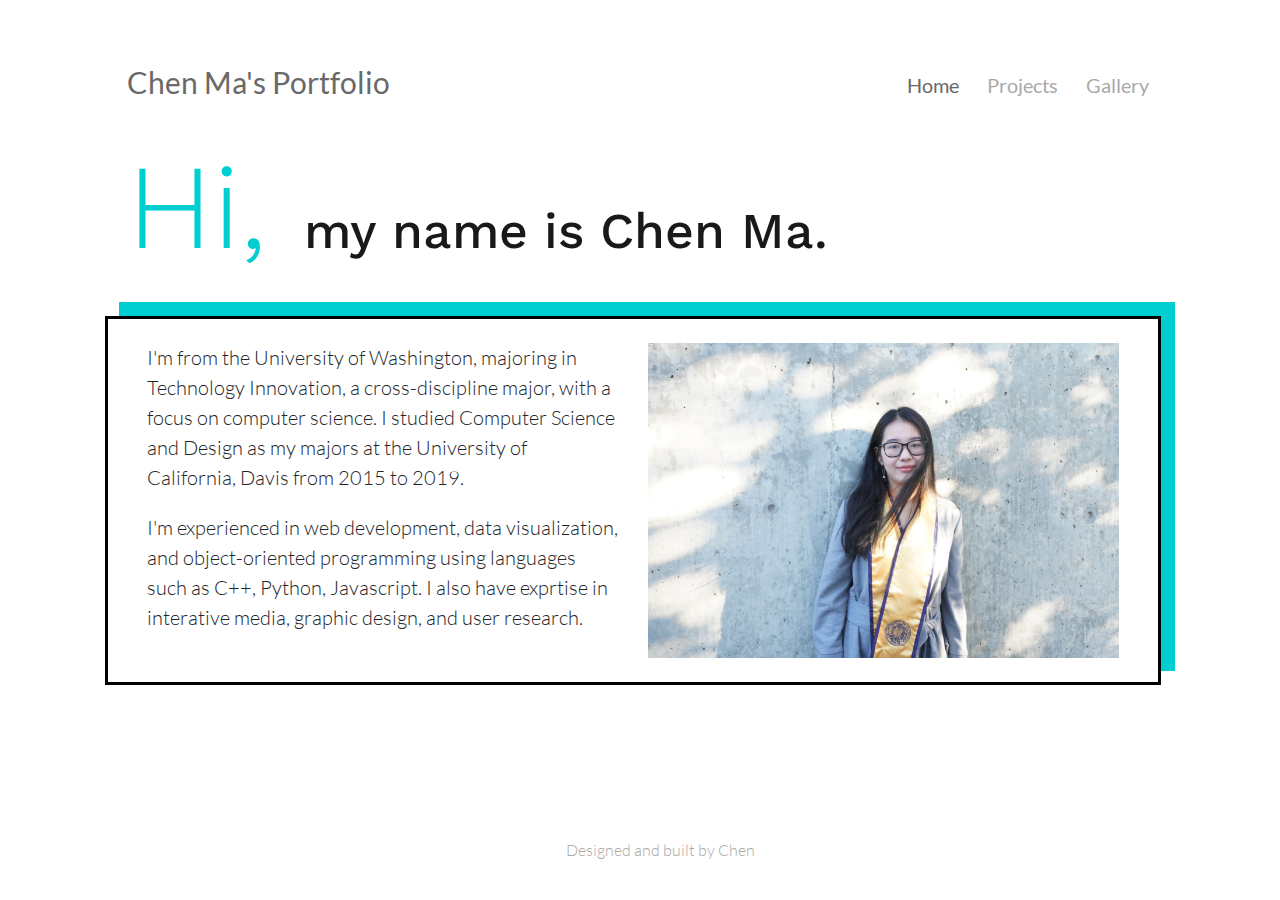
<file: index.html>
<!DOCTYPE html><html><head><meta charSet="utf-8"/><meta http-equiv="x-ua-compatible" content="ie=edge"/><meta name="viewport" content="width=device-width, initial-scale=1, shrink-to-fit=no"/><style id="typography.js">html{font-family:sans-serif;-ms-text-size-adjust:100%;-webkit-text-size-adjust:100%}body{margin:0}article,aside,details,figcaption,figure,footer,header,main,menu,nav,section,summary{display:block}audio,canvas,progress,video{display:inline-block}audio:not([controls]){display:none;height:0}progress{vertical-align:baseline}[hidden],template{display:none}a{background-color:transparent;-webkit-text-decoration-skip:objects}a:active,a:hover{outline-width:0}abbr[title]{border-bottom:none;text-decoration:underline;text-decoration:underline dotted}b,strong{font-weight:inherit;font-weight:bolder}dfn{font-style:italic}h1{font-size:2em;margin:.67em 0}mark{background-color:#ff0;color:#000}small{font-size:80%}sub,sup{font-size:75%;line-height:0;position:relative;vertical-align:baseline}sub{bottom:-.25em}sup{top:-.5em}img{border-style:none}svg:not(:root){overflow:hidden}code,kbd,pre,samp{font-family:monospace,monospace;font-size:1em}figure{margin:1em 40px}hr{box-sizing:content-box;height:0;overflow:visible}button,input,optgroup,select,textarea{font:inherit;margin:0}optgroup{font-weight:700}button,input{overflow:visible}button,select{text-transform:none}[type=reset],[type=submit],button,html [type=button]{-webkit-appearance:button}[type=button]::-moz-focus-inner,[type=reset]::-moz-focus-inner,[type=submit]::-moz-focus-inner,button::-moz-focus-inner{border-style:none;padding:0}[type=button]:-moz-focusring,[type=reset]:-moz-focusring,[type=submit]:-moz-focusring,button:-moz-focusring{outline:1px dotted ButtonText}fieldset{border:1px solid silver;margin:0 2px;padding:.35em .625em .75em}legend{box-sizing:border-box;color:inherit;display:table;max-width:100%;padding:0;white-space:normal}textarea{overflow:auto}[type=checkbox],[type=radio]{box-sizing:border-box;padding:0}[type=number]::-webkit-inner-spin-button,[type=number]::-webkit-outer-spin-button{height:auto}[type=search]{-webkit-appearance:textfield;outline-offset:-2px}[type=search]::-webkit-search-cancel-button,[type=search]::-webkit-search-decoration{-webkit-appearance:none}::-webkit-input-placeholder{color:inherit;opacity:.54}::-webkit-file-upload-button{-webkit-appearance:button;font:inherit}html{font:125%/1.45 'Quattrocento Sans',sans-serif;box-sizing:border-box;overflow-y:scroll;}*{box-sizing:inherit;}*:before{box-sizing:inherit;}*:after{box-sizing:inherit;}body{color:hsla(0,0%,0%,0.8);font-family:'Quattrocento Sans',sans-serif;font-weight:400;word-wrap:break-word;font-kerning:normal;-moz-font-feature-settings:"kern", "liga", "clig", "calt";-ms-font-feature-settings:"kern", "liga", "clig", "calt";-webkit-font-feature-settings:"kern", "liga", "clig", "calt";font-feature-settings:"kern", "liga", "clig", "calt";}img{max-width:100%;margin-left:0;margin-right:0;margin-top:0;padding-bottom:0;padding-left:0;padding-right:0;padding-top:0;margin-bottom:1.45rem;}h1{margin-left:0;margin-right:0;margin-top:0;padding-bottom:0;padding-left:0;padding-right:0;padding-top:0;margin-bottom:1.45rem;color:hsla(0,0%,0%,0.9);font-family:'Work Sans',sans-serif;font-weight:600;text-rendering:optimizeLegibility;font-size:2rem;line-height:1.1;}h2{margin-left:0;margin-right:0;margin-top:0;padding-bottom:0;padding-left:0;padding-right:0;padding-top:0;margin-bottom:1.45rem;color:hsla(0,0%,0%,0.9);font-family:'Work Sans',sans-serif;font-weight:600;text-rendering:optimizeLegibility;font-size:1.51572rem;line-height:1.1;}h3{margin-left:0;margin-right:0;margin-top:0;padding-bottom:0;padding-left:0;padding-right:0;padding-top:0;margin-bottom:1.45rem;color:hsla(0,0%,0%,0.9);font-family:'Work Sans',sans-serif;font-weight:600;text-rendering:optimizeLegibility;font-size:1.31951rem;line-height:1.1;}h4{margin-left:0;margin-right:0;margin-top:0;padding-bottom:0;padding-left:0;padding-right:0;padding-top:0;margin-bottom:1.45rem;color:hsla(0,0%,0%,0.9);font-family:'Work Sans',sans-serif;font-weight:600;text-rendering:optimizeLegibility;font-size:1rem;line-height:1.1;}h5{margin-left:0;margin-right:0;margin-top:0;padding-bottom:0;padding-left:0;padding-right:0;padding-top:0;margin-bottom:1.45rem;color:hsla(0,0%,0%,0.9);font-family:'Work Sans',sans-serif;font-weight:600;text-rendering:optimizeLegibility;font-size:0.87055rem;line-height:1.1;}h6{margin-left:0;margin-right:0;margin-top:0;padding-bottom:0;padding-left:0;padding-right:0;padding-top:0;margin-bottom:1.45rem;color:hsla(0,0%,0%,0.9);font-family:'Work Sans',sans-serif;font-weight:600;text-rendering:optimizeLegibility;font-size:0.81225rem;line-height:1.1;}hgroup{margin-left:0;margin-right:0;margin-top:0;padding-bottom:0;padding-left:0;padding-right:0;padding-top:0;margin-bottom:1.45rem;}ul{margin-left:1.45rem;margin-right:0;margin-top:0;padding-bottom:0;padding-left:0;padding-right:0;padding-top:0;margin-bottom:1.45rem;list-style-position:outside;list-style-image:none;}ol{margin-left:1.45rem;margin-right:0;margin-top:0;padding-bottom:0;padding-left:0;padding-right:0;padding-top:0;margin-bottom:1.45rem;list-style-position:outside;list-style-image:none;}dl{margin-left:0;margin-right:0;margin-top:0;padding-bottom:0;padding-left:0;padding-right:0;padding-top:0;margin-bottom:1.45rem;}dd{margin-left:0;margin-right:0;margin-top:0;padding-bottom:0;padding-left:0;padding-right:0;padding-top:0;margin-bottom:1.45rem;}p{margin-left:0;margin-right:0;margin-top:0;padding-bottom:0;padding-left:0;padding-right:0;padding-top:0;margin-bottom:1.45rem;}figure{margin-left:0;margin-right:0;margin-top:0;padding-bottom:0;padding-left:0;padding-right:0;padding-top:0;margin-bottom:1.45rem;}pre{margin-left:0;margin-right:0;margin-top:0;padding-bottom:0;padding-left:0;padding-right:0;padding-top:0;margin-bottom:1.45rem;font-size:0.85rem;line-height:1.45rem;}table{margin-left:0;margin-right:0;margin-top:0;padding-bottom:0;padding-left:0;padding-right:0;padding-top:0;margin-bottom:1.45rem;font-size:1rem;line-height:1.45rem;border-collapse:collapse;width:100%;}fieldset{margin-left:0;margin-right:0;margin-top:0;padding-bottom:0;padding-left:0;padding-right:0;padding-top:0;margin-bottom:1.45rem;}blockquote{margin-left:0;margin-right:0;margin-top:0;padding-bottom:0;padding-left:0.90625rem;padding-right:0;padding-top:0;margin-bottom:1.45rem;font-size:1.1487rem;line-height:1.45rem;border-left:0.54375rem solid #1ca086;color:hsla(0,0%,0%,0.65);font-style:italic;}form{margin-left:0;margin-right:0;margin-top:0;padding-bottom:0;padding-left:0;padding-right:0;padding-top:0;margin-bottom:1.45rem;}noscript{margin-left:0;margin-right:0;margin-top:0;padding-bottom:0;padding-left:0;padding-right:0;padding-top:0;margin-bottom:1.45rem;}iframe{margin-left:0;margin-right:0;margin-top:0;padding-bottom:0;padding-left:0;padding-right:0;padding-top:0;margin-bottom:1.45rem;}hr{margin-left:0;margin-right:0;margin-top:0;padding-bottom:0;padding-left:0;padding-right:0;padding-top:0;margin-bottom:calc(1.45rem - 1px);background:hsla(0,0%,0%,0.2);border:none;height:1px;}address{margin-left:0;margin-right:0;margin-top:0;padding-bottom:0;padding-left:0;padding-right:0;padding-top:0;margin-bottom:1.45rem;}b{font-weight:700;}strong{font-weight:700;}dt{font-weight:700;}th{font-weight:700;}li{margin-bottom:calc(1.45rem / 2);}ol li{padding-left:0;}ul li{padding-left:0;}li > ol{margin-left:1.45rem;margin-bottom:calc(1.45rem / 2);margin-top:calc(1.45rem / 2);}li > ul{margin-left:1.45rem;margin-bottom:calc(1.45rem / 2);margin-top:calc(1.45rem / 2);}blockquote *:last-child{margin-bottom:0;}li *:last-child{margin-bottom:0;}p *:last-child{margin-bottom:0;}li > p{margin-bottom:calc(1.45rem / 2);}code{font-size:0.85rem;line-height:1.45rem;}kbd{font-size:0.85rem;line-height:1.45rem;}samp{font-size:0.85rem;line-height:1.45rem;}abbr{border-bottom:1px dotted hsla(0,0%,0%,0.5);cursor:help;}acronym{border-bottom:1px dotted hsla(0,0%,0%,0.5);cursor:help;}abbr[title]{border-bottom:1px dotted hsla(0,0%,0%,0.5);cursor:help;text-decoration:none;}thead{text-align:left;}td,th{text-align:left;border-bottom:1px solid hsla(0,0%,0%,0.12);font-feature-settings:"tnum";-moz-font-feature-settings:"tnum";-ms-font-feature-settings:"tnum";-webkit-font-feature-settings:"tnum";padding-left:0.96667rem;padding-right:0.96667rem;padding-top:0.725rem;padding-bottom:calc(0.725rem - 1px);}th:first-child,td:first-child{padding-left:0;}th:last-child,td:last-child{padding-right:0;}a{color:#1ca086;text-decoration:none;text-shadow:none;background-image:none;}a:hover,a:active{text-shadow:none;background-image:none;}h1,h2,h3,h4,h5,h6{margin-top:2.175rem;margin-bottom:0.725rem;}blockquote > :last-child{margin-bottom:0;}blockquote cite{font-size:1rem;line-height:1.45rem;color:hsla(0,0%,0%,0.8);font-style:normal;font-weight:400;}blockquote cite:before{content:"— ";}@media only screen and (max-width:480px){html{font-size:106.25%;line-height:24.65px;}blockquote{border-left:0.27187rem solid #1ca086;color:hsla(0,0%,0%,0.59);padding-left:0.81563rem;font-style:italic;margin-left:-1.0875rem;margin-right:0;}}</style><style data-href="/styles.14fa35fffe460eb9bb4f.css" id="gatsby-global-css">/*!
 * Bootstrap v4.6.0 (https://getbootstrap.com/)
 * Copyright 2011-2021 The Bootstrap Authors
 * Copyright 2011-2021 Twitter, Inc.
 * Licensed under MIT (https://github.com/twbs/bootstrap/blob/main/LICENSE)
 */:root{--blue:#007bff;--indigo:#6610f2;--purple:#6f42c1;--pink:#e83e8c;--red:#dc3545;--orange:#fd7e14;--yellow:#ffc107;--green:#28a745;--teal:#20c997;--cyan:#17a2b8;--white:#fff;--gray:#6c757d;--gray-dark:#343a40;--primary:#007bff;--secondary:#6c757d;--success:#28a745;--info:#17a2b8;--warning:#ffc107;--danger:#dc3545;--light:#f8f9fa;--dark:#343a40;--breakpoint-xs:0;--breakpoint-sm:576px;--breakpoint-md:768px;--breakpoint-lg:992px;--breakpoint-xl:1200px;--font-family-sans-serif:-apple-system,BlinkMacSystemFont,"Segoe UI",Roboto,"Helvetica Neue",Arial,"Noto Sans","Liberation Sans",sans-serif,"Apple Color Emoji","Segoe UI Emoji","Segoe UI Symbol","Noto Color Emoji";--font-family-monospace:SFMono-Regular,Menlo,Monaco,Consolas,"Liberation Mono","Courier New",monospace}*,:after,:before{box-sizing:border-box}html{font-family:sans-serif;line-height:1.15;-webkit-text-size-adjust:100%;-webkit-tap-highlight-color:transparent}article,aside,figcaption,figure,footer,header,hgroup,main,nav,section{display:block}body{margin:0;font-family:-apple-system,BlinkMacSystemFont,Segoe UI,Roboto,Helvetica Neue,Arial,Noto Sans,Liberation Sans,sans-serif,Apple Color Emoji,Segoe UI Emoji,Segoe UI Symbol,Noto Color Emoji;font-size:1rem;font-weight:400;line-height:1.5;color:#212529;text-align:left;background-color:#fff}[tabindex="-1"]:focus:not(:focus-visible){outline:0!important}hr{box-sizing:content-box;height:0;overflow:visible}h1,h2,h3,h4,h5,h6{margin-top:0;margin-bottom:.5rem}p{margin-top:0;margin-bottom:1rem}abbr[data-original-title],abbr[title]{text-decoration:underline;-webkit-text-decoration:underline dotted;text-decoration:underline dotted;cursor:help;border-bottom:0;-webkit-text-decoration-skip-ink:none;text-decoration-skip-ink:none}address{font-style:normal;line-height:inherit}address,dl,ol,ul{margin-bottom:1rem}dl,ol,ul{margin-top:0}ol ol,ol ul,ul ol,ul ul{margin-bottom:0}dt{font-weight:700}dd{margin-bottom:.5rem;margin-left:0}blockquote{margin:0 0 1rem}b,strong{font-weight:bolder}small{font-size:80%}sub,sup{position:relative;font-size:75%;line-height:0;vertical-align:baseline}sub{bottom:-.25em}sup{top:-.5em}a{color:#007bff;text-decoration:none;background-color:transparent}a:hover{color:#0056b3;text-decoration:underline}a:not([href]):not([class]),a:not([href]):not([class]):hover{color:inherit;text-decoration:none}code,kbd,pre,samp{font-family:SFMono-Regular,Menlo,Monaco,Consolas,Liberation Mono,Courier New,monospace;font-size:1em}pre{margin-top:0;margin-bottom:1rem;overflow:auto;-ms-overflow-style:scrollbar}figure{margin:0 0 1rem}img{border-style:none}img,svg{vertical-align:middle}svg{overflow:hidden}table{border-collapse:collapse}caption{padding-top:.75rem;padding-bottom:.75rem;color:#6c757d;text-align:left;caption-side:bottom}th{text-align:inherit;text-align:-webkit-match-parent}label{display:inline-block;margin-bottom:.5rem}button{border-radius:0}button:focus:not(:focus-visible){outline:0}button,input,optgroup,select,textarea{margin:0;font-family:inherit;font-size:inherit;line-height:inherit}button,input{overflow:visible}button,select{text-transform:none}[role=button]{cursor:pointer}select{word-wrap:normal}[type=button],[type=reset],[type=submit],button{-webkit-appearance:button}[type=button]:not(:disabled),[type=reset]:not(:disabled),[type=submit]:not(:disabled),button:not(:disabled){cursor:pointer}[type=button]::-moz-focus-inner,[type=reset]::-moz-focus-inner,[type=submit]::-moz-focus-inner,button::-moz-focus-inner{padding:0;border-style:none}input[type=checkbox],input[type=radio]{box-sizing:border-box;padding:0}textarea{overflow:auto;resize:vertical}fieldset{min-width:0;padding:0;margin:0;border:0}legend{display:block;width:100%;max-width:100%;padding:0;margin-bottom:.5rem;font-size:1.5rem;line-height:inherit;color:inherit;white-space:normal}progress{vertical-align:baseline}[type=number]::-webkit-inner-spin-button,[type=number]::-webkit-outer-spin-button{height:auto}[type=search]{outline-offset:-2px;-webkit-appearance:none}[type=search]::-webkit-search-decoration{-webkit-appearance:none}::-webkit-file-upload-button{font:inherit;-webkit-appearance:button}output{display:inline-block}summary{display:list-item;cursor:pointer}template{display:none}[hidden]{display:none!important}.h1,.h2,.h3,.h4,.h5,.h6,h1,h2,h3,h4,h5,h6{margin-bottom:.5rem;font-weight:500;line-height:1.2}.h1,h1{font-size:2.5rem}.h2,h2{font-size:2rem}.h3,h3{font-size:1.75rem}.h4,h4{font-size:1.5rem}.h5,h5{font-size:1.25rem}.h6,h6{font-size:1rem}.lead{font-size:1.25rem;font-weight:300}.display-1{font-size:6rem}.display-1,.display-2{font-weight:300;line-height:1.2}.display-2{font-size:5.5rem}.display-3{font-size:4.5rem}.display-3,.display-4{font-weight:300;line-height:1.2}.display-4{font-size:3.5rem}hr{margin-top:1rem;margin-bottom:1rem;border:0;border-top:1px solid rgba(0,0,0,.1)}.small,small{font-size:80%;font-weight:400}.mark,mark{padding:.2em;background-color:#fcf8e3}.list-inline,.list-unstyled{padding-left:0;list-style:none}.list-inline-item{display:inline-block}.list-inline-item:not(:last-child){margin-right:.5rem}.initialism{font-size:90%;text-transform:uppercase}.blockquote{margin-bottom:1rem;font-size:1.25rem}.blockquote-footer{display:block;font-size:80%;color:#6c757d}.blockquote-footer:before{content:"\2014\A0"}.img-fluid,.img-thumbnail{max-width:100%;height:auto}.img-thumbnail{padding:.25rem;background-color:#fff;border:1px solid #dee2e6;border-radius:.25rem}.figure{display:inline-block}.figure-img{margin-bottom:.5rem;line-height:1}.figure-caption{font-size:90%;color:#6c757d}code{font-size:87.5%;color:#e83e8c;word-wrap:break-word}a>code{color:inherit}kbd{padding:.2rem .4rem;font-size:87.5%;color:#fff;background-color:#212529;border-radius:.2rem}kbd kbd{padding:0;font-size:100%;font-weight:700}pre{display:block;font-size:87.5%;color:#212529}pre code{font-size:inherit;color:inherit;word-break:normal}.pre-scrollable{max-height:340px;overflow-y:scroll}.container,.container-fluid,.container-lg,.container-md,.container-sm,.container-xl{width:100%;padding-right:15px;padding-left:15px;margin-right:auto;margin-left:auto}@media (min-width:576px){.container,.container-sm{max-width:540px}}@media (min-width:768px){.container,.container-md,.container-sm{max-width:720px}}@media (min-width:992px){.container,.container-lg,.container-md,.container-sm{max-width:960px}}@media (min-width:1200px){.container,.container-lg,.container-md,.container-sm,.container-xl{max-width:1140px}}.row{display:flex;flex-wrap:wrap;margin-right:-15px;margin-left:-15px}.no-gutters{margin-right:0;margin-left:0}.no-gutters>.col,.no-gutters>[class*=col-]{padding-right:0;padding-left:0}.col,.col-1,.col-2,.col-3,.col-4,.col-5,.col-6,.col-7,.col-8,.col-9,.col-10,.col-11,.col-12,.col-auto,.col-lg,.col-lg-1,.col-lg-2,.col-lg-3,.col-lg-4,.col-lg-5,.col-lg-6,.col-lg-7,.col-lg-8,.col-lg-9,.col-lg-10,.col-lg-11,.col-lg-12,.col-lg-auto,.col-md,.col-md-1,.col-md-2,.col-md-3,.col-md-4,.col-md-5,.col-md-6,.col-md-7,.col-md-8,.col-md-9,.col-md-10,.col-md-11,.col-md-12,.col-md-auto,.col-sm,.col-sm-1,.col-sm-2,.col-sm-3,.col-sm-4,.col-sm-5,.col-sm-6,.col-sm-7,.col-sm-8,.col-sm-9,.col-sm-10,.col-sm-11,.col-sm-12,.col-sm-auto,.col-xl,.col-xl-1,.col-xl-2,.col-xl-3,.col-xl-4,.col-xl-5,.col-xl-6,.col-xl-7,.col-xl-8,.col-xl-9,.col-xl-10,.col-xl-11,.col-xl-12,.col-xl-auto{position:relative;width:100%;padding-right:15px;padding-left:15px}.col{flex-basis:0;flex-grow:1;max-width:100%}.row-cols-1>*{flex:0 0 100%;max-width:100%}.row-cols-2>*{flex:0 0 50%;max-width:50%}.row-cols-3>*{flex:0 0 33.333333%;max-width:33.333333%}.row-cols-4>*{flex:0 0 25%;max-width:25%}.row-cols-5>*{flex:0 0 20%;max-width:20%}.row-cols-6>*{flex:0 0 16.666667%;max-width:16.666667%}.col-auto{flex:0 0 auto;width:auto;max-width:100%}.col-1{flex:0 0 8.333333%;max-width:8.333333%}.col-2{flex:0 0 16.666667%;max-width:16.666667%}.col-3{flex:0 0 25%;max-width:25%}.col-4{flex:0 0 33.333333%;max-width:33.333333%}.col-5{flex:0 0 41.666667%;max-width:41.666667%}.col-6{flex:0 0 50%;max-width:50%}.col-7{flex:0 0 58.333333%;max-width:58.333333%}.col-8{flex:0 0 66.666667%;max-width:66.666667%}.col-9{flex:0 0 75%;max-width:75%}.col-10{flex:0 0 83.333333%;max-width:83.333333%}.col-11{flex:0 0 91.666667%;max-width:91.666667%}.col-12{flex:0 0 100%;max-width:100%}.order-first{order:-1}.order-last{order:13}.order-0{order:0}.order-1{order:1}.order-2{order:2}.order-3{order:3}.order-4{order:4}.order-5{order:5}.order-6{order:6}.order-7{order:7}.order-8{order:8}.order-9{order:9}.order-10{order:10}.order-11{order:11}.order-12{order:12}.offset-1{margin-left:8.333333%}.offset-2{margin-left:16.666667%}.offset-3{margin-left:25%}.offset-4{margin-left:33.333333%}.offset-5{margin-left:41.666667%}.offset-6{margin-left:50%}.offset-7{margin-left:58.333333%}.offset-8{margin-left:66.666667%}.offset-9{margin-left:75%}.offset-10{margin-left:83.333333%}.offset-11{margin-left:91.666667%}@media (min-width:576px){.col-sm{flex-basis:0;flex-grow:1;max-width:100%}.row-cols-sm-1>*{flex:0 0 100%;max-width:100%}.row-cols-sm-2>*{flex:0 0 50%;max-width:50%}.row-cols-sm-3>*{flex:0 0 33.333333%;max-width:33.333333%}.row-cols-sm-4>*{flex:0 0 25%;max-width:25%}.row-cols-sm-5>*{flex:0 0 20%;max-width:20%}.row-cols-sm-6>*{flex:0 0 16.666667%;max-width:16.666667%}.col-sm-auto{flex:0 0 auto;width:auto;max-width:100%}.col-sm-1{flex:0 0 8.333333%;max-width:8.333333%}.col-sm-2{flex:0 0 16.666667%;max-width:16.666667%}.col-sm-3{flex:0 0 25%;max-width:25%}.col-sm-4{flex:0 0 33.333333%;max-width:33.333333%}.col-sm-5{flex:0 0 41.666667%;max-width:41.666667%}.col-sm-6{flex:0 0 50%;max-width:50%}.col-sm-7{flex:0 0 58.333333%;max-width:58.333333%}.col-sm-8{flex:0 0 66.666667%;max-width:66.666667%}.col-sm-9{flex:0 0 75%;max-width:75%}.col-sm-10{flex:0 0 83.333333%;max-width:83.333333%}.col-sm-11{flex:0 0 91.666667%;max-width:91.666667%}.col-sm-12{flex:0 0 100%;max-width:100%}.order-sm-first{order:-1}.order-sm-last{order:13}.order-sm-0{order:0}.order-sm-1{order:1}.order-sm-2{order:2}.order-sm-3{order:3}.order-sm-4{order:4}.order-sm-5{order:5}.order-sm-6{order:6}.order-sm-7{order:7}.order-sm-8{order:8}.order-sm-9{order:9}.order-sm-10{order:10}.order-sm-11{order:11}.order-sm-12{order:12}.offset-sm-0{margin-left:0}.offset-sm-1{margin-left:8.333333%}.offset-sm-2{margin-left:16.666667%}.offset-sm-3{margin-left:25%}.offset-sm-4{margin-left:33.333333%}.offset-sm-5{margin-left:41.666667%}.offset-sm-6{margin-left:50%}.offset-sm-7{margin-left:58.333333%}.offset-sm-8{margin-left:66.666667%}.offset-sm-9{margin-left:75%}.offset-sm-10{margin-left:83.333333%}.offset-sm-11{margin-left:91.666667%}}@media (min-width:768px){.col-md{flex-basis:0;flex-grow:1;max-width:100%}.row-cols-md-1>*{flex:0 0 100%;max-width:100%}.row-cols-md-2>*{flex:0 0 50%;max-width:50%}.row-cols-md-3>*{flex:0 0 33.333333%;max-width:33.333333%}.row-cols-md-4>*{flex:0 0 25%;max-width:25%}.row-cols-md-5>*{flex:0 0 20%;max-width:20%}.row-cols-md-6>*{flex:0 0 16.666667%;max-width:16.666667%}.col-md-auto{flex:0 0 auto;width:auto;max-width:100%}.col-md-1{flex:0 0 8.333333%;max-width:8.333333%}.col-md-2{flex:0 0 16.666667%;max-width:16.666667%}.col-md-3{flex:0 0 25%;max-width:25%}.col-md-4{flex:0 0 33.333333%;max-width:33.333333%}.col-md-5{flex:0 0 41.666667%;max-width:41.666667%}.col-md-6{flex:0 0 50%;max-width:50%}.col-md-7{flex:0 0 58.333333%;max-width:58.333333%}.col-md-8{flex:0 0 66.666667%;max-width:66.666667%}.col-md-9{flex:0 0 75%;max-width:75%}.col-md-10{flex:0 0 83.333333%;max-width:83.333333%}.col-md-11{flex:0 0 91.666667%;max-width:91.666667%}.col-md-12{flex:0 0 100%;max-width:100%}.order-md-first{order:-1}.order-md-last{order:13}.order-md-0{order:0}.order-md-1{order:1}.order-md-2{order:2}.order-md-3{order:3}.order-md-4{order:4}.order-md-5{order:5}.order-md-6{order:6}.order-md-7{order:7}.order-md-8{order:8}.order-md-9{order:9}.order-md-10{order:10}.order-md-11{order:11}.order-md-12{order:12}.offset-md-0{margin-left:0}.offset-md-1{margin-left:8.333333%}.offset-md-2{margin-left:16.666667%}.offset-md-3{margin-left:25%}.offset-md-4{margin-left:33.333333%}.offset-md-5{margin-left:41.666667%}.offset-md-6{margin-left:50%}.offset-md-7{margin-left:58.333333%}.offset-md-8{margin-left:66.666667%}.offset-md-9{margin-left:75%}.offset-md-10{margin-left:83.333333%}.offset-md-11{margin-left:91.666667%}}@media (min-width:992px){.col-lg{flex-basis:0;flex-grow:1;max-width:100%}.row-cols-lg-1>*{flex:0 0 100%;max-width:100%}.row-cols-lg-2>*{flex:0 0 50%;max-width:50%}.row-cols-lg-3>*{flex:0 0 33.333333%;max-width:33.333333%}.row-cols-lg-4>*{flex:0 0 25%;max-width:25%}.row-cols-lg-5>*{flex:0 0 20%;max-width:20%}.row-cols-lg-6>*{flex:0 0 16.666667%;max-width:16.666667%}.col-lg-auto{flex:0 0 auto;width:auto;max-width:100%}.col-lg-1{flex:0 0 8.333333%;max-width:8.333333%}.col-lg-2{flex:0 0 16.666667%;max-width:16.666667%}.col-lg-3{flex:0 0 25%;max-width:25%}.col-lg-4{flex:0 0 33.333333%;max-width:33.333333%}.col-lg-5{flex:0 0 41.666667%;max-width:41.666667%}.col-lg-6{flex:0 0 50%;max-width:50%}.col-lg-7{flex:0 0 58.333333%;max-width:58.333333%}.col-lg-8{flex:0 0 66.666667%;max-width:66.666667%}.col-lg-9{flex:0 0 75%;max-width:75%}.col-lg-10{flex:0 0 83.333333%;max-width:83.333333%}.col-lg-11{flex:0 0 91.666667%;max-width:91.666667%}.col-lg-12{flex:0 0 100%;max-width:100%}.order-lg-first{order:-1}.order-lg-last{order:13}.order-lg-0{order:0}.order-lg-1{order:1}.order-lg-2{order:2}.order-lg-3{order:3}.order-lg-4{order:4}.order-lg-5{order:5}.order-lg-6{order:6}.order-lg-7{order:7}.order-lg-8{order:8}.order-lg-9{order:9}.order-lg-10{order:10}.order-lg-11{order:11}.order-lg-12{order:12}.offset-lg-0{margin-left:0}.offset-lg-1{margin-left:8.333333%}.offset-lg-2{margin-left:16.666667%}.offset-lg-3{margin-left:25%}.offset-lg-4{margin-left:33.333333%}.offset-lg-5{margin-left:41.666667%}.offset-lg-6{margin-left:50%}.offset-lg-7{margin-left:58.333333%}.offset-lg-8{margin-left:66.666667%}.offset-lg-9{margin-left:75%}.offset-lg-10{margin-left:83.333333%}.offset-lg-11{margin-left:91.666667%}}@media (min-width:1200px){.col-xl{flex-basis:0;flex-grow:1;max-width:100%}.row-cols-xl-1>*{flex:0 0 100%;max-width:100%}.row-cols-xl-2>*{flex:0 0 50%;max-width:50%}.row-cols-xl-3>*{flex:0 0 33.333333%;max-width:33.333333%}.row-cols-xl-4>*{flex:0 0 25%;max-width:25%}.row-cols-xl-5>*{flex:0 0 20%;max-width:20%}.row-cols-xl-6>*{flex:0 0 16.666667%;max-width:16.666667%}.col-xl-auto{flex:0 0 auto;width:auto;max-width:100%}.col-xl-1{flex:0 0 8.333333%;max-width:8.333333%}.col-xl-2{flex:0 0 16.666667%;max-width:16.666667%}.col-xl-3{flex:0 0 25%;max-width:25%}.col-xl-4{flex:0 0 33.333333%;max-width:33.333333%}.col-xl-5{flex:0 0 41.666667%;max-width:41.666667%}.col-xl-6{flex:0 0 50%;max-width:50%}.col-xl-7{flex:0 0 58.333333%;max-width:58.333333%}.col-xl-8{flex:0 0 66.666667%;max-width:66.666667%}.col-xl-9{flex:0 0 75%;max-width:75%}.col-xl-10{flex:0 0 83.333333%;max-width:83.333333%}.col-xl-11{flex:0 0 91.666667%;max-width:91.666667%}.col-xl-12{flex:0 0 100%;max-width:100%}.order-xl-first{order:-1}.order-xl-last{order:13}.order-xl-0{order:0}.order-xl-1{order:1}.order-xl-2{order:2}.order-xl-3{order:3}.order-xl-4{order:4}.order-xl-5{order:5}.order-xl-6{order:6}.order-xl-7{order:7}.order-xl-8{order:8}.order-xl-9{order:9}.order-xl-10{order:10}.order-xl-11{order:11}.order-xl-12{order:12}.offset-xl-0{margin-left:0}.offset-xl-1{margin-left:8.333333%}.offset-xl-2{margin-left:16.666667%}.offset-xl-3{margin-left:25%}.offset-xl-4{margin-left:33.333333%}.offset-xl-5{margin-left:41.666667%}.offset-xl-6{margin-left:50%}.offset-xl-7{margin-left:58.333333%}.offset-xl-8{margin-left:66.666667%}.offset-xl-9{margin-left:75%}.offset-xl-10{margin-left:83.333333%}.offset-xl-11{margin-left:91.666667%}}.table{width:100%;margin-bottom:1rem;color:#212529}.table td,.table th{padding:.75rem;vertical-align:top;border-top:1px solid #dee2e6}.table thead th{vertical-align:bottom;border-bottom:2px solid #dee2e6}.table tbody+tbody{border-top:2px solid #dee2e6}.table-sm td,.table-sm th{padding:.3rem}.table-bordered,.table-bordered td,.table-bordered th{border:1px solid #dee2e6}.table-bordered thead td,.table-bordered thead th{border-bottom-width:2px}.table-borderless tbody+tbody,.table-borderless td,.table-borderless th,.table-borderless thead th{border:0}.table-striped tbody tr:nth-of-type(odd){background-color:rgba(0,0,0,.05)}.table-hover tbody tr:hover{color:#212529;background-color:rgba(0,0,0,.075)}.table-primary,.table-primary>td,.table-primary>th{background-color:#b8daff}.table-primary tbody+tbody,.table-primary td,.table-primary th,.table-primary thead th{border-color:#7abaff}.table-hover .table-primary:hover,.table-hover .table-primary:hover>td,.table-hover .table-primary:hover>th{background-color:#9fcdff}.table-secondary,.table-secondary>td,.table-secondary>th{background-color:#d6d8db}.table-secondary tbody+tbody,.table-secondary td,.table-secondary th,.table-secondary thead th{border-color:#b3b7bb}.table-hover .table-secondary:hover,.table-hover .table-secondary:hover>td,.table-hover .table-secondary:hover>th{background-color:#c8cbcf}.table-success,.table-success>td,.table-success>th{background-color:#c3e6cb}.table-success tbody+tbody,.table-success td,.table-success th,.table-success thead th{border-color:#8fd19e}.table-hover .table-success:hover,.table-hover .table-success:hover>td,.table-hover .table-success:hover>th{background-color:#b1dfbb}.table-info,.table-info>td,.table-info>th{background-color:#bee5eb}.table-info tbody+tbody,.table-info td,.table-info th,.table-info thead th{border-color:#86cfda}.table-hover .table-info:hover,.table-hover .table-info:hover>td,.table-hover .table-info:hover>th{background-color:#abdde5}.table-warning,.table-warning>td,.table-warning>th{background-color:#ffeeba}.table-warning tbody+tbody,.table-warning td,.table-warning th,.table-warning thead th{border-color:#ffdf7e}.table-hover .table-warning:hover,.table-hover .table-warning:hover>td,.table-hover .table-warning:hover>th{background-color:#ffe8a1}.table-danger,.table-danger>td,.table-danger>th{background-color:#f5c6cb}.table-danger tbody+tbody,.table-danger td,.table-danger th,.table-danger thead th{border-color:#ed969e}.table-hover .table-danger:hover,.table-hover .table-danger:hover>td,.table-hover .table-danger:hover>th{background-color:#f1b0b7}.table-light,.table-light>td,.table-light>th{background-color:#fdfdfe}.table-light tbody+tbody,.table-light td,.table-light th,.table-light thead th{border-color:#fbfcfc}.table-hover .table-light:hover,.table-hover .table-light:hover>td,.table-hover .table-light:hover>th{background-color:#ececf6}.table-dark,.table-dark>td,.table-dark>th{background-color:#c6c8ca}.table-dark tbody+tbody,.table-dark td,.table-dark th,.table-dark thead th{border-color:#95999c}.table-hover .table-dark:hover,.table-hover .table-dark:hover>td,.table-hover .table-dark:hover>th{background-color:#b9bbbe}.table-active,.table-active>td,.table-active>th,.table-hover .table-active:hover,.table-hover .table-active:hover>td,.table-hover .table-active:hover>th{background-color:rgba(0,0,0,.075)}.table .thead-dark th{color:#fff;background-color:#343a40;border-color:#454d55}.table .thead-light th{color:#495057;background-color:#e9ecef;border-color:#dee2e6}.table-dark{color:#fff;background-color:#343a40}.table-dark td,.table-dark th,.table-dark thead th{border-color:#454d55}.table-dark.table-bordered{border:0}.table-dark.table-striped tbody tr:nth-of-type(odd){background-color:hsla(0,0%,100%,.05)}.table-dark.table-hover tbody tr:hover{color:#fff;background-color:hsla(0,0%,100%,.075)}@media (max-width:575.98px){.table-responsive-sm{display:block;width:100%;overflow-x:auto;-webkit-overflow-scrolling:touch}.table-responsive-sm>.table-bordered{border:0}}@media (max-width:767.98px){.table-responsive-md{display:block;width:100%;overflow-x:auto;-webkit-overflow-scrolling:touch}.table-responsive-md>.table-bordered{border:0}}@media (max-width:991.98px){.table-responsive-lg{display:block;width:100%;overflow-x:auto;-webkit-overflow-scrolling:touch}.table-responsive-lg>.table-bordered{border:0}}@media (max-width:1199.98px){.table-responsive-xl{display:block;width:100%;overflow-x:auto;-webkit-overflow-scrolling:touch}.table-responsive-xl>.table-bordered{border:0}}.table-responsive{display:block;width:100%;overflow-x:auto;-webkit-overflow-scrolling:touch}.table-responsive>.table-bordered{border:0}.form-control{display:block;width:100%;height:calc(1.5em + .75rem + 2px);padding:.375rem .75rem;font-size:1rem;font-weight:400;line-height:1.5;color:#495057;background-color:#fff;background-clip:padding-box;border:1px solid #ced4da;border-radius:.25rem;transition:border-color .15s ease-in-out,box-shadow .15s ease-in-out}@media (prefers-reduced-motion:reduce){.form-control{transition:none}}.form-control::-ms-expand{background-color:transparent;border:0}.form-control:-moz-focusring{color:transparent;text-shadow:0 0 0 #495057}.form-control:focus{color:#495057;background-color:#fff;border-color:#80bdff;outline:0;box-shadow:0 0 0 .2rem rgba(0,123,255,.25)}.form-control:-ms-input-placeholder{color:#6c757d;opacity:1}.form-control::placeholder{color:#6c757d;opacity:1}.form-control:disabled,.form-control[readonly]{background-color:#e9ecef;opacity:1}input[type=date].form-control,input[type=datetime-local].form-control,input[type=month].form-control,input[type=time].form-control{-webkit-appearance:none;-moz-appearance:none;appearance:none}select.form-control:focus::-ms-value{color:#495057;background-color:#fff}.form-control-file,.form-control-range{display:block;width:100%}.col-form-label{padding-top:calc(.375rem + 1px);padding-bottom:calc(.375rem + 1px);margin-bottom:0;font-size:inherit;line-height:1.5}.col-form-label-lg{padding-top:calc(.5rem + 1px);padding-bottom:calc(.5rem + 1px);font-size:1.25rem;line-height:1.5}.col-form-label-sm{padding-top:calc(.25rem + 1px);padding-bottom:calc(.25rem + 1px);font-size:.875rem;line-height:1.5}.form-control-plaintext{display:block;width:100%;padding:.375rem 0;margin-bottom:0;font-size:1rem;line-height:1.5;color:#212529;background-color:transparent;border:solid transparent;border-width:1px 0}.form-control-plaintext.form-control-lg,.form-control-plaintext.form-control-sm{padding-right:0;padding-left:0}.form-control-sm{height:calc(1.5em + .5rem + 2px);padding:.25rem .5rem;font-size:.875rem;line-height:1.5;border-radius:.2rem}.form-control-lg{height:calc(1.5em + 1rem + 2px);padding:.5rem 1rem;font-size:1.25rem;line-height:1.5;border-radius:.3rem}select.form-control[multiple],select.form-control[size],textarea.form-control{height:auto}.form-group{margin-bottom:1rem}.form-text{display:block;margin-top:.25rem}.form-row{display:flex;flex-wrap:wrap;margin-right:-5px;margin-left:-5px}.form-row>.col,.form-row>[class*=col-]{padding-right:5px;padding-left:5px}.form-check{position:relative;display:block;padding-left:1.25rem}.form-check-input{position:absolute;margin-top:.3rem;margin-left:-1.25rem}.form-check-input:disabled~.form-check-label,.form-check-input[disabled]~.form-check-label{color:#6c757d}.form-check-label{margin-bottom:0}.form-check-inline{display:inline-flex;align-items:center;padding-left:0;margin-right:.75rem}.form-check-inline .form-check-input{position:static;margin-top:0;margin-right:.3125rem;margin-left:0}.valid-feedback{display:none;width:100%;margin-top:.25rem;font-size:80%;color:#28a745}.valid-tooltip{position:absolute;top:100%;left:0;z-index:5;display:none;max-width:100%;padding:.25rem .5rem;margin-top:.1rem;font-size:.875rem;line-height:1.5;color:#fff;background-color:rgba(40,167,69,.9);border-radius:.25rem}.form-row>.col>.valid-tooltip,.form-row>[class*=col-]>.valid-tooltip{left:5px}.is-valid~.valid-feedback,.is-valid~.valid-tooltip,.was-validated :valid~.valid-feedback,.was-validated :valid~.valid-tooltip{display:block}.form-control.is-valid,.was-validated .form-control:valid{border-color:#28a745;padding-right:calc(1.5em + .75rem);background-image:url("data:image/svg+xml;charset=utf-8,%3Csvg xmlns='http://www.w3.org/2000/svg' width='8' height='8' viewBox='0 0 8 8'%3E%3Cpath fill='%2328a745' d='M2.3 6.73L.6 4.53c-.4-1.04.46-1.4 1.1-.8l1.1 1.4 3.4-3.8c.6-.63 1.6-.27 1.2.7l-4 4.6c-.43.5-.8.4-1.1.1z'/%3E%3C/svg%3E");background-repeat:no-repeat;background-position:right calc(.375em + .1875rem) center;background-size:calc(.75em + .375rem) calc(.75em + .375rem)}.form-control.is-valid:focus,.was-validated .form-control:valid:focus{border-color:#28a745;box-shadow:0 0 0 .2rem rgba(40,167,69,.25)}.was-validated textarea.form-control:valid,textarea.form-control.is-valid{padding-right:calc(1.5em + .75rem);background-position:top calc(.375em + .1875rem) right calc(.375em + .1875rem)}.custom-select.is-valid,.was-validated .custom-select:valid{border-color:#28a745;padding-right:calc(.75em + 2.3125rem);background:url("data:image/svg+xml;charset=utf-8,%3Csvg xmlns='http://www.w3.org/2000/svg' width='4' height='5' viewBox='0 0 4 5'%3E%3Cpath fill='%23343a40' d='M2 0L0 2h4zm0 5L0 3h4z'/%3E%3C/svg%3E") right .75rem center/8px 10px no-repeat,#fff url("data:image/svg+xml;charset=utf-8,%3Csvg xmlns='http://www.w3.org/2000/svg' width='8' height='8' viewBox='0 0 8 8'%3E%3Cpath fill='%2328a745' d='M2.3 6.73L.6 4.53c-.4-1.04.46-1.4 1.1-.8l1.1 1.4 3.4-3.8c.6-.63 1.6-.27 1.2.7l-4 4.6c-.43.5-.8.4-1.1.1z'/%3E%3C/svg%3E") center right 1.75rem/calc(.75em + .375rem) calc(.75em + .375rem) no-repeat}.custom-select.is-valid:focus,.was-validated .custom-select:valid:focus{border-color:#28a745;box-shadow:0 0 0 .2rem rgba(40,167,69,.25)}.form-check-input.is-valid~.form-check-label,.was-validated .form-check-input:valid~.form-check-label{color:#28a745}.form-check-input.is-valid~.valid-feedback,.form-check-input.is-valid~.valid-tooltip,.was-validated .form-check-input:valid~.valid-feedback,.was-validated .form-check-input:valid~.valid-tooltip{display:block}.custom-control-input.is-valid~.custom-control-label,.was-validated .custom-control-input:valid~.custom-control-label{color:#28a745}.custom-control-input.is-valid~.custom-control-label:before,.was-validated .custom-control-input:valid~.custom-control-label:before{border-color:#28a745}.custom-control-input.is-valid:checked~.custom-control-label:before,.was-validated .custom-control-input:valid:checked~.custom-control-label:before{border-color:#34ce57;background-color:#34ce57}.custom-control-input.is-valid:focus~.custom-control-label:before,.was-validated .custom-control-input:valid:focus~.custom-control-label:before{box-shadow:0 0 0 .2rem rgba(40,167,69,.25)}.custom-control-input.is-valid:focus:not(:checked)~.custom-control-label:before,.custom-file-input.is-valid~.custom-file-label,.was-validated .custom-control-input:valid:focus:not(:checked)~.custom-control-label:before,.was-validated .custom-file-input:valid~.custom-file-label{border-color:#28a745}.custom-file-input.is-valid:focus~.custom-file-label,.was-validated .custom-file-input:valid:focus~.custom-file-label{border-color:#28a745;box-shadow:0 0 0 .2rem rgba(40,167,69,.25)}.invalid-feedback{display:none;width:100%;margin-top:.25rem;font-size:80%;color:#dc3545}.invalid-tooltip{position:absolute;top:100%;left:0;z-index:5;display:none;max-width:100%;padding:.25rem .5rem;margin-top:.1rem;font-size:.875rem;line-height:1.5;color:#fff;background-color:rgba(220,53,69,.9);border-radius:.25rem}.form-row>.col>.invalid-tooltip,.form-row>[class*=col-]>.invalid-tooltip{left:5px}.is-invalid~.invalid-feedback,.is-invalid~.invalid-tooltip,.was-validated :invalid~.invalid-feedback,.was-validated :invalid~.invalid-tooltip{display:block}.form-control.is-invalid,.was-validated .form-control:invalid{border-color:#dc3545;padding-right:calc(1.5em + .75rem);background-image:url("data:image/svg+xml;charset=utf-8,%3Csvg xmlns='http://www.w3.org/2000/svg' width='12' height='12' fill='none' stroke='%23dc3545' viewBox='0 0 12 12'%3E%3Ccircle cx='6' cy='6' r='4.5'/%3E%3Cpath stroke-linejoin='round' d='M5.8 3.6h.4L6 6.5z'/%3E%3Ccircle cx='6' cy='8.2' r='.6' fill='%23dc3545' stroke='none'/%3E%3C/svg%3E");background-repeat:no-repeat;background-position:right calc(.375em + .1875rem) center;background-size:calc(.75em + .375rem) calc(.75em + .375rem)}.form-control.is-invalid:focus,.was-validated .form-control:invalid:focus{border-color:#dc3545;box-shadow:0 0 0 .2rem rgba(220,53,69,.25)}.was-validated textarea.form-control:invalid,textarea.form-control.is-invalid{padding-right:calc(1.5em + .75rem);background-position:top calc(.375em + .1875rem) right calc(.375em + .1875rem)}.custom-select.is-invalid,.was-validated .custom-select:invalid{border-color:#dc3545;padding-right:calc(.75em + 2.3125rem);background:url("data:image/svg+xml;charset=utf-8,%3Csvg xmlns='http://www.w3.org/2000/svg' width='4' height='5' viewBox='0 0 4 5'%3E%3Cpath fill='%23343a40' d='M2 0L0 2h4zm0 5L0 3h4z'/%3E%3C/svg%3E") right .75rem center/8px 10px no-repeat,#fff url("data:image/svg+xml;charset=utf-8,%3Csvg xmlns='http://www.w3.org/2000/svg' width='12' height='12' fill='none' stroke='%23dc3545' viewBox='0 0 12 12'%3E%3Ccircle cx='6' cy='6' r='4.5'/%3E%3Cpath stroke-linejoin='round' d='M5.8 3.6h.4L6 6.5z'/%3E%3Ccircle cx='6' cy='8.2' r='.6' fill='%23dc3545' stroke='none'/%3E%3C/svg%3E") center right 1.75rem/calc(.75em + .375rem) calc(.75em + .375rem) no-repeat}.custom-select.is-invalid:focus,.was-validated .custom-select:invalid:focus{border-color:#dc3545;box-shadow:0 0 0 .2rem rgba(220,53,69,.25)}.form-check-input.is-invalid~.form-check-label,.was-validated .form-check-input:invalid~.form-check-label{color:#dc3545}.form-check-input.is-invalid~.invalid-feedback,.form-check-input.is-invalid~.invalid-tooltip,.was-validated .form-check-input:invalid~.invalid-feedback,.was-validated .form-check-input:invalid~.invalid-tooltip{display:block}.custom-control-input.is-invalid~.custom-control-label,.was-validated .custom-control-input:invalid~.custom-control-label{color:#dc3545}.custom-control-input.is-invalid~.custom-control-label:before,.was-validated .custom-control-input:invalid~.custom-control-label:before{border-color:#dc3545}.custom-control-input.is-invalid:checked~.custom-control-label:before,.was-validated .custom-control-input:invalid:checked~.custom-control-label:before{border-color:#e4606d;background-color:#e4606d}.custom-control-input.is-invalid:focus~.custom-control-label:before,.was-validated .custom-control-input:invalid:focus~.custom-control-label:before{box-shadow:0 0 0 .2rem rgba(220,53,69,.25)}.custom-control-input.is-invalid:focus:not(:checked)~.custom-control-label:before,.custom-file-input.is-invalid~.custom-file-label,.was-validated .custom-control-input:invalid:focus:not(:checked)~.custom-control-label:before,.was-validated .custom-file-input:invalid~.custom-file-label{border-color:#dc3545}.custom-file-input.is-invalid:focus~.custom-file-label,.was-validated .custom-file-input:invalid:focus~.custom-file-label{border-color:#dc3545;box-shadow:0 0 0 .2rem rgba(220,53,69,.25)}.form-inline{display:flex;flex-flow:row wrap;align-items:center}.form-inline .form-check{width:100%}@media (min-width:576px){.form-inline label{justify-content:center}.form-inline .form-group,.form-inline label{display:flex;align-items:center;margin-bottom:0}.form-inline .form-group{flex:0 0 auto;flex-flow:row wrap}.form-inline .form-control{display:inline-block;width:auto;vertical-align:middle}.form-inline .form-control-plaintext{display:inline-block}.form-inline .custom-select,.form-inline .input-group{width:auto}.form-inline .form-check{display:flex;align-items:center;justify-content:center;width:auto;padding-left:0}.form-inline .form-check-input{position:relative;flex-shrink:0;margin-top:0;margin-right:.25rem;margin-left:0}.form-inline .custom-control{align-items:center;justify-content:center}.form-inline .custom-control-label{margin-bottom:0}}.btn{display:inline-block;font-weight:400;color:#212529;text-align:center;vertical-align:middle;-webkit-user-select:none;-ms-user-select:none;user-select:none;background-color:transparent;border:1px solid transparent;padding:.375rem .75rem;font-size:1rem;line-height:1.5;border-radius:.25rem;transition:color .15s ease-in-out,background-color .15s ease-in-out,border-color .15s ease-in-out,box-shadow .15s ease-in-out}@media (prefers-reduced-motion:reduce){.btn{transition:none}}.btn:hover{color:#212529;text-decoration:none}.btn.focus,.btn:focus{outline:0;box-shadow:0 0 0 .2rem rgba(0,123,255,.25)}.btn.disabled,.btn:disabled{opacity:.65}.btn:not(:disabled):not(.disabled){cursor:pointer}a.btn.disabled,fieldset:disabled a.btn{pointer-events:none}.btn-primary{color:#fff;background-color:#007bff;border-color:#007bff}.btn-primary.focus,.btn-primary:focus,.btn-primary:hover{color:#fff;background-color:#0069d9;border-color:#0062cc}.btn-primary.focus,.btn-primary:focus{box-shadow:0 0 0 .2rem rgba(38,143,255,.5)}.btn-primary.disabled,.btn-primary:disabled{color:#fff;background-color:#007bff;border-color:#007bff}.btn-primary:not(:disabled):not(.disabled).active,.btn-primary:not(:disabled):not(.disabled):active,.show>.btn-primary.dropdown-toggle{color:#fff;background-color:#0062cc;border-color:#005cbf}.btn-primary:not(:disabled):not(.disabled).active:focus,.btn-primary:not(:disabled):not(.disabled):active:focus,.show>.btn-primary.dropdown-toggle:focus{box-shadow:0 0 0 .2rem rgba(38,143,255,.5)}.btn-secondary{color:#fff;background-color:#6c757d;border-color:#6c757d}.btn-secondary.focus,.btn-secondary:focus,.btn-secondary:hover{color:#fff;background-color:#5a6268;border-color:#545b62}.btn-secondary.focus,.btn-secondary:focus{box-shadow:0 0 0 .2rem rgba(130,138,145,.5)}.btn-secondary.disabled,.btn-secondary:disabled{color:#fff;background-color:#6c757d;border-color:#6c757d}.btn-secondary:not(:disabled):not(.disabled).active,.btn-secondary:not(:disabled):not(.disabled):active,.show>.btn-secondary.dropdown-toggle{color:#fff;background-color:#545b62;border-color:#4e555b}.btn-secondary:not(:disabled):not(.disabled).active:focus,.btn-secondary:not(:disabled):not(.disabled):active:focus,.show>.btn-secondary.dropdown-toggle:focus{box-shadow:0 0 0 .2rem rgba(130,138,145,.5)}.btn-success{color:#fff;background-color:#28a745;border-color:#28a745}.btn-success.focus,.btn-success:focus,.btn-success:hover{color:#fff;background-color:#218838;border-color:#1e7e34}.btn-success.focus,.btn-success:focus{box-shadow:0 0 0 .2rem rgba(72,180,97,.5)}.btn-success.disabled,.btn-success:disabled{color:#fff;background-color:#28a745;border-color:#28a745}.btn-success:not(:disabled):not(.disabled).active,.btn-success:not(:disabled):not(.disabled):active,.show>.btn-success.dropdown-toggle{color:#fff;background-color:#1e7e34;border-color:#1c7430}.btn-success:not(:disabled):not(.disabled).active:focus,.btn-success:not(:disabled):not(.disabled):active:focus,.show>.btn-success.dropdown-toggle:focus{box-shadow:0 0 0 .2rem rgba(72,180,97,.5)}.btn-info{color:#fff;background-color:#17a2b8;border-color:#17a2b8}.btn-info.focus,.btn-info:focus,.btn-info:hover{color:#fff;background-color:#138496;border-color:#117a8b}.btn-info.focus,.btn-info:focus{box-shadow:0 0 0 .2rem rgba(58,176,195,.5)}.btn-info.disabled,.btn-info:disabled{color:#fff;background-color:#17a2b8;border-color:#17a2b8}.btn-info:not(:disabled):not(.disabled).active,.btn-info:not(:disabled):not(.disabled):active,.show>.btn-info.dropdown-toggle{color:#fff;background-color:#117a8b;border-color:#10707f}.btn-info:not(:disabled):not(.disabled).active:focus,.btn-info:not(:disabled):not(.disabled):active:focus,.show>.btn-info.dropdown-toggle:focus{box-shadow:0 0 0 .2rem rgba(58,176,195,.5)}.btn-warning{color:#212529;background-color:#ffc107;border-color:#ffc107}.btn-warning.focus,.btn-warning:focus,.btn-warning:hover{color:#212529;background-color:#e0a800;border-color:#d39e00}.btn-warning.focus,.btn-warning:focus{box-shadow:0 0 0 .2rem rgba(222,170,12,.5)}.btn-warning.disabled,.btn-warning:disabled{color:#212529;background-color:#ffc107;border-color:#ffc107}.btn-warning:not(:disabled):not(.disabled).active,.btn-warning:not(:disabled):not(.disabled):active,.show>.btn-warning.dropdown-toggle{color:#212529;background-color:#d39e00;border-color:#c69500}.btn-warning:not(:disabled):not(.disabled).active:focus,.btn-warning:not(:disabled):not(.disabled):active:focus,.show>.btn-warning.dropdown-toggle:focus{box-shadow:0 0 0 .2rem rgba(222,170,12,.5)}.btn-danger{color:#fff;background-color:#dc3545;border-color:#dc3545}.btn-danger.focus,.btn-danger:focus,.btn-danger:hover{color:#fff;background-color:#c82333;border-color:#bd2130}.btn-danger.focus,.btn-danger:focus{box-shadow:0 0 0 .2rem rgba(225,83,97,.5)}.btn-danger.disabled,.btn-danger:disabled{color:#fff;background-color:#dc3545;border-color:#dc3545}.btn-danger:not(:disabled):not(.disabled).active,.btn-danger:not(:disabled):not(.disabled):active,.show>.btn-danger.dropdown-toggle{color:#fff;background-color:#bd2130;border-color:#b21f2d}.btn-danger:not(:disabled):not(.disabled).active:focus,.btn-danger:not(:disabled):not(.disabled):active:focus,.show>.btn-danger.dropdown-toggle:focus{box-shadow:0 0 0 .2rem rgba(225,83,97,.5)}.btn-light{color:#212529;background-color:#f8f9fa;border-color:#f8f9fa}.btn-light.focus,.btn-light:focus,.btn-light:hover{color:#212529;background-color:#e2e6ea;border-color:#dae0e5}.btn-light.focus,.btn-light:focus{box-shadow:0 0 0 .2rem rgba(216,217,219,.5)}.btn-light.disabled,.btn-light:disabled{color:#212529;background-color:#f8f9fa;border-color:#f8f9fa}.btn-light:not(:disabled):not(.disabled).active,.btn-light:not(:disabled):not(.disabled):active,.show>.btn-light.dropdown-toggle{color:#212529;background-color:#dae0e5;border-color:#d3d9df}.btn-light:not(:disabled):not(.disabled).active:focus,.btn-light:not(:disabled):not(.disabled):active:focus,.show>.btn-light.dropdown-toggle:focus{box-shadow:0 0 0 .2rem rgba(216,217,219,.5)}.btn-dark{color:#fff;background-color:#343a40;border-color:#343a40}.btn-dark.focus,.btn-dark:focus,.btn-dark:hover{color:#fff;background-color:#23272b;border-color:#1d2124}.btn-dark.focus,.btn-dark:focus{box-shadow:0 0 0 .2rem rgba(82,88,93,.5)}.btn-dark.disabled,.btn-dark:disabled{color:#fff;background-color:#343a40;border-color:#343a40}.btn-dark:not(:disabled):not(.disabled).active,.btn-dark:not(:disabled):not(.disabled):active,.show>.btn-dark.dropdown-toggle{color:#fff;background-color:#1d2124;border-color:#171a1d}.btn-dark:not(:disabled):not(.disabled).active:focus,.btn-dark:not(:disabled):not(.disabled):active:focus,.show>.btn-dark.dropdown-toggle:focus{box-shadow:0 0 0 .2rem rgba(82,88,93,.5)}.btn-outline-primary{color:#007bff;border-color:#007bff}.btn-outline-primary:hover{color:#fff;background-color:#007bff;border-color:#007bff}.btn-outline-primary.focus,.btn-outline-primary:focus{box-shadow:0 0 0 .2rem rgba(0,123,255,.5)}.btn-outline-primary.disabled,.btn-outline-primary:disabled{color:#007bff;background-color:transparent}.btn-outline-primary:not(:disabled):not(.disabled).active,.btn-outline-primary:not(:disabled):not(.disabled):active,.show>.btn-outline-primary.dropdown-toggle{color:#fff;background-color:#007bff;border-color:#007bff}.btn-outline-primary:not(:disabled):not(.disabled).active:focus,.btn-outline-primary:not(:disabled):not(.disabled):active:focus,.show>.btn-outline-primary.dropdown-toggle:focus{box-shadow:0 0 0 .2rem rgba(0,123,255,.5)}.btn-outline-secondary{color:#6c757d;border-color:#6c757d}.btn-outline-secondary:hover{color:#fff;background-color:#6c757d;border-color:#6c757d}.btn-outline-secondary.focus,.btn-outline-secondary:focus{box-shadow:0 0 0 .2rem rgba(108,117,125,.5)}.btn-outline-secondary.disabled,.btn-outline-secondary:disabled{color:#6c757d;background-color:transparent}.btn-outline-secondary:not(:disabled):not(.disabled).active,.btn-outline-secondary:not(:disabled):not(.disabled):active,.show>.btn-outline-secondary.dropdown-toggle{color:#fff;background-color:#6c757d;border-color:#6c757d}.btn-outline-secondary:not(:disabled):not(.disabled).active:focus,.btn-outline-secondary:not(:disabled):not(.disabled):active:focus,.show>.btn-outline-secondary.dropdown-toggle:focus{box-shadow:0 0 0 .2rem rgba(108,117,125,.5)}.btn-outline-success{color:#28a745;border-color:#28a745}.btn-outline-success:hover{color:#fff;background-color:#28a745;border-color:#28a745}.btn-outline-success.focus,.btn-outline-success:focus{box-shadow:0 0 0 .2rem rgba(40,167,69,.5)}.btn-outline-success.disabled,.btn-outline-success:disabled{color:#28a745;background-color:transparent}.btn-outline-success:not(:disabled):not(.disabled).active,.btn-outline-success:not(:disabled):not(.disabled):active,.show>.btn-outline-success.dropdown-toggle{color:#fff;background-color:#28a745;border-color:#28a745}.btn-outline-success:not(:disabled):not(.disabled).active:focus,.btn-outline-success:not(:disabled):not(.disabled):active:focus,.show>.btn-outline-success.dropdown-toggle:focus{box-shadow:0 0 0 .2rem rgba(40,167,69,.5)}.btn-outline-info{color:#17a2b8;border-color:#17a2b8}.btn-outline-info:hover{color:#fff;background-color:#17a2b8;border-color:#17a2b8}.btn-outline-info.focus,.btn-outline-info:focus{box-shadow:0 0 0 .2rem rgba(23,162,184,.5)}.btn-outline-info.disabled,.btn-outline-info:disabled{color:#17a2b8;background-color:transparent}.btn-outline-info:not(:disabled):not(.disabled).active,.btn-outline-info:not(:disabled):not(.disabled):active,.show>.btn-outline-info.dropdown-toggle{color:#fff;background-color:#17a2b8;border-color:#17a2b8}.btn-outline-info:not(:disabled):not(.disabled).active:focus,.btn-outline-info:not(:disabled):not(.disabled):active:focus,.show>.btn-outline-info.dropdown-toggle:focus{box-shadow:0 0 0 .2rem rgba(23,162,184,.5)}.btn-outline-warning{color:#ffc107;border-color:#ffc107}.btn-outline-warning:hover{color:#212529;background-color:#ffc107;border-color:#ffc107}.btn-outline-warning.focus,.btn-outline-warning:focus{box-shadow:0 0 0 .2rem rgba(255,193,7,.5)}.btn-outline-warning.disabled,.btn-outline-warning:disabled{color:#ffc107;background-color:transparent}.btn-outline-warning:not(:disabled):not(.disabled).active,.btn-outline-warning:not(:disabled):not(.disabled):active,.show>.btn-outline-warning.dropdown-toggle{color:#212529;background-color:#ffc107;border-color:#ffc107}.btn-outline-warning:not(:disabled):not(.disabled).active:focus,.btn-outline-warning:not(:disabled):not(.disabled):active:focus,.show>.btn-outline-warning.dropdown-toggle:focus{box-shadow:0 0 0 .2rem rgba(255,193,7,.5)}.btn-outline-danger{color:#dc3545;border-color:#dc3545}.btn-outline-danger:hover{color:#fff;background-color:#dc3545;border-color:#dc3545}.btn-outline-danger.focus,.btn-outline-danger:focus{box-shadow:0 0 0 .2rem rgba(220,53,69,.5)}.btn-outline-danger.disabled,.btn-outline-danger:disabled{color:#dc3545;background-color:transparent}.btn-outline-danger:not(:disabled):not(.disabled).active,.btn-outline-danger:not(:disabled):not(.disabled):active,.show>.btn-outline-danger.dropdown-toggle{color:#fff;background-color:#dc3545;border-color:#dc3545}.btn-outline-danger:not(:disabled):not(.disabled).active:focus,.btn-outline-danger:not(:disabled):not(.disabled):active:focus,.show>.btn-outline-danger.dropdown-toggle:focus{box-shadow:0 0 0 .2rem rgba(220,53,69,.5)}.btn-outline-light{color:#f8f9fa;border-color:#f8f9fa}.btn-outline-light:hover{color:#212529;background-color:#f8f9fa;border-color:#f8f9fa}.btn-outline-light.focus,.btn-outline-light:focus{box-shadow:0 0 0 .2rem rgba(248,249,250,.5)}.btn-outline-light.disabled,.btn-outline-light:disabled{color:#f8f9fa;background-color:transparent}.btn-outline-light:not(:disabled):not(.disabled).active,.btn-outline-light:not(:disabled):not(.disabled):active,.show>.btn-outline-light.dropdown-toggle{color:#212529;background-color:#f8f9fa;border-color:#f8f9fa}.btn-outline-light:not(:disabled):not(.disabled).active:focus,.btn-outline-light:not(:disabled):not(.disabled):active:focus,.show>.btn-outline-light.dropdown-toggle:focus{box-shadow:0 0 0 .2rem rgba(248,249,250,.5)}.btn-outline-dark{color:#343a40;border-color:#343a40}.btn-outline-dark:hover{color:#fff;background-color:#343a40;border-color:#343a40}.btn-outline-dark.focus,.btn-outline-dark:focus{box-shadow:0 0 0 .2rem rgba(52,58,64,.5)}.btn-outline-dark.disabled,.btn-outline-dark:disabled{color:#343a40;background-color:transparent}.btn-outline-dark:not(:disabled):not(.disabled).active,.btn-outline-dark:not(:disabled):not(.disabled):active,.show>.btn-outline-dark.dropdown-toggle{color:#fff;background-color:#343a40;border-color:#343a40}.btn-outline-dark:not(:disabled):not(.disabled).active:focus,.btn-outline-dark:not(:disabled):not(.disabled):active:focus,.show>.btn-outline-dark.dropdown-toggle:focus{box-shadow:0 0 0 .2rem rgba(52,58,64,.5)}.btn-link{font-weight:400;color:#007bff;text-decoration:none}.btn-link:hover{color:#0056b3}.btn-link.focus,.btn-link:focus,.btn-link:hover{text-decoration:underline}.btn-link.disabled,.btn-link:disabled{color:#6c757d;pointer-events:none}.btn-group-lg>.btn,.btn-lg{padding:.5rem 1rem;font-size:1.25rem;line-height:1.5;border-radius:.3rem}.btn-group-sm>.btn,.btn-sm{padding:.25rem .5rem;font-size:.875rem;line-height:1.5;border-radius:.2rem}.btn-block{display:block;width:100%}.btn-block+.btn-block{margin-top:.5rem}input[type=button].btn-block,input[type=reset].btn-block,input[type=submit].btn-block{width:100%}.fade{transition:opacity .15s linear}@media (prefers-reduced-motion:reduce){.fade{transition:none}}.fade:not(.show){opacity:0}.collapse:not(.show){display:none}.collapsing{position:relative;height:0;overflow:hidden;transition:height .35s ease}@media (prefers-reduced-motion:reduce){.collapsing{transition:none}}.dropdown,.dropleft,.dropright,.dropup{position:relative}.dropdown-toggle{white-space:nowrap}.dropdown-toggle:after{display:inline-block;margin-left:.255em;vertical-align:.255em;content:"";border-top:.3em solid;border-right:.3em solid transparent;border-bottom:0;border-left:.3em solid transparent}.dropdown-toggle:empty:after{margin-left:0}.dropdown-menu{position:absolute;top:100%;left:0;z-index:1000;display:none;float:left;min-width:10rem;padding:.5rem 0;margin:.125rem 0 0;font-size:1rem;color:#212529;text-align:left;list-style:none;background-color:#fff;background-clip:padding-box;border:1px solid rgba(0,0,0,.15);border-radius:.25rem}.dropdown-menu-left{right:auto;left:0}.dropdown-menu-right{right:0;left:auto}@media (min-width:576px){.dropdown-menu-sm-left{right:auto;left:0}.dropdown-menu-sm-right{right:0;left:auto}}@media (min-width:768px){.dropdown-menu-md-left{right:auto;left:0}.dropdown-menu-md-right{right:0;left:auto}}@media (min-width:992px){.dropdown-menu-lg-left{right:auto;left:0}.dropdown-menu-lg-right{right:0;left:auto}}@media (min-width:1200px){.dropdown-menu-xl-left{right:auto;left:0}.dropdown-menu-xl-right{right:0;left:auto}}.dropup .dropdown-menu{top:auto;bottom:100%;margin-top:0;margin-bottom:.125rem}.dropup .dropdown-toggle:after{display:inline-block;margin-left:.255em;vertical-align:.255em;content:"";border-top:0;border-right:.3em solid transparent;border-bottom:.3em solid;border-left:.3em solid transparent}.dropup .dropdown-toggle:empty:after{margin-left:0}.dropright .dropdown-menu{top:0;right:auto;left:100%;margin-top:0;margin-left:.125rem}.dropright .dropdown-toggle:after{display:inline-block;margin-left:.255em;vertical-align:.255em;content:"";border-top:.3em solid transparent;border-right:0;border-bottom:.3em solid transparent;border-left:.3em solid}.dropright .dropdown-toggle:empty:after{margin-left:0}.dropright .dropdown-toggle:after{vertical-align:0}.dropleft .dropdown-menu{top:0;right:100%;left:auto;margin-top:0;margin-right:.125rem}.dropleft .dropdown-toggle:after{display:inline-block;margin-left:.255em;vertical-align:.255em;content:"";display:none}.dropleft .dropdown-toggle:before{display:inline-block;margin-right:.255em;vertical-align:.255em;content:"";border-top:.3em solid transparent;border-right:.3em solid;border-bottom:.3em solid transparent}.dropleft .dropdown-toggle:empty:after{margin-left:0}.dropleft .dropdown-toggle:before{vertical-align:0}.dropdown-menu[x-placement^=bottom],.dropdown-menu[x-placement^=left],.dropdown-menu[x-placement^=right],.dropdown-menu[x-placement^=top]{right:auto;bottom:auto}.dropdown-divider{height:0;margin:.5rem 0;overflow:hidden;border-top:1px solid #e9ecef}.dropdown-item{display:block;width:100%;padding:.25rem 1.5rem;clear:both;font-weight:400;color:#212529;text-align:inherit;white-space:nowrap;background-color:transparent;border:0}.dropdown-item:focus,.dropdown-item:hover{color:#16181b;text-decoration:none;background-color:#e9ecef}.dropdown-item.active,.dropdown-item:active{color:#fff;text-decoration:none;background-color:#007bff}.dropdown-item.disabled,.dropdown-item:disabled{color:#adb5bd;pointer-events:none;background-color:transparent}.dropdown-menu.show{display:block}.dropdown-header{display:block;padding:.5rem 1.5rem;margin-bottom:0;font-size:.875rem;color:#6c757d;white-space:nowrap}.dropdown-item-text{display:block;padding:.25rem 1.5rem;color:#212529}.btn-group,.btn-group-vertical{position:relative;display:inline-flex;vertical-align:middle}.btn-group-vertical>.btn,.btn-group>.btn{position:relative;flex:1 1 auto}.btn-group-vertical>.btn.active,.btn-group-vertical>.btn:active,.btn-group-vertical>.btn:focus,.btn-group-vertical>.btn:hover,.btn-group>.btn.active,.btn-group>.btn:active,.btn-group>.btn:focus,.btn-group>.btn:hover{z-index:1}.btn-toolbar{display:flex;flex-wrap:wrap;justify-content:flex-start}.btn-toolbar .input-group{width:auto}.btn-group>.btn-group:not(:first-child),.btn-group>.btn:not(:first-child){margin-left:-1px}.btn-group>.btn-group:not(:last-child)>.btn,.btn-group>.btn:not(:last-child):not(.dropdown-toggle){border-top-right-radius:0;border-bottom-right-radius:0}.btn-group>.btn-group:not(:first-child)>.btn,.btn-group>.btn:not(:first-child){border-top-left-radius:0;border-bottom-left-radius:0}.dropdown-toggle-split{padding-right:.5625rem;padding-left:.5625rem}.dropdown-toggle-split:after,.dropright .dropdown-toggle-split:after,.dropup .dropdown-toggle-split:after{margin-left:0}.dropleft .dropdown-toggle-split:before{margin-right:0}.btn-group-sm>.btn+.dropdown-toggle-split,.btn-sm+.dropdown-toggle-split{padding-right:.375rem;padding-left:.375rem}.btn-group-lg>.btn+.dropdown-toggle-split,.btn-lg+.dropdown-toggle-split{padding-right:.75rem;padding-left:.75rem}.btn-group-vertical{flex-direction:column;align-items:flex-start;justify-content:center}.btn-group-vertical>.btn,.btn-group-vertical>.btn-group{width:100%}.btn-group-vertical>.btn-group:not(:first-child),.btn-group-vertical>.btn:not(:first-child){margin-top:-1px}.btn-group-vertical>.btn-group:not(:last-child)>.btn,.btn-group-vertical>.btn:not(:last-child):not(.dropdown-toggle){border-bottom-right-radius:0;border-bottom-left-radius:0}.btn-group-vertical>.btn-group:not(:first-child)>.btn,.btn-group-vertical>.btn:not(:first-child){border-top-left-radius:0;border-top-right-radius:0}.btn-group-toggle>.btn,.btn-group-toggle>.btn-group>.btn{margin-bottom:0}.btn-group-toggle>.btn-group>.btn input[type=checkbox],.btn-group-toggle>.btn-group>.btn input[type=radio],.btn-group-toggle>.btn input[type=checkbox],.btn-group-toggle>.btn input[type=radio]{position:absolute;clip:rect(0,0,0,0);pointer-events:none}.input-group{position:relative;display:flex;flex-wrap:wrap;align-items:stretch;width:100%}.input-group>.custom-file,.input-group>.custom-select,.input-group>.form-control,.input-group>.form-control-plaintext{position:relative;flex:1 1 auto;width:1%;min-width:0;margin-bottom:0}.input-group>.custom-file+.custom-file,.input-group>.custom-file+.custom-select,.input-group>.custom-file+.form-control,.input-group>.custom-select+.custom-file,.input-group>.custom-select+.custom-select,.input-group>.custom-select+.form-control,.input-group>.form-control+.custom-file,.input-group>.form-control+.custom-select,.input-group>.form-control+.form-control,.input-group>.form-control-plaintext+.custom-file,.input-group>.form-control-plaintext+.custom-select,.input-group>.form-control-plaintext+.form-control{margin-left:-1px}.input-group>.custom-file .custom-file-input:focus~.custom-file-label,.input-group>.custom-select:focus,.input-group>.form-control:focus{z-index:3}.input-group>.custom-file .custom-file-input:focus{z-index:4}.input-group>.custom-select:not(:first-child),.input-group>.form-control:not(:first-child){border-top-left-radius:0;border-bottom-left-radius:0}.input-group>.custom-file{display:flex;align-items:center}.input-group>.custom-file:not(:first-child) .custom-file-label,.input-group>.custom-file:not(:last-child) .custom-file-label{border-top-left-radius:0;border-bottom-left-radius:0}.input-group.has-validation>.custom-file:nth-last-child(n+3) .custom-file-label:after,.input-group.has-validation>.custom-select:nth-last-child(n+3),.input-group.has-validation>.form-control:nth-last-child(n+3),.input-group:not(.has-validation)>.custom-file:not(:last-child) .custom-file-label:after,.input-group:not(.has-validation)>.custom-select:not(:last-child),.input-group:not(.has-validation)>.form-control:not(:last-child){border-top-right-radius:0;border-bottom-right-radius:0}.input-group-append,.input-group-prepend{display:flex}.input-group-append .btn,.input-group-prepend .btn{position:relative;z-index:2}.input-group-append .btn:focus,.input-group-prepend .btn:focus{z-index:3}.input-group-append .btn+.btn,.input-group-append .btn+.input-group-text,.input-group-append .input-group-text+.btn,.input-group-append .input-group-text+.input-group-text,.input-group-prepend .btn+.btn,.input-group-prepend .btn+.input-group-text,.input-group-prepend .input-group-text+.btn,.input-group-prepend .input-group-text+.input-group-text{margin-left:-1px}.input-group-prepend{margin-right:-1px}.input-group-append{margin-left:-1px}.input-group-text{display:flex;align-items:center;padding:.375rem .75rem;margin-bottom:0;font-size:1rem;font-weight:400;line-height:1.5;color:#495057;text-align:center;white-space:nowrap;background-color:#e9ecef;border:1px solid #ced4da;border-radius:.25rem}.input-group-text input[type=checkbox],.input-group-text input[type=radio]{margin-top:0}.input-group-lg>.custom-select,.input-group-lg>.form-control:not(textarea){height:calc(1.5em + 1rem + 2px)}.input-group-lg>.custom-select,.input-group-lg>.form-control,.input-group-lg>.input-group-append>.btn,.input-group-lg>.input-group-append>.input-group-text,.input-group-lg>.input-group-prepend>.btn,.input-group-lg>.input-group-prepend>.input-group-text{padding:.5rem 1rem;font-size:1.25rem;line-height:1.5;border-radius:.3rem}.input-group-sm>.custom-select,.input-group-sm>.form-control:not(textarea){height:calc(1.5em + .5rem + 2px)}.input-group-sm>.custom-select,.input-group-sm>.form-control,.input-group-sm>.input-group-append>.btn,.input-group-sm>.input-group-append>.input-group-text,.input-group-sm>.input-group-prepend>.btn,.input-group-sm>.input-group-prepend>.input-group-text{padding:.25rem .5rem;font-size:.875rem;line-height:1.5;border-radius:.2rem}.input-group-lg>.custom-select,.input-group-sm>.custom-select{padding-right:1.75rem}.input-group.has-validation>.input-group-append:nth-last-child(n+3)>.btn,.input-group.has-validation>.input-group-append:nth-last-child(n+3)>.input-group-text,.input-group:not(.has-validation)>.input-group-append:not(:last-child)>.btn,.input-group:not(.has-validation)>.input-group-append:not(:last-child)>.input-group-text,.input-group>.input-group-append:last-child>.btn:not(:last-child):not(.dropdown-toggle),.input-group>.input-group-append:last-child>.input-group-text:not(:last-child),.input-group>.input-group-prepend>.btn,.input-group>.input-group-prepend>.input-group-text{border-top-right-radius:0;border-bottom-right-radius:0}.input-group>.input-group-append>.btn,.input-group>.input-group-append>.input-group-text,.input-group>.input-group-prepend:first-child>.btn:not(:first-child),.input-group>.input-group-prepend:first-child>.input-group-text:not(:first-child),.input-group>.input-group-prepend:not(:first-child)>.btn,.input-group>.input-group-prepend:not(:first-child)>.input-group-text{border-top-left-radius:0;border-bottom-left-radius:0}.custom-control{position:relative;z-index:1;display:block;min-height:1.5rem;padding-left:1.5rem;-webkit-print-color-adjust:exact;color-adjust:exact}.custom-control-inline{display:inline-flex;margin-right:1rem}.custom-control-input{position:absolute;left:0;z-index:-1;width:1rem;height:1.25rem;opacity:0}.custom-control-input:checked~.custom-control-label:before{color:#fff;border-color:#007bff;background-color:#007bff}.custom-control-input:focus~.custom-control-label:before{box-shadow:0 0 0 .2rem rgba(0,123,255,.25)}.custom-control-input:focus:not(:checked)~.custom-control-label:before{border-color:#80bdff}.custom-control-input:not(:disabled):active~.custom-control-label:before{color:#fff;background-color:#b3d7ff;border-color:#b3d7ff}.custom-control-input:disabled~.custom-control-label,.custom-control-input[disabled]~.custom-control-label{color:#6c757d}.custom-control-input:disabled~.custom-control-label:before,.custom-control-input[disabled]~.custom-control-label:before{background-color:#e9ecef}.custom-control-label{position:relative;margin-bottom:0;vertical-align:top}.custom-control-label:before{pointer-events:none;background-color:#fff;border:1px solid #adb5bd}.custom-control-label:after,.custom-control-label:before{position:absolute;top:.25rem;left:-1.5rem;display:block;width:1rem;height:1rem;content:""}.custom-control-label:after{background:50%/50% 50% no-repeat}.custom-checkbox .custom-control-label:before{border-radius:.25rem}.custom-checkbox .custom-control-input:checked~.custom-control-label:after{background-image:url("data:image/svg+xml;charset=utf-8,%3Csvg xmlns='http://www.w3.org/2000/svg' width='8' height='8' viewBox='0 0 8 8'%3E%3Cpath fill='%23fff' d='M6.564.75l-3.59 3.612-1.538-1.55L0 4.26l2.974 2.99L8 2.193z'/%3E%3C/svg%3E")}.custom-checkbox .custom-control-input:indeterminate~.custom-control-label:before{border-color:#007bff;background-color:#007bff}.custom-checkbox .custom-control-input:indeterminate~.custom-control-label:after{background-image:url("data:image/svg+xml;charset=utf-8,%3Csvg xmlns='http://www.w3.org/2000/svg' width='4' height='4' viewBox='0 0 4 4'%3E%3Cpath stroke='%23fff' d='M0 2h4'/%3E%3C/svg%3E")}.custom-checkbox .custom-control-input:disabled:checked~.custom-control-label:before{background-color:rgba(0,123,255,.5)}.custom-checkbox .custom-control-input:disabled:indeterminate~.custom-control-label:before{background-color:rgba(0,123,255,.5)}.custom-radio .custom-control-label:before{border-radius:50%}.custom-radio .custom-control-input:checked~.custom-control-label:after{background-image:url("data:image/svg+xml;charset=utf-8,%3Csvg xmlns='http://www.w3.org/2000/svg' width='12' height='12' viewBox='-4 -4 8 8'%3E%3Ccircle r='3' fill='%23fff'/%3E%3C/svg%3E")}.custom-radio .custom-control-input:disabled:checked~.custom-control-label:before{background-color:rgba(0,123,255,.5)}.custom-switch{padding-left:2.25rem}.custom-switch .custom-control-label:before{left:-2.25rem;width:1.75rem;pointer-events:all;border-radius:.5rem}.custom-switch .custom-control-label:after{top:calc(.25rem + 2px);left:calc(-2.25rem + 2px);width:calc(1rem - 4px);height:calc(1rem - 4px);background-color:#adb5bd;border-radius:.5rem;transition:transform .15s ease-in-out,background-color .15s ease-in-out,border-color .15s ease-in-out,box-shadow .15s ease-in-out}@media (prefers-reduced-motion:reduce){.custom-switch .custom-control-label:after{transition:none}}.custom-switch .custom-control-input:checked~.custom-control-label:after{background-color:#fff;transform:translateX(.75rem)}.custom-switch .custom-control-input:disabled:checked~.custom-control-label:before{background-color:rgba(0,123,255,.5)}.custom-select{display:inline-block;width:100%;height:calc(1.5em + .75rem + 2px);padding:.375rem 1.75rem .375rem .75rem;font-size:1rem;font-weight:400;line-height:1.5;color:#495057;vertical-align:middle;background:#fff url("data:image/svg+xml;charset=utf-8,%3Csvg xmlns='http://www.w3.org/2000/svg' width='4' height='5' viewBox='0 0 4 5'%3E%3Cpath fill='%23343a40' d='M2 0L0 2h4zm0 5L0 3h4z'/%3E%3C/svg%3E") right .75rem center/8px 10px no-repeat;border:1px solid #ced4da;border-radius:.25rem;-webkit-appearance:none;-moz-appearance:none;appearance:none}.custom-select:focus{border-color:#80bdff;outline:0;box-shadow:0 0 0 .2rem rgba(0,123,255,.25)}.custom-select:focus::-ms-value{color:#495057;background-color:#fff}.custom-select[multiple],.custom-select[size]:not([size="1"]){height:auto;padding-right:.75rem;background-image:none}.custom-select:disabled{color:#6c757d;background-color:#e9ecef}.custom-select::-ms-expand{display:none}.custom-select:-moz-focusring{color:transparent;text-shadow:0 0 0 #495057}.custom-select-sm{height:calc(1.5em + .5rem + 2px);padding-top:.25rem;padding-bottom:.25rem;padding-left:.5rem;font-size:.875rem}.custom-select-lg{height:calc(1.5em + 1rem + 2px);padding-top:.5rem;padding-bottom:.5rem;padding-left:1rem;font-size:1.25rem}.custom-file{display:inline-block;margin-bottom:0}.custom-file,.custom-file-input{position:relative;width:100%;height:calc(1.5em + .75rem + 2px)}.custom-file-input{z-index:2;margin:0;overflow:hidden;opacity:0}.custom-file-input:focus~.custom-file-label{border-color:#80bdff;box-shadow:0 0 0 .2rem rgba(0,123,255,.25)}.custom-file-input:disabled~.custom-file-label,.custom-file-input[disabled]~.custom-file-label{background-color:#e9ecef}.custom-file-input:lang(en)~.custom-file-label:after{content:"Browse"}.custom-file-input~.custom-file-label[data-browse]:after{content:attr(data-browse)}.custom-file-label{left:0;z-index:1;height:calc(1.5em + .75rem + 2px);overflow:hidden;font-weight:400;background-color:#fff;border:1px solid #ced4da;border-radius:.25rem}.custom-file-label,.custom-file-label:after{position:absolute;top:0;right:0;padding:.375rem .75rem;line-height:1.5;color:#495057}.custom-file-label:after{bottom:0;z-index:3;display:block;height:calc(1.5em + .75rem);content:"Browse";background-color:#e9ecef;border-left:inherit;border-radius:0 .25rem .25rem 0}.custom-range{width:100%;height:1.4rem;padding:0;background-color:transparent;-webkit-appearance:none;-moz-appearance:none;appearance:none}.custom-range:focus{outline:0}.custom-range:focus::-webkit-slider-thumb{box-shadow:0 0 0 1px #fff,0 0 0 .2rem rgba(0,123,255,.25)}.custom-range:focus::-moz-range-thumb{box-shadow:0 0 0 1px #fff,0 0 0 .2rem rgba(0,123,255,.25)}.custom-range:focus::-ms-thumb{box-shadow:0 0 0 1px #fff,0 0 0 .2rem rgba(0,123,255,.25)}.custom-range::-moz-focus-outer{border:0}.custom-range::-webkit-slider-thumb{width:1rem;height:1rem;margin-top:-.25rem;background-color:#007bff;border:0;border-radius:1rem;-webkit-transition:background-color .15s ease-in-out,border-color .15s ease-in-out,box-shadow .15s ease-in-out;transition:background-color .15s ease-in-out,border-color .15s ease-in-out,box-shadow .15s ease-in-out;-webkit-appearance:none;appearance:none}@media (prefers-reduced-motion:reduce){.custom-range::-webkit-slider-thumb{-webkit-transition:none;transition:none}}.custom-range::-webkit-slider-thumb:active{background-color:#b3d7ff}.custom-range::-webkit-slider-runnable-track{width:100%;height:.5rem;color:transparent;cursor:pointer;background-color:#dee2e6;border-color:transparent;border-radius:1rem}.custom-range::-moz-range-thumb{width:1rem;height:1rem;background-color:#007bff;border:0;border-radius:1rem;-moz-transition:background-color .15s ease-in-out,border-color .15s ease-in-out,box-shadow .15s ease-in-out;transition:background-color .15s ease-in-out,border-color .15s ease-in-out,box-shadow .15s ease-in-out;-moz-appearance:none;appearance:none}@media (prefers-reduced-motion:reduce){.custom-range::-moz-range-thumb{-moz-transition:none;transition:none}}.custom-range::-moz-range-thumb:active{background-color:#b3d7ff}.custom-range::-moz-range-track{width:100%;height:.5rem;color:transparent;cursor:pointer;background-color:#dee2e6;border-color:transparent;border-radius:1rem}.custom-range::-ms-thumb{width:1rem;height:1rem;margin-top:0;margin-right:.2rem;margin-left:.2rem;background-color:#007bff;border:0;border-radius:1rem;-ms-transition:background-color .15s ease-in-out,border-color .15s ease-in-out,box-shadow .15s ease-in-out;transition:background-color .15s ease-in-out,border-color .15s ease-in-out,box-shadow .15s ease-in-out;appearance:none}@media (prefers-reduced-motion:reduce){.custom-range::-ms-thumb{-ms-transition:none;transition:none}}.custom-range::-ms-thumb:active{background-color:#b3d7ff}.custom-range::-ms-track{width:100%;height:.5rem;color:transparent;cursor:pointer;background-color:transparent;border-color:transparent;border-width:.5rem}.custom-range::-ms-fill-lower,.custom-range::-ms-fill-upper{background-color:#dee2e6;border-radius:1rem}.custom-range::-ms-fill-upper{margin-right:15px}.custom-range:disabled::-webkit-slider-thumb{background-color:#adb5bd}.custom-range:disabled::-webkit-slider-runnable-track{cursor:default}.custom-range:disabled::-moz-range-thumb{background-color:#adb5bd}.custom-range:disabled::-moz-range-track{cursor:default}.custom-range:disabled::-ms-thumb{background-color:#adb5bd}.custom-control-label:before,.custom-file-label,.custom-select{transition:background-color .15s ease-in-out,border-color .15s ease-in-out,box-shadow .15s ease-in-out}@media (prefers-reduced-motion:reduce){.custom-control-label:before,.custom-file-label,.custom-select{transition:none}}.nav{display:flex;flex-wrap:wrap;padding-left:0;margin-bottom:0;list-style:none}.nav-link{display:block;padding:.5rem 1rem}.nav-link:focus,.nav-link:hover{text-decoration:none}.nav-link.disabled{color:#6c757d;pointer-events:none;cursor:default}.nav-tabs{border-bottom:1px solid #dee2e6}.nav-tabs .nav-link{margin-bottom:-1px;border:1px solid transparent;border-top-left-radius:.25rem;border-top-right-radius:.25rem}.nav-tabs .nav-link:focus,.nav-tabs .nav-link:hover{border-color:#e9ecef #e9ecef #dee2e6}.nav-tabs .nav-link.disabled{color:#6c757d;background-color:transparent;border-color:transparent}.nav-tabs .nav-item.show .nav-link,.nav-tabs .nav-link.active{color:#495057;background-color:#fff;border-color:#dee2e6 #dee2e6 #fff}.nav-tabs .dropdown-menu{margin-top:-1px;border-top-left-radius:0;border-top-right-radius:0}.nav-pills .nav-link{border-radius:.25rem}.nav-pills .nav-link.active,.nav-pills .show>.nav-link{color:#fff;background-color:#007bff}.nav-fill .nav-item,.nav-fill>.nav-link{flex:1 1 auto;text-align:center}.nav-justified .nav-item,.nav-justified>.nav-link{flex-basis:0;flex-grow:1;text-align:center}.tab-content>.tab-pane{display:none}.tab-content>.active{display:block}.navbar{position:relative;padding:.5rem 1rem}.navbar,.navbar .container,.navbar .container-fluid,.navbar .container-lg,.navbar .container-md,.navbar .container-sm,.navbar .container-xl{display:flex;flex-wrap:wrap;align-items:center;justify-content:space-between}.navbar-brand{display:inline-block;padding-top:.3125rem;padding-bottom:.3125rem;margin-right:1rem;font-size:1.25rem;line-height:inherit;white-space:nowrap}.navbar-brand:focus,.navbar-brand:hover{text-decoration:none}.navbar-nav{display:flex;flex-direction:column;padding-left:0;margin-bottom:0;list-style:none}.navbar-nav .nav-link{padding-right:0;padding-left:0}.navbar-nav .dropdown-menu{position:static;float:none}.navbar-text{display:inline-block;padding-top:.5rem;padding-bottom:.5rem}.navbar-collapse{flex-basis:100%;flex-grow:1;align-items:center}.navbar-toggler{padding:.25rem .75rem;font-size:1.25rem;line-height:1;background-color:transparent;border:1px solid transparent;border-radius:.25rem}.navbar-toggler:focus,.navbar-toggler:hover{text-decoration:none}.navbar-toggler-icon{display:inline-block;width:1.5em;height:1.5em;vertical-align:middle;content:"";background:50%/100% 100% no-repeat}.navbar-nav-scroll{max-height:75vh;overflow-y:auto}@media (max-width:575.98px){.navbar-expand-sm>.container,.navbar-expand-sm>.container-fluid,.navbar-expand-sm>.container-lg,.navbar-expand-sm>.container-md,.navbar-expand-sm>.container-sm,.navbar-expand-sm>.container-xl{padding-right:0;padding-left:0}}@media (min-width:576px){.navbar-expand-sm{flex-flow:row nowrap;justify-content:flex-start}.navbar-expand-sm .navbar-nav{flex-direction:row}.navbar-expand-sm .navbar-nav .dropdown-menu{position:absolute}.navbar-expand-sm .navbar-nav .nav-link{padding-right:.5rem;padding-left:.5rem}.navbar-expand-sm>.container,.navbar-expand-sm>.container-fluid,.navbar-expand-sm>.container-lg,.navbar-expand-sm>.container-md,.navbar-expand-sm>.container-sm,.navbar-expand-sm>.container-xl{flex-wrap:nowrap}.navbar-expand-sm .navbar-nav-scroll{overflow:visible}.navbar-expand-sm .navbar-collapse{display:flex!important;flex-basis:auto}.navbar-expand-sm .navbar-toggler{display:none}}@media (max-width:767.98px){.navbar-expand-md>.container,.navbar-expand-md>.container-fluid,.navbar-expand-md>.container-lg,.navbar-expand-md>.container-md,.navbar-expand-md>.container-sm,.navbar-expand-md>.container-xl{padding-right:0;padding-left:0}}@media (min-width:768px){.navbar-expand-md{flex-flow:row nowrap;justify-content:flex-start}.navbar-expand-md .navbar-nav{flex-direction:row}.navbar-expand-md .navbar-nav .dropdown-menu{position:absolute}.navbar-expand-md .navbar-nav .nav-link{padding-right:.5rem;padding-left:.5rem}.navbar-expand-md>.container,.navbar-expand-md>.container-fluid,.navbar-expand-md>.container-lg,.navbar-expand-md>.container-md,.navbar-expand-md>.container-sm,.navbar-expand-md>.container-xl{flex-wrap:nowrap}.navbar-expand-md .navbar-nav-scroll{overflow:visible}.navbar-expand-md .navbar-collapse{display:flex!important;flex-basis:auto}.navbar-expand-md .navbar-toggler{display:none}}@media (max-width:991.98px){.navbar-expand-lg>.container,.navbar-expand-lg>.container-fluid,.navbar-expand-lg>.container-lg,.navbar-expand-lg>.container-md,.navbar-expand-lg>.container-sm,.navbar-expand-lg>.container-xl{padding-right:0;padding-left:0}}@media (min-width:992px){.navbar-expand-lg{flex-flow:row nowrap;justify-content:flex-start}.navbar-expand-lg .navbar-nav{flex-direction:row}.navbar-expand-lg .navbar-nav .dropdown-menu{position:absolute}.navbar-expand-lg .navbar-nav .nav-link{padding-right:.5rem;padding-left:.5rem}.navbar-expand-lg>.container,.navbar-expand-lg>.container-fluid,.navbar-expand-lg>.container-lg,.navbar-expand-lg>.container-md,.navbar-expand-lg>.container-sm,.navbar-expand-lg>.container-xl{flex-wrap:nowrap}.navbar-expand-lg .navbar-nav-scroll{overflow:visible}.navbar-expand-lg .navbar-collapse{display:flex!important;flex-basis:auto}.navbar-expand-lg .navbar-toggler{display:none}}@media (max-width:1199.98px){.navbar-expand-xl>.container,.navbar-expand-xl>.container-fluid,.navbar-expand-xl>.container-lg,.navbar-expand-xl>.container-md,.navbar-expand-xl>.container-sm,.navbar-expand-xl>.container-xl{padding-right:0;padding-left:0}}@media (min-width:1200px){.navbar-expand-xl{flex-flow:row nowrap;justify-content:flex-start}.navbar-expand-xl .navbar-nav{flex-direction:row}.navbar-expand-xl .navbar-nav .dropdown-menu{position:absolute}.navbar-expand-xl .navbar-nav .nav-link{padding-right:.5rem;padding-left:.5rem}.navbar-expand-xl>.container,.navbar-expand-xl>.container-fluid,.navbar-expand-xl>.container-lg,.navbar-expand-xl>.container-md,.navbar-expand-xl>.container-sm,.navbar-expand-xl>.container-xl{flex-wrap:nowrap}.navbar-expand-xl .navbar-nav-scroll{overflow:visible}.navbar-expand-xl .navbar-collapse{display:flex!important;flex-basis:auto}.navbar-expand-xl .navbar-toggler{display:none}}.navbar-expand{flex-flow:row nowrap;justify-content:flex-start}.navbar-expand>.container,.navbar-expand>.container-fluid,.navbar-expand>.container-lg,.navbar-expand>.container-md,.navbar-expand>.container-sm,.navbar-expand>.container-xl{padding-right:0;padding-left:0}.navbar-expand .navbar-nav{flex-direction:row}.navbar-expand .navbar-nav .dropdown-menu{position:absolute}.navbar-expand .navbar-nav .nav-link{padding-right:.5rem;padding-left:.5rem}.navbar-expand>.container,.navbar-expand>.container-fluid,.navbar-expand>.container-lg,.navbar-expand>.container-md,.navbar-expand>.container-sm,.navbar-expand>.container-xl{flex-wrap:nowrap}.navbar-expand .navbar-nav-scroll{overflow:visible}.navbar-expand .navbar-collapse{display:flex!important;flex-basis:auto}.navbar-expand .navbar-toggler{display:none}.navbar-light .navbar-brand,.navbar-light .navbar-brand:focus,.navbar-light .navbar-brand:hover{color:rgba(0,0,0,.9)}.navbar-light .navbar-nav .nav-link{color:rgba(0,0,0,.5)}.navbar-light .navbar-nav .nav-link:focus,.navbar-light .navbar-nav .nav-link:hover{color:rgba(0,0,0,.7)}.navbar-light .navbar-nav .nav-link.disabled{color:rgba(0,0,0,.3)}.navbar-light .navbar-nav .active>.nav-link,.navbar-light .navbar-nav .nav-link.active,.navbar-light .navbar-nav .nav-link.show,.navbar-light .navbar-nav .show>.nav-link{color:rgba(0,0,0,.9)}.navbar-light .navbar-toggler{color:rgba(0,0,0,.5);border-color:rgba(0,0,0,.1)}.navbar-light .navbar-toggler-icon{background-image:url("data:image/svg+xml;charset=utf-8,%3Csvg xmlns='http://www.w3.org/2000/svg' width='30' height='30' viewBox='0 0 30 30'%3E%3Cpath stroke='rgba(0, 0, 0, 0.5)' stroke-linecap='round' stroke-miterlimit='10' stroke-width='2' d='M4 7h22M4 15h22M4 23h22'/%3E%3C/svg%3E")}.navbar-light .navbar-text{color:rgba(0,0,0,.5)}.navbar-light .navbar-text a,.navbar-light .navbar-text a:focus,.navbar-light .navbar-text a:hover{color:rgba(0,0,0,.9)}.navbar-dark .navbar-brand,.navbar-dark .navbar-brand:focus,.navbar-dark .navbar-brand:hover{color:#fff}.navbar-dark .navbar-nav .nav-link{color:hsla(0,0%,100%,.5)}.navbar-dark .navbar-nav .nav-link:focus,.navbar-dark .navbar-nav .nav-link:hover{color:hsla(0,0%,100%,.75)}.navbar-dark .navbar-nav .nav-link.disabled{color:hsla(0,0%,100%,.25)}.navbar-dark .navbar-nav .active>.nav-link,.navbar-dark .navbar-nav .nav-link.active,.navbar-dark .navbar-nav .nav-link.show,.navbar-dark .navbar-nav .show>.nav-link{color:#fff}.navbar-dark .navbar-toggler{color:hsla(0,0%,100%,.5);border-color:hsla(0,0%,100%,.1)}.navbar-dark .navbar-toggler-icon{background-image:url("data:image/svg+xml;charset=utf-8,%3Csvg xmlns='http://www.w3.org/2000/svg' width='30' height='30' viewBox='0 0 30 30'%3E%3Cpath stroke='rgba(255, 255, 255, 0.5)' stroke-linecap='round' stroke-miterlimit='10' stroke-width='2' d='M4 7h22M4 15h22M4 23h22'/%3E%3C/svg%3E")}.navbar-dark .navbar-text{color:hsla(0,0%,100%,.5)}.navbar-dark .navbar-text a,.navbar-dark .navbar-text a:focus,.navbar-dark .navbar-text a:hover{color:#fff}.card{position:relative;display:flex;flex-direction:column;min-width:0;word-wrap:break-word;background-color:#fff;background-clip:border-box;border:1px solid rgba(0,0,0,.125);border-radius:.25rem}.card>hr{margin-right:0;margin-left:0}.card>.list-group{border-top:inherit;border-bottom:inherit}.card>.list-group:first-child{border-top-width:0;border-top-left-radius:calc(.25rem - 1px);border-top-right-radius:calc(.25rem - 1px)}.card>.list-group:last-child{border-bottom-width:0;border-bottom-right-radius:calc(.25rem - 1px);border-bottom-left-radius:calc(.25rem - 1px)}.card>.card-header+.list-group,.card>.list-group+.card-footer{border-top:0}.card-body{flex:1 1 auto;min-height:1px;padding:1.25rem}.card-title{margin-bottom:.75rem}.card-subtitle{margin-top:-.375rem}.card-subtitle,.card-text:last-child{margin-bottom:0}.card-link:hover{text-decoration:none}.card-link+.card-link{margin-left:1.25rem}.card-header{padding:.75rem 1.25rem;margin-bottom:0;background-color:rgba(0,0,0,.03);border-bottom:1px solid rgba(0,0,0,.125)}.card-header:first-child{border-radius:calc(.25rem - 1px) calc(.25rem - 1px) 0 0}.card-footer{padding:.75rem 1.25rem;background-color:rgba(0,0,0,.03);border-top:1px solid rgba(0,0,0,.125)}.card-footer:last-child{border-radius:0 0 calc(.25rem - 1px) calc(.25rem - 1px)}.card-header-tabs{margin-bottom:-.75rem;border-bottom:0}.card-header-pills,.card-header-tabs{margin-right:-.625rem;margin-left:-.625rem}.card-img-overlay{position:absolute;top:0;right:0;bottom:0;left:0;padding:1.25rem;border-radius:calc(.25rem - 1px)}.card-img,.card-img-bottom,.card-img-top{flex-shrink:0;width:100%}.card-img,.card-img-top{border-top-left-radius:calc(.25rem - 1px);border-top-right-radius:calc(.25rem - 1px)}.card-img,.card-img-bottom{border-bottom-right-radius:calc(.25rem - 1px);border-bottom-left-radius:calc(.25rem - 1px)}.card-deck .card{margin-bottom:15px}@media (min-width:576px){.card-deck{display:flex;flex-flow:row wrap;margin-right:-15px;margin-left:-15px}.card-deck .card{flex:1 0;margin-right:15px;margin-bottom:0;margin-left:15px}}.card-group>.card{margin-bottom:15px}@media (min-width:576px){.card-group{display:flex;flex-flow:row wrap}.card-group>.card{flex:1 0;margin-bottom:0}.card-group>.card+.card{margin-left:0;border-left:0}.card-group>.card:not(:last-child){border-top-right-radius:0;border-bottom-right-radius:0}.card-group>.card:not(:last-child) .card-header,.card-group>.card:not(:last-child) .card-img-top{border-top-right-radius:0}.card-group>.card:not(:last-child) .card-footer,.card-group>.card:not(:last-child) .card-img-bottom{border-bottom-right-radius:0}.card-group>.card:not(:first-child){border-top-left-radius:0;border-bottom-left-radius:0}.card-group>.card:not(:first-child) .card-header,.card-group>.card:not(:first-child) .card-img-top{border-top-left-radius:0}.card-group>.card:not(:first-child) .card-footer,.card-group>.card:not(:first-child) .card-img-bottom{border-bottom-left-radius:0}}.card-columns .card{margin-bottom:.75rem}@media (min-width:576px){.card-columns{column-count:3;column-gap:1.25rem;orphans:1;widows:1}.card-columns .card{display:inline-block;width:100%}}.accordion{overflow-anchor:none}.accordion>.card{overflow:hidden}.accordion>.card:not(:last-of-type){border-bottom:0;border-bottom-right-radius:0;border-bottom-left-radius:0}.accordion>.card:not(:first-of-type){border-top-left-radius:0;border-top-right-radius:0}.accordion>.card>.card-header{border-radius:0;margin-bottom:-1px}.breadcrumb{display:flex;flex-wrap:wrap;padding:.75rem 1rem;margin-bottom:1rem;list-style:none;background-color:#e9ecef;border-radius:.25rem}.breadcrumb-item+.breadcrumb-item{padding-left:.5rem}.breadcrumb-item+.breadcrumb-item:before{float:left;padding-right:.5rem;color:#6c757d;content:"/"}.breadcrumb-item+.breadcrumb-item:hover:before{text-decoration:underline;text-decoration:none}.breadcrumb-item.active{color:#6c757d}.pagination{display:flex;padding-left:0;list-style:none;border-radius:.25rem}.page-link{position:relative;display:block;padding:.5rem .75rem;margin-left:-1px;line-height:1.25;color:#007bff;background-color:#fff;border:1px solid #dee2e6}.page-link:hover{z-index:2;color:#0056b3;text-decoration:none;background-color:#e9ecef;border-color:#dee2e6}.page-link:focus{z-index:3;outline:0;box-shadow:0 0 0 .2rem rgba(0,123,255,.25)}.page-item:first-child .page-link{margin-left:0;border-top-left-radius:.25rem;border-bottom-left-radius:.25rem}.page-item:last-child .page-link{border-top-right-radius:.25rem;border-bottom-right-radius:.25rem}.page-item.active .page-link{z-index:3;color:#fff;background-color:#007bff;border-color:#007bff}.page-item.disabled .page-link{color:#6c757d;pointer-events:none;cursor:auto;background-color:#fff;border-color:#dee2e6}.pagination-lg .page-link{padding:.75rem 1.5rem;font-size:1.25rem;line-height:1.5}.pagination-lg .page-item:first-child .page-link{border-top-left-radius:.3rem;border-bottom-left-radius:.3rem}.pagination-lg .page-item:last-child .page-link{border-top-right-radius:.3rem;border-bottom-right-radius:.3rem}.pagination-sm .page-link{padding:.25rem .5rem;font-size:.875rem;line-height:1.5}.pagination-sm .page-item:first-child .page-link{border-top-left-radius:.2rem;border-bottom-left-radius:.2rem}.pagination-sm .page-item:last-child .page-link{border-top-right-radius:.2rem;border-bottom-right-radius:.2rem}.badge{display:inline-block;padding:.25em .4em;font-size:75%;font-weight:700;line-height:1;text-align:center;white-space:nowrap;vertical-align:baseline;border-radius:.25rem;transition:color .15s ease-in-out,background-color .15s ease-in-out,border-color .15s ease-in-out,box-shadow .15s ease-in-out}@media (prefers-reduced-motion:reduce){.badge{transition:none}}a.badge:focus,a.badge:hover{text-decoration:none}.badge:empty{display:none}.btn .badge{position:relative;top:-1px}.badge-pill{padding-right:.6em;padding-left:.6em;border-radius:10rem}.badge-primary{color:#fff;background-color:#007bff}a.badge-primary:focus,a.badge-primary:hover{color:#fff;background-color:#0062cc}a.badge-primary.focus,a.badge-primary:focus{outline:0;box-shadow:0 0 0 .2rem rgba(0,123,255,.5)}.badge-secondary{color:#fff;background-color:#6c757d}a.badge-secondary:focus,a.badge-secondary:hover{color:#fff;background-color:#545b62}a.badge-secondary.focus,a.badge-secondary:focus{outline:0;box-shadow:0 0 0 .2rem rgba(108,117,125,.5)}.badge-success{color:#fff;background-color:#28a745}a.badge-success:focus,a.badge-success:hover{color:#fff;background-color:#1e7e34}a.badge-success.focus,a.badge-success:focus{outline:0;box-shadow:0 0 0 .2rem rgba(40,167,69,.5)}.badge-info{color:#fff;background-color:#17a2b8}a.badge-info:focus,a.badge-info:hover{color:#fff;background-color:#117a8b}a.badge-info.focus,a.badge-info:focus{outline:0;box-shadow:0 0 0 .2rem rgba(23,162,184,.5)}.badge-warning{color:#212529;background-color:#ffc107}a.badge-warning:focus,a.badge-warning:hover{color:#212529;background-color:#d39e00}a.badge-warning.focus,a.badge-warning:focus{outline:0;box-shadow:0 0 0 .2rem rgba(255,193,7,.5)}.badge-danger{color:#fff;background-color:#dc3545}a.badge-danger:focus,a.badge-danger:hover{color:#fff;background-color:#bd2130}a.badge-danger.focus,a.badge-danger:focus{outline:0;box-shadow:0 0 0 .2rem rgba(220,53,69,.5)}.badge-light{color:#212529;background-color:#f8f9fa}a.badge-light:focus,a.badge-light:hover{color:#212529;background-color:#dae0e5}a.badge-light.focus,a.badge-light:focus{outline:0;box-shadow:0 0 0 .2rem rgba(248,249,250,.5)}.badge-dark{color:#fff;background-color:#343a40}a.badge-dark:focus,a.badge-dark:hover{color:#fff;background-color:#1d2124}a.badge-dark.focus,a.badge-dark:focus{outline:0;box-shadow:0 0 0 .2rem rgba(52,58,64,.5)}.jumbotron{padding:2rem 1rem;margin-bottom:2rem;background-color:#e9ecef;border-radius:.3rem}@media (min-width:576px){.jumbotron{padding:4rem 2rem}}.jumbotron-fluid{padding-right:0;padding-left:0;border-radius:0}.alert{position:relative;padding:.75rem 1.25rem;margin-bottom:1rem;border:1px solid transparent;border-radius:.25rem}.alert-heading{color:inherit}.alert-link{font-weight:700}.alert-dismissible{padding-right:4rem}.alert-dismissible .close{position:absolute;top:0;right:0;z-index:2;padding:.75rem 1.25rem;color:inherit}.alert-primary{color:#004085;background-color:#cce5ff;border-color:#b8daff}.alert-primary hr{border-top-color:#9fcdff}.alert-primary .alert-link{color:#002752}.alert-secondary{color:#383d41;background-color:#e2e3e5;border-color:#d6d8db}.alert-secondary hr{border-top-color:#c8cbcf}.alert-secondary .alert-link{color:#202326}.alert-success{color:#155724;background-color:#d4edda;border-color:#c3e6cb}.alert-success hr{border-top-color:#b1dfbb}.alert-success .alert-link{color:#0b2e13}.alert-info{color:#0c5460;background-color:#d1ecf1;border-color:#bee5eb}.alert-info hr{border-top-color:#abdde5}.alert-info .alert-link{color:#062c33}.alert-warning{color:#856404;background-color:#fff3cd;border-color:#ffeeba}.alert-warning hr{border-top-color:#ffe8a1}.alert-warning .alert-link{color:#533f03}.alert-danger{color:#721c24;background-color:#f8d7da;border-color:#f5c6cb}.alert-danger hr{border-top-color:#f1b0b7}.alert-danger .alert-link{color:#491217}.alert-light{color:#818182;background-color:#fefefe;border-color:#fdfdfe}.alert-light hr{border-top-color:#ececf6}.alert-light .alert-link{color:#686868}.alert-dark{color:#1b1e21;background-color:#d6d8d9;border-color:#c6c8ca}.alert-dark hr{border-top-color:#b9bbbe}.alert-dark .alert-link{color:#040505}@keyframes progress-bar-stripes{0%{background-position:1rem 0}to{background-position:0 0}}.progress{height:1rem;line-height:0;font-size:.75rem;background-color:#e9ecef;border-radius:.25rem}.progress,.progress-bar{display:flex;overflow:hidden}.progress-bar{flex-direction:column;justify-content:center;color:#fff;text-align:center;white-space:nowrap;background-color:#007bff;transition:width .6s ease}@media (prefers-reduced-motion:reduce){.progress-bar{transition:none}}.progress-bar-striped{background-image:linear-gradient(45deg,hsla(0,0%,100%,.15) 25%,transparent 0,transparent 50%,hsla(0,0%,100%,.15) 0,hsla(0,0%,100%,.15) 75%,transparent 0,transparent);background-size:1rem 1rem}.progress-bar-animated{animation:progress-bar-stripes 1s linear infinite}@media (prefers-reduced-motion:reduce){.progress-bar-animated{animation:none}}.media{display:flex;align-items:flex-start}.media-body{flex:1 1}.list-group{display:flex;flex-direction:column;padding-left:0;margin-bottom:0;border-radius:.25rem}.list-group-item-action{width:100%;color:#495057;text-align:inherit}.list-group-item-action:focus,.list-group-item-action:hover{z-index:1;color:#495057;text-decoration:none;background-color:#f8f9fa}.list-group-item-action:active{color:#212529;background-color:#e9ecef}.list-group-item{position:relative;display:block;padding:.75rem 1.25rem;background-color:#fff;border:1px solid rgba(0,0,0,.125)}.list-group-item:first-child{border-top-left-radius:inherit;border-top-right-radius:inherit}.list-group-item:last-child{border-bottom-right-radius:inherit;border-bottom-left-radius:inherit}.list-group-item.disabled,.list-group-item:disabled{color:#6c757d;pointer-events:none;background-color:#fff}.list-group-item.active{z-index:2;color:#fff;background-color:#007bff;border-color:#007bff}.list-group-item+.list-group-item{border-top-width:0}.list-group-item+.list-group-item.active{margin-top:-1px;border-top-width:1px}.list-group-horizontal{flex-direction:row}.list-group-horizontal>.list-group-item:first-child{border-bottom-left-radius:.25rem;border-top-right-radius:0}.list-group-horizontal>.list-group-item:last-child{border-top-right-radius:.25rem;border-bottom-left-radius:0}.list-group-horizontal>.list-group-item.active{margin-top:0}.list-group-horizontal>.list-group-item+.list-group-item{border-top-width:1px;border-left-width:0}.list-group-horizontal>.list-group-item+.list-group-item.active{margin-left:-1px;border-left-width:1px}@media (min-width:576px){.list-group-horizontal-sm{flex-direction:row}.list-group-horizontal-sm>.list-group-item:first-child{border-bottom-left-radius:.25rem;border-top-right-radius:0}.list-group-horizontal-sm>.list-group-item:last-child{border-top-right-radius:.25rem;border-bottom-left-radius:0}.list-group-horizontal-sm>.list-group-item.active{margin-top:0}.list-group-horizontal-sm>.list-group-item+.list-group-item{border-top-width:1px;border-left-width:0}.list-group-horizontal-sm>.list-group-item+.list-group-item.active{margin-left:-1px;border-left-width:1px}}@media (min-width:768px){.list-group-horizontal-md{flex-direction:row}.list-group-horizontal-md>.list-group-item:first-child{border-bottom-left-radius:.25rem;border-top-right-radius:0}.list-group-horizontal-md>.list-group-item:last-child{border-top-right-radius:.25rem;border-bottom-left-radius:0}.list-group-horizontal-md>.list-group-item.active{margin-top:0}.list-group-horizontal-md>.list-group-item+.list-group-item{border-top-width:1px;border-left-width:0}.list-group-horizontal-md>.list-group-item+.list-group-item.active{margin-left:-1px;border-left-width:1px}}@media (min-width:992px){.list-group-horizontal-lg{flex-direction:row}.list-group-horizontal-lg>.list-group-item:first-child{border-bottom-left-radius:.25rem;border-top-right-radius:0}.list-group-horizontal-lg>.list-group-item:last-child{border-top-right-radius:.25rem;border-bottom-left-radius:0}.list-group-horizontal-lg>.list-group-item.active{margin-top:0}.list-group-horizontal-lg>.list-group-item+.list-group-item{border-top-width:1px;border-left-width:0}.list-group-horizontal-lg>.list-group-item+.list-group-item.active{margin-left:-1px;border-left-width:1px}}@media (min-width:1200px){.list-group-horizontal-xl{flex-direction:row}.list-group-horizontal-xl>.list-group-item:first-child{border-bottom-left-radius:.25rem;border-top-right-radius:0}.list-group-horizontal-xl>.list-group-item:last-child{border-top-right-radius:.25rem;border-bottom-left-radius:0}.list-group-horizontal-xl>.list-group-item.active{margin-top:0}.list-group-horizontal-xl>.list-group-item+.list-group-item{border-top-width:1px;border-left-width:0}.list-group-horizontal-xl>.list-group-item+.list-group-item.active{margin-left:-1px;border-left-width:1px}}.list-group-flush{border-radius:0}.list-group-flush>.list-group-item{border-width:0 0 1px}.list-group-flush>.list-group-item:last-child{border-bottom-width:0}.list-group-item-primary{color:#004085;background-color:#b8daff}.list-group-item-primary.list-group-item-action:focus,.list-group-item-primary.list-group-item-action:hover{color:#004085;background-color:#9fcdff}.list-group-item-primary.list-group-item-action.active{color:#fff;background-color:#004085;border-color:#004085}.list-group-item-secondary{color:#383d41;background-color:#d6d8db}.list-group-item-secondary.list-group-item-action:focus,.list-group-item-secondary.list-group-item-action:hover{color:#383d41;background-color:#c8cbcf}.list-group-item-secondary.list-group-item-action.active{color:#fff;background-color:#383d41;border-color:#383d41}.list-group-item-success{color:#155724;background-color:#c3e6cb}.list-group-item-success.list-group-item-action:focus,.list-group-item-success.list-group-item-action:hover{color:#155724;background-color:#b1dfbb}.list-group-item-success.list-group-item-action.active{color:#fff;background-color:#155724;border-color:#155724}.list-group-item-info{color:#0c5460;background-color:#bee5eb}.list-group-item-info.list-group-item-action:focus,.list-group-item-info.list-group-item-action:hover{color:#0c5460;background-color:#abdde5}.list-group-item-info.list-group-item-action.active{color:#fff;background-color:#0c5460;border-color:#0c5460}.list-group-item-warning{color:#856404;background-color:#ffeeba}.list-group-item-warning.list-group-item-action:focus,.list-group-item-warning.list-group-item-action:hover{color:#856404;background-color:#ffe8a1}.list-group-item-warning.list-group-item-action.active{color:#fff;background-color:#856404;border-color:#856404}.list-group-item-danger{color:#721c24;background-color:#f5c6cb}.list-group-item-danger.list-group-item-action:focus,.list-group-item-danger.list-group-item-action:hover{color:#721c24;background-color:#f1b0b7}.list-group-item-danger.list-group-item-action.active{color:#fff;background-color:#721c24;border-color:#721c24}.list-group-item-light{color:#818182;background-color:#fdfdfe}.list-group-item-light.list-group-item-action:focus,.list-group-item-light.list-group-item-action:hover{color:#818182;background-color:#ececf6}.list-group-item-light.list-group-item-action.active{color:#fff;background-color:#818182;border-color:#818182}.list-group-item-dark{color:#1b1e21;background-color:#c6c8ca}.list-group-item-dark.list-group-item-action:focus,.list-group-item-dark.list-group-item-action:hover{color:#1b1e21;background-color:#b9bbbe}.list-group-item-dark.list-group-item-action.active{color:#fff;background-color:#1b1e21;border-color:#1b1e21}.close{float:right;font-size:1.5rem;font-weight:700;line-height:1;color:#000;text-shadow:0 1px 0 #fff;opacity:.5}.close:hover{color:#000;text-decoration:none}.close:not(:disabled):not(.disabled):focus,.close:not(:disabled):not(.disabled):hover{opacity:.75}button.close{padding:0;background-color:transparent;border:0}a.close.disabled{pointer-events:none}.toast{flex-basis:350px;max-width:350px;font-size:.875rem;background-color:hsla(0,0%,100%,.85);background-clip:padding-box;border:1px solid rgba(0,0,0,.1);box-shadow:0 .25rem .75rem rgba(0,0,0,.1);opacity:0;border-radius:.25rem}.toast:not(:last-child){margin-bottom:.75rem}.toast.showing{opacity:1}.toast.show{display:block;opacity:1}.toast.hide{display:none}.toast-header{display:flex;align-items:center;padding:.25rem .75rem;color:#6c757d;background-color:hsla(0,0%,100%,.85);background-clip:padding-box;border-bottom:1px solid rgba(0,0,0,.05);border-top-left-radius:calc(.25rem - 1px);border-top-right-radius:calc(.25rem - 1px)}.toast-body{padding:.75rem}.modal-open{overflow:hidden}.modal-open .modal{overflow-x:hidden;overflow-y:auto}.modal{position:fixed;top:0;left:0;z-index:1050;display:none;width:100%;height:100%;overflow:hidden;outline:0}.modal-dialog{position:relative;width:auto;margin:.5rem;pointer-events:none}.modal.fade .modal-dialog{transition:transform .3s ease-out;transform:translateY(-50px)}@media (prefers-reduced-motion:reduce){.modal.fade .modal-dialog{transition:none}}.modal.show .modal-dialog{transform:none}.modal.modal-static .modal-dialog{transform:scale(1.02)}.modal-dialog-scrollable{display:flex;max-height:calc(100% - 1rem)}.modal-dialog-scrollable .modal-content{max-height:calc(100vh - 1rem);overflow:hidden}.modal-dialog-scrollable .modal-footer,.modal-dialog-scrollable .modal-header{flex-shrink:0}.modal-dialog-scrollable .modal-body{overflow-y:auto}.modal-dialog-centered{display:flex;align-items:center;min-height:calc(100% - 1rem)}.modal-dialog-centered:before{display:block;height:calc(100vh - 1rem);height:-webkit-min-content;height:-moz-min-content;height:min-content;content:""}.modal-dialog-centered.modal-dialog-scrollable{flex-direction:column;justify-content:center;height:100%}.modal-dialog-centered.modal-dialog-scrollable .modal-content{max-height:none}.modal-dialog-centered.modal-dialog-scrollable:before{content:none}.modal-content{position:relative;display:flex;flex-direction:column;width:100%;pointer-events:auto;background-color:#fff;background-clip:padding-box;border:1px solid rgba(0,0,0,.2);border-radius:.3rem;outline:0}.modal-backdrop{position:fixed;top:0;left:0;z-index:1040;width:100vw;height:100vh;background-color:#000}.modal-backdrop.fade{opacity:0}.modal-backdrop.show{opacity:.5}.modal-header{display:flex;align-items:flex-start;justify-content:space-between;padding:1rem;border-bottom:1px solid #dee2e6;border-top-left-radius:calc(.3rem - 1px);border-top-right-radius:calc(.3rem - 1px)}.modal-header .close{padding:1rem;margin:-1rem -1rem -1rem auto}.modal-title{margin-bottom:0;line-height:1.5}.modal-body{position:relative;flex:1 1 auto;padding:1rem}.modal-footer{display:flex;flex-wrap:wrap;align-items:center;justify-content:flex-end;padding:.75rem;border-top:1px solid #dee2e6;border-bottom-right-radius:calc(.3rem - 1px);border-bottom-left-radius:calc(.3rem - 1px)}.modal-footer>*{margin:.25rem}.modal-scrollbar-measure{position:absolute;top:-9999px;width:50px;height:50px;overflow:scroll}@media (min-width:576px){.modal-dialog{max-width:500px;margin:1.75rem auto}.modal-dialog-scrollable{max-height:calc(100% - 3.5rem)}.modal-dialog-scrollable .modal-content{max-height:calc(100vh - 3.5rem)}.modal-dialog-centered{min-height:calc(100% - 3.5rem)}.modal-dialog-centered:before{height:calc(100vh - 3.5rem);height:-webkit-min-content;height:-moz-min-content;height:min-content}.modal-sm{max-width:300px}}@media (min-width:992px){.modal-lg,.modal-xl{max-width:800px}}@media (min-width:1200px){.modal-xl{max-width:1140px}}.tooltip{position:absolute;z-index:1070;display:block;margin:0;font-family:-apple-system,BlinkMacSystemFont,Segoe UI,Roboto,Helvetica Neue,Arial,Noto Sans,Liberation Sans,sans-serif,Apple Color Emoji,Segoe UI Emoji,Segoe UI Symbol,Noto Color Emoji;font-style:normal;font-weight:400;line-height:1.5;text-align:left;text-align:start;text-decoration:none;text-shadow:none;text-transform:none;letter-spacing:normal;word-break:normal;word-spacing:normal;white-space:normal;line-break:auto;font-size:.875rem;word-wrap:break-word;opacity:0}.tooltip.show{opacity:.9}.tooltip .arrow{position:absolute;display:block;width:.8rem;height:.4rem}.tooltip .arrow:before{position:absolute;content:"";border-color:transparent;border-style:solid}.bs-tooltip-auto[x-placement^=top],.bs-tooltip-top{padding:.4rem 0}.bs-tooltip-auto[x-placement^=top] .arrow,.bs-tooltip-top .arrow{bottom:0}.bs-tooltip-auto[x-placement^=top] .arrow:before,.bs-tooltip-top .arrow:before{top:0;border-width:.4rem .4rem 0;border-top-color:#000}.bs-tooltip-auto[x-placement^=right],.bs-tooltip-right{padding:0 .4rem}.bs-tooltip-auto[x-placement^=right] .arrow,.bs-tooltip-right .arrow{left:0;width:.4rem;height:.8rem}.bs-tooltip-auto[x-placement^=right] .arrow:before,.bs-tooltip-right .arrow:before{right:0;border-width:.4rem .4rem .4rem 0;border-right-color:#000}.bs-tooltip-auto[x-placement^=bottom],.bs-tooltip-bottom{padding:.4rem 0}.bs-tooltip-auto[x-placement^=bottom] .arrow,.bs-tooltip-bottom .arrow{top:0}.bs-tooltip-auto[x-placement^=bottom] .arrow:before,.bs-tooltip-bottom .arrow:before{bottom:0;border-width:0 .4rem .4rem;border-bottom-color:#000}.bs-tooltip-auto[x-placement^=left],.bs-tooltip-left{padding:0 .4rem}.bs-tooltip-auto[x-placement^=left] .arrow,.bs-tooltip-left .arrow{right:0;width:.4rem;height:.8rem}.bs-tooltip-auto[x-placement^=left] .arrow:before,.bs-tooltip-left .arrow:before{left:0;border-width:.4rem 0 .4rem .4rem;border-left-color:#000}.tooltip-inner{max-width:200px;padding:.25rem .5rem;color:#fff;text-align:center;background-color:#000;border-radius:.25rem}.popover{top:0;left:0;z-index:1060;max-width:276px;font-family:-apple-system,BlinkMacSystemFont,Segoe UI,Roboto,Helvetica Neue,Arial,Noto Sans,Liberation Sans,sans-serif,Apple Color Emoji,Segoe UI Emoji,Segoe UI Symbol,Noto Color Emoji;font-style:normal;font-weight:400;line-height:1.5;text-align:left;text-align:start;text-decoration:none;text-shadow:none;text-transform:none;letter-spacing:normal;word-break:normal;word-spacing:normal;white-space:normal;line-break:auto;font-size:.875rem;word-wrap:break-word;background-color:#fff;background-clip:padding-box;border:1px solid rgba(0,0,0,.2);border-radius:.3rem}.popover,.popover .arrow{position:absolute;display:block}.popover .arrow{width:1rem;height:.5rem;margin:0 .3rem}.popover .arrow:after,.popover .arrow:before{position:absolute;display:block;content:"";border-color:transparent;border-style:solid}.bs-popover-auto[x-placement^=top],.bs-popover-top{margin-bottom:.5rem}.bs-popover-auto[x-placement^=top]>.arrow,.bs-popover-top>.arrow{bottom:calc(-.5rem - 1px)}.bs-popover-auto[x-placement^=top]>.arrow:before,.bs-popover-top>.arrow:before{bottom:0;border-width:.5rem .5rem 0;border-top-color:rgba(0,0,0,.25)}.bs-popover-auto[x-placement^=top]>.arrow:after,.bs-popover-top>.arrow:after{bottom:1px;border-width:.5rem .5rem 0;border-top-color:#fff}.bs-popover-auto[x-placement^=right],.bs-popover-right{margin-left:.5rem}.bs-popover-auto[x-placement^=right]>.arrow,.bs-popover-right>.arrow{left:calc(-.5rem - 1px);width:.5rem;height:1rem;margin:.3rem 0}.bs-popover-auto[x-placement^=right]>.arrow:before,.bs-popover-right>.arrow:before{left:0;border-width:.5rem .5rem .5rem 0;border-right-color:rgba(0,0,0,.25)}.bs-popover-auto[x-placement^=right]>.arrow:after,.bs-popover-right>.arrow:after{left:1px;border-width:.5rem .5rem .5rem 0;border-right-color:#fff}.bs-popover-auto[x-placement^=bottom],.bs-popover-bottom{margin-top:.5rem}.bs-popover-auto[x-placement^=bottom]>.arrow,.bs-popover-bottom>.arrow{top:calc(-.5rem - 1px)}.bs-popover-auto[x-placement^=bottom]>.arrow:before,.bs-popover-bottom>.arrow:before{top:0;border-width:0 .5rem .5rem;border-bottom-color:rgba(0,0,0,.25)}.bs-popover-auto[x-placement^=bottom]>.arrow:after,.bs-popover-bottom>.arrow:after{top:1px;border-width:0 .5rem .5rem;border-bottom-color:#fff}.bs-popover-auto[x-placement^=bottom] .popover-header:before,.bs-popover-bottom .popover-header:before{position:absolute;top:0;left:50%;display:block;width:1rem;margin-left:-.5rem;content:"";border-bottom:1px solid #f7f7f7}.bs-popover-auto[x-placement^=left],.bs-popover-left{margin-right:.5rem}.bs-popover-auto[x-placement^=left]>.arrow,.bs-popover-left>.arrow{right:calc(-.5rem - 1px);width:.5rem;height:1rem;margin:.3rem 0}.bs-popover-auto[x-placement^=left]>.arrow:before,.bs-popover-left>.arrow:before{right:0;border-width:.5rem 0 .5rem .5rem;border-left-color:rgba(0,0,0,.25)}.bs-popover-auto[x-placement^=left]>.arrow:after,.bs-popover-left>.arrow:after{right:1px;border-width:.5rem 0 .5rem .5rem;border-left-color:#fff}.popover-header{padding:.5rem .75rem;margin-bottom:0;font-size:1rem;background-color:#f7f7f7;border-bottom:1px solid #ebebeb;border-top-left-radius:calc(.3rem - 1px);border-top-right-radius:calc(.3rem - 1px)}.popover-header:empty{display:none}.popover-body{padding:.5rem .75rem;color:#212529}.carousel{position:relative}.carousel.pointer-event{touch-action:pan-y}.carousel-inner{position:relative;width:100%;overflow:hidden}.carousel-inner:after{display:block;clear:both;content:""}.carousel-item{position:relative;display:none;float:left;width:100%;margin-right:-100%;-webkit-backface-visibility:hidden;backface-visibility:hidden;transition:transform .6s ease-in-out}@media (prefers-reduced-motion:reduce){.carousel-item{transition:none}}.carousel-item-next,.carousel-item-prev,.carousel-item.active{display:block}.active.carousel-item-right,.carousel-item-next:not(.carousel-item-left){transform:translateX(100%)}.active.carousel-item-left,.carousel-item-prev:not(.carousel-item-right){transform:translateX(-100%)}.carousel-fade .carousel-item{opacity:0;transition-property:opacity;transform:none}.carousel-fade .carousel-item-next.carousel-item-left,.carousel-fade .carousel-item-prev.carousel-item-right,.carousel-fade .carousel-item.active{z-index:1;opacity:1}.carousel-fade .active.carousel-item-left,.carousel-fade .active.carousel-item-right{z-index:0;opacity:0;transition:opacity 0s .6s}@media (prefers-reduced-motion:reduce){.carousel-fade .active.carousel-item-left,.carousel-fade .active.carousel-item-right{transition:none}}.carousel-control-next,.carousel-control-prev{position:absolute;top:0;bottom:0;z-index:1;display:flex;align-items:center;justify-content:center;width:15%;color:#fff;text-align:center;opacity:.5;transition:opacity .15s ease}@media (prefers-reduced-motion:reduce){.carousel-control-next,.carousel-control-prev{transition:none}}.carousel-control-next:focus,.carousel-control-next:hover,.carousel-control-prev:focus,.carousel-control-prev:hover{color:#fff;text-decoration:none;outline:0;opacity:.9}.carousel-control-prev{left:0}.carousel-control-next{right:0}.carousel-control-next-icon,.carousel-control-prev-icon{display:inline-block;width:20px;height:20px;background:50%/100% 100% no-repeat}.carousel-control-prev-icon{background-image:url("data:image/svg+xml;charset=utf-8,%3Csvg xmlns='http://www.w3.org/2000/svg' fill='%23fff' width='8' height='8' viewBox='0 0 8 8'%3E%3Cpath d='M5.25 0l-4 4 4 4 1.5-1.5L4.25 4l2.5-2.5L5.25 0z'/%3E%3C/svg%3E")}.carousel-control-next-icon{background-image:url("data:image/svg+xml;charset=utf-8,%3Csvg xmlns='http://www.w3.org/2000/svg' fill='%23fff' width='8' height='8' viewBox='0 0 8 8'%3E%3Cpath d='M2.75 0l-1.5 1.5L3.75 4l-2.5 2.5L2.75 8l4-4-4-4z'/%3E%3C/svg%3E")}.carousel-indicators{position:absolute;right:0;bottom:0;left:0;z-index:15;display:flex;justify-content:center;padding-left:0;margin-right:15%;margin-left:15%;list-style:none}.carousel-indicators li{box-sizing:content-box;flex:0 1 auto;width:30px;height:3px;margin-right:3px;margin-left:3px;text-indent:-999px;cursor:pointer;background-color:#fff;background-clip:padding-box;border-top:10px solid transparent;border-bottom:10px solid transparent;opacity:.5;transition:opacity .6s ease}@media (prefers-reduced-motion:reduce){.carousel-indicators li{transition:none}}.carousel-indicators .active{opacity:1}.carousel-caption{position:absolute;right:15%;bottom:20px;left:15%;z-index:10;padding-top:20px;padding-bottom:20px;color:#fff;text-align:center}@keyframes spinner-border{to{transform:rotate(1turn)}}.spinner-border{display:inline-block;width:2rem;height:2rem;vertical-align:text-bottom;border:.25em solid;border-right:.25em solid transparent;border-radius:50%;animation:spinner-border .75s linear infinite}.spinner-border-sm{width:1rem;height:1rem;border-width:.2em}@keyframes spinner-grow{0%{transform:scale(0)}50%{opacity:1;transform:none}}.spinner-grow{display:inline-block;width:2rem;height:2rem;vertical-align:text-bottom;background-color:currentColor;border-radius:50%;opacity:0;animation:spinner-grow .75s linear infinite}.spinner-grow-sm{width:1rem;height:1rem}@media (prefers-reduced-motion:reduce){.spinner-border,.spinner-grow{animation-duration:1.5s}}.align-baseline{vertical-align:baseline!important}.align-top{vertical-align:top!important}.align-middle{vertical-align:middle!important}.align-bottom{vertical-align:bottom!important}.align-text-bottom{vertical-align:text-bottom!important}.align-text-top{vertical-align:text-top!important}.bg-primary{background-color:#007bff!important}a.bg-primary:focus,a.bg-primary:hover,button.bg-primary:focus,button.bg-primary:hover{background-color:#0062cc!important}.bg-secondary{background-color:#6c757d!important}a.bg-secondary:focus,a.bg-secondary:hover,button.bg-secondary:focus,button.bg-secondary:hover{background-color:#545b62!important}.bg-success{background-color:#28a745!important}a.bg-success:focus,a.bg-success:hover,button.bg-success:focus,button.bg-success:hover{background-color:#1e7e34!important}.bg-info{background-color:#17a2b8!important}a.bg-info:focus,a.bg-info:hover,button.bg-info:focus,button.bg-info:hover{background-color:#117a8b!important}.bg-warning{background-color:#ffc107!important}a.bg-warning:focus,a.bg-warning:hover,button.bg-warning:focus,button.bg-warning:hover{background-color:#d39e00!important}.bg-danger{background-color:#dc3545!important}a.bg-danger:focus,a.bg-danger:hover,button.bg-danger:focus,button.bg-danger:hover{background-color:#bd2130!important}.bg-light{background-color:#f8f9fa!important}a.bg-light:focus,a.bg-light:hover,button.bg-light:focus,button.bg-light:hover{background-color:#dae0e5!important}.bg-dark{background-color:#343a40!important}a.bg-dark:focus,a.bg-dark:hover,button.bg-dark:focus,button.bg-dark:hover{background-color:#1d2124!important}.bg-white{background-color:#fff!important}.bg-transparent{background-color:transparent!important}.border{border:1px solid #dee2e6!important}.border-top{border-top:1px solid #dee2e6!important}.border-right{border-right:1px solid #dee2e6!important}.border-bottom{border-bottom:1px solid #dee2e6!important}.border-left{border-left:1px solid #dee2e6!important}.border-0{border:0!important}.border-top-0{border-top:0!important}.border-right-0{border-right:0!important}.border-bottom-0{border-bottom:0!important}.border-left-0{border-left:0!important}.border-primary{border-color:#007bff!important}.border-secondary{border-color:#6c757d!important}.border-success{border-color:#28a745!important}.border-info{border-color:#17a2b8!important}.border-warning{border-color:#ffc107!important}.border-danger{border-color:#dc3545!important}.border-light{border-color:#f8f9fa!important}.border-dark{border-color:#343a40!important}.border-white{border-color:#fff!important}.rounded-sm{border-radius:.2rem!important}.rounded{border-radius:.25rem!important}.rounded-top{border-top-left-radius:.25rem!important}.rounded-right,.rounded-top{border-top-right-radius:.25rem!important}.rounded-bottom,.rounded-right{border-bottom-right-radius:.25rem!important}.rounded-bottom,.rounded-left{border-bottom-left-radius:.25rem!important}.rounded-left{border-top-left-radius:.25rem!important}.rounded-lg{border-radius:.3rem!important}.rounded-circle{border-radius:50%!important}.rounded-pill{border-radius:50rem!important}.rounded-0{border-radius:0!important}.clearfix:after{display:block;clear:both;content:""}.d-none{display:none!important}.d-inline{display:inline!important}.d-inline-block{display:inline-block!important}.d-block{display:block!important}.d-table{display:table!important}.d-table-row{display:table-row!important}.d-table-cell{display:table-cell!important}.d-flex{display:flex!important}.d-inline-flex{display:inline-flex!important}@media (min-width:576px){.d-sm-none{display:none!important}.d-sm-inline{display:inline!important}.d-sm-inline-block{display:inline-block!important}.d-sm-block{display:block!important}.d-sm-table{display:table!important}.d-sm-table-row{display:table-row!important}.d-sm-table-cell{display:table-cell!important}.d-sm-flex{display:flex!important}.d-sm-inline-flex{display:inline-flex!important}}@media (min-width:768px){.d-md-none{display:none!important}.d-md-inline{display:inline!important}.d-md-inline-block{display:inline-block!important}.d-md-block{display:block!important}.d-md-table{display:table!important}.d-md-table-row{display:table-row!important}.d-md-table-cell{display:table-cell!important}.d-md-flex{display:flex!important}.d-md-inline-flex{display:inline-flex!important}}@media (min-width:992px){.d-lg-none{display:none!important}.d-lg-inline{display:inline!important}.d-lg-inline-block{display:inline-block!important}.d-lg-block{display:block!important}.d-lg-table{display:table!important}.d-lg-table-row{display:table-row!important}.d-lg-table-cell{display:table-cell!important}.d-lg-flex{display:flex!important}.d-lg-inline-flex{display:inline-flex!important}}@media (min-width:1200px){.d-xl-none{display:none!important}.d-xl-inline{display:inline!important}.d-xl-inline-block{display:inline-block!important}.d-xl-block{display:block!important}.d-xl-table{display:table!important}.d-xl-table-row{display:table-row!important}.d-xl-table-cell{display:table-cell!important}.d-xl-flex{display:flex!important}.d-xl-inline-flex{display:inline-flex!important}}@media print{.d-print-none{display:none!important}.d-print-inline{display:inline!important}.d-print-inline-block{display:inline-block!important}.d-print-block{display:block!important}.d-print-table{display:table!important}.d-print-table-row{display:table-row!important}.d-print-table-cell{display:table-cell!important}.d-print-flex{display:flex!important}.d-print-inline-flex{display:inline-flex!important}}.embed-responsive{position:relative;display:block;width:100%;padding:0;overflow:hidden}.embed-responsive:before{display:block;content:""}.embed-responsive .embed-responsive-item,.embed-responsive embed,.embed-responsive iframe,.embed-responsive object,.embed-responsive video{position:absolute;top:0;bottom:0;left:0;width:100%;height:100%;border:0}.embed-responsive-21by9:before{padding-top:42.857143%}.embed-responsive-16by9:before{padding-top:56.25%}.embed-responsive-4by3:before{padding-top:75%}.embed-responsive-1by1:before{padding-top:100%}.flex-row{flex-direction:row!important}.flex-column{flex-direction:column!important}.flex-row-reverse{flex-direction:row-reverse!important}.flex-column-reverse{flex-direction:column-reverse!important}.flex-wrap{flex-wrap:wrap!important}.flex-nowrap{flex-wrap:nowrap!important}.flex-wrap-reverse{flex-wrap:wrap-reverse!important}.flex-fill{flex:1 1 auto!important}.flex-grow-0{flex-grow:0!important}.flex-grow-1{flex-grow:1!important}.flex-shrink-0{flex-shrink:0!important}.flex-shrink-1{flex-shrink:1!important}.justify-content-start{justify-content:flex-start!important}.justify-content-end{justify-content:flex-end!important}.justify-content-center{justify-content:center!important}.justify-content-between{justify-content:space-between!important}.justify-content-around{justify-content:space-around!important}.align-items-start{align-items:flex-start!important}.align-items-end{align-items:flex-end!important}.align-items-center{align-items:center!important}.align-items-baseline{align-items:baseline!important}.align-items-stretch{align-items:stretch!important}.align-content-start{align-content:flex-start!important}.align-content-end{align-content:flex-end!important}.align-content-center{align-content:center!important}.align-content-between{align-content:space-between!important}.align-content-around{align-content:space-around!important}.align-content-stretch{align-content:stretch!important}.align-self-auto{align-self:auto!important}.align-self-start{align-self:flex-start!important}.align-self-end{align-self:flex-end!important}.align-self-center{align-self:center!important}.align-self-baseline{align-self:baseline!important}.align-self-stretch{align-self:stretch!important}@media (min-width:576px){.flex-sm-row{flex-direction:row!important}.flex-sm-column{flex-direction:column!important}.flex-sm-row-reverse{flex-direction:row-reverse!important}.flex-sm-column-reverse{flex-direction:column-reverse!important}.flex-sm-wrap{flex-wrap:wrap!important}.flex-sm-nowrap{flex-wrap:nowrap!important}.flex-sm-wrap-reverse{flex-wrap:wrap-reverse!important}.flex-sm-fill{flex:1 1 auto!important}.flex-sm-grow-0{flex-grow:0!important}.flex-sm-grow-1{flex-grow:1!important}.flex-sm-shrink-0{flex-shrink:0!important}.flex-sm-shrink-1{flex-shrink:1!important}.justify-content-sm-start{justify-content:flex-start!important}.justify-content-sm-end{justify-content:flex-end!important}.justify-content-sm-center{justify-content:center!important}.justify-content-sm-between{justify-content:space-between!important}.justify-content-sm-around{justify-content:space-around!important}.align-items-sm-start{align-items:flex-start!important}.align-items-sm-end{align-items:flex-end!important}.align-items-sm-center{align-items:center!important}.align-items-sm-baseline{align-items:baseline!important}.align-items-sm-stretch{align-items:stretch!important}.align-content-sm-start{align-content:flex-start!important}.align-content-sm-end{align-content:flex-end!important}.align-content-sm-center{align-content:center!important}.align-content-sm-between{align-content:space-between!important}.align-content-sm-around{align-content:space-around!important}.align-content-sm-stretch{align-content:stretch!important}.align-self-sm-auto{align-self:auto!important}.align-self-sm-start{align-self:flex-start!important}.align-self-sm-end{align-self:flex-end!important}.align-self-sm-center{align-self:center!important}.align-self-sm-baseline{align-self:baseline!important}.align-self-sm-stretch{align-self:stretch!important}}@media (min-width:768px){.flex-md-row{flex-direction:row!important}.flex-md-column{flex-direction:column!important}.flex-md-row-reverse{flex-direction:row-reverse!important}.flex-md-column-reverse{flex-direction:column-reverse!important}.flex-md-wrap{flex-wrap:wrap!important}.flex-md-nowrap{flex-wrap:nowrap!important}.flex-md-wrap-reverse{flex-wrap:wrap-reverse!important}.flex-md-fill{flex:1 1 auto!important}.flex-md-grow-0{flex-grow:0!important}.flex-md-grow-1{flex-grow:1!important}.flex-md-shrink-0{flex-shrink:0!important}.flex-md-shrink-1{flex-shrink:1!important}.justify-content-md-start{justify-content:flex-start!important}.justify-content-md-end{justify-content:flex-end!important}.justify-content-md-center{justify-content:center!important}.justify-content-md-between{justify-content:space-between!important}.justify-content-md-around{justify-content:space-around!important}.align-items-md-start{align-items:flex-start!important}.align-items-md-end{align-items:flex-end!important}.align-items-md-center{align-items:center!important}.align-items-md-baseline{align-items:baseline!important}.align-items-md-stretch{align-items:stretch!important}.align-content-md-start{align-content:flex-start!important}.align-content-md-end{align-content:flex-end!important}.align-content-md-center{align-content:center!important}.align-content-md-between{align-content:space-between!important}.align-content-md-around{align-content:space-around!important}.align-content-md-stretch{align-content:stretch!important}.align-self-md-auto{align-self:auto!important}.align-self-md-start{align-self:flex-start!important}.align-self-md-end{align-self:flex-end!important}.align-self-md-center{align-self:center!important}.align-self-md-baseline{align-self:baseline!important}.align-self-md-stretch{align-self:stretch!important}}@media (min-width:992px){.flex-lg-row{flex-direction:row!important}.flex-lg-column{flex-direction:column!important}.flex-lg-row-reverse{flex-direction:row-reverse!important}.flex-lg-column-reverse{flex-direction:column-reverse!important}.flex-lg-wrap{flex-wrap:wrap!important}.flex-lg-nowrap{flex-wrap:nowrap!important}.flex-lg-wrap-reverse{flex-wrap:wrap-reverse!important}.flex-lg-fill{flex:1 1 auto!important}.flex-lg-grow-0{flex-grow:0!important}.flex-lg-grow-1{flex-grow:1!important}.flex-lg-shrink-0{flex-shrink:0!important}.flex-lg-shrink-1{flex-shrink:1!important}.justify-content-lg-start{justify-content:flex-start!important}.justify-content-lg-end{justify-content:flex-end!important}.justify-content-lg-center{justify-content:center!important}.justify-content-lg-between{justify-content:space-between!important}.justify-content-lg-around{justify-content:space-around!important}.align-items-lg-start{align-items:flex-start!important}.align-items-lg-end{align-items:flex-end!important}.align-items-lg-center{align-items:center!important}.align-items-lg-baseline{align-items:baseline!important}.align-items-lg-stretch{align-items:stretch!important}.align-content-lg-start{align-content:flex-start!important}.align-content-lg-end{align-content:flex-end!important}.align-content-lg-center{align-content:center!important}.align-content-lg-between{align-content:space-between!important}.align-content-lg-around{align-content:space-around!important}.align-content-lg-stretch{align-content:stretch!important}.align-self-lg-auto{align-self:auto!important}.align-self-lg-start{align-self:flex-start!important}.align-self-lg-end{align-self:flex-end!important}.align-self-lg-center{align-self:center!important}.align-self-lg-baseline{align-self:baseline!important}.align-self-lg-stretch{align-self:stretch!important}}@media (min-width:1200px){.flex-xl-row{flex-direction:row!important}.flex-xl-column{flex-direction:column!important}.flex-xl-row-reverse{flex-direction:row-reverse!important}.flex-xl-column-reverse{flex-direction:column-reverse!important}.flex-xl-wrap{flex-wrap:wrap!important}.flex-xl-nowrap{flex-wrap:nowrap!important}.flex-xl-wrap-reverse{flex-wrap:wrap-reverse!important}.flex-xl-fill{flex:1 1 auto!important}.flex-xl-grow-0{flex-grow:0!important}.flex-xl-grow-1{flex-grow:1!important}.flex-xl-shrink-0{flex-shrink:0!important}.flex-xl-shrink-1{flex-shrink:1!important}.justify-content-xl-start{justify-content:flex-start!important}.justify-content-xl-end{justify-content:flex-end!important}.justify-content-xl-center{justify-content:center!important}.justify-content-xl-between{justify-content:space-between!important}.justify-content-xl-around{justify-content:space-around!important}.align-items-xl-start{align-items:flex-start!important}.align-items-xl-end{align-items:flex-end!important}.align-items-xl-center{align-items:center!important}.align-items-xl-baseline{align-items:baseline!important}.align-items-xl-stretch{align-items:stretch!important}.align-content-xl-start{align-content:flex-start!important}.align-content-xl-end{align-content:flex-end!important}.align-content-xl-center{align-content:center!important}.align-content-xl-between{align-content:space-between!important}.align-content-xl-around{align-content:space-around!important}.align-content-xl-stretch{align-content:stretch!important}.align-self-xl-auto{align-self:auto!important}.align-self-xl-start{align-self:flex-start!important}.align-self-xl-end{align-self:flex-end!important}.align-self-xl-center{align-self:center!important}.align-self-xl-baseline{align-self:baseline!important}.align-self-xl-stretch{align-self:stretch!important}}.float-left{float:left!important}.float-right{float:right!important}.float-none{float:none!important}@media (min-width:576px){.float-sm-left{float:left!important}.float-sm-right{float:right!important}.float-sm-none{float:none!important}}@media (min-width:768px){.float-md-left{float:left!important}.float-md-right{float:right!important}.float-md-none{float:none!important}}@media (min-width:992px){.float-lg-left{float:left!important}.float-lg-right{float:right!important}.float-lg-none{float:none!important}}@media (min-width:1200px){.float-xl-left{float:left!important}.float-xl-right{float:right!important}.float-xl-none{float:none!important}}.user-select-all{-webkit-user-select:all!important;-ms-user-select:all!important;user-select:all!important}.user-select-auto{-webkit-user-select:auto!important;-ms-user-select:auto!important;user-select:auto!important}.user-select-none{-webkit-user-select:none!important;-ms-user-select:none!important;user-select:none!important}.overflow-auto{overflow:auto!important}.overflow-hidden{overflow:hidden!important}.position-static{position:static!important}.position-relative{position:relative!important}.position-absolute{position:absolute!important}.position-fixed{position:fixed!important}.position-sticky{position:-webkit-sticky!important;position:sticky!important}.fixed-top{top:0}.fixed-bottom,.fixed-top{position:fixed;right:0;left:0;z-index:1030}.fixed-bottom{bottom:0}@supports ((position:-webkit-sticky) or (position:sticky)){.sticky-top{position:-webkit-sticky;position:sticky;top:0;z-index:1020}}.sr-only{position:absolute;width:1px;height:1px;padding:0;margin:-1px;overflow:hidden;clip:rect(0,0,0,0);white-space:nowrap;border:0}.sr-only-focusable:active,.sr-only-focusable:focus{position:static;width:auto;height:auto;overflow:visible;clip:auto;white-space:normal}.shadow-sm{box-shadow:0 .125rem .25rem rgba(0,0,0,.075)!important}.shadow{box-shadow:0 .5rem 1rem rgba(0,0,0,.15)!important}.shadow-lg{box-shadow:0 1rem 3rem rgba(0,0,0,.175)!important}.shadow-none{box-shadow:none!important}.w-25{width:25%!important}.w-50{width:50%!important}.w-75{width:75%!important}.w-100{width:100%!important}.w-auto{width:auto!important}.h-25{height:25%!important}.h-50{height:50%!important}.h-75{height:75%!important}.h-100{height:100%!important}.h-auto{height:auto!important}.mw-100{max-width:100%!important}.mh-100{max-height:100%!important}.min-vw-100{min-width:100vw!important}.min-vh-100{min-height:100vh!important}.vw-100{width:100vw!important}.vh-100{height:100vh!important}.m-0{margin:0!important}.mt-0,.my-0{margin-top:0!important}.mr-0,.mx-0{margin-right:0!important}.mb-0,.my-0{margin-bottom:0!important}.ml-0,.mx-0{margin-left:0!important}.m-1{margin:.25rem!important}.mt-1,.my-1{margin-top:.25rem!important}.mr-1,.mx-1{margin-right:.25rem!important}.mb-1,.my-1{margin-bottom:.25rem!important}.ml-1,.mx-1{margin-left:.25rem!important}.m-2{margin:.5rem!important}.mt-2,.my-2{margin-top:.5rem!important}.mr-2,.mx-2{margin-right:.5rem!important}.mb-2,.my-2{margin-bottom:.5rem!important}.ml-2,.mx-2{margin-left:.5rem!important}.m-3{margin:1rem!important}.mt-3,.my-3{margin-top:1rem!important}.mr-3,.mx-3{margin-right:1rem!important}.mb-3,.my-3{margin-bottom:1rem!important}.ml-3,.mx-3{margin-left:1rem!important}.m-4{margin:1.5rem!important}.mt-4,.my-4{margin-top:1.5rem!important}.mr-4,.mx-4{margin-right:1.5rem!important}.mb-4,.my-4{margin-bottom:1.5rem!important}.ml-4,.mx-4{margin-left:1.5rem!important}.m-5{margin:3rem!important}.mt-5,.my-5{margin-top:3rem!important}.mr-5,.mx-5{margin-right:3rem!important}.mb-5,.my-5{margin-bottom:3rem!important}.ml-5,.mx-5{margin-left:3rem!important}.p-0{padding:0!important}.pt-0,.py-0{padding-top:0!important}.pr-0,.px-0{padding-right:0!important}.pb-0,.py-0{padding-bottom:0!important}.pl-0,.px-0{padding-left:0!important}.p-1{padding:.25rem!important}.pt-1,.py-1{padding-top:.25rem!important}.pr-1,.px-1{padding-right:.25rem!important}.pb-1,.py-1{padding-bottom:.25rem!important}.pl-1,.px-1{padding-left:.25rem!important}.p-2{padding:.5rem!important}.pt-2,.py-2{padding-top:.5rem!important}.pr-2,.px-2{padding-right:.5rem!important}.pb-2,.py-2{padding-bottom:.5rem!important}.pl-2,.px-2{padding-left:.5rem!important}.p-3{padding:1rem!important}.pt-3,.py-3{padding-top:1rem!important}.pr-3,.px-3{padding-right:1rem!important}.pb-3,.py-3{padding-bottom:1rem!important}.pl-3,.px-3{padding-left:1rem!important}.p-4{padding:1.5rem!important}.pt-4,.py-4{padding-top:1.5rem!important}.pr-4,.px-4{padding-right:1.5rem!important}.pb-4,.py-4{padding-bottom:1.5rem!important}.pl-4,.px-4{padding-left:1.5rem!important}.p-5{padding:3rem!important}.pt-5,.py-5{padding-top:3rem!important}.pr-5,.px-5{padding-right:3rem!important}.pb-5,.py-5{padding-bottom:3rem!important}.pl-5,.px-5{padding-left:3rem!important}.m-n1{margin:-.25rem!important}.mt-n1,.my-n1{margin-top:-.25rem!important}.mr-n1,.mx-n1{margin-right:-.25rem!important}.mb-n1,.my-n1{margin-bottom:-.25rem!important}.ml-n1,.mx-n1{margin-left:-.25rem!important}.m-n2{margin:-.5rem!important}.mt-n2,.my-n2{margin-top:-.5rem!important}.mr-n2,.mx-n2{margin-right:-.5rem!important}.mb-n2,.my-n2{margin-bottom:-.5rem!important}.ml-n2,.mx-n2{margin-left:-.5rem!important}.m-n3{margin:-1rem!important}.mt-n3,.my-n3{margin-top:-1rem!important}.mr-n3,.mx-n3{margin-right:-1rem!important}.mb-n3,.my-n3{margin-bottom:-1rem!important}.ml-n3,.mx-n3{margin-left:-1rem!important}.m-n4{margin:-1.5rem!important}.mt-n4,.my-n4{margin-top:-1.5rem!important}.mr-n4,.mx-n4{margin-right:-1.5rem!important}.mb-n4,.my-n4{margin-bottom:-1.5rem!important}.ml-n4,.mx-n4{margin-left:-1.5rem!important}.m-n5{margin:-3rem!important}.mt-n5,.my-n5{margin-top:-3rem!important}.mr-n5,.mx-n5{margin-right:-3rem!important}.mb-n5,.my-n5{margin-bottom:-3rem!important}.ml-n5,.mx-n5{margin-left:-3rem!important}.m-auto{margin:auto!important}.mt-auto,.my-auto{margin-top:auto!important}.mr-auto,.mx-auto{margin-right:auto!important}.mb-auto,.my-auto{margin-bottom:auto!important}.ml-auto,.mx-auto{margin-left:auto!important}@media (min-width:576px){.m-sm-0{margin:0!important}.mt-sm-0,.my-sm-0{margin-top:0!important}.mr-sm-0,.mx-sm-0{margin-right:0!important}.mb-sm-0,.my-sm-0{margin-bottom:0!important}.ml-sm-0,.mx-sm-0{margin-left:0!important}.m-sm-1{margin:.25rem!important}.mt-sm-1,.my-sm-1{margin-top:.25rem!important}.mr-sm-1,.mx-sm-1{margin-right:.25rem!important}.mb-sm-1,.my-sm-1{margin-bottom:.25rem!important}.ml-sm-1,.mx-sm-1{margin-left:.25rem!important}.m-sm-2{margin:.5rem!important}.mt-sm-2,.my-sm-2{margin-top:.5rem!important}.mr-sm-2,.mx-sm-2{margin-right:.5rem!important}.mb-sm-2,.my-sm-2{margin-bottom:.5rem!important}.ml-sm-2,.mx-sm-2{margin-left:.5rem!important}.m-sm-3{margin:1rem!important}.mt-sm-3,.my-sm-3{margin-top:1rem!important}.mr-sm-3,.mx-sm-3{margin-right:1rem!important}.mb-sm-3,.my-sm-3{margin-bottom:1rem!important}.ml-sm-3,.mx-sm-3{margin-left:1rem!important}.m-sm-4{margin:1.5rem!important}.mt-sm-4,.my-sm-4{margin-top:1.5rem!important}.mr-sm-4,.mx-sm-4{margin-right:1.5rem!important}.mb-sm-4,.my-sm-4{margin-bottom:1.5rem!important}.ml-sm-4,.mx-sm-4{margin-left:1.5rem!important}.m-sm-5{margin:3rem!important}.mt-sm-5,.my-sm-5{margin-top:3rem!important}.mr-sm-5,.mx-sm-5{margin-right:3rem!important}.mb-sm-5,.my-sm-5{margin-bottom:3rem!important}.ml-sm-5,.mx-sm-5{margin-left:3rem!important}.p-sm-0{padding:0!important}.pt-sm-0,.py-sm-0{padding-top:0!important}.pr-sm-0,.px-sm-0{padding-right:0!important}.pb-sm-0,.py-sm-0{padding-bottom:0!important}.pl-sm-0,.px-sm-0{padding-left:0!important}.p-sm-1{padding:.25rem!important}.pt-sm-1,.py-sm-1{padding-top:.25rem!important}.pr-sm-1,.px-sm-1{padding-right:.25rem!important}.pb-sm-1,.py-sm-1{padding-bottom:.25rem!important}.pl-sm-1,.px-sm-1{padding-left:.25rem!important}.p-sm-2{padding:.5rem!important}.pt-sm-2,.py-sm-2{padding-top:.5rem!important}.pr-sm-2,.px-sm-2{padding-right:.5rem!important}.pb-sm-2,.py-sm-2{padding-bottom:.5rem!important}.pl-sm-2,.px-sm-2{padding-left:.5rem!important}.p-sm-3{padding:1rem!important}.pt-sm-3,.py-sm-3{padding-top:1rem!important}.pr-sm-3,.px-sm-3{padding-right:1rem!important}.pb-sm-3,.py-sm-3{padding-bottom:1rem!important}.pl-sm-3,.px-sm-3{padding-left:1rem!important}.p-sm-4{padding:1.5rem!important}.pt-sm-4,.py-sm-4{padding-top:1.5rem!important}.pr-sm-4,.px-sm-4{padding-right:1.5rem!important}.pb-sm-4,.py-sm-4{padding-bottom:1.5rem!important}.pl-sm-4,.px-sm-4{padding-left:1.5rem!important}.p-sm-5{padding:3rem!important}.pt-sm-5,.py-sm-5{padding-top:3rem!important}.pr-sm-5,.px-sm-5{padding-right:3rem!important}.pb-sm-5,.py-sm-5{padding-bottom:3rem!important}.pl-sm-5,.px-sm-5{padding-left:3rem!important}.m-sm-n1{margin:-.25rem!important}.mt-sm-n1,.my-sm-n1{margin-top:-.25rem!important}.mr-sm-n1,.mx-sm-n1{margin-right:-.25rem!important}.mb-sm-n1,.my-sm-n1{margin-bottom:-.25rem!important}.ml-sm-n1,.mx-sm-n1{margin-left:-.25rem!important}.m-sm-n2{margin:-.5rem!important}.mt-sm-n2,.my-sm-n2{margin-top:-.5rem!important}.mr-sm-n2,.mx-sm-n2{margin-right:-.5rem!important}.mb-sm-n2,.my-sm-n2{margin-bottom:-.5rem!important}.ml-sm-n2,.mx-sm-n2{margin-left:-.5rem!important}.m-sm-n3{margin:-1rem!important}.mt-sm-n3,.my-sm-n3{margin-top:-1rem!important}.mr-sm-n3,.mx-sm-n3{margin-right:-1rem!important}.mb-sm-n3,.my-sm-n3{margin-bottom:-1rem!important}.ml-sm-n3,.mx-sm-n3{margin-left:-1rem!important}.m-sm-n4{margin:-1.5rem!important}.mt-sm-n4,.my-sm-n4{margin-top:-1.5rem!important}.mr-sm-n4,.mx-sm-n4{margin-right:-1.5rem!important}.mb-sm-n4,.my-sm-n4{margin-bottom:-1.5rem!important}.ml-sm-n4,.mx-sm-n4{margin-left:-1.5rem!important}.m-sm-n5{margin:-3rem!important}.mt-sm-n5,.my-sm-n5{margin-top:-3rem!important}.mr-sm-n5,.mx-sm-n5{margin-right:-3rem!important}.mb-sm-n5,.my-sm-n5{margin-bottom:-3rem!important}.ml-sm-n5,.mx-sm-n5{margin-left:-3rem!important}.m-sm-auto{margin:auto!important}.mt-sm-auto,.my-sm-auto{margin-top:auto!important}.mr-sm-auto,.mx-sm-auto{margin-right:auto!important}.mb-sm-auto,.my-sm-auto{margin-bottom:auto!important}.ml-sm-auto,.mx-sm-auto{margin-left:auto!important}}@media (min-width:768px){.m-md-0{margin:0!important}.mt-md-0,.my-md-0{margin-top:0!important}.mr-md-0,.mx-md-0{margin-right:0!important}.mb-md-0,.my-md-0{margin-bottom:0!important}.ml-md-0,.mx-md-0{margin-left:0!important}.m-md-1{margin:.25rem!important}.mt-md-1,.my-md-1{margin-top:.25rem!important}.mr-md-1,.mx-md-1{margin-right:.25rem!important}.mb-md-1,.my-md-1{margin-bottom:.25rem!important}.ml-md-1,.mx-md-1{margin-left:.25rem!important}.m-md-2{margin:.5rem!important}.mt-md-2,.my-md-2{margin-top:.5rem!important}.mr-md-2,.mx-md-2{margin-right:.5rem!important}.mb-md-2,.my-md-2{margin-bottom:.5rem!important}.ml-md-2,.mx-md-2{margin-left:.5rem!important}.m-md-3{margin:1rem!important}.mt-md-3,.my-md-3{margin-top:1rem!important}.mr-md-3,.mx-md-3{margin-right:1rem!important}.mb-md-3,.my-md-3{margin-bottom:1rem!important}.ml-md-3,.mx-md-3{margin-left:1rem!important}.m-md-4{margin:1.5rem!important}.mt-md-4,.my-md-4{margin-top:1.5rem!important}.mr-md-4,.mx-md-4{margin-right:1.5rem!important}.mb-md-4,.my-md-4{margin-bottom:1.5rem!important}.ml-md-4,.mx-md-4{margin-left:1.5rem!important}.m-md-5{margin:3rem!important}.mt-md-5,.my-md-5{margin-top:3rem!important}.mr-md-5,.mx-md-5{margin-right:3rem!important}.mb-md-5,.my-md-5{margin-bottom:3rem!important}.ml-md-5,.mx-md-5{margin-left:3rem!important}.p-md-0{padding:0!important}.pt-md-0,.py-md-0{padding-top:0!important}.pr-md-0,.px-md-0{padding-right:0!important}.pb-md-0,.py-md-0{padding-bottom:0!important}.pl-md-0,.px-md-0{padding-left:0!important}.p-md-1{padding:.25rem!important}.pt-md-1,.py-md-1{padding-top:.25rem!important}.pr-md-1,.px-md-1{padding-right:.25rem!important}.pb-md-1,.py-md-1{padding-bottom:.25rem!important}.pl-md-1,.px-md-1{padding-left:.25rem!important}.p-md-2{padding:.5rem!important}.pt-md-2,.py-md-2{padding-top:.5rem!important}.pr-md-2,.px-md-2{padding-right:.5rem!important}.pb-md-2,.py-md-2{padding-bottom:.5rem!important}.pl-md-2,.px-md-2{padding-left:.5rem!important}.p-md-3{padding:1rem!important}.pt-md-3,.py-md-3{padding-top:1rem!important}.pr-md-3,.px-md-3{padding-right:1rem!important}.pb-md-3,.py-md-3{padding-bottom:1rem!important}.pl-md-3,.px-md-3{padding-left:1rem!important}.p-md-4{padding:1.5rem!important}.pt-md-4,.py-md-4{padding-top:1.5rem!important}.pr-md-4,.px-md-4{padding-right:1.5rem!important}.pb-md-4,.py-md-4{padding-bottom:1.5rem!important}.pl-md-4,.px-md-4{padding-left:1.5rem!important}.p-md-5{padding:3rem!important}.pt-md-5,.py-md-5{padding-top:3rem!important}.pr-md-5,.px-md-5{padding-right:3rem!important}.pb-md-5,.py-md-5{padding-bottom:3rem!important}.pl-md-5,.px-md-5{padding-left:3rem!important}.m-md-n1{margin:-.25rem!important}.mt-md-n1,.my-md-n1{margin-top:-.25rem!important}.mr-md-n1,.mx-md-n1{margin-right:-.25rem!important}.mb-md-n1,.my-md-n1{margin-bottom:-.25rem!important}.ml-md-n1,.mx-md-n1{margin-left:-.25rem!important}.m-md-n2{margin:-.5rem!important}.mt-md-n2,.my-md-n2{margin-top:-.5rem!important}.mr-md-n2,.mx-md-n2{margin-right:-.5rem!important}.mb-md-n2,.my-md-n2{margin-bottom:-.5rem!important}.ml-md-n2,.mx-md-n2{margin-left:-.5rem!important}.m-md-n3{margin:-1rem!important}.mt-md-n3,.my-md-n3{margin-top:-1rem!important}.mr-md-n3,.mx-md-n3{margin-right:-1rem!important}.mb-md-n3,.my-md-n3{margin-bottom:-1rem!important}.ml-md-n3,.mx-md-n3{margin-left:-1rem!important}.m-md-n4{margin:-1.5rem!important}.mt-md-n4,.my-md-n4{margin-top:-1.5rem!important}.mr-md-n4,.mx-md-n4{margin-right:-1.5rem!important}.mb-md-n4,.my-md-n4{margin-bottom:-1.5rem!important}.ml-md-n4,.mx-md-n4{margin-left:-1.5rem!important}.m-md-n5{margin:-3rem!important}.mt-md-n5,.my-md-n5{margin-top:-3rem!important}.mr-md-n5,.mx-md-n5{margin-right:-3rem!important}.mb-md-n5,.my-md-n5{margin-bottom:-3rem!important}.ml-md-n5,.mx-md-n5{margin-left:-3rem!important}.m-md-auto{margin:auto!important}.mt-md-auto,.my-md-auto{margin-top:auto!important}.mr-md-auto,.mx-md-auto{margin-right:auto!important}.mb-md-auto,.my-md-auto{margin-bottom:auto!important}.ml-md-auto,.mx-md-auto{margin-left:auto!important}}@media (min-width:992px){.m-lg-0{margin:0!important}.mt-lg-0,.my-lg-0{margin-top:0!important}.mr-lg-0,.mx-lg-0{margin-right:0!important}.mb-lg-0,.my-lg-0{margin-bottom:0!important}.ml-lg-0,.mx-lg-0{margin-left:0!important}.m-lg-1{margin:.25rem!important}.mt-lg-1,.my-lg-1{margin-top:.25rem!important}.mr-lg-1,.mx-lg-1{margin-right:.25rem!important}.mb-lg-1,.my-lg-1{margin-bottom:.25rem!important}.ml-lg-1,.mx-lg-1{margin-left:.25rem!important}.m-lg-2{margin:.5rem!important}.mt-lg-2,.my-lg-2{margin-top:.5rem!important}.mr-lg-2,.mx-lg-2{margin-right:.5rem!important}.mb-lg-2,.my-lg-2{margin-bottom:.5rem!important}.ml-lg-2,.mx-lg-2{margin-left:.5rem!important}.m-lg-3{margin:1rem!important}.mt-lg-3,.my-lg-3{margin-top:1rem!important}.mr-lg-3,.mx-lg-3{margin-right:1rem!important}.mb-lg-3,.my-lg-3{margin-bottom:1rem!important}.ml-lg-3,.mx-lg-3{margin-left:1rem!important}.m-lg-4{margin:1.5rem!important}.mt-lg-4,.my-lg-4{margin-top:1.5rem!important}.mr-lg-4,.mx-lg-4{margin-right:1.5rem!important}.mb-lg-4,.my-lg-4{margin-bottom:1.5rem!important}.ml-lg-4,.mx-lg-4{margin-left:1.5rem!important}.m-lg-5{margin:3rem!important}.mt-lg-5,.my-lg-5{margin-top:3rem!important}.mr-lg-5,.mx-lg-5{margin-right:3rem!important}.mb-lg-5,.my-lg-5{margin-bottom:3rem!important}.ml-lg-5,.mx-lg-5{margin-left:3rem!important}.p-lg-0{padding:0!important}.pt-lg-0,.py-lg-0{padding-top:0!important}.pr-lg-0,.px-lg-0{padding-right:0!important}.pb-lg-0,.py-lg-0{padding-bottom:0!important}.pl-lg-0,.px-lg-0{padding-left:0!important}.p-lg-1{padding:.25rem!important}.pt-lg-1,.py-lg-1{padding-top:.25rem!important}.pr-lg-1,.px-lg-1{padding-right:.25rem!important}.pb-lg-1,.py-lg-1{padding-bottom:.25rem!important}.pl-lg-1,.px-lg-1{padding-left:.25rem!important}.p-lg-2{padding:.5rem!important}.pt-lg-2,.py-lg-2{padding-top:.5rem!important}.pr-lg-2,.px-lg-2{padding-right:.5rem!important}.pb-lg-2,.py-lg-2{padding-bottom:.5rem!important}.pl-lg-2,.px-lg-2{padding-left:.5rem!important}.p-lg-3{padding:1rem!important}.pt-lg-3,.py-lg-3{padding-top:1rem!important}.pr-lg-3,.px-lg-3{padding-right:1rem!important}.pb-lg-3,.py-lg-3{padding-bottom:1rem!important}.pl-lg-3,.px-lg-3{padding-left:1rem!important}.p-lg-4{padding:1.5rem!important}.pt-lg-4,.py-lg-4{padding-top:1.5rem!important}.pr-lg-4,.px-lg-4{padding-right:1.5rem!important}.pb-lg-4,.py-lg-4{padding-bottom:1.5rem!important}.pl-lg-4,.px-lg-4{padding-left:1.5rem!important}.p-lg-5{padding:3rem!important}.pt-lg-5,.py-lg-5{padding-top:3rem!important}.pr-lg-5,.px-lg-5{padding-right:3rem!important}.pb-lg-5,.py-lg-5{padding-bottom:3rem!important}.pl-lg-5,.px-lg-5{padding-left:3rem!important}.m-lg-n1{margin:-.25rem!important}.mt-lg-n1,.my-lg-n1{margin-top:-.25rem!important}.mr-lg-n1,.mx-lg-n1{margin-right:-.25rem!important}.mb-lg-n1,.my-lg-n1{margin-bottom:-.25rem!important}.ml-lg-n1,.mx-lg-n1{margin-left:-.25rem!important}.m-lg-n2{margin:-.5rem!important}.mt-lg-n2,.my-lg-n2{margin-top:-.5rem!important}.mr-lg-n2,.mx-lg-n2{margin-right:-.5rem!important}.mb-lg-n2,.my-lg-n2{margin-bottom:-.5rem!important}.ml-lg-n2,.mx-lg-n2{margin-left:-.5rem!important}.m-lg-n3{margin:-1rem!important}.mt-lg-n3,.my-lg-n3{margin-top:-1rem!important}.mr-lg-n3,.mx-lg-n3{margin-right:-1rem!important}.mb-lg-n3,.my-lg-n3{margin-bottom:-1rem!important}.ml-lg-n3,.mx-lg-n3{margin-left:-1rem!important}.m-lg-n4{margin:-1.5rem!important}.mt-lg-n4,.my-lg-n4{margin-top:-1.5rem!important}.mr-lg-n4,.mx-lg-n4{margin-right:-1.5rem!important}.mb-lg-n4,.my-lg-n4{margin-bottom:-1.5rem!important}.ml-lg-n4,.mx-lg-n4{margin-left:-1.5rem!important}.m-lg-n5{margin:-3rem!important}.mt-lg-n5,.my-lg-n5{margin-top:-3rem!important}.mr-lg-n5,.mx-lg-n5{margin-right:-3rem!important}.mb-lg-n5,.my-lg-n5{margin-bottom:-3rem!important}.ml-lg-n5,.mx-lg-n5{margin-left:-3rem!important}.m-lg-auto{margin:auto!important}.mt-lg-auto,.my-lg-auto{margin-top:auto!important}.mr-lg-auto,.mx-lg-auto{margin-right:auto!important}.mb-lg-auto,.my-lg-auto{margin-bottom:auto!important}.ml-lg-auto,.mx-lg-auto{margin-left:auto!important}}@media (min-width:1200px){.m-xl-0{margin:0!important}.mt-xl-0,.my-xl-0{margin-top:0!important}.mr-xl-0,.mx-xl-0{margin-right:0!important}.mb-xl-0,.my-xl-0{margin-bottom:0!important}.ml-xl-0,.mx-xl-0{margin-left:0!important}.m-xl-1{margin:.25rem!important}.mt-xl-1,.my-xl-1{margin-top:.25rem!important}.mr-xl-1,.mx-xl-1{margin-right:.25rem!important}.mb-xl-1,.my-xl-1{margin-bottom:.25rem!important}.ml-xl-1,.mx-xl-1{margin-left:.25rem!important}.m-xl-2{margin:.5rem!important}.mt-xl-2,.my-xl-2{margin-top:.5rem!important}.mr-xl-2,.mx-xl-2{margin-right:.5rem!important}.mb-xl-2,.my-xl-2{margin-bottom:.5rem!important}.ml-xl-2,.mx-xl-2{margin-left:.5rem!important}.m-xl-3{margin:1rem!important}.mt-xl-3,.my-xl-3{margin-top:1rem!important}.mr-xl-3,.mx-xl-3{margin-right:1rem!important}.mb-xl-3,.my-xl-3{margin-bottom:1rem!important}.ml-xl-3,.mx-xl-3{margin-left:1rem!important}.m-xl-4{margin:1.5rem!important}.mt-xl-4,.my-xl-4{margin-top:1.5rem!important}.mr-xl-4,.mx-xl-4{margin-right:1.5rem!important}.mb-xl-4,.my-xl-4{margin-bottom:1.5rem!important}.ml-xl-4,.mx-xl-4{margin-left:1.5rem!important}.m-xl-5{margin:3rem!important}.mt-xl-5,.my-xl-5{margin-top:3rem!important}.mr-xl-5,.mx-xl-5{margin-right:3rem!important}.mb-xl-5,.my-xl-5{margin-bottom:3rem!important}.ml-xl-5,.mx-xl-5{margin-left:3rem!important}.p-xl-0{padding:0!important}.pt-xl-0,.py-xl-0{padding-top:0!important}.pr-xl-0,.px-xl-0{padding-right:0!important}.pb-xl-0,.py-xl-0{padding-bottom:0!important}.pl-xl-0,.px-xl-0{padding-left:0!important}.p-xl-1{padding:.25rem!important}.pt-xl-1,.py-xl-1{padding-top:.25rem!important}.pr-xl-1,.px-xl-1{padding-right:.25rem!important}.pb-xl-1,.py-xl-1{padding-bottom:.25rem!important}.pl-xl-1,.px-xl-1{padding-left:.25rem!important}.p-xl-2{padding:.5rem!important}.pt-xl-2,.py-xl-2{padding-top:.5rem!important}.pr-xl-2,.px-xl-2{padding-right:.5rem!important}.pb-xl-2,.py-xl-2{padding-bottom:.5rem!important}.pl-xl-2,.px-xl-2{padding-left:.5rem!important}.p-xl-3{padding:1rem!important}.pt-xl-3,.py-xl-3{padding-top:1rem!important}.pr-xl-3,.px-xl-3{padding-right:1rem!important}.pb-xl-3,.py-xl-3{padding-bottom:1rem!important}.pl-xl-3,.px-xl-3{padding-left:1rem!important}.p-xl-4{padding:1.5rem!important}.pt-xl-4,.py-xl-4{padding-top:1.5rem!important}.pr-xl-4,.px-xl-4{padding-right:1.5rem!important}.pb-xl-4,.py-xl-4{padding-bottom:1.5rem!important}.pl-xl-4,.px-xl-4{padding-left:1.5rem!important}.p-xl-5{padding:3rem!important}.pt-xl-5,.py-xl-5{padding-top:3rem!important}.pr-xl-5,.px-xl-5{padding-right:3rem!important}.pb-xl-5,.py-xl-5{padding-bottom:3rem!important}.pl-xl-5,.px-xl-5{padding-left:3rem!important}.m-xl-n1{margin:-.25rem!important}.mt-xl-n1,.my-xl-n1{margin-top:-.25rem!important}.mr-xl-n1,.mx-xl-n1{margin-right:-.25rem!important}.mb-xl-n1,.my-xl-n1{margin-bottom:-.25rem!important}.ml-xl-n1,.mx-xl-n1{margin-left:-.25rem!important}.m-xl-n2{margin:-.5rem!important}.mt-xl-n2,.my-xl-n2{margin-top:-.5rem!important}.mr-xl-n2,.mx-xl-n2{margin-right:-.5rem!important}.mb-xl-n2,.my-xl-n2{margin-bottom:-.5rem!important}.ml-xl-n2,.mx-xl-n2{margin-left:-.5rem!important}.m-xl-n3{margin:-1rem!important}.mt-xl-n3,.my-xl-n3{margin-top:-1rem!important}.mr-xl-n3,.mx-xl-n3{margin-right:-1rem!important}.mb-xl-n3,.my-xl-n3{margin-bottom:-1rem!important}.ml-xl-n3,.mx-xl-n3{margin-left:-1rem!important}.m-xl-n4{margin:-1.5rem!important}.mt-xl-n4,.my-xl-n4{margin-top:-1.5rem!important}.mr-xl-n4,.mx-xl-n4{margin-right:-1.5rem!important}.mb-xl-n4,.my-xl-n4{margin-bottom:-1.5rem!important}.ml-xl-n4,.mx-xl-n4{margin-left:-1.5rem!important}.m-xl-n5{margin:-3rem!important}.mt-xl-n5,.my-xl-n5{margin-top:-3rem!important}.mr-xl-n5,.mx-xl-n5{margin-right:-3rem!important}.mb-xl-n5,.my-xl-n5{margin-bottom:-3rem!important}.ml-xl-n5,.mx-xl-n5{margin-left:-3rem!important}.m-xl-auto{margin:auto!important}.mt-xl-auto,.my-xl-auto{margin-top:auto!important}.mr-xl-auto,.mx-xl-auto{margin-right:auto!important}.mb-xl-auto,.my-xl-auto{margin-bottom:auto!important}.ml-xl-auto,.mx-xl-auto{margin-left:auto!important}}.stretched-link:after{position:absolute;top:0;right:0;bottom:0;left:0;z-index:1;pointer-events:auto;content:"";background-color:transparent}.text-monospace{font-family:SFMono-Regular,Menlo,Monaco,Consolas,Liberation Mono,Courier New,monospace!important}.text-justify{text-align:justify!important}.text-wrap{white-space:normal!important}.text-nowrap{white-space:nowrap!important}.text-truncate{overflow:hidden;text-overflow:ellipsis;white-space:nowrap}.text-left{text-align:left!important}.text-right{text-align:right!important}.text-center{text-align:center!important}@media (min-width:576px){.text-sm-left{text-align:left!important}.text-sm-right{text-align:right!important}.text-sm-center{text-align:center!important}}@media (min-width:768px){.text-md-left{text-align:left!important}.text-md-right{text-align:right!important}.text-md-center{text-align:center!important}}@media (min-width:992px){.text-lg-left{text-align:left!important}.text-lg-right{text-align:right!important}.text-lg-center{text-align:center!important}}@media (min-width:1200px){.text-xl-left{text-align:left!important}.text-xl-right{text-align:right!important}.text-xl-center{text-align:center!important}}.text-lowercase{text-transform:lowercase!important}.text-uppercase{text-transform:uppercase!important}.text-capitalize{text-transform:capitalize!important}.font-weight-light{font-weight:300!important}.font-weight-lighter{font-weight:lighter!important}.font-weight-normal{font-weight:400!important}.font-weight-bold{font-weight:700!important}.font-weight-bolder{font-weight:bolder!important}.font-italic{font-style:italic!important}.text-white{color:#fff!important}.text-primary{color:#007bff!important}a.text-primary:focus,a.text-primary:hover{color:#0056b3!important}.text-secondary{color:#6c757d!important}a.text-secondary:focus,a.text-secondary:hover{color:#494f54!important}.text-success{color:#28a745!important}a.text-success:focus,a.text-success:hover{color:#19692c!important}.text-info{color:#17a2b8!important}a.text-info:focus,a.text-info:hover{color:#0f6674!important}.text-warning{color:#ffc107!important}a.text-warning:focus,a.text-warning:hover{color:#ba8b00!important}.text-danger{color:#dc3545!important}a.text-danger:focus,a.text-danger:hover{color:#a71d2a!important}.text-light{color:#f8f9fa!important}a.text-light:focus,a.text-light:hover{color:#cbd3da!important}.text-dark{color:#343a40!important}a.text-dark:focus,a.text-dark:hover{color:#121416!important}.text-body{color:#212529!important}.text-muted{color:#6c757d!important}.text-black-50{color:rgba(0,0,0,.5)!important}.text-white-50{color:hsla(0,0%,100%,.5)!important}.text-hide{font:0/0 a;color:transparent;text-shadow:none;background-color:transparent;border:0}.text-decoration-none{text-decoration:none!important}.text-break{word-break:break-word!important;word-wrap:break-word!important}.text-reset{color:inherit!important}.visible{visibility:visible!important}.invisible{visibility:hidden!important}@media print{*,:after,:before{text-shadow:none!important;box-shadow:none!important}a:not(.btn){text-decoration:underline}abbr[title]:after{content:" (" attr(title) ")"}pre{white-space:pre-wrap!important}blockquote,pre{border:1px solid #adb5bd;page-break-inside:avoid}thead{display:table-header-group}img,tr{page-break-inside:avoid}h2,h3,p{orphans:3;widows:3}h2,h3{page-break-after:avoid}@page{size:a3}.container,body{min-width:992px!important}.navbar{display:none}.badge{border:1px solid #000}.table{border-collapse:collapse!important}.table td,.table th{background-color:#fff!important}.table-bordered td,.table-bordered th{border:1px solid #dee2e6!important}.table-dark{color:inherit}.table-dark tbody+tbody,.table-dark td,.table-dark th,.table-dark thead th{border-color:#dee2e6}.table .thead-dark th{color:inherit;border-color:#dee2e6}}*{box-sizing:border-box}html{scroll-behavior:smooth;-ms-scroll-snap-type:y mandatory;scroll-snap-type:y mandatory}body{font-family:Lato;padding-left:1em;padding-right:1em;background-size:15px}.nowrap{white-space:nowrap}.introduction{padding:1.2em;border:3px solid #000;background-color:#fff;box-shadow:14px -14px 0 0 #00ced1;transform:translate(-7px,7px)}.articletitle{border-bottom:20px solid #00ced1;margin-bottom:1em}.articlecontent{margin-top:4em;font-family:Lato;border:5px solid #000;padding:4em;transform:translate(-10px,10px);box-shadow:20px -20px 0 0 #00ced1;width:100%}.articlecontent h2{padding-left:1em;border-left:10px solid #000}.article{position:relative}.summary{background-color:#00ced1;padding:2em 2em 1em;top:2em;left:-2em;max-width:40%}.summary,.tools{color:#fff;position:absolute;z-index:1}.tools{background-color:#000;padding:1em 2em;bottom:2em;right:-2em;max-width:30%}header p{font-size:1.5em;color:#696969}.emphsis{color:#00ced1}.gatsbylink{display:inline-block;margin-left:1rem}.wrapper{width:100%;min-height:100vh;margin:0 auto;max-width:800pt;padding:3rem 1rem;position:relative}.content{padding-bottom:40px}.homepage{text-shadow:none;background-image:none;text-decoration:none}.hometitle{display:inline}a:hover{text-decoration:none}.wrapper .navbar{list-style:none;float:right;padding-right:0}header ul li a,header ul li a:hover{color:#a9a9a9}.navbarlink{text-decoration:none;padding-left:.2em;padding-right:.2em;box-shadow:none}.hometitle:hover,.navbarlink:hover{box-shadow:inset 0 0 0 #fff,inset 0 -15px 0 #afeeee}header ul li [aria-current]:not([aria-current=false]){color:#696969}footer{width:100%;position:absolute;bottom:1em;height:60px;line-height:60px;text-align:center;padding:0}footer p{color:#a9a9a9;font-size:.8em;font-weight:300}.pagetitle{margin-bottom:1em}.projpage .wrapper{padding-top:50px}.projsnap{scroll-snap-align:start;height:10px}.proj{padding:1.5em;margin-bottom:4em;border:5px solid #000;background-color:#fff;height:calc(100vh - 80px);box-shadow:20px -20px 0 0 #00ced1;transition-duration:.1s;scroll-snap-align:center}.proj:hover{transform:translate(-20px,20px);transition-duration:.3s;box-shadow:40px -40px 0 0 #00ced1}.proj h2{font-size:1.5em}.proj h3{font-family:Lato;font-size:1.2em;color:#d3d3d3}.projtitle{position:relative;z-index:1;font-size:3em;color:#000;min-height:30%;margin-top:1em;width:60%;vertical-align:bottom}.description{padding-right:1em}.preview{margin-top:2em;color:#696969}.heroimg{width:100%;max-height:60%}.toolname{font-size:.8em}.gallerytitle{white-space:nowrap;border-bottom:20px solid #00ced1}iframe{display:block;border-style:none;width:100%;margin-top:1em}@media only screen and (max-width:768px){header{padding-bottom:2em}.heroimgwrapper{display:none}.nowrap{white-space:pre-wrap}.chenmaphoto{display:none}}@font-face{font-family:Lato;font-style:normal;font-display:swap;font-weight:100;src:local("Lato Thin "),local("Lato-Thin"),url(/static/lato-latin-100-9ca14b8703044ec44627982d6d0e1e44.woff2) format("woff2"),url(/static/lato-latin-100-4dfdd1c035c641accc4f3fedb7b73055.woff) format("woff")}@font-face{font-family:Lato;font-style:italic;font-display:swap;font-weight:100;src:local("Lato Thin italic"),local("Lato-Thinitalic"),url(/static/lato-latin-100italic-de3428c265cecf1856805f21f274bb82.woff2) format("woff2"),url(/static/lato-latin-100italic-83a45512c894889710e9966b9edddc6d.woff) format("woff")}@font-face{font-family:Lato;font-style:normal;font-display:swap;font-weight:300;src:local("Lato Light "),local("Lato-Light"),url(/static/lato-latin-300-98d8cf792834c0bef59c2be99dc3533d.woff2) format("woff2"),url(/static/lato-latin-300-656963c4beb814e754e38478fcaa0439.woff) format("woff")}@font-face{font-family:Lato;font-style:italic;font-display:swap;font-weight:300;src:local("Lato Light italic"),local("Lato-Lightitalic"),url(/static/lato-latin-300italic-a21767e20d27a9c06007c981a8e5f827.woff2) format("woff2"),url(/static/lato-latin-300italic-8e90b967ea69fc68b130d36cc34d41c0.woff) format("woff")}@font-face{font-family:Lato;font-style:normal;font-display:swap;font-weight:400;src:local("Lato Regular "),local("Lato-Regular"),url(/static/lato-latin-400-b4d2c4c39853ee244272c04999b230ba.woff2) format("woff2"),url(/static/lato-latin-400-b8ee546acd6cc0c49f42ad3d48ef244f.woff) format("woff")}@font-face{font-family:Lato;font-style:italic;font-display:swap;font-weight:400;src:local("Lato Regular italic"),local("Lato-Regularitalic"),url(/static/lato-latin-400italic-117e995c97eab30fb92843616018d1f1.woff2) format("woff2"),url(/static/lato-latin-400italic-e652470b9572b86907b77a97f40dc915.woff) format("woff")}@font-face{font-family:Lato;font-style:normal;font-display:swap;font-weight:700;src:local("Lato Bold "),local("Lato-Bold"),url(/static/lato-latin-700-1efbd38aa76ddae2580fedf378276333.woff2) format("woff2"),url(/static/lato-latin-700-874b8e7bc7e8d1507b50f56bc6c9b536.woff) format("woff")}@font-face{font-family:Lato;font-style:italic;font-display:swap;font-weight:700;src:local("Lato Bold italic"),local("Lato-Bolditalic"),url(/static/lato-latin-700italic-5ce0990b59e1ed40e05327f625a24c4a.woff2) format("woff2"),url(/static/lato-latin-700italic-9e9a574493d4cd2fa62380f376461941.woff) format("woff")}@font-face{font-family:Lato;font-style:normal;font-display:swap;font-weight:900;src:local("Lato Black "),local("Lato-Black"),url(/static/lato-latin-900-947e87c53b5765bfc8982613ccd789e9.woff2) format("woff2"),url(/static/lato-latin-900-a82ff6ac9208656f9a21a65dfacbcae3.woff) format("woff")}@font-face{font-family:Lato;font-style:italic;font-display:swap;font-weight:900;src:local("Lato Black italic"),local("Lato-Blackitalic"),url(/static/lato-latin-900italic-bd86aaa72d23c91de85390a93aa6bef2.woff2) format("woff2"),url(/static/lato-latin-900italic-73d7130e1dc196d25bb35faf2afbbb43.woff) format("woff")}@keyframes closeWindow{0%{opacity:1}to{opacity:0}}.ril__outer{background-color:rgba(0,0,0,.85);outline:none;top:0;left:0;right:0;bottom:0;z-index:1000;width:100%;height:100%;-ms-content-zooming:none;-ms-user-select:none;-ms-touch-select:none;touch-action:none}.ril__outerClosing{opacity:0}.ril__image,.ril__imageNext,.ril__imagePrev,.ril__inner{position:absolute;top:0;left:0;right:0;bottom:0}.ril__image,.ril__imageNext,.ril__imagePrev{margin:auto;max-width:none;-ms-content-zooming:none;-ms-user-select:none;-ms-touch-select:none;touch-action:none}.ril__imageDiscourager{background-repeat:no-repeat;background-position:50%;background-size:contain}.ril__navButtons{border:none;position:absolute;top:0;bottom:0;width:20px;height:34px;padding:40px 30px;margin:auto;cursor:pointer;opacity:.7}.ril__navButtons:hover{opacity:1}.ril__navButtons:active{opacity:.7}.ril__navButtonPrev{left:0;background:rgba(0,0,0,.2) url("[data-uri]") no-repeat 50%}.ril__navButtonNext{right:0;background:rgba(0,0,0,.2) url("[data-uri]") no-repeat 50%}.ril__downloadBlocker{position:absolute;top:0;left:0;right:0;bottom:0;background-image:url("[data-uri]");background-size:cover}.ril__caption,.ril__toolbar{background-color:rgba(0,0,0,.5);position:absolute;left:0;right:0;display:flex;justify-content:space-between}.ril__caption{bottom:0;max-height:150px;overflow:auto}.ril__captionContent{padding:10px 20px;color:#fff}.ril__toolbar{top:0;height:50px}.ril__toolbarSide{height:50px;margin:0}.ril__toolbarLeftSide{padding-left:20px;padding-right:0;flex:0 1 auto;overflow:hidden;text-overflow:ellipsis}.ril__toolbarRightSide{padding-left:0;padding-right:20px;flex:0 0 auto}.ril__toolbarItem{display:inline-block;line-height:50px;padding:0;color:#fff;font-size:120%;max-width:100%;overflow:hidden;text-overflow:ellipsis;white-space:nowrap}.ril__toolbarItemChild{vertical-align:middle}.ril__builtinButton{width:40px;height:35px;cursor:pointer;border:none;opacity:.7}.ril__builtinButton:hover{opacity:1}.ril__builtinButton:active{outline:none}.ril__builtinButtonDisabled{cursor:default;opacity:.5}.ril__builtinButtonDisabled:hover{opacity:.5}.ril__closeButton{background:url("[data-uri]") no-repeat 50%}.ril__zoomInButton{background:url("[data-uri]") no-repeat 50%}.ril__zoomOutButton{background:url("[data-uri]") no-repeat 50%}.ril__outerAnimating{animation-name:closeWindow}@keyframes pointFade{0%,19.999%,to{opacity:0}20%{opacity:1}}.ril__loadingCircle{width:60px;height:60px;position:relative}.ril__loadingCirclePoint{width:100%;height:100%;position:absolute;left:0;top:0}.ril__loadingCirclePoint:before{content:"";display:block;margin:0 auto;width:11%;height:30%;background-color:#fff;border-radius:30%;animation:pointFade .8s ease-in-out infinite both}.ril__loadingCirclePoint:first-of-type{transform:rotate(0deg)}.ril__loadingCirclePoint:first-of-type:before,.ril__loadingCirclePoint:nth-of-type(7):before{animation-delay:-.8s}.ril__loadingCirclePoint:nth-of-type(2){transform:rotate(30deg)}.ril__loadingCirclePoint:nth-of-type(8){transform:rotate(210deg)}.ril__loadingCirclePoint:nth-of-type(2):before,.ril__loadingCirclePoint:nth-of-type(8):before{animation-delay:-666ms}.ril__loadingCirclePoint:nth-of-type(3){transform:rotate(60deg)}.ril__loadingCirclePoint:nth-of-type(9){transform:rotate(240deg)}.ril__loadingCirclePoint:nth-of-type(3):before,.ril__loadingCirclePoint:nth-of-type(9):before{animation-delay:-533ms}.ril__loadingCirclePoint:nth-of-type(4){transform:rotate(90deg)}.ril__loadingCirclePoint:nth-of-type(10){transform:rotate(270deg)}.ril__loadingCirclePoint:nth-of-type(4):before,.ril__loadingCirclePoint:nth-of-type(10):before{animation-delay:-.4s}.ril__loadingCirclePoint:nth-of-type(5){transform:rotate(120deg)}.ril__loadingCirclePoint:nth-of-type(11){transform:rotate(300deg)}.ril__loadingCirclePoint:nth-of-type(5):before,.ril__loadingCirclePoint:nth-of-type(11):before{animation-delay:-266ms}.ril__loadingCirclePoint:nth-of-type(6){transform:rotate(150deg)}.ril__loadingCirclePoint:nth-of-type(12){transform:rotate(330deg)}.ril__loadingCirclePoint:nth-of-type(6):before,.ril__loadingCirclePoint:nth-of-type(12):before{animation-delay:-133ms}.ril__loadingCirclePoint:nth-of-type(7){transform:rotate(180deg)}.ril__loadingCirclePoint:nth-of-type(13){transform:rotate(1turn)}.ril__loadingCirclePoint:nth-of-type(7):before,.ril__loadingCirclePoint:nth-of-type(13):before{animation-delay:0ms}.ril__loadingContainer{position:absolute;top:0;right:0;bottom:0;left:0}.ril__imageNext .ril__loadingContainer,.ril__imagePrev .ril__loadingContainer{display:none}.ril__errorContainer{position:absolute;top:0;right:0;bottom:0;left:0;display:flex;align-items:center;justify-content:center;color:#fff}.ril__imageNext .ril__errorContainer,.ril__imagePrev .ril__errorContainer{display:none}.ril__loadingContainer__icon{color:#fff;position:absolute;top:50%;left:50%;transform:translateX(-50%) translateY(-50%)}</style><meta name="generator" content="Gatsby 2.32.3"/><title data-react-helmet="true"></title><link rel="icon" href="/favicon-32x32.png?v=53aa06cf17e4239d0dba6ffd09854e02" type="image/png"/><link rel="manifest" href="/manifest.webmanifest" crossorigin="anonymous"/><link rel="apple-touch-icon" sizes="48x48" href="/icons/icon-48x48.png?v=53aa06cf17e4239d0dba6ffd09854e02"/><link rel="apple-touch-icon" sizes="72x72" href="/icons/icon-72x72.png?v=53aa06cf17e4239d0dba6ffd09854e02"/><link rel="apple-touch-icon" sizes="96x96" href="/icons/icon-96x96.png?v=53aa06cf17e4239d0dba6ffd09854e02"/><link rel="apple-touch-icon" sizes="144x144" href="/icons/icon-144x144.png?v=53aa06cf17e4239d0dba6ffd09854e02"/><link rel="apple-touch-icon" sizes="192x192" href="/icons/icon-192x192.png?v=53aa06cf17e4239d0dba6ffd09854e02"/><link rel="apple-touch-icon" sizes="256x256" href="/icons/icon-256x256.png?v=53aa06cf17e4239d0dba6ffd09854e02"/><link rel="apple-touch-icon" sizes="384x384" href="/icons/icon-384x384.png?v=53aa06cf17e4239d0dba6ffd09854e02"/><link rel="apple-touch-icon" sizes="512x512" href="/icons/icon-512x512.png?v=53aa06cf17e4239d0dba6ffd09854e02"/><link href="//fonts.googleapis.com/css?family=Work+Sans:600|Quattrocento+Sans:400,400i,700" rel="stylesheet" type="text/css"/><link as="script" rel="preload" href="/webpack-runtime-afb1b03a8fdd1c9450d2.js"/><link as="script" rel="preload" href="/styles-e9d24b1846c7d6eb9685.js"/><link as="script" rel="preload" href="/framework-305b3707783ccc9d7ca6.js"/><link as="script" rel="preload" href="/b637e9a5-2fd7738433d84d6fb666.js"/><link as="script" rel="preload" href="/app-f86a798ff764716054e6.js"/><link as="script" rel="preload" href="/component---src-pages-index-js-728a88ef3ba7d450bf4d.js"/><link as="fetch" rel="preload" href="/page-data/index/page-data.json" crossorigin="anonymous"/><link as="fetch" rel="preload" href="/page-data/app-data.json" crossorigin="anonymous"/></head><body><div id="___gatsby"><div style="outline:none" tabindex="-1" id="gatsby-focus-wrapper"><div class="wrapper"><div class="content"><header class="mb-4"><a aria-current="page" class="homepage" href="/"><p class="hometitle">Chen Ma&#x27;s Portfolio</p></a><ul class="navbar"><li class="gatsbylink"><a aria-current="page" class="" href="/"><div class="navbarlink">Home</div></a></li><li class="gatsbylink"><a href="/projects/"><div class="navbarlink">Projects</div></a></li><li class="gatsbylink"><a href="/gallery/"><div class="navbarlink">Gallery</div></a></li></ul></header><h1 class="nowrap"><span class="emphsis display-1">Hi, </span>my name is Chen Ma.</h1><div class="mt-4 introduction row"><div class="font-weight-light col"><p>I&#x27;m from the University of Washington, majoring in Technology Innovation, a cross-discipline major, with a focus on computer science. I studied Computer Science and Design as my majors at the University of California, Davis from 2015 to 2019.</p><p class="mb-0">I&#x27;m experienced in web development, data visualization, and object-oriented programming using languages such as C++, Python, Javascript. I also have exprtise in interative media, graphic design, and user research.</p></div><div class="chenmaphoto col"><img src="/static/chenma-4963df1c80481e8e3170888184017d13.jpg" class="mb-0" alt="chen ma"/></div></div></div><footer><p>Designed and built by Chen</p></footer></div></div><div id="gatsby-announcer" style="position:absolute;top:0;width:1px;height:1px;padding:0;overflow:hidden;clip:rect(0, 0, 0, 0);white-space:nowrap;border:0" aria-live="assertive" aria-atomic="true"></div></div><script id="gatsby-script-loader">/*<![CDATA[*/window.pagePath="/";/*]]>*/</script><script id="gatsby-chunk-mapping">/*<![CDATA[*/window.___chunkMapping={"polyfill":["/polyfill-d47b21a5737d9524fa70.js"],"app":["/app-f86a798ff764716054e6.js"],"component---cache-caches-gatsby-plugin-offline-app-shell-js":["/component---cache-caches-gatsby-plugin-offline-app-shell-js-ad6431e4664bcf916d19.js"],"component---src-pages-404-js":["/component---src-pages-404-js-3c93111a444937c4463c.js"],"component---src-pages-gallery-js":["/component---src-pages-gallery-js-d0e600c1eb35f4753ed6.js"],"component---src-pages-index-js":["/component---src-pages-index-js-728a88ef3ba7d450bf4d.js"],"component---src-pages-projects-js":["/component---src-pages-projects-js-5b5e3312aa8709f01b95.js"],"component---src-templates-articles-js":["/component---src-templates-articles-js-02b7577712d246d8d835.js"]};/*]]>*/</script><script src="/polyfill-d47b21a5737d9524fa70.js" nomodule=""></script><script src="/component---src-pages-index-js-728a88ef3ba7d450bf4d.js" async=""></script><script src="/app-f86a798ff764716054e6.js" async=""></script><script src="/b637e9a5-2fd7738433d84d6fb666.js" async=""></script><script src="/framework-305b3707783ccc9d7ca6.js" async=""></script><script src="/styles-e9d24b1846c7d6eb9685.js" async=""></script><script src="/webpack-runtime-afb1b03a8fdd1c9450d2.js" async=""></script></body></html>
</file>
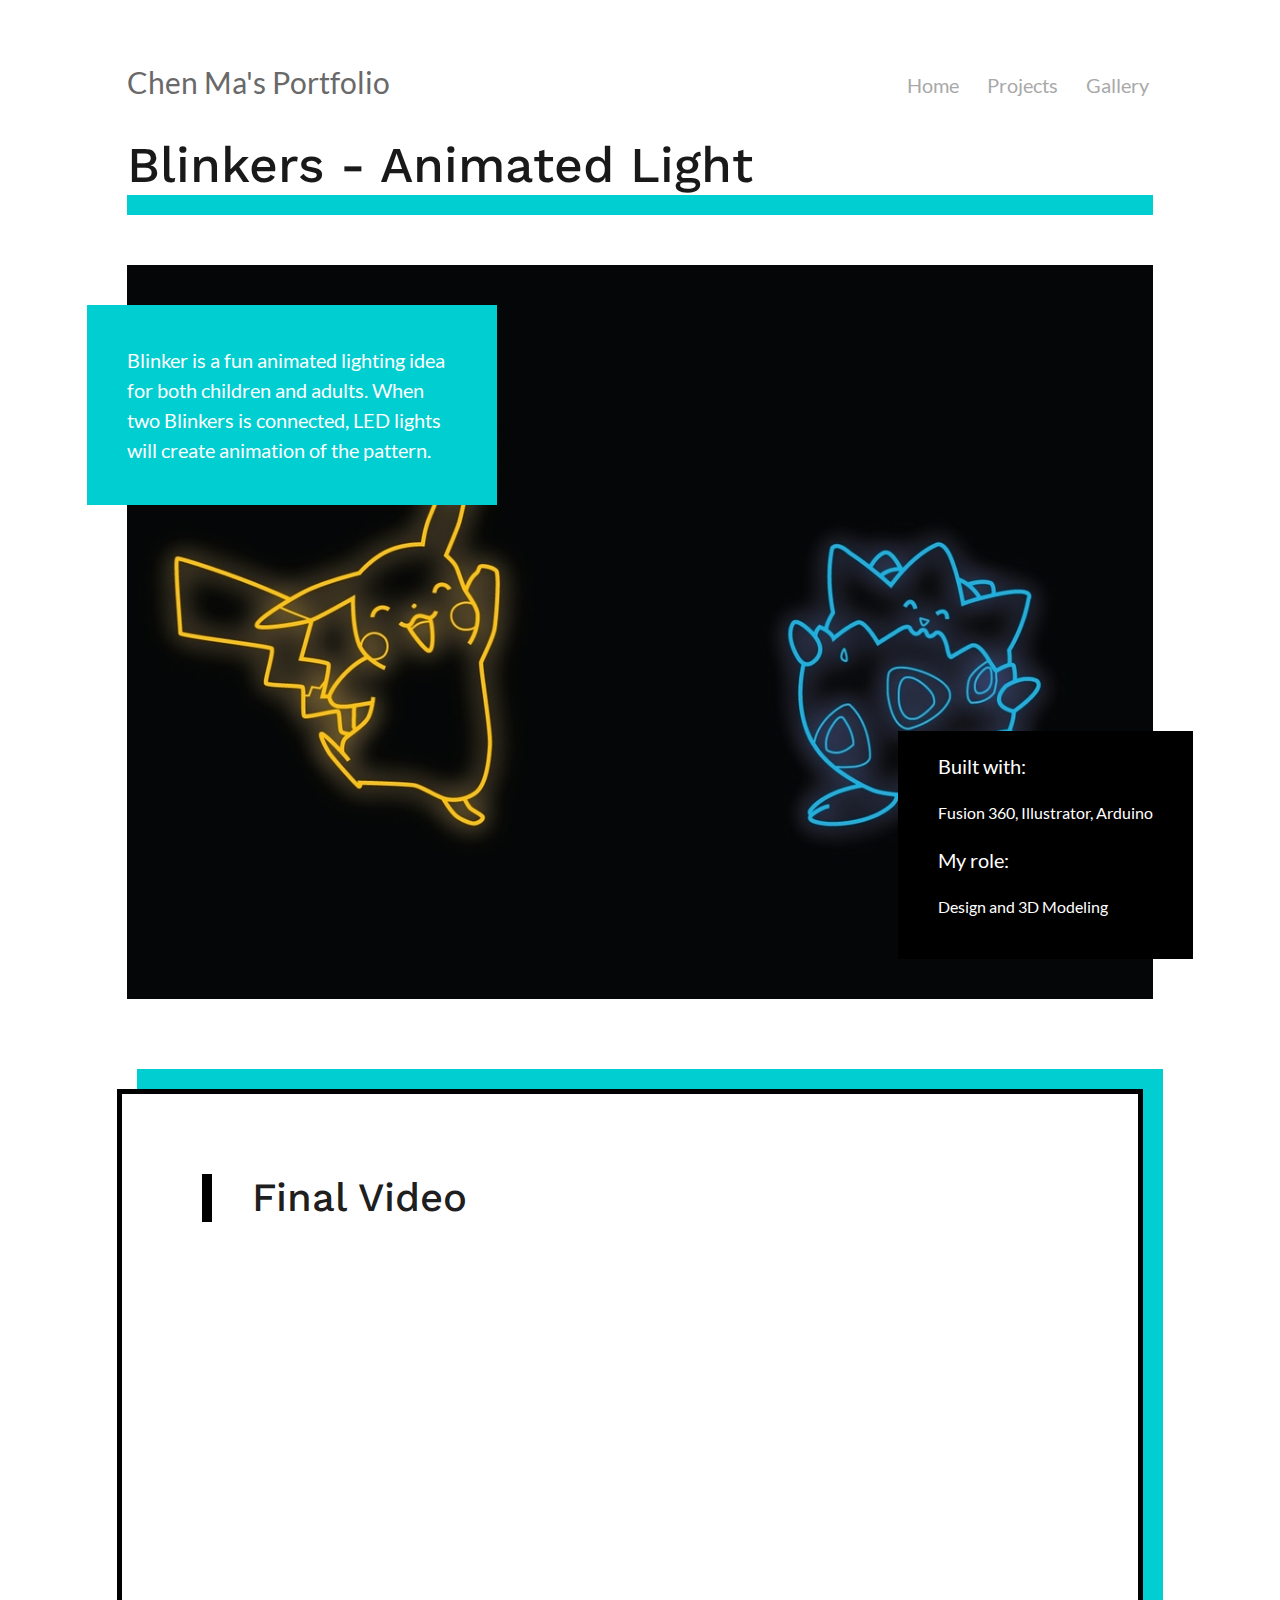
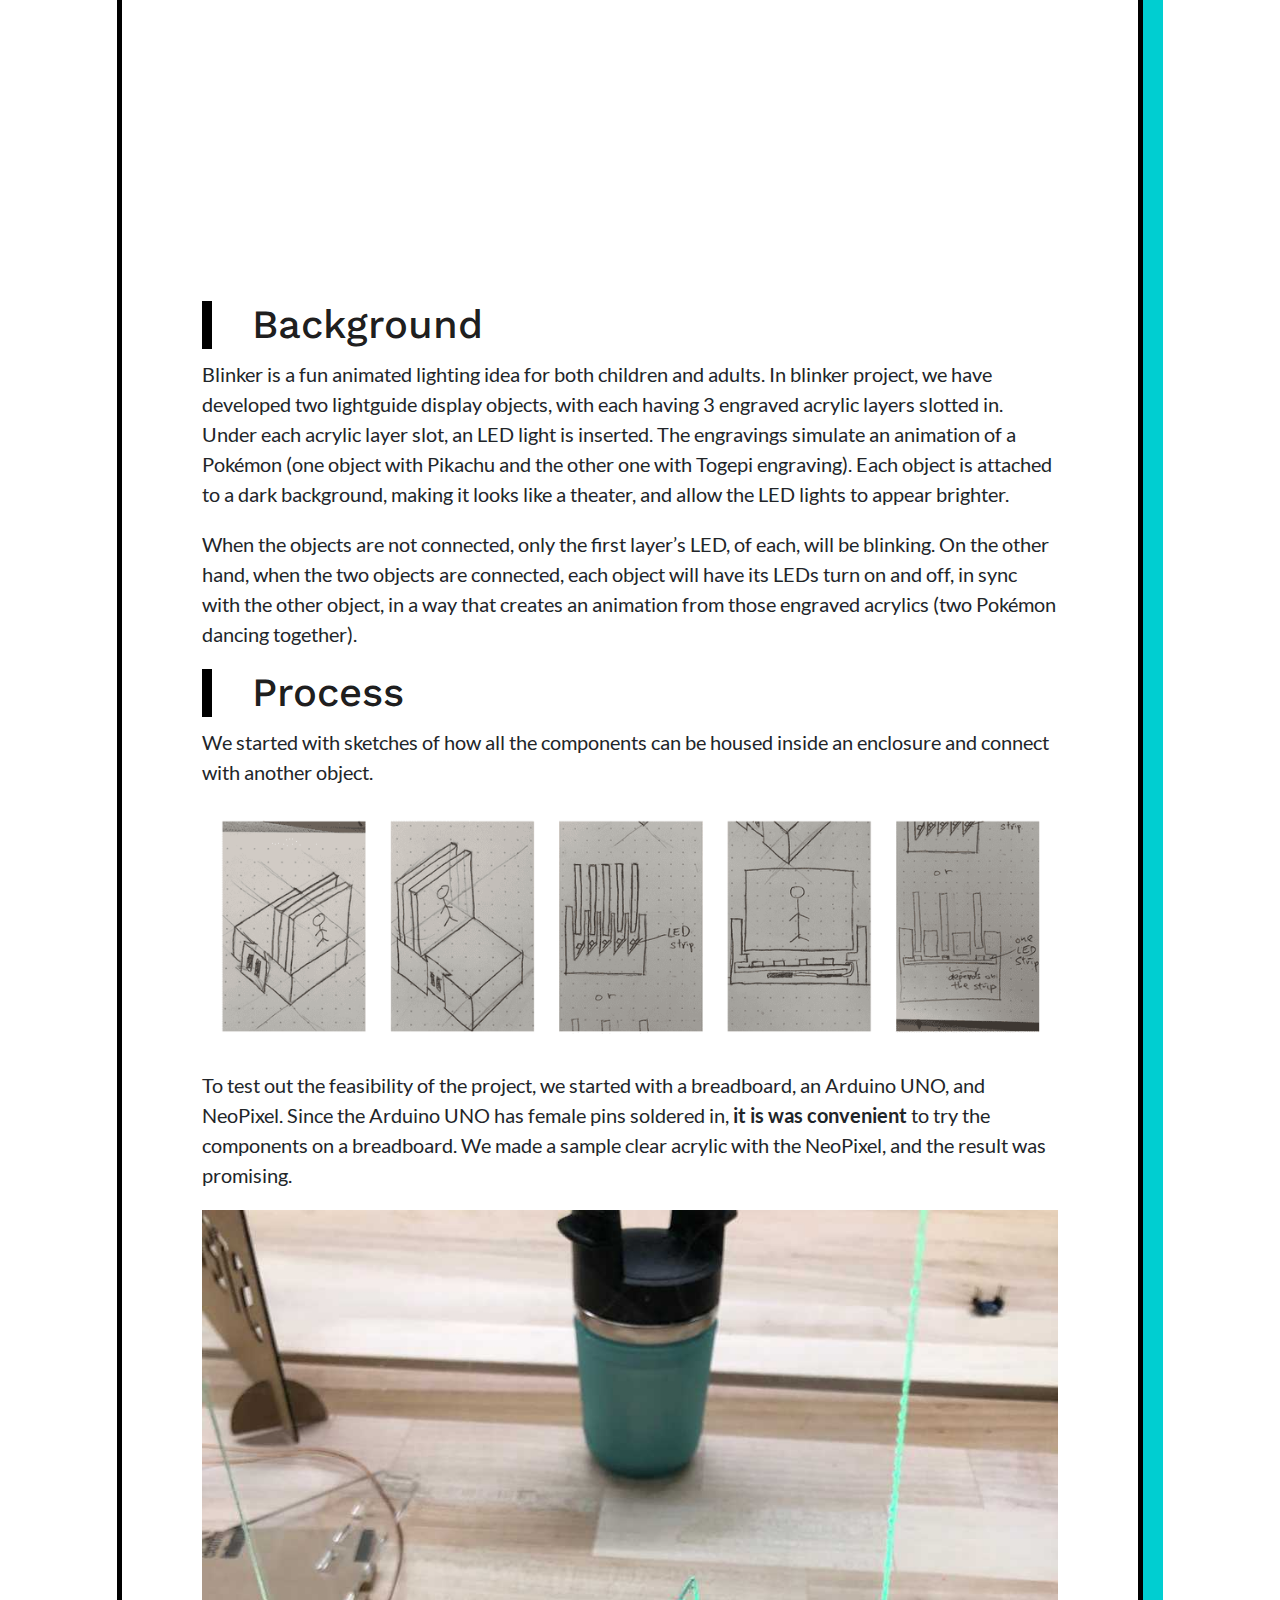
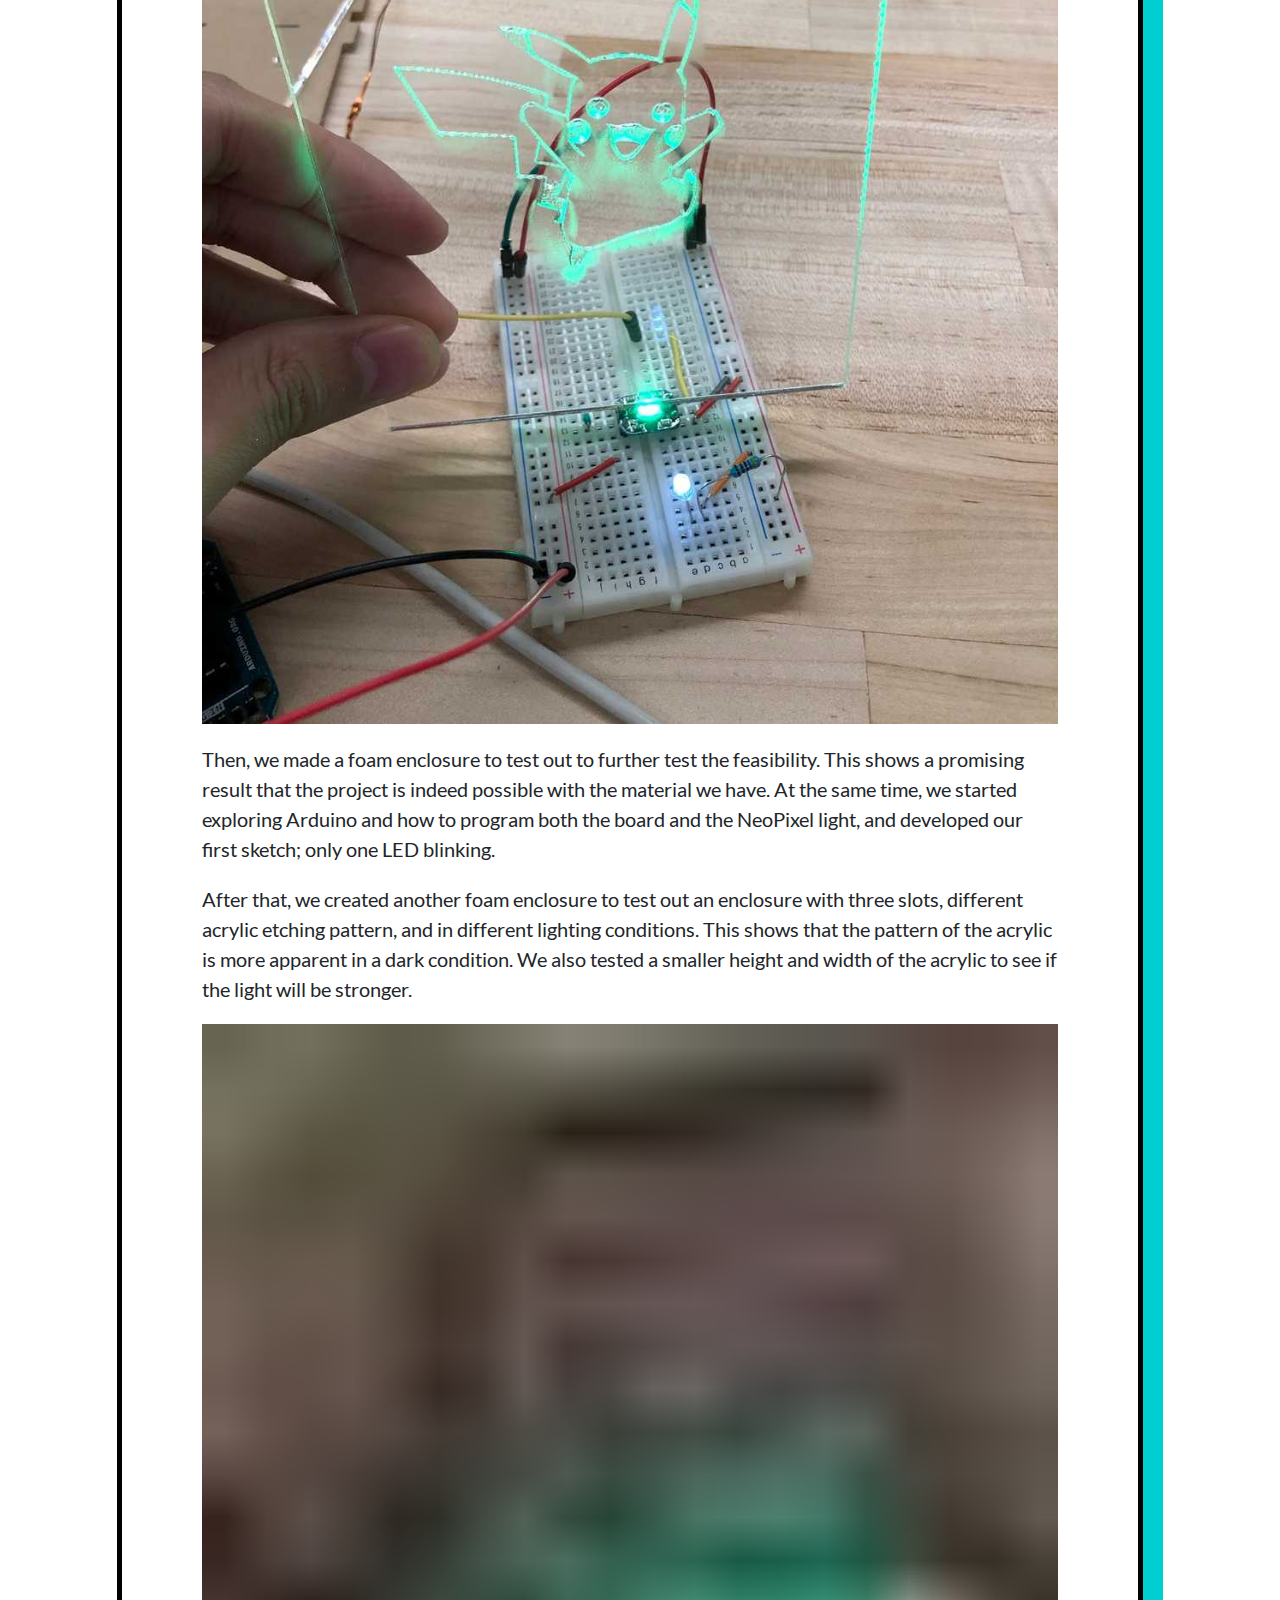
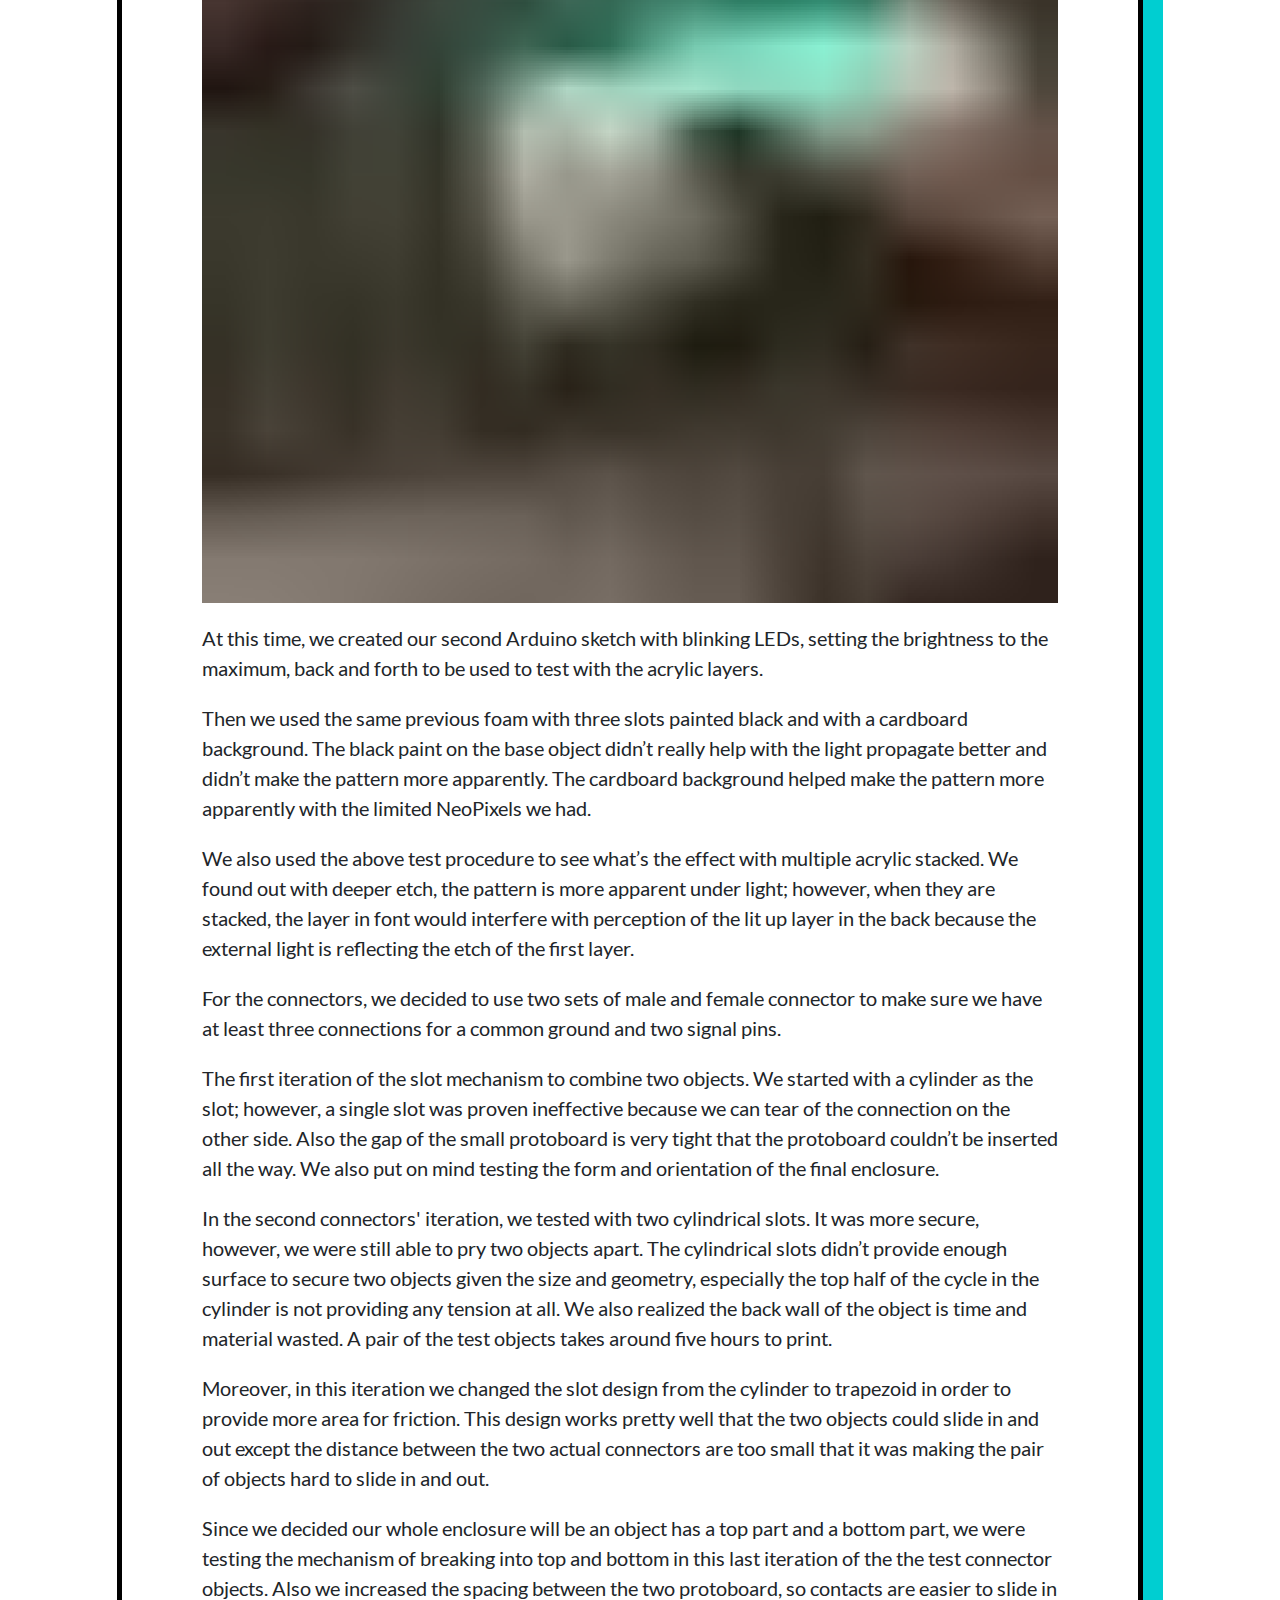
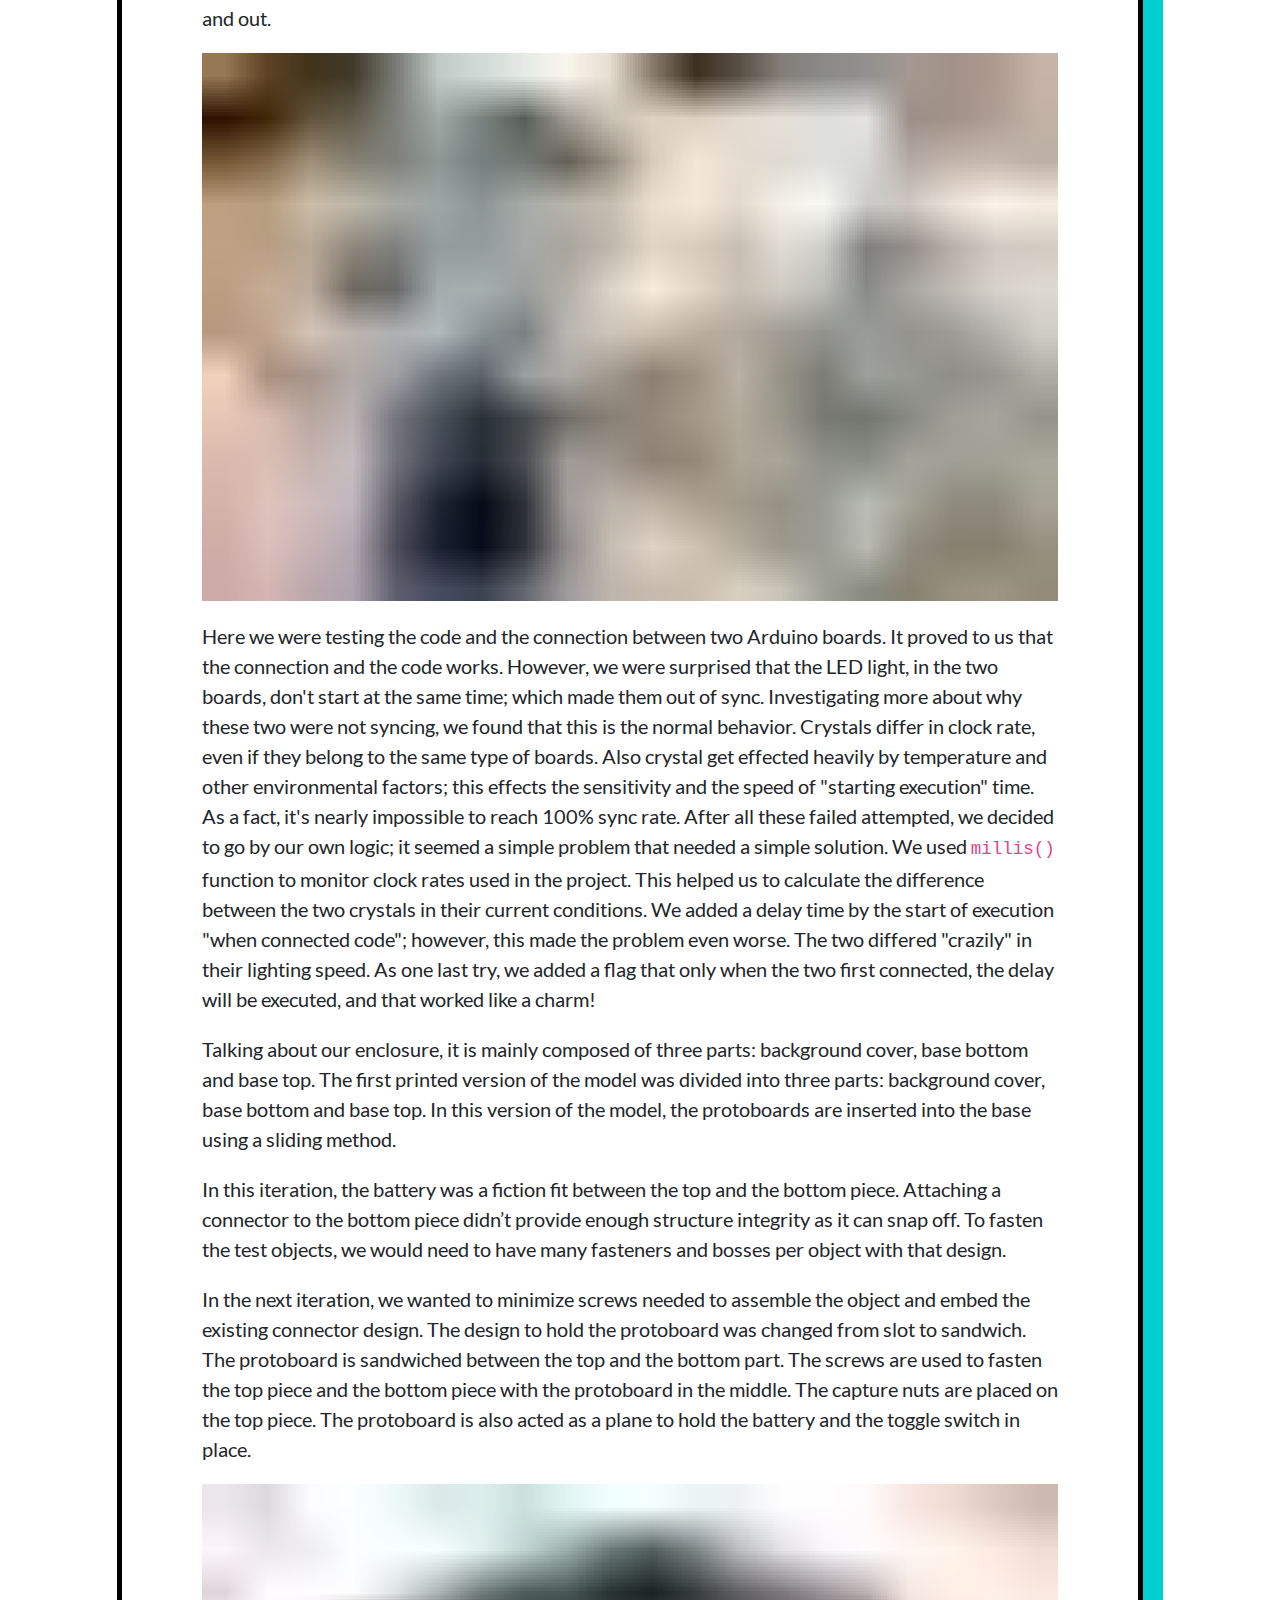
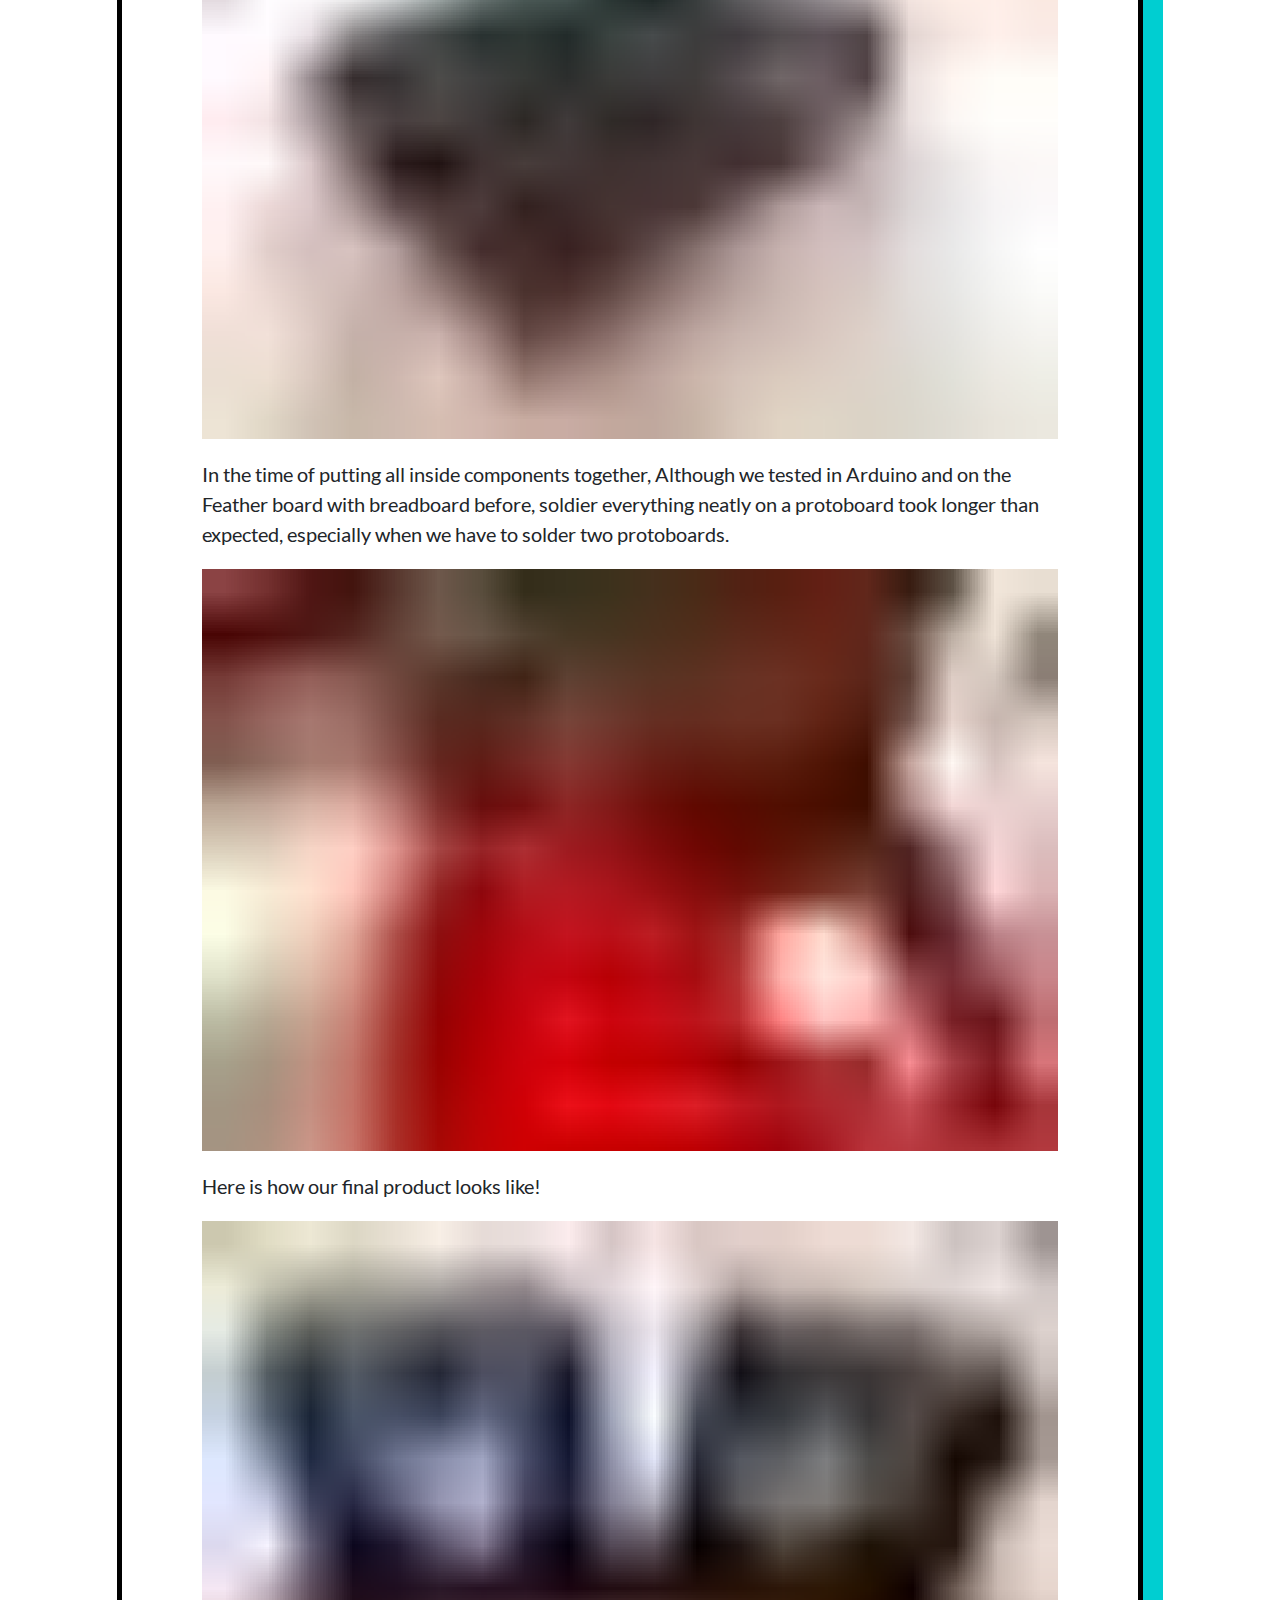
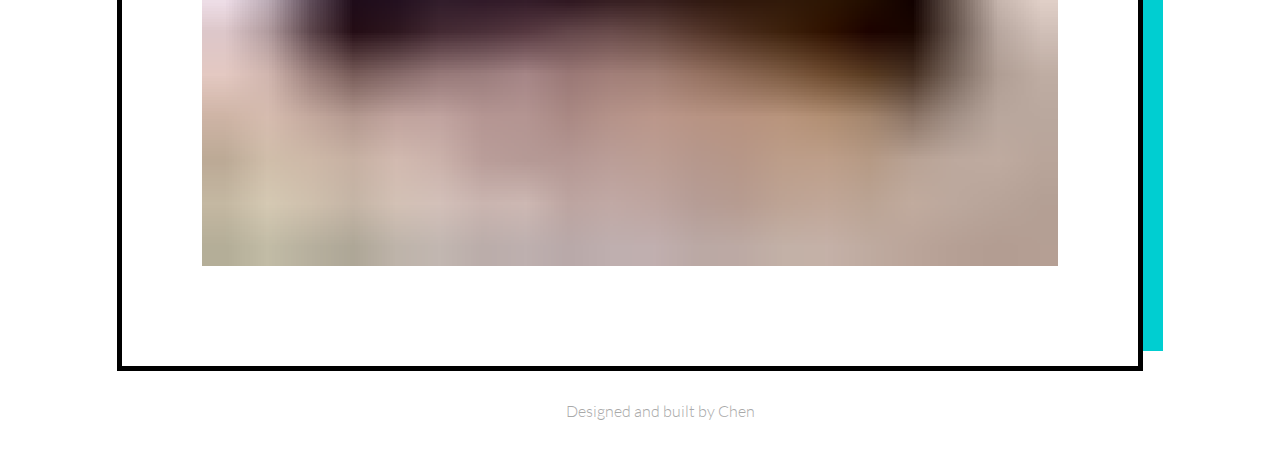
<file: blinkers/index.html>
<!DOCTYPE html><html><head><meta charSet="utf-8"/><meta http-equiv="x-ua-compatible" content="ie=edge"/><meta name="viewport" content="width=device-width, initial-scale=1, shrink-to-fit=no"/><style id="typography.js">html{font-family:sans-serif;-ms-text-size-adjust:100%;-webkit-text-size-adjust:100%}body{margin:0}article,aside,details,figcaption,figure,footer,header,main,menu,nav,section,summary{display:block}audio,canvas,progress,video{display:inline-block}audio:not([controls]){display:none;height:0}progress{vertical-align:baseline}[hidden],template{display:none}a{background-color:transparent;-webkit-text-decoration-skip:objects}a:active,a:hover{outline-width:0}abbr[title]{border-bottom:none;text-decoration:underline;text-decoration:underline dotted}b,strong{font-weight:inherit;font-weight:bolder}dfn{font-style:italic}h1{font-size:2em;margin:.67em 0}mark{background-color:#ff0;color:#000}small{font-size:80%}sub,sup{font-size:75%;line-height:0;position:relative;vertical-align:baseline}sub{bottom:-.25em}sup{top:-.5em}img{border-style:none}svg:not(:root){overflow:hidden}code,kbd,pre,samp{font-family:monospace,monospace;font-size:1em}figure{margin:1em 40px}hr{box-sizing:content-box;height:0;overflow:visible}button,input,optgroup,select,textarea{font:inherit;margin:0}optgroup{font-weight:700}button,input{overflow:visible}button,select{text-transform:none}[type=reset],[type=submit],button,html [type=button]{-webkit-appearance:button}[type=button]::-moz-focus-inner,[type=reset]::-moz-focus-inner,[type=submit]::-moz-focus-inner,button::-moz-focus-inner{border-style:none;padding:0}[type=button]:-moz-focusring,[type=reset]:-moz-focusring,[type=submit]:-moz-focusring,button:-moz-focusring{outline:1px dotted ButtonText}fieldset{border:1px solid silver;margin:0 2px;padding:.35em .625em .75em}legend{box-sizing:border-box;color:inherit;display:table;max-width:100%;padding:0;white-space:normal}textarea{overflow:auto}[type=checkbox],[type=radio]{box-sizing:border-box;padding:0}[type=number]::-webkit-inner-spin-button,[type=number]::-webkit-outer-spin-button{height:auto}[type=search]{-webkit-appearance:textfield;outline-offset:-2px}[type=search]::-webkit-search-cancel-button,[type=search]::-webkit-search-decoration{-webkit-appearance:none}::-webkit-input-placeholder{color:inherit;opacity:.54}::-webkit-file-upload-button{-webkit-appearance:button;font:inherit}html{font:125%/1.45 'Quattrocento Sans',sans-serif;box-sizing:border-box;overflow-y:scroll;}*{box-sizing:inherit;}*:before{box-sizing:inherit;}*:after{box-sizing:inherit;}body{color:hsla(0,0%,0%,0.8);font-family:'Quattrocento Sans',sans-serif;font-weight:400;word-wrap:break-word;font-kerning:normal;-moz-font-feature-settings:"kern", "liga", "clig", "calt";-ms-font-feature-settings:"kern", "liga", "clig", "calt";-webkit-font-feature-settings:"kern", "liga", "clig", "calt";font-feature-settings:"kern", "liga", "clig", "calt";}img{max-width:100%;margin-left:0;margin-right:0;margin-top:0;padding-bottom:0;padding-left:0;padding-right:0;padding-top:0;margin-bottom:1.45rem;}h1{margin-left:0;margin-right:0;margin-top:0;padding-bottom:0;padding-left:0;padding-right:0;padding-top:0;margin-bottom:1.45rem;color:hsla(0,0%,0%,0.9);font-family:'Work Sans',sans-serif;font-weight:600;text-rendering:optimizeLegibility;font-size:2rem;line-height:1.1;}h2{margin-left:0;margin-right:0;margin-top:0;padding-bottom:0;padding-left:0;padding-right:0;padding-top:0;margin-bottom:1.45rem;color:hsla(0,0%,0%,0.9);font-family:'Work Sans',sans-serif;font-weight:600;text-rendering:optimizeLegibility;font-size:1.51572rem;line-height:1.1;}h3{margin-left:0;margin-right:0;margin-top:0;padding-bottom:0;padding-left:0;padding-right:0;padding-top:0;margin-bottom:1.45rem;color:hsla(0,0%,0%,0.9);font-family:'Work Sans',sans-serif;font-weight:600;text-rendering:optimizeLegibility;font-size:1.31951rem;line-height:1.1;}h4{margin-left:0;margin-right:0;margin-top:0;padding-bottom:0;padding-left:0;padding-right:0;padding-top:0;margin-bottom:1.45rem;color:hsla(0,0%,0%,0.9);font-family:'Work Sans',sans-serif;font-weight:600;text-rendering:optimizeLegibility;font-size:1rem;line-height:1.1;}h5{margin-left:0;margin-right:0;margin-top:0;padding-bottom:0;padding-left:0;padding-right:0;padding-top:0;margin-bottom:1.45rem;color:hsla(0,0%,0%,0.9);font-family:'Work Sans',sans-serif;font-weight:600;text-rendering:optimizeLegibility;font-size:0.87055rem;line-height:1.1;}h6{margin-left:0;margin-right:0;margin-top:0;padding-bottom:0;padding-left:0;padding-right:0;padding-top:0;margin-bottom:1.45rem;color:hsla(0,0%,0%,0.9);font-family:'Work Sans',sans-serif;font-weight:600;text-rendering:optimizeLegibility;font-size:0.81225rem;line-height:1.1;}hgroup{margin-left:0;margin-right:0;margin-top:0;padding-bottom:0;padding-left:0;padding-right:0;padding-top:0;margin-bottom:1.45rem;}ul{margin-left:1.45rem;margin-right:0;margin-top:0;padding-bottom:0;padding-left:0;padding-right:0;padding-top:0;margin-bottom:1.45rem;list-style-position:outside;list-style-image:none;}ol{margin-left:1.45rem;margin-right:0;margin-top:0;padding-bottom:0;padding-left:0;padding-right:0;padding-top:0;margin-bottom:1.45rem;list-style-position:outside;list-style-image:none;}dl{margin-left:0;margin-right:0;margin-top:0;padding-bottom:0;padding-left:0;padding-right:0;padding-top:0;margin-bottom:1.45rem;}dd{margin-left:0;margin-right:0;margin-top:0;padding-bottom:0;padding-left:0;padding-right:0;padding-top:0;margin-bottom:1.45rem;}p{margin-left:0;margin-right:0;margin-top:0;padding-bottom:0;padding-left:0;padding-right:0;padding-top:0;margin-bottom:1.45rem;}figure{margin-left:0;margin-right:0;margin-top:0;padding-bottom:0;padding-left:0;padding-right:0;padding-top:0;margin-bottom:1.45rem;}pre{margin-left:0;margin-right:0;margin-top:0;padding-bottom:0;padding-left:0;padding-right:0;padding-top:0;margin-bottom:1.45rem;font-size:0.85rem;line-height:1.45rem;}table{margin-left:0;margin-right:0;margin-top:0;padding-bottom:0;padding-left:0;padding-right:0;padding-top:0;margin-bottom:1.45rem;font-size:1rem;line-height:1.45rem;border-collapse:collapse;width:100%;}fieldset{margin-left:0;margin-right:0;margin-top:0;padding-bottom:0;padding-left:0;padding-right:0;padding-top:0;margin-bottom:1.45rem;}blockquote{margin-left:0;margin-right:0;margin-top:0;padding-bottom:0;padding-left:0.90625rem;padding-right:0;padding-top:0;margin-bottom:1.45rem;font-size:1.1487rem;line-height:1.45rem;border-left:0.54375rem solid #1ca086;color:hsla(0,0%,0%,0.65);font-style:italic;}form{margin-left:0;margin-right:0;margin-top:0;padding-bottom:0;padding-left:0;padding-right:0;padding-top:0;margin-bottom:1.45rem;}noscript{margin-left:0;margin-right:0;margin-top:0;padding-bottom:0;padding-left:0;padding-right:0;padding-top:0;margin-bottom:1.45rem;}iframe{margin-left:0;margin-right:0;margin-top:0;padding-bottom:0;padding-left:0;padding-right:0;padding-top:0;margin-bottom:1.45rem;}hr{margin-left:0;margin-right:0;margin-top:0;padding-bottom:0;padding-left:0;padding-right:0;padding-top:0;margin-bottom:calc(1.45rem - 1px);background:hsla(0,0%,0%,0.2);border:none;height:1px;}address{margin-left:0;margin-right:0;margin-top:0;padding-bottom:0;padding-left:0;padding-right:0;padding-top:0;margin-bottom:1.45rem;}b{font-weight:700;}strong{font-weight:700;}dt{font-weight:700;}th{font-weight:700;}li{margin-bottom:calc(1.45rem / 2);}ol li{padding-left:0;}ul li{padding-left:0;}li > ol{margin-left:1.45rem;margin-bottom:calc(1.45rem / 2);margin-top:calc(1.45rem / 2);}li > ul{margin-left:1.45rem;margin-bottom:calc(1.45rem / 2);margin-top:calc(1.45rem / 2);}blockquote *:last-child{margin-bottom:0;}li *:last-child{margin-bottom:0;}p *:last-child{margin-bottom:0;}li > p{margin-bottom:calc(1.45rem / 2);}code{font-size:0.85rem;line-height:1.45rem;}kbd{font-size:0.85rem;line-height:1.45rem;}samp{font-size:0.85rem;line-height:1.45rem;}abbr{border-bottom:1px dotted hsla(0,0%,0%,0.5);cursor:help;}acronym{border-bottom:1px dotted hsla(0,0%,0%,0.5);cursor:help;}abbr[title]{border-bottom:1px dotted hsla(0,0%,0%,0.5);cursor:help;text-decoration:none;}thead{text-align:left;}td,th{text-align:left;border-bottom:1px solid hsla(0,0%,0%,0.12);font-feature-settings:"tnum";-moz-font-feature-settings:"tnum";-ms-font-feature-settings:"tnum";-webkit-font-feature-settings:"tnum";padding-left:0.96667rem;padding-right:0.96667rem;padding-top:0.725rem;padding-bottom:calc(0.725rem - 1px);}th:first-child,td:first-child{padding-left:0;}th:last-child,td:last-child{padding-right:0;}a{color:#1ca086;text-decoration:none;text-shadow:none;background-image:none;}a:hover,a:active{text-shadow:none;background-image:none;}h1,h2,h3,h4,h5,h6{margin-top:2.175rem;margin-bottom:0.725rem;}blockquote > :last-child{margin-bottom:0;}blockquote cite{font-size:1rem;line-height:1.45rem;color:hsla(0,0%,0%,0.8);font-style:normal;font-weight:400;}blockquote cite:before{content:"— ";}@media only screen and (max-width:480px){html{font-size:106.25%;line-height:24.65px;}blockquote{border-left:0.27187rem solid #1ca086;color:hsla(0,0%,0%,0.59);padding-left:0.81563rem;font-style:italic;margin-left:-1.0875rem;margin-right:0;}}</style><style data-href="/styles.14fa35fffe460eb9bb4f.css" id="gatsby-global-css">/*!
 * Bootstrap v4.6.0 (https://getbootstrap.com/)
 * Copyright 2011-2021 The Bootstrap Authors
 * Copyright 2011-2021 Twitter, Inc.
 * Licensed under MIT (https://github.com/twbs/bootstrap/blob/main/LICENSE)
 */:root{--blue:#007bff;--indigo:#6610f2;--purple:#6f42c1;--pink:#e83e8c;--red:#dc3545;--orange:#fd7e14;--yellow:#ffc107;--green:#28a745;--teal:#20c997;--cyan:#17a2b8;--white:#fff;--gray:#6c757d;--gray-dark:#343a40;--primary:#007bff;--secondary:#6c757d;--success:#28a745;--info:#17a2b8;--warning:#ffc107;--danger:#dc3545;--light:#f8f9fa;--dark:#343a40;--breakpoint-xs:0;--breakpoint-sm:576px;--breakpoint-md:768px;--breakpoint-lg:992px;--breakpoint-xl:1200px;--font-family-sans-serif:-apple-system,BlinkMacSystemFont,"Segoe UI",Roboto,"Helvetica Neue",Arial,"Noto Sans","Liberation Sans",sans-serif,"Apple Color Emoji","Segoe UI Emoji","Segoe UI Symbol","Noto Color Emoji";--font-family-monospace:SFMono-Regular,Menlo,Monaco,Consolas,"Liberation Mono","Courier New",monospace}*,:after,:before{box-sizing:border-box}html{font-family:sans-serif;line-height:1.15;-webkit-text-size-adjust:100%;-webkit-tap-highlight-color:transparent}article,aside,figcaption,figure,footer,header,hgroup,main,nav,section{display:block}body{margin:0;font-family:-apple-system,BlinkMacSystemFont,Segoe UI,Roboto,Helvetica Neue,Arial,Noto Sans,Liberation Sans,sans-serif,Apple Color Emoji,Segoe UI Emoji,Segoe UI Symbol,Noto Color Emoji;font-size:1rem;font-weight:400;line-height:1.5;color:#212529;text-align:left;background-color:#fff}[tabindex="-1"]:focus:not(:focus-visible){outline:0!important}hr{box-sizing:content-box;height:0;overflow:visible}h1,h2,h3,h4,h5,h6{margin-top:0;margin-bottom:.5rem}p{margin-top:0;margin-bottom:1rem}abbr[data-original-title],abbr[title]{text-decoration:underline;-webkit-text-decoration:underline dotted;text-decoration:underline dotted;cursor:help;border-bottom:0;-webkit-text-decoration-skip-ink:none;text-decoration-skip-ink:none}address{font-style:normal;line-height:inherit}address,dl,ol,ul{margin-bottom:1rem}dl,ol,ul{margin-top:0}ol ol,ol ul,ul ol,ul ul{margin-bottom:0}dt{font-weight:700}dd{margin-bottom:.5rem;margin-left:0}blockquote{margin:0 0 1rem}b,strong{font-weight:bolder}small{font-size:80%}sub,sup{position:relative;font-size:75%;line-height:0;vertical-align:baseline}sub{bottom:-.25em}sup{top:-.5em}a{color:#007bff;text-decoration:none;background-color:transparent}a:hover{color:#0056b3;text-decoration:underline}a:not([href]):not([class]),a:not([href]):not([class]):hover{color:inherit;text-decoration:none}code,kbd,pre,samp{font-family:SFMono-Regular,Menlo,Monaco,Consolas,Liberation Mono,Courier New,monospace;font-size:1em}pre{margin-top:0;margin-bottom:1rem;overflow:auto;-ms-overflow-style:scrollbar}figure{margin:0 0 1rem}img{border-style:none}img,svg{vertical-align:middle}svg{overflow:hidden}table{border-collapse:collapse}caption{padding-top:.75rem;padding-bottom:.75rem;color:#6c757d;text-align:left;caption-side:bottom}th{text-align:inherit;text-align:-webkit-match-parent}label{display:inline-block;margin-bottom:.5rem}button{border-radius:0}button:focus:not(:focus-visible){outline:0}button,input,optgroup,select,textarea{margin:0;font-family:inherit;font-size:inherit;line-height:inherit}button,input{overflow:visible}button,select{text-transform:none}[role=button]{cursor:pointer}select{word-wrap:normal}[type=button],[type=reset],[type=submit],button{-webkit-appearance:button}[type=button]:not(:disabled),[type=reset]:not(:disabled),[type=submit]:not(:disabled),button:not(:disabled){cursor:pointer}[type=button]::-moz-focus-inner,[type=reset]::-moz-focus-inner,[type=submit]::-moz-focus-inner,button::-moz-focus-inner{padding:0;border-style:none}input[type=checkbox],input[type=radio]{box-sizing:border-box;padding:0}textarea{overflow:auto;resize:vertical}fieldset{min-width:0;padding:0;margin:0;border:0}legend{display:block;width:100%;max-width:100%;padding:0;margin-bottom:.5rem;font-size:1.5rem;line-height:inherit;color:inherit;white-space:normal}progress{vertical-align:baseline}[type=number]::-webkit-inner-spin-button,[type=number]::-webkit-outer-spin-button{height:auto}[type=search]{outline-offset:-2px;-webkit-appearance:none}[type=search]::-webkit-search-decoration{-webkit-appearance:none}::-webkit-file-upload-button{font:inherit;-webkit-appearance:button}output{display:inline-block}summary{display:list-item;cursor:pointer}template{display:none}[hidden]{display:none!important}.h1,.h2,.h3,.h4,.h5,.h6,h1,h2,h3,h4,h5,h6{margin-bottom:.5rem;font-weight:500;line-height:1.2}.h1,h1{font-size:2.5rem}.h2,h2{font-size:2rem}.h3,h3{font-size:1.75rem}.h4,h4{font-size:1.5rem}.h5,h5{font-size:1.25rem}.h6,h6{font-size:1rem}.lead{font-size:1.25rem;font-weight:300}.display-1{font-size:6rem}.display-1,.display-2{font-weight:300;line-height:1.2}.display-2{font-size:5.5rem}.display-3{font-size:4.5rem}.display-3,.display-4{font-weight:300;line-height:1.2}.display-4{font-size:3.5rem}hr{margin-top:1rem;margin-bottom:1rem;border:0;border-top:1px solid rgba(0,0,0,.1)}.small,small{font-size:80%;font-weight:400}.mark,mark{padding:.2em;background-color:#fcf8e3}.list-inline,.list-unstyled{padding-left:0;list-style:none}.list-inline-item{display:inline-block}.list-inline-item:not(:last-child){margin-right:.5rem}.initialism{font-size:90%;text-transform:uppercase}.blockquote{margin-bottom:1rem;font-size:1.25rem}.blockquote-footer{display:block;font-size:80%;color:#6c757d}.blockquote-footer:before{content:"\2014\A0"}.img-fluid,.img-thumbnail{max-width:100%;height:auto}.img-thumbnail{padding:.25rem;background-color:#fff;border:1px solid #dee2e6;border-radius:.25rem}.figure{display:inline-block}.figure-img{margin-bottom:.5rem;line-height:1}.figure-caption{font-size:90%;color:#6c757d}code{font-size:87.5%;color:#e83e8c;word-wrap:break-word}a>code{color:inherit}kbd{padding:.2rem .4rem;font-size:87.5%;color:#fff;background-color:#212529;border-radius:.2rem}kbd kbd{padding:0;font-size:100%;font-weight:700}pre{display:block;font-size:87.5%;color:#212529}pre code{font-size:inherit;color:inherit;word-break:normal}.pre-scrollable{max-height:340px;overflow-y:scroll}.container,.container-fluid,.container-lg,.container-md,.container-sm,.container-xl{width:100%;padding-right:15px;padding-left:15px;margin-right:auto;margin-left:auto}@media (min-width:576px){.container,.container-sm{max-width:540px}}@media (min-width:768px){.container,.container-md,.container-sm{max-width:720px}}@media (min-width:992px){.container,.container-lg,.container-md,.container-sm{max-width:960px}}@media (min-width:1200px){.container,.container-lg,.container-md,.container-sm,.container-xl{max-width:1140px}}.row{display:flex;flex-wrap:wrap;margin-right:-15px;margin-left:-15px}.no-gutters{margin-right:0;margin-left:0}.no-gutters>.col,.no-gutters>[class*=col-]{padding-right:0;padding-left:0}.col,.col-1,.col-2,.col-3,.col-4,.col-5,.col-6,.col-7,.col-8,.col-9,.col-10,.col-11,.col-12,.col-auto,.col-lg,.col-lg-1,.col-lg-2,.col-lg-3,.col-lg-4,.col-lg-5,.col-lg-6,.col-lg-7,.col-lg-8,.col-lg-9,.col-lg-10,.col-lg-11,.col-lg-12,.col-lg-auto,.col-md,.col-md-1,.col-md-2,.col-md-3,.col-md-4,.col-md-5,.col-md-6,.col-md-7,.col-md-8,.col-md-9,.col-md-10,.col-md-11,.col-md-12,.col-md-auto,.col-sm,.col-sm-1,.col-sm-2,.col-sm-3,.col-sm-4,.col-sm-5,.col-sm-6,.col-sm-7,.col-sm-8,.col-sm-9,.col-sm-10,.col-sm-11,.col-sm-12,.col-sm-auto,.col-xl,.col-xl-1,.col-xl-2,.col-xl-3,.col-xl-4,.col-xl-5,.col-xl-6,.col-xl-7,.col-xl-8,.col-xl-9,.col-xl-10,.col-xl-11,.col-xl-12,.col-xl-auto{position:relative;width:100%;padding-right:15px;padding-left:15px}.col{flex-basis:0;flex-grow:1;max-width:100%}.row-cols-1>*{flex:0 0 100%;max-width:100%}.row-cols-2>*{flex:0 0 50%;max-width:50%}.row-cols-3>*{flex:0 0 33.333333%;max-width:33.333333%}.row-cols-4>*{flex:0 0 25%;max-width:25%}.row-cols-5>*{flex:0 0 20%;max-width:20%}.row-cols-6>*{flex:0 0 16.666667%;max-width:16.666667%}.col-auto{flex:0 0 auto;width:auto;max-width:100%}.col-1{flex:0 0 8.333333%;max-width:8.333333%}.col-2{flex:0 0 16.666667%;max-width:16.666667%}.col-3{flex:0 0 25%;max-width:25%}.col-4{flex:0 0 33.333333%;max-width:33.333333%}.col-5{flex:0 0 41.666667%;max-width:41.666667%}.col-6{flex:0 0 50%;max-width:50%}.col-7{flex:0 0 58.333333%;max-width:58.333333%}.col-8{flex:0 0 66.666667%;max-width:66.666667%}.col-9{flex:0 0 75%;max-width:75%}.col-10{flex:0 0 83.333333%;max-width:83.333333%}.col-11{flex:0 0 91.666667%;max-width:91.666667%}.col-12{flex:0 0 100%;max-width:100%}.order-first{order:-1}.order-last{order:13}.order-0{order:0}.order-1{order:1}.order-2{order:2}.order-3{order:3}.order-4{order:4}.order-5{order:5}.order-6{order:6}.order-7{order:7}.order-8{order:8}.order-9{order:9}.order-10{order:10}.order-11{order:11}.order-12{order:12}.offset-1{margin-left:8.333333%}.offset-2{margin-left:16.666667%}.offset-3{margin-left:25%}.offset-4{margin-left:33.333333%}.offset-5{margin-left:41.666667%}.offset-6{margin-left:50%}.offset-7{margin-left:58.333333%}.offset-8{margin-left:66.666667%}.offset-9{margin-left:75%}.offset-10{margin-left:83.333333%}.offset-11{margin-left:91.666667%}@media (min-width:576px){.col-sm{flex-basis:0;flex-grow:1;max-width:100%}.row-cols-sm-1>*{flex:0 0 100%;max-width:100%}.row-cols-sm-2>*{flex:0 0 50%;max-width:50%}.row-cols-sm-3>*{flex:0 0 33.333333%;max-width:33.333333%}.row-cols-sm-4>*{flex:0 0 25%;max-width:25%}.row-cols-sm-5>*{flex:0 0 20%;max-width:20%}.row-cols-sm-6>*{flex:0 0 16.666667%;max-width:16.666667%}.col-sm-auto{flex:0 0 auto;width:auto;max-width:100%}.col-sm-1{flex:0 0 8.333333%;max-width:8.333333%}.col-sm-2{flex:0 0 16.666667%;max-width:16.666667%}.col-sm-3{flex:0 0 25%;max-width:25%}.col-sm-4{flex:0 0 33.333333%;max-width:33.333333%}.col-sm-5{flex:0 0 41.666667%;max-width:41.666667%}.col-sm-6{flex:0 0 50%;max-width:50%}.col-sm-7{flex:0 0 58.333333%;max-width:58.333333%}.col-sm-8{flex:0 0 66.666667%;max-width:66.666667%}.col-sm-9{flex:0 0 75%;max-width:75%}.col-sm-10{flex:0 0 83.333333%;max-width:83.333333%}.col-sm-11{flex:0 0 91.666667%;max-width:91.666667%}.col-sm-12{flex:0 0 100%;max-width:100%}.order-sm-first{order:-1}.order-sm-last{order:13}.order-sm-0{order:0}.order-sm-1{order:1}.order-sm-2{order:2}.order-sm-3{order:3}.order-sm-4{order:4}.order-sm-5{order:5}.order-sm-6{order:6}.order-sm-7{order:7}.order-sm-8{order:8}.order-sm-9{order:9}.order-sm-10{order:10}.order-sm-11{order:11}.order-sm-12{order:12}.offset-sm-0{margin-left:0}.offset-sm-1{margin-left:8.333333%}.offset-sm-2{margin-left:16.666667%}.offset-sm-3{margin-left:25%}.offset-sm-4{margin-left:33.333333%}.offset-sm-5{margin-left:41.666667%}.offset-sm-6{margin-left:50%}.offset-sm-7{margin-left:58.333333%}.offset-sm-8{margin-left:66.666667%}.offset-sm-9{margin-left:75%}.offset-sm-10{margin-left:83.333333%}.offset-sm-11{margin-left:91.666667%}}@media (min-width:768px){.col-md{flex-basis:0;flex-grow:1;max-width:100%}.row-cols-md-1>*{flex:0 0 100%;max-width:100%}.row-cols-md-2>*{flex:0 0 50%;max-width:50%}.row-cols-md-3>*{flex:0 0 33.333333%;max-width:33.333333%}.row-cols-md-4>*{flex:0 0 25%;max-width:25%}.row-cols-md-5>*{flex:0 0 20%;max-width:20%}.row-cols-md-6>*{flex:0 0 16.666667%;max-width:16.666667%}.col-md-auto{flex:0 0 auto;width:auto;max-width:100%}.col-md-1{flex:0 0 8.333333%;max-width:8.333333%}.col-md-2{flex:0 0 16.666667%;max-width:16.666667%}.col-md-3{flex:0 0 25%;max-width:25%}.col-md-4{flex:0 0 33.333333%;max-width:33.333333%}.col-md-5{flex:0 0 41.666667%;max-width:41.666667%}.col-md-6{flex:0 0 50%;max-width:50%}.col-md-7{flex:0 0 58.333333%;max-width:58.333333%}.col-md-8{flex:0 0 66.666667%;max-width:66.666667%}.col-md-9{flex:0 0 75%;max-width:75%}.col-md-10{flex:0 0 83.333333%;max-width:83.333333%}.col-md-11{flex:0 0 91.666667%;max-width:91.666667%}.col-md-12{flex:0 0 100%;max-width:100%}.order-md-first{order:-1}.order-md-last{order:13}.order-md-0{order:0}.order-md-1{order:1}.order-md-2{order:2}.order-md-3{order:3}.order-md-4{order:4}.order-md-5{order:5}.order-md-6{order:6}.order-md-7{order:7}.order-md-8{order:8}.order-md-9{order:9}.order-md-10{order:10}.order-md-11{order:11}.order-md-12{order:12}.offset-md-0{margin-left:0}.offset-md-1{margin-left:8.333333%}.offset-md-2{margin-left:16.666667%}.offset-md-3{margin-left:25%}.offset-md-4{margin-left:33.333333%}.offset-md-5{margin-left:41.666667%}.offset-md-6{margin-left:50%}.offset-md-7{margin-left:58.333333%}.offset-md-8{margin-left:66.666667%}.offset-md-9{margin-left:75%}.offset-md-10{margin-left:83.333333%}.offset-md-11{margin-left:91.666667%}}@media (min-width:992px){.col-lg{flex-basis:0;flex-grow:1;max-width:100%}.row-cols-lg-1>*{flex:0 0 100%;max-width:100%}.row-cols-lg-2>*{flex:0 0 50%;max-width:50%}.row-cols-lg-3>*{flex:0 0 33.333333%;max-width:33.333333%}.row-cols-lg-4>*{flex:0 0 25%;max-width:25%}.row-cols-lg-5>*{flex:0 0 20%;max-width:20%}.row-cols-lg-6>*{flex:0 0 16.666667%;max-width:16.666667%}.col-lg-auto{flex:0 0 auto;width:auto;max-width:100%}.col-lg-1{flex:0 0 8.333333%;max-width:8.333333%}.col-lg-2{flex:0 0 16.666667%;max-width:16.666667%}.col-lg-3{flex:0 0 25%;max-width:25%}.col-lg-4{flex:0 0 33.333333%;max-width:33.333333%}.col-lg-5{flex:0 0 41.666667%;max-width:41.666667%}.col-lg-6{flex:0 0 50%;max-width:50%}.col-lg-7{flex:0 0 58.333333%;max-width:58.333333%}.col-lg-8{flex:0 0 66.666667%;max-width:66.666667%}.col-lg-9{flex:0 0 75%;max-width:75%}.col-lg-10{flex:0 0 83.333333%;max-width:83.333333%}.col-lg-11{flex:0 0 91.666667%;max-width:91.666667%}.col-lg-12{flex:0 0 100%;max-width:100%}.order-lg-first{order:-1}.order-lg-last{order:13}.order-lg-0{order:0}.order-lg-1{order:1}.order-lg-2{order:2}.order-lg-3{order:3}.order-lg-4{order:4}.order-lg-5{order:5}.order-lg-6{order:6}.order-lg-7{order:7}.order-lg-8{order:8}.order-lg-9{order:9}.order-lg-10{order:10}.order-lg-11{order:11}.order-lg-12{order:12}.offset-lg-0{margin-left:0}.offset-lg-1{margin-left:8.333333%}.offset-lg-2{margin-left:16.666667%}.offset-lg-3{margin-left:25%}.offset-lg-4{margin-left:33.333333%}.offset-lg-5{margin-left:41.666667%}.offset-lg-6{margin-left:50%}.offset-lg-7{margin-left:58.333333%}.offset-lg-8{margin-left:66.666667%}.offset-lg-9{margin-left:75%}.offset-lg-10{margin-left:83.333333%}.offset-lg-11{margin-left:91.666667%}}@media (min-width:1200px){.col-xl{flex-basis:0;flex-grow:1;max-width:100%}.row-cols-xl-1>*{flex:0 0 100%;max-width:100%}.row-cols-xl-2>*{flex:0 0 50%;max-width:50%}.row-cols-xl-3>*{flex:0 0 33.333333%;max-width:33.333333%}.row-cols-xl-4>*{flex:0 0 25%;max-width:25%}.row-cols-xl-5>*{flex:0 0 20%;max-width:20%}.row-cols-xl-6>*{flex:0 0 16.666667%;max-width:16.666667%}.col-xl-auto{flex:0 0 auto;width:auto;max-width:100%}.col-xl-1{flex:0 0 8.333333%;max-width:8.333333%}.col-xl-2{flex:0 0 16.666667%;max-width:16.666667%}.col-xl-3{flex:0 0 25%;max-width:25%}.col-xl-4{flex:0 0 33.333333%;max-width:33.333333%}.col-xl-5{flex:0 0 41.666667%;max-width:41.666667%}.col-xl-6{flex:0 0 50%;max-width:50%}.col-xl-7{flex:0 0 58.333333%;max-width:58.333333%}.col-xl-8{flex:0 0 66.666667%;max-width:66.666667%}.col-xl-9{flex:0 0 75%;max-width:75%}.col-xl-10{flex:0 0 83.333333%;max-width:83.333333%}.col-xl-11{flex:0 0 91.666667%;max-width:91.666667%}.col-xl-12{flex:0 0 100%;max-width:100%}.order-xl-first{order:-1}.order-xl-last{order:13}.order-xl-0{order:0}.order-xl-1{order:1}.order-xl-2{order:2}.order-xl-3{order:3}.order-xl-4{order:4}.order-xl-5{order:5}.order-xl-6{order:6}.order-xl-7{order:7}.order-xl-8{order:8}.order-xl-9{order:9}.order-xl-10{order:10}.order-xl-11{order:11}.order-xl-12{order:12}.offset-xl-0{margin-left:0}.offset-xl-1{margin-left:8.333333%}.offset-xl-2{margin-left:16.666667%}.offset-xl-3{margin-left:25%}.offset-xl-4{margin-left:33.333333%}.offset-xl-5{margin-left:41.666667%}.offset-xl-6{margin-left:50%}.offset-xl-7{margin-left:58.333333%}.offset-xl-8{margin-left:66.666667%}.offset-xl-9{margin-left:75%}.offset-xl-10{margin-left:83.333333%}.offset-xl-11{margin-left:91.666667%}}.table{width:100%;margin-bottom:1rem;color:#212529}.table td,.table th{padding:.75rem;vertical-align:top;border-top:1px solid #dee2e6}.table thead th{vertical-align:bottom;border-bottom:2px solid #dee2e6}.table tbody+tbody{border-top:2px solid #dee2e6}.table-sm td,.table-sm th{padding:.3rem}.table-bordered,.table-bordered td,.table-bordered th{border:1px solid #dee2e6}.table-bordered thead td,.table-bordered thead th{border-bottom-width:2px}.table-borderless tbody+tbody,.table-borderless td,.table-borderless th,.table-borderless thead th{border:0}.table-striped tbody tr:nth-of-type(odd){background-color:rgba(0,0,0,.05)}.table-hover tbody tr:hover{color:#212529;background-color:rgba(0,0,0,.075)}.table-primary,.table-primary>td,.table-primary>th{background-color:#b8daff}.table-primary tbody+tbody,.table-primary td,.table-primary th,.table-primary thead th{border-color:#7abaff}.table-hover .table-primary:hover,.table-hover .table-primary:hover>td,.table-hover .table-primary:hover>th{background-color:#9fcdff}.table-secondary,.table-secondary>td,.table-secondary>th{background-color:#d6d8db}.table-secondary tbody+tbody,.table-secondary td,.table-secondary th,.table-secondary thead th{border-color:#b3b7bb}.table-hover .table-secondary:hover,.table-hover .table-secondary:hover>td,.table-hover .table-secondary:hover>th{background-color:#c8cbcf}.table-success,.table-success>td,.table-success>th{background-color:#c3e6cb}.table-success tbody+tbody,.table-success td,.table-success th,.table-success thead th{border-color:#8fd19e}.table-hover .table-success:hover,.table-hover .table-success:hover>td,.table-hover .table-success:hover>th{background-color:#b1dfbb}.table-info,.table-info>td,.table-info>th{background-color:#bee5eb}.table-info tbody+tbody,.table-info td,.table-info th,.table-info thead th{border-color:#86cfda}.table-hover .table-info:hover,.table-hover .table-info:hover>td,.table-hover .table-info:hover>th{background-color:#abdde5}.table-warning,.table-warning>td,.table-warning>th{background-color:#ffeeba}.table-warning tbody+tbody,.table-warning td,.table-warning th,.table-warning thead th{border-color:#ffdf7e}.table-hover .table-warning:hover,.table-hover .table-warning:hover>td,.table-hover .table-warning:hover>th{background-color:#ffe8a1}.table-danger,.table-danger>td,.table-danger>th{background-color:#f5c6cb}.table-danger tbody+tbody,.table-danger td,.table-danger th,.table-danger thead th{border-color:#ed969e}.table-hover .table-danger:hover,.table-hover .table-danger:hover>td,.table-hover .table-danger:hover>th{background-color:#f1b0b7}.table-light,.table-light>td,.table-light>th{background-color:#fdfdfe}.table-light tbody+tbody,.table-light td,.table-light th,.table-light thead th{border-color:#fbfcfc}.table-hover .table-light:hover,.table-hover .table-light:hover>td,.table-hover .table-light:hover>th{background-color:#ececf6}.table-dark,.table-dark>td,.table-dark>th{background-color:#c6c8ca}.table-dark tbody+tbody,.table-dark td,.table-dark th,.table-dark thead th{border-color:#95999c}.table-hover .table-dark:hover,.table-hover .table-dark:hover>td,.table-hover .table-dark:hover>th{background-color:#b9bbbe}.table-active,.table-active>td,.table-active>th,.table-hover .table-active:hover,.table-hover .table-active:hover>td,.table-hover .table-active:hover>th{background-color:rgba(0,0,0,.075)}.table .thead-dark th{color:#fff;background-color:#343a40;border-color:#454d55}.table .thead-light th{color:#495057;background-color:#e9ecef;border-color:#dee2e6}.table-dark{color:#fff;background-color:#343a40}.table-dark td,.table-dark th,.table-dark thead th{border-color:#454d55}.table-dark.table-bordered{border:0}.table-dark.table-striped tbody tr:nth-of-type(odd){background-color:hsla(0,0%,100%,.05)}.table-dark.table-hover tbody tr:hover{color:#fff;background-color:hsla(0,0%,100%,.075)}@media (max-width:575.98px){.table-responsive-sm{display:block;width:100%;overflow-x:auto;-webkit-overflow-scrolling:touch}.table-responsive-sm>.table-bordered{border:0}}@media (max-width:767.98px){.table-responsive-md{display:block;width:100%;overflow-x:auto;-webkit-overflow-scrolling:touch}.table-responsive-md>.table-bordered{border:0}}@media (max-width:991.98px){.table-responsive-lg{display:block;width:100%;overflow-x:auto;-webkit-overflow-scrolling:touch}.table-responsive-lg>.table-bordered{border:0}}@media (max-width:1199.98px){.table-responsive-xl{display:block;width:100%;overflow-x:auto;-webkit-overflow-scrolling:touch}.table-responsive-xl>.table-bordered{border:0}}.table-responsive{display:block;width:100%;overflow-x:auto;-webkit-overflow-scrolling:touch}.table-responsive>.table-bordered{border:0}.form-control{display:block;width:100%;height:calc(1.5em + .75rem + 2px);padding:.375rem .75rem;font-size:1rem;font-weight:400;line-height:1.5;color:#495057;background-color:#fff;background-clip:padding-box;border:1px solid #ced4da;border-radius:.25rem;transition:border-color .15s ease-in-out,box-shadow .15s ease-in-out}@media (prefers-reduced-motion:reduce){.form-control{transition:none}}.form-control::-ms-expand{background-color:transparent;border:0}.form-control:-moz-focusring{color:transparent;text-shadow:0 0 0 #495057}.form-control:focus{color:#495057;background-color:#fff;border-color:#80bdff;outline:0;box-shadow:0 0 0 .2rem rgba(0,123,255,.25)}.form-control:-ms-input-placeholder{color:#6c757d;opacity:1}.form-control::placeholder{color:#6c757d;opacity:1}.form-control:disabled,.form-control[readonly]{background-color:#e9ecef;opacity:1}input[type=date].form-control,input[type=datetime-local].form-control,input[type=month].form-control,input[type=time].form-control{-webkit-appearance:none;-moz-appearance:none;appearance:none}select.form-control:focus::-ms-value{color:#495057;background-color:#fff}.form-control-file,.form-control-range{display:block;width:100%}.col-form-label{padding-top:calc(.375rem + 1px);padding-bottom:calc(.375rem + 1px);margin-bottom:0;font-size:inherit;line-height:1.5}.col-form-label-lg{padding-top:calc(.5rem + 1px);padding-bottom:calc(.5rem + 1px);font-size:1.25rem;line-height:1.5}.col-form-label-sm{padding-top:calc(.25rem + 1px);padding-bottom:calc(.25rem + 1px);font-size:.875rem;line-height:1.5}.form-control-plaintext{display:block;width:100%;padding:.375rem 0;margin-bottom:0;font-size:1rem;line-height:1.5;color:#212529;background-color:transparent;border:solid transparent;border-width:1px 0}.form-control-plaintext.form-control-lg,.form-control-plaintext.form-control-sm{padding-right:0;padding-left:0}.form-control-sm{height:calc(1.5em + .5rem + 2px);padding:.25rem .5rem;font-size:.875rem;line-height:1.5;border-radius:.2rem}.form-control-lg{height:calc(1.5em + 1rem + 2px);padding:.5rem 1rem;font-size:1.25rem;line-height:1.5;border-radius:.3rem}select.form-control[multiple],select.form-control[size],textarea.form-control{height:auto}.form-group{margin-bottom:1rem}.form-text{display:block;margin-top:.25rem}.form-row{display:flex;flex-wrap:wrap;margin-right:-5px;margin-left:-5px}.form-row>.col,.form-row>[class*=col-]{padding-right:5px;padding-left:5px}.form-check{position:relative;display:block;padding-left:1.25rem}.form-check-input{position:absolute;margin-top:.3rem;margin-left:-1.25rem}.form-check-input:disabled~.form-check-label,.form-check-input[disabled]~.form-check-label{color:#6c757d}.form-check-label{margin-bottom:0}.form-check-inline{display:inline-flex;align-items:center;padding-left:0;margin-right:.75rem}.form-check-inline .form-check-input{position:static;margin-top:0;margin-right:.3125rem;margin-left:0}.valid-feedback{display:none;width:100%;margin-top:.25rem;font-size:80%;color:#28a745}.valid-tooltip{position:absolute;top:100%;left:0;z-index:5;display:none;max-width:100%;padding:.25rem .5rem;margin-top:.1rem;font-size:.875rem;line-height:1.5;color:#fff;background-color:rgba(40,167,69,.9);border-radius:.25rem}.form-row>.col>.valid-tooltip,.form-row>[class*=col-]>.valid-tooltip{left:5px}.is-valid~.valid-feedback,.is-valid~.valid-tooltip,.was-validated :valid~.valid-feedback,.was-validated :valid~.valid-tooltip{display:block}.form-control.is-valid,.was-validated .form-control:valid{border-color:#28a745;padding-right:calc(1.5em + .75rem);background-image:url("data:image/svg+xml;charset=utf-8,%3Csvg xmlns='http://www.w3.org/2000/svg' width='8' height='8' viewBox='0 0 8 8'%3E%3Cpath fill='%2328a745' d='M2.3 6.73L.6 4.53c-.4-1.04.46-1.4 1.1-.8l1.1 1.4 3.4-3.8c.6-.63 1.6-.27 1.2.7l-4 4.6c-.43.5-.8.4-1.1.1z'/%3E%3C/svg%3E");background-repeat:no-repeat;background-position:right calc(.375em + .1875rem) center;background-size:calc(.75em + .375rem) calc(.75em + .375rem)}.form-control.is-valid:focus,.was-validated .form-control:valid:focus{border-color:#28a745;box-shadow:0 0 0 .2rem rgba(40,167,69,.25)}.was-validated textarea.form-control:valid,textarea.form-control.is-valid{padding-right:calc(1.5em + .75rem);background-position:top calc(.375em + .1875rem) right calc(.375em + .1875rem)}.custom-select.is-valid,.was-validated .custom-select:valid{border-color:#28a745;padding-right:calc(.75em + 2.3125rem);background:url("data:image/svg+xml;charset=utf-8,%3Csvg xmlns='http://www.w3.org/2000/svg' width='4' height='5' viewBox='0 0 4 5'%3E%3Cpath fill='%23343a40' d='M2 0L0 2h4zm0 5L0 3h4z'/%3E%3C/svg%3E") right .75rem center/8px 10px no-repeat,#fff url("data:image/svg+xml;charset=utf-8,%3Csvg xmlns='http://www.w3.org/2000/svg' width='8' height='8' viewBox='0 0 8 8'%3E%3Cpath fill='%2328a745' d='M2.3 6.73L.6 4.53c-.4-1.04.46-1.4 1.1-.8l1.1 1.4 3.4-3.8c.6-.63 1.6-.27 1.2.7l-4 4.6c-.43.5-.8.4-1.1.1z'/%3E%3C/svg%3E") center right 1.75rem/calc(.75em + .375rem) calc(.75em + .375rem) no-repeat}.custom-select.is-valid:focus,.was-validated .custom-select:valid:focus{border-color:#28a745;box-shadow:0 0 0 .2rem rgba(40,167,69,.25)}.form-check-input.is-valid~.form-check-label,.was-validated .form-check-input:valid~.form-check-label{color:#28a745}.form-check-input.is-valid~.valid-feedback,.form-check-input.is-valid~.valid-tooltip,.was-validated .form-check-input:valid~.valid-feedback,.was-validated .form-check-input:valid~.valid-tooltip{display:block}.custom-control-input.is-valid~.custom-control-label,.was-validated .custom-control-input:valid~.custom-control-label{color:#28a745}.custom-control-input.is-valid~.custom-control-label:before,.was-validated .custom-control-input:valid~.custom-control-label:before{border-color:#28a745}.custom-control-input.is-valid:checked~.custom-control-label:before,.was-validated .custom-control-input:valid:checked~.custom-control-label:before{border-color:#34ce57;background-color:#34ce57}.custom-control-input.is-valid:focus~.custom-control-label:before,.was-validated .custom-control-input:valid:focus~.custom-control-label:before{box-shadow:0 0 0 .2rem rgba(40,167,69,.25)}.custom-control-input.is-valid:focus:not(:checked)~.custom-control-label:before,.custom-file-input.is-valid~.custom-file-label,.was-validated .custom-control-input:valid:focus:not(:checked)~.custom-control-label:before,.was-validated .custom-file-input:valid~.custom-file-label{border-color:#28a745}.custom-file-input.is-valid:focus~.custom-file-label,.was-validated .custom-file-input:valid:focus~.custom-file-label{border-color:#28a745;box-shadow:0 0 0 .2rem rgba(40,167,69,.25)}.invalid-feedback{display:none;width:100%;margin-top:.25rem;font-size:80%;color:#dc3545}.invalid-tooltip{position:absolute;top:100%;left:0;z-index:5;display:none;max-width:100%;padding:.25rem .5rem;margin-top:.1rem;font-size:.875rem;line-height:1.5;color:#fff;background-color:rgba(220,53,69,.9);border-radius:.25rem}.form-row>.col>.invalid-tooltip,.form-row>[class*=col-]>.invalid-tooltip{left:5px}.is-invalid~.invalid-feedback,.is-invalid~.invalid-tooltip,.was-validated :invalid~.invalid-feedback,.was-validated :invalid~.invalid-tooltip{display:block}.form-control.is-invalid,.was-validated .form-control:invalid{border-color:#dc3545;padding-right:calc(1.5em + .75rem);background-image:url("data:image/svg+xml;charset=utf-8,%3Csvg xmlns='http://www.w3.org/2000/svg' width='12' height='12' fill='none' stroke='%23dc3545' viewBox='0 0 12 12'%3E%3Ccircle cx='6' cy='6' r='4.5'/%3E%3Cpath stroke-linejoin='round' d='M5.8 3.6h.4L6 6.5z'/%3E%3Ccircle cx='6' cy='8.2' r='.6' fill='%23dc3545' stroke='none'/%3E%3C/svg%3E");background-repeat:no-repeat;background-position:right calc(.375em + .1875rem) center;background-size:calc(.75em + .375rem) calc(.75em + .375rem)}.form-control.is-invalid:focus,.was-validated .form-control:invalid:focus{border-color:#dc3545;box-shadow:0 0 0 .2rem rgba(220,53,69,.25)}.was-validated textarea.form-control:invalid,textarea.form-control.is-invalid{padding-right:calc(1.5em + .75rem);background-position:top calc(.375em + .1875rem) right calc(.375em + .1875rem)}.custom-select.is-invalid,.was-validated .custom-select:invalid{border-color:#dc3545;padding-right:calc(.75em + 2.3125rem);background:url("data:image/svg+xml;charset=utf-8,%3Csvg xmlns='http://www.w3.org/2000/svg' width='4' height='5' viewBox='0 0 4 5'%3E%3Cpath fill='%23343a40' d='M2 0L0 2h4zm0 5L0 3h4z'/%3E%3C/svg%3E") right .75rem center/8px 10px no-repeat,#fff url("data:image/svg+xml;charset=utf-8,%3Csvg xmlns='http://www.w3.org/2000/svg' width='12' height='12' fill='none' stroke='%23dc3545' viewBox='0 0 12 12'%3E%3Ccircle cx='6' cy='6' r='4.5'/%3E%3Cpath stroke-linejoin='round' d='M5.8 3.6h.4L6 6.5z'/%3E%3Ccircle cx='6' cy='8.2' r='.6' fill='%23dc3545' stroke='none'/%3E%3C/svg%3E") center right 1.75rem/calc(.75em + .375rem) calc(.75em + .375rem) no-repeat}.custom-select.is-invalid:focus,.was-validated .custom-select:invalid:focus{border-color:#dc3545;box-shadow:0 0 0 .2rem rgba(220,53,69,.25)}.form-check-input.is-invalid~.form-check-label,.was-validated .form-check-input:invalid~.form-check-label{color:#dc3545}.form-check-input.is-invalid~.invalid-feedback,.form-check-input.is-invalid~.invalid-tooltip,.was-validated .form-check-input:invalid~.invalid-feedback,.was-validated .form-check-input:invalid~.invalid-tooltip{display:block}.custom-control-input.is-invalid~.custom-control-label,.was-validated .custom-control-input:invalid~.custom-control-label{color:#dc3545}.custom-control-input.is-invalid~.custom-control-label:before,.was-validated .custom-control-input:invalid~.custom-control-label:before{border-color:#dc3545}.custom-control-input.is-invalid:checked~.custom-control-label:before,.was-validated .custom-control-input:invalid:checked~.custom-control-label:before{border-color:#e4606d;background-color:#e4606d}.custom-control-input.is-invalid:focus~.custom-control-label:before,.was-validated .custom-control-input:invalid:focus~.custom-control-label:before{box-shadow:0 0 0 .2rem rgba(220,53,69,.25)}.custom-control-input.is-invalid:focus:not(:checked)~.custom-control-label:before,.custom-file-input.is-invalid~.custom-file-label,.was-validated .custom-control-input:invalid:focus:not(:checked)~.custom-control-label:before,.was-validated .custom-file-input:invalid~.custom-file-label{border-color:#dc3545}.custom-file-input.is-invalid:focus~.custom-file-label,.was-validated .custom-file-input:invalid:focus~.custom-file-label{border-color:#dc3545;box-shadow:0 0 0 .2rem rgba(220,53,69,.25)}.form-inline{display:flex;flex-flow:row wrap;align-items:center}.form-inline .form-check{width:100%}@media (min-width:576px){.form-inline label{justify-content:center}.form-inline .form-group,.form-inline label{display:flex;align-items:center;margin-bottom:0}.form-inline .form-group{flex:0 0 auto;flex-flow:row wrap}.form-inline .form-control{display:inline-block;width:auto;vertical-align:middle}.form-inline .form-control-plaintext{display:inline-block}.form-inline .custom-select,.form-inline .input-group{width:auto}.form-inline .form-check{display:flex;align-items:center;justify-content:center;width:auto;padding-left:0}.form-inline .form-check-input{position:relative;flex-shrink:0;margin-top:0;margin-right:.25rem;margin-left:0}.form-inline .custom-control{align-items:center;justify-content:center}.form-inline .custom-control-label{margin-bottom:0}}.btn{display:inline-block;font-weight:400;color:#212529;text-align:center;vertical-align:middle;-webkit-user-select:none;-ms-user-select:none;user-select:none;background-color:transparent;border:1px solid transparent;padding:.375rem .75rem;font-size:1rem;line-height:1.5;border-radius:.25rem;transition:color .15s ease-in-out,background-color .15s ease-in-out,border-color .15s ease-in-out,box-shadow .15s ease-in-out}@media (prefers-reduced-motion:reduce){.btn{transition:none}}.btn:hover{color:#212529;text-decoration:none}.btn.focus,.btn:focus{outline:0;box-shadow:0 0 0 .2rem rgba(0,123,255,.25)}.btn.disabled,.btn:disabled{opacity:.65}.btn:not(:disabled):not(.disabled){cursor:pointer}a.btn.disabled,fieldset:disabled a.btn{pointer-events:none}.btn-primary{color:#fff;background-color:#007bff;border-color:#007bff}.btn-primary.focus,.btn-primary:focus,.btn-primary:hover{color:#fff;background-color:#0069d9;border-color:#0062cc}.btn-primary.focus,.btn-primary:focus{box-shadow:0 0 0 .2rem rgba(38,143,255,.5)}.btn-primary.disabled,.btn-primary:disabled{color:#fff;background-color:#007bff;border-color:#007bff}.btn-primary:not(:disabled):not(.disabled).active,.btn-primary:not(:disabled):not(.disabled):active,.show>.btn-primary.dropdown-toggle{color:#fff;background-color:#0062cc;border-color:#005cbf}.btn-primary:not(:disabled):not(.disabled).active:focus,.btn-primary:not(:disabled):not(.disabled):active:focus,.show>.btn-primary.dropdown-toggle:focus{box-shadow:0 0 0 .2rem rgba(38,143,255,.5)}.btn-secondary{color:#fff;background-color:#6c757d;border-color:#6c757d}.btn-secondary.focus,.btn-secondary:focus,.btn-secondary:hover{color:#fff;background-color:#5a6268;border-color:#545b62}.btn-secondary.focus,.btn-secondary:focus{box-shadow:0 0 0 .2rem rgba(130,138,145,.5)}.btn-secondary.disabled,.btn-secondary:disabled{color:#fff;background-color:#6c757d;border-color:#6c757d}.btn-secondary:not(:disabled):not(.disabled).active,.btn-secondary:not(:disabled):not(.disabled):active,.show>.btn-secondary.dropdown-toggle{color:#fff;background-color:#545b62;border-color:#4e555b}.btn-secondary:not(:disabled):not(.disabled).active:focus,.btn-secondary:not(:disabled):not(.disabled):active:focus,.show>.btn-secondary.dropdown-toggle:focus{box-shadow:0 0 0 .2rem rgba(130,138,145,.5)}.btn-success{color:#fff;background-color:#28a745;border-color:#28a745}.btn-success.focus,.btn-success:focus,.btn-success:hover{color:#fff;background-color:#218838;border-color:#1e7e34}.btn-success.focus,.btn-success:focus{box-shadow:0 0 0 .2rem rgba(72,180,97,.5)}.btn-success.disabled,.btn-success:disabled{color:#fff;background-color:#28a745;border-color:#28a745}.btn-success:not(:disabled):not(.disabled).active,.btn-success:not(:disabled):not(.disabled):active,.show>.btn-success.dropdown-toggle{color:#fff;background-color:#1e7e34;border-color:#1c7430}.btn-success:not(:disabled):not(.disabled).active:focus,.btn-success:not(:disabled):not(.disabled):active:focus,.show>.btn-success.dropdown-toggle:focus{box-shadow:0 0 0 .2rem rgba(72,180,97,.5)}.btn-info{color:#fff;background-color:#17a2b8;border-color:#17a2b8}.btn-info.focus,.btn-info:focus,.btn-info:hover{color:#fff;background-color:#138496;border-color:#117a8b}.btn-info.focus,.btn-info:focus{box-shadow:0 0 0 .2rem rgba(58,176,195,.5)}.btn-info.disabled,.btn-info:disabled{color:#fff;background-color:#17a2b8;border-color:#17a2b8}.btn-info:not(:disabled):not(.disabled).active,.btn-info:not(:disabled):not(.disabled):active,.show>.btn-info.dropdown-toggle{color:#fff;background-color:#117a8b;border-color:#10707f}.btn-info:not(:disabled):not(.disabled).active:focus,.btn-info:not(:disabled):not(.disabled):active:focus,.show>.btn-info.dropdown-toggle:focus{box-shadow:0 0 0 .2rem rgba(58,176,195,.5)}.btn-warning{color:#212529;background-color:#ffc107;border-color:#ffc107}.btn-warning.focus,.btn-warning:focus,.btn-warning:hover{color:#212529;background-color:#e0a800;border-color:#d39e00}.btn-warning.focus,.btn-warning:focus{box-shadow:0 0 0 .2rem rgba(222,170,12,.5)}.btn-warning.disabled,.btn-warning:disabled{color:#212529;background-color:#ffc107;border-color:#ffc107}.btn-warning:not(:disabled):not(.disabled).active,.btn-warning:not(:disabled):not(.disabled):active,.show>.btn-warning.dropdown-toggle{color:#212529;background-color:#d39e00;border-color:#c69500}.btn-warning:not(:disabled):not(.disabled).active:focus,.btn-warning:not(:disabled):not(.disabled):active:focus,.show>.btn-warning.dropdown-toggle:focus{box-shadow:0 0 0 .2rem rgba(222,170,12,.5)}.btn-danger{color:#fff;background-color:#dc3545;border-color:#dc3545}.btn-danger.focus,.btn-danger:focus,.btn-danger:hover{color:#fff;background-color:#c82333;border-color:#bd2130}.btn-danger.focus,.btn-danger:focus{box-shadow:0 0 0 .2rem rgba(225,83,97,.5)}.btn-danger.disabled,.btn-danger:disabled{color:#fff;background-color:#dc3545;border-color:#dc3545}.btn-danger:not(:disabled):not(.disabled).active,.btn-danger:not(:disabled):not(.disabled):active,.show>.btn-danger.dropdown-toggle{color:#fff;background-color:#bd2130;border-color:#b21f2d}.btn-danger:not(:disabled):not(.disabled).active:focus,.btn-danger:not(:disabled):not(.disabled):active:focus,.show>.btn-danger.dropdown-toggle:focus{box-shadow:0 0 0 .2rem rgba(225,83,97,.5)}.btn-light{color:#212529;background-color:#f8f9fa;border-color:#f8f9fa}.btn-light.focus,.btn-light:focus,.btn-light:hover{color:#212529;background-color:#e2e6ea;border-color:#dae0e5}.btn-light.focus,.btn-light:focus{box-shadow:0 0 0 .2rem rgba(216,217,219,.5)}.btn-light.disabled,.btn-light:disabled{color:#212529;background-color:#f8f9fa;border-color:#f8f9fa}.btn-light:not(:disabled):not(.disabled).active,.btn-light:not(:disabled):not(.disabled):active,.show>.btn-light.dropdown-toggle{color:#212529;background-color:#dae0e5;border-color:#d3d9df}.btn-light:not(:disabled):not(.disabled).active:focus,.btn-light:not(:disabled):not(.disabled):active:focus,.show>.btn-light.dropdown-toggle:focus{box-shadow:0 0 0 .2rem rgba(216,217,219,.5)}.btn-dark{color:#fff;background-color:#343a40;border-color:#343a40}.btn-dark.focus,.btn-dark:focus,.btn-dark:hover{color:#fff;background-color:#23272b;border-color:#1d2124}.btn-dark.focus,.btn-dark:focus{box-shadow:0 0 0 .2rem rgba(82,88,93,.5)}.btn-dark.disabled,.btn-dark:disabled{color:#fff;background-color:#343a40;border-color:#343a40}.btn-dark:not(:disabled):not(.disabled).active,.btn-dark:not(:disabled):not(.disabled):active,.show>.btn-dark.dropdown-toggle{color:#fff;background-color:#1d2124;border-color:#171a1d}.btn-dark:not(:disabled):not(.disabled).active:focus,.btn-dark:not(:disabled):not(.disabled):active:focus,.show>.btn-dark.dropdown-toggle:focus{box-shadow:0 0 0 .2rem rgba(82,88,93,.5)}.btn-outline-primary{color:#007bff;border-color:#007bff}.btn-outline-primary:hover{color:#fff;background-color:#007bff;border-color:#007bff}.btn-outline-primary.focus,.btn-outline-primary:focus{box-shadow:0 0 0 .2rem rgba(0,123,255,.5)}.btn-outline-primary.disabled,.btn-outline-primary:disabled{color:#007bff;background-color:transparent}.btn-outline-primary:not(:disabled):not(.disabled).active,.btn-outline-primary:not(:disabled):not(.disabled):active,.show>.btn-outline-primary.dropdown-toggle{color:#fff;background-color:#007bff;border-color:#007bff}.btn-outline-primary:not(:disabled):not(.disabled).active:focus,.btn-outline-primary:not(:disabled):not(.disabled):active:focus,.show>.btn-outline-primary.dropdown-toggle:focus{box-shadow:0 0 0 .2rem rgba(0,123,255,.5)}.btn-outline-secondary{color:#6c757d;border-color:#6c757d}.btn-outline-secondary:hover{color:#fff;background-color:#6c757d;border-color:#6c757d}.btn-outline-secondary.focus,.btn-outline-secondary:focus{box-shadow:0 0 0 .2rem rgba(108,117,125,.5)}.btn-outline-secondary.disabled,.btn-outline-secondary:disabled{color:#6c757d;background-color:transparent}.btn-outline-secondary:not(:disabled):not(.disabled).active,.btn-outline-secondary:not(:disabled):not(.disabled):active,.show>.btn-outline-secondary.dropdown-toggle{color:#fff;background-color:#6c757d;border-color:#6c757d}.btn-outline-secondary:not(:disabled):not(.disabled).active:focus,.btn-outline-secondary:not(:disabled):not(.disabled):active:focus,.show>.btn-outline-secondary.dropdown-toggle:focus{box-shadow:0 0 0 .2rem rgba(108,117,125,.5)}.btn-outline-success{color:#28a745;border-color:#28a745}.btn-outline-success:hover{color:#fff;background-color:#28a745;border-color:#28a745}.btn-outline-success.focus,.btn-outline-success:focus{box-shadow:0 0 0 .2rem rgba(40,167,69,.5)}.btn-outline-success.disabled,.btn-outline-success:disabled{color:#28a745;background-color:transparent}.btn-outline-success:not(:disabled):not(.disabled).active,.btn-outline-success:not(:disabled):not(.disabled):active,.show>.btn-outline-success.dropdown-toggle{color:#fff;background-color:#28a745;border-color:#28a745}.btn-outline-success:not(:disabled):not(.disabled).active:focus,.btn-outline-success:not(:disabled):not(.disabled):active:focus,.show>.btn-outline-success.dropdown-toggle:focus{box-shadow:0 0 0 .2rem rgba(40,167,69,.5)}.btn-outline-info{color:#17a2b8;border-color:#17a2b8}.btn-outline-info:hover{color:#fff;background-color:#17a2b8;border-color:#17a2b8}.btn-outline-info.focus,.btn-outline-info:focus{box-shadow:0 0 0 .2rem rgba(23,162,184,.5)}.btn-outline-info.disabled,.btn-outline-info:disabled{color:#17a2b8;background-color:transparent}.btn-outline-info:not(:disabled):not(.disabled).active,.btn-outline-info:not(:disabled):not(.disabled):active,.show>.btn-outline-info.dropdown-toggle{color:#fff;background-color:#17a2b8;border-color:#17a2b8}.btn-outline-info:not(:disabled):not(.disabled).active:focus,.btn-outline-info:not(:disabled):not(.disabled):active:focus,.show>.btn-outline-info.dropdown-toggle:focus{box-shadow:0 0 0 .2rem rgba(23,162,184,.5)}.btn-outline-warning{color:#ffc107;border-color:#ffc107}.btn-outline-warning:hover{color:#212529;background-color:#ffc107;border-color:#ffc107}.btn-outline-warning.focus,.btn-outline-warning:focus{box-shadow:0 0 0 .2rem rgba(255,193,7,.5)}.btn-outline-warning.disabled,.btn-outline-warning:disabled{color:#ffc107;background-color:transparent}.btn-outline-warning:not(:disabled):not(.disabled).active,.btn-outline-warning:not(:disabled):not(.disabled):active,.show>.btn-outline-warning.dropdown-toggle{color:#212529;background-color:#ffc107;border-color:#ffc107}.btn-outline-warning:not(:disabled):not(.disabled).active:focus,.btn-outline-warning:not(:disabled):not(.disabled):active:focus,.show>.btn-outline-warning.dropdown-toggle:focus{box-shadow:0 0 0 .2rem rgba(255,193,7,.5)}.btn-outline-danger{color:#dc3545;border-color:#dc3545}.btn-outline-danger:hover{color:#fff;background-color:#dc3545;border-color:#dc3545}.btn-outline-danger.focus,.btn-outline-danger:focus{box-shadow:0 0 0 .2rem rgba(220,53,69,.5)}.btn-outline-danger.disabled,.btn-outline-danger:disabled{color:#dc3545;background-color:transparent}.btn-outline-danger:not(:disabled):not(.disabled).active,.btn-outline-danger:not(:disabled):not(.disabled):active,.show>.btn-outline-danger.dropdown-toggle{color:#fff;background-color:#dc3545;border-color:#dc3545}.btn-outline-danger:not(:disabled):not(.disabled).active:focus,.btn-outline-danger:not(:disabled):not(.disabled):active:focus,.show>.btn-outline-danger.dropdown-toggle:focus{box-shadow:0 0 0 .2rem rgba(220,53,69,.5)}.btn-outline-light{color:#f8f9fa;border-color:#f8f9fa}.btn-outline-light:hover{color:#212529;background-color:#f8f9fa;border-color:#f8f9fa}.btn-outline-light.focus,.btn-outline-light:focus{box-shadow:0 0 0 .2rem rgba(248,249,250,.5)}.btn-outline-light.disabled,.btn-outline-light:disabled{color:#f8f9fa;background-color:transparent}.btn-outline-light:not(:disabled):not(.disabled).active,.btn-outline-light:not(:disabled):not(.disabled):active,.show>.btn-outline-light.dropdown-toggle{color:#212529;background-color:#f8f9fa;border-color:#f8f9fa}.btn-outline-light:not(:disabled):not(.disabled).active:focus,.btn-outline-light:not(:disabled):not(.disabled):active:focus,.show>.btn-outline-light.dropdown-toggle:focus{box-shadow:0 0 0 .2rem rgba(248,249,250,.5)}.btn-outline-dark{color:#343a40;border-color:#343a40}.btn-outline-dark:hover{color:#fff;background-color:#343a40;border-color:#343a40}.btn-outline-dark.focus,.btn-outline-dark:focus{box-shadow:0 0 0 .2rem rgba(52,58,64,.5)}.btn-outline-dark.disabled,.btn-outline-dark:disabled{color:#343a40;background-color:transparent}.btn-outline-dark:not(:disabled):not(.disabled).active,.btn-outline-dark:not(:disabled):not(.disabled):active,.show>.btn-outline-dark.dropdown-toggle{color:#fff;background-color:#343a40;border-color:#343a40}.btn-outline-dark:not(:disabled):not(.disabled).active:focus,.btn-outline-dark:not(:disabled):not(.disabled):active:focus,.show>.btn-outline-dark.dropdown-toggle:focus{box-shadow:0 0 0 .2rem rgba(52,58,64,.5)}.btn-link{font-weight:400;color:#007bff;text-decoration:none}.btn-link:hover{color:#0056b3}.btn-link.focus,.btn-link:focus,.btn-link:hover{text-decoration:underline}.btn-link.disabled,.btn-link:disabled{color:#6c757d;pointer-events:none}.btn-group-lg>.btn,.btn-lg{padding:.5rem 1rem;font-size:1.25rem;line-height:1.5;border-radius:.3rem}.btn-group-sm>.btn,.btn-sm{padding:.25rem .5rem;font-size:.875rem;line-height:1.5;border-radius:.2rem}.btn-block{display:block;width:100%}.btn-block+.btn-block{margin-top:.5rem}input[type=button].btn-block,input[type=reset].btn-block,input[type=submit].btn-block{width:100%}.fade{transition:opacity .15s linear}@media (prefers-reduced-motion:reduce){.fade{transition:none}}.fade:not(.show){opacity:0}.collapse:not(.show){display:none}.collapsing{position:relative;height:0;overflow:hidden;transition:height .35s ease}@media (prefers-reduced-motion:reduce){.collapsing{transition:none}}.dropdown,.dropleft,.dropright,.dropup{position:relative}.dropdown-toggle{white-space:nowrap}.dropdown-toggle:after{display:inline-block;margin-left:.255em;vertical-align:.255em;content:"";border-top:.3em solid;border-right:.3em solid transparent;border-bottom:0;border-left:.3em solid transparent}.dropdown-toggle:empty:after{margin-left:0}.dropdown-menu{position:absolute;top:100%;left:0;z-index:1000;display:none;float:left;min-width:10rem;padding:.5rem 0;margin:.125rem 0 0;font-size:1rem;color:#212529;text-align:left;list-style:none;background-color:#fff;background-clip:padding-box;border:1px solid rgba(0,0,0,.15);border-radius:.25rem}.dropdown-menu-left{right:auto;left:0}.dropdown-menu-right{right:0;left:auto}@media (min-width:576px){.dropdown-menu-sm-left{right:auto;left:0}.dropdown-menu-sm-right{right:0;left:auto}}@media (min-width:768px){.dropdown-menu-md-left{right:auto;left:0}.dropdown-menu-md-right{right:0;left:auto}}@media (min-width:992px){.dropdown-menu-lg-left{right:auto;left:0}.dropdown-menu-lg-right{right:0;left:auto}}@media (min-width:1200px){.dropdown-menu-xl-left{right:auto;left:0}.dropdown-menu-xl-right{right:0;left:auto}}.dropup .dropdown-menu{top:auto;bottom:100%;margin-top:0;margin-bottom:.125rem}.dropup .dropdown-toggle:after{display:inline-block;margin-left:.255em;vertical-align:.255em;content:"";border-top:0;border-right:.3em solid transparent;border-bottom:.3em solid;border-left:.3em solid transparent}.dropup .dropdown-toggle:empty:after{margin-left:0}.dropright .dropdown-menu{top:0;right:auto;left:100%;margin-top:0;margin-left:.125rem}.dropright .dropdown-toggle:after{display:inline-block;margin-left:.255em;vertical-align:.255em;content:"";border-top:.3em solid transparent;border-right:0;border-bottom:.3em solid transparent;border-left:.3em solid}.dropright .dropdown-toggle:empty:after{margin-left:0}.dropright .dropdown-toggle:after{vertical-align:0}.dropleft .dropdown-menu{top:0;right:100%;left:auto;margin-top:0;margin-right:.125rem}.dropleft .dropdown-toggle:after{display:inline-block;margin-left:.255em;vertical-align:.255em;content:"";display:none}.dropleft .dropdown-toggle:before{display:inline-block;margin-right:.255em;vertical-align:.255em;content:"";border-top:.3em solid transparent;border-right:.3em solid;border-bottom:.3em solid transparent}.dropleft .dropdown-toggle:empty:after{margin-left:0}.dropleft .dropdown-toggle:before{vertical-align:0}.dropdown-menu[x-placement^=bottom],.dropdown-menu[x-placement^=left],.dropdown-menu[x-placement^=right],.dropdown-menu[x-placement^=top]{right:auto;bottom:auto}.dropdown-divider{height:0;margin:.5rem 0;overflow:hidden;border-top:1px solid #e9ecef}.dropdown-item{display:block;width:100%;padding:.25rem 1.5rem;clear:both;font-weight:400;color:#212529;text-align:inherit;white-space:nowrap;background-color:transparent;border:0}.dropdown-item:focus,.dropdown-item:hover{color:#16181b;text-decoration:none;background-color:#e9ecef}.dropdown-item.active,.dropdown-item:active{color:#fff;text-decoration:none;background-color:#007bff}.dropdown-item.disabled,.dropdown-item:disabled{color:#adb5bd;pointer-events:none;background-color:transparent}.dropdown-menu.show{display:block}.dropdown-header{display:block;padding:.5rem 1.5rem;margin-bottom:0;font-size:.875rem;color:#6c757d;white-space:nowrap}.dropdown-item-text{display:block;padding:.25rem 1.5rem;color:#212529}.btn-group,.btn-group-vertical{position:relative;display:inline-flex;vertical-align:middle}.btn-group-vertical>.btn,.btn-group>.btn{position:relative;flex:1 1 auto}.btn-group-vertical>.btn.active,.btn-group-vertical>.btn:active,.btn-group-vertical>.btn:focus,.btn-group-vertical>.btn:hover,.btn-group>.btn.active,.btn-group>.btn:active,.btn-group>.btn:focus,.btn-group>.btn:hover{z-index:1}.btn-toolbar{display:flex;flex-wrap:wrap;justify-content:flex-start}.btn-toolbar .input-group{width:auto}.btn-group>.btn-group:not(:first-child),.btn-group>.btn:not(:first-child){margin-left:-1px}.btn-group>.btn-group:not(:last-child)>.btn,.btn-group>.btn:not(:last-child):not(.dropdown-toggle){border-top-right-radius:0;border-bottom-right-radius:0}.btn-group>.btn-group:not(:first-child)>.btn,.btn-group>.btn:not(:first-child){border-top-left-radius:0;border-bottom-left-radius:0}.dropdown-toggle-split{padding-right:.5625rem;padding-left:.5625rem}.dropdown-toggle-split:after,.dropright .dropdown-toggle-split:after,.dropup .dropdown-toggle-split:after{margin-left:0}.dropleft .dropdown-toggle-split:before{margin-right:0}.btn-group-sm>.btn+.dropdown-toggle-split,.btn-sm+.dropdown-toggle-split{padding-right:.375rem;padding-left:.375rem}.btn-group-lg>.btn+.dropdown-toggle-split,.btn-lg+.dropdown-toggle-split{padding-right:.75rem;padding-left:.75rem}.btn-group-vertical{flex-direction:column;align-items:flex-start;justify-content:center}.btn-group-vertical>.btn,.btn-group-vertical>.btn-group{width:100%}.btn-group-vertical>.btn-group:not(:first-child),.btn-group-vertical>.btn:not(:first-child){margin-top:-1px}.btn-group-vertical>.btn-group:not(:last-child)>.btn,.btn-group-vertical>.btn:not(:last-child):not(.dropdown-toggle){border-bottom-right-radius:0;border-bottom-left-radius:0}.btn-group-vertical>.btn-group:not(:first-child)>.btn,.btn-group-vertical>.btn:not(:first-child){border-top-left-radius:0;border-top-right-radius:0}.btn-group-toggle>.btn,.btn-group-toggle>.btn-group>.btn{margin-bottom:0}.btn-group-toggle>.btn-group>.btn input[type=checkbox],.btn-group-toggle>.btn-group>.btn input[type=radio],.btn-group-toggle>.btn input[type=checkbox],.btn-group-toggle>.btn input[type=radio]{position:absolute;clip:rect(0,0,0,0);pointer-events:none}.input-group{position:relative;display:flex;flex-wrap:wrap;align-items:stretch;width:100%}.input-group>.custom-file,.input-group>.custom-select,.input-group>.form-control,.input-group>.form-control-plaintext{position:relative;flex:1 1 auto;width:1%;min-width:0;margin-bottom:0}.input-group>.custom-file+.custom-file,.input-group>.custom-file+.custom-select,.input-group>.custom-file+.form-control,.input-group>.custom-select+.custom-file,.input-group>.custom-select+.custom-select,.input-group>.custom-select+.form-control,.input-group>.form-control+.custom-file,.input-group>.form-control+.custom-select,.input-group>.form-control+.form-control,.input-group>.form-control-plaintext+.custom-file,.input-group>.form-control-plaintext+.custom-select,.input-group>.form-control-plaintext+.form-control{margin-left:-1px}.input-group>.custom-file .custom-file-input:focus~.custom-file-label,.input-group>.custom-select:focus,.input-group>.form-control:focus{z-index:3}.input-group>.custom-file .custom-file-input:focus{z-index:4}.input-group>.custom-select:not(:first-child),.input-group>.form-control:not(:first-child){border-top-left-radius:0;border-bottom-left-radius:0}.input-group>.custom-file{display:flex;align-items:center}.input-group>.custom-file:not(:first-child) .custom-file-label,.input-group>.custom-file:not(:last-child) .custom-file-label{border-top-left-radius:0;border-bottom-left-radius:0}.input-group.has-validation>.custom-file:nth-last-child(n+3) .custom-file-label:after,.input-group.has-validation>.custom-select:nth-last-child(n+3),.input-group.has-validation>.form-control:nth-last-child(n+3),.input-group:not(.has-validation)>.custom-file:not(:last-child) .custom-file-label:after,.input-group:not(.has-validation)>.custom-select:not(:last-child),.input-group:not(.has-validation)>.form-control:not(:last-child){border-top-right-radius:0;border-bottom-right-radius:0}.input-group-append,.input-group-prepend{display:flex}.input-group-append .btn,.input-group-prepend .btn{position:relative;z-index:2}.input-group-append .btn:focus,.input-group-prepend .btn:focus{z-index:3}.input-group-append .btn+.btn,.input-group-append .btn+.input-group-text,.input-group-append .input-group-text+.btn,.input-group-append .input-group-text+.input-group-text,.input-group-prepend .btn+.btn,.input-group-prepend .btn+.input-group-text,.input-group-prepend .input-group-text+.btn,.input-group-prepend .input-group-text+.input-group-text{margin-left:-1px}.input-group-prepend{margin-right:-1px}.input-group-append{margin-left:-1px}.input-group-text{display:flex;align-items:center;padding:.375rem .75rem;margin-bottom:0;font-size:1rem;font-weight:400;line-height:1.5;color:#495057;text-align:center;white-space:nowrap;background-color:#e9ecef;border:1px solid #ced4da;border-radius:.25rem}.input-group-text input[type=checkbox],.input-group-text input[type=radio]{margin-top:0}.input-group-lg>.custom-select,.input-group-lg>.form-control:not(textarea){height:calc(1.5em + 1rem + 2px)}.input-group-lg>.custom-select,.input-group-lg>.form-control,.input-group-lg>.input-group-append>.btn,.input-group-lg>.input-group-append>.input-group-text,.input-group-lg>.input-group-prepend>.btn,.input-group-lg>.input-group-prepend>.input-group-text{padding:.5rem 1rem;font-size:1.25rem;line-height:1.5;border-radius:.3rem}.input-group-sm>.custom-select,.input-group-sm>.form-control:not(textarea){height:calc(1.5em + .5rem + 2px)}.input-group-sm>.custom-select,.input-group-sm>.form-control,.input-group-sm>.input-group-append>.btn,.input-group-sm>.input-group-append>.input-group-text,.input-group-sm>.input-group-prepend>.btn,.input-group-sm>.input-group-prepend>.input-group-text{padding:.25rem .5rem;font-size:.875rem;line-height:1.5;border-radius:.2rem}.input-group-lg>.custom-select,.input-group-sm>.custom-select{padding-right:1.75rem}.input-group.has-validation>.input-group-append:nth-last-child(n+3)>.btn,.input-group.has-validation>.input-group-append:nth-last-child(n+3)>.input-group-text,.input-group:not(.has-validation)>.input-group-append:not(:last-child)>.btn,.input-group:not(.has-validation)>.input-group-append:not(:last-child)>.input-group-text,.input-group>.input-group-append:last-child>.btn:not(:last-child):not(.dropdown-toggle),.input-group>.input-group-append:last-child>.input-group-text:not(:last-child),.input-group>.input-group-prepend>.btn,.input-group>.input-group-prepend>.input-group-text{border-top-right-radius:0;border-bottom-right-radius:0}.input-group>.input-group-append>.btn,.input-group>.input-group-append>.input-group-text,.input-group>.input-group-prepend:first-child>.btn:not(:first-child),.input-group>.input-group-prepend:first-child>.input-group-text:not(:first-child),.input-group>.input-group-prepend:not(:first-child)>.btn,.input-group>.input-group-prepend:not(:first-child)>.input-group-text{border-top-left-radius:0;border-bottom-left-radius:0}.custom-control{position:relative;z-index:1;display:block;min-height:1.5rem;padding-left:1.5rem;-webkit-print-color-adjust:exact;color-adjust:exact}.custom-control-inline{display:inline-flex;margin-right:1rem}.custom-control-input{position:absolute;left:0;z-index:-1;width:1rem;height:1.25rem;opacity:0}.custom-control-input:checked~.custom-control-label:before{color:#fff;border-color:#007bff;background-color:#007bff}.custom-control-input:focus~.custom-control-label:before{box-shadow:0 0 0 .2rem rgba(0,123,255,.25)}.custom-control-input:focus:not(:checked)~.custom-control-label:before{border-color:#80bdff}.custom-control-input:not(:disabled):active~.custom-control-label:before{color:#fff;background-color:#b3d7ff;border-color:#b3d7ff}.custom-control-input:disabled~.custom-control-label,.custom-control-input[disabled]~.custom-control-label{color:#6c757d}.custom-control-input:disabled~.custom-control-label:before,.custom-control-input[disabled]~.custom-control-label:before{background-color:#e9ecef}.custom-control-label{position:relative;margin-bottom:0;vertical-align:top}.custom-control-label:before{pointer-events:none;background-color:#fff;border:1px solid #adb5bd}.custom-control-label:after,.custom-control-label:before{position:absolute;top:.25rem;left:-1.5rem;display:block;width:1rem;height:1rem;content:""}.custom-control-label:after{background:50%/50% 50% no-repeat}.custom-checkbox .custom-control-label:before{border-radius:.25rem}.custom-checkbox .custom-control-input:checked~.custom-control-label:after{background-image:url("data:image/svg+xml;charset=utf-8,%3Csvg xmlns='http://www.w3.org/2000/svg' width='8' height='8' viewBox='0 0 8 8'%3E%3Cpath fill='%23fff' d='M6.564.75l-3.59 3.612-1.538-1.55L0 4.26l2.974 2.99L8 2.193z'/%3E%3C/svg%3E")}.custom-checkbox .custom-control-input:indeterminate~.custom-control-label:before{border-color:#007bff;background-color:#007bff}.custom-checkbox .custom-control-input:indeterminate~.custom-control-label:after{background-image:url("data:image/svg+xml;charset=utf-8,%3Csvg xmlns='http://www.w3.org/2000/svg' width='4' height='4' viewBox='0 0 4 4'%3E%3Cpath stroke='%23fff' d='M0 2h4'/%3E%3C/svg%3E")}.custom-checkbox .custom-control-input:disabled:checked~.custom-control-label:before{background-color:rgba(0,123,255,.5)}.custom-checkbox .custom-control-input:disabled:indeterminate~.custom-control-label:before{background-color:rgba(0,123,255,.5)}.custom-radio .custom-control-label:before{border-radius:50%}.custom-radio .custom-control-input:checked~.custom-control-label:after{background-image:url("data:image/svg+xml;charset=utf-8,%3Csvg xmlns='http://www.w3.org/2000/svg' width='12' height='12' viewBox='-4 -4 8 8'%3E%3Ccircle r='3' fill='%23fff'/%3E%3C/svg%3E")}.custom-radio .custom-control-input:disabled:checked~.custom-control-label:before{background-color:rgba(0,123,255,.5)}.custom-switch{padding-left:2.25rem}.custom-switch .custom-control-label:before{left:-2.25rem;width:1.75rem;pointer-events:all;border-radius:.5rem}.custom-switch .custom-control-label:after{top:calc(.25rem + 2px);left:calc(-2.25rem + 2px);width:calc(1rem - 4px);height:calc(1rem - 4px);background-color:#adb5bd;border-radius:.5rem;transition:transform .15s ease-in-out,background-color .15s ease-in-out,border-color .15s ease-in-out,box-shadow .15s ease-in-out}@media (prefers-reduced-motion:reduce){.custom-switch .custom-control-label:after{transition:none}}.custom-switch .custom-control-input:checked~.custom-control-label:after{background-color:#fff;transform:translateX(.75rem)}.custom-switch .custom-control-input:disabled:checked~.custom-control-label:before{background-color:rgba(0,123,255,.5)}.custom-select{display:inline-block;width:100%;height:calc(1.5em + .75rem + 2px);padding:.375rem 1.75rem .375rem .75rem;font-size:1rem;font-weight:400;line-height:1.5;color:#495057;vertical-align:middle;background:#fff url("data:image/svg+xml;charset=utf-8,%3Csvg xmlns='http://www.w3.org/2000/svg' width='4' height='5' viewBox='0 0 4 5'%3E%3Cpath fill='%23343a40' d='M2 0L0 2h4zm0 5L0 3h4z'/%3E%3C/svg%3E") right .75rem center/8px 10px no-repeat;border:1px solid #ced4da;border-radius:.25rem;-webkit-appearance:none;-moz-appearance:none;appearance:none}.custom-select:focus{border-color:#80bdff;outline:0;box-shadow:0 0 0 .2rem rgba(0,123,255,.25)}.custom-select:focus::-ms-value{color:#495057;background-color:#fff}.custom-select[multiple],.custom-select[size]:not([size="1"]){height:auto;padding-right:.75rem;background-image:none}.custom-select:disabled{color:#6c757d;background-color:#e9ecef}.custom-select::-ms-expand{display:none}.custom-select:-moz-focusring{color:transparent;text-shadow:0 0 0 #495057}.custom-select-sm{height:calc(1.5em + .5rem + 2px);padding-top:.25rem;padding-bottom:.25rem;padding-left:.5rem;font-size:.875rem}.custom-select-lg{height:calc(1.5em + 1rem + 2px);padding-top:.5rem;padding-bottom:.5rem;padding-left:1rem;font-size:1.25rem}.custom-file{display:inline-block;margin-bottom:0}.custom-file,.custom-file-input{position:relative;width:100%;height:calc(1.5em + .75rem + 2px)}.custom-file-input{z-index:2;margin:0;overflow:hidden;opacity:0}.custom-file-input:focus~.custom-file-label{border-color:#80bdff;box-shadow:0 0 0 .2rem rgba(0,123,255,.25)}.custom-file-input:disabled~.custom-file-label,.custom-file-input[disabled]~.custom-file-label{background-color:#e9ecef}.custom-file-input:lang(en)~.custom-file-label:after{content:"Browse"}.custom-file-input~.custom-file-label[data-browse]:after{content:attr(data-browse)}.custom-file-label{left:0;z-index:1;height:calc(1.5em + .75rem + 2px);overflow:hidden;font-weight:400;background-color:#fff;border:1px solid #ced4da;border-radius:.25rem}.custom-file-label,.custom-file-label:after{position:absolute;top:0;right:0;padding:.375rem .75rem;line-height:1.5;color:#495057}.custom-file-label:after{bottom:0;z-index:3;display:block;height:calc(1.5em + .75rem);content:"Browse";background-color:#e9ecef;border-left:inherit;border-radius:0 .25rem .25rem 0}.custom-range{width:100%;height:1.4rem;padding:0;background-color:transparent;-webkit-appearance:none;-moz-appearance:none;appearance:none}.custom-range:focus{outline:0}.custom-range:focus::-webkit-slider-thumb{box-shadow:0 0 0 1px #fff,0 0 0 .2rem rgba(0,123,255,.25)}.custom-range:focus::-moz-range-thumb{box-shadow:0 0 0 1px #fff,0 0 0 .2rem rgba(0,123,255,.25)}.custom-range:focus::-ms-thumb{box-shadow:0 0 0 1px #fff,0 0 0 .2rem rgba(0,123,255,.25)}.custom-range::-moz-focus-outer{border:0}.custom-range::-webkit-slider-thumb{width:1rem;height:1rem;margin-top:-.25rem;background-color:#007bff;border:0;border-radius:1rem;-webkit-transition:background-color .15s ease-in-out,border-color .15s ease-in-out,box-shadow .15s ease-in-out;transition:background-color .15s ease-in-out,border-color .15s ease-in-out,box-shadow .15s ease-in-out;-webkit-appearance:none;appearance:none}@media (prefers-reduced-motion:reduce){.custom-range::-webkit-slider-thumb{-webkit-transition:none;transition:none}}.custom-range::-webkit-slider-thumb:active{background-color:#b3d7ff}.custom-range::-webkit-slider-runnable-track{width:100%;height:.5rem;color:transparent;cursor:pointer;background-color:#dee2e6;border-color:transparent;border-radius:1rem}.custom-range::-moz-range-thumb{width:1rem;height:1rem;background-color:#007bff;border:0;border-radius:1rem;-moz-transition:background-color .15s ease-in-out,border-color .15s ease-in-out,box-shadow .15s ease-in-out;transition:background-color .15s ease-in-out,border-color .15s ease-in-out,box-shadow .15s ease-in-out;-moz-appearance:none;appearance:none}@media (prefers-reduced-motion:reduce){.custom-range::-moz-range-thumb{-moz-transition:none;transition:none}}.custom-range::-moz-range-thumb:active{background-color:#b3d7ff}.custom-range::-moz-range-track{width:100%;height:.5rem;color:transparent;cursor:pointer;background-color:#dee2e6;border-color:transparent;border-radius:1rem}.custom-range::-ms-thumb{width:1rem;height:1rem;margin-top:0;margin-right:.2rem;margin-left:.2rem;background-color:#007bff;border:0;border-radius:1rem;-ms-transition:background-color .15s ease-in-out,border-color .15s ease-in-out,box-shadow .15s ease-in-out;transition:background-color .15s ease-in-out,border-color .15s ease-in-out,box-shadow .15s ease-in-out;appearance:none}@media (prefers-reduced-motion:reduce){.custom-range::-ms-thumb{-ms-transition:none;transition:none}}.custom-range::-ms-thumb:active{background-color:#b3d7ff}.custom-range::-ms-track{width:100%;height:.5rem;color:transparent;cursor:pointer;background-color:transparent;border-color:transparent;border-width:.5rem}.custom-range::-ms-fill-lower,.custom-range::-ms-fill-upper{background-color:#dee2e6;border-radius:1rem}.custom-range::-ms-fill-upper{margin-right:15px}.custom-range:disabled::-webkit-slider-thumb{background-color:#adb5bd}.custom-range:disabled::-webkit-slider-runnable-track{cursor:default}.custom-range:disabled::-moz-range-thumb{background-color:#adb5bd}.custom-range:disabled::-moz-range-track{cursor:default}.custom-range:disabled::-ms-thumb{background-color:#adb5bd}.custom-control-label:before,.custom-file-label,.custom-select{transition:background-color .15s ease-in-out,border-color .15s ease-in-out,box-shadow .15s ease-in-out}@media (prefers-reduced-motion:reduce){.custom-control-label:before,.custom-file-label,.custom-select{transition:none}}.nav{display:flex;flex-wrap:wrap;padding-left:0;margin-bottom:0;list-style:none}.nav-link{display:block;padding:.5rem 1rem}.nav-link:focus,.nav-link:hover{text-decoration:none}.nav-link.disabled{color:#6c757d;pointer-events:none;cursor:default}.nav-tabs{border-bottom:1px solid #dee2e6}.nav-tabs .nav-link{margin-bottom:-1px;border:1px solid transparent;border-top-left-radius:.25rem;border-top-right-radius:.25rem}.nav-tabs .nav-link:focus,.nav-tabs .nav-link:hover{border-color:#e9ecef #e9ecef #dee2e6}.nav-tabs .nav-link.disabled{color:#6c757d;background-color:transparent;border-color:transparent}.nav-tabs .nav-item.show .nav-link,.nav-tabs .nav-link.active{color:#495057;background-color:#fff;border-color:#dee2e6 #dee2e6 #fff}.nav-tabs .dropdown-menu{margin-top:-1px;border-top-left-radius:0;border-top-right-radius:0}.nav-pills .nav-link{border-radius:.25rem}.nav-pills .nav-link.active,.nav-pills .show>.nav-link{color:#fff;background-color:#007bff}.nav-fill .nav-item,.nav-fill>.nav-link{flex:1 1 auto;text-align:center}.nav-justified .nav-item,.nav-justified>.nav-link{flex-basis:0;flex-grow:1;text-align:center}.tab-content>.tab-pane{display:none}.tab-content>.active{display:block}.navbar{position:relative;padding:.5rem 1rem}.navbar,.navbar .container,.navbar .container-fluid,.navbar .container-lg,.navbar .container-md,.navbar .container-sm,.navbar .container-xl{display:flex;flex-wrap:wrap;align-items:center;justify-content:space-between}.navbar-brand{display:inline-block;padding-top:.3125rem;padding-bottom:.3125rem;margin-right:1rem;font-size:1.25rem;line-height:inherit;white-space:nowrap}.navbar-brand:focus,.navbar-brand:hover{text-decoration:none}.navbar-nav{display:flex;flex-direction:column;padding-left:0;margin-bottom:0;list-style:none}.navbar-nav .nav-link{padding-right:0;padding-left:0}.navbar-nav .dropdown-menu{position:static;float:none}.navbar-text{display:inline-block;padding-top:.5rem;padding-bottom:.5rem}.navbar-collapse{flex-basis:100%;flex-grow:1;align-items:center}.navbar-toggler{padding:.25rem .75rem;font-size:1.25rem;line-height:1;background-color:transparent;border:1px solid transparent;border-radius:.25rem}.navbar-toggler:focus,.navbar-toggler:hover{text-decoration:none}.navbar-toggler-icon{display:inline-block;width:1.5em;height:1.5em;vertical-align:middle;content:"";background:50%/100% 100% no-repeat}.navbar-nav-scroll{max-height:75vh;overflow-y:auto}@media (max-width:575.98px){.navbar-expand-sm>.container,.navbar-expand-sm>.container-fluid,.navbar-expand-sm>.container-lg,.navbar-expand-sm>.container-md,.navbar-expand-sm>.container-sm,.navbar-expand-sm>.container-xl{padding-right:0;padding-left:0}}@media (min-width:576px){.navbar-expand-sm{flex-flow:row nowrap;justify-content:flex-start}.navbar-expand-sm .navbar-nav{flex-direction:row}.navbar-expand-sm .navbar-nav .dropdown-menu{position:absolute}.navbar-expand-sm .navbar-nav .nav-link{padding-right:.5rem;padding-left:.5rem}.navbar-expand-sm>.container,.navbar-expand-sm>.container-fluid,.navbar-expand-sm>.container-lg,.navbar-expand-sm>.container-md,.navbar-expand-sm>.container-sm,.navbar-expand-sm>.container-xl{flex-wrap:nowrap}.navbar-expand-sm .navbar-nav-scroll{overflow:visible}.navbar-expand-sm .navbar-collapse{display:flex!important;flex-basis:auto}.navbar-expand-sm .navbar-toggler{display:none}}@media (max-width:767.98px){.navbar-expand-md>.container,.navbar-expand-md>.container-fluid,.navbar-expand-md>.container-lg,.navbar-expand-md>.container-md,.navbar-expand-md>.container-sm,.navbar-expand-md>.container-xl{padding-right:0;padding-left:0}}@media (min-width:768px){.navbar-expand-md{flex-flow:row nowrap;justify-content:flex-start}.navbar-expand-md .navbar-nav{flex-direction:row}.navbar-expand-md .navbar-nav .dropdown-menu{position:absolute}.navbar-expand-md .navbar-nav .nav-link{padding-right:.5rem;padding-left:.5rem}.navbar-expand-md>.container,.navbar-expand-md>.container-fluid,.navbar-expand-md>.container-lg,.navbar-expand-md>.container-md,.navbar-expand-md>.container-sm,.navbar-expand-md>.container-xl{flex-wrap:nowrap}.navbar-expand-md .navbar-nav-scroll{overflow:visible}.navbar-expand-md .navbar-collapse{display:flex!important;flex-basis:auto}.navbar-expand-md .navbar-toggler{display:none}}@media (max-width:991.98px){.navbar-expand-lg>.container,.navbar-expand-lg>.container-fluid,.navbar-expand-lg>.container-lg,.navbar-expand-lg>.container-md,.navbar-expand-lg>.container-sm,.navbar-expand-lg>.container-xl{padding-right:0;padding-left:0}}@media (min-width:992px){.navbar-expand-lg{flex-flow:row nowrap;justify-content:flex-start}.navbar-expand-lg .navbar-nav{flex-direction:row}.navbar-expand-lg .navbar-nav .dropdown-menu{position:absolute}.navbar-expand-lg .navbar-nav .nav-link{padding-right:.5rem;padding-left:.5rem}.navbar-expand-lg>.container,.navbar-expand-lg>.container-fluid,.navbar-expand-lg>.container-lg,.navbar-expand-lg>.container-md,.navbar-expand-lg>.container-sm,.navbar-expand-lg>.container-xl{flex-wrap:nowrap}.navbar-expand-lg .navbar-nav-scroll{overflow:visible}.navbar-expand-lg .navbar-collapse{display:flex!important;flex-basis:auto}.navbar-expand-lg .navbar-toggler{display:none}}@media (max-width:1199.98px){.navbar-expand-xl>.container,.navbar-expand-xl>.container-fluid,.navbar-expand-xl>.container-lg,.navbar-expand-xl>.container-md,.navbar-expand-xl>.container-sm,.navbar-expand-xl>.container-xl{padding-right:0;padding-left:0}}@media (min-width:1200px){.navbar-expand-xl{flex-flow:row nowrap;justify-content:flex-start}.navbar-expand-xl .navbar-nav{flex-direction:row}.navbar-expand-xl .navbar-nav .dropdown-menu{position:absolute}.navbar-expand-xl .navbar-nav .nav-link{padding-right:.5rem;padding-left:.5rem}.navbar-expand-xl>.container,.navbar-expand-xl>.container-fluid,.navbar-expand-xl>.container-lg,.navbar-expand-xl>.container-md,.navbar-expand-xl>.container-sm,.navbar-expand-xl>.container-xl{flex-wrap:nowrap}.navbar-expand-xl .navbar-nav-scroll{overflow:visible}.navbar-expand-xl .navbar-collapse{display:flex!important;flex-basis:auto}.navbar-expand-xl .navbar-toggler{display:none}}.navbar-expand{flex-flow:row nowrap;justify-content:flex-start}.navbar-expand>.container,.navbar-expand>.container-fluid,.navbar-expand>.container-lg,.navbar-expand>.container-md,.navbar-expand>.container-sm,.navbar-expand>.container-xl{padding-right:0;padding-left:0}.navbar-expand .navbar-nav{flex-direction:row}.navbar-expand .navbar-nav .dropdown-menu{position:absolute}.navbar-expand .navbar-nav .nav-link{padding-right:.5rem;padding-left:.5rem}.navbar-expand>.container,.navbar-expand>.container-fluid,.navbar-expand>.container-lg,.navbar-expand>.container-md,.navbar-expand>.container-sm,.navbar-expand>.container-xl{flex-wrap:nowrap}.navbar-expand .navbar-nav-scroll{overflow:visible}.navbar-expand .navbar-collapse{display:flex!important;flex-basis:auto}.navbar-expand .navbar-toggler{display:none}.navbar-light .navbar-brand,.navbar-light .navbar-brand:focus,.navbar-light .navbar-brand:hover{color:rgba(0,0,0,.9)}.navbar-light .navbar-nav .nav-link{color:rgba(0,0,0,.5)}.navbar-light .navbar-nav .nav-link:focus,.navbar-light .navbar-nav .nav-link:hover{color:rgba(0,0,0,.7)}.navbar-light .navbar-nav .nav-link.disabled{color:rgba(0,0,0,.3)}.navbar-light .navbar-nav .active>.nav-link,.navbar-light .navbar-nav .nav-link.active,.navbar-light .navbar-nav .nav-link.show,.navbar-light .navbar-nav .show>.nav-link{color:rgba(0,0,0,.9)}.navbar-light .navbar-toggler{color:rgba(0,0,0,.5);border-color:rgba(0,0,0,.1)}.navbar-light .navbar-toggler-icon{background-image:url("data:image/svg+xml;charset=utf-8,%3Csvg xmlns='http://www.w3.org/2000/svg' width='30' height='30' viewBox='0 0 30 30'%3E%3Cpath stroke='rgba(0, 0, 0, 0.5)' stroke-linecap='round' stroke-miterlimit='10' stroke-width='2' d='M4 7h22M4 15h22M4 23h22'/%3E%3C/svg%3E")}.navbar-light .navbar-text{color:rgba(0,0,0,.5)}.navbar-light .navbar-text a,.navbar-light .navbar-text a:focus,.navbar-light .navbar-text a:hover{color:rgba(0,0,0,.9)}.navbar-dark .navbar-brand,.navbar-dark .navbar-brand:focus,.navbar-dark .navbar-brand:hover{color:#fff}.navbar-dark .navbar-nav .nav-link{color:hsla(0,0%,100%,.5)}.navbar-dark .navbar-nav .nav-link:focus,.navbar-dark .navbar-nav .nav-link:hover{color:hsla(0,0%,100%,.75)}.navbar-dark .navbar-nav .nav-link.disabled{color:hsla(0,0%,100%,.25)}.navbar-dark .navbar-nav .active>.nav-link,.navbar-dark .navbar-nav .nav-link.active,.navbar-dark .navbar-nav .nav-link.show,.navbar-dark .navbar-nav .show>.nav-link{color:#fff}.navbar-dark .navbar-toggler{color:hsla(0,0%,100%,.5);border-color:hsla(0,0%,100%,.1)}.navbar-dark .navbar-toggler-icon{background-image:url("data:image/svg+xml;charset=utf-8,%3Csvg xmlns='http://www.w3.org/2000/svg' width='30' height='30' viewBox='0 0 30 30'%3E%3Cpath stroke='rgba(255, 255, 255, 0.5)' stroke-linecap='round' stroke-miterlimit='10' stroke-width='2' d='M4 7h22M4 15h22M4 23h22'/%3E%3C/svg%3E")}.navbar-dark .navbar-text{color:hsla(0,0%,100%,.5)}.navbar-dark .navbar-text a,.navbar-dark .navbar-text a:focus,.navbar-dark .navbar-text a:hover{color:#fff}.card{position:relative;display:flex;flex-direction:column;min-width:0;word-wrap:break-word;background-color:#fff;background-clip:border-box;border:1px solid rgba(0,0,0,.125);border-radius:.25rem}.card>hr{margin-right:0;margin-left:0}.card>.list-group{border-top:inherit;border-bottom:inherit}.card>.list-group:first-child{border-top-width:0;border-top-left-radius:calc(.25rem - 1px);border-top-right-radius:calc(.25rem - 1px)}.card>.list-group:last-child{border-bottom-width:0;border-bottom-right-radius:calc(.25rem - 1px);border-bottom-left-radius:calc(.25rem - 1px)}.card>.card-header+.list-group,.card>.list-group+.card-footer{border-top:0}.card-body{flex:1 1 auto;min-height:1px;padding:1.25rem}.card-title{margin-bottom:.75rem}.card-subtitle{margin-top:-.375rem}.card-subtitle,.card-text:last-child{margin-bottom:0}.card-link:hover{text-decoration:none}.card-link+.card-link{margin-left:1.25rem}.card-header{padding:.75rem 1.25rem;margin-bottom:0;background-color:rgba(0,0,0,.03);border-bottom:1px solid rgba(0,0,0,.125)}.card-header:first-child{border-radius:calc(.25rem - 1px) calc(.25rem - 1px) 0 0}.card-footer{padding:.75rem 1.25rem;background-color:rgba(0,0,0,.03);border-top:1px solid rgba(0,0,0,.125)}.card-footer:last-child{border-radius:0 0 calc(.25rem - 1px) calc(.25rem - 1px)}.card-header-tabs{margin-bottom:-.75rem;border-bottom:0}.card-header-pills,.card-header-tabs{margin-right:-.625rem;margin-left:-.625rem}.card-img-overlay{position:absolute;top:0;right:0;bottom:0;left:0;padding:1.25rem;border-radius:calc(.25rem - 1px)}.card-img,.card-img-bottom,.card-img-top{flex-shrink:0;width:100%}.card-img,.card-img-top{border-top-left-radius:calc(.25rem - 1px);border-top-right-radius:calc(.25rem - 1px)}.card-img,.card-img-bottom{border-bottom-right-radius:calc(.25rem - 1px);border-bottom-left-radius:calc(.25rem - 1px)}.card-deck .card{margin-bottom:15px}@media (min-width:576px){.card-deck{display:flex;flex-flow:row wrap;margin-right:-15px;margin-left:-15px}.card-deck .card{flex:1 0;margin-right:15px;margin-bottom:0;margin-left:15px}}.card-group>.card{margin-bottom:15px}@media (min-width:576px){.card-group{display:flex;flex-flow:row wrap}.card-group>.card{flex:1 0;margin-bottom:0}.card-group>.card+.card{margin-left:0;border-left:0}.card-group>.card:not(:last-child){border-top-right-radius:0;border-bottom-right-radius:0}.card-group>.card:not(:last-child) .card-header,.card-group>.card:not(:last-child) .card-img-top{border-top-right-radius:0}.card-group>.card:not(:last-child) .card-footer,.card-group>.card:not(:last-child) .card-img-bottom{border-bottom-right-radius:0}.card-group>.card:not(:first-child){border-top-left-radius:0;border-bottom-left-radius:0}.card-group>.card:not(:first-child) .card-header,.card-group>.card:not(:first-child) .card-img-top{border-top-left-radius:0}.card-group>.card:not(:first-child) .card-footer,.card-group>.card:not(:first-child) .card-img-bottom{border-bottom-left-radius:0}}.card-columns .card{margin-bottom:.75rem}@media (min-width:576px){.card-columns{column-count:3;column-gap:1.25rem;orphans:1;widows:1}.card-columns .card{display:inline-block;width:100%}}.accordion{overflow-anchor:none}.accordion>.card{overflow:hidden}.accordion>.card:not(:last-of-type){border-bottom:0;border-bottom-right-radius:0;border-bottom-left-radius:0}.accordion>.card:not(:first-of-type){border-top-left-radius:0;border-top-right-radius:0}.accordion>.card>.card-header{border-radius:0;margin-bottom:-1px}.breadcrumb{display:flex;flex-wrap:wrap;padding:.75rem 1rem;margin-bottom:1rem;list-style:none;background-color:#e9ecef;border-radius:.25rem}.breadcrumb-item+.breadcrumb-item{padding-left:.5rem}.breadcrumb-item+.breadcrumb-item:before{float:left;padding-right:.5rem;color:#6c757d;content:"/"}.breadcrumb-item+.breadcrumb-item:hover:before{text-decoration:underline;text-decoration:none}.breadcrumb-item.active{color:#6c757d}.pagination{display:flex;padding-left:0;list-style:none;border-radius:.25rem}.page-link{position:relative;display:block;padding:.5rem .75rem;margin-left:-1px;line-height:1.25;color:#007bff;background-color:#fff;border:1px solid #dee2e6}.page-link:hover{z-index:2;color:#0056b3;text-decoration:none;background-color:#e9ecef;border-color:#dee2e6}.page-link:focus{z-index:3;outline:0;box-shadow:0 0 0 .2rem rgba(0,123,255,.25)}.page-item:first-child .page-link{margin-left:0;border-top-left-radius:.25rem;border-bottom-left-radius:.25rem}.page-item:last-child .page-link{border-top-right-radius:.25rem;border-bottom-right-radius:.25rem}.page-item.active .page-link{z-index:3;color:#fff;background-color:#007bff;border-color:#007bff}.page-item.disabled .page-link{color:#6c757d;pointer-events:none;cursor:auto;background-color:#fff;border-color:#dee2e6}.pagination-lg .page-link{padding:.75rem 1.5rem;font-size:1.25rem;line-height:1.5}.pagination-lg .page-item:first-child .page-link{border-top-left-radius:.3rem;border-bottom-left-radius:.3rem}.pagination-lg .page-item:last-child .page-link{border-top-right-radius:.3rem;border-bottom-right-radius:.3rem}.pagination-sm .page-link{padding:.25rem .5rem;font-size:.875rem;line-height:1.5}.pagination-sm .page-item:first-child .page-link{border-top-left-radius:.2rem;border-bottom-left-radius:.2rem}.pagination-sm .page-item:last-child .page-link{border-top-right-radius:.2rem;border-bottom-right-radius:.2rem}.badge{display:inline-block;padding:.25em .4em;font-size:75%;font-weight:700;line-height:1;text-align:center;white-space:nowrap;vertical-align:baseline;border-radius:.25rem;transition:color .15s ease-in-out,background-color .15s ease-in-out,border-color .15s ease-in-out,box-shadow .15s ease-in-out}@media (prefers-reduced-motion:reduce){.badge{transition:none}}a.badge:focus,a.badge:hover{text-decoration:none}.badge:empty{display:none}.btn .badge{position:relative;top:-1px}.badge-pill{padding-right:.6em;padding-left:.6em;border-radius:10rem}.badge-primary{color:#fff;background-color:#007bff}a.badge-primary:focus,a.badge-primary:hover{color:#fff;background-color:#0062cc}a.badge-primary.focus,a.badge-primary:focus{outline:0;box-shadow:0 0 0 .2rem rgba(0,123,255,.5)}.badge-secondary{color:#fff;background-color:#6c757d}a.badge-secondary:focus,a.badge-secondary:hover{color:#fff;background-color:#545b62}a.badge-secondary.focus,a.badge-secondary:focus{outline:0;box-shadow:0 0 0 .2rem rgba(108,117,125,.5)}.badge-success{color:#fff;background-color:#28a745}a.badge-success:focus,a.badge-success:hover{color:#fff;background-color:#1e7e34}a.badge-success.focus,a.badge-success:focus{outline:0;box-shadow:0 0 0 .2rem rgba(40,167,69,.5)}.badge-info{color:#fff;background-color:#17a2b8}a.badge-info:focus,a.badge-info:hover{color:#fff;background-color:#117a8b}a.badge-info.focus,a.badge-info:focus{outline:0;box-shadow:0 0 0 .2rem rgba(23,162,184,.5)}.badge-warning{color:#212529;background-color:#ffc107}a.badge-warning:focus,a.badge-warning:hover{color:#212529;background-color:#d39e00}a.badge-warning.focus,a.badge-warning:focus{outline:0;box-shadow:0 0 0 .2rem rgba(255,193,7,.5)}.badge-danger{color:#fff;background-color:#dc3545}a.badge-danger:focus,a.badge-danger:hover{color:#fff;background-color:#bd2130}a.badge-danger.focus,a.badge-danger:focus{outline:0;box-shadow:0 0 0 .2rem rgba(220,53,69,.5)}.badge-light{color:#212529;background-color:#f8f9fa}a.badge-light:focus,a.badge-light:hover{color:#212529;background-color:#dae0e5}a.badge-light.focus,a.badge-light:focus{outline:0;box-shadow:0 0 0 .2rem rgba(248,249,250,.5)}.badge-dark{color:#fff;background-color:#343a40}a.badge-dark:focus,a.badge-dark:hover{color:#fff;background-color:#1d2124}a.badge-dark.focus,a.badge-dark:focus{outline:0;box-shadow:0 0 0 .2rem rgba(52,58,64,.5)}.jumbotron{padding:2rem 1rem;margin-bottom:2rem;background-color:#e9ecef;border-radius:.3rem}@media (min-width:576px){.jumbotron{padding:4rem 2rem}}.jumbotron-fluid{padding-right:0;padding-left:0;border-radius:0}.alert{position:relative;padding:.75rem 1.25rem;margin-bottom:1rem;border:1px solid transparent;border-radius:.25rem}.alert-heading{color:inherit}.alert-link{font-weight:700}.alert-dismissible{padding-right:4rem}.alert-dismissible .close{position:absolute;top:0;right:0;z-index:2;padding:.75rem 1.25rem;color:inherit}.alert-primary{color:#004085;background-color:#cce5ff;border-color:#b8daff}.alert-primary hr{border-top-color:#9fcdff}.alert-primary .alert-link{color:#002752}.alert-secondary{color:#383d41;background-color:#e2e3e5;border-color:#d6d8db}.alert-secondary hr{border-top-color:#c8cbcf}.alert-secondary .alert-link{color:#202326}.alert-success{color:#155724;background-color:#d4edda;border-color:#c3e6cb}.alert-success hr{border-top-color:#b1dfbb}.alert-success .alert-link{color:#0b2e13}.alert-info{color:#0c5460;background-color:#d1ecf1;border-color:#bee5eb}.alert-info hr{border-top-color:#abdde5}.alert-info .alert-link{color:#062c33}.alert-warning{color:#856404;background-color:#fff3cd;border-color:#ffeeba}.alert-warning hr{border-top-color:#ffe8a1}.alert-warning .alert-link{color:#533f03}.alert-danger{color:#721c24;background-color:#f8d7da;border-color:#f5c6cb}.alert-danger hr{border-top-color:#f1b0b7}.alert-danger .alert-link{color:#491217}.alert-light{color:#818182;background-color:#fefefe;border-color:#fdfdfe}.alert-light hr{border-top-color:#ececf6}.alert-light .alert-link{color:#686868}.alert-dark{color:#1b1e21;background-color:#d6d8d9;border-color:#c6c8ca}.alert-dark hr{border-top-color:#b9bbbe}.alert-dark .alert-link{color:#040505}@keyframes progress-bar-stripes{0%{background-position:1rem 0}to{background-position:0 0}}.progress{height:1rem;line-height:0;font-size:.75rem;background-color:#e9ecef;border-radius:.25rem}.progress,.progress-bar{display:flex;overflow:hidden}.progress-bar{flex-direction:column;justify-content:center;color:#fff;text-align:center;white-space:nowrap;background-color:#007bff;transition:width .6s ease}@media (prefers-reduced-motion:reduce){.progress-bar{transition:none}}.progress-bar-striped{background-image:linear-gradient(45deg,hsla(0,0%,100%,.15) 25%,transparent 0,transparent 50%,hsla(0,0%,100%,.15) 0,hsla(0,0%,100%,.15) 75%,transparent 0,transparent);background-size:1rem 1rem}.progress-bar-animated{animation:progress-bar-stripes 1s linear infinite}@media (prefers-reduced-motion:reduce){.progress-bar-animated{animation:none}}.media{display:flex;align-items:flex-start}.media-body{flex:1 1}.list-group{display:flex;flex-direction:column;padding-left:0;margin-bottom:0;border-radius:.25rem}.list-group-item-action{width:100%;color:#495057;text-align:inherit}.list-group-item-action:focus,.list-group-item-action:hover{z-index:1;color:#495057;text-decoration:none;background-color:#f8f9fa}.list-group-item-action:active{color:#212529;background-color:#e9ecef}.list-group-item{position:relative;display:block;padding:.75rem 1.25rem;background-color:#fff;border:1px solid rgba(0,0,0,.125)}.list-group-item:first-child{border-top-left-radius:inherit;border-top-right-radius:inherit}.list-group-item:last-child{border-bottom-right-radius:inherit;border-bottom-left-radius:inherit}.list-group-item.disabled,.list-group-item:disabled{color:#6c757d;pointer-events:none;background-color:#fff}.list-group-item.active{z-index:2;color:#fff;background-color:#007bff;border-color:#007bff}.list-group-item+.list-group-item{border-top-width:0}.list-group-item+.list-group-item.active{margin-top:-1px;border-top-width:1px}.list-group-horizontal{flex-direction:row}.list-group-horizontal>.list-group-item:first-child{border-bottom-left-radius:.25rem;border-top-right-radius:0}.list-group-horizontal>.list-group-item:last-child{border-top-right-radius:.25rem;border-bottom-left-radius:0}.list-group-horizontal>.list-group-item.active{margin-top:0}.list-group-horizontal>.list-group-item+.list-group-item{border-top-width:1px;border-left-width:0}.list-group-horizontal>.list-group-item+.list-group-item.active{margin-left:-1px;border-left-width:1px}@media (min-width:576px){.list-group-horizontal-sm{flex-direction:row}.list-group-horizontal-sm>.list-group-item:first-child{border-bottom-left-radius:.25rem;border-top-right-radius:0}.list-group-horizontal-sm>.list-group-item:last-child{border-top-right-radius:.25rem;border-bottom-left-radius:0}.list-group-horizontal-sm>.list-group-item.active{margin-top:0}.list-group-horizontal-sm>.list-group-item+.list-group-item{border-top-width:1px;border-left-width:0}.list-group-horizontal-sm>.list-group-item+.list-group-item.active{margin-left:-1px;border-left-width:1px}}@media (min-width:768px){.list-group-horizontal-md{flex-direction:row}.list-group-horizontal-md>.list-group-item:first-child{border-bottom-left-radius:.25rem;border-top-right-radius:0}.list-group-horizontal-md>.list-group-item:last-child{border-top-right-radius:.25rem;border-bottom-left-radius:0}.list-group-horizontal-md>.list-group-item.active{margin-top:0}.list-group-horizontal-md>.list-group-item+.list-group-item{border-top-width:1px;border-left-width:0}.list-group-horizontal-md>.list-group-item+.list-group-item.active{margin-left:-1px;border-left-width:1px}}@media (min-width:992px){.list-group-horizontal-lg{flex-direction:row}.list-group-horizontal-lg>.list-group-item:first-child{border-bottom-left-radius:.25rem;border-top-right-radius:0}.list-group-horizontal-lg>.list-group-item:last-child{border-top-right-radius:.25rem;border-bottom-left-radius:0}.list-group-horizontal-lg>.list-group-item.active{margin-top:0}.list-group-horizontal-lg>.list-group-item+.list-group-item{border-top-width:1px;border-left-width:0}.list-group-horizontal-lg>.list-group-item+.list-group-item.active{margin-left:-1px;border-left-width:1px}}@media (min-width:1200px){.list-group-horizontal-xl{flex-direction:row}.list-group-horizontal-xl>.list-group-item:first-child{border-bottom-left-radius:.25rem;border-top-right-radius:0}.list-group-horizontal-xl>.list-group-item:last-child{border-top-right-radius:.25rem;border-bottom-left-radius:0}.list-group-horizontal-xl>.list-group-item.active{margin-top:0}.list-group-horizontal-xl>.list-group-item+.list-group-item{border-top-width:1px;border-left-width:0}.list-group-horizontal-xl>.list-group-item+.list-group-item.active{margin-left:-1px;border-left-width:1px}}.list-group-flush{border-radius:0}.list-group-flush>.list-group-item{border-width:0 0 1px}.list-group-flush>.list-group-item:last-child{border-bottom-width:0}.list-group-item-primary{color:#004085;background-color:#b8daff}.list-group-item-primary.list-group-item-action:focus,.list-group-item-primary.list-group-item-action:hover{color:#004085;background-color:#9fcdff}.list-group-item-primary.list-group-item-action.active{color:#fff;background-color:#004085;border-color:#004085}.list-group-item-secondary{color:#383d41;background-color:#d6d8db}.list-group-item-secondary.list-group-item-action:focus,.list-group-item-secondary.list-group-item-action:hover{color:#383d41;background-color:#c8cbcf}.list-group-item-secondary.list-group-item-action.active{color:#fff;background-color:#383d41;border-color:#383d41}.list-group-item-success{color:#155724;background-color:#c3e6cb}.list-group-item-success.list-group-item-action:focus,.list-group-item-success.list-group-item-action:hover{color:#155724;background-color:#b1dfbb}.list-group-item-success.list-group-item-action.active{color:#fff;background-color:#155724;border-color:#155724}.list-group-item-info{color:#0c5460;background-color:#bee5eb}.list-group-item-info.list-group-item-action:focus,.list-group-item-info.list-group-item-action:hover{color:#0c5460;background-color:#abdde5}.list-group-item-info.list-group-item-action.active{color:#fff;background-color:#0c5460;border-color:#0c5460}.list-group-item-warning{color:#856404;background-color:#ffeeba}.list-group-item-warning.list-group-item-action:focus,.list-group-item-warning.list-group-item-action:hover{color:#856404;background-color:#ffe8a1}.list-group-item-warning.list-group-item-action.active{color:#fff;background-color:#856404;border-color:#856404}.list-group-item-danger{color:#721c24;background-color:#f5c6cb}.list-group-item-danger.list-group-item-action:focus,.list-group-item-danger.list-group-item-action:hover{color:#721c24;background-color:#f1b0b7}.list-group-item-danger.list-group-item-action.active{color:#fff;background-color:#721c24;border-color:#721c24}.list-group-item-light{color:#818182;background-color:#fdfdfe}.list-group-item-light.list-group-item-action:focus,.list-group-item-light.list-group-item-action:hover{color:#818182;background-color:#ececf6}.list-group-item-light.list-group-item-action.active{color:#fff;background-color:#818182;border-color:#818182}.list-group-item-dark{color:#1b1e21;background-color:#c6c8ca}.list-group-item-dark.list-group-item-action:focus,.list-group-item-dark.list-group-item-action:hover{color:#1b1e21;background-color:#b9bbbe}.list-group-item-dark.list-group-item-action.active{color:#fff;background-color:#1b1e21;border-color:#1b1e21}.close{float:right;font-size:1.5rem;font-weight:700;line-height:1;color:#000;text-shadow:0 1px 0 #fff;opacity:.5}.close:hover{color:#000;text-decoration:none}.close:not(:disabled):not(.disabled):focus,.close:not(:disabled):not(.disabled):hover{opacity:.75}button.close{padding:0;background-color:transparent;border:0}a.close.disabled{pointer-events:none}.toast{flex-basis:350px;max-width:350px;font-size:.875rem;background-color:hsla(0,0%,100%,.85);background-clip:padding-box;border:1px solid rgba(0,0,0,.1);box-shadow:0 .25rem .75rem rgba(0,0,0,.1);opacity:0;border-radius:.25rem}.toast:not(:last-child){margin-bottom:.75rem}.toast.showing{opacity:1}.toast.show{display:block;opacity:1}.toast.hide{display:none}.toast-header{display:flex;align-items:center;padding:.25rem .75rem;color:#6c757d;background-color:hsla(0,0%,100%,.85);background-clip:padding-box;border-bottom:1px solid rgba(0,0,0,.05);border-top-left-radius:calc(.25rem - 1px);border-top-right-radius:calc(.25rem - 1px)}.toast-body{padding:.75rem}.modal-open{overflow:hidden}.modal-open .modal{overflow-x:hidden;overflow-y:auto}.modal{position:fixed;top:0;left:0;z-index:1050;display:none;width:100%;height:100%;overflow:hidden;outline:0}.modal-dialog{position:relative;width:auto;margin:.5rem;pointer-events:none}.modal.fade .modal-dialog{transition:transform .3s ease-out;transform:translateY(-50px)}@media (prefers-reduced-motion:reduce){.modal.fade .modal-dialog{transition:none}}.modal.show .modal-dialog{transform:none}.modal.modal-static .modal-dialog{transform:scale(1.02)}.modal-dialog-scrollable{display:flex;max-height:calc(100% - 1rem)}.modal-dialog-scrollable .modal-content{max-height:calc(100vh - 1rem);overflow:hidden}.modal-dialog-scrollable .modal-footer,.modal-dialog-scrollable .modal-header{flex-shrink:0}.modal-dialog-scrollable .modal-body{overflow-y:auto}.modal-dialog-centered{display:flex;align-items:center;min-height:calc(100% - 1rem)}.modal-dialog-centered:before{display:block;height:calc(100vh - 1rem);height:-webkit-min-content;height:-moz-min-content;height:min-content;content:""}.modal-dialog-centered.modal-dialog-scrollable{flex-direction:column;justify-content:center;height:100%}.modal-dialog-centered.modal-dialog-scrollable .modal-content{max-height:none}.modal-dialog-centered.modal-dialog-scrollable:before{content:none}.modal-content{position:relative;display:flex;flex-direction:column;width:100%;pointer-events:auto;background-color:#fff;background-clip:padding-box;border:1px solid rgba(0,0,0,.2);border-radius:.3rem;outline:0}.modal-backdrop{position:fixed;top:0;left:0;z-index:1040;width:100vw;height:100vh;background-color:#000}.modal-backdrop.fade{opacity:0}.modal-backdrop.show{opacity:.5}.modal-header{display:flex;align-items:flex-start;justify-content:space-between;padding:1rem;border-bottom:1px solid #dee2e6;border-top-left-radius:calc(.3rem - 1px);border-top-right-radius:calc(.3rem - 1px)}.modal-header .close{padding:1rem;margin:-1rem -1rem -1rem auto}.modal-title{margin-bottom:0;line-height:1.5}.modal-body{position:relative;flex:1 1 auto;padding:1rem}.modal-footer{display:flex;flex-wrap:wrap;align-items:center;justify-content:flex-end;padding:.75rem;border-top:1px solid #dee2e6;border-bottom-right-radius:calc(.3rem - 1px);border-bottom-left-radius:calc(.3rem - 1px)}.modal-footer>*{margin:.25rem}.modal-scrollbar-measure{position:absolute;top:-9999px;width:50px;height:50px;overflow:scroll}@media (min-width:576px){.modal-dialog{max-width:500px;margin:1.75rem auto}.modal-dialog-scrollable{max-height:calc(100% - 3.5rem)}.modal-dialog-scrollable .modal-content{max-height:calc(100vh - 3.5rem)}.modal-dialog-centered{min-height:calc(100% - 3.5rem)}.modal-dialog-centered:before{height:calc(100vh - 3.5rem);height:-webkit-min-content;height:-moz-min-content;height:min-content}.modal-sm{max-width:300px}}@media (min-width:992px){.modal-lg,.modal-xl{max-width:800px}}@media (min-width:1200px){.modal-xl{max-width:1140px}}.tooltip{position:absolute;z-index:1070;display:block;margin:0;font-family:-apple-system,BlinkMacSystemFont,Segoe UI,Roboto,Helvetica Neue,Arial,Noto Sans,Liberation Sans,sans-serif,Apple Color Emoji,Segoe UI Emoji,Segoe UI Symbol,Noto Color Emoji;font-style:normal;font-weight:400;line-height:1.5;text-align:left;text-align:start;text-decoration:none;text-shadow:none;text-transform:none;letter-spacing:normal;word-break:normal;word-spacing:normal;white-space:normal;line-break:auto;font-size:.875rem;word-wrap:break-word;opacity:0}.tooltip.show{opacity:.9}.tooltip .arrow{position:absolute;display:block;width:.8rem;height:.4rem}.tooltip .arrow:before{position:absolute;content:"";border-color:transparent;border-style:solid}.bs-tooltip-auto[x-placement^=top],.bs-tooltip-top{padding:.4rem 0}.bs-tooltip-auto[x-placement^=top] .arrow,.bs-tooltip-top .arrow{bottom:0}.bs-tooltip-auto[x-placement^=top] .arrow:before,.bs-tooltip-top .arrow:before{top:0;border-width:.4rem .4rem 0;border-top-color:#000}.bs-tooltip-auto[x-placement^=right],.bs-tooltip-right{padding:0 .4rem}.bs-tooltip-auto[x-placement^=right] .arrow,.bs-tooltip-right .arrow{left:0;width:.4rem;height:.8rem}.bs-tooltip-auto[x-placement^=right] .arrow:before,.bs-tooltip-right .arrow:before{right:0;border-width:.4rem .4rem .4rem 0;border-right-color:#000}.bs-tooltip-auto[x-placement^=bottom],.bs-tooltip-bottom{padding:.4rem 0}.bs-tooltip-auto[x-placement^=bottom] .arrow,.bs-tooltip-bottom .arrow{top:0}.bs-tooltip-auto[x-placement^=bottom] .arrow:before,.bs-tooltip-bottom .arrow:before{bottom:0;border-width:0 .4rem .4rem;border-bottom-color:#000}.bs-tooltip-auto[x-placement^=left],.bs-tooltip-left{padding:0 .4rem}.bs-tooltip-auto[x-placement^=left] .arrow,.bs-tooltip-left .arrow{right:0;width:.4rem;height:.8rem}.bs-tooltip-auto[x-placement^=left] .arrow:before,.bs-tooltip-left .arrow:before{left:0;border-width:.4rem 0 .4rem .4rem;border-left-color:#000}.tooltip-inner{max-width:200px;padding:.25rem .5rem;color:#fff;text-align:center;background-color:#000;border-radius:.25rem}.popover{top:0;left:0;z-index:1060;max-width:276px;font-family:-apple-system,BlinkMacSystemFont,Segoe UI,Roboto,Helvetica Neue,Arial,Noto Sans,Liberation Sans,sans-serif,Apple Color Emoji,Segoe UI Emoji,Segoe UI Symbol,Noto Color Emoji;font-style:normal;font-weight:400;line-height:1.5;text-align:left;text-align:start;text-decoration:none;text-shadow:none;text-transform:none;letter-spacing:normal;word-break:normal;word-spacing:normal;white-space:normal;line-break:auto;font-size:.875rem;word-wrap:break-word;background-color:#fff;background-clip:padding-box;border:1px solid rgba(0,0,0,.2);border-radius:.3rem}.popover,.popover .arrow{position:absolute;display:block}.popover .arrow{width:1rem;height:.5rem;margin:0 .3rem}.popover .arrow:after,.popover .arrow:before{position:absolute;display:block;content:"";border-color:transparent;border-style:solid}.bs-popover-auto[x-placement^=top],.bs-popover-top{margin-bottom:.5rem}.bs-popover-auto[x-placement^=top]>.arrow,.bs-popover-top>.arrow{bottom:calc(-.5rem - 1px)}.bs-popover-auto[x-placement^=top]>.arrow:before,.bs-popover-top>.arrow:before{bottom:0;border-width:.5rem .5rem 0;border-top-color:rgba(0,0,0,.25)}.bs-popover-auto[x-placement^=top]>.arrow:after,.bs-popover-top>.arrow:after{bottom:1px;border-width:.5rem .5rem 0;border-top-color:#fff}.bs-popover-auto[x-placement^=right],.bs-popover-right{margin-left:.5rem}.bs-popover-auto[x-placement^=right]>.arrow,.bs-popover-right>.arrow{left:calc(-.5rem - 1px);width:.5rem;height:1rem;margin:.3rem 0}.bs-popover-auto[x-placement^=right]>.arrow:before,.bs-popover-right>.arrow:before{left:0;border-width:.5rem .5rem .5rem 0;border-right-color:rgba(0,0,0,.25)}.bs-popover-auto[x-placement^=right]>.arrow:after,.bs-popover-right>.arrow:after{left:1px;border-width:.5rem .5rem .5rem 0;border-right-color:#fff}.bs-popover-auto[x-placement^=bottom],.bs-popover-bottom{margin-top:.5rem}.bs-popover-auto[x-placement^=bottom]>.arrow,.bs-popover-bottom>.arrow{top:calc(-.5rem - 1px)}.bs-popover-auto[x-placement^=bottom]>.arrow:before,.bs-popover-bottom>.arrow:before{top:0;border-width:0 .5rem .5rem;border-bottom-color:rgba(0,0,0,.25)}.bs-popover-auto[x-placement^=bottom]>.arrow:after,.bs-popover-bottom>.arrow:after{top:1px;border-width:0 .5rem .5rem;border-bottom-color:#fff}.bs-popover-auto[x-placement^=bottom] .popover-header:before,.bs-popover-bottom .popover-header:before{position:absolute;top:0;left:50%;display:block;width:1rem;margin-left:-.5rem;content:"";border-bottom:1px solid #f7f7f7}.bs-popover-auto[x-placement^=left],.bs-popover-left{margin-right:.5rem}.bs-popover-auto[x-placement^=left]>.arrow,.bs-popover-left>.arrow{right:calc(-.5rem - 1px);width:.5rem;height:1rem;margin:.3rem 0}.bs-popover-auto[x-placement^=left]>.arrow:before,.bs-popover-left>.arrow:before{right:0;border-width:.5rem 0 .5rem .5rem;border-left-color:rgba(0,0,0,.25)}.bs-popover-auto[x-placement^=left]>.arrow:after,.bs-popover-left>.arrow:after{right:1px;border-width:.5rem 0 .5rem .5rem;border-left-color:#fff}.popover-header{padding:.5rem .75rem;margin-bottom:0;font-size:1rem;background-color:#f7f7f7;border-bottom:1px solid #ebebeb;border-top-left-radius:calc(.3rem - 1px);border-top-right-radius:calc(.3rem - 1px)}.popover-header:empty{display:none}.popover-body{padding:.5rem .75rem;color:#212529}.carousel{position:relative}.carousel.pointer-event{touch-action:pan-y}.carousel-inner{position:relative;width:100%;overflow:hidden}.carousel-inner:after{display:block;clear:both;content:""}.carousel-item{position:relative;display:none;float:left;width:100%;margin-right:-100%;-webkit-backface-visibility:hidden;backface-visibility:hidden;transition:transform .6s ease-in-out}@media (prefers-reduced-motion:reduce){.carousel-item{transition:none}}.carousel-item-next,.carousel-item-prev,.carousel-item.active{display:block}.active.carousel-item-right,.carousel-item-next:not(.carousel-item-left){transform:translateX(100%)}.active.carousel-item-left,.carousel-item-prev:not(.carousel-item-right){transform:translateX(-100%)}.carousel-fade .carousel-item{opacity:0;transition-property:opacity;transform:none}.carousel-fade .carousel-item-next.carousel-item-left,.carousel-fade .carousel-item-prev.carousel-item-right,.carousel-fade .carousel-item.active{z-index:1;opacity:1}.carousel-fade .active.carousel-item-left,.carousel-fade .active.carousel-item-right{z-index:0;opacity:0;transition:opacity 0s .6s}@media (prefers-reduced-motion:reduce){.carousel-fade .active.carousel-item-left,.carousel-fade .active.carousel-item-right{transition:none}}.carousel-control-next,.carousel-control-prev{position:absolute;top:0;bottom:0;z-index:1;display:flex;align-items:center;justify-content:center;width:15%;color:#fff;text-align:center;opacity:.5;transition:opacity .15s ease}@media (prefers-reduced-motion:reduce){.carousel-control-next,.carousel-control-prev{transition:none}}.carousel-control-next:focus,.carousel-control-next:hover,.carousel-control-prev:focus,.carousel-control-prev:hover{color:#fff;text-decoration:none;outline:0;opacity:.9}.carousel-control-prev{left:0}.carousel-control-next{right:0}.carousel-control-next-icon,.carousel-control-prev-icon{display:inline-block;width:20px;height:20px;background:50%/100% 100% no-repeat}.carousel-control-prev-icon{background-image:url("data:image/svg+xml;charset=utf-8,%3Csvg xmlns='http://www.w3.org/2000/svg' fill='%23fff' width='8' height='8' viewBox='0 0 8 8'%3E%3Cpath d='M5.25 0l-4 4 4 4 1.5-1.5L4.25 4l2.5-2.5L5.25 0z'/%3E%3C/svg%3E")}.carousel-control-next-icon{background-image:url("data:image/svg+xml;charset=utf-8,%3Csvg xmlns='http://www.w3.org/2000/svg' fill='%23fff' width='8' height='8' viewBox='0 0 8 8'%3E%3Cpath d='M2.75 0l-1.5 1.5L3.75 4l-2.5 2.5L2.75 8l4-4-4-4z'/%3E%3C/svg%3E")}.carousel-indicators{position:absolute;right:0;bottom:0;left:0;z-index:15;display:flex;justify-content:center;padding-left:0;margin-right:15%;margin-left:15%;list-style:none}.carousel-indicators li{box-sizing:content-box;flex:0 1 auto;width:30px;height:3px;margin-right:3px;margin-left:3px;text-indent:-999px;cursor:pointer;background-color:#fff;background-clip:padding-box;border-top:10px solid transparent;border-bottom:10px solid transparent;opacity:.5;transition:opacity .6s ease}@media (prefers-reduced-motion:reduce){.carousel-indicators li{transition:none}}.carousel-indicators .active{opacity:1}.carousel-caption{position:absolute;right:15%;bottom:20px;left:15%;z-index:10;padding-top:20px;padding-bottom:20px;color:#fff;text-align:center}@keyframes spinner-border{to{transform:rotate(1turn)}}.spinner-border{display:inline-block;width:2rem;height:2rem;vertical-align:text-bottom;border:.25em solid;border-right:.25em solid transparent;border-radius:50%;animation:spinner-border .75s linear infinite}.spinner-border-sm{width:1rem;height:1rem;border-width:.2em}@keyframes spinner-grow{0%{transform:scale(0)}50%{opacity:1;transform:none}}.spinner-grow{display:inline-block;width:2rem;height:2rem;vertical-align:text-bottom;background-color:currentColor;border-radius:50%;opacity:0;animation:spinner-grow .75s linear infinite}.spinner-grow-sm{width:1rem;height:1rem}@media (prefers-reduced-motion:reduce){.spinner-border,.spinner-grow{animation-duration:1.5s}}.align-baseline{vertical-align:baseline!important}.align-top{vertical-align:top!important}.align-middle{vertical-align:middle!important}.align-bottom{vertical-align:bottom!important}.align-text-bottom{vertical-align:text-bottom!important}.align-text-top{vertical-align:text-top!important}.bg-primary{background-color:#007bff!important}a.bg-primary:focus,a.bg-primary:hover,button.bg-primary:focus,button.bg-primary:hover{background-color:#0062cc!important}.bg-secondary{background-color:#6c757d!important}a.bg-secondary:focus,a.bg-secondary:hover,button.bg-secondary:focus,button.bg-secondary:hover{background-color:#545b62!important}.bg-success{background-color:#28a745!important}a.bg-success:focus,a.bg-success:hover,button.bg-success:focus,button.bg-success:hover{background-color:#1e7e34!important}.bg-info{background-color:#17a2b8!important}a.bg-info:focus,a.bg-info:hover,button.bg-info:focus,button.bg-info:hover{background-color:#117a8b!important}.bg-warning{background-color:#ffc107!important}a.bg-warning:focus,a.bg-warning:hover,button.bg-warning:focus,button.bg-warning:hover{background-color:#d39e00!important}.bg-danger{background-color:#dc3545!important}a.bg-danger:focus,a.bg-danger:hover,button.bg-danger:focus,button.bg-danger:hover{background-color:#bd2130!important}.bg-light{background-color:#f8f9fa!important}a.bg-light:focus,a.bg-light:hover,button.bg-light:focus,button.bg-light:hover{background-color:#dae0e5!important}.bg-dark{background-color:#343a40!important}a.bg-dark:focus,a.bg-dark:hover,button.bg-dark:focus,button.bg-dark:hover{background-color:#1d2124!important}.bg-white{background-color:#fff!important}.bg-transparent{background-color:transparent!important}.border{border:1px solid #dee2e6!important}.border-top{border-top:1px solid #dee2e6!important}.border-right{border-right:1px solid #dee2e6!important}.border-bottom{border-bottom:1px solid #dee2e6!important}.border-left{border-left:1px solid #dee2e6!important}.border-0{border:0!important}.border-top-0{border-top:0!important}.border-right-0{border-right:0!important}.border-bottom-0{border-bottom:0!important}.border-left-0{border-left:0!important}.border-primary{border-color:#007bff!important}.border-secondary{border-color:#6c757d!important}.border-success{border-color:#28a745!important}.border-info{border-color:#17a2b8!important}.border-warning{border-color:#ffc107!important}.border-danger{border-color:#dc3545!important}.border-light{border-color:#f8f9fa!important}.border-dark{border-color:#343a40!important}.border-white{border-color:#fff!important}.rounded-sm{border-radius:.2rem!important}.rounded{border-radius:.25rem!important}.rounded-top{border-top-left-radius:.25rem!important}.rounded-right,.rounded-top{border-top-right-radius:.25rem!important}.rounded-bottom,.rounded-right{border-bottom-right-radius:.25rem!important}.rounded-bottom,.rounded-left{border-bottom-left-radius:.25rem!important}.rounded-left{border-top-left-radius:.25rem!important}.rounded-lg{border-radius:.3rem!important}.rounded-circle{border-radius:50%!important}.rounded-pill{border-radius:50rem!important}.rounded-0{border-radius:0!important}.clearfix:after{display:block;clear:both;content:""}.d-none{display:none!important}.d-inline{display:inline!important}.d-inline-block{display:inline-block!important}.d-block{display:block!important}.d-table{display:table!important}.d-table-row{display:table-row!important}.d-table-cell{display:table-cell!important}.d-flex{display:flex!important}.d-inline-flex{display:inline-flex!important}@media (min-width:576px){.d-sm-none{display:none!important}.d-sm-inline{display:inline!important}.d-sm-inline-block{display:inline-block!important}.d-sm-block{display:block!important}.d-sm-table{display:table!important}.d-sm-table-row{display:table-row!important}.d-sm-table-cell{display:table-cell!important}.d-sm-flex{display:flex!important}.d-sm-inline-flex{display:inline-flex!important}}@media (min-width:768px){.d-md-none{display:none!important}.d-md-inline{display:inline!important}.d-md-inline-block{display:inline-block!important}.d-md-block{display:block!important}.d-md-table{display:table!important}.d-md-table-row{display:table-row!important}.d-md-table-cell{display:table-cell!important}.d-md-flex{display:flex!important}.d-md-inline-flex{display:inline-flex!important}}@media (min-width:992px){.d-lg-none{display:none!important}.d-lg-inline{display:inline!important}.d-lg-inline-block{display:inline-block!important}.d-lg-block{display:block!important}.d-lg-table{display:table!important}.d-lg-table-row{display:table-row!important}.d-lg-table-cell{display:table-cell!important}.d-lg-flex{display:flex!important}.d-lg-inline-flex{display:inline-flex!important}}@media (min-width:1200px){.d-xl-none{display:none!important}.d-xl-inline{display:inline!important}.d-xl-inline-block{display:inline-block!important}.d-xl-block{display:block!important}.d-xl-table{display:table!important}.d-xl-table-row{display:table-row!important}.d-xl-table-cell{display:table-cell!important}.d-xl-flex{display:flex!important}.d-xl-inline-flex{display:inline-flex!important}}@media print{.d-print-none{display:none!important}.d-print-inline{display:inline!important}.d-print-inline-block{display:inline-block!important}.d-print-block{display:block!important}.d-print-table{display:table!important}.d-print-table-row{display:table-row!important}.d-print-table-cell{display:table-cell!important}.d-print-flex{display:flex!important}.d-print-inline-flex{display:inline-flex!important}}.embed-responsive{position:relative;display:block;width:100%;padding:0;overflow:hidden}.embed-responsive:before{display:block;content:""}.embed-responsive .embed-responsive-item,.embed-responsive embed,.embed-responsive iframe,.embed-responsive object,.embed-responsive video{position:absolute;top:0;bottom:0;left:0;width:100%;height:100%;border:0}.embed-responsive-21by9:before{padding-top:42.857143%}.embed-responsive-16by9:before{padding-top:56.25%}.embed-responsive-4by3:before{padding-top:75%}.embed-responsive-1by1:before{padding-top:100%}.flex-row{flex-direction:row!important}.flex-column{flex-direction:column!important}.flex-row-reverse{flex-direction:row-reverse!important}.flex-column-reverse{flex-direction:column-reverse!important}.flex-wrap{flex-wrap:wrap!important}.flex-nowrap{flex-wrap:nowrap!important}.flex-wrap-reverse{flex-wrap:wrap-reverse!important}.flex-fill{flex:1 1 auto!important}.flex-grow-0{flex-grow:0!important}.flex-grow-1{flex-grow:1!important}.flex-shrink-0{flex-shrink:0!important}.flex-shrink-1{flex-shrink:1!important}.justify-content-start{justify-content:flex-start!important}.justify-content-end{justify-content:flex-end!important}.justify-content-center{justify-content:center!important}.justify-content-between{justify-content:space-between!important}.justify-content-around{justify-content:space-around!important}.align-items-start{align-items:flex-start!important}.align-items-end{align-items:flex-end!important}.align-items-center{align-items:center!important}.align-items-baseline{align-items:baseline!important}.align-items-stretch{align-items:stretch!important}.align-content-start{align-content:flex-start!important}.align-content-end{align-content:flex-end!important}.align-content-center{align-content:center!important}.align-content-between{align-content:space-between!important}.align-content-around{align-content:space-around!important}.align-content-stretch{align-content:stretch!important}.align-self-auto{align-self:auto!important}.align-self-start{align-self:flex-start!important}.align-self-end{align-self:flex-end!important}.align-self-center{align-self:center!important}.align-self-baseline{align-self:baseline!important}.align-self-stretch{align-self:stretch!important}@media (min-width:576px){.flex-sm-row{flex-direction:row!important}.flex-sm-column{flex-direction:column!important}.flex-sm-row-reverse{flex-direction:row-reverse!important}.flex-sm-column-reverse{flex-direction:column-reverse!important}.flex-sm-wrap{flex-wrap:wrap!important}.flex-sm-nowrap{flex-wrap:nowrap!important}.flex-sm-wrap-reverse{flex-wrap:wrap-reverse!important}.flex-sm-fill{flex:1 1 auto!important}.flex-sm-grow-0{flex-grow:0!important}.flex-sm-grow-1{flex-grow:1!important}.flex-sm-shrink-0{flex-shrink:0!important}.flex-sm-shrink-1{flex-shrink:1!important}.justify-content-sm-start{justify-content:flex-start!important}.justify-content-sm-end{justify-content:flex-end!important}.justify-content-sm-center{justify-content:center!important}.justify-content-sm-between{justify-content:space-between!important}.justify-content-sm-around{justify-content:space-around!important}.align-items-sm-start{align-items:flex-start!important}.align-items-sm-end{align-items:flex-end!important}.align-items-sm-center{align-items:center!important}.align-items-sm-baseline{align-items:baseline!important}.align-items-sm-stretch{align-items:stretch!important}.align-content-sm-start{align-content:flex-start!important}.align-content-sm-end{align-content:flex-end!important}.align-content-sm-center{align-content:center!important}.align-content-sm-between{align-content:space-between!important}.align-content-sm-around{align-content:space-around!important}.align-content-sm-stretch{align-content:stretch!important}.align-self-sm-auto{align-self:auto!important}.align-self-sm-start{align-self:flex-start!important}.align-self-sm-end{align-self:flex-end!important}.align-self-sm-center{align-self:center!important}.align-self-sm-baseline{align-self:baseline!important}.align-self-sm-stretch{align-self:stretch!important}}@media (min-width:768px){.flex-md-row{flex-direction:row!important}.flex-md-column{flex-direction:column!important}.flex-md-row-reverse{flex-direction:row-reverse!important}.flex-md-column-reverse{flex-direction:column-reverse!important}.flex-md-wrap{flex-wrap:wrap!important}.flex-md-nowrap{flex-wrap:nowrap!important}.flex-md-wrap-reverse{flex-wrap:wrap-reverse!important}.flex-md-fill{flex:1 1 auto!important}.flex-md-grow-0{flex-grow:0!important}.flex-md-grow-1{flex-grow:1!important}.flex-md-shrink-0{flex-shrink:0!important}.flex-md-shrink-1{flex-shrink:1!important}.justify-content-md-start{justify-content:flex-start!important}.justify-content-md-end{justify-content:flex-end!important}.justify-content-md-center{justify-content:center!important}.justify-content-md-between{justify-content:space-between!important}.justify-content-md-around{justify-content:space-around!important}.align-items-md-start{align-items:flex-start!important}.align-items-md-end{align-items:flex-end!important}.align-items-md-center{align-items:center!important}.align-items-md-baseline{align-items:baseline!important}.align-items-md-stretch{align-items:stretch!important}.align-content-md-start{align-content:flex-start!important}.align-content-md-end{align-content:flex-end!important}.align-content-md-center{align-content:center!important}.align-content-md-between{align-content:space-between!important}.align-content-md-around{align-content:space-around!important}.align-content-md-stretch{align-content:stretch!important}.align-self-md-auto{align-self:auto!important}.align-self-md-start{align-self:flex-start!important}.align-self-md-end{align-self:flex-end!important}.align-self-md-center{align-self:center!important}.align-self-md-baseline{align-self:baseline!important}.align-self-md-stretch{align-self:stretch!important}}@media (min-width:992px){.flex-lg-row{flex-direction:row!important}.flex-lg-column{flex-direction:column!important}.flex-lg-row-reverse{flex-direction:row-reverse!important}.flex-lg-column-reverse{flex-direction:column-reverse!important}.flex-lg-wrap{flex-wrap:wrap!important}.flex-lg-nowrap{flex-wrap:nowrap!important}.flex-lg-wrap-reverse{flex-wrap:wrap-reverse!important}.flex-lg-fill{flex:1 1 auto!important}.flex-lg-grow-0{flex-grow:0!important}.flex-lg-grow-1{flex-grow:1!important}.flex-lg-shrink-0{flex-shrink:0!important}.flex-lg-shrink-1{flex-shrink:1!important}.justify-content-lg-start{justify-content:flex-start!important}.justify-content-lg-end{justify-content:flex-end!important}.justify-content-lg-center{justify-content:center!important}.justify-content-lg-between{justify-content:space-between!important}.justify-content-lg-around{justify-content:space-around!important}.align-items-lg-start{align-items:flex-start!important}.align-items-lg-end{align-items:flex-end!important}.align-items-lg-center{align-items:center!important}.align-items-lg-baseline{align-items:baseline!important}.align-items-lg-stretch{align-items:stretch!important}.align-content-lg-start{align-content:flex-start!important}.align-content-lg-end{align-content:flex-end!important}.align-content-lg-center{align-content:center!important}.align-content-lg-between{align-content:space-between!important}.align-content-lg-around{align-content:space-around!important}.align-content-lg-stretch{align-content:stretch!important}.align-self-lg-auto{align-self:auto!important}.align-self-lg-start{align-self:flex-start!important}.align-self-lg-end{align-self:flex-end!important}.align-self-lg-center{align-self:center!important}.align-self-lg-baseline{align-self:baseline!important}.align-self-lg-stretch{align-self:stretch!important}}@media (min-width:1200px){.flex-xl-row{flex-direction:row!important}.flex-xl-column{flex-direction:column!important}.flex-xl-row-reverse{flex-direction:row-reverse!important}.flex-xl-column-reverse{flex-direction:column-reverse!important}.flex-xl-wrap{flex-wrap:wrap!important}.flex-xl-nowrap{flex-wrap:nowrap!important}.flex-xl-wrap-reverse{flex-wrap:wrap-reverse!important}.flex-xl-fill{flex:1 1 auto!important}.flex-xl-grow-0{flex-grow:0!important}.flex-xl-grow-1{flex-grow:1!important}.flex-xl-shrink-0{flex-shrink:0!important}.flex-xl-shrink-1{flex-shrink:1!important}.justify-content-xl-start{justify-content:flex-start!important}.justify-content-xl-end{justify-content:flex-end!important}.justify-content-xl-center{justify-content:center!important}.justify-content-xl-between{justify-content:space-between!important}.justify-content-xl-around{justify-content:space-around!important}.align-items-xl-start{align-items:flex-start!important}.align-items-xl-end{align-items:flex-end!important}.align-items-xl-center{align-items:center!important}.align-items-xl-baseline{align-items:baseline!important}.align-items-xl-stretch{align-items:stretch!important}.align-content-xl-start{align-content:flex-start!important}.align-content-xl-end{align-content:flex-end!important}.align-content-xl-center{align-content:center!important}.align-content-xl-between{align-content:space-between!important}.align-content-xl-around{align-content:space-around!important}.align-content-xl-stretch{align-content:stretch!important}.align-self-xl-auto{align-self:auto!important}.align-self-xl-start{align-self:flex-start!important}.align-self-xl-end{align-self:flex-end!important}.align-self-xl-center{align-self:center!important}.align-self-xl-baseline{align-self:baseline!important}.align-self-xl-stretch{align-self:stretch!important}}.float-left{float:left!important}.float-right{float:right!important}.float-none{float:none!important}@media (min-width:576px){.float-sm-left{float:left!important}.float-sm-right{float:right!important}.float-sm-none{float:none!important}}@media (min-width:768px){.float-md-left{float:left!important}.float-md-right{float:right!important}.float-md-none{float:none!important}}@media (min-width:992px){.float-lg-left{float:left!important}.float-lg-right{float:right!important}.float-lg-none{float:none!important}}@media (min-width:1200px){.float-xl-left{float:left!important}.float-xl-right{float:right!important}.float-xl-none{float:none!important}}.user-select-all{-webkit-user-select:all!important;-ms-user-select:all!important;user-select:all!important}.user-select-auto{-webkit-user-select:auto!important;-ms-user-select:auto!important;user-select:auto!important}.user-select-none{-webkit-user-select:none!important;-ms-user-select:none!important;user-select:none!important}.overflow-auto{overflow:auto!important}.overflow-hidden{overflow:hidden!important}.position-static{position:static!important}.position-relative{position:relative!important}.position-absolute{position:absolute!important}.position-fixed{position:fixed!important}.position-sticky{position:-webkit-sticky!important;position:sticky!important}.fixed-top{top:0}.fixed-bottom,.fixed-top{position:fixed;right:0;left:0;z-index:1030}.fixed-bottom{bottom:0}@supports ((position:-webkit-sticky) or (position:sticky)){.sticky-top{position:-webkit-sticky;position:sticky;top:0;z-index:1020}}.sr-only{position:absolute;width:1px;height:1px;padding:0;margin:-1px;overflow:hidden;clip:rect(0,0,0,0);white-space:nowrap;border:0}.sr-only-focusable:active,.sr-only-focusable:focus{position:static;width:auto;height:auto;overflow:visible;clip:auto;white-space:normal}.shadow-sm{box-shadow:0 .125rem .25rem rgba(0,0,0,.075)!important}.shadow{box-shadow:0 .5rem 1rem rgba(0,0,0,.15)!important}.shadow-lg{box-shadow:0 1rem 3rem rgba(0,0,0,.175)!important}.shadow-none{box-shadow:none!important}.w-25{width:25%!important}.w-50{width:50%!important}.w-75{width:75%!important}.w-100{width:100%!important}.w-auto{width:auto!important}.h-25{height:25%!important}.h-50{height:50%!important}.h-75{height:75%!important}.h-100{height:100%!important}.h-auto{height:auto!important}.mw-100{max-width:100%!important}.mh-100{max-height:100%!important}.min-vw-100{min-width:100vw!important}.min-vh-100{min-height:100vh!important}.vw-100{width:100vw!important}.vh-100{height:100vh!important}.m-0{margin:0!important}.mt-0,.my-0{margin-top:0!important}.mr-0,.mx-0{margin-right:0!important}.mb-0,.my-0{margin-bottom:0!important}.ml-0,.mx-0{margin-left:0!important}.m-1{margin:.25rem!important}.mt-1,.my-1{margin-top:.25rem!important}.mr-1,.mx-1{margin-right:.25rem!important}.mb-1,.my-1{margin-bottom:.25rem!important}.ml-1,.mx-1{margin-left:.25rem!important}.m-2{margin:.5rem!important}.mt-2,.my-2{margin-top:.5rem!important}.mr-2,.mx-2{margin-right:.5rem!important}.mb-2,.my-2{margin-bottom:.5rem!important}.ml-2,.mx-2{margin-left:.5rem!important}.m-3{margin:1rem!important}.mt-3,.my-3{margin-top:1rem!important}.mr-3,.mx-3{margin-right:1rem!important}.mb-3,.my-3{margin-bottom:1rem!important}.ml-3,.mx-3{margin-left:1rem!important}.m-4{margin:1.5rem!important}.mt-4,.my-4{margin-top:1.5rem!important}.mr-4,.mx-4{margin-right:1.5rem!important}.mb-4,.my-4{margin-bottom:1.5rem!important}.ml-4,.mx-4{margin-left:1.5rem!important}.m-5{margin:3rem!important}.mt-5,.my-5{margin-top:3rem!important}.mr-5,.mx-5{margin-right:3rem!important}.mb-5,.my-5{margin-bottom:3rem!important}.ml-5,.mx-5{margin-left:3rem!important}.p-0{padding:0!important}.pt-0,.py-0{padding-top:0!important}.pr-0,.px-0{padding-right:0!important}.pb-0,.py-0{padding-bottom:0!important}.pl-0,.px-0{padding-left:0!important}.p-1{padding:.25rem!important}.pt-1,.py-1{padding-top:.25rem!important}.pr-1,.px-1{padding-right:.25rem!important}.pb-1,.py-1{padding-bottom:.25rem!important}.pl-1,.px-1{padding-left:.25rem!important}.p-2{padding:.5rem!important}.pt-2,.py-2{padding-top:.5rem!important}.pr-2,.px-2{padding-right:.5rem!important}.pb-2,.py-2{padding-bottom:.5rem!important}.pl-2,.px-2{padding-left:.5rem!important}.p-3{padding:1rem!important}.pt-3,.py-3{padding-top:1rem!important}.pr-3,.px-3{padding-right:1rem!important}.pb-3,.py-3{padding-bottom:1rem!important}.pl-3,.px-3{padding-left:1rem!important}.p-4{padding:1.5rem!important}.pt-4,.py-4{padding-top:1.5rem!important}.pr-4,.px-4{padding-right:1.5rem!important}.pb-4,.py-4{padding-bottom:1.5rem!important}.pl-4,.px-4{padding-left:1.5rem!important}.p-5{padding:3rem!important}.pt-5,.py-5{padding-top:3rem!important}.pr-5,.px-5{padding-right:3rem!important}.pb-5,.py-5{padding-bottom:3rem!important}.pl-5,.px-5{padding-left:3rem!important}.m-n1{margin:-.25rem!important}.mt-n1,.my-n1{margin-top:-.25rem!important}.mr-n1,.mx-n1{margin-right:-.25rem!important}.mb-n1,.my-n1{margin-bottom:-.25rem!important}.ml-n1,.mx-n1{margin-left:-.25rem!important}.m-n2{margin:-.5rem!important}.mt-n2,.my-n2{margin-top:-.5rem!important}.mr-n2,.mx-n2{margin-right:-.5rem!important}.mb-n2,.my-n2{margin-bottom:-.5rem!important}.ml-n2,.mx-n2{margin-left:-.5rem!important}.m-n3{margin:-1rem!important}.mt-n3,.my-n3{margin-top:-1rem!important}.mr-n3,.mx-n3{margin-right:-1rem!important}.mb-n3,.my-n3{margin-bottom:-1rem!important}.ml-n3,.mx-n3{margin-left:-1rem!important}.m-n4{margin:-1.5rem!important}.mt-n4,.my-n4{margin-top:-1.5rem!important}.mr-n4,.mx-n4{margin-right:-1.5rem!important}.mb-n4,.my-n4{margin-bottom:-1.5rem!important}.ml-n4,.mx-n4{margin-left:-1.5rem!important}.m-n5{margin:-3rem!important}.mt-n5,.my-n5{margin-top:-3rem!important}.mr-n5,.mx-n5{margin-right:-3rem!important}.mb-n5,.my-n5{margin-bottom:-3rem!important}.ml-n5,.mx-n5{margin-left:-3rem!important}.m-auto{margin:auto!important}.mt-auto,.my-auto{margin-top:auto!important}.mr-auto,.mx-auto{margin-right:auto!important}.mb-auto,.my-auto{margin-bottom:auto!important}.ml-auto,.mx-auto{margin-left:auto!important}@media (min-width:576px){.m-sm-0{margin:0!important}.mt-sm-0,.my-sm-0{margin-top:0!important}.mr-sm-0,.mx-sm-0{margin-right:0!important}.mb-sm-0,.my-sm-0{margin-bottom:0!important}.ml-sm-0,.mx-sm-0{margin-left:0!important}.m-sm-1{margin:.25rem!important}.mt-sm-1,.my-sm-1{margin-top:.25rem!important}.mr-sm-1,.mx-sm-1{margin-right:.25rem!important}.mb-sm-1,.my-sm-1{margin-bottom:.25rem!important}.ml-sm-1,.mx-sm-1{margin-left:.25rem!important}.m-sm-2{margin:.5rem!important}.mt-sm-2,.my-sm-2{margin-top:.5rem!important}.mr-sm-2,.mx-sm-2{margin-right:.5rem!important}.mb-sm-2,.my-sm-2{margin-bottom:.5rem!important}.ml-sm-2,.mx-sm-2{margin-left:.5rem!important}.m-sm-3{margin:1rem!important}.mt-sm-3,.my-sm-3{margin-top:1rem!important}.mr-sm-3,.mx-sm-3{margin-right:1rem!important}.mb-sm-3,.my-sm-3{margin-bottom:1rem!important}.ml-sm-3,.mx-sm-3{margin-left:1rem!important}.m-sm-4{margin:1.5rem!important}.mt-sm-4,.my-sm-4{margin-top:1.5rem!important}.mr-sm-4,.mx-sm-4{margin-right:1.5rem!important}.mb-sm-4,.my-sm-4{margin-bottom:1.5rem!important}.ml-sm-4,.mx-sm-4{margin-left:1.5rem!important}.m-sm-5{margin:3rem!important}.mt-sm-5,.my-sm-5{margin-top:3rem!important}.mr-sm-5,.mx-sm-5{margin-right:3rem!important}.mb-sm-5,.my-sm-5{margin-bottom:3rem!important}.ml-sm-5,.mx-sm-5{margin-left:3rem!important}.p-sm-0{padding:0!important}.pt-sm-0,.py-sm-0{padding-top:0!important}.pr-sm-0,.px-sm-0{padding-right:0!important}.pb-sm-0,.py-sm-0{padding-bottom:0!important}.pl-sm-0,.px-sm-0{padding-left:0!important}.p-sm-1{padding:.25rem!important}.pt-sm-1,.py-sm-1{padding-top:.25rem!important}.pr-sm-1,.px-sm-1{padding-right:.25rem!important}.pb-sm-1,.py-sm-1{padding-bottom:.25rem!important}.pl-sm-1,.px-sm-1{padding-left:.25rem!important}.p-sm-2{padding:.5rem!important}.pt-sm-2,.py-sm-2{padding-top:.5rem!important}.pr-sm-2,.px-sm-2{padding-right:.5rem!important}.pb-sm-2,.py-sm-2{padding-bottom:.5rem!important}.pl-sm-2,.px-sm-2{padding-left:.5rem!important}.p-sm-3{padding:1rem!important}.pt-sm-3,.py-sm-3{padding-top:1rem!important}.pr-sm-3,.px-sm-3{padding-right:1rem!important}.pb-sm-3,.py-sm-3{padding-bottom:1rem!important}.pl-sm-3,.px-sm-3{padding-left:1rem!important}.p-sm-4{padding:1.5rem!important}.pt-sm-4,.py-sm-4{padding-top:1.5rem!important}.pr-sm-4,.px-sm-4{padding-right:1.5rem!important}.pb-sm-4,.py-sm-4{padding-bottom:1.5rem!important}.pl-sm-4,.px-sm-4{padding-left:1.5rem!important}.p-sm-5{padding:3rem!important}.pt-sm-5,.py-sm-5{padding-top:3rem!important}.pr-sm-5,.px-sm-5{padding-right:3rem!important}.pb-sm-5,.py-sm-5{padding-bottom:3rem!important}.pl-sm-5,.px-sm-5{padding-left:3rem!important}.m-sm-n1{margin:-.25rem!important}.mt-sm-n1,.my-sm-n1{margin-top:-.25rem!important}.mr-sm-n1,.mx-sm-n1{margin-right:-.25rem!important}.mb-sm-n1,.my-sm-n1{margin-bottom:-.25rem!important}.ml-sm-n1,.mx-sm-n1{margin-left:-.25rem!important}.m-sm-n2{margin:-.5rem!important}.mt-sm-n2,.my-sm-n2{margin-top:-.5rem!important}.mr-sm-n2,.mx-sm-n2{margin-right:-.5rem!important}.mb-sm-n2,.my-sm-n2{margin-bottom:-.5rem!important}.ml-sm-n2,.mx-sm-n2{margin-left:-.5rem!important}.m-sm-n3{margin:-1rem!important}.mt-sm-n3,.my-sm-n3{margin-top:-1rem!important}.mr-sm-n3,.mx-sm-n3{margin-right:-1rem!important}.mb-sm-n3,.my-sm-n3{margin-bottom:-1rem!important}.ml-sm-n3,.mx-sm-n3{margin-left:-1rem!important}.m-sm-n4{margin:-1.5rem!important}.mt-sm-n4,.my-sm-n4{margin-top:-1.5rem!important}.mr-sm-n4,.mx-sm-n4{margin-right:-1.5rem!important}.mb-sm-n4,.my-sm-n4{margin-bottom:-1.5rem!important}.ml-sm-n4,.mx-sm-n4{margin-left:-1.5rem!important}.m-sm-n5{margin:-3rem!important}.mt-sm-n5,.my-sm-n5{margin-top:-3rem!important}.mr-sm-n5,.mx-sm-n5{margin-right:-3rem!important}.mb-sm-n5,.my-sm-n5{margin-bottom:-3rem!important}.ml-sm-n5,.mx-sm-n5{margin-left:-3rem!important}.m-sm-auto{margin:auto!important}.mt-sm-auto,.my-sm-auto{margin-top:auto!important}.mr-sm-auto,.mx-sm-auto{margin-right:auto!important}.mb-sm-auto,.my-sm-auto{margin-bottom:auto!important}.ml-sm-auto,.mx-sm-auto{margin-left:auto!important}}@media (min-width:768px){.m-md-0{margin:0!important}.mt-md-0,.my-md-0{margin-top:0!important}.mr-md-0,.mx-md-0{margin-right:0!important}.mb-md-0,.my-md-0{margin-bottom:0!important}.ml-md-0,.mx-md-0{margin-left:0!important}.m-md-1{margin:.25rem!important}.mt-md-1,.my-md-1{margin-top:.25rem!important}.mr-md-1,.mx-md-1{margin-right:.25rem!important}.mb-md-1,.my-md-1{margin-bottom:.25rem!important}.ml-md-1,.mx-md-1{margin-left:.25rem!important}.m-md-2{margin:.5rem!important}.mt-md-2,.my-md-2{margin-top:.5rem!important}.mr-md-2,.mx-md-2{margin-right:.5rem!important}.mb-md-2,.my-md-2{margin-bottom:.5rem!important}.ml-md-2,.mx-md-2{margin-left:.5rem!important}.m-md-3{margin:1rem!important}.mt-md-3,.my-md-3{margin-top:1rem!important}.mr-md-3,.mx-md-3{margin-right:1rem!important}.mb-md-3,.my-md-3{margin-bottom:1rem!important}.ml-md-3,.mx-md-3{margin-left:1rem!important}.m-md-4{margin:1.5rem!important}.mt-md-4,.my-md-4{margin-top:1.5rem!important}.mr-md-4,.mx-md-4{margin-right:1.5rem!important}.mb-md-4,.my-md-4{margin-bottom:1.5rem!important}.ml-md-4,.mx-md-4{margin-left:1.5rem!important}.m-md-5{margin:3rem!important}.mt-md-5,.my-md-5{margin-top:3rem!important}.mr-md-5,.mx-md-5{margin-right:3rem!important}.mb-md-5,.my-md-5{margin-bottom:3rem!important}.ml-md-5,.mx-md-5{margin-left:3rem!important}.p-md-0{padding:0!important}.pt-md-0,.py-md-0{padding-top:0!important}.pr-md-0,.px-md-0{padding-right:0!important}.pb-md-0,.py-md-0{padding-bottom:0!important}.pl-md-0,.px-md-0{padding-left:0!important}.p-md-1{padding:.25rem!important}.pt-md-1,.py-md-1{padding-top:.25rem!important}.pr-md-1,.px-md-1{padding-right:.25rem!important}.pb-md-1,.py-md-1{padding-bottom:.25rem!important}.pl-md-1,.px-md-1{padding-left:.25rem!important}.p-md-2{padding:.5rem!important}.pt-md-2,.py-md-2{padding-top:.5rem!important}.pr-md-2,.px-md-2{padding-right:.5rem!important}.pb-md-2,.py-md-2{padding-bottom:.5rem!important}.pl-md-2,.px-md-2{padding-left:.5rem!important}.p-md-3{padding:1rem!important}.pt-md-3,.py-md-3{padding-top:1rem!important}.pr-md-3,.px-md-3{padding-right:1rem!important}.pb-md-3,.py-md-3{padding-bottom:1rem!important}.pl-md-3,.px-md-3{padding-left:1rem!important}.p-md-4{padding:1.5rem!important}.pt-md-4,.py-md-4{padding-top:1.5rem!important}.pr-md-4,.px-md-4{padding-right:1.5rem!important}.pb-md-4,.py-md-4{padding-bottom:1.5rem!important}.pl-md-4,.px-md-4{padding-left:1.5rem!important}.p-md-5{padding:3rem!important}.pt-md-5,.py-md-5{padding-top:3rem!important}.pr-md-5,.px-md-5{padding-right:3rem!important}.pb-md-5,.py-md-5{padding-bottom:3rem!important}.pl-md-5,.px-md-5{padding-left:3rem!important}.m-md-n1{margin:-.25rem!important}.mt-md-n1,.my-md-n1{margin-top:-.25rem!important}.mr-md-n1,.mx-md-n1{margin-right:-.25rem!important}.mb-md-n1,.my-md-n1{margin-bottom:-.25rem!important}.ml-md-n1,.mx-md-n1{margin-left:-.25rem!important}.m-md-n2{margin:-.5rem!important}.mt-md-n2,.my-md-n2{margin-top:-.5rem!important}.mr-md-n2,.mx-md-n2{margin-right:-.5rem!important}.mb-md-n2,.my-md-n2{margin-bottom:-.5rem!important}.ml-md-n2,.mx-md-n2{margin-left:-.5rem!important}.m-md-n3{margin:-1rem!important}.mt-md-n3,.my-md-n3{margin-top:-1rem!important}.mr-md-n3,.mx-md-n3{margin-right:-1rem!important}.mb-md-n3,.my-md-n3{margin-bottom:-1rem!important}.ml-md-n3,.mx-md-n3{margin-left:-1rem!important}.m-md-n4{margin:-1.5rem!important}.mt-md-n4,.my-md-n4{margin-top:-1.5rem!important}.mr-md-n4,.mx-md-n4{margin-right:-1.5rem!important}.mb-md-n4,.my-md-n4{margin-bottom:-1.5rem!important}.ml-md-n4,.mx-md-n4{margin-left:-1.5rem!important}.m-md-n5{margin:-3rem!important}.mt-md-n5,.my-md-n5{margin-top:-3rem!important}.mr-md-n5,.mx-md-n5{margin-right:-3rem!important}.mb-md-n5,.my-md-n5{margin-bottom:-3rem!important}.ml-md-n5,.mx-md-n5{margin-left:-3rem!important}.m-md-auto{margin:auto!important}.mt-md-auto,.my-md-auto{margin-top:auto!important}.mr-md-auto,.mx-md-auto{margin-right:auto!important}.mb-md-auto,.my-md-auto{margin-bottom:auto!important}.ml-md-auto,.mx-md-auto{margin-left:auto!important}}@media (min-width:992px){.m-lg-0{margin:0!important}.mt-lg-0,.my-lg-0{margin-top:0!important}.mr-lg-0,.mx-lg-0{margin-right:0!important}.mb-lg-0,.my-lg-0{margin-bottom:0!important}.ml-lg-0,.mx-lg-0{margin-left:0!important}.m-lg-1{margin:.25rem!important}.mt-lg-1,.my-lg-1{margin-top:.25rem!important}.mr-lg-1,.mx-lg-1{margin-right:.25rem!important}.mb-lg-1,.my-lg-1{margin-bottom:.25rem!important}.ml-lg-1,.mx-lg-1{margin-left:.25rem!important}.m-lg-2{margin:.5rem!important}.mt-lg-2,.my-lg-2{margin-top:.5rem!important}.mr-lg-2,.mx-lg-2{margin-right:.5rem!important}.mb-lg-2,.my-lg-2{margin-bottom:.5rem!important}.ml-lg-2,.mx-lg-2{margin-left:.5rem!important}.m-lg-3{margin:1rem!important}.mt-lg-3,.my-lg-3{margin-top:1rem!important}.mr-lg-3,.mx-lg-3{margin-right:1rem!important}.mb-lg-3,.my-lg-3{margin-bottom:1rem!important}.ml-lg-3,.mx-lg-3{margin-left:1rem!important}.m-lg-4{margin:1.5rem!important}.mt-lg-4,.my-lg-4{margin-top:1.5rem!important}.mr-lg-4,.mx-lg-4{margin-right:1.5rem!important}.mb-lg-4,.my-lg-4{margin-bottom:1.5rem!important}.ml-lg-4,.mx-lg-4{margin-left:1.5rem!important}.m-lg-5{margin:3rem!important}.mt-lg-5,.my-lg-5{margin-top:3rem!important}.mr-lg-5,.mx-lg-5{margin-right:3rem!important}.mb-lg-5,.my-lg-5{margin-bottom:3rem!important}.ml-lg-5,.mx-lg-5{margin-left:3rem!important}.p-lg-0{padding:0!important}.pt-lg-0,.py-lg-0{padding-top:0!important}.pr-lg-0,.px-lg-0{padding-right:0!important}.pb-lg-0,.py-lg-0{padding-bottom:0!important}.pl-lg-0,.px-lg-0{padding-left:0!important}.p-lg-1{padding:.25rem!important}.pt-lg-1,.py-lg-1{padding-top:.25rem!important}.pr-lg-1,.px-lg-1{padding-right:.25rem!important}.pb-lg-1,.py-lg-1{padding-bottom:.25rem!important}.pl-lg-1,.px-lg-1{padding-left:.25rem!important}.p-lg-2{padding:.5rem!important}.pt-lg-2,.py-lg-2{padding-top:.5rem!important}.pr-lg-2,.px-lg-2{padding-right:.5rem!important}.pb-lg-2,.py-lg-2{padding-bottom:.5rem!important}.pl-lg-2,.px-lg-2{padding-left:.5rem!important}.p-lg-3{padding:1rem!important}.pt-lg-3,.py-lg-3{padding-top:1rem!important}.pr-lg-3,.px-lg-3{padding-right:1rem!important}.pb-lg-3,.py-lg-3{padding-bottom:1rem!important}.pl-lg-3,.px-lg-3{padding-left:1rem!important}.p-lg-4{padding:1.5rem!important}.pt-lg-4,.py-lg-4{padding-top:1.5rem!important}.pr-lg-4,.px-lg-4{padding-right:1.5rem!important}.pb-lg-4,.py-lg-4{padding-bottom:1.5rem!important}.pl-lg-4,.px-lg-4{padding-left:1.5rem!important}.p-lg-5{padding:3rem!important}.pt-lg-5,.py-lg-5{padding-top:3rem!important}.pr-lg-5,.px-lg-5{padding-right:3rem!important}.pb-lg-5,.py-lg-5{padding-bottom:3rem!important}.pl-lg-5,.px-lg-5{padding-left:3rem!important}.m-lg-n1{margin:-.25rem!important}.mt-lg-n1,.my-lg-n1{margin-top:-.25rem!important}.mr-lg-n1,.mx-lg-n1{margin-right:-.25rem!important}.mb-lg-n1,.my-lg-n1{margin-bottom:-.25rem!important}.ml-lg-n1,.mx-lg-n1{margin-left:-.25rem!important}.m-lg-n2{margin:-.5rem!important}.mt-lg-n2,.my-lg-n2{margin-top:-.5rem!important}.mr-lg-n2,.mx-lg-n2{margin-right:-.5rem!important}.mb-lg-n2,.my-lg-n2{margin-bottom:-.5rem!important}.ml-lg-n2,.mx-lg-n2{margin-left:-.5rem!important}.m-lg-n3{margin:-1rem!important}.mt-lg-n3,.my-lg-n3{margin-top:-1rem!important}.mr-lg-n3,.mx-lg-n3{margin-right:-1rem!important}.mb-lg-n3,.my-lg-n3{margin-bottom:-1rem!important}.ml-lg-n3,.mx-lg-n3{margin-left:-1rem!important}.m-lg-n4{margin:-1.5rem!important}.mt-lg-n4,.my-lg-n4{margin-top:-1.5rem!important}.mr-lg-n4,.mx-lg-n4{margin-right:-1.5rem!important}.mb-lg-n4,.my-lg-n4{margin-bottom:-1.5rem!important}.ml-lg-n4,.mx-lg-n4{margin-left:-1.5rem!important}.m-lg-n5{margin:-3rem!important}.mt-lg-n5,.my-lg-n5{margin-top:-3rem!important}.mr-lg-n5,.mx-lg-n5{margin-right:-3rem!important}.mb-lg-n5,.my-lg-n5{margin-bottom:-3rem!important}.ml-lg-n5,.mx-lg-n5{margin-left:-3rem!important}.m-lg-auto{margin:auto!important}.mt-lg-auto,.my-lg-auto{margin-top:auto!important}.mr-lg-auto,.mx-lg-auto{margin-right:auto!important}.mb-lg-auto,.my-lg-auto{margin-bottom:auto!important}.ml-lg-auto,.mx-lg-auto{margin-left:auto!important}}@media (min-width:1200px){.m-xl-0{margin:0!important}.mt-xl-0,.my-xl-0{margin-top:0!important}.mr-xl-0,.mx-xl-0{margin-right:0!important}.mb-xl-0,.my-xl-0{margin-bottom:0!important}.ml-xl-0,.mx-xl-0{margin-left:0!important}.m-xl-1{margin:.25rem!important}.mt-xl-1,.my-xl-1{margin-top:.25rem!important}.mr-xl-1,.mx-xl-1{margin-right:.25rem!important}.mb-xl-1,.my-xl-1{margin-bottom:.25rem!important}.ml-xl-1,.mx-xl-1{margin-left:.25rem!important}.m-xl-2{margin:.5rem!important}.mt-xl-2,.my-xl-2{margin-top:.5rem!important}.mr-xl-2,.mx-xl-2{margin-right:.5rem!important}.mb-xl-2,.my-xl-2{margin-bottom:.5rem!important}.ml-xl-2,.mx-xl-2{margin-left:.5rem!important}.m-xl-3{margin:1rem!important}.mt-xl-3,.my-xl-3{margin-top:1rem!important}.mr-xl-3,.mx-xl-3{margin-right:1rem!important}.mb-xl-3,.my-xl-3{margin-bottom:1rem!important}.ml-xl-3,.mx-xl-3{margin-left:1rem!important}.m-xl-4{margin:1.5rem!important}.mt-xl-4,.my-xl-4{margin-top:1.5rem!important}.mr-xl-4,.mx-xl-4{margin-right:1.5rem!important}.mb-xl-4,.my-xl-4{margin-bottom:1.5rem!important}.ml-xl-4,.mx-xl-4{margin-left:1.5rem!important}.m-xl-5{margin:3rem!important}.mt-xl-5,.my-xl-5{margin-top:3rem!important}.mr-xl-5,.mx-xl-5{margin-right:3rem!important}.mb-xl-5,.my-xl-5{margin-bottom:3rem!important}.ml-xl-5,.mx-xl-5{margin-left:3rem!important}.p-xl-0{padding:0!important}.pt-xl-0,.py-xl-0{padding-top:0!important}.pr-xl-0,.px-xl-0{padding-right:0!important}.pb-xl-0,.py-xl-0{padding-bottom:0!important}.pl-xl-0,.px-xl-0{padding-left:0!important}.p-xl-1{padding:.25rem!important}.pt-xl-1,.py-xl-1{padding-top:.25rem!important}.pr-xl-1,.px-xl-1{padding-right:.25rem!important}.pb-xl-1,.py-xl-1{padding-bottom:.25rem!important}.pl-xl-1,.px-xl-1{padding-left:.25rem!important}.p-xl-2{padding:.5rem!important}.pt-xl-2,.py-xl-2{padding-top:.5rem!important}.pr-xl-2,.px-xl-2{padding-right:.5rem!important}.pb-xl-2,.py-xl-2{padding-bottom:.5rem!important}.pl-xl-2,.px-xl-2{padding-left:.5rem!important}.p-xl-3{padding:1rem!important}.pt-xl-3,.py-xl-3{padding-top:1rem!important}.pr-xl-3,.px-xl-3{padding-right:1rem!important}.pb-xl-3,.py-xl-3{padding-bottom:1rem!important}.pl-xl-3,.px-xl-3{padding-left:1rem!important}.p-xl-4{padding:1.5rem!important}.pt-xl-4,.py-xl-4{padding-top:1.5rem!important}.pr-xl-4,.px-xl-4{padding-right:1.5rem!important}.pb-xl-4,.py-xl-4{padding-bottom:1.5rem!important}.pl-xl-4,.px-xl-4{padding-left:1.5rem!important}.p-xl-5{padding:3rem!important}.pt-xl-5,.py-xl-5{padding-top:3rem!important}.pr-xl-5,.px-xl-5{padding-right:3rem!important}.pb-xl-5,.py-xl-5{padding-bottom:3rem!important}.pl-xl-5,.px-xl-5{padding-left:3rem!important}.m-xl-n1{margin:-.25rem!important}.mt-xl-n1,.my-xl-n1{margin-top:-.25rem!important}.mr-xl-n1,.mx-xl-n1{margin-right:-.25rem!important}.mb-xl-n1,.my-xl-n1{margin-bottom:-.25rem!important}.ml-xl-n1,.mx-xl-n1{margin-left:-.25rem!important}.m-xl-n2{margin:-.5rem!important}.mt-xl-n2,.my-xl-n2{margin-top:-.5rem!important}.mr-xl-n2,.mx-xl-n2{margin-right:-.5rem!important}.mb-xl-n2,.my-xl-n2{margin-bottom:-.5rem!important}.ml-xl-n2,.mx-xl-n2{margin-left:-.5rem!important}.m-xl-n3{margin:-1rem!important}.mt-xl-n3,.my-xl-n3{margin-top:-1rem!important}.mr-xl-n3,.mx-xl-n3{margin-right:-1rem!important}.mb-xl-n3,.my-xl-n3{margin-bottom:-1rem!important}.ml-xl-n3,.mx-xl-n3{margin-left:-1rem!important}.m-xl-n4{margin:-1.5rem!important}.mt-xl-n4,.my-xl-n4{margin-top:-1.5rem!important}.mr-xl-n4,.mx-xl-n4{margin-right:-1.5rem!important}.mb-xl-n4,.my-xl-n4{margin-bottom:-1.5rem!important}.ml-xl-n4,.mx-xl-n4{margin-left:-1.5rem!important}.m-xl-n5{margin:-3rem!important}.mt-xl-n5,.my-xl-n5{margin-top:-3rem!important}.mr-xl-n5,.mx-xl-n5{margin-right:-3rem!important}.mb-xl-n5,.my-xl-n5{margin-bottom:-3rem!important}.ml-xl-n5,.mx-xl-n5{margin-left:-3rem!important}.m-xl-auto{margin:auto!important}.mt-xl-auto,.my-xl-auto{margin-top:auto!important}.mr-xl-auto,.mx-xl-auto{margin-right:auto!important}.mb-xl-auto,.my-xl-auto{margin-bottom:auto!important}.ml-xl-auto,.mx-xl-auto{margin-left:auto!important}}.stretched-link:after{position:absolute;top:0;right:0;bottom:0;left:0;z-index:1;pointer-events:auto;content:"";background-color:transparent}.text-monospace{font-family:SFMono-Regular,Menlo,Monaco,Consolas,Liberation Mono,Courier New,monospace!important}.text-justify{text-align:justify!important}.text-wrap{white-space:normal!important}.text-nowrap{white-space:nowrap!important}.text-truncate{overflow:hidden;text-overflow:ellipsis;white-space:nowrap}.text-left{text-align:left!important}.text-right{text-align:right!important}.text-center{text-align:center!important}@media (min-width:576px){.text-sm-left{text-align:left!important}.text-sm-right{text-align:right!important}.text-sm-center{text-align:center!important}}@media (min-width:768px){.text-md-left{text-align:left!important}.text-md-right{text-align:right!important}.text-md-center{text-align:center!important}}@media (min-width:992px){.text-lg-left{text-align:left!important}.text-lg-right{text-align:right!important}.text-lg-center{text-align:center!important}}@media (min-width:1200px){.text-xl-left{text-align:left!important}.text-xl-right{text-align:right!important}.text-xl-center{text-align:center!important}}.text-lowercase{text-transform:lowercase!important}.text-uppercase{text-transform:uppercase!important}.text-capitalize{text-transform:capitalize!important}.font-weight-light{font-weight:300!important}.font-weight-lighter{font-weight:lighter!important}.font-weight-normal{font-weight:400!important}.font-weight-bold{font-weight:700!important}.font-weight-bolder{font-weight:bolder!important}.font-italic{font-style:italic!important}.text-white{color:#fff!important}.text-primary{color:#007bff!important}a.text-primary:focus,a.text-primary:hover{color:#0056b3!important}.text-secondary{color:#6c757d!important}a.text-secondary:focus,a.text-secondary:hover{color:#494f54!important}.text-success{color:#28a745!important}a.text-success:focus,a.text-success:hover{color:#19692c!important}.text-info{color:#17a2b8!important}a.text-info:focus,a.text-info:hover{color:#0f6674!important}.text-warning{color:#ffc107!important}a.text-warning:focus,a.text-warning:hover{color:#ba8b00!important}.text-danger{color:#dc3545!important}a.text-danger:focus,a.text-danger:hover{color:#a71d2a!important}.text-light{color:#f8f9fa!important}a.text-light:focus,a.text-light:hover{color:#cbd3da!important}.text-dark{color:#343a40!important}a.text-dark:focus,a.text-dark:hover{color:#121416!important}.text-body{color:#212529!important}.text-muted{color:#6c757d!important}.text-black-50{color:rgba(0,0,0,.5)!important}.text-white-50{color:hsla(0,0%,100%,.5)!important}.text-hide{font:0/0 a;color:transparent;text-shadow:none;background-color:transparent;border:0}.text-decoration-none{text-decoration:none!important}.text-break{word-break:break-word!important;word-wrap:break-word!important}.text-reset{color:inherit!important}.visible{visibility:visible!important}.invisible{visibility:hidden!important}@media print{*,:after,:before{text-shadow:none!important;box-shadow:none!important}a:not(.btn){text-decoration:underline}abbr[title]:after{content:" (" attr(title) ")"}pre{white-space:pre-wrap!important}blockquote,pre{border:1px solid #adb5bd;page-break-inside:avoid}thead{display:table-header-group}img,tr{page-break-inside:avoid}h2,h3,p{orphans:3;widows:3}h2,h3{page-break-after:avoid}@page{size:a3}.container,body{min-width:992px!important}.navbar{display:none}.badge{border:1px solid #000}.table{border-collapse:collapse!important}.table td,.table th{background-color:#fff!important}.table-bordered td,.table-bordered th{border:1px solid #dee2e6!important}.table-dark{color:inherit}.table-dark tbody+tbody,.table-dark td,.table-dark th,.table-dark thead th{border-color:#dee2e6}.table .thead-dark th{color:inherit;border-color:#dee2e6}}*{box-sizing:border-box}html{scroll-behavior:smooth;-ms-scroll-snap-type:y mandatory;scroll-snap-type:y mandatory}body{font-family:Lato;padding-left:1em;padding-right:1em;background-size:15px}.nowrap{white-space:nowrap}.introduction{padding:1.2em;border:3px solid #000;background-color:#fff;box-shadow:14px -14px 0 0 #00ced1;transform:translate(-7px,7px)}.articletitle{border-bottom:20px solid #00ced1;margin-bottom:1em}.articlecontent{margin-top:4em;font-family:Lato;border:5px solid #000;padding:4em;transform:translate(-10px,10px);box-shadow:20px -20px 0 0 #00ced1;width:100%}.articlecontent h2{padding-left:1em;border-left:10px solid #000}.article{position:relative}.summary{background-color:#00ced1;padding:2em 2em 1em;top:2em;left:-2em;max-width:40%}.summary,.tools{color:#fff;position:absolute;z-index:1}.tools{background-color:#000;padding:1em 2em;bottom:2em;right:-2em;max-width:30%}header p{font-size:1.5em;color:#696969}.emphsis{color:#00ced1}.gatsbylink{display:inline-block;margin-left:1rem}.wrapper{width:100%;min-height:100vh;margin:0 auto;max-width:800pt;padding:3rem 1rem;position:relative}.content{padding-bottom:40px}.homepage{text-shadow:none;background-image:none;text-decoration:none}.hometitle{display:inline}a:hover{text-decoration:none}.wrapper .navbar{list-style:none;float:right;padding-right:0}header ul li a,header ul li a:hover{color:#a9a9a9}.navbarlink{text-decoration:none;padding-left:.2em;padding-right:.2em;box-shadow:none}.hometitle:hover,.navbarlink:hover{box-shadow:inset 0 0 0 #fff,inset 0 -15px 0 #afeeee}header ul li [aria-current]:not([aria-current=false]){color:#696969}footer{width:100%;position:absolute;bottom:1em;height:60px;line-height:60px;text-align:center;padding:0}footer p{color:#a9a9a9;font-size:.8em;font-weight:300}.pagetitle{margin-bottom:1em}.projpage .wrapper{padding-top:50px}.projsnap{scroll-snap-align:start;height:10px}.proj{padding:1.5em;margin-bottom:4em;border:5px solid #000;background-color:#fff;height:calc(100vh - 80px);box-shadow:20px -20px 0 0 #00ced1;transition-duration:.1s;scroll-snap-align:center}.proj:hover{transform:translate(-20px,20px);transition-duration:.3s;box-shadow:40px -40px 0 0 #00ced1}.proj h2{font-size:1.5em}.proj h3{font-family:Lato;font-size:1.2em;color:#d3d3d3}.projtitle{position:relative;z-index:1;font-size:3em;color:#000;min-height:30%;margin-top:1em;width:60%;vertical-align:bottom}.description{padding-right:1em}.preview{margin-top:2em;color:#696969}.heroimg{width:100%;max-height:60%}.toolname{font-size:.8em}.gallerytitle{white-space:nowrap;border-bottom:20px solid #00ced1}iframe{display:block;border-style:none;width:100%;margin-top:1em}@media only screen and (max-width:768px){header{padding-bottom:2em}.heroimgwrapper{display:none}.nowrap{white-space:pre-wrap}.chenmaphoto{display:none}}@font-face{font-family:Lato;font-style:normal;font-display:swap;font-weight:100;src:local("Lato Thin "),local("Lato-Thin"),url(/static/lato-latin-100-9ca14b8703044ec44627982d6d0e1e44.woff2) format("woff2"),url(/static/lato-latin-100-4dfdd1c035c641accc4f3fedb7b73055.woff) format("woff")}@font-face{font-family:Lato;font-style:italic;font-display:swap;font-weight:100;src:local("Lato Thin italic"),local("Lato-Thinitalic"),url(/static/lato-latin-100italic-de3428c265cecf1856805f21f274bb82.woff2) format("woff2"),url(/static/lato-latin-100italic-83a45512c894889710e9966b9edddc6d.woff) format("woff")}@font-face{font-family:Lato;font-style:normal;font-display:swap;font-weight:300;src:local("Lato Light "),local("Lato-Light"),url(/static/lato-latin-300-98d8cf792834c0bef59c2be99dc3533d.woff2) format("woff2"),url(/static/lato-latin-300-656963c4beb814e754e38478fcaa0439.woff) format("woff")}@font-face{font-family:Lato;font-style:italic;font-display:swap;font-weight:300;src:local("Lato Light italic"),local("Lato-Lightitalic"),url(/static/lato-latin-300italic-a21767e20d27a9c06007c981a8e5f827.woff2) format("woff2"),url(/static/lato-latin-300italic-8e90b967ea69fc68b130d36cc34d41c0.woff) format("woff")}@font-face{font-family:Lato;font-style:normal;font-display:swap;font-weight:400;src:local("Lato Regular "),local("Lato-Regular"),url(/static/lato-latin-400-b4d2c4c39853ee244272c04999b230ba.woff2) format("woff2"),url(/static/lato-latin-400-b8ee546acd6cc0c49f42ad3d48ef244f.woff) format("woff")}@font-face{font-family:Lato;font-style:italic;font-display:swap;font-weight:400;src:local("Lato Regular italic"),local("Lato-Regularitalic"),url(/static/lato-latin-400italic-117e995c97eab30fb92843616018d1f1.woff2) format("woff2"),url(/static/lato-latin-400italic-e652470b9572b86907b77a97f40dc915.woff) format("woff")}@font-face{font-family:Lato;font-style:normal;font-display:swap;font-weight:700;src:local("Lato Bold "),local("Lato-Bold"),url(/static/lato-latin-700-1efbd38aa76ddae2580fedf378276333.woff2) format("woff2"),url(/static/lato-latin-700-874b8e7bc7e8d1507b50f56bc6c9b536.woff) format("woff")}@font-face{font-family:Lato;font-style:italic;font-display:swap;font-weight:700;src:local("Lato Bold italic"),local("Lato-Bolditalic"),url(/static/lato-latin-700italic-5ce0990b59e1ed40e05327f625a24c4a.woff2) format("woff2"),url(/static/lato-latin-700italic-9e9a574493d4cd2fa62380f376461941.woff) format("woff")}@font-face{font-family:Lato;font-style:normal;font-display:swap;font-weight:900;src:local("Lato Black "),local("Lato-Black"),url(/static/lato-latin-900-947e87c53b5765bfc8982613ccd789e9.woff2) format("woff2"),url(/static/lato-latin-900-a82ff6ac9208656f9a21a65dfacbcae3.woff) format("woff")}@font-face{font-family:Lato;font-style:italic;font-display:swap;font-weight:900;src:local("Lato Black italic"),local("Lato-Blackitalic"),url(/static/lato-latin-900italic-bd86aaa72d23c91de85390a93aa6bef2.woff2) format("woff2"),url(/static/lato-latin-900italic-73d7130e1dc196d25bb35faf2afbbb43.woff) format("woff")}@keyframes closeWindow{0%{opacity:1}to{opacity:0}}.ril__outer{background-color:rgba(0,0,0,.85);outline:none;top:0;left:0;right:0;bottom:0;z-index:1000;width:100%;height:100%;-ms-content-zooming:none;-ms-user-select:none;-ms-touch-select:none;touch-action:none}.ril__outerClosing{opacity:0}.ril__image,.ril__imageNext,.ril__imagePrev,.ril__inner{position:absolute;top:0;left:0;right:0;bottom:0}.ril__image,.ril__imageNext,.ril__imagePrev{margin:auto;max-width:none;-ms-content-zooming:none;-ms-user-select:none;-ms-touch-select:none;touch-action:none}.ril__imageDiscourager{background-repeat:no-repeat;background-position:50%;background-size:contain}.ril__navButtons{border:none;position:absolute;top:0;bottom:0;width:20px;height:34px;padding:40px 30px;margin:auto;cursor:pointer;opacity:.7}.ril__navButtons:hover{opacity:1}.ril__navButtons:active{opacity:.7}.ril__navButtonPrev{left:0;background:rgba(0,0,0,.2) url("[data-uri]") no-repeat 50%}.ril__navButtonNext{right:0;background:rgba(0,0,0,.2) url("[data-uri]") no-repeat 50%}.ril__downloadBlocker{position:absolute;top:0;left:0;right:0;bottom:0;background-image:url("[data-uri]");background-size:cover}.ril__caption,.ril__toolbar{background-color:rgba(0,0,0,.5);position:absolute;left:0;right:0;display:flex;justify-content:space-between}.ril__caption{bottom:0;max-height:150px;overflow:auto}.ril__captionContent{padding:10px 20px;color:#fff}.ril__toolbar{top:0;height:50px}.ril__toolbarSide{height:50px;margin:0}.ril__toolbarLeftSide{padding-left:20px;padding-right:0;flex:0 1 auto;overflow:hidden;text-overflow:ellipsis}.ril__toolbarRightSide{padding-left:0;padding-right:20px;flex:0 0 auto}.ril__toolbarItem{display:inline-block;line-height:50px;padding:0;color:#fff;font-size:120%;max-width:100%;overflow:hidden;text-overflow:ellipsis;white-space:nowrap}.ril__toolbarItemChild{vertical-align:middle}.ril__builtinButton{width:40px;height:35px;cursor:pointer;border:none;opacity:.7}.ril__builtinButton:hover{opacity:1}.ril__builtinButton:active{outline:none}.ril__builtinButtonDisabled{cursor:default;opacity:.5}.ril__builtinButtonDisabled:hover{opacity:.5}.ril__closeButton{background:url("[data-uri]") no-repeat 50%}.ril__zoomInButton{background:url("[data-uri]") no-repeat 50%}.ril__zoomOutButton{background:url("[data-uri]") no-repeat 50%}.ril__outerAnimating{animation-name:closeWindow}@keyframes pointFade{0%,19.999%,to{opacity:0}20%{opacity:1}}.ril__loadingCircle{width:60px;height:60px;position:relative}.ril__loadingCirclePoint{width:100%;height:100%;position:absolute;left:0;top:0}.ril__loadingCirclePoint:before{content:"";display:block;margin:0 auto;width:11%;height:30%;background-color:#fff;border-radius:30%;animation:pointFade .8s ease-in-out infinite both}.ril__loadingCirclePoint:first-of-type{transform:rotate(0deg)}.ril__loadingCirclePoint:first-of-type:before,.ril__loadingCirclePoint:nth-of-type(7):before{animation-delay:-.8s}.ril__loadingCirclePoint:nth-of-type(2){transform:rotate(30deg)}.ril__loadingCirclePoint:nth-of-type(8){transform:rotate(210deg)}.ril__loadingCirclePoint:nth-of-type(2):before,.ril__loadingCirclePoint:nth-of-type(8):before{animation-delay:-666ms}.ril__loadingCirclePoint:nth-of-type(3){transform:rotate(60deg)}.ril__loadingCirclePoint:nth-of-type(9){transform:rotate(240deg)}.ril__loadingCirclePoint:nth-of-type(3):before,.ril__loadingCirclePoint:nth-of-type(9):before{animation-delay:-533ms}.ril__loadingCirclePoint:nth-of-type(4){transform:rotate(90deg)}.ril__loadingCirclePoint:nth-of-type(10){transform:rotate(270deg)}.ril__loadingCirclePoint:nth-of-type(4):before,.ril__loadingCirclePoint:nth-of-type(10):before{animation-delay:-.4s}.ril__loadingCirclePoint:nth-of-type(5){transform:rotate(120deg)}.ril__loadingCirclePoint:nth-of-type(11){transform:rotate(300deg)}.ril__loadingCirclePoint:nth-of-type(5):before,.ril__loadingCirclePoint:nth-of-type(11):before{animation-delay:-266ms}.ril__loadingCirclePoint:nth-of-type(6){transform:rotate(150deg)}.ril__loadingCirclePoint:nth-of-type(12){transform:rotate(330deg)}.ril__loadingCirclePoint:nth-of-type(6):before,.ril__loadingCirclePoint:nth-of-type(12):before{animation-delay:-133ms}.ril__loadingCirclePoint:nth-of-type(7){transform:rotate(180deg)}.ril__loadingCirclePoint:nth-of-type(13){transform:rotate(1turn)}.ril__loadingCirclePoint:nth-of-type(7):before,.ril__loadingCirclePoint:nth-of-type(13):before{animation-delay:0ms}.ril__loadingContainer{position:absolute;top:0;right:0;bottom:0;left:0}.ril__imageNext .ril__loadingContainer,.ril__imagePrev .ril__loadingContainer{display:none}.ril__errorContainer{position:absolute;top:0;right:0;bottom:0;left:0;display:flex;align-items:center;justify-content:center;color:#fff}.ril__imageNext .ril__errorContainer,.ril__imagePrev .ril__errorContainer{display:none}.ril__loadingContainer__icon{color:#fff;position:absolute;top:50%;left:50%;transform:translateX(-50%) translateY(-50%)}</style><meta name="generator" content="Gatsby 2.32.3"/><title data-react-helmet="true"></title><link rel="icon" href="/favicon-32x32.png?v=53aa06cf17e4239d0dba6ffd09854e02" type="image/png"/><link rel="manifest" href="/manifest.webmanifest" crossorigin="anonymous"/><link rel="apple-touch-icon" sizes="48x48" href="/icons/icon-48x48.png?v=53aa06cf17e4239d0dba6ffd09854e02"/><link rel="apple-touch-icon" sizes="72x72" href="/icons/icon-72x72.png?v=53aa06cf17e4239d0dba6ffd09854e02"/><link rel="apple-touch-icon" sizes="96x96" href="/icons/icon-96x96.png?v=53aa06cf17e4239d0dba6ffd09854e02"/><link rel="apple-touch-icon" sizes="144x144" href="/icons/icon-144x144.png?v=53aa06cf17e4239d0dba6ffd09854e02"/><link rel="apple-touch-icon" sizes="192x192" href="/icons/icon-192x192.png?v=53aa06cf17e4239d0dba6ffd09854e02"/><link rel="apple-touch-icon" sizes="256x256" href="/icons/icon-256x256.png?v=53aa06cf17e4239d0dba6ffd09854e02"/><link rel="apple-touch-icon" sizes="384x384" href="/icons/icon-384x384.png?v=53aa06cf17e4239d0dba6ffd09854e02"/><link rel="apple-touch-icon" sizes="512x512" href="/icons/icon-512x512.png?v=53aa06cf17e4239d0dba6ffd09854e02"/><link href="//fonts.googleapis.com/css?family=Work+Sans:600|Quattrocento+Sans:400,400i,700" rel="stylesheet" type="text/css"/><link as="script" rel="preload" href="/webpack-runtime-afb1b03a8fdd1c9450d2.js"/><link as="script" rel="preload" href="/styles-e9d24b1846c7d6eb9685.js"/><link as="script" rel="preload" href="/framework-305b3707783ccc9d7ca6.js"/><link as="script" rel="preload" href="/b637e9a5-2fd7738433d84d6fb666.js"/><link as="script" rel="preload" href="/app-f86a798ff764716054e6.js"/><link as="script" rel="preload" href="/67ab45c742d51832ef458a6bddd1c9b57ad82e2d-43f8a8bd5a0e7e6e7763.js"/><link as="script" rel="preload" href="/component---src-templates-articles-js-02b7577712d246d8d835.js"/><link as="fetch" rel="preload" href="/page-data/blinkers/page-data.json" crossorigin="anonymous"/><link as="fetch" rel="preload" href="/page-data/app-data.json" crossorigin="anonymous"/></head><body><div id="___gatsby"><div style="outline:none" tabindex="-1" id="gatsby-focus-wrapper"><div class="wrapper"><div class="content"><header class="mb-4"><a class="homepage" href="/"><p class="hometitle">Chen Ma&#x27;s Portfolio</p></a><ul class="navbar"><li class="gatsbylink"><a href="/"><div class="navbarlink">Home</div></a></li><li class="gatsbylink"><a href="/projects/"><div class="navbarlink">Projects</div></a></li><li class="gatsbylink"><a href="/gallery/"><div class="navbarlink">Gallery</div></a></li></ul></header><div><h1 class="articletitle">Blinkers - Animated Light</h1><div class="article"><div class="summary"><p>Blinker is a fun animated lighting idea for both children and adults. When two Blinkers is connected, LED lights will create animation of the pattern.</p></div><div class="tools"><p>Built with:</p><p class="toolname">Fusion 360, Illustrator, Arduino</p><p>My role:</p><p class="toolname">Design and 3D Modeling</p></div><div class="heroimg gatsby-image-wrapper" style="position:relative;overflow:hidden"><div aria-hidden="true" style="width:100%;padding-bottom:71.48148148148148%"></div><img aria-hidden="true" src="[data-uri]" alt="" style="position:absolute;top:0;left:0;width:100%;height:100%;object-fit:cover;object-position:center;opacity:1;transition-delay:500ms"/><noscript><picture><source srcset="/static/70ea7645ddb7d4362368de4177928999/dfef2/hero.jpg 270w,
/static/70ea7645ddb7d4362368de4177928999/4ecf2/hero.jpg 540w,
/static/70ea7645ddb7d4362368de4177928999/1920d/hero.jpg 1080w,
/static/70ea7645ddb7d4362368de4177928999/e2ed5/hero.jpg 1512w" sizes="(max-width: 1080px) 100vw, 1080px" /><img loading="lazy" sizes="(max-width: 1080px) 100vw, 1080px" srcset="/static/70ea7645ddb7d4362368de4177928999/dfef2/hero.jpg 270w,
/static/70ea7645ddb7d4362368de4177928999/4ecf2/hero.jpg 540w,
/static/70ea7645ddb7d4362368de4177928999/1920d/hero.jpg 1080w,
/static/70ea7645ddb7d4362368de4177928999/e2ed5/hero.jpg 1512w" src="/static/70ea7645ddb7d4362368de4177928999/1920d/hero.jpg" alt="" style="position:absolute;top:0;left:0;opacity:1;width:100%;height:100%;object-fit:cover;object-position:center"/></picture></noscript></div></div><div class="articlecontent"><div><h2>Final Video</h2>
<iframe width="1120" height="630" src="https://www.youtube.com/embed/4cY16Q8TlwU" frameborder="0" allow="accelerometer; autoplay; clipboard-write; encrypted-media; gyroscope; picture-in-picture" allowfullscreen></iframe>
<h2>Background</h2>
<p>Blinker is a fun animated lighting idea for both children and adults. In blinker project, we have developed two lightguide display objects, with each having 3 engraved acrylic layers slotted in. Under each acrylic layer slot, an LED light is inserted. The engravings simulate an animation of a Pokémon (one object with Pikachu and the other one with Togepi engraving). Each object is attached to a dark background, making it looks like a theater, and allow the LED lights to appear brighter.</p>
<p>When the objects are not connected, only the first layer’s LED, of each, will be blinking. On the other hand, when the two objects are connected, each object will have its LEDs turn on and off, in sync with the other object, in a way that creates an animation from those engraved acrylics (two Pokémon dancing together).</p>
<h2>Process</h2>
<p>We started with sketches of how all the components can be housed inside an enclosure and connect with another object. </p>
<p><span
      class="gatsby-resp-image-wrapper"
      style="position: relative; display: block; margin-left: auto; margin-right: auto; max-width: 1000px; "
    >
      <a
    class="gatsby-resp-image-link"
    href="/static/d4cc6fb638579de87d47dff7810abfc7/a01dc/sketch.png"
    style="display: block"
    target="_blank"
    rel="noopener"
  >
    <span
    class="gatsby-resp-image-background-image"
    style="padding-bottom: 28.4%; position: relative; bottom: 0; left: 0; background-image: url('[data-uri]'); background-size: cover; display: block;"
  ></span>
  <img
        class="gatsby-resp-image-image"
        alt="sketch"
        title="sketch"
        src="/static/d4cc6fb638579de87d47dff7810abfc7/00d43/sketch.png"
        srcset="/static/d4cc6fb638579de87d47dff7810abfc7/63868/sketch.png 250w,
/static/d4cc6fb638579de87d47dff7810abfc7/0b533/sketch.png 500w,
/static/d4cc6fb638579de87d47dff7810abfc7/00d43/sketch.png 1000w,
/static/d4cc6fb638579de87d47dff7810abfc7/aa440/sketch.png 1500w,
/static/d4cc6fb638579de87d47dff7810abfc7/e8950/sketch.png 2000w,
/static/d4cc6fb638579de87d47dff7810abfc7/a01dc/sketch.png 2006w"
        sizes="(max-width: 1000px) 100vw, 1000px"
        style="width:100%;height:100%;margin:0;vertical-align:middle;position:absolute;top:0;left:0;"
        loading="lazy"
      />
  </a>
    </span></p>
<p>To test out the feasibility of the project, we started with a breadboard, an Arduino UNO, and NeoPixel. Since the Arduino UNO has female pins soldered in, <strong>it is was convenient</strong> to try the components on a breadboard. We made a sample clear acrylic with the NeoPixel, and the result was promising.</p>
<p><span
      class="gatsby-resp-image-wrapper"
      style="position: relative; display: block; margin-left: auto; margin-right: auto; max-width: 1000px; "
    >
      <a
    class="gatsby-resp-image-link"
    href="/static/cfeaa548437fb55fd8f2546979e3039e/eea4a/breadboard.jpg"
    style="display: block"
    target="_blank"
    rel="noopener"
  >
    <span
    class="gatsby-resp-image-background-image"
    style="padding-bottom: 129.99999999999997%; position: relative; bottom: 0; left: 0; background-image: url('[data-uri]'); background-size: cover; display: block;"
  ></span>
  <img
        class="gatsby-resp-image-image"
        alt="breadboard"
        title="breadboard"
        src="/static/cfeaa548437fb55fd8f2546979e3039e/a2510/breadboard.jpg"
        srcset="/static/cfeaa548437fb55fd8f2546979e3039e/0479a/breadboard.jpg 250w,
/static/cfeaa548437fb55fd8f2546979e3039e/41099/breadboard.jpg 500w,
/static/cfeaa548437fb55fd8f2546979e3039e/a2510/breadboard.jpg 1000w,
/static/cfeaa548437fb55fd8f2546979e3039e/eea4a/breadboard.jpg 1280w"
        sizes="(max-width: 1000px) 100vw, 1000px"
        style="width:100%;height:100%;margin:0;vertical-align:middle;position:absolute;top:0;left:0;"
        loading="lazy"
      />
  </a>
    </span></p>
<p>Then, we made a foam enclosure to test out to further test the feasibility. This shows a promising result that the project is indeed possible with the material we have. At the same time, we started exploring Arduino and how to program both the board and the NeoPixel light, and developed our first sketch; only one LED blinking.</p>
<p>After that, we created another foam enclosure to test out an enclosure with three slots, different acrylic etching pattern, and in different lighting conditions.  This shows that the pattern of the acrylic is more apparent in a dark condition. We also tested a smaller height and width of the acrylic to see if the light will be stronger. </p>
<p><span
      class="gatsby-resp-image-wrapper"
      style="position: relative; display: block; margin-left: auto; margin-right: auto; max-width: 1000px; "
    >
      <a
    class="gatsby-resp-image-link"
    href="/static/c1a3404bf41c07a485969c27e3dee42b/eea4a/darker.jpg"
    style="display: block"
    target="_blank"
    rel="noopener"
  >
    <span
    class="gatsby-resp-image-background-image"
    style="padding-bottom: 137.60000000000002%; position: relative; bottom: 0; left: 0; background-image: url('[data-uri]'); background-size: cover; display: block;"
  ></span>
  <img
        class="gatsby-resp-image-image"
        alt="darker"
        title="darker"
        src="/static/c1a3404bf41c07a485969c27e3dee42b/a2510/darker.jpg"
        srcset="/static/c1a3404bf41c07a485969c27e3dee42b/0479a/darker.jpg 250w,
/static/c1a3404bf41c07a485969c27e3dee42b/41099/darker.jpg 500w,
/static/c1a3404bf41c07a485969c27e3dee42b/a2510/darker.jpg 1000w,
/static/c1a3404bf41c07a485969c27e3dee42b/eea4a/darker.jpg 1280w"
        sizes="(max-width: 1000px) 100vw, 1000px"
        style="width:100%;height:100%;margin:0;vertical-align:middle;position:absolute;top:0;left:0;"
        loading="lazy"
      />
  </a>
    </span></p>
<p>At this time, we created our second Arduino sketch with blinking LEDs, setting the brightness to the maximum, back and forth to be used to test with the acrylic layers.</p>
<p>Then we used the same previous foam with three slots painted black and with a cardboard background. The black paint on the base object didn’t really help with the light propagate better and didn’t make the pattern more apparently. The cardboard background helped make the pattern more apparently with the limited NeoPixels we had.</p>
<p>We also used the above test procedure to see what’s the effect with multiple acrylic stacked. We found out with deeper etch, the pattern is more apparent under light; however, when they are stacked, the layer in font would interfere with perception of the lit up layer in the back because the external light is reflecting the etch of the first layer. </p>
<p>For the connectors, we decided to use two sets of male and female connector to make sure we have at least three connections for a common ground and two signal pins.</p>
<p>The first iteration of the slot mechanism to combine two objects. We started with a cylinder as the slot; however, a single slot was proven ineffective because we can tear of the connection on the other side. Also the gap of the small protoboard is very tight that the protoboard couldn’t be inserted all the way. We also put on mind testing the form and orientation of the final enclosure.</p>
<p>In the second connectors' iteration, we tested with two cylindrical slots. It was more secure, however, we were still able to pry two objects apart. The cylindrical slots didn’t provide enough surface to secure two objects given the size and geometry, especially the top half of the cycle in the cylinder is not providing any tension at all. We also realized the back wall of the object is time and material wasted. A pair of the test objects takes around five hours to print.</p>
<p>Moreover, in this iteration we changed the slot design from the cylinder to trapezoid in order to provide more area for friction. This design works pretty well that the two objects could slide in and out except the distance between the two actual connectors are too small that it was making the pair of objects hard to slide in and out. </p>
<p>Since we decided our whole enclosure will be an object has a top part and a bottom part, we were testing the mechanism of breaking into top and bottom in this last iteration of the the test connector objects. Also we increased the spacing between the two protoboard, so contacts are easier to slide in and out. </p>
<p><span
      class="gatsby-resp-image-wrapper"
      style="position: relative; display: block; margin-left: auto; margin-right: auto; max-width: 1000px; "
    >
      <a
    class="gatsby-resp-image-link"
    href="/static/13a2f388c7397423847666eec18b0608/eea4a/test.jpg"
    style="display: block"
    target="_blank"
    rel="noopener"
  >
    <span
    class="gatsby-resp-image-background-image"
    style="padding-bottom: 64%; position: relative; bottom: 0; left: 0; background-image: url('[data-uri]'); background-size: cover; display: block;"
  ></span>
  <img
        class="gatsby-resp-image-image"
        alt="test"
        title="test"
        src="/static/13a2f388c7397423847666eec18b0608/a2510/test.jpg"
        srcset="/static/13a2f388c7397423847666eec18b0608/0479a/test.jpg 250w,
/static/13a2f388c7397423847666eec18b0608/41099/test.jpg 500w,
/static/13a2f388c7397423847666eec18b0608/a2510/test.jpg 1000w,
/static/13a2f388c7397423847666eec18b0608/eea4a/test.jpg 1280w"
        sizes="(max-width: 1000px) 100vw, 1000px"
        style="width:100%;height:100%;margin:0;vertical-align:middle;position:absolute;top:0;left:0;"
        loading="lazy"
      />
  </a>
    </span></p>
<p>Here we were testing the code and the connection between two Arduino boards. It proved to us that the connection and the code works. However, we were surprised that the LED light, in the two boards, don't start at the same time; which made them out of sync. Investigating more about why these two were not syncing, we found that this is the normal behavior. Crystals differ in clock rate, even if they belong to the same type of boards. Also crystal get effected heavily by temperature and other environmental factors; this effects the sensitivity and the speed of "starting execution" time.  As a fact, it's nearly impossible to reach 100% sync rate. After all these failed attempted, we decided to go by our own logic; it seemed a simple problem that needed a simple solution. We used <code>millis()</code> function to monitor clock rates used in the project. This helped us to calculate the difference between the two crystals in their current conditions. We added a delay time by the start of execution "when connected code"; however, this made the problem even worse. The two differed "crazily" in their lighting speed. As one last try, we added a flag that only when the two first connected, the delay will be executed, and that worked like a charm!</p>
<p>Talking about our enclosure, it is mainly composed of three parts: background cover, base bottom and base top. The first printed version of the model was divided into three parts: background cover, base bottom and base top. In this version of the model, the protoboards are inserted into the base using a sliding method. </p>
<p>In this iteration, the battery was a fiction fit between the top and the bottom piece. Attaching a connector to the bottom piece didn’t provide enough structure integrity as it can snap off. To fasten the test objects, we would need to have many fasteners and bosses per object with that design. </p>
<p>In the next iteration, we wanted to minimize screws needed to assemble the object and embed the existing connector design. The design to hold the protoboard was changed from slot to sandwich. The protoboard is sandwiched between the top and the bottom part. The screws are used to fasten the top piece and the bottom piece with the protoboard in the middle. The capture nuts are placed on the top piece. The protoboard is also acted as a plane to hold the battery and the toggle switch in place. </p>
<p><span
      class="gatsby-resp-image-wrapper"
      style="position: relative; display: block; margin-left: auto; margin-right: auto; max-width: 1000px; "
    >
      <a
    class="gatsby-resp-image-link"
    href="/static/7e7993f69eed9dc7d2994173f4252674/eea4a/base.jpg"
    style="display: block"
    target="_blank"
    rel="noopener"
  >
    <span
    class="gatsby-resp-image-background-image"
    style="padding-bottom: 64.8%; position: relative; bottom: 0; left: 0; background-image: url('[data-uri]'); background-size: cover; display: block;"
  ></span>
  <img
        class="gatsby-resp-image-image"
        alt="base"
        title="base"
        src="/static/7e7993f69eed9dc7d2994173f4252674/a2510/base.jpg"
        srcset="/static/7e7993f69eed9dc7d2994173f4252674/0479a/base.jpg 250w,
/static/7e7993f69eed9dc7d2994173f4252674/41099/base.jpg 500w,
/static/7e7993f69eed9dc7d2994173f4252674/a2510/base.jpg 1000w,
/static/7e7993f69eed9dc7d2994173f4252674/eea4a/base.jpg 1280w"
        sizes="(max-width: 1000px) 100vw, 1000px"
        style="width:100%;height:100%;margin:0;vertical-align:middle;position:absolute;top:0;left:0;"
        loading="lazy"
      />
  </a>
    </span></p>
<p>In the time of putting all inside components together, Although we tested in Arduino and on the Feather board with breadboard before, soldier everything neatly on a protoboard took longer than expected, especially when we have to solder two protoboards. </p>
<p><span
      class="gatsby-resp-image-wrapper"
      style="position: relative; display: block; margin-left: auto; margin-right: auto; max-width: 1000px; "
    >
      <a
    class="gatsby-resp-image-link"
    href="/static/c1dcef0ad046edca99b4b8c53ec33075/eea4a/enclosed.jpg"
    style="display: block"
    target="_blank"
    rel="noopener"
  >
    <span
    class="gatsby-resp-image-background-image"
    style="padding-bottom: 68%; position: relative; bottom: 0; left: 0; background-image: url('[data-uri]'); background-size: cover; display: block;"
  ></span>
  <img
        class="gatsby-resp-image-image"
        alt="enclose"
        title="enclose"
        src="/static/c1dcef0ad046edca99b4b8c53ec33075/a2510/enclosed.jpg"
        srcset="/static/c1dcef0ad046edca99b4b8c53ec33075/0479a/enclosed.jpg 250w,
/static/c1dcef0ad046edca99b4b8c53ec33075/41099/enclosed.jpg 500w,
/static/c1dcef0ad046edca99b4b8c53ec33075/a2510/enclosed.jpg 1000w,
/static/c1dcef0ad046edca99b4b8c53ec33075/eea4a/enclosed.jpg 1280w"
        sizes="(max-width: 1000px) 100vw, 1000px"
        style="width:100%;height:100%;margin:0;vertical-align:middle;position:absolute;top:0;left:0;"
        loading="lazy"
      />
  </a>
    </span></p>
<p>Here is how our final product looks like!</p>
<p><span
      class="gatsby-resp-image-wrapper"
      style="position: relative; display: block; margin-left: auto; margin-right: auto; max-width: 1000px; "
    >
      <a
    class="gatsby-resp-image-link"
    href="/static/f86bdac1d6c52ae1eb89552ecacc3691/93719/final.jpg"
    style="display: block"
    target="_blank"
    rel="noopener"
  >
    <span
    class="gatsby-resp-image-background-image"
    style="padding-bottom: 75.2%; position: relative; bottom: 0; left: 0; background-image: url('[data-uri]'); background-size: cover; display: block;"
  ></span>
  <img
        class="gatsby-resp-image-image"
        alt="final"
        title="final"
        src="/static/f86bdac1d6c52ae1eb89552ecacc3691/a2510/final.jpg"
        srcset="/static/f86bdac1d6c52ae1eb89552ecacc3691/0479a/final.jpg 250w,
/static/f86bdac1d6c52ae1eb89552ecacc3691/41099/final.jpg 500w,
/static/f86bdac1d6c52ae1eb89552ecacc3691/a2510/final.jpg 1000w,
/static/f86bdac1d6c52ae1eb89552ecacc3691/c58a3/final.jpg 1500w,
/static/f86bdac1d6c52ae1eb89552ecacc3691/3acf0/final.jpg 2000w,
/static/f86bdac1d6c52ae1eb89552ecacc3691/93719/final.jpg 4000w"
        sizes="(max-width: 1000px) 100vw, 1000px"
        style="width:100%;height:100%;margin:0;vertical-align:middle;position:absolute;top:0;left:0;"
        loading="lazy"
      />
  </a>
    </span></p></div></div></div></div><footer><p>Designed and built by Chen</p></footer></div></div><div id="gatsby-announcer" style="position:absolute;top:0;width:1px;height:1px;padding:0;overflow:hidden;clip:rect(0, 0, 0, 0);white-space:nowrap;border:0" aria-live="assertive" aria-atomic="true"></div></div><script id="gatsby-script-loader">/*<![CDATA[*/window.pagePath="/blinkers/";/*]]>*/</script><script id="gatsby-chunk-mapping">/*<![CDATA[*/window.___chunkMapping={"polyfill":["/polyfill-d47b21a5737d9524fa70.js"],"app":["/app-f86a798ff764716054e6.js"],"component---cache-caches-gatsby-plugin-offline-app-shell-js":["/component---cache-caches-gatsby-plugin-offline-app-shell-js-ad6431e4664bcf916d19.js"],"component---src-pages-404-js":["/component---src-pages-404-js-3c93111a444937c4463c.js"],"component---src-pages-gallery-js":["/component---src-pages-gallery-js-d0e600c1eb35f4753ed6.js"],"component---src-pages-index-js":["/component---src-pages-index-js-728a88ef3ba7d450bf4d.js"],"component---src-pages-projects-js":["/component---src-pages-projects-js-5b5e3312aa8709f01b95.js"],"component---src-templates-articles-js":["/component---src-templates-articles-js-02b7577712d246d8d835.js"]};/*]]>*/</script><script src="/polyfill-d47b21a5737d9524fa70.js" nomodule=""></script><script src="/component---src-templates-articles-js-02b7577712d246d8d835.js" async=""></script><script src="/67ab45c742d51832ef458a6bddd1c9b57ad82e2d-43f8a8bd5a0e7e6e7763.js" async=""></script><script src="/app-f86a798ff764716054e6.js" async=""></script><script src="/b637e9a5-2fd7738433d84d6fb666.js" async=""></script><script src="/framework-305b3707783ccc9d7ca6.js" async=""></script><script src="/styles-e9d24b1846c7d6eb9685.js" async=""></script><script src="/webpack-runtime-afb1b03a8fdd1c9450d2.js" async=""></script></body></html>
</file>
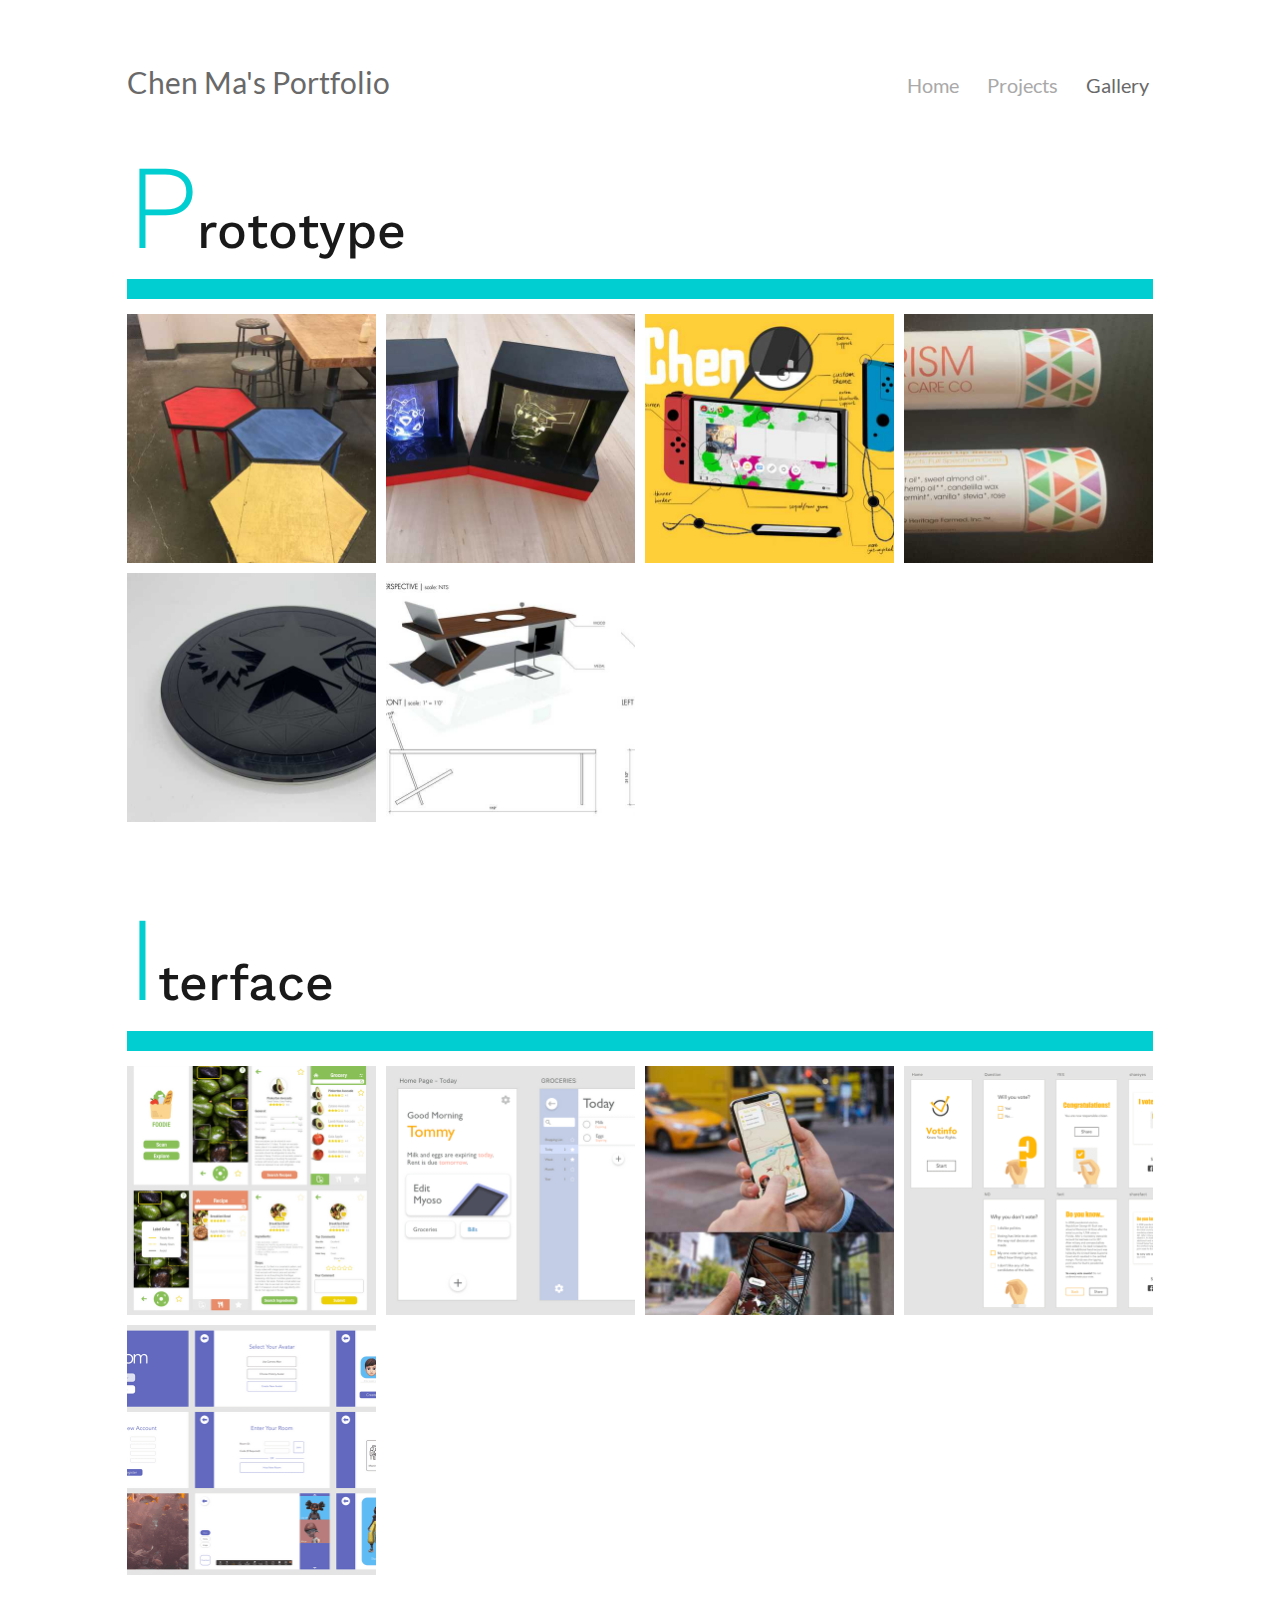
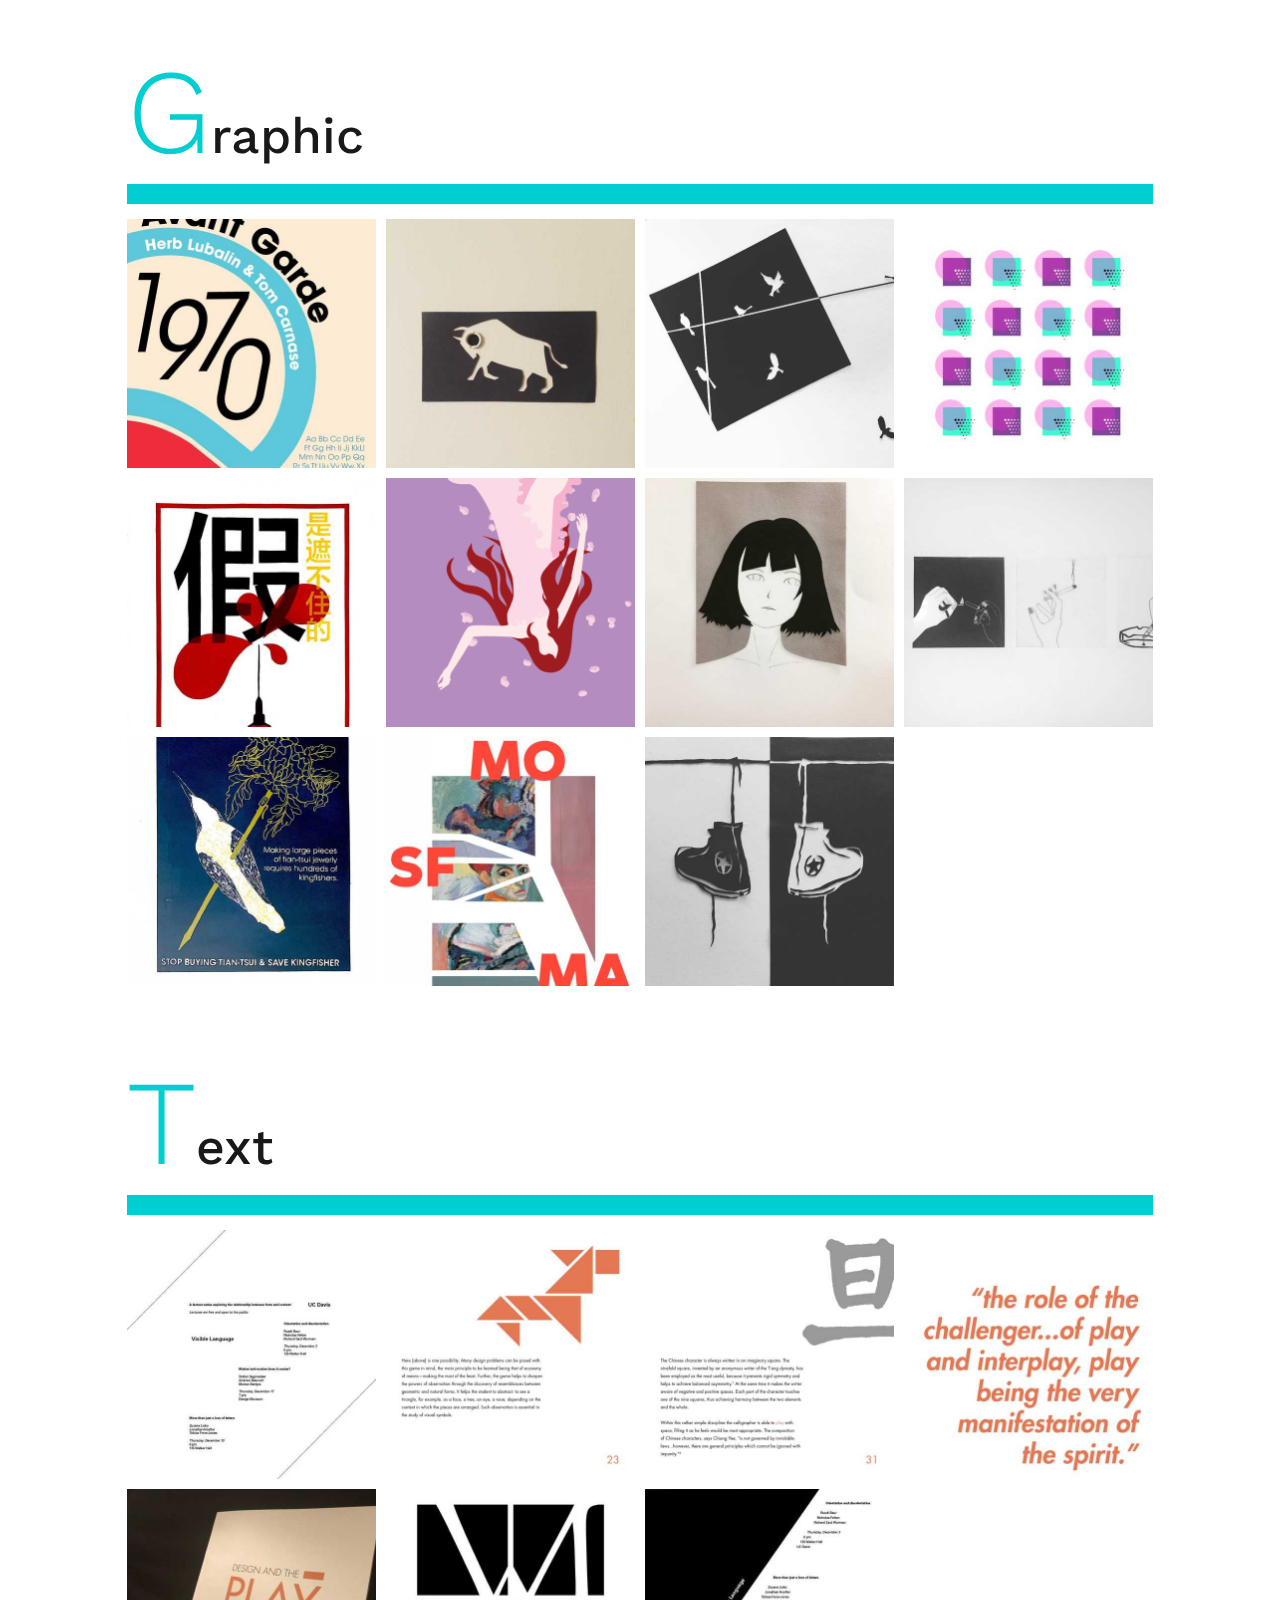
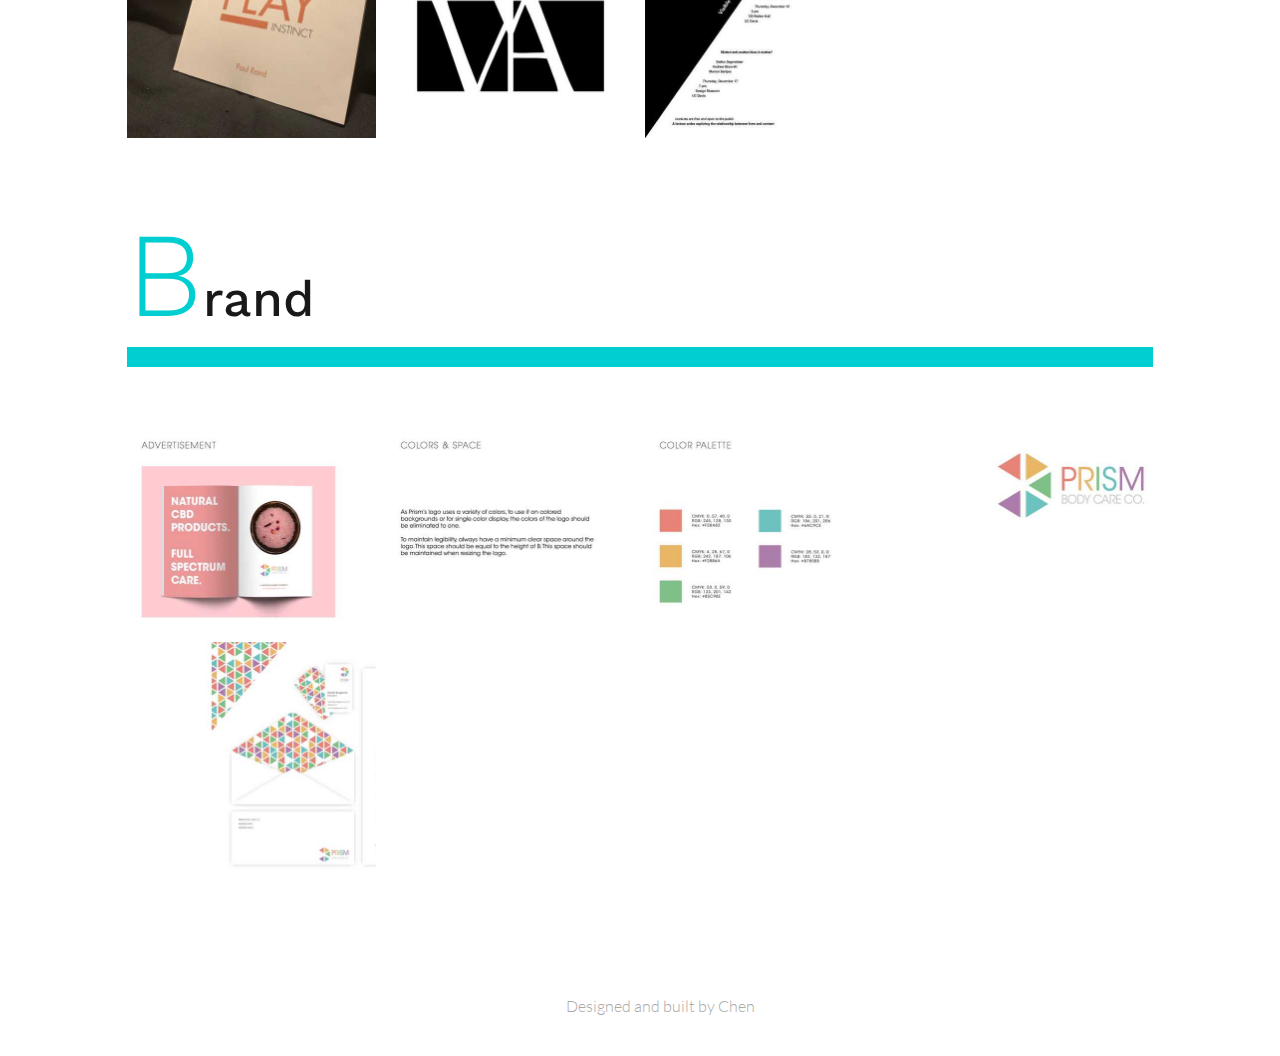
<file: gallery/index.html>
<!DOCTYPE html><html><head><meta charSet="utf-8"/><meta http-equiv="x-ua-compatible" content="ie=edge"/><meta name="viewport" content="width=device-width, initial-scale=1, shrink-to-fit=no"/><style id="typography.js">html{font-family:sans-serif;-ms-text-size-adjust:100%;-webkit-text-size-adjust:100%}body{margin:0}article,aside,details,figcaption,figure,footer,header,main,menu,nav,section,summary{display:block}audio,canvas,progress,video{display:inline-block}audio:not([controls]){display:none;height:0}progress{vertical-align:baseline}[hidden],template{display:none}a{background-color:transparent;-webkit-text-decoration-skip:objects}a:active,a:hover{outline-width:0}abbr[title]{border-bottom:none;text-decoration:underline;text-decoration:underline dotted}b,strong{font-weight:inherit;font-weight:bolder}dfn{font-style:italic}h1{font-size:2em;margin:.67em 0}mark{background-color:#ff0;color:#000}small{font-size:80%}sub,sup{font-size:75%;line-height:0;position:relative;vertical-align:baseline}sub{bottom:-.25em}sup{top:-.5em}img{border-style:none}svg:not(:root){overflow:hidden}code,kbd,pre,samp{font-family:monospace,monospace;font-size:1em}figure{margin:1em 40px}hr{box-sizing:content-box;height:0;overflow:visible}button,input,optgroup,select,textarea{font:inherit;margin:0}optgroup{font-weight:700}button,input{overflow:visible}button,select{text-transform:none}[type=reset],[type=submit],button,html [type=button]{-webkit-appearance:button}[type=button]::-moz-focus-inner,[type=reset]::-moz-focus-inner,[type=submit]::-moz-focus-inner,button::-moz-focus-inner{border-style:none;padding:0}[type=button]:-moz-focusring,[type=reset]:-moz-focusring,[type=submit]:-moz-focusring,button:-moz-focusring{outline:1px dotted ButtonText}fieldset{border:1px solid silver;margin:0 2px;padding:.35em .625em .75em}legend{box-sizing:border-box;color:inherit;display:table;max-width:100%;padding:0;white-space:normal}textarea{overflow:auto}[type=checkbox],[type=radio]{box-sizing:border-box;padding:0}[type=number]::-webkit-inner-spin-button,[type=number]::-webkit-outer-spin-button{height:auto}[type=search]{-webkit-appearance:textfield;outline-offset:-2px}[type=search]::-webkit-search-cancel-button,[type=search]::-webkit-search-decoration{-webkit-appearance:none}::-webkit-input-placeholder{color:inherit;opacity:.54}::-webkit-file-upload-button{-webkit-appearance:button;font:inherit}html{font:125%/1.45 'Quattrocento Sans',sans-serif;box-sizing:border-box;overflow-y:scroll;}*{box-sizing:inherit;}*:before{box-sizing:inherit;}*:after{box-sizing:inherit;}body{color:hsla(0,0%,0%,0.8);font-family:'Quattrocento Sans',sans-serif;font-weight:400;word-wrap:break-word;font-kerning:normal;-moz-font-feature-settings:"kern", "liga", "clig", "calt";-ms-font-feature-settings:"kern", "liga", "clig", "calt";-webkit-font-feature-settings:"kern", "liga", "clig", "calt";font-feature-settings:"kern", "liga", "clig", "calt";}img{max-width:100%;margin-left:0;margin-right:0;margin-top:0;padding-bottom:0;padding-left:0;padding-right:0;padding-top:0;margin-bottom:1.45rem;}h1{margin-left:0;margin-right:0;margin-top:0;padding-bottom:0;padding-left:0;padding-right:0;padding-top:0;margin-bottom:1.45rem;color:hsla(0,0%,0%,0.9);font-family:'Work Sans',sans-serif;font-weight:600;text-rendering:optimizeLegibility;font-size:2rem;line-height:1.1;}h2{margin-left:0;margin-right:0;margin-top:0;padding-bottom:0;padding-left:0;padding-right:0;padding-top:0;margin-bottom:1.45rem;color:hsla(0,0%,0%,0.9);font-family:'Work Sans',sans-serif;font-weight:600;text-rendering:optimizeLegibility;font-size:1.51572rem;line-height:1.1;}h3{margin-left:0;margin-right:0;margin-top:0;padding-bottom:0;padding-left:0;padding-right:0;padding-top:0;margin-bottom:1.45rem;color:hsla(0,0%,0%,0.9);font-family:'Work Sans',sans-serif;font-weight:600;text-rendering:optimizeLegibility;font-size:1.31951rem;line-height:1.1;}h4{margin-left:0;margin-right:0;margin-top:0;padding-bottom:0;padding-left:0;padding-right:0;padding-top:0;margin-bottom:1.45rem;color:hsla(0,0%,0%,0.9);font-family:'Work Sans',sans-serif;font-weight:600;text-rendering:optimizeLegibility;font-size:1rem;line-height:1.1;}h5{margin-left:0;margin-right:0;margin-top:0;padding-bottom:0;padding-left:0;padding-right:0;padding-top:0;margin-bottom:1.45rem;color:hsla(0,0%,0%,0.9);font-family:'Work Sans',sans-serif;font-weight:600;text-rendering:optimizeLegibility;font-size:0.87055rem;line-height:1.1;}h6{margin-left:0;margin-right:0;margin-top:0;padding-bottom:0;padding-left:0;padding-right:0;padding-top:0;margin-bottom:1.45rem;color:hsla(0,0%,0%,0.9);font-family:'Work Sans',sans-serif;font-weight:600;text-rendering:optimizeLegibility;font-size:0.81225rem;line-height:1.1;}hgroup{margin-left:0;margin-right:0;margin-top:0;padding-bottom:0;padding-left:0;padding-right:0;padding-top:0;margin-bottom:1.45rem;}ul{margin-left:1.45rem;margin-right:0;margin-top:0;padding-bottom:0;padding-left:0;padding-right:0;padding-top:0;margin-bottom:1.45rem;list-style-position:outside;list-style-image:none;}ol{margin-left:1.45rem;margin-right:0;margin-top:0;padding-bottom:0;padding-left:0;padding-right:0;padding-top:0;margin-bottom:1.45rem;list-style-position:outside;list-style-image:none;}dl{margin-left:0;margin-right:0;margin-top:0;padding-bottom:0;padding-left:0;padding-right:0;padding-top:0;margin-bottom:1.45rem;}dd{margin-left:0;margin-right:0;margin-top:0;padding-bottom:0;padding-left:0;padding-right:0;padding-top:0;margin-bottom:1.45rem;}p{margin-left:0;margin-right:0;margin-top:0;padding-bottom:0;padding-left:0;padding-right:0;padding-top:0;margin-bottom:1.45rem;}figure{margin-left:0;margin-right:0;margin-top:0;padding-bottom:0;padding-left:0;padding-right:0;padding-top:0;margin-bottom:1.45rem;}pre{margin-left:0;margin-right:0;margin-top:0;padding-bottom:0;padding-left:0;padding-right:0;padding-top:0;margin-bottom:1.45rem;font-size:0.85rem;line-height:1.45rem;}table{margin-left:0;margin-right:0;margin-top:0;padding-bottom:0;padding-left:0;padding-right:0;padding-top:0;margin-bottom:1.45rem;font-size:1rem;line-height:1.45rem;border-collapse:collapse;width:100%;}fieldset{margin-left:0;margin-right:0;margin-top:0;padding-bottom:0;padding-left:0;padding-right:0;padding-top:0;margin-bottom:1.45rem;}blockquote{margin-left:0;margin-right:0;margin-top:0;padding-bottom:0;padding-left:0.90625rem;padding-right:0;padding-top:0;margin-bottom:1.45rem;font-size:1.1487rem;line-height:1.45rem;border-left:0.54375rem solid #1ca086;color:hsla(0,0%,0%,0.65);font-style:italic;}form{margin-left:0;margin-right:0;margin-top:0;padding-bottom:0;padding-left:0;padding-right:0;padding-top:0;margin-bottom:1.45rem;}noscript{margin-left:0;margin-right:0;margin-top:0;padding-bottom:0;padding-left:0;padding-right:0;padding-top:0;margin-bottom:1.45rem;}iframe{margin-left:0;margin-right:0;margin-top:0;padding-bottom:0;padding-left:0;padding-right:0;padding-top:0;margin-bottom:1.45rem;}hr{margin-left:0;margin-right:0;margin-top:0;padding-bottom:0;padding-left:0;padding-right:0;padding-top:0;margin-bottom:calc(1.45rem - 1px);background:hsla(0,0%,0%,0.2);border:none;height:1px;}address{margin-left:0;margin-right:0;margin-top:0;padding-bottom:0;padding-left:0;padding-right:0;padding-top:0;margin-bottom:1.45rem;}b{font-weight:700;}strong{font-weight:700;}dt{font-weight:700;}th{font-weight:700;}li{margin-bottom:calc(1.45rem / 2);}ol li{padding-left:0;}ul li{padding-left:0;}li > ol{margin-left:1.45rem;margin-bottom:calc(1.45rem / 2);margin-top:calc(1.45rem / 2);}li > ul{margin-left:1.45rem;margin-bottom:calc(1.45rem / 2);margin-top:calc(1.45rem / 2);}blockquote *:last-child{margin-bottom:0;}li *:last-child{margin-bottom:0;}p *:last-child{margin-bottom:0;}li > p{margin-bottom:calc(1.45rem / 2);}code{font-size:0.85rem;line-height:1.45rem;}kbd{font-size:0.85rem;line-height:1.45rem;}samp{font-size:0.85rem;line-height:1.45rem;}abbr{border-bottom:1px dotted hsla(0,0%,0%,0.5);cursor:help;}acronym{border-bottom:1px dotted hsla(0,0%,0%,0.5);cursor:help;}abbr[title]{border-bottom:1px dotted hsla(0,0%,0%,0.5);cursor:help;text-decoration:none;}thead{text-align:left;}td,th{text-align:left;border-bottom:1px solid hsla(0,0%,0%,0.12);font-feature-settings:"tnum";-moz-font-feature-settings:"tnum";-ms-font-feature-settings:"tnum";-webkit-font-feature-settings:"tnum";padding-left:0.96667rem;padding-right:0.96667rem;padding-top:0.725rem;padding-bottom:calc(0.725rem - 1px);}th:first-child,td:first-child{padding-left:0;}th:last-child,td:last-child{padding-right:0;}a{color:#1ca086;text-decoration:none;text-shadow:none;background-image:none;}a:hover,a:active{text-shadow:none;background-image:none;}h1,h2,h3,h4,h5,h6{margin-top:2.175rem;margin-bottom:0.725rem;}blockquote > :last-child{margin-bottom:0;}blockquote cite{font-size:1rem;line-height:1.45rem;color:hsla(0,0%,0%,0.8);font-style:normal;font-weight:400;}blockquote cite:before{content:"— ";}@media only screen and (max-width:480px){html{font-size:106.25%;line-height:24.65px;}blockquote{border-left:0.27187rem solid #1ca086;color:hsla(0,0%,0%,0.59);padding-left:0.81563rem;font-style:italic;margin-left:-1.0875rem;margin-right:0;}}</style><style data-href="/styles.14fa35fffe460eb9bb4f.css" id="gatsby-global-css">/*!
 * Bootstrap v4.6.0 (https://getbootstrap.com/)
 * Copyright 2011-2021 The Bootstrap Authors
 * Copyright 2011-2021 Twitter, Inc.
 * Licensed under MIT (https://github.com/twbs/bootstrap/blob/main/LICENSE)
 */:root{--blue:#007bff;--indigo:#6610f2;--purple:#6f42c1;--pink:#e83e8c;--red:#dc3545;--orange:#fd7e14;--yellow:#ffc107;--green:#28a745;--teal:#20c997;--cyan:#17a2b8;--white:#fff;--gray:#6c757d;--gray-dark:#343a40;--primary:#007bff;--secondary:#6c757d;--success:#28a745;--info:#17a2b8;--warning:#ffc107;--danger:#dc3545;--light:#f8f9fa;--dark:#343a40;--breakpoint-xs:0;--breakpoint-sm:576px;--breakpoint-md:768px;--breakpoint-lg:992px;--breakpoint-xl:1200px;--font-family-sans-serif:-apple-system,BlinkMacSystemFont,"Segoe UI",Roboto,"Helvetica Neue",Arial,"Noto Sans","Liberation Sans",sans-serif,"Apple Color Emoji","Segoe UI Emoji","Segoe UI Symbol","Noto Color Emoji";--font-family-monospace:SFMono-Regular,Menlo,Monaco,Consolas,"Liberation Mono","Courier New",monospace}*,:after,:before{box-sizing:border-box}html{font-family:sans-serif;line-height:1.15;-webkit-text-size-adjust:100%;-webkit-tap-highlight-color:transparent}article,aside,figcaption,figure,footer,header,hgroup,main,nav,section{display:block}body{margin:0;font-family:-apple-system,BlinkMacSystemFont,Segoe UI,Roboto,Helvetica Neue,Arial,Noto Sans,Liberation Sans,sans-serif,Apple Color Emoji,Segoe UI Emoji,Segoe UI Symbol,Noto Color Emoji;font-size:1rem;font-weight:400;line-height:1.5;color:#212529;text-align:left;background-color:#fff}[tabindex="-1"]:focus:not(:focus-visible){outline:0!important}hr{box-sizing:content-box;height:0;overflow:visible}h1,h2,h3,h4,h5,h6{margin-top:0;margin-bottom:.5rem}p{margin-top:0;margin-bottom:1rem}abbr[data-original-title],abbr[title]{text-decoration:underline;-webkit-text-decoration:underline dotted;text-decoration:underline dotted;cursor:help;border-bottom:0;-webkit-text-decoration-skip-ink:none;text-decoration-skip-ink:none}address{font-style:normal;line-height:inherit}address,dl,ol,ul{margin-bottom:1rem}dl,ol,ul{margin-top:0}ol ol,ol ul,ul ol,ul ul{margin-bottom:0}dt{font-weight:700}dd{margin-bottom:.5rem;margin-left:0}blockquote{margin:0 0 1rem}b,strong{font-weight:bolder}small{font-size:80%}sub,sup{position:relative;font-size:75%;line-height:0;vertical-align:baseline}sub{bottom:-.25em}sup{top:-.5em}a{color:#007bff;text-decoration:none;background-color:transparent}a:hover{color:#0056b3;text-decoration:underline}a:not([href]):not([class]),a:not([href]):not([class]):hover{color:inherit;text-decoration:none}code,kbd,pre,samp{font-family:SFMono-Regular,Menlo,Monaco,Consolas,Liberation Mono,Courier New,monospace;font-size:1em}pre{margin-top:0;margin-bottom:1rem;overflow:auto;-ms-overflow-style:scrollbar}figure{margin:0 0 1rem}img{border-style:none}img,svg{vertical-align:middle}svg{overflow:hidden}table{border-collapse:collapse}caption{padding-top:.75rem;padding-bottom:.75rem;color:#6c757d;text-align:left;caption-side:bottom}th{text-align:inherit;text-align:-webkit-match-parent}label{display:inline-block;margin-bottom:.5rem}button{border-radius:0}button:focus:not(:focus-visible){outline:0}button,input,optgroup,select,textarea{margin:0;font-family:inherit;font-size:inherit;line-height:inherit}button,input{overflow:visible}button,select{text-transform:none}[role=button]{cursor:pointer}select{word-wrap:normal}[type=button],[type=reset],[type=submit],button{-webkit-appearance:button}[type=button]:not(:disabled),[type=reset]:not(:disabled),[type=submit]:not(:disabled),button:not(:disabled){cursor:pointer}[type=button]::-moz-focus-inner,[type=reset]::-moz-focus-inner,[type=submit]::-moz-focus-inner,button::-moz-focus-inner{padding:0;border-style:none}input[type=checkbox],input[type=radio]{box-sizing:border-box;padding:0}textarea{overflow:auto;resize:vertical}fieldset{min-width:0;padding:0;margin:0;border:0}legend{display:block;width:100%;max-width:100%;padding:0;margin-bottom:.5rem;font-size:1.5rem;line-height:inherit;color:inherit;white-space:normal}progress{vertical-align:baseline}[type=number]::-webkit-inner-spin-button,[type=number]::-webkit-outer-spin-button{height:auto}[type=search]{outline-offset:-2px;-webkit-appearance:none}[type=search]::-webkit-search-decoration{-webkit-appearance:none}::-webkit-file-upload-button{font:inherit;-webkit-appearance:button}output{display:inline-block}summary{display:list-item;cursor:pointer}template{display:none}[hidden]{display:none!important}.h1,.h2,.h3,.h4,.h5,.h6,h1,h2,h3,h4,h5,h6{margin-bottom:.5rem;font-weight:500;line-height:1.2}.h1,h1{font-size:2.5rem}.h2,h2{font-size:2rem}.h3,h3{font-size:1.75rem}.h4,h4{font-size:1.5rem}.h5,h5{font-size:1.25rem}.h6,h6{font-size:1rem}.lead{font-size:1.25rem;font-weight:300}.display-1{font-size:6rem}.display-1,.display-2{font-weight:300;line-height:1.2}.display-2{font-size:5.5rem}.display-3{font-size:4.5rem}.display-3,.display-4{font-weight:300;line-height:1.2}.display-4{font-size:3.5rem}hr{margin-top:1rem;margin-bottom:1rem;border:0;border-top:1px solid rgba(0,0,0,.1)}.small,small{font-size:80%;font-weight:400}.mark,mark{padding:.2em;background-color:#fcf8e3}.list-inline,.list-unstyled{padding-left:0;list-style:none}.list-inline-item{display:inline-block}.list-inline-item:not(:last-child){margin-right:.5rem}.initialism{font-size:90%;text-transform:uppercase}.blockquote{margin-bottom:1rem;font-size:1.25rem}.blockquote-footer{display:block;font-size:80%;color:#6c757d}.blockquote-footer:before{content:"\2014\A0"}.img-fluid,.img-thumbnail{max-width:100%;height:auto}.img-thumbnail{padding:.25rem;background-color:#fff;border:1px solid #dee2e6;border-radius:.25rem}.figure{display:inline-block}.figure-img{margin-bottom:.5rem;line-height:1}.figure-caption{font-size:90%;color:#6c757d}code{font-size:87.5%;color:#e83e8c;word-wrap:break-word}a>code{color:inherit}kbd{padding:.2rem .4rem;font-size:87.5%;color:#fff;background-color:#212529;border-radius:.2rem}kbd kbd{padding:0;font-size:100%;font-weight:700}pre{display:block;font-size:87.5%;color:#212529}pre code{font-size:inherit;color:inherit;word-break:normal}.pre-scrollable{max-height:340px;overflow-y:scroll}.container,.container-fluid,.container-lg,.container-md,.container-sm,.container-xl{width:100%;padding-right:15px;padding-left:15px;margin-right:auto;margin-left:auto}@media (min-width:576px){.container,.container-sm{max-width:540px}}@media (min-width:768px){.container,.container-md,.container-sm{max-width:720px}}@media (min-width:992px){.container,.container-lg,.container-md,.container-sm{max-width:960px}}@media (min-width:1200px){.container,.container-lg,.container-md,.container-sm,.container-xl{max-width:1140px}}.row{display:flex;flex-wrap:wrap;margin-right:-15px;margin-left:-15px}.no-gutters{margin-right:0;margin-left:0}.no-gutters>.col,.no-gutters>[class*=col-]{padding-right:0;padding-left:0}.col,.col-1,.col-2,.col-3,.col-4,.col-5,.col-6,.col-7,.col-8,.col-9,.col-10,.col-11,.col-12,.col-auto,.col-lg,.col-lg-1,.col-lg-2,.col-lg-3,.col-lg-4,.col-lg-5,.col-lg-6,.col-lg-7,.col-lg-8,.col-lg-9,.col-lg-10,.col-lg-11,.col-lg-12,.col-lg-auto,.col-md,.col-md-1,.col-md-2,.col-md-3,.col-md-4,.col-md-5,.col-md-6,.col-md-7,.col-md-8,.col-md-9,.col-md-10,.col-md-11,.col-md-12,.col-md-auto,.col-sm,.col-sm-1,.col-sm-2,.col-sm-3,.col-sm-4,.col-sm-5,.col-sm-6,.col-sm-7,.col-sm-8,.col-sm-9,.col-sm-10,.col-sm-11,.col-sm-12,.col-sm-auto,.col-xl,.col-xl-1,.col-xl-2,.col-xl-3,.col-xl-4,.col-xl-5,.col-xl-6,.col-xl-7,.col-xl-8,.col-xl-9,.col-xl-10,.col-xl-11,.col-xl-12,.col-xl-auto{position:relative;width:100%;padding-right:15px;padding-left:15px}.col{flex-basis:0;flex-grow:1;max-width:100%}.row-cols-1>*{flex:0 0 100%;max-width:100%}.row-cols-2>*{flex:0 0 50%;max-width:50%}.row-cols-3>*{flex:0 0 33.333333%;max-width:33.333333%}.row-cols-4>*{flex:0 0 25%;max-width:25%}.row-cols-5>*{flex:0 0 20%;max-width:20%}.row-cols-6>*{flex:0 0 16.666667%;max-width:16.666667%}.col-auto{flex:0 0 auto;width:auto;max-width:100%}.col-1{flex:0 0 8.333333%;max-width:8.333333%}.col-2{flex:0 0 16.666667%;max-width:16.666667%}.col-3{flex:0 0 25%;max-width:25%}.col-4{flex:0 0 33.333333%;max-width:33.333333%}.col-5{flex:0 0 41.666667%;max-width:41.666667%}.col-6{flex:0 0 50%;max-width:50%}.col-7{flex:0 0 58.333333%;max-width:58.333333%}.col-8{flex:0 0 66.666667%;max-width:66.666667%}.col-9{flex:0 0 75%;max-width:75%}.col-10{flex:0 0 83.333333%;max-width:83.333333%}.col-11{flex:0 0 91.666667%;max-width:91.666667%}.col-12{flex:0 0 100%;max-width:100%}.order-first{order:-1}.order-last{order:13}.order-0{order:0}.order-1{order:1}.order-2{order:2}.order-3{order:3}.order-4{order:4}.order-5{order:5}.order-6{order:6}.order-7{order:7}.order-8{order:8}.order-9{order:9}.order-10{order:10}.order-11{order:11}.order-12{order:12}.offset-1{margin-left:8.333333%}.offset-2{margin-left:16.666667%}.offset-3{margin-left:25%}.offset-4{margin-left:33.333333%}.offset-5{margin-left:41.666667%}.offset-6{margin-left:50%}.offset-7{margin-left:58.333333%}.offset-8{margin-left:66.666667%}.offset-9{margin-left:75%}.offset-10{margin-left:83.333333%}.offset-11{margin-left:91.666667%}@media (min-width:576px){.col-sm{flex-basis:0;flex-grow:1;max-width:100%}.row-cols-sm-1>*{flex:0 0 100%;max-width:100%}.row-cols-sm-2>*{flex:0 0 50%;max-width:50%}.row-cols-sm-3>*{flex:0 0 33.333333%;max-width:33.333333%}.row-cols-sm-4>*{flex:0 0 25%;max-width:25%}.row-cols-sm-5>*{flex:0 0 20%;max-width:20%}.row-cols-sm-6>*{flex:0 0 16.666667%;max-width:16.666667%}.col-sm-auto{flex:0 0 auto;width:auto;max-width:100%}.col-sm-1{flex:0 0 8.333333%;max-width:8.333333%}.col-sm-2{flex:0 0 16.666667%;max-width:16.666667%}.col-sm-3{flex:0 0 25%;max-width:25%}.col-sm-4{flex:0 0 33.333333%;max-width:33.333333%}.col-sm-5{flex:0 0 41.666667%;max-width:41.666667%}.col-sm-6{flex:0 0 50%;max-width:50%}.col-sm-7{flex:0 0 58.333333%;max-width:58.333333%}.col-sm-8{flex:0 0 66.666667%;max-width:66.666667%}.col-sm-9{flex:0 0 75%;max-width:75%}.col-sm-10{flex:0 0 83.333333%;max-width:83.333333%}.col-sm-11{flex:0 0 91.666667%;max-width:91.666667%}.col-sm-12{flex:0 0 100%;max-width:100%}.order-sm-first{order:-1}.order-sm-last{order:13}.order-sm-0{order:0}.order-sm-1{order:1}.order-sm-2{order:2}.order-sm-3{order:3}.order-sm-4{order:4}.order-sm-5{order:5}.order-sm-6{order:6}.order-sm-7{order:7}.order-sm-8{order:8}.order-sm-9{order:9}.order-sm-10{order:10}.order-sm-11{order:11}.order-sm-12{order:12}.offset-sm-0{margin-left:0}.offset-sm-1{margin-left:8.333333%}.offset-sm-2{margin-left:16.666667%}.offset-sm-3{margin-left:25%}.offset-sm-4{margin-left:33.333333%}.offset-sm-5{margin-left:41.666667%}.offset-sm-6{margin-left:50%}.offset-sm-7{margin-left:58.333333%}.offset-sm-8{margin-left:66.666667%}.offset-sm-9{margin-left:75%}.offset-sm-10{margin-left:83.333333%}.offset-sm-11{margin-left:91.666667%}}@media (min-width:768px){.col-md{flex-basis:0;flex-grow:1;max-width:100%}.row-cols-md-1>*{flex:0 0 100%;max-width:100%}.row-cols-md-2>*{flex:0 0 50%;max-width:50%}.row-cols-md-3>*{flex:0 0 33.333333%;max-width:33.333333%}.row-cols-md-4>*{flex:0 0 25%;max-width:25%}.row-cols-md-5>*{flex:0 0 20%;max-width:20%}.row-cols-md-6>*{flex:0 0 16.666667%;max-width:16.666667%}.col-md-auto{flex:0 0 auto;width:auto;max-width:100%}.col-md-1{flex:0 0 8.333333%;max-width:8.333333%}.col-md-2{flex:0 0 16.666667%;max-width:16.666667%}.col-md-3{flex:0 0 25%;max-width:25%}.col-md-4{flex:0 0 33.333333%;max-width:33.333333%}.col-md-5{flex:0 0 41.666667%;max-width:41.666667%}.col-md-6{flex:0 0 50%;max-width:50%}.col-md-7{flex:0 0 58.333333%;max-width:58.333333%}.col-md-8{flex:0 0 66.666667%;max-width:66.666667%}.col-md-9{flex:0 0 75%;max-width:75%}.col-md-10{flex:0 0 83.333333%;max-width:83.333333%}.col-md-11{flex:0 0 91.666667%;max-width:91.666667%}.col-md-12{flex:0 0 100%;max-width:100%}.order-md-first{order:-1}.order-md-last{order:13}.order-md-0{order:0}.order-md-1{order:1}.order-md-2{order:2}.order-md-3{order:3}.order-md-4{order:4}.order-md-5{order:5}.order-md-6{order:6}.order-md-7{order:7}.order-md-8{order:8}.order-md-9{order:9}.order-md-10{order:10}.order-md-11{order:11}.order-md-12{order:12}.offset-md-0{margin-left:0}.offset-md-1{margin-left:8.333333%}.offset-md-2{margin-left:16.666667%}.offset-md-3{margin-left:25%}.offset-md-4{margin-left:33.333333%}.offset-md-5{margin-left:41.666667%}.offset-md-6{margin-left:50%}.offset-md-7{margin-left:58.333333%}.offset-md-8{margin-left:66.666667%}.offset-md-9{margin-left:75%}.offset-md-10{margin-left:83.333333%}.offset-md-11{margin-left:91.666667%}}@media (min-width:992px){.col-lg{flex-basis:0;flex-grow:1;max-width:100%}.row-cols-lg-1>*{flex:0 0 100%;max-width:100%}.row-cols-lg-2>*{flex:0 0 50%;max-width:50%}.row-cols-lg-3>*{flex:0 0 33.333333%;max-width:33.333333%}.row-cols-lg-4>*{flex:0 0 25%;max-width:25%}.row-cols-lg-5>*{flex:0 0 20%;max-width:20%}.row-cols-lg-6>*{flex:0 0 16.666667%;max-width:16.666667%}.col-lg-auto{flex:0 0 auto;width:auto;max-width:100%}.col-lg-1{flex:0 0 8.333333%;max-width:8.333333%}.col-lg-2{flex:0 0 16.666667%;max-width:16.666667%}.col-lg-3{flex:0 0 25%;max-width:25%}.col-lg-4{flex:0 0 33.333333%;max-width:33.333333%}.col-lg-5{flex:0 0 41.666667%;max-width:41.666667%}.col-lg-6{flex:0 0 50%;max-width:50%}.col-lg-7{flex:0 0 58.333333%;max-width:58.333333%}.col-lg-8{flex:0 0 66.666667%;max-width:66.666667%}.col-lg-9{flex:0 0 75%;max-width:75%}.col-lg-10{flex:0 0 83.333333%;max-width:83.333333%}.col-lg-11{flex:0 0 91.666667%;max-width:91.666667%}.col-lg-12{flex:0 0 100%;max-width:100%}.order-lg-first{order:-1}.order-lg-last{order:13}.order-lg-0{order:0}.order-lg-1{order:1}.order-lg-2{order:2}.order-lg-3{order:3}.order-lg-4{order:4}.order-lg-5{order:5}.order-lg-6{order:6}.order-lg-7{order:7}.order-lg-8{order:8}.order-lg-9{order:9}.order-lg-10{order:10}.order-lg-11{order:11}.order-lg-12{order:12}.offset-lg-0{margin-left:0}.offset-lg-1{margin-left:8.333333%}.offset-lg-2{margin-left:16.666667%}.offset-lg-3{margin-left:25%}.offset-lg-4{margin-left:33.333333%}.offset-lg-5{margin-left:41.666667%}.offset-lg-6{margin-left:50%}.offset-lg-7{margin-left:58.333333%}.offset-lg-8{margin-left:66.666667%}.offset-lg-9{margin-left:75%}.offset-lg-10{margin-left:83.333333%}.offset-lg-11{margin-left:91.666667%}}@media (min-width:1200px){.col-xl{flex-basis:0;flex-grow:1;max-width:100%}.row-cols-xl-1>*{flex:0 0 100%;max-width:100%}.row-cols-xl-2>*{flex:0 0 50%;max-width:50%}.row-cols-xl-3>*{flex:0 0 33.333333%;max-width:33.333333%}.row-cols-xl-4>*{flex:0 0 25%;max-width:25%}.row-cols-xl-5>*{flex:0 0 20%;max-width:20%}.row-cols-xl-6>*{flex:0 0 16.666667%;max-width:16.666667%}.col-xl-auto{flex:0 0 auto;width:auto;max-width:100%}.col-xl-1{flex:0 0 8.333333%;max-width:8.333333%}.col-xl-2{flex:0 0 16.666667%;max-width:16.666667%}.col-xl-3{flex:0 0 25%;max-width:25%}.col-xl-4{flex:0 0 33.333333%;max-width:33.333333%}.col-xl-5{flex:0 0 41.666667%;max-width:41.666667%}.col-xl-6{flex:0 0 50%;max-width:50%}.col-xl-7{flex:0 0 58.333333%;max-width:58.333333%}.col-xl-8{flex:0 0 66.666667%;max-width:66.666667%}.col-xl-9{flex:0 0 75%;max-width:75%}.col-xl-10{flex:0 0 83.333333%;max-width:83.333333%}.col-xl-11{flex:0 0 91.666667%;max-width:91.666667%}.col-xl-12{flex:0 0 100%;max-width:100%}.order-xl-first{order:-1}.order-xl-last{order:13}.order-xl-0{order:0}.order-xl-1{order:1}.order-xl-2{order:2}.order-xl-3{order:3}.order-xl-4{order:4}.order-xl-5{order:5}.order-xl-6{order:6}.order-xl-7{order:7}.order-xl-8{order:8}.order-xl-9{order:9}.order-xl-10{order:10}.order-xl-11{order:11}.order-xl-12{order:12}.offset-xl-0{margin-left:0}.offset-xl-1{margin-left:8.333333%}.offset-xl-2{margin-left:16.666667%}.offset-xl-3{margin-left:25%}.offset-xl-4{margin-left:33.333333%}.offset-xl-5{margin-left:41.666667%}.offset-xl-6{margin-left:50%}.offset-xl-7{margin-left:58.333333%}.offset-xl-8{margin-left:66.666667%}.offset-xl-9{margin-left:75%}.offset-xl-10{margin-left:83.333333%}.offset-xl-11{margin-left:91.666667%}}.table{width:100%;margin-bottom:1rem;color:#212529}.table td,.table th{padding:.75rem;vertical-align:top;border-top:1px solid #dee2e6}.table thead th{vertical-align:bottom;border-bottom:2px solid #dee2e6}.table tbody+tbody{border-top:2px solid #dee2e6}.table-sm td,.table-sm th{padding:.3rem}.table-bordered,.table-bordered td,.table-bordered th{border:1px solid #dee2e6}.table-bordered thead td,.table-bordered thead th{border-bottom-width:2px}.table-borderless tbody+tbody,.table-borderless td,.table-borderless th,.table-borderless thead th{border:0}.table-striped tbody tr:nth-of-type(odd){background-color:rgba(0,0,0,.05)}.table-hover tbody tr:hover{color:#212529;background-color:rgba(0,0,0,.075)}.table-primary,.table-primary>td,.table-primary>th{background-color:#b8daff}.table-primary tbody+tbody,.table-primary td,.table-primary th,.table-primary thead th{border-color:#7abaff}.table-hover .table-primary:hover,.table-hover .table-primary:hover>td,.table-hover .table-primary:hover>th{background-color:#9fcdff}.table-secondary,.table-secondary>td,.table-secondary>th{background-color:#d6d8db}.table-secondary tbody+tbody,.table-secondary td,.table-secondary th,.table-secondary thead th{border-color:#b3b7bb}.table-hover .table-secondary:hover,.table-hover .table-secondary:hover>td,.table-hover .table-secondary:hover>th{background-color:#c8cbcf}.table-success,.table-success>td,.table-success>th{background-color:#c3e6cb}.table-success tbody+tbody,.table-success td,.table-success th,.table-success thead th{border-color:#8fd19e}.table-hover .table-success:hover,.table-hover .table-success:hover>td,.table-hover .table-success:hover>th{background-color:#b1dfbb}.table-info,.table-info>td,.table-info>th{background-color:#bee5eb}.table-info tbody+tbody,.table-info td,.table-info th,.table-info thead th{border-color:#86cfda}.table-hover .table-info:hover,.table-hover .table-info:hover>td,.table-hover .table-info:hover>th{background-color:#abdde5}.table-warning,.table-warning>td,.table-warning>th{background-color:#ffeeba}.table-warning tbody+tbody,.table-warning td,.table-warning th,.table-warning thead th{border-color:#ffdf7e}.table-hover .table-warning:hover,.table-hover .table-warning:hover>td,.table-hover .table-warning:hover>th{background-color:#ffe8a1}.table-danger,.table-danger>td,.table-danger>th{background-color:#f5c6cb}.table-danger tbody+tbody,.table-danger td,.table-danger th,.table-danger thead th{border-color:#ed969e}.table-hover .table-danger:hover,.table-hover .table-danger:hover>td,.table-hover .table-danger:hover>th{background-color:#f1b0b7}.table-light,.table-light>td,.table-light>th{background-color:#fdfdfe}.table-light tbody+tbody,.table-light td,.table-light th,.table-light thead th{border-color:#fbfcfc}.table-hover .table-light:hover,.table-hover .table-light:hover>td,.table-hover .table-light:hover>th{background-color:#ececf6}.table-dark,.table-dark>td,.table-dark>th{background-color:#c6c8ca}.table-dark tbody+tbody,.table-dark td,.table-dark th,.table-dark thead th{border-color:#95999c}.table-hover .table-dark:hover,.table-hover .table-dark:hover>td,.table-hover .table-dark:hover>th{background-color:#b9bbbe}.table-active,.table-active>td,.table-active>th,.table-hover .table-active:hover,.table-hover .table-active:hover>td,.table-hover .table-active:hover>th{background-color:rgba(0,0,0,.075)}.table .thead-dark th{color:#fff;background-color:#343a40;border-color:#454d55}.table .thead-light th{color:#495057;background-color:#e9ecef;border-color:#dee2e6}.table-dark{color:#fff;background-color:#343a40}.table-dark td,.table-dark th,.table-dark thead th{border-color:#454d55}.table-dark.table-bordered{border:0}.table-dark.table-striped tbody tr:nth-of-type(odd){background-color:hsla(0,0%,100%,.05)}.table-dark.table-hover tbody tr:hover{color:#fff;background-color:hsla(0,0%,100%,.075)}@media (max-width:575.98px){.table-responsive-sm{display:block;width:100%;overflow-x:auto;-webkit-overflow-scrolling:touch}.table-responsive-sm>.table-bordered{border:0}}@media (max-width:767.98px){.table-responsive-md{display:block;width:100%;overflow-x:auto;-webkit-overflow-scrolling:touch}.table-responsive-md>.table-bordered{border:0}}@media (max-width:991.98px){.table-responsive-lg{display:block;width:100%;overflow-x:auto;-webkit-overflow-scrolling:touch}.table-responsive-lg>.table-bordered{border:0}}@media (max-width:1199.98px){.table-responsive-xl{display:block;width:100%;overflow-x:auto;-webkit-overflow-scrolling:touch}.table-responsive-xl>.table-bordered{border:0}}.table-responsive{display:block;width:100%;overflow-x:auto;-webkit-overflow-scrolling:touch}.table-responsive>.table-bordered{border:0}.form-control{display:block;width:100%;height:calc(1.5em + .75rem + 2px);padding:.375rem .75rem;font-size:1rem;font-weight:400;line-height:1.5;color:#495057;background-color:#fff;background-clip:padding-box;border:1px solid #ced4da;border-radius:.25rem;transition:border-color .15s ease-in-out,box-shadow .15s ease-in-out}@media (prefers-reduced-motion:reduce){.form-control{transition:none}}.form-control::-ms-expand{background-color:transparent;border:0}.form-control:-moz-focusring{color:transparent;text-shadow:0 0 0 #495057}.form-control:focus{color:#495057;background-color:#fff;border-color:#80bdff;outline:0;box-shadow:0 0 0 .2rem rgba(0,123,255,.25)}.form-control:-ms-input-placeholder{color:#6c757d;opacity:1}.form-control::placeholder{color:#6c757d;opacity:1}.form-control:disabled,.form-control[readonly]{background-color:#e9ecef;opacity:1}input[type=date].form-control,input[type=datetime-local].form-control,input[type=month].form-control,input[type=time].form-control{-webkit-appearance:none;-moz-appearance:none;appearance:none}select.form-control:focus::-ms-value{color:#495057;background-color:#fff}.form-control-file,.form-control-range{display:block;width:100%}.col-form-label{padding-top:calc(.375rem + 1px);padding-bottom:calc(.375rem + 1px);margin-bottom:0;font-size:inherit;line-height:1.5}.col-form-label-lg{padding-top:calc(.5rem + 1px);padding-bottom:calc(.5rem + 1px);font-size:1.25rem;line-height:1.5}.col-form-label-sm{padding-top:calc(.25rem + 1px);padding-bottom:calc(.25rem + 1px);font-size:.875rem;line-height:1.5}.form-control-plaintext{display:block;width:100%;padding:.375rem 0;margin-bottom:0;font-size:1rem;line-height:1.5;color:#212529;background-color:transparent;border:solid transparent;border-width:1px 0}.form-control-plaintext.form-control-lg,.form-control-plaintext.form-control-sm{padding-right:0;padding-left:0}.form-control-sm{height:calc(1.5em + .5rem + 2px);padding:.25rem .5rem;font-size:.875rem;line-height:1.5;border-radius:.2rem}.form-control-lg{height:calc(1.5em + 1rem + 2px);padding:.5rem 1rem;font-size:1.25rem;line-height:1.5;border-radius:.3rem}select.form-control[multiple],select.form-control[size],textarea.form-control{height:auto}.form-group{margin-bottom:1rem}.form-text{display:block;margin-top:.25rem}.form-row{display:flex;flex-wrap:wrap;margin-right:-5px;margin-left:-5px}.form-row>.col,.form-row>[class*=col-]{padding-right:5px;padding-left:5px}.form-check{position:relative;display:block;padding-left:1.25rem}.form-check-input{position:absolute;margin-top:.3rem;margin-left:-1.25rem}.form-check-input:disabled~.form-check-label,.form-check-input[disabled]~.form-check-label{color:#6c757d}.form-check-label{margin-bottom:0}.form-check-inline{display:inline-flex;align-items:center;padding-left:0;margin-right:.75rem}.form-check-inline .form-check-input{position:static;margin-top:0;margin-right:.3125rem;margin-left:0}.valid-feedback{display:none;width:100%;margin-top:.25rem;font-size:80%;color:#28a745}.valid-tooltip{position:absolute;top:100%;left:0;z-index:5;display:none;max-width:100%;padding:.25rem .5rem;margin-top:.1rem;font-size:.875rem;line-height:1.5;color:#fff;background-color:rgba(40,167,69,.9);border-radius:.25rem}.form-row>.col>.valid-tooltip,.form-row>[class*=col-]>.valid-tooltip{left:5px}.is-valid~.valid-feedback,.is-valid~.valid-tooltip,.was-validated :valid~.valid-feedback,.was-validated :valid~.valid-tooltip{display:block}.form-control.is-valid,.was-validated .form-control:valid{border-color:#28a745;padding-right:calc(1.5em + .75rem);background-image:url("data:image/svg+xml;charset=utf-8,%3Csvg xmlns='http://www.w3.org/2000/svg' width='8' height='8' viewBox='0 0 8 8'%3E%3Cpath fill='%2328a745' d='M2.3 6.73L.6 4.53c-.4-1.04.46-1.4 1.1-.8l1.1 1.4 3.4-3.8c.6-.63 1.6-.27 1.2.7l-4 4.6c-.43.5-.8.4-1.1.1z'/%3E%3C/svg%3E");background-repeat:no-repeat;background-position:right calc(.375em + .1875rem) center;background-size:calc(.75em + .375rem) calc(.75em + .375rem)}.form-control.is-valid:focus,.was-validated .form-control:valid:focus{border-color:#28a745;box-shadow:0 0 0 .2rem rgba(40,167,69,.25)}.was-validated textarea.form-control:valid,textarea.form-control.is-valid{padding-right:calc(1.5em + .75rem);background-position:top calc(.375em + .1875rem) right calc(.375em + .1875rem)}.custom-select.is-valid,.was-validated .custom-select:valid{border-color:#28a745;padding-right:calc(.75em + 2.3125rem);background:url("data:image/svg+xml;charset=utf-8,%3Csvg xmlns='http://www.w3.org/2000/svg' width='4' height='5' viewBox='0 0 4 5'%3E%3Cpath fill='%23343a40' d='M2 0L0 2h4zm0 5L0 3h4z'/%3E%3C/svg%3E") right .75rem center/8px 10px no-repeat,#fff url("data:image/svg+xml;charset=utf-8,%3Csvg xmlns='http://www.w3.org/2000/svg' width='8' height='8' viewBox='0 0 8 8'%3E%3Cpath fill='%2328a745' d='M2.3 6.73L.6 4.53c-.4-1.04.46-1.4 1.1-.8l1.1 1.4 3.4-3.8c.6-.63 1.6-.27 1.2.7l-4 4.6c-.43.5-.8.4-1.1.1z'/%3E%3C/svg%3E") center right 1.75rem/calc(.75em + .375rem) calc(.75em + .375rem) no-repeat}.custom-select.is-valid:focus,.was-validated .custom-select:valid:focus{border-color:#28a745;box-shadow:0 0 0 .2rem rgba(40,167,69,.25)}.form-check-input.is-valid~.form-check-label,.was-validated .form-check-input:valid~.form-check-label{color:#28a745}.form-check-input.is-valid~.valid-feedback,.form-check-input.is-valid~.valid-tooltip,.was-validated .form-check-input:valid~.valid-feedback,.was-validated .form-check-input:valid~.valid-tooltip{display:block}.custom-control-input.is-valid~.custom-control-label,.was-validated .custom-control-input:valid~.custom-control-label{color:#28a745}.custom-control-input.is-valid~.custom-control-label:before,.was-validated .custom-control-input:valid~.custom-control-label:before{border-color:#28a745}.custom-control-input.is-valid:checked~.custom-control-label:before,.was-validated .custom-control-input:valid:checked~.custom-control-label:before{border-color:#34ce57;background-color:#34ce57}.custom-control-input.is-valid:focus~.custom-control-label:before,.was-validated .custom-control-input:valid:focus~.custom-control-label:before{box-shadow:0 0 0 .2rem rgba(40,167,69,.25)}.custom-control-input.is-valid:focus:not(:checked)~.custom-control-label:before,.custom-file-input.is-valid~.custom-file-label,.was-validated .custom-control-input:valid:focus:not(:checked)~.custom-control-label:before,.was-validated .custom-file-input:valid~.custom-file-label{border-color:#28a745}.custom-file-input.is-valid:focus~.custom-file-label,.was-validated .custom-file-input:valid:focus~.custom-file-label{border-color:#28a745;box-shadow:0 0 0 .2rem rgba(40,167,69,.25)}.invalid-feedback{display:none;width:100%;margin-top:.25rem;font-size:80%;color:#dc3545}.invalid-tooltip{position:absolute;top:100%;left:0;z-index:5;display:none;max-width:100%;padding:.25rem .5rem;margin-top:.1rem;font-size:.875rem;line-height:1.5;color:#fff;background-color:rgba(220,53,69,.9);border-radius:.25rem}.form-row>.col>.invalid-tooltip,.form-row>[class*=col-]>.invalid-tooltip{left:5px}.is-invalid~.invalid-feedback,.is-invalid~.invalid-tooltip,.was-validated :invalid~.invalid-feedback,.was-validated :invalid~.invalid-tooltip{display:block}.form-control.is-invalid,.was-validated .form-control:invalid{border-color:#dc3545;padding-right:calc(1.5em + .75rem);background-image:url("data:image/svg+xml;charset=utf-8,%3Csvg xmlns='http://www.w3.org/2000/svg' width='12' height='12' fill='none' stroke='%23dc3545' viewBox='0 0 12 12'%3E%3Ccircle cx='6' cy='6' r='4.5'/%3E%3Cpath stroke-linejoin='round' d='M5.8 3.6h.4L6 6.5z'/%3E%3Ccircle cx='6' cy='8.2' r='.6' fill='%23dc3545' stroke='none'/%3E%3C/svg%3E");background-repeat:no-repeat;background-position:right calc(.375em + .1875rem) center;background-size:calc(.75em + .375rem) calc(.75em + .375rem)}.form-control.is-invalid:focus,.was-validated .form-control:invalid:focus{border-color:#dc3545;box-shadow:0 0 0 .2rem rgba(220,53,69,.25)}.was-validated textarea.form-control:invalid,textarea.form-control.is-invalid{padding-right:calc(1.5em + .75rem);background-position:top calc(.375em + .1875rem) right calc(.375em + .1875rem)}.custom-select.is-invalid,.was-validated .custom-select:invalid{border-color:#dc3545;padding-right:calc(.75em + 2.3125rem);background:url("data:image/svg+xml;charset=utf-8,%3Csvg xmlns='http://www.w3.org/2000/svg' width='4' height='5' viewBox='0 0 4 5'%3E%3Cpath fill='%23343a40' d='M2 0L0 2h4zm0 5L0 3h4z'/%3E%3C/svg%3E") right .75rem center/8px 10px no-repeat,#fff url("data:image/svg+xml;charset=utf-8,%3Csvg xmlns='http://www.w3.org/2000/svg' width='12' height='12' fill='none' stroke='%23dc3545' viewBox='0 0 12 12'%3E%3Ccircle cx='6' cy='6' r='4.5'/%3E%3Cpath stroke-linejoin='round' d='M5.8 3.6h.4L6 6.5z'/%3E%3Ccircle cx='6' cy='8.2' r='.6' fill='%23dc3545' stroke='none'/%3E%3C/svg%3E") center right 1.75rem/calc(.75em + .375rem) calc(.75em + .375rem) no-repeat}.custom-select.is-invalid:focus,.was-validated .custom-select:invalid:focus{border-color:#dc3545;box-shadow:0 0 0 .2rem rgba(220,53,69,.25)}.form-check-input.is-invalid~.form-check-label,.was-validated .form-check-input:invalid~.form-check-label{color:#dc3545}.form-check-input.is-invalid~.invalid-feedback,.form-check-input.is-invalid~.invalid-tooltip,.was-validated .form-check-input:invalid~.invalid-feedback,.was-validated .form-check-input:invalid~.invalid-tooltip{display:block}.custom-control-input.is-invalid~.custom-control-label,.was-validated .custom-control-input:invalid~.custom-control-label{color:#dc3545}.custom-control-input.is-invalid~.custom-control-label:before,.was-validated .custom-control-input:invalid~.custom-control-label:before{border-color:#dc3545}.custom-control-input.is-invalid:checked~.custom-control-label:before,.was-validated .custom-control-input:invalid:checked~.custom-control-label:before{border-color:#e4606d;background-color:#e4606d}.custom-control-input.is-invalid:focus~.custom-control-label:before,.was-validated .custom-control-input:invalid:focus~.custom-control-label:before{box-shadow:0 0 0 .2rem rgba(220,53,69,.25)}.custom-control-input.is-invalid:focus:not(:checked)~.custom-control-label:before,.custom-file-input.is-invalid~.custom-file-label,.was-validated .custom-control-input:invalid:focus:not(:checked)~.custom-control-label:before,.was-validated .custom-file-input:invalid~.custom-file-label{border-color:#dc3545}.custom-file-input.is-invalid:focus~.custom-file-label,.was-validated .custom-file-input:invalid:focus~.custom-file-label{border-color:#dc3545;box-shadow:0 0 0 .2rem rgba(220,53,69,.25)}.form-inline{display:flex;flex-flow:row wrap;align-items:center}.form-inline .form-check{width:100%}@media (min-width:576px){.form-inline label{justify-content:center}.form-inline .form-group,.form-inline label{display:flex;align-items:center;margin-bottom:0}.form-inline .form-group{flex:0 0 auto;flex-flow:row wrap}.form-inline .form-control{display:inline-block;width:auto;vertical-align:middle}.form-inline .form-control-plaintext{display:inline-block}.form-inline .custom-select,.form-inline .input-group{width:auto}.form-inline .form-check{display:flex;align-items:center;justify-content:center;width:auto;padding-left:0}.form-inline .form-check-input{position:relative;flex-shrink:0;margin-top:0;margin-right:.25rem;margin-left:0}.form-inline .custom-control{align-items:center;justify-content:center}.form-inline .custom-control-label{margin-bottom:0}}.btn{display:inline-block;font-weight:400;color:#212529;text-align:center;vertical-align:middle;-webkit-user-select:none;-ms-user-select:none;user-select:none;background-color:transparent;border:1px solid transparent;padding:.375rem .75rem;font-size:1rem;line-height:1.5;border-radius:.25rem;transition:color .15s ease-in-out,background-color .15s ease-in-out,border-color .15s ease-in-out,box-shadow .15s ease-in-out}@media (prefers-reduced-motion:reduce){.btn{transition:none}}.btn:hover{color:#212529;text-decoration:none}.btn.focus,.btn:focus{outline:0;box-shadow:0 0 0 .2rem rgba(0,123,255,.25)}.btn.disabled,.btn:disabled{opacity:.65}.btn:not(:disabled):not(.disabled){cursor:pointer}a.btn.disabled,fieldset:disabled a.btn{pointer-events:none}.btn-primary{color:#fff;background-color:#007bff;border-color:#007bff}.btn-primary.focus,.btn-primary:focus,.btn-primary:hover{color:#fff;background-color:#0069d9;border-color:#0062cc}.btn-primary.focus,.btn-primary:focus{box-shadow:0 0 0 .2rem rgba(38,143,255,.5)}.btn-primary.disabled,.btn-primary:disabled{color:#fff;background-color:#007bff;border-color:#007bff}.btn-primary:not(:disabled):not(.disabled).active,.btn-primary:not(:disabled):not(.disabled):active,.show>.btn-primary.dropdown-toggle{color:#fff;background-color:#0062cc;border-color:#005cbf}.btn-primary:not(:disabled):not(.disabled).active:focus,.btn-primary:not(:disabled):not(.disabled):active:focus,.show>.btn-primary.dropdown-toggle:focus{box-shadow:0 0 0 .2rem rgba(38,143,255,.5)}.btn-secondary{color:#fff;background-color:#6c757d;border-color:#6c757d}.btn-secondary.focus,.btn-secondary:focus,.btn-secondary:hover{color:#fff;background-color:#5a6268;border-color:#545b62}.btn-secondary.focus,.btn-secondary:focus{box-shadow:0 0 0 .2rem rgba(130,138,145,.5)}.btn-secondary.disabled,.btn-secondary:disabled{color:#fff;background-color:#6c757d;border-color:#6c757d}.btn-secondary:not(:disabled):not(.disabled).active,.btn-secondary:not(:disabled):not(.disabled):active,.show>.btn-secondary.dropdown-toggle{color:#fff;background-color:#545b62;border-color:#4e555b}.btn-secondary:not(:disabled):not(.disabled).active:focus,.btn-secondary:not(:disabled):not(.disabled):active:focus,.show>.btn-secondary.dropdown-toggle:focus{box-shadow:0 0 0 .2rem rgba(130,138,145,.5)}.btn-success{color:#fff;background-color:#28a745;border-color:#28a745}.btn-success.focus,.btn-success:focus,.btn-success:hover{color:#fff;background-color:#218838;border-color:#1e7e34}.btn-success.focus,.btn-success:focus{box-shadow:0 0 0 .2rem rgba(72,180,97,.5)}.btn-success.disabled,.btn-success:disabled{color:#fff;background-color:#28a745;border-color:#28a745}.btn-success:not(:disabled):not(.disabled).active,.btn-success:not(:disabled):not(.disabled):active,.show>.btn-success.dropdown-toggle{color:#fff;background-color:#1e7e34;border-color:#1c7430}.btn-success:not(:disabled):not(.disabled).active:focus,.btn-success:not(:disabled):not(.disabled):active:focus,.show>.btn-success.dropdown-toggle:focus{box-shadow:0 0 0 .2rem rgba(72,180,97,.5)}.btn-info{color:#fff;background-color:#17a2b8;border-color:#17a2b8}.btn-info.focus,.btn-info:focus,.btn-info:hover{color:#fff;background-color:#138496;border-color:#117a8b}.btn-info.focus,.btn-info:focus{box-shadow:0 0 0 .2rem rgba(58,176,195,.5)}.btn-info.disabled,.btn-info:disabled{color:#fff;background-color:#17a2b8;border-color:#17a2b8}.btn-info:not(:disabled):not(.disabled).active,.btn-info:not(:disabled):not(.disabled):active,.show>.btn-info.dropdown-toggle{color:#fff;background-color:#117a8b;border-color:#10707f}.btn-info:not(:disabled):not(.disabled).active:focus,.btn-info:not(:disabled):not(.disabled):active:focus,.show>.btn-info.dropdown-toggle:focus{box-shadow:0 0 0 .2rem rgba(58,176,195,.5)}.btn-warning{color:#212529;background-color:#ffc107;border-color:#ffc107}.btn-warning.focus,.btn-warning:focus,.btn-warning:hover{color:#212529;background-color:#e0a800;border-color:#d39e00}.btn-warning.focus,.btn-warning:focus{box-shadow:0 0 0 .2rem rgba(222,170,12,.5)}.btn-warning.disabled,.btn-warning:disabled{color:#212529;background-color:#ffc107;border-color:#ffc107}.btn-warning:not(:disabled):not(.disabled).active,.btn-warning:not(:disabled):not(.disabled):active,.show>.btn-warning.dropdown-toggle{color:#212529;background-color:#d39e00;border-color:#c69500}.btn-warning:not(:disabled):not(.disabled).active:focus,.btn-warning:not(:disabled):not(.disabled):active:focus,.show>.btn-warning.dropdown-toggle:focus{box-shadow:0 0 0 .2rem rgba(222,170,12,.5)}.btn-danger{color:#fff;background-color:#dc3545;border-color:#dc3545}.btn-danger.focus,.btn-danger:focus,.btn-danger:hover{color:#fff;background-color:#c82333;border-color:#bd2130}.btn-danger.focus,.btn-danger:focus{box-shadow:0 0 0 .2rem rgba(225,83,97,.5)}.btn-danger.disabled,.btn-danger:disabled{color:#fff;background-color:#dc3545;border-color:#dc3545}.btn-danger:not(:disabled):not(.disabled).active,.btn-danger:not(:disabled):not(.disabled):active,.show>.btn-danger.dropdown-toggle{color:#fff;background-color:#bd2130;border-color:#b21f2d}.btn-danger:not(:disabled):not(.disabled).active:focus,.btn-danger:not(:disabled):not(.disabled):active:focus,.show>.btn-danger.dropdown-toggle:focus{box-shadow:0 0 0 .2rem rgba(225,83,97,.5)}.btn-light{color:#212529;background-color:#f8f9fa;border-color:#f8f9fa}.btn-light.focus,.btn-light:focus,.btn-light:hover{color:#212529;background-color:#e2e6ea;border-color:#dae0e5}.btn-light.focus,.btn-light:focus{box-shadow:0 0 0 .2rem rgba(216,217,219,.5)}.btn-light.disabled,.btn-light:disabled{color:#212529;background-color:#f8f9fa;border-color:#f8f9fa}.btn-light:not(:disabled):not(.disabled).active,.btn-light:not(:disabled):not(.disabled):active,.show>.btn-light.dropdown-toggle{color:#212529;background-color:#dae0e5;border-color:#d3d9df}.btn-light:not(:disabled):not(.disabled).active:focus,.btn-light:not(:disabled):not(.disabled):active:focus,.show>.btn-light.dropdown-toggle:focus{box-shadow:0 0 0 .2rem rgba(216,217,219,.5)}.btn-dark{color:#fff;background-color:#343a40;border-color:#343a40}.btn-dark.focus,.btn-dark:focus,.btn-dark:hover{color:#fff;background-color:#23272b;border-color:#1d2124}.btn-dark.focus,.btn-dark:focus{box-shadow:0 0 0 .2rem rgba(82,88,93,.5)}.btn-dark.disabled,.btn-dark:disabled{color:#fff;background-color:#343a40;border-color:#343a40}.btn-dark:not(:disabled):not(.disabled).active,.btn-dark:not(:disabled):not(.disabled):active,.show>.btn-dark.dropdown-toggle{color:#fff;background-color:#1d2124;border-color:#171a1d}.btn-dark:not(:disabled):not(.disabled).active:focus,.btn-dark:not(:disabled):not(.disabled):active:focus,.show>.btn-dark.dropdown-toggle:focus{box-shadow:0 0 0 .2rem rgba(82,88,93,.5)}.btn-outline-primary{color:#007bff;border-color:#007bff}.btn-outline-primary:hover{color:#fff;background-color:#007bff;border-color:#007bff}.btn-outline-primary.focus,.btn-outline-primary:focus{box-shadow:0 0 0 .2rem rgba(0,123,255,.5)}.btn-outline-primary.disabled,.btn-outline-primary:disabled{color:#007bff;background-color:transparent}.btn-outline-primary:not(:disabled):not(.disabled).active,.btn-outline-primary:not(:disabled):not(.disabled):active,.show>.btn-outline-primary.dropdown-toggle{color:#fff;background-color:#007bff;border-color:#007bff}.btn-outline-primary:not(:disabled):not(.disabled).active:focus,.btn-outline-primary:not(:disabled):not(.disabled):active:focus,.show>.btn-outline-primary.dropdown-toggle:focus{box-shadow:0 0 0 .2rem rgba(0,123,255,.5)}.btn-outline-secondary{color:#6c757d;border-color:#6c757d}.btn-outline-secondary:hover{color:#fff;background-color:#6c757d;border-color:#6c757d}.btn-outline-secondary.focus,.btn-outline-secondary:focus{box-shadow:0 0 0 .2rem rgba(108,117,125,.5)}.btn-outline-secondary.disabled,.btn-outline-secondary:disabled{color:#6c757d;background-color:transparent}.btn-outline-secondary:not(:disabled):not(.disabled).active,.btn-outline-secondary:not(:disabled):not(.disabled):active,.show>.btn-outline-secondary.dropdown-toggle{color:#fff;background-color:#6c757d;border-color:#6c757d}.btn-outline-secondary:not(:disabled):not(.disabled).active:focus,.btn-outline-secondary:not(:disabled):not(.disabled):active:focus,.show>.btn-outline-secondary.dropdown-toggle:focus{box-shadow:0 0 0 .2rem rgba(108,117,125,.5)}.btn-outline-success{color:#28a745;border-color:#28a745}.btn-outline-success:hover{color:#fff;background-color:#28a745;border-color:#28a745}.btn-outline-success.focus,.btn-outline-success:focus{box-shadow:0 0 0 .2rem rgba(40,167,69,.5)}.btn-outline-success.disabled,.btn-outline-success:disabled{color:#28a745;background-color:transparent}.btn-outline-success:not(:disabled):not(.disabled).active,.btn-outline-success:not(:disabled):not(.disabled):active,.show>.btn-outline-success.dropdown-toggle{color:#fff;background-color:#28a745;border-color:#28a745}.btn-outline-success:not(:disabled):not(.disabled).active:focus,.btn-outline-success:not(:disabled):not(.disabled):active:focus,.show>.btn-outline-success.dropdown-toggle:focus{box-shadow:0 0 0 .2rem rgba(40,167,69,.5)}.btn-outline-info{color:#17a2b8;border-color:#17a2b8}.btn-outline-info:hover{color:#fff;background-color:#17a2b8;border-color:#17a2b8}.btn-outline-info.focus,.btn-outline-info:focus{box-shadow:0 0 0 .2rem rgba(23,162,184,.5)}.btn-outline-info.disabled,.btn-outline-info:disabled{color:#17a2b8;background-color:transparent}.btn-outline-info:not(:disabled):not(.disabled).active,.btn-outline-info:not(:disabled):not(.disabled):active,.show>.btn-outline-info.dropdown-toggle{color:#fff;background-color:#17a2b8;border-color:#17a2b8}.btn-outline-info:not(:disabled):not(.disabled).active:focus,.btn-outline-info:not(:disabled):not(.disabled):active:focus,.show>.btn-outline-info.dropdown-toggle:focus{box-shadow:0 0 0 .2rem rgba(23,162,184,.5)}.btn-outline-warning{color:#ffc107;border-color:#ffc107}.btn-outline-warning:hover{color:#212529;background-color:#ffc107;border-color:#ffc107}.btn-outline-warning.focus,.btn-outline-warning:focus{box-shadow:0 0 0 .2rem rgba(255,193,7,.5)}.btn-outline-warning.disabled,.btn-outline-warning:disabled{color:#ffc107;background-color:transparent}.btn-outline-warning:not(:disabled):not(.disabled).active,.btn-outline-warning:not(:disabled):not(.disabled):active,.show>.btn-outline-warning.dropdown-toggle{color:#212529;background-color:#ffc107;border-color:#ffc107}.btn-outline-warning:not(:disabled):not(.disabled).active:focus,.btn-outline-warning:not(:disabled):not(.disabled):active:focus,.show>.btn-outline-warning.dropdown-toggle:focus{box-shadow:0 0 0 .2rem rgba(255,193,7,.5)}.btn-outline-danger{color:#dc3545;border-color:#dc3545}.btn-outline-danger:hover{color:#fff;background-color:#dc3545;border-color:#dc3545}.btn-outline-danger.focus,.btn-outline-danger:focus{box-shadow:0 0 0 .2rem rgba(220,53,69,.5)}.btn-outline-danger.disabled,.btn-outline-danger:disabled{color:#dc3545;background-color:transparent}.btn-outline-danger:not(:disabled):not(.disabled).active,.btn-outline-danger:not(:disabled):not(.disabled):active,.show>.btn-outline-danger.dropdown-toggle{color:#fff;background-color:#dc3545;border-color:#dc3545}.btn-outline-danger:not(:disabled):not(.disabled).active:focus,.btn-outline-danger:not(:disabled):not(.disabled):active:focus,.show>.btn-outline-danger.dropdown-toggle:focus{box-shadow:0 0 0 .2rem rgba(220,53,69,.5)}.btn-outline-light{color:#f8f9fa;border-color:#f8f9fa}.btn-outline-light:hover{color:#212529;background-color:#f8f9fa;border-color:#f8f9fa}.btn-outline-light.focus,.btn-outline-light:focus{box-shadow:0 0 0 .2rem rgba(248,249,250,.5)}.btn-outline-light.disabled,.btn-outline-light:disabled{color:#f8f9fa;background-color:transparent}.btn-outline-light:not(:disabled):not(.disabled).active,.btn-outline-light:not(:disabled):not(.disabled):active,.show>.btn-outline-light.dropdown-toggle{color:#212529;background-color:#f8f9fa;border-color:#f8f9fa}.btn-outline-light:not(:disabled):not(.disabled).active:focus,.btn-outline-light:not(:disabled):not(.disabled):active:focus,.show>.btn-outline-light.dropdown-toggle:focus{box-shadow:0 0 0 .2rem rgba(248,249,250,.5)}.btn-outline-dark{color:#343a40;border-color:#343a40}.btn-outline-dark:hover{color:#fff;background-color:#343a40;border-color:#343a40}.btn-outline-dark.focus,.btn-outline-dark:focus{box-shadow:0 0 0 .2rem rgba(52,58,64,.5)}.btn-outline-dark.disabled,.btn-outline-dark:disabled{color:#343a40;background-color:transparent}.btn-outline-dark:not(:disabled):not(.disabled).active,.btn-outline-dark:not(:disabled):not(.disabled):active,.show>.btn-outline-dark.dropdown-toggle{color:#fff;background-color:#343a40;border-color:#343a40}.btn-outline-dark:not(:disabled):not(.disabled).active:focus,.btn-outline-dark:not(:disabled):not(.disabled):active:focus,.show>.btn-outline-dark.dropdown-toggle:focus{box-shadow:0 0 0 .2rem rgba(52,58,64,.5)}.btn-link{font-weight:400;color:#007bff;text-decoration:none}.btn-link:hover{color:#0056b3}.btn-link.focus,.btn-link:focus,.btn-link:hover{text-decoration:underline}.btn-link.disabled,.btn-link:disabled{color:#6c757d;pointer-events:none}.btn-group-lg>.btn,.btn-lg{padding:.5rem 1rem;font-size:1.25rem;line-height:1.5;border-radius:.3rem}.btn-group-sm>.btn,.btn-sm{padding:.25rem .5rem;font-size:.875rem;line-height:1.5;border-radius:.2rem}.btn-block{display:block;width:100%}.btn-block+.btn-block{margin-top:.5rem}input[type=button].btn-block,input[type=reset].btn-block,input[type=submit].btn-block{width:100%}.fade{transition:opacity .15s linear}@media (prefers-reduced-motion:reduce){.fade{transition:none}}.fade:not(.show){opacity:0}.collapse:not(.show){display:none}.collapsing{position:relative;height:0;overflow:hidden;transition:height .35s ease}@media (prefers-reduced-motion:reduce){.collapsing{transition:none}}.dropdown,.dropleft,.dropright,.dropup{position:relative}.dropdown-toggle{white-space:nowrap}.dropdown-toggle:after{display:inline-block;margin-left:.255em;vertical-align:.255em;content:"";border-top:.3em solid;border-right:.3em solid transparent;border-bottom:0;border-left:.3em solid transparent}.dropdown-toggle:empty:after{margin-left:0}.dropdown-menu{position:absolute;top:100%;left:0;z-index:1000;display:none;float:left;min-width:10rem;padding:.5rem 0;margin:.125rem 0 0;font-size:1rem;color:#212529;text-align:left;list-style:none;background-color:#fff;background-clip:padding-box;border:1px solid rgba(0,0,0,.15);border-radius:.25rem}.dropdown-menu-left{right:auto;left:0}.dropdown-menu-right{right:0;left:auto}@media (min-width:576px){.dropdown-menu-sm-left{right:auto;left:0}.dropdown-menu-sm-right{right:0;left:auto}}@media (min-width:768px){.dropdown-menu-md-left{right:auto;left:0}.dropdown-menu-md-right{right:0;left:auto}}@media (min-width:992px){.dropdown-menu-lg-left{right:auto;left:0}.dropdown-menu-lg-right{right:0;left:auto}}@media (min-width:1200px){.dropdown-menu-xl-left{right:auto;left:0}.dropdown-menu-xl-right{right:0;left:auto}}.dropup .dropdown-menu{top:auto;bottom:100%;margin-top:0;margin-bottom:.125rem}.dropup .dropdown-toggle:after{display:inline-block;margin-left:.255em;vertical-align:.255em;content:"";border-top:0;border-right:.3em solid transparent;border-bottom:.3em solid;border-left:.3em solid transparent}.dropup .dropdown-toggle:empty:after{margin-left:0}.dropright .dropdown-menu{top:0;right:auto;left:100%;margin-top:0;margin-left:.125rem}.dropright .dropdown-toggle:after{display:inline-block;margin-left:.255em;vertical-align:.255em;content:"";border-top:.3em solid transparent;border-right:0;border-bottom:.3em solid transparent;border-left:.3em solid}.dropright .dropdown-toggle:empty:after{margin-left:0}.dropright .dropdown-toggle:after{vertical-align:0}.dropleft .dropdown-menu{top:0;right:100%;left:auto;margin-top:0;margin-right:.125rem}.dropleft .dropdown-toggle:after{display:inline-block;margin-left:.255em;vertical-align:.255em;content:"";display:none}.dropleft .dropdown-toggle:before{display:inline-block;margin-right:.255em;vertical-align:.255em;content:"";border-top:.3em solid transparent;border-right:.3em solid;border-bottom:.3em solid transparent}.dropleft .dropdown-toggle:empty:after{margin-left:0}.dropleft .dropdown-toggle:before{vertical-align:0}.dropdown-menu[x-placement^=bottom],.dropdown-menu[x-placement^=left],.dropdown-menu[x-placement^=right],.dropdown-menu[x-placement^=top]{right:auto;bottom:auto}.dropdown-divider{height:0;margin:.5rem 0;overflow:hidden;border-top:1px solid #e9ecef}.dropdown-item{display:block;width:100%;padding:.25rem 1.5rem;clear:both;font-weight:400;color:#212529;text-align:inherit;white-space:nowrap;background-color:transparent;border:0}.dropdown-item:focus,.dropdown-item:hover{color:#16181b;text-decoration:none;background-color:#e9ecef}.dropdown-item.active,.dropdown-item:active{color:#fff;text-decoration:none;background-color:#007bff}.dropdown-item.disabled,.dropdown-item:disabled{color:#adb5bd;pointer-events:none;background-color:transparent}.dropdown-menu.show{display:block}.dropdown-header{display:block;padding:.5rem 1.5rem;margin-bottom:0;font-size:.875rem;color:#6c757d;white-space:nowrap}.dropdown-item-text{display:block;padding:.25rem 1.5rem;color:#212529}.btn-group,.btn-group-vertical{position:relative;display:inline-flex;vertical-align:middle}.btn-group-vertical>.btn,.btn-group>.btn{position:relative;flex:1 1 auto}.btn-group-vertical>.btn.active,.btn-group-vertical>.btn:active,.btn-group-vertical>.btn:focus,.btn-group-vertical>.btn:hover,.btn-group>.btn.active,.btn-group>.btn:active,.btn-group>.btn:focus,.btn-group>.btn:hover{z-index:1}.btn-toolbar{display:flex;flex-wrap:wrap;justify-content:flex-start}.btn-toolbar .input-group{width:auto}.btn-group>.btn-group:not(:first-child),.btn-group>.btn:not(:first-child){margin-left:-1px}.btn-group>.btn-group:not(:last-child)>.btn,.btn-group>.btn:not(:last-child):not(.dropdown-toggle){border-top-right-radius:0;border-bottom-right-radius:0}.btn-group>.btn-group:not(:first-child)>.btn,.btn-group>.btn:not(:first-child){border-top-left-radius:0;border-bottom-left-radius:0}.dropdown-toggle-split{padding-right:.5625rem;padding-left:.5625rem}.dropdown-toggle-split:after,.dropright .dropdown-toggle-split:after,.dropup .dropdown-toggle-split:after{margin-left:0}.dropleft .dropdown-toggle-split:before{margin-right:0}.btn-group-sm>.btn+.dropdown-toggle-split,.btn-sm+.dropdown-toggle-split{padding-right:.375rem;padding-left:.375rem}.btn-group-lg>.btn+.dropdown-toggle-split,.btn-lg+.dropdown-toggle-split{padding-right:.75rem;padding-left:.75rem}.btn-group-vertical{flex-direction:column;align-items:flex-start;justify-content:center}.btn-group-vertical>.btn,.btn-group-vertical>.btn-group{width:100%}.btn-group-vertical>.btn-group:not(:first-child),.btn-group-vertical>.btn:not(:first-child){margin-top:-1px}.btn-group-vertical>.btn-group:not(:last-child)>.btn,.btn-group-vertical>.btn:not(:last-child):not(.dropdown-toggle){border-bottom-right-radius:0;border-bottom-left-radius:0}.btn-group-vertical>.btn-group:not(:first-child)>.btn,.btn-group-vertical>.btn:not(:first-child){border-top-left-radius:0;border-top-right-radius:0}.btn-group-toggle>.btn,.btn-group-toggle>.btn-group>.btn{margin-bottom:0}.btn-group-toggle>.btn-group>.btn input[type=checkbox],.btn-group-toggle>.btn-group>.btn input[type=radio],.btn-group-toggle>.btn input[type=checkbox],.btn-group-toggle>.btn input[type=radio]{position:absolute;clip:rect(0,0,0,0);pointer-events:none}.input-group{position:relative;display:flex;flex-wrap:wrap;align-items:stretch;width:100%}.input-group>.custom-file,.input-group>.custom-select,.input-group>.form-control,.input-group>.form-control-plaintext{position:relative;flex:1 1 auto;width:1%;min-width:0;margin-bottom:0}.input-group>.custom-file+.custom-file,.input-group>.custom-file+.custom-select,.input-group>.custom-file+.form-control,.input-group>.custom-select+.custom-file,.input-group>.custom-select+.custom-select,.input-group>.custom-select+.form-control,.input-group>.form-control+.custom-file,.input-group>.form-control+.custom-select,.input-group>.form-control+.form-control,.input-group>.form-control-plaintext+.custom-file,.input-group>.form-control-plaintext+.custom-select,.input-group>.form-control-plaintext+.form-control{margin-left:-1px}.input-group>.custom-file .custom-file-input:focus~.custom-file-label,.input-group>.custom-select:focus,.input-group>.form-control:focus{z-index:3}.input-group>.custom-file .custom-file-input:focus{z-index:4}.input-group>.custom-select:not(:first-child),.input-group>.form-control:not(:first-child){border-top-left-radius:0;border-bottom-left-radius:0}.input-group>.custom-file{display:flex;align-items:center}.input-group>.custom-file:not(:first-child) .custom-file-label,.input-group>.custom-file:not(:last-child) .custom-file-label{border-top-left-radius:0;border-bottom-left-radius:0}.input-group.has-validation>.custom-file:nth-last-child(n+3) .custom-file-label:after,.input-group.has-validation>.custom-select:nth-last-child(n+3),.input-group.has-validation>.form-control:nth-last-child(n+3),.input-group:not(.has-validation)>.custom-file:not(:last-child) .custom-file-label:after,.input-group:not(.has-validation)>.custom-select:not(:last-child),.input-group:not(.has-validation)>.form-control:not(:last-child){border-top-right-radius:0;border-bottom-right-radius:0}.input-group-append,.input-group-prepend{display:flex}.input-group-append .btn,.input-group-prepend .btn{position:relative;z-index:2}.input-group-append .btn:focus,.input-group-prepend .btn:focus{z-index:3}.input-group-append .btn+.btn,.input-group-append .btn+.input-group-text,.input-group-append .input-group-text+.btn,.input-group-append .input-group-text+.input-group-text,.input-group-prepend .btn+.btn,.input-group-prepend .btn+.input-group-text,.input-group-prepend .input-group-text+.btn,.input-group-prepend .input-group-text+.input-group-text{margin-left:-1px}.input-group-prepend{margin-right:-1px}.input-group-append{margin-left:-1px}.input-group-text{display:flex;align-items:center;padding:.375rem .75rem;margin-bottom:0;font-size:1rem;font-weight:400;line-height:1.5;color:#495057;text-align:center;white-space:nowrap;background-color:#e9ecef;border:1px solid #ced4da;border-radius:.25rem}.input-group-text input[type=checkbox],.input-group-text input[type=radio]{margin-top:0}.input-group-lg>.custom-select,.input-group-lg>.form-control:not(textarea){height:calc(1.5em + 1rem + 2px)}.input-group-lg>.custom-select,.input-group-lg>.form-control,.input-group-lg>.input-group-append>.btn,.input-group-lg>.input-group-append>.input-group-text,.input-group-lg>.input-group-prepend>.btn,.input-group-lg>.input-group-prepend>.input-group-text{padding:.5rem 1rem;font-size:1.25rem;line-height:1.5;border-radius:.3rem}.input-group-sm>.custom-select,.input-group-sm>.form-control:not(textarea){height:calc(1.5em + .5rem + 2px)}.input-group-sm>.custom-select,.input-group-sm>.form-control,.input-group-sm>.input-group-append>.btn,.input-group-sm>.input-group-append>.input-group-text,.input-group-sm>.input-group-prepend>.btn,.input-group-sm>.input-group-prepend>.input-group-text{padding:.25rem .5rem;font-size:.875rem;line-height:1.5;border-radius:.2rem}.input-group-lg>.custom-select,.input-group-sm>.custom-select{padding-right:1.75rem}.input-group.has-validation>.input-group-append:nth-last-child(n+3)>.btn,.input-group.has-validation>.input-group-append:nth-last-child(n+3)>.input-group-text,.input-group:not(.has-validation)>.input-group-append:not(:last-child)>.btn,.input-group:not(.has-validation)>.input-group-append:not(:last-child)>.input-group-text,.input-group>.input-group-append:last-child>.btn:not(:last-child):not(.dropdown-toggle),.input-group>.input-group-append:last-child>.input-group-text:not(:last-child),.input-group>.input-group-prepend>.btn,.input-group>.input-group-prepend>.input-group-text{border-top-right-radius:0;border-bottom-right-radius:0}.input-group>.input-group-append>.btn,.input-group>.input-group-append>.input-group-text,.input-group>.input-group-prepend:first-child>.btn:not(:first-child),.input-group>.input-group-prepend:first-child>.input-group-text:not(:first-child),.input-group>.input-group-prepend:not(:first-child)>.btn,.input-group>.input-group-prepend:not(:first-child)>.input-group-text{border-top-left-radius:0;border-bottom-left-radius:0}.custom-control{position:relative;z-index:1;display:block;min-height:1.5rem;padding-left:1.5rem;-webkit-print-color-adjust:exact;color-adjust:exact}.custom-control-inline{display:inline-flex;margin-right:1rem}.custom-control-input{position:absolute;left:0;z-index:-1;width:1rem;height:1.25rem;opacity:0}.custom-control-input:checked~.custom-control-label:before{color:#fff;border-color:#007bff;background-color:#007bff}.custom-control-input:focus~.custom-control-label:before{box-shadow:0 0 0 .2rem rgba(0,123,255,.25)}.custom-control-input:focus:not(:checked)~.custom-control-label:before{border-color:#80bdff}.custom-control-input:not(:disabled):active~.custom-control-label:before{color:#fff;background-color:#b3d7ff;border-color:#b3d7ff}.custom-control-input:disabled~.custom-control-label,.custom-control-input[disabled]~.custom-control-label{color:#6c757d}.custom-control-input:disabled~.custom-control-label:before,.custom-control-input[disabled]~.custom-control-label:before{background-color:#e9ecef}.custom-control-label{position:relative;margin-bottom:0;vertical-align:top}.custom-control-label:before{pointer-events:none;background-color:#fff;border:1px solid #adb5bd}.custom-control-label:after,.custom-control-label:before{position:absolute;top:.25rem;left:-1.5rem;display:block;width:1rem;height:1rem;content:""}.custom-control-label:after{background:50%/50% 50% no-repeat}.custom-checkbox .custom-control-label:before{border-radius:.25rem}.custom-checkbox .custom-control-input:checked~.custom-control-label:after{background-image:url("data:image/svg+xml;charset=utf-8,%3Csvg xmlns='http://www.w3.org/2000/svg' width='8' height='8' viewBox='0 0 8 8'%3E%3Cpath fill='%23fff' d='M6.564.75l-3.59 3.612-1.538-1.55L0 4.26l2.974 2.99L8 2.193z'/%3E%3C/svg%3E")}.custom-checkbox .custom-control-input:indeterminate~.custom-control-label:before{border-color:#007bff;background-color:#007bff}.custom-checkbox .custom-control-input:indeterminate~.custom-control-label:after{background-image:url("data:image/svg+xml;charset=utf-8,%3Csvg xmlns='http://www.w3.org/2000/svg' width='4' height='4' viewBox='0 0 4 4'%3E%3Cpath stroke='%23fff' d='M0 2h4'/%3E%3C/svg%3E")}.custom-checkbox .custom-control-input:disabled:checked~.custom-control-label:before{background-color:rgba(0,123,255,.5)}.custom-checkbox .custom-control-input:disabled:indeterminate~.custom-control-label:before{background-color:rgba(0,123,255,.5)}.custom-radio .custom-control-label:before{border-radius:50%}.custom-radio .custom-control-input:checked~.custom-control-label:after{background-image:url("data:image/svg+xml;charset=utf-8,%3Csvg xmlns='http://www.w3.org/2000/svg' width='12' height='12' viewBox='-4 -4 8 8'%3E%3Ccircle r='3' fill='%23fff'/%3E%3C/svg%3E")}.custom-radio .custom-control-input:disabled:checked~.custom-control-label:before{background-color:rgba(0,123,255,.5)}.custom-switch{padding-left:2.25rem}.custom-switch .custom-control-label:before{left:-2.25rem;width:1.75rem;pointer-events:all;border-radius:.5rem}.custom-switch .custom-control-label:after{top:calc(.25rem + 2px);left:calc(-2.25rem + 2px);width:calc(1rem - 4px);height:calc(1rem - 4px);background-color:#adb5bd;border-radius:.5rem;transition:transform .15s ease-in-out,background-color .15s ease-in-out,border-color .15s ease-in-out,box-shadow .15s ease-in-out}@media (prefers-reduced-motion:reduce){.custom-switch .custom-control-label:after{transition:none}}.custom-switch .custom-control-input:checked~.custom-control-label:after{background-color:#fff;transform:translateX(.75rem)}.custom-switch .custom-control-input:disabled:checked~.custom-control-label:before{background-color:rgba(0,123,255,.5)}.custom-select{display:inline-block;width:100%;height:calc(1.5em + .75rem + 2px);padding:.375rem 1.75rem .375rem .75rem;font-size:1rem;font-weight:400;line-height:1.5;color:#495057;vertical-align:middle;background:#fff url("data:image/svg+xml;charset=utf-8,%3Csvg xmlns='http://www.w3.org/2000/svg' width='4' height='5' viewBox='0 0 4 5'%3E%3Cpath fill='%23343a40' d='M2 0L0 2h4zm0 5L0 3h4z'/%3E%3C/svg%3E") right .75rem center/8px 10px no-repeat;border:1px solid #ced4da;border-radius:.25rem;-webkit-appearance:none;-moz-appearance:none;appearance:none}.custom-select:focus{border-color:#80bdff;outline:0;box-shadow:0 0 0 .2rem rgba(0,123,255,.25)}.custom-select:focus::-ms-value{color:#495057;background-color:#fff}.custom-select[multiple],.custom-select[size]:not([size="1"]){height:auto;padding-right:.75rem;background-image:none}.custom-select:disabled{color:#6c757d;background-color:#e9ecef}.custom-select::-ms-expand{display:none}.custom-select:-moz-focusring{color:transparent;text-shadow:0 0 0 #495057}.custom-select-sm{height:calc(1.5em + .5rem + 2px);padding-top:.25rem;padding-bottom:.25rem;padding-left:.5rem;font-size:.875rem}.custom-select-lg{height:calc(1.5em + 1rem + 2px);padding-top:.5rem;padding-bottom:.5rem;padding-left:1rem;font-size:1.25rem}.custom-file{display:inline-block;margin-bottom:0}.custom-file,.custom-file-input{position:relative;width:100%;height:calc(1.5em + .75rem + 2px)}.custom-file-input{z-index:2;margin:0;overflow:hidden;opacity:0}.custom-file-input:focus~.custom-file-label{border-color:#80bdff;box-shadow:0 0 0 .2rem rgba(0,123,255,.25)}.custom-file-input:disabled~.custom-file-label,.custom-file-input[disabled]~.custom-file-label{background-color:#e9ecef}.custom-file-input:lang(en)~.custom-file-label:after{content:"Browse"}.custom-file-input~.custom-file-label[data-browse]:after{content:attr(data-browse)}.custom-file-label{left:0;z-index:1;height:calc(1.5em + .75rem + 2px);overflow:hidden;font-weight:400;background-color:#fff;border:1px solid #ced4da;border-radius:.25rem}.custom-file-label,.custom-file-label:after{position:absolute;top:0;right:0;padding:.375rem .75rem;line-height:1.5;color:#495057}.custom-file-label:after{bottom:0;z-index:3;display:block;height:calc(1.5em + .75rem);content:"Browse";background-color:#e9ecef;border-left:inherit;border-radius:0 .25rem .25rem 0}.custom-range{width:100%;height:1.4rem;padding:0;background-color:transparent;-webkit-appearance:none;-moz-appearance:none;appearance:none}.custom-range:focus{outline:0}.custom-range:focus::-webkit-slider-thumb{box-shadow:0 0 0 1px #fff,0 0 0 .2rem rgba(0,123,255,.25)}.custom-range:focus::-moz-range-thumb{box-shadow:0 0 0 1px #fff,0 0 0 .2rem rgba(0,123,255,.25)}.custom-range:focus::-ms-thumb{box-shadow:0 0 0 1px #fff,0 0 0 .2rem rgba(0,123,255,.25)}.custom-range::-moz-focus-outer{border:0}.custom-range::-webkit-slider-thumb{width:1rem;height:1rem;margin-top:-.25rem;background-color:#007bff;border:0;border-radius:1rem;-webkit-transition:background-color .15s ease-in-out,border-color .15s ease-in-out,box-shadow .15s ease-in-out;transition:background-color .15s ease-in-out,border-color .15s ease-in-out,box-shadow .15s ease-in-out;-webkit-appearance:none;appearance:none}@media (prefers-reduced-motion:reduce){.custom-range::-webkit-slider-thumb{-webkit-transition:none;transition:none}}.custom-range::-webkit-slider-thumb:active{background-color:#b3d7ff}.custom-range::-webkit-slider-runnable-track{width:100%;height:.5rem;color:transparent;cursor:pointer;background-color:#dee2e6;border-color:transparent;border-radius:1rem}.custom-range::-moz-range-thumb{width:1rem;height:1rem;background-color:#007bff;border:0;border-radius:1rem;-moz-transition:background-color .15s ease-in-out,border-color .15s ease-in-out,box-shadow .15s ease-in-out;transition:background-color .15s ease-in-out,border-color .15s ease-in-out,box-shadow .15s ease-in-out;-moz-appearance:none;appearance:none}@media (prefers-reduced-motion:reduce){.custom-range::-moz-range-thumb{-moz-transition:none;transition:none}}.custom-range::-moz-range-thumb:active{background-color:#b3d7ff}.custom-range::-moz-range-track{width:100%;height:.5rem;color:transparent;cursor:pointer;background-color:#dee2e6;border-color:transparent;border-radius:1rem}.custom-range::-ms-thumb{width:1rem;height:1rem;margin-top:0;margin-right:.2rem;margin-left:.2rem;background-color:#007bff;border:0;border-radius:1rem;-ms-transition:background-color .15s ease-in-out,border-color .15s ease-in-out,box-shadow .15s ease-in-out;transition:background-color .15s ease-in-out,border-color .15s ease-in-out,box-shadow .15s ease-in-out;appearance:none}@media (prefers-reduced-motion:reduce){.custom-range::-ms-thumb{-ms-transition:none;transition:none}}.custom-range::-ms-thumb:active{background-color:#b3d7ff}.custom-range::-ms-track{width:100%;height:.5rem;color:transparent;cursor:pointer;background-color:transparent;border-color:transparent;border-width:.5rem}.custom-range::-ms-fill-lower,.custom-range::-ms-fill-upper{background-color:#dee2e6;border-radius:1rem}.custom-range::-ms-fill-upper{margin-right:15px}.custom-range:disabled::-webkit-slider-thumb{background-color:#adb5bd}.custom-range:disabled::-webkit-slider-runnable-track{cursor:default}.custom-range:disabled::-moz-range-thumb{background-color:#adb5bd}.custom-range:disabled::-moz-range-track{cursor:default}.custom-range:disabled::-ms-thumb{background-color:#adb5bd}.custom-control-label:before,.custom-file-label,.custom-select{transition:background-color .15s ease-in-out,border-color .15s ease-in-out,box-shadow .15s ease-in-out}@media (prefers-reduced-motion:reduce){.custom-control-label:before,.custom-file-label,.custom-select{transition:none}}.nav{display:flex;flex-wrap:wrap;padding-left:0;margin-bottom:0;list-style:none}.nav-link{display:block;padding:.5rem 1rem}.nav-link:focus,.nav-link:hover{text-decoration:none}.nav-link.disabled{color:#6c757d;pointer-events:none;cursor:default}.nav-tabs{border-bottom:1px solid #dee2e6}.nav-tabs .nav-link{margin-bottom:-1px;border:1px solid transparent;border-top-left-radius:.25rem;border-top-right-radius:.25rem}.nav-tabs .nav-link:focus,.nav-tabs .nav-link:hover{border-color:#e9ecef #e9ecef #dee2e6}.nav-tabs .nav-link.disabled{color:#6c757d;background-color:transparent;border-color:transparent}.nav-tabs .nav-item.show .nav-link,.nav-tabs .nav-link.active{color:#495057;background-color:#fff;border-color:#dee2e6 #dee2e6 #fff}.nav-tabs .dropdown-menu{margin-top:-1px;border-top-left-radius:0;border-top-right-radius:0}.nav-pills .nav-link{border-radius:.25rem}.nav-pills .nav-link.active,.nav-pills .show>.nav-link{color:#fff;background-color:#007bff}.nav-fill .nav-item,.nav-fill>.nav-link{flex:1 1 auto;text-align:center}.nav-justified .nav-item,.nav-justified>.nav-link{flex-basis:0;flex-grow:1;text-align:center}.tab-content>.tab-pane{display:none}.tab-content>.active{display:block}.navbar{position:relative;padding:.5rem 1rem}.navbar,.navbar .container,.navbar .container-fluid,.navbar .container-lg,.navbar .container-md,.navbar .container-sm,.navbar .container-xl{display:flex;flex-wrap:wrap;align-items:center;justify-content:space-between}.navbar-brand{display:inline-block;padding-top:.3125rem;padding-bottom:.3125rem;margin-right:1rem;font-size:1.25rem;line-height:inherit;white-space:nowrap}.navbar-brand:focus,.navbar-brand:hover{text-decoration:none}.navbar-nav{display:flex;flex-direction:column;padding-left:0;margin-bottom:0;list-style:none}.navbar-nav .nav-link{padding-right:0;padding-left:0}.navbar-nav .dropdown-menu{position:static;float:none}.navbar-text{display:inline-block;padding-top:.5rem;padding-bottom:.5rem}.navbar-collapse{flex-basis:100%;flex-grow:1;align-items:center}.navbar-toggler{padding:.25rem .75rem;font-size:1.25rem;line-height:1;background-color:transparent;border:1px solid transparent;border-radius:.25rem}.navbar-toggler:focus,.navbar-toggler:hover{text-decoration:none}.navbar-toggler-icon{display:inline-block;width:1.5em;height:1.5em;vertical-align:middle;content:"";background:50%/100% 100% no-repeat}.navbar-nav-scroll{max-height:75vh;overflow-y:auto}@media (max-width:575.98px){.navbar-expand-sm>.container,.navbar-expand-sm>.container-fluid,.navbar-expand-sm>.container-lg,.navbar-expand-sm>.container-md,.navbar-expand-sm>.container-sm,.navbar-expand-sm>.container-xl{padding-right:0;padding-left:0}}@media (min-width:576px){.navbar-expand-sm{flex-flow:row nowrap;justify-content:flex-start}.navbar-expand-sm .navbar-nav{flex-direction:row}.navbar-expand-sm .navbar-nav .dropdown-menu{position:absolute}.navbar-expand-sm .navbar-nav .nav-link{padding-right:.5rem;padding-left:.5rem}.navbar-expand-sm>.container,.navbar-expand-sm>.container-fluid,.navbar-expand-sm>.container-lg,.navbar-expand-sm>.container-md,.navbar-expand-sm>.container-sm,.navbar-expand-sm>.container-xl{flex-wrap:nowrap}.navbar-expand-sm .navbar-nav-scroll{overflow:visible}.navbar-expand-sm .navbar-collapse{display:flex!important;flex-basis:auto}.navbar-expand-sm .navbar-toggler{display:none}}@media (max-width:767.98px){.navbar-expand-md>.container,.navbar-expand-md>.container-fluid,.navbar-expand-md>.container-lg,.navbar-expand-md>.container-md,.navbar-expand-md>.container-sm,.navbar-expand-md>.container-xl{padding-right:0;padding-left:0}}@media (min-width:768px){.navbar-expand-md{flex-flow:row nowrap;justify-content:flex-start}.navbar-expand-md .navbar-nav{flex-direction:row}.navbar-expand-md .navbar-nav .dropdown-menu{position:absolute}.navbar-expand-md .navbar-nav .nav-link{padding-right:.5rem;padding-left:.5rem}.navbar-expand-md>.container,.navbar-expand-md>.container-fluid,.navbar-expand-md>.container-lg,.navbar-expand-md>.container-md,.navbar-expand-md>.container-sm,.navbar-expand-md>.container-xl{flex-wrap:nowrap}.navbar-expand-md .navbar-nav-scroll{overflow:visible}.navbar-expand-md .navbar-collapse{display:flex!important;flex-basis:auto}.navbar-expand-md .navbar-toggler{display:none}}@media (max-width:991.98px){.navbar-expand-lg>.container,.navbar-expand-lg>.container-fluid,.navbar-expand-lg>.container-lg,.navbar-expand-lg>.container-md,.navbar-expand-lg>.container-sm,.navbar-expand-lg>.container-xl{padding-right:0;padding-left:0}}@media (min-width:992px){.navbar-expand-lg{flex-flow:row nowrap;justify-content:flex-start}.navbar-expand-lg .navbar-nav{flex-direction:row}.navbar-expand-lg .navbar-nav .dropdown-menu{position:absolute}.navbar-expand-lg .navbar-nav .nav-link{padding-right:.5rem;padding-left:.5rem}.navbar-expand-lg>.container,.navbar-expand-lg>.container-fluid,.navbar-expand-lg>.container-lg,.navbar-expand-lg>.container-md,.navbar-expand-lg>.container-sm,.navbar-expand-lg>.container-xl{flex-wrap:nowrap}.navbar-expand-lg .navbar-nav-scroll{overflow:visible}.navbar-expand-lg .navbar-collapse{display:flex!important;flex-basis:auto}.navbar-expand-lg .navbar-toggler{display:none}}@media (max-width:1199.98px){.navbar-expand-xl>.container,.navbar-expand-xl>.container-fluid,.navbar-expand-xl>.container-lg,.navbar-expand-xl>.container-md,.navbar-expand-xl>.container-sm,.navbar-expand-xl>.container-xl{padding-right:0;padding-left:0}}@media (min-width:1200px){.navbar-expand-xl{flex-flow:row nowrap;justify-content:flex-start}.navbar-expand-xl .navbar-nav{flex-direction:row}.navbar-expand-xl .navbar-nav .dropdown-menu{position:absolute}.navbar-expand-xl .navbar-nav .nav-link{padding-right:.5rem;padding-left:.5rem}.navbar-expand-xl>.container,.navbar-expand-xl>.container-fluid,.navbar-expand-xl>.container-lg,.navbar-expand-xl>.container-md,.navbar-expand-xl>.container-sm,.navbar-expand-xl>.container-xl{flex-wrap:nowrap}.navbar-expand-xl .navbar-nav-scroll{overflow:visible}.navbar-expand-xl .navbar-collapse{display:flex!important;flex-basis:auto}.navbar-expand-xl .navbar-toggler{display:none}}.navbar-expand{flex-flow:row nowrap;justify-content:flex-start}.navbar-expand>.container,.navbar-expand>.container-fluid,.navbar-expand>.container-lg,.navbar-expand>.container-md,.navbar-expand>.container-sm,.navbar-expand>.container-xl{padding-right:0;padding-left:0}.navbar-expand .navbar-nav{flex-direction:row}.navbar-expand .navbar-nav .dropdown-menu{position:absolute}.navbar-expand .navbar-nav .nav-link{padding-right:.5rem;padding-left:.5rem}.navbar-expand>.container,.navbar-expand>.container-fluid,.navbar-expand>.container-lg,.navbar-expand>.container-md,.navbar-expand>.container-sm,.navbar-expand>.container-xl{flex-wrap:nowrap}.navbar-expand .navbar-nav-scroll{overflow:visible}.navbar-expand .navbar-collapse{display:flex!important;flex-basis:auto}.navbar-expand .navbar-toggler{display:none}.navbar-light .navbar-brand,.navbar-light .navbar-brand:focus,.navbar-light .navbar-brand:hover{color:rgba(0,0,0,.9)}.navbar-light .navbar-nav .nav-link{color:rgba(0,0,0,.5)}.navbar-light .navbar-nav .nav-link:focus,.navbar-light .navbar-nav .nav-link:hover{color:rgba(0,0,0,.7)}.navbar-light .navbar-nav .nav-link.disabled{color:rgba(0,0,0,.3)}.navbar-light .navbar-nav .active>.nav-link,.navbar-light .navbar-nav .nav-link.active,.navbar-light .navbar-nav .nav-link.show,.navbar-light .navbar-nav .show>.nav-link{color:rgba(0,0,0,.9)}.navbar-light .navbar-toggler{color:rgba(0,0,0,.5);border-color:rgba(0,0,0,.1)}.navbar-light .navbar-toggler-icon{background-image:url("data:image/svg+xml;charset=utf-8,%3Csvg xmlns='http://www.w3.org/2000/svg' width='30' height='30' viewBox='0 0 30 30'%3E%3Cpath stroke='rgba(0, 0, 0, 0.5)' stroke-linecap='round' stroke-miterlimit='10' stroke-width='2' d='M4 7h22M4 15h22M4 23h22'/%3E%3C/svg%3E")}.navbar-light .navbar-text{color:rgba(0,0,0,.5)}.navbar-light .navbar-text a,.navbar-light .navbar-text a:focus,.navbar-light .navbar-text a:hover{color:rgba(0,0,0,.9)}.navbar-dark .navbar-brand,.navbar-dark .navbar-brand:focus,.navbar-dark .navbar-brand:hover{color:#fff}.navbar-dark .navbar-nav .nav-link{color:hsla(0,0%,100%,.5)}.navbar-dark .navbar-nav .nav-link:focus,.navbar-dark .navbar-nav .nav-link:hover{color:hsla(0,0%,100%,.75)}.navbar-dark .navbar-nav .nav-link.disabled{color:hsla(0,0%,100%,.25)}.navbar-dark .navbar-nav .active>.nav-link,.navbar-dark .navbar-nav .nav-link.active,.navbar-dark .navbar-nav .nav-link.show,.navbar-dark .navbar-nav .show>.nav-link{color:#fff}.navbar-dark .navbar-toggler{color:hsla(0,0%,100%,.5);border-color:hsla(0,0%,100%,.1)}.navbar-dark .navbar-toggler-icon{background-image:url("data:image/svg+xml;charset=utf-8,%3Csvg xmlns='http://www.w3.org/2000/svg' width='30' height='30' viewBox='0 0 30 30'%3E%3Cpath stroke='rgba(255, 255, 255, 0.5)' stroke-linecap='round' stroke-miterlimit='10' stroke-width='2' d='M4 7h22M4 15h22M4 23h22'/%3E%3C/svg%3E")}.navbar-dark .navbar-text{color:hsla(0,0%,100%,.5)}.navbar-dark .navbar-text a,.navbar-dark .navbar-text a:focus,.navbar-dark .navbar-text a:hover{color:#fff}.card{position:relative;display:flex;flex-direction:column;min-width:0;word-wrap:break-word;background-color:#fff;background-clip:border-box;border:1px solid rgba(0,0,0,.125);border-radius:.25rem}.card>hr{margin-right:0;margin-left:0}.card>.list-group{border-top:inherit;border-bottom:inherit}.card>.list-group:first-child{border-top-width:0;border-top-left-radius:calc(.25rem - 1px);border-top-right-radius:calc(.25rem - 1px)}.card>.list-group:last-child{border-bottom-width:0;border-bottom-right-radius:calc(.25rem - 1px);border-bottom-left-radius:calc(.25rem - 1px)}.card>.card-header+.list-group,.card>.list-group+.card-footer{border-top:0}.card-body{flex:1 1 auto;min-height:1px;padding:1.25rem}.card-title{margin-bottom:.75rem}.card-subtitle{margin-top:-.375rem}.card-subtitle,.card-text:last-child{margin-bottom:0}.card-link:hover{text-decoration:none}.card-link+.card-link{margin-left:1.25rem}.card-header{padding:.75rem 1.25rem;margin-bottom:0;background-color:rgba(0,0,0,.03);border-bottom:1px solid rgba(0,0,0,.125)}.card-header:first-child{border-radius:calc(.25rem - 1px) calc(.25rem - 1px) 0 0}.card-footer{padding:.75rem 1.25rem;background-color:rgba(0,0,0,.03);border-top:1px solid rgba(0,0,0,.125)}.card-footer:last-child{border-radius:0 0 calc(.25rem - 1px) calc(.25rem - 1px)}.card-header-tabs{margin-bottom:-.75rem;border-bottom:0}.card-header-pills,.card-header-tabs{margin-right:-.625rem;margin-left:-.625rem}.card-img-overlay{position:absolute;top:0;right:0;bottom:0;left:0;padding:1.25rem;border-radius:calc(.25rem - 1px)}.card-img,.card-img-bottom,.card-img-top{flex-shrink:0;width:100%}.card-img,.card-img-top{border-top-left-radius:calc(.25rem - 1px);border-top-right-radius:calc(.25rem - 1px)}.card-img,.card-img-bottom{border-bottom-right-radius:calc(.25rem - 1px);border-bottom-left-radius:calc(.25rem - 1px)}.card-deck .card{margin-bottom:15px}@media (min-width:576px){.card-deck{display:flex;flex-flow:row wrap;margin-right:-15px;margin-left:-15px}.card-deck .card{flex:1 0;margin-right:15px;margin-bottom:0;margin-left:15px}}.card-group>.card{margin-bottom:15px}@media (min-width:576px){.card-group{display:flex;flex-flow:row wrap}.card-group>.card{flex:1 0;margin-bottom:0}.card-group>.card+.card{margin-left:0;border-left:0}.card-group>.card:not(:last-child){border-top-right-radius:0;border-bottom-right-radius:0}.card-group>.card:not(:last-child) .card-header,.card-group>.card:not(:last-child) .card-img-top{border-top-right-radius:0}.card-group>.card:not(:last-child) .card-footer,.card-group>.card:not(:last-child) .card-img-bottom{border-bottom-right-radius:0}.card-group>.card:not(:first-child){border-top-left-radius:0;border-bottom-left-radius:0}.card-group>.card:not(:first-child) .card-header,.card-group>.card:not(:first-child) .card-img-top{border-top-left-radius:0}.card-group>.card:not(:first-child) .card-footer,.card-group>.card:not(:first-child) .card-img-bottom{border-bottom-left-radius:0}}.card-columns .card{margin-bottom:.75rem}@media (min-width:576px){.card-columns{column-count:3;column-gap:1.25rem;orphans:1;widows:1}.card-columns .card{display:inline-block;width:100%}}.accordion{overflow-anchor:none}.accordion>.card{overflow:hidden}.accordion>.card:not(:last-of-type){border-bottom:0;border-bottom-right-radius:0;border-bottom-left-radius:0}.accordion>.card:not(:first-of-type){border-top-left-radius:0;border-top-right-radius:0}.accordion>.card>.card-header{border-radius:0;margin-bottom:-1px}.breadcrumb{display:flex;flex-wrap:wrap;padding:.75rem 1rem;margin-bottom:1rem;list-style:none;background-color:#e9ecef;border-radius:.25rem}.breadcrumb-item+.breadcrumb-item{padding-left:.5rem}.breadcrumb-item+.breadcrumb-item:before{float:left;padding-right:.5rem;color:#6c757d;content:"/"}.breadcrumb-item+.breadcrumb-item:hover:before{text-decoration:underline;text-decoration:none}.breadcrumb-item.active{color:#6c757d}.pagination{display:flex;padding-left:0;list-style:none;border-radius:.25rem}.page-link{position:relative;display:block;padding:.5rem .75rem;margin-left:-1px;line-height:1.25;color:#007bff;background-color:#fff;border:1px solid #dee2e6}.page-link:hover{z-index:2;color:#0056b3;text-decoration:none;background-color:#e9ecef;border-color:#dee2e6}.page-link:focus{z-index:3;outline:0;box-shadow:0 0 0 .2rem rgba(0,123,255,.25)}.page-item:first-child .page-link{margin-left:0;border-top-left-radius:.25rem;border-bottom-left-radius:.25rem}.page-item:last-child .page-link{border-top-right-radius:.25rem;border-bottom-right-radius:.25rem}.page-item.active .page-link{z-index:3;color:#fff;background-color:#007bff;border-color:#007bff}.page-item.disabled .page-link{color:#6c757d;pointer-events:none;cursor:auto;background-color:#fff;border-color:#dee2e6}.pagination-lg .page-link{padding:.75rem 1.5rem;font-size:1.25rem;line-height:1.5}.pagination-lg .page-item:first-child .page-link{border-top-left-radius:.3rem;border-bottom-left-radius:.3rem}.pagination-lg .page-item:last-child .page-link{border-top-right-radius:.3rem;border-bottom-right-radius:.3rem}.pagination-sm .page-link{padding:.25rem .5rem;font-size:.875rem;line-height:1.5}.pagination-sm .page-item:first-child .page-link{border-top-left-radius:.2rem;border-bottom-left-radius:.2rem}.pagination-sm .page-item:last-child .page-link{border-top-right-radius:.2rem;border-bottom-right-radius:.2rem}.badge{display:inline-block;padding:.25em .4em;font-size:75%;font-weight:700;line-height:1;text-align:center;white-space:nowrap;vertical-align:baseline;border-radius:.25rem;transition:color .15s ease-in-out,background-color .15s ease-in-out,border-color .15s ease-in-out,box-shadow .15s ease-in-out}@media (prefers-reduced-motion:reduce){.badge{transition:none}}a.badge:focus,a.badge:hover{text-decoration:none}.badge:empty{display:none}.btn .badge{position:relative;top:-1px}.badge-pill{padding-right:.6em;padding-left:.6em;border-radius:10rem}.badge-primary{color:#fff;background-color:#007bff}a.badge-primary:focus,a.badge-primary:hover{color:#fff;background-color:#0062cc}a.badge-primary.focus,a.badge-primary:focus{outline:0;box-shadow:0 0 0 .2rem rgba(0,123,255,.5)}.badge-secondary{color:#fff;background-color:#6c757d}a.badge-secondary:focus,a.badge-secondary:hover{color:#fff;background-color:#545b62}a.badge-secondary.focus,a.badge-secondary:focus{outline:0;box-shadow:0 0 0 .2rem rgba(108,117,125,.5)}.badge-success{color:#fff;background-color:#28a745}a.badge-success:focus,a.badge-success:hover{color:#fff;background-color:#1e7e34}a.badge-success.focus,a.badge-success:focus{outline:0;box-shadow:0 0 0 .2rem rgba(40,167,69,.5)}.badge-info{color:#fff;background-color:#17a2b8}a.badge-info:focus,a.badge-info:hover{color:#fff;background-color:#117a8b}a.badge-info.focus,a.badge-info:focus{outline:0;box-shadow:0 0 0 .2rem rgba(23,162,184,.5)}.badge-warning{color:#212529;background-color:#ffc107}a.badge-warning:focus,a.badge-warning:hover{color:#212529;background-color:#d39e00}a.badge-warning.focus,a.badge-warning:focus{outline:0;box-shadow:0 0 0 .2rem rgba(255,193,7,.5)}.badge-danger{color:#fff;background-color:#dc3545}a.badge-danger:focus,a.badge-danger:hover{color:#fff;background-color:#bd2130}a.badge-danger.focus,a.badge-danger:focus{outline:0;box-shadow:0 0 0 .2rem rgba(220,53,69,.5)}.badge-light{color:#212529;background-color:#f8f9fa}a.badge-light:focus,a.badge-light:hover{color:#212529;background-color:#dae0e5}a.badge-light.focus,a.badge-light:focus{outline:0;box-shadow:0 0 0 .2rem rgba(248,249,250,.5)}.badge-dark{color:#fff;background-color:#343a40}a.badge-dark:focus,a.badge-dark:hover{color:#fff;background-color:#1d2124}a.badge-dark.focus,a.badge-dark:focus{outline:0;box-shadow:0 0 0 .2rem rgba(52,58,64,.5)}.jumbotron{padding:2rem 1rem;margin-bottom:2rem;background-color:#e9ecef;border-radius:.3rem}@media (min-width:576px){.jumbotron{padding:4rem 2rem}}.jumbotron-fluid{padding-right:0;padding-left:0;border-radius:0}.alert{position:relative;padding:.75rem 1.25rem;margin-bottom:1rem;border:1px solid transparent;border-radius:.25rem}.alert-heading{color:inherit}.alert-link{font-weight:700}.alert-dismissible{padding-right:4rem}.alert-dismissible .close{position:absolute;top:0;right:0;z-index:2;padding:.75rem 1.25rem;color:inherit}.alert-primary{color:#004085;background-color:#cce5ff;border-color:#b8daff}.alert-primary hr{border-top-color:#9fcdff}.alert-primary .alert-link{color:#002752}.alert-secondary{color:#383d41;background-color:#e2e3e5;border-color:#d6d8db}.alert-secondary hr{border-top-color:#c8cbcf}.alert-secondary .alert-link{color:#202326}.alert-success{color:#155724;background-color:#d4edda;border-color:#c3e6cb}.alert-success hr{border-top-color:#b1dfbb}.alert-success .alert-link{color:#0b2e13}.alert-info{color:#0c5460;background-color:#d1ecf1;border-color:#bee5eb}.alert-info hr{border-top-color:#abdde5}.alert-info .alert-link{color:#062c33}.alert-warning{color:#856404;background-color:#fff3cd;border-color:#ffeeba}.alert-warning hr{border-top-color:#ffe8a1}.alert-warning .alert-link{color:#533f03}.alert-danger{color:#721c24;background-color:#f8d7da;border-color:#f5c6cb}.alert-danger hr{border-top-color:#f1b0b7}.alert-danger .alert-link{color:#491217}.alert-light{color:#818182;background-color:#fefefe;border-color:#fdfdfe}.alert-light hr{border-top-color:#ececf6}.alert-light .alert-link{color:#686868}.alert-dark{color:#1b1e21;background-color:#d6d8d9;border-color:#c6c8ca}.alert-dark hr{border-top-color:#b9bbbe}.alert-dark .alert-link{color:#040505}@keyframes progress-bar-stripes{0%{background-position:1rem 0}to{background-position:0 0}}.progress{height:1rem;line-height:0;font-size:.75rem;background-color:#e9ecef;border-radius:.25rem}.progress,.progress-bar{display:flex;overflow:hidden}.progress-bar{flex-direction:column;justify-content:center;color:#fff;text-align:center;white-space:nowrap;background-color:#007bff;transition:width .6s ease}@media (prefers-reduced-motion:reduce){.progress-bar{transition:none}}.progress-bar-striped{background-image:linear-gradient(45deg,hsla(0,0%,100%,.15) 25%,transparent 0,transparent 50%,hsla(0,0%,100%,.15) 0,hsla(0,0%,100%,.15) 75%,transparent 0,transparent);background-size:1rem 1rem}.progress-bar-animated{animation:progress-bar-stripes 1s linear infinite}@media (prefers-reduced-motion:reduce){.progress-bar-animated{animation:none}}.media{display:flex;align-items:flex-start}.media-body{flex:1 1}.list-group{display:flex;flex-direction:column;padding-left:0;margin-bottom:0;border-radius:.25rem}.list-group-item-action{width:100%;color:#495057;text-align:inherit}.list-group-item-action:focus,.list-group-item-action:hover{z-index:1;color:#495057;text-decoration:none;background-color:#f8f9fa}.list-group-item-action:active{color:#212529;background-color:#e9ecef}.list-group-item{position:relative;display:block;padding:.75rem 1.25rem;background-color:#fff;border:1px solid rgba(0,0,0,.125)}.list-group-item:first-child{border-top-left-radius:inherit;border-top-right-radius:inherit}.list-group-item:last-child{border-bottom-right-radius:inherit;border-bottom-left-radius:inherit}.list-group-item.disabled,.list-group-item:disabled{color:#6c757d;pointer-events:none;background-color:#fff}.list-group-item.active{z-index:2;color:#fff;background-color:#007bff;border-color:#007bff}.list-group-item+.list-group-item{border-top-width:0}.list-group-item+.list-group-item.active{margin-top:-1px;border-top-width:1px}.list-group-horizontal{flex-direction:row}.list-group-horizontal>.list-group-item:first-child{border-bottom-left-radius:.25rem;border-top-right-radius:0}.list-group-horizontal>.list-group-item:last-child{border-top-right-radius:.25rem;border-bottom-left-radius:0}.list-group-horizontal>.list-group-item.active{margin-top:0}.list-group-horizontal>.list-group-item+.list-group-item{border-top-width:1px;border-left-width:0}.list-group-horizontal>.list-group-item+.list-group-item.active{margin-left:-1px;border-left-width:1px}@media (min-width:576px){.list-group-horizontal-sm{flex-direction:row}.list-group-horizontal-sm>.list-group-item:first-child{border-bottom-left-radius:.25rem;border-top-right-radius:0}.list-group-horizontal-sm>.list-group-item:last-child{border-top-right-radius:.25rem;border-bottom-left-radius:0}.list-group-horizontal-sm>.list-group-item.active{margin-top:0}.list-group-horizontal-sm>.list-group-item+.list-group-item{border-top-width:1px;border-left-width:0}.list-group-horizontal-sm>.list-group-item+.list-group-item.active{margin-left:-1px;border-left-width:1px}}@media (min-width:768px){.list-group-horizontal-md{flex-direction:row}.list-group-horizontal-md>.list-group-item:first-child{border-bottom-left-radius:.25rem;border-top-right-radius:0}.list-group-horizontal-md>.list-group-item:last-child{border-top-right-radius:.25rem;border-bottom-left-radius:0}.list-group-horizontal-md>.list-group-item.active{margin-top:0}.list-group-horizontal-md>.list-group-item+.list-group-item{border-top-width:1px;border-left-width:0}.list-group-horizontal-md>.list-group-item+.list-group-item.active{margin-left:-1px;border-left-width:1px}}@media (min-width:992px){.list-group-horizontal-lg{flex-direction:row}.list-group-horizontal-lg>.list-group-item:first-child{border-bottom-left-radius:.25rem;border-top-right-radius:0}.list-group-horizontal-lg>.list-group-item:last-child{border-top-right-radius:.25rem;border-bottom-left-radius:0}.list-group-horizontal-lg>.list-group-item.active{margin-top:0}.list-group-horizontal-lg>.list-group-item+.list-group-item{border-top-width:1px;border-left-width:0}.list-group-horizontal-lg>.list-group-item+.list-group-item.active{margin-left:-1px;border-left-width:1px}}@media (min-width:1200px){.list-group-horizontal-xl{flex-direction:row}.list-group-horizontal-xl>.list-group-item:first-child{border-bottom-left-radius:.25rem;border-top-right-radius:0}.list-group-horizontal-xl>.list-group-item:last-child{border-top-right-radius:.25rem;border-bottom-left-radius:0}.list-group-horizontal-xl>.list-group-item.active{margin-top:0}.list-group-horizontal-xl>.list-group-item+.list-group-item{border-top-width:1px;border-left-width:0}.list-group-horizontal-xl>.list-group-item+.list-group-item.active{margin-left:-1px;border-left-width:1px}}.list-group-flush{border-radius:0}.list-group-flush>.list-group-item{border-width:0 0 1px}.list-group-flush>.list-group-item:last-child{border-bottom-width:0}.list-group-item-primary{color:#004085;background-color:#b8daff}.list-group-item-primary.list-group-item-action:focus,.list-group-item-primary.list-group-item-action:hover{color:#004085;background-color:#9fcdff}.list-group-item-primary.list-group-item-action.active{color:#fff;background-color:#004085;border-color:#004085}.list-group-item-secondary{color:#383d41;background-color:#d6d8db}.list-group-item-secondary.list-group-item-action:focus,.list-group-item-secondary.list-group-item-action:hover{color:#383d41;background-color:#c8cbcf}.list-group-item-secondary.list-group-item-action.active{color:#fff;background-color:#383d41;border-color:#383d41}.list-group-item-success{color:#155724;background-color:#c3e6cb}.list-group-item-success.list-group-item-action:focus,.list-group-item-success.list-group-item-action:hover{color:#155724;background-color:#b1dfbb}.list-group-item-success.list-group-item-action.active{color:#fff;background-color:#155724;border-color:#155724}.list-group-item-info{color:#0c5460;background-color:#bee5eb}.list-group-item-info.list-group-item-action:focus,.list-group-item-info.list-group-item-action:hover{color:#0c5460;background-color:#abdde5}.list-group-item-info.list-group-item-action.active{color:#fff;background-color:#0c5460;border-color:#0c5460}.list-group-item-warning{color:#856404;background-color:#ffeeba}.list-group-item-warning.list-group-item-action:focus,.list-group-item-warning.list-group-item-action:hover{color:#856404;background-color:#ffe8a1}.list-group-item-warning.list-group-item-action.active{color:#fff;background-color:#856404;border-color:#856404}.list-group-item-danger{color:#721c24;background-color:#f5c6cb}.list-group-item-danger.list-group-item-action:focus,.list-group-item-danger.list-group-item-action:hover{color:#721c24;background-color:#f1b0b7}.list-group-item-danger.list-group-item-action.active{color:#fff;background-color:#721c24;border-color:#721c24}.list-group-item-light{color:#818182;background-color:#fdfdfe}.list-group-item-light.list-group-item-action:focus,.list-group-item-light.list-group-item-action:hover{color:#818182;background-color:#ececf6}.list-group-item-light.list-group-item-action.active{color:#fff;background-color:#818182;border-color:#818182}.list-group-item-dark{color:#1b1e21;background-color:#c6c8ca}.list-group-item-dark.list-group-item-action:focus,.list-group-item-dark.list-group-item-action:hover{color:#1b1e21;background-color:#b9bbbe}.list-group-item-dark.list-group-item-action.active{color:#fff;background-color:#1b1e21;border-color:#1b1e21}.close{float:right;font-size:1.5rem;font-weight:700;line-height:1;color:#000;text-shadow:0 1px 0 #fff;opacity:.5}.close:hover{color:#000;text-decoration:none}.close:not(:disabled):not(.disabled):focus,.close:not(:disabled):not(.disabled):hover{opacity:.75}button.close{padding:0;background-color:transparent;border:0}a.close.disabled{pointer-events:none}.toast{flex-basis:350px;max-width:350px;font-size:.875rem;background-color:hsla(0,0%,100%,.85);background-clip:padding-box;border:1px solid rgba(0,0,0,.1);box-shadow:0 .25rem .75rem rgba(0,0,0,.1);opacity:0;border-radius:.25rem}.toast:not(:last-child){margin-bottom:.75rem}.toast.showing{opacity:1}.toast.show{display:block;opacity:1}.toast.hide{display:none}.toast-header{display:flex;align-items:center;padding:.25rem .75rem;color:#6c757d;background-color:hsla(0,0%,100%,.85);background-clip:padding-box;border-bottom:1px solid rgba(0,0,0,.05);border-top-left-radius:calc(.25rem - 1px);border-top-right-radius:calc(.25rem - 1px)}.toast-body{padding:.75rem}.modal-open{overflow:hidden}.modal-open .modal{overflow-x:hidden;overflow-y:auto}.modal{position:fixed;top:0;left:0;z-index:1050;display:none;width:100%;height:100%;overflow:hidden;outline:0}.modal-dialog{position:relative;width:auto;margin:.5rem;pointer-events:none}.modal.fade .modal-dialog{transition:transform .3s ease-out;transform:translateY(-50px)}@media (prefers-reduced-motion:reduce){.modal.fade .modal-dialog{transition:none}}.modal.show .modal-dialog{transform:none}.modal.modal-static .modal-dialog{transform:scale(1.02)}.modal-dialog-scrollable{display:flex;max-height:calc(100% - 1rem)}.modal-dialog-scrollable .modal-content{max-height:calc(100vh - 1rem);overflow:hidden}.modal-dialog-scrollable .modal-footer,.modal-dialog-scrollable .modal-header{flex-shrink:0}.modal-dialog-scrollable .modal-body{overflow-y:auto}.modal-dialog-centered{display:flex;align-items:center;min-height:calc(100% - 1rem)}.modal-dialog-centered:before{display:block;height:calc(100vh - 1rem);height:-webkit-min-content;height:-moz-min-content;height:min-content;content:""}.modal-dialog-centered.modal-dialog-scrollable{flex-direction:column;justify-content:center;height:100%}.modal-dialog-centered.modal-dialog-scrollable .modal-content{max-height:none}.modal-dialog-centered.modal-dialog-scrollable:before{content:none}.modal-content{position:relative;display:flex;flex-direction:column;width:100%;pointer-events:auto;background-color:#fff;background-clip:padding-box;border:1px solid rgba(0,0,0,.2);border-radius:.3rem;outline:0}.modal-backdrop{position:fixed;top:0;left:0;z-index:1040;width:100vw;height:100vh;background-color:#000}.modal-backdrop.fade{opacity:0}.modal-backdrop.show{opacity:.5}.modal-header{display:flex;align-items:flex-start;justify-content:space-between;padding:1rem;border-bottom:1px solid #dee2e6;border-top-left-radius:calc(.3rem - 1px);border-top-right-radius:calc(.3rem - 1px)}.modal-header .close{padding:1rem;margin:-1rem -1rem -1rem auto}.modal-title{margin-bottom:0;line-height:1.5}.modal-body{position:relative;flex:1 1 auto;padding:1rem}.modal-footer{display:flex;flex-wrap:wrap;align-items:center;justify-content:flex-end;padding:.75rem;border-top:1px solid #dee2e6;border-bottom-right-radius:calc(.3rem - 1px);border-bottom-left-radius:calc(.3rem - 1px)}.modal-footer>*{margin:.25rem}.modal-scrollbar-measure{position:absolute;top:-9999px;width:50px;height:50px;overflow:scroll}@media (min-width:576px){.modal-dialog{max-width:500px;margin:1.75rem auto}.modal-dialog-scrollable{max-height:calc(100% - 3.5rem)}.modal-dialog-scrollable .modal-content{max-height:calc(100vh - 3.5rem)}.modal-dialog-centered{min-height:calc(100% - 3.5rem)}.modal-dialog-centered:before{height:calc(100vh - 3.5rem);height:-webkit-min-content;height:-moz-min-content;height:min-content}.modal-sm{max-width:300px}}@media (min-width:992px){.modal-lg,.modal-xl{max-width:800px}}@media (min-width:1200px){.modal-xl{max-width:1140px}}.tooltip{position:absolute;z-index:1070;display:block;margin:0;font-family:-apple-system,BlinkMacSystemFont,Segoe UI,Roboto,Helvetica Neue,Arial,Noto Sans,Liberation Sans,sans-serif,Apple Color Emoji,Segoe UI Emoji,Segoe UI Symbol,Noto Color Emoji;font-style:normal;font-weight:400;line-height:1.5;text-align:left;text-align:start;text-decoration:none;text-shadow:none;text-transform:none;letter-spacing:normal;word-break:normal;word-spacing:normal;white-space:normal;line-break:auto;font-size:.875rem;word-wrap:break-word;opacity:0}.tooltip.show{opacity:.9}.tooltip .arrow{position:absolute;display:block;width:.8rem;height:.4rem}.tooltip .arrow:before{position:absolute;content:"";border-color:transparent;border-style:solid}.bs-tooltip-auto[x-placement^=top],.bs-tooltip-top{padding:.4rem 0}.bs-tooltip-auto[x-placement^=top] .arrow,.bs-tooltip-top .arrow{bottom:0}.bs-tooltip-auto[x-placement^=top] .arrow:before,.bs-tooltip-top .arrow:before{top:0;border-width:.4rem .4rem 0;border-top-color:#000}.bs-tooltip-auto[x-placement^=right],.bs-tooltip-right{padding:0 .4rem}.bs-tooltip-auto[x-placement^=right] .arrow,.bs-tooltip-right .arrow{left:0;width:.4rem;height:.8rem}.bs-tooltip-auto[x-placement^=right] .arrow:before,.bs-tooltip-right .arrow:before{right:0;border-width:.4rem .4rem .4rem 0;border-right-color:#000}.bs-tooltip-auto[x-placement^=bottom],.bs-tooltip-bottom{padding:.4rem 0}.bs-tooltip-auto[x-placement^=bottom] .arrow,.bs-tooltip-bottom .arrow{top:0}.bs-tooltip-auto[x-placement^=bottom] .arrow:before,.bs-tooltip-bottom .arrow:before{bottom:0;border-width:0 .4rem .4rem;border-bottom-color:#000}.bs-tooltip-auto[x-placement^=left],.bs-tooltip-left{padding:0 .4rem}.bs-tooltip-auto[x-placement^=left] .arrow,.bs-tooltip-left .arrow{right:0;width:.4rem;height:.8rem}.bs-tooltip-auto[x-placement^=left] .arrow:before,.bs-tooltip-left .arrow:before{left:0;border-width:.4rem 0 .4rem .4rem;border-left-color:#000}.tooltip-inner{max-width:200px;padding:.25rem .5rem;color:#fff;text-align:center;background-color:#000;border-radius:.25rem}.popover{top:0;left:0;z-index:1060;max-width:276px;font-family:-apple-system,BlinkMacSystemFont,Segoe UI,Roboto,Helvetica Neue,Arial,Noto Sans,Liberation Sans,sans-serif,Apple Color Emoji,Segoe UI Emoji,Segoe UI Symbol,Noto Color Emoji;font-style:normal;font-weight:400;line-height:1.5;text-align:left;text-align:start;text-decoration:none;text-shadow:none;text-transform:none;letter-spacing:normal;word-break:normal;word-spacing:normal;white-space:normal;line-break:auto;font-size:.875rem;word-wrap:break-word;background-color:#fff;background-clip:padding-box;border:1px solid rgba(0,0,0,.2);border-radius:.3rem}.popover,.popover .arrow{position:absolute;display:block}.popover .arrow{width:1rem;height:.5rem;margin:0 .3rem}.popover .arrow:after,.popover .arrow:before{position:absolute;display:block;content:"";border-color:transparent;border-style:solid}.bs-popover-auto[x-placement^=top],.bs-popover-top{margin-bottom:.5rem}.bs-popover-auto[x-placement^=top]>.arrow,.bs-popover-top>.arrow{bottom:calc(-.5rem - 1px)}.bs-popover-auto[x-placement^=top]>.arrow:before,.bs-popover-top>.arrow:before{bottom:0;border-width:.5rem .5rem 0;border-top-color:rgba(0,0,0,.25)}.bs-popover-auto[x-placement^=top]>.arrow:after,.bs-popover-top>.arrow:after{bottom:1px;border-width:.5rem .5rem 0;border-top-color:#fff}.bs-popover-auto[x-placement^=right],.bs-popover-right{margin-left:.5rem}.bs-popover-auto[x-placement^=right]>.arrow,.bs-popover-right>.arrow{left:calc(-.5rem - 1px);width:.5rem;height:1rem;margin:.3rem 0}.bs-popover-auto[x-placement^=right]>.arrow:before,.bs-popover-right>.arrow:before{left:0;border-width:.5rem .5rem .5rem 0;border-right-color:rgba(0,0,0,.25)}.bs-popover-auto[x-placement^=right]>.arrow:after,.bs-popover-right>.arrow:after{left:1px;border-width:.5rem .5rem .5rem 0;border-right-color:#fff}.bs-popover-auto[x-placement^=bottom],.bs-popover-bottom{margin-top:.5rem}.bs-popover-auto[x-placement^=bottom]>.arrow,.bs-popover-bottom>.arrow{top:calc(-.5rem - 1px)}.bs-popover-auto[x-placement^=bottom]>.arrow:before,.bs-popover-bottom>.arrow:before{top:0;border-width:0 .5rem .5rem;border-bottom-color:rgba(0,0,0,.25)}.bs-popover-auto[x-placement^=bottom]>.arrow:after,.bs-popover-bottom>.arrow:after{top:1px;border-width:0 .5rem .5rem;border-bottom-color:#fff}.bs-popover-auto[x-placement^=bottom] .popover-header:before,.bs-popover-bottom .popover-header:before{position:absolute;top:0;left:50%;display:block;width:1rem;margin-left:-.5rem;content:"";border-bottom:1px solid #f7f7f7}.bs-popover-auto[x-placement^=left],.bs-popover-left{margin-right:.5rem}.bs-popover-auto[x-placement^=left]>.arrow,.bs-popover-left>.arrow{right:calc(-.5rem - 1px);width:.5rem;height:1rem;margin:.3rem 0}.bs-popover-auto[x-placement^=left]>.arrow:before,.bs-popover-left>.arrow:before{right:0;border-width:.5rem 0 .5rem .5rem;border-left-color:rgba(0,0,0,.25)}.bs-popover-auto[x-placement^=left]>.arrow:after,.bs-popover-left>.arrow:after{right:1px;border-width:.5rem 0 .5rem .5rem;border-left-color:#fff}.popover-header{padding:.5rem .75rem;margin-bottom:0;font-size:1rem;background-color:#f7f7f7;border-bottom:1px solid #ebebeb;border-top-left-radius:calc(.3rem - 1px);border-top-right-radius:calc(.3rem - 1px)}.popover-header:empty{display:none}.popover-body{padding:.5rem .75rem;color:#212529}.carousel{position:relative}.carousel.pointer-event{touch-action:pan-y}.carousel-inner{position:relative;width:100%;overflow:hidden}.carousel-inner:after{display:block;clear:both;content:""}.carousel-item{position:relative;display:none;float:left;width:100%;margin-right:-100%;-webkit-backface-visibility:hidden;backface-visibility:hidden;transition:transform .6s ease-in-out}@media (prefers-reduced-motion:reduce){.carousel-item{transition:none}}.carousel-item-next,.carousel-item-prev,.carousel-item.active{display:block}.active.carousel-item-right,.carousel-item-next:not(.carousel-item-left){transform:translateX(100%)}.active.carousel-item-left,.carousel-item-prev:not(.carousel-item-right){transform:translateX(-100%)}.carousel-fade .carousel-item{opacity:0;transition-property:opacity;transform:none}.carousel-fade .carousel-item-next.carousel-item-left,.carousel-fade .carousel-item-prev.carousel-item-right,.carousel-fade .carousel-item.active{z-index:1;opacity:1}.carousel-fade .active.carousel-item-left,.carousel-fade .active.carousel-item-right{z-index:0;opacity:0;transition:opacity 0s .6s}@media (prefers-reduced-motion:reduce){.carousel-fade .active.carousel-item-left,.carousel-fade .active.carousel-item-right{transition:none}}.carousel-control-next,.carousel-control-prev{position:absolute;top:0;bottom:0;z-index:1;display:flex;align-items:center;justify-content:center;width:15%;color:#fff;text-align:center;opacity:.5;transition:opacity .15s ease}@media (prefers-reduced-motion:reduce){.carousel-control-next,.carousel-control-prev{transition:none}}.carousel-control-next:focus,.carousel-control-next:hover,.carousel-control-prev:focus,.carousel-control-prev:hover{color:#fff;text-decoration:none;outline:0;opacity:.9}.carousel-control-prev{left:0}.carousel-control-next{right:0}.carousel-control-next-icon,.carousel-control-prev-icon{display:inline-block;width:20px;height:20px;background:50%/100% 100% no-repeat}.carousel-control-prev-icon{background-image:url("data:image/svg+xml;charset=utf-8,%3Csvg xmlns='http://www.w3.org/2000/svg' fill='%23fff' width='8' height='8' viewBox='0 0 8 8'%3E%3Cpath d='M5.25 0l-4 4 4 4 1.5-1.5L4.25 4l2.5-2.5L5.25 0z'/%3E%3C/svg%3E")}.carousel-control-next-icon{background-image:url("data:image/svg+xml;charset=utf-8,%3Csvg xmlns='http://www.w3.org/2000/svg' fill='%23fff' width='8' height='8' viewBox='0 0 8 8'%3E%3Cpath d='M2.75 0l-1.5 1.5L3.75 4l-2.5 2.5L2.75 8l4-4-4-4z'/%3E%3C/svg%3E")}.carousel-indicators{position:absolute;right:0;bottom:0;left:0;z-index:15;display:flex;justify-content:center;padding-left:0;margin-right:15%;margin-left:15%;list-style:none}.carousel-indicators li{box-sizing:content-box;flex:0 1 auto;width:30px;height:3px;margin-right:3px;margin-left:3px;text-indent:-999px;cursor:pointer;background-color:#fff;background-clip:padding-box;border-top:10px solid transparent;border-bottom:10px solid transparent;opacity:.5;transition:opacity .6s ease}@media (prefers-reduced-motion:reduce){.carousel-indicators li{transition:none}}.carousel-indicators .active{opacity:1}.carousel-caption{position:absolute;right:15%;bottom:20px;left:15%;z-index:10;padding-top:20px;padding-bottom:20px;color:#fff;text-align:center}@keyframes spinner-border{to{transform:rotate(1turn)}}.spinner-border{display:inline-block;width:2rem;height:2rem;vertical-align:text-bottom;border:.25em solid;border-right:.25em solid transparent;border-radius:50%;animation:spinner-border .75s linear infinite}.spinner-border-sm{width:1rem;height:1rem;border-width:.2em}@keyframes spinner-grow{0%{transform:scale(0)}50%{opacity:1;transform:none}}.spinner-grow{display:inline-block;width:2rem;height:2rem;vertical-align:text-bottom;background-color:currentColor;border-radius:50%;opacity:0;animation:spinner-grow .75s linear infinite}.spinner-grow-sm{width:1rem;height:1rem}@media (prefers-reduced-motion:reduce){.spinner-border,.spinner-grow{animation-duration:1.5s}}.align-baseline{vertical-align:baseline!important}.align-top{vertical-align:top!important}.align-middle{vertical-align:middle!important}.align-bottom{vertical-align:bottom!important}.align-text-bottom{vertical-align:text-bottom!important}.align-text-top{vertical-align:text-top!important}.bg-primary{background-color:#007bff!important}a.bg-primary:focus,a.bg-primary:hover,button.bg-primary:focus,button.bg-primary:hover{background-color:#0062cc!important}.bg-secondary{background-color:#6c757d!important}a.bg-secondary:focus,a.bg-secondary:hover,button.bg-secondary:focus,button.bg-secondary:hover{background-color:#545b62!important}.bg-success{background-color:#28a745!important}a.bg-success:focus,a.bg-success:hover,button.bg-success:focus,button.bg-success:hover{background-color:#1e7e34!important}.bg-info{background-color:#17a2b8!important}a.bg-info:focus,a.bg-info:hover,button.bg-info:focus,button.bg-info:hover{background-color:#117a8b!important}.bg-warning{background-color:#ffc107!important}a.bg-warning:focus,a.bg-warning:hover,button.bg-warning:focus,button.bg-warning:hover{background-color:#d39e00!important}.bg-danger{background-color:#dc3545!important}a.bg-danger:focus,a.bg-danger:hover,button.bg-danger:focus,button.bg-danger:hover{background-color:#bd2130!important}.bg-light{background-color:#f8f9fa!important}a.bg-light:focus,a.bg-light:hover,button.bg-light:focus,button.bg-light:hover{background-color:#dae0e5!important}.bg-dark{background-color:#343a40!important}a.bg-dark:focus,a.bg-dark:hover,button.bg-dark:focus,button.bg-dark:hover{background-color:#1d2124!important}.bg-white{background-color:#fff!important}.bg-transparent{background-color:transparent!important}.border{border:1px solid #dee2e6!important}.border-top{border-top:1px solid #dee2e6!important}.border-right{border-right:1px solid #dee2e6!important}.border-bottom{border-bottom:1px solid #dee2e6!important}.border-left{border-left:1px solid #dee2e6!important}.border-0{border:0!important}.border-top-0{border-top:0!important}.border-right-0{border-right:0!important}.border-bottom-0{border-bottom:0!important}.border-left-0{border-left:0!important}.border-primary{border-color:#007bff!important}.border-secondary{border-color:#6c757d!important}.border-success{border-color:#28a745!important}.border-info{border-color:#17a2b8!important}.border-warning{border-color:#ffc107!important}.border-danger{border-color:#dc3545!important}.border-light{border-color:#f8f9fa!important}.border-dark{border-color:#343a40!important}.border-white{border-color:#fff!important}.rounded-sm{border-radius:.2rem!important}.rounded{border-radius:.25rem!important}.rounded-top{border-top-left-radius:.25rem!important}.rounded-right,.rounded-top{border-top-right-radius:.25rem!important}.rounded-bottom,.rounded-right{border-bottom-right-radius:.25rem!important}.rounded-bottom,.rounded-left{border-bottom-left-radius:.25rem!important}.rounded-left{border-top-left-radius:.25rem!important}.rounded-lg{border-radius:.3rem!important}.rounded-circle{border-radius:50%!important}.rounded-pill{border-radius:50rem!important}.rounded-0{border-radius:0!important}.clearfix:after{display:block;clear:both;content:""}.d-none{display:none!important}.d-inline{display:inline!important}.d-inline-block{display:inline-block!important}.d-block{display:block!important}.d-table{display:table!important}.d-table-row{display:table-row!important}.d-table-cell{display:table-cell!important}.d-flex{display:flex!important}.d-inline-flex{display:inline-flex!important}@media (min-width:576px){.d-sm-none{display:none!important}.d-sm-inline{display:inline!important}.d-sm-inline-block{display:inline-block!important}.d-sm-block{display:block!important}.d-sm-table{display:table!important}.d-sm-table-row{display:table-row!important}.d-sm-table-cell{display:table-cell!important}.d-sm-flex{display:flex!important}.d-sm-inline-flex{display:inline-flex!important}}@media (min-width:768px){.d-md-none{display:none!important}.d-md-inline{display:inline!important}.d-md-inline-block{display:inline-block!important}.d-md-block{display:block!important}.d-md-table{display:table!important}.d-md-table-row{display:table-row!important}.d-md-table-cell{display:table-cell!important}.d-md-flex{display:flex!important}.d-md-inline-flex{display:inline-flex!important}}@media (min-width:992px){.d-lg-none{display:none!important}.d-lg-inline{display:inline!important}.d-lg-inline-block{display:inline-block!important}.d-lg-block{display:block!important}.d-lg-table{display:table!important}.d-lg-table-row{display:table-row!important}.d-lg-table-cell{display:table-cell!important}.d-lg-flex{display:flex!important}.d-lg-inline-flex{display:inline-flex!important}}@media (min-width:1200px){.d-xl-none{display:none!important}.d-xl-inline{display:inline!important}.d-xl-inline-block{display:inline-block!important}.d-xl-block{display:block!important}.d-xl-table{display:table!important}.d-xl-table-row{display:table-row!important}.d-xl-table-cell{display:table-cell!important}.d-xl-flex{display:flex!important}.d-xl-inline-flex{display:inline-flex!important}}@media print{.d-print-none{display:none!important}.d-print-inline{display:inline!important}.d-print-inline-block{display:inline-block!important}.d-print-block{display:block!important}.d-print-table{display:table!important}.d-print-table-row{display:table-row!important}.d-print-table-cell{display:table-cell!important}.d-print-flex{display:flex!important}.d-print-inline-flex{display:inline-flex!important}}.embed-responsive{position:relative;display:block;width:100%;padding:0;overflow:hidden}.embed-responsive:before{display:block;content:""}.embed-responsive .embed-responsive-item,.embed-responsive embed,.embed-responsive iframe,.embed-responsive object,.embed-responsive video{position:absolute;top:0;bottom:0;left:0;width:100%;height:100%;border:0}.embed-responsive-21by9:before{padding-top:42.857143%}.embed-responsive-16by9:before{padding-top:56.25%}.embed-responsive-4by3:before{padding-top:75%}.embed-responsive-1by1:before{padding-top:100%}.flex-row{flex-direction:row!important}.flex-column{flex-direction:column!important}.flex-row-reverse{flex-direction:row-reverse!important}.flex-column-reverse{flex-direction:column-reverse!important}.flex-wrap{flex-wrap:wrap!important}.flex-nowrap{flex-wrap:nowrap!important}.flex-wrap-reverse{flex-wrap:wrap-reverse!important}.flex-fill{flex:1 1 auto!important}.flex-grow-0{flex-grow:0!important}.flex-grow-1{flex-grow:1!important}.flex-shrink-0{flex-shrink:0!important}.flex-shrink-1{flex-shrink:1!important}.justify-content-start{justify-content:flex-start!important}.justify-content-end{justify-content:flex-end!important}.justify-content-center{justify-content:center!important}.justify-content-between{justify-content:space-between!important}.justify-content-around{justify-content:space-around!important}.align-items-start{align-items:flex-start!important}.align-items-end{align-items:flex-end!important}.align-items-center{align-items:center!important}.align-items-baseline{align-items:baseline!important}.align-items-stretch{align-items:stretch!important}.align-content-start{align-content:flex-start!important}.align-content-end{align-content:flex-end!important}.align-content-center{align-content:center!important}.align-content-between{align-content:space-between!important}.align-content-around{align-content:space-around!important}.align-content-stretch{align-content:stretch!important}.align-self-auto{align-self:auto!important}.align-self-start{align-self:flex-start!important}.align-self-end{align-self:flex-end!important}.align-self-center{align-self:center!important}.align-self-baseline{align-self:baseline!important}.align-self-stretch{align-self:stretch!important}@media (min-width:576px){.flex-sm-row{flex-direction:row!important}.flex-sm-column{flex-direction:column!important}.flex-sm-row-reverse{flex-direction:row-reverse!important}.flex-sm-column-reverse{flex-direction:column-reverse!important}.flex-sm-wrap{flex-wrap:wrap!important}.flex-sm-nowrap{flex-wrap:nowrap!important}.flex-sm-wrap-reverse{flex-wrap:wrap-reverse!important}.flex-sm-fill{flex:1 1 auto!important}.flex-sm-grow-0{flex-grow:0!important}.flex-sm-grow-1{flex-grow:1!important}.flex-sm-shrink-0{flex-shrink:0!important}.flex-sm-shrink-1{flex-shrink:1!important}.justify-content-sm-start{justify-content:flex-start!important}.justify-content-sm-end{justify-content:flex-end!important}.justify-content-sm-center{justify-content:center!important}.justify-content-sm-between{justify-content:space-between!important}.justify-content-sm-around{justify-content:space-around!important}.align-items-sm-start{align-items:flex-start!important}.align-items-sm-end{align-items:flex-end!important}.align-items-sm-center{align-items:center!important}.align-items-sm-baseline{align-items:baseline!important}.align-items-sm-stretch{align-items:stretch!important}.align-content-sm-start{align-content:flex-start!important}.align-content-sm-end{align-content:flex-end!important}.align-content-sm-center{align-content:center!important}.align-content-sm-between{align-content:space-between!important}.align-content-sm-around{align-content:space-around!important}.align-content-sm-stretch{align-content:stretch!important}.align-self-sm-auto{align-self:auto!important}.align-self-sm-start{align-self:flex-start!important}.align-self-sm-end{align-self:flex-end!important}.align-self-sm-center{align-self:center!important}.align-self-sm-baseline{align-self:baseline!important}.align-self-sm-stretch{align-self:stretch!important}}@media (min-width:768px){.flex-md-row{flex-direction:row!important}.flex-md-column{flex-direction:column!important}.flex-md-row-reverse{flex-direction:row-reverse!important}.flex-md-column-reverse{flex-direction:column-reverse!important}.flex-md-wrap{flex-wrap:wrap!important}.flex-md-nowrap{flex-wrap:nowrap!important}.flex-md-wrap-reverse{flex-wrap:wrap-reverse!important}.flex-md-fill{flex:1 1 auto!important}.flex-md-grow-0{flex-grow:0!important}.flex-md-grow-1{flex-grow:1!important}.flex-md-shrink-0{flex-shrink:0!important}.flex-md-shrink-1{flex-shrink:1!important}.justify-content-md-start{justify-content:flex-start!important}.justify-content-md-end{justify-content:flex-end!important}.justify-content-md-center{justify-content:center!important}.justify-content-md-between{justify-content:space-between!important}.justify-content-md-around{justify-content:space-around!important}.align-items-md-start{align-items:flex-start!important}.align-items-md-end{align-items:flex-end!important}.align-items-md-center{align-items:center!important}.align-items-md-baseline{align-items:baseline!important}.align-items-md-stretch{align-items:stretch!important}.align-content-md-start{align-content:flex-start!important}.align-content-md-end{align-content:flex-end!important}.align-content-md-center{align-content:center!important}.align-content-md-between{align-content:space-between!important}.align-content-md-around{align-content:space-around!important}.align-content-md-stretch{align-content:stretch!important}.align-self-md-auto{align-self:auto!important}.align-self-md-start{align-self:flex-start!important}.align-self-md-end{align-self:flex-end!important}.align-self-md-center{align-self:center!important}.align-self-md-baseline{align-self:baseline!important}.align-self-md-stretch{align-self:stretch!important}}@media (min-width:992px){.flex-lg-row{flex-direction:row!important}.flex-lg-column{flex-direction:column!important}.flex-lg-row-reverse{flex-direction:row-reverse!important}.flex-lg-column-reverse{flex-direction:column-reverse!important}.flex-lg-wrap{flex-wrap:wrap!important}.flex-lg-nowrap{flex-wrap:nowrap!important}.flex-lg-wrap-reverse{flex-wrap:wrap-reverse!important}.flex-lg-fill{flex:1 1 auto!important}.flex-lg-grow-0{flex-grow:0!important}.flex-lg-grow-1{flex-grow:1!important}.flex-lg-shrink-0{flex-shrink:0!important}.flex-lg-shrink-1{flex-shrink:1!important}.justify-content-lg-start{justify-content:flex-start!important}.justify-content-lg-end{justify-content:flex-end!important}.justify-content-lg-center{justify-content:center!important}.justify-content-lg-between{justify-content:space-between!important}.justify-content-lg-around{justify-content:space-around!important}.align-items-lg-start{align-items:flex-start!important}.align-items-lg-end{align-items:flex-end!important}.align-items-lg-center{align-items:center!important}.align-items-lg-baseline{align-items:baseline!important}.align-items-lg-stretch{align-items:stretch!important}.align-content-lg-start{align-content:flex-start!important}.align-content-lg-end{align-content:flex-end!important}.align-content-lg-center{align-content:center!important}.align-content-lg-between{align-content:space-between!important}.align-content-lg-around{align-content:space-around!important}.align-content-lg-stretch{align-content:stretch!important}.align-self-lg-auto{align-self:auto!important}.align-self-lg-start{align-self:flex-start!important}.align-self-lg-end{align-self:flex-end!important}.align-self-lg-center{align-self:center!important}.align-self-lg-baseline{align-self:baseline!important}.align-self-lg-stretch{align-self:stretch!important}}@media (min-width:1200px){.flex-xl-row{flex-direction:row!important}.flex-xl-column{flex-direction:column!important}.flex-xl-row-reverse{flex-direction:row-reverse!important}.flex-xl-column-reverse{flex-direction:column-reverse!important}.flex-xl-wrap{flex-wrap:wrap!important}.flex-xl-nowrap{flex-wrap:nowrap!important}.flex-xl-wrap-reverse{flex-wrap:wrap-reverse!important}.flex-xl-fill{flex:1 1 auto!important}.flex-xl-grow-0{flex-grow:0!important}.flex-xl-grow-1{flex-grow:1!important}.flex-xl-shrink-0{flex-shrink:0!important}.flex-xl-shrink-1{flex-shrink:1!important}.justify-content-xl-start{justify-content:flex-start!important}.justify-content-xl-end{justify-content:flex-end!important}.justify-content-xl-center{justify-content:center!important}.justify-content-xl-between{justify-content:space-between!important}.justify-content-xl-around{justify-content:space-around!important}.align-items-xl-start{align-items:flex-start!important}.align-items-xl-end{align-items:flex-end!important}.align-items-xl-center{align-items:center!important}.align-items-xl-baseline{align-items:baseline!important}.align-items-xl-stretch{align-items:stretch!important}.align-content-xl-start{align-content:flex-start!important}.align-content-xl-end{align-content:flex-end!important}.align-content-xl-center{align-content:center!important}.align-content-xl-between{align-content:space-between!important}.align-content-xl-around{align-content:space-around!important}.align-content-xl-stretch{align-content:stretch!important}.align-self-xl-auto{align-self:auto!important}.align-self-xl-start{align-self:flex-start!important}.align-self-xl-end{align-self:flex-end!important}.align-self-xl-center{align-self:center!important}.align-self-xl-baseline{align-self:baseline!important}.align-self-xl-stretch{align-self:stretch!important}}.float-left{float:left!important}.float-right{float:right!important}.float-none{float:none!important}@media (min-width:576px){.float-sm-left{float:left!important}.float-sm-right{float:right!important}.float-sm-none{float:none!important}}@media (min-width:768px){.float-md-left{float:left!important}.float-md-right{float:right!important}.float-md-none{float:none!important}}@media (min-width:992px){.float-lg-left{float:left!important}.float-lg-right{float:right!important}.float-lg-none{float:none!important}}@media (min-width:1200px){.float-xl-left{float:left!important}.float-xl-right{float:right!important}.float-xl-none{float:none!important}}.user-select-all{-webkit-user-select:all!important;-ms-user-select:all!important;user-select:all!important}.user-select-auto{-webkit-user-select:auto!important;-ms-user-select:auto!important;user-select:auto!important}.user-select-none{-webkit-user-select:none!important;-ms-user-select:none!important;user-select:none!important}.overflow-auto{overflow:auto!important}.overflow-hidden{overflow:hidden!important}.position-static{position:static!important}.position-relative{position:relative!important}.position-absolute{position:absolute!important}.position-fixed{position:fixed!important}.position-sticky{position:-webkit-sticky!important;position:sticky!important}.fixed-top{top:0}.fixed-bottom,.fixed-top{position:fixed;right:0;left:0;z-index:1030}.fixed-bottom{bottom:0}@supports ((position:-webkit-sticky) or (position:sticky)){.sticky-top{position:-webkit-sticky;position:sticky;top:0;z-index:1020}}.sr-only{position:absolute;width:1px;height:1px;padding:0;margin:-1px;overflow:hidden;clip:rect(0,0,0,0);white-space:nowrap;border:0}.sr-only-focusable:active,.sr-only-focusable:focus{position:static;width:auto;height:auto;overflow:visible;clip:auto;white-space:normal}.shadow-sm{box-shadow:0 .125rem .25rem rgba(0,0,0,.075)!important}.shadow{box-shadow:0 .5rem 1rem rgba(0,0,0,.15)!important}.shadow-lg{box-shadow:0 1rem 3rem rgba(0,0,0,.175)!important}.shadow-none{box-shadow:none!important}.w-25{width:25%!important}.w-50{width:50%!important}.w-75{width:75%!important}.w-100{width:100%!important}.w-auto{width:auto!important}.h-25{height:25%!important}.h-50{height:50%!important}.h-75{height:75%!important}.h-100{height:100%!important}.h-auto{height:auto!important}.mw-100{max-width:100%!important}.mh-100{max-height:100%!important}.min-vw-100{min-width:100vw!important}.min-vh-100{min-height:100vh!important}.vw-100{width:100vw!important}.vh-100{height:100vh!important}.m-0{margin:0!important}.mt-0,.my-0{margin-top:0!important}.mr-0,.mx-0{margin-right:0!important}.mb-0,.my-0{margin-bottom:0!important}.ml-0,.mx-0{margin-left:0!important}.m-1{margin:.25rem!important}.mt-1,.my-1{margin-top:.25rem!important}.mr-1,.mx-1{margin-right:.25rem!important}.mb-1,.my-1{margin-bottom:.25rem!important}.ml-1,.mx-1{margin-left:.25rem!important}.m-2{margin:.5rem!important}.mt-2,.my-2{margin-top:.5rem!important}.mr-2,.mx-2{margin-right:.5rem!important}.mb-2,.my-2{margin-bottom:.5rem!important}.ml-2,.mx-2{margin-left:.5rem!important}.m-3{margin:1rem!important}.mt-3,.my-3{margin-top:1rem!important}.mr-3,.mx-3{margin-right:1rem!important}.mb-3,.my-3{margin-bottom:1rem!important}.ml-3,.mx-3{margin-left:1rem!important}.m-4{margin:1.5rem!important}.mt-4,.my-4{margin-top:1.5rem!important}.mr-4,.mx-4{margin-right:1.5rem!important}.mb-4,.my-4{margin-bottom:1.5rem!important}.ml-4,.mx-4{margin-left:1.5rem!important}.m-5{margin:3rem!important}.mt-5,.my-5{margin-top:3rem!important}.mr-5,.mx-5{margin-right:3rem!important}.mb-5,.my-5{margin-bottom:3rem!important}.ml-5,.mx-5{margin-left:3rem!important}.p-0{padding:0!important}.pt-0,.py-0{padding-top:0!important}.pr-0,.px-0{padding-right:0!important}.pb-0,.py-0{padding-bottom:0!important}.pl-0,.px-0{padding-left:0!important}.p-1{padding:.25rem!important}.pt-1,.py-1{padding-top:.25rem!important}.pr-1,.px-1{padding-right:.25rem!important}.pb-1,.py-1{padding-bottom:.25rem!important}.pl-1,.px-1{padding-left:.25rem!important}.p-2{padding:.5rem!important}.pt-2,.py-2{padding-top:.5rem!important}.pr-2,.px-2{padding-right:.5rem!important}.pb-2,.py-2{padding-bottom:.5rem!important}.pl-2,.px-2{padding-left:.5rem!important}.p-3{padding:1rem!important}.pt-3,.py-3{padding-top:1rem!important}.pr-3,.px-3{padding-right:1rem!important}.pb-3,.py-3{padding-bottom:1rem!important}.pl-3,.px-3{padding-left:1rem!important}.p-4{padding:1.5rem!important}.pt-4,.py-4{padding-top:1.5rem!important}.pr-4,.px-4{padding-right:1.5rem!important}.pb-4,.py-4{padding-bottom:1.5rem!important}.pl-4,.px-4{padding-left:1.5rem!important}.p-5{padding:3rem!important}.pt-5,.py-5{padding-top:3rem!important}.pr-5,.px-5{padding-right:3rem!important}.pb-5,.py-5{padding-bottom:3rem!important}.pl-5,.px-5{padding-left:3rem!important}.m-n1{margin:-.25rem!important}.mt-n1,.my-n1{margin-top:-.25rem!important}.mr-n1,.mx-n1{margin-right:-.25rem!important}.mb-n1,.my-n1{margin-bottom:-.25rem!important}.ml-n1,.mx-n1{margin-left:-.25rem!important}.m-n2{margin:-.5rem!important}.mt-n2,.my-n2{margin-top:-.5rem!important}.mr-n2,.mx-n2{margin-right:-.5rem!important}.mb-n2,.my-n2{margin-bottom:-.5rem!important}.ml-n2,.mx-n2{margin-left:-.5rem!important}.m-n3{margin:-1rem!important}.mt-n3,.my-n3{margin-top:-1rem!important}.mr-n3,.mx-n3{margin-right:-1rem!important}.mb-n3,.my-n3{margin-bottom:-1rem!important}.ml-n3,.mx-n3{margin-left:-1rem!important}.m-n4{margin:-1.5rem!important}.mt-n4,.my-n4{margin-top:-1.5rem!important}.mr-n4,.mx-n4{margin-right:-1.5rem!important}.mb-n4,.my-n4{margin-bottom:-1.5rem!important}.ml-n4,.mx-n4{margin-left:-1.5rem!important}.m-n5{margin:-3rem!important}.mt-n5,.my-n5{margin-top:-3rem!important}.mr-n5,.mx-n5{margin-right:-3rem!important}.mb-n5,.my-n5{margin-bottom:-3rem!important}.ml-n5,.mx-n5{margin-left:-3rem!important}.m-auto{margin:auto!important}.mt-auto,.my-auto{margin-top:auto!important}.mr-auto,.mx-auto{margin-right:auto!important}.mb-auto,.my-auto{margin-bottom:auto!important}.ml-auto,.mx-auto{margin-left:auto!important}@media (min-width:576px){.m-sm-0{margin:0!important}.mt-sm-0,.my-sm-0{margin-top:0!important}.mr-sm-0,.mx-sm-0{margin-right:0!important}.mb-sm-0,.my-sm-0{margin-bottom:0!important}.ml-sm-0,.mx-sm-0{margin-left:0!important}.m-sm-1{margin:.25rem!important}.mt-sm-1,.my-sm-1{margin-top:.25rem!important}.mr-sm-1,.mx-sm-1{margin-right:.25rem!important}.mb-sm-1,.my-sm-1{margin-bottom:.25rem!important}.ml-sm-1,.mx-sm-1{margin-left:.25rem!important}.m-sm-2{margin:.5rem!important}.mt-sm-2,.my-sm-2{margin-top:.5rem!important}.mr-sm-2,.mx-sm-2{margin-right:.5rem!important}.mb-sm-2,.my-sm-2{margin-bottom:.5rem!important}.ml-sm-2,.mx-sm-2{margin-left:.5rem!important}.m-sm-3{margin:1rem!important}.mt-sm-3,.my-sm-3{margin-top:1rem!important}.mr-sm-3,.mx-sm-3{margin-right:1rem!important}.mb-sm-3,.my-sm-3{margin-bottom:1rem!important}.ml-sm-3,.mx-sm-3{margin-left:1rem!important}.m-sm-4{margin:1.5rem!important}.mt-sm-4,.my-sm-4{margin-top:1.5rem!important}.mr-sm-4,.mx-sm-4{margin-right:1.5rem!important}.mb-sm-4,.my-sm-4{margin-bottom:1.5rem!important}.ml-sm-4,.mx-sm-4{margin-left:1.5rem!important}.m-sm-5{margin:3rem!important}.mt-sm-5,.my-sm-5{margin-top:3rem!important}.mr-sm-5,.mx-sm-5{margin-right:3rem!important}.mb-sm-5,.my-sm-5{margin-bottom:3rem!important}.ml-sm-5,.mx-sm-5{margin-left:3rem!important}.p-sm-0{padding:0!important}.pt-sm-0,.py-sm-0{padding-top:0!important}.pr-sm-0,.px-sm-0{padding-right:0!important}.pb-sm-0,.py-sm-0{padding-bottom:0!important}.pl-sm-0,.px-sm-0{padding-left:0!important}.p-sm-1{padding:.25rem!important}.pt-sm-1,.py-sm-1{padding-top:.25rem!important}.pr-sm-1,.px-sm-1{padding-right:.25rem!important}.pb-sm-1,.py-sm-1{padding-bottom:.25rem!important}.pl-sm-1,.px-sm-1{padding-left:.25rem!important}.p-sm-2{padding:.5rem!important}.pt-sm-2,.py-sm-2{padding-top:.5rem!important}.pr-sm-2,.px-sm-2{padding-right:.5rem!important}.pb-sm-2,.py-sm-2{padding-bottom:.5rem!important}.pl-sm-2,.px-sm-2{padding-left:.5rem!important}.p-sm-3{padding:1rem!important}.pt-sm-3,.py-sm-3{padding-top:1rem!important}.pr-sm-3,.px-sm-3{padding-right:1rem!important}.pb-sm-3,.py-sm-3{padding-bottom:1rem!important}.pl-sm-3,.px-sm-3{padding-left:1rem!important}.p-sm-4{padding:1.5rem!important}.pt-sm-4,.py-sm-4{padding-top:1.5rem!important}.pr-sm-4,.px-sm-4{padding-right:1.5rem!important}.pb-sm-4,.py-sm-4{padding-bottom:1.5rem!important}.pl-sm-4,.px-sm-4{padding-left:1.5rem!important}.p-sm-5{padding:3rem!important}.pt-sm-5,.py-sm-5{padding-top:3rem!important}.pr-sm-5,.px-sm-5{padding-right:3rem!important}.pb-sm-5,.py-sm-5{padding-bottom:3rem!important}.pl-sm-5,.px-sm-5{padding-left:3rem!important}.m-sm-n1{margin:-.25rem!important}.mt-sm-n1,.my-sm-n1{margin-top:-.25rem!important}.mr-sm-n1,.mx-sm-n1{margin-right:-.25rem!important}.mb-sm-n1,.my-sm-n1{margin-bottom:-.25rem!important}.ml-sm-n1,.mx-sm-n1{margin-left:-.25rem!important}.m-sm-n2{margin:-.5rem!important}.mt-sm-n2,.my-sm-n2{margin-top:-.5rem!important}.mr-sm-n2,.mx-sm-n2{margin-right:-.5rem!important}.mb-sm-n2,.my-sm-n2{margin-bottom:-.5rem!important}.ml-sm-n2,.mx-sm-n2{margin-left:-.5rem!important}.m-sm-n3{margin:-1rem!important}.mt-sm-n3,.my-sm-n3{margin-top:-1rem!important}.mr-sm-n3,.mx-sm-n3{margin-right:-1rem!important}.mb-sm-n3,.my-sm-n3{margin-bottom:-1rem!important}.ml-sm-n3,.mx-sm-n3{margin-left:-1rem!important}.m-sm-n4{margin:-1.5rem!important}.mt-sm-n4,.my-sm-n4{margin-top:-1.5rem!important}.mr-sm-n4,.mx-sm-n4{margin-right:-1.5rem!important}.mb-sm-n4,.my-sm-n4{margin-bottom:-1.5rem!important}.ml-sm-n4,.mx-sm-n4{margin-left:-1.5rem!important}.m-sm-n5{margin:-3rem!important}.mt-sm-n5,.my-sm-n5{margin-top:-3rem!important}.mr-sm-n5,.mx-sm-n5{margin-right:-3rem!important}.mb-sm-n5,.my-sm-n5{margin-bottom:-3rem!important}.ml-sm-n5,.mx-sm-n5{margin-left:-3rem!important}.m-sm-auto{margin:auto!important}.mt-sm-auto,.my-sm-auto{margin-top:auto!important}.mr-sm-auto,.mx-sm-auto{margin-right:auto!important}.mb-sm-auto,.my-sm-auto{margin-bottom:auto!important}.ml-sm-auto,.mx-sm-auto{margin-left:auto!important}}@media (min-width:768px){.m-md-0{margin:0!important}.mt-md-0,.my-md-0{margin-top:0!important}.mr-md-0,.mx-md-0{margin-right:0!important}.mb-md-0,.my-md-0{margin-bottom:0!important}.ml-md-0,.mx-md-0{margin-left:0!important}.m-md-1{margin:.25rem!important}.mt-md-1,.my-md-1{margin-top:.25rem!important}.mr-md-1,.mx-md-1{margin-right:.25rem!important}.mb-md-1,.my-md-1{margin-bottom:.25rem!important}.ml-md-1,.mx-md-1{margin-left:.25rem!important}.m-md-2{margin:.5rem!important}.mt-md-2,.my-md-2{margin-top:.5rem!important}.mr-md-2,.mx-md-2{margin-right:.5rem!important}.mb-md-2,.my-md-2{margin-bottom:.5rem!important}.ml-md-2,.mx-md-2{margin-left:.5rem!important}.m-md-3{margin:1rem!important}.mt-md-3,.my-md-3{margin-top:1rem!important}.mr-md-3,.mx-md-3{margin-right:1rem!important}.mb-md-3,.my-md-3{margin-bottom:1rem!important}.ml-md-3,.mx-md-3{margin-left:1rem!important}.m-md-4{margin:1.5rem!important}.mt-md-4,.my-md-4{margin-top:1.5rem!important}.mr-md-4,.mx-md-4{margin-right:1.5rem!important}.mb-md-4,.my-md-4{margin-bottom:1.5rem!important}.ml-md-4,.mx-md-4{margin-left:1.5rem!important}.m-md-5{margin:3rem!important}.mt-md-5,.my-md-5{margin-top:3rem!important}.mr-md-5,.mx-md-5{margin-right:3rem!important}.mb-md-5,.my-md-5{margin-bottom:3rem!important}.ml-md-5,.mx-md-5{margin-left:3rem!important}.p-md-0{padding:0!important}.pt-md-0,.py-md-0{padding-top:0!important}.pr-md-0,.px-md-0{padding-right:0!important}.pb-md-0,.py-md-0{padding-bottom:0!important}.pl-md-0,.px-md-0{padding-left:0!important}.p-md-1{padding:.25rem!important}.pt-md-1,.py-md-1{padding-top:.25rem!important}.pr-md-1,.px-md-1{padding-right:.25rem!important}.pb-md-1,.py-md-1{padding-bottom:.25rem!important}.pl-md-1,.px-md-1{padding-left:.25rem!important}.p-md-2{padding:.5rem!important}.pt-md-2,.py-md-2{padding-top:.5rem!important}.pr-md-2,.px-md-2{padding-right:.5rem!important}.pb-md-2,.py-md-2{padding-bottom:.5rem!important}.pl-md-2,.px-md-2{padding-left:.5rem!important}.p-md-3{padding:1rem!important}.pt-md-3,.py-md-3{padding-top:1rem!important}.pr-md-3,.px-md-3{padding-right:1rem!important}.pb-md-3,.py-md-3{padding-bottom:1rem!important}.pl-md-3,.px-md-3{padding-left:1rem!important}.p-md-4{padding:1.5rem!important}.pt-md-4,.py-md-4{padding-top:1.5rem!important}.pr-md-4,.px-md-4{padding-right:1.5rem!important}.pb-md-4,.py-md-4{padding-bottom:1.5rem!important}.pl-md-4,.px-md-4{padding-left:1.5rem!important}.p-md-5{padding:3rem!important}.pt-md-5,.py-md-5{padding-top:3rem!important}.pr-md-5,.px-md-5{padding-right:3rem!important}.pb-md-5,.py-md-5{padding-bottom:3rem!important}.pl-md-5,.px-md-5{padding-left:3rem!important}.m-md-n1{margin:-.25rem!important}.mt-md-n1,.my-md-n1{margin-top:-.25rem!important}.mr-md-n1,.mx-md-n1{margin-right:-.25rem!important}.mb-md-n1,.my-md-n1{margin-bottom:-.25rem!important}.ml-md-n1,.mx-md-n1{margin-left:-.25rem!important}.m-md-n2{margin:-.5rem!important}.mt-md-n2,.my-md-n2{margin-top:-.5rem!important}.mr-md-n2,.mx-md-n2{margin-right:-.5rem!important}.mb-md-n2,.my-md-n2{margin-bottom:-.5rem!important}.ml-md-n2,.mx-md-n2{margin-left:-.5rem!important}.m-md-n3{margin:-1rem!important}.mt-md-n3,.my-md-n3{margin-top:-1rem!important}.mr-md-n3,.mx-md-n3{margin-right:-1rem!important}.mb-md-n3,.my-md-n3{margin-bottom:-1rem!important}.ml-md-n3,.mx-md-n3{margin-left:-1rem!important}.m-md-n4{margin:-1.5rem!important}.mt-md-n4,.my-md-n4{margin-top:-1.5rem!important}.mr-md-n4,.mx-md-n4{margin-right:-1.5rem!important}.mb-md-n4,.my-md-n4{margin-bottom:-1.5rem!important}.ml-md-n4,.mx-md-n4{margin-left:-1.5rem!important}.m-md-n5{margin:-3rem!important}.mt-md-n5,.my-md-n5{margin-top:-3rem!important}.mr-md-n5,.mx-md-n5{margin-right:-3rem!important}.mb-md-n5,.my-md-n5{margin-bottom:-3rem!important}.ml-md-n5,.mx-md-n5{margin-left:-3rem!important}.m-md-auto{margin:auto!important}.mt-md-auto,.my-md-auto{margin-top:auto!important}.mr-md-auto,.mx-md-auto{margin-right:auto!important}.mb-md-auto,.my-md-auto{margin-bottom:auto!important}.ml-md-auto,.mx-md-auto{margin-left:auto!important}}@media (min-width:992px){.m-lg-0{margin:0!important}.mt-lg-0,.my-lg-0{margin-top:0!important}.mr-lg-0,.mx-lg-0{margin-right:0!important}.mb-lg-0,.my-lg-0{margin-bottom:0!important}.ml-lg-0,.mx-lg-0{margin-left:0!important}.m-lg-1{margin:.25rem!important}.mt-lg-1,.my-lg-1{margin-top:.25rem!important}.mr-lg-1,.mx-lg-1{margin-right:.25rem!important}.mb-lg-1,.my-lg-1{margin-bottom:.25rem!important}.ml-lg-1,.mx-lg-1{margin-left:.25rem!important}.m-lg-2{margin:.5rem!important}.mt-lg-2,.my-lg-2{margin-top:.5rem!important}.mr-lg-2,.mx-lg-2{margin-right:.5rem!important}.mb-lg-2,.my-lg-2{margin-bottom:.5rem!important}.ml-lg-2,.mx-lg-2{margin-left:.5rem!important}.m-lg-3{margin:1rem!important}.mt-lg-3,.my-lg-3{margin-top:1rem!important}.mr-lg-3,.mx-lg-3{margin-right:1rem!important}.mb-lg-3,.my-lg-3{margin-bottom:1rem!important}.ml-lg-3,.mx-lg-3{margin-left:1rem!important}.m-lg-4{margin:1.5rem!important}.mt-lg-4,.my-lg-4{margin-top:1.5rem!important}.mr-lg-4,.mx-lg-4{margin-right:1.5rem!important}.mb-lg-4,.my-lg-4{margin-bottom:1.5rem!important}.ml-lg-4,.mx-lg-4{margin-left:1.5rem!important}.m-lg-5{margin:3rem!important}.mt-lg-5,.my-lg-5{margin-top:3rem!important}.mr-lg-5,.mx-lg-5{margin-right:3rem!important}.mb-lg-5,.my-lg-5{margin-bottom:3rem!important}.ml-lg-5,.mx-lg-5{margin-left:3rem!important}.p-lg-0{padding:0!important}.pt-lg-0,.py-lg-0{padding-top:0!important}.pr-lg-0,.px-lg-0{padding-right:0!important}.pb-lg-0,.py-lg-0{padding-bottom:0!important}.pl-lg-0,.px-lg-0{padding-left:0!important}.p-lg-1{padding:.25rem!important}.pt-lg-1,.py-lg-1{padding-top:.25rem!important}.pr-lg-1,.px-lg-1{padding-right:.25rem!important}.pb-lg-1,.py-lg-1{padding-bottom:.25rem!important}.pl-lg-1,.px-lg-1{padding-left:.25rem!important}.p-lg-2{padding:.5rem!important}.pt-lg-2,.py-lg-2{padding-top:.5rem!important}.pr-lg-2,.px-lg-2{padding-right:.5rem!important}.pb-lg-2,.py-lg-2{padding-bottom:.5rem!important}.pl-lg-2,.px-lg-2{padding-left:.5rem!important}.p-lg-3{padding:1rem!important}.pt-lg-3,.py-lg-3{padding-top:1rem!important}.pr-lg-3,.px-lg-3{padding-right:1rem!important}.pb-lg-3,.py-lg-3{padding-bottom:1rem!important}.pl-lg-3,.px-lg-3{padding-left:1rem!important}.p-lg-4{padding:1.5rem!important}.pt-lg-4,.py-lg-4{padding-top:1.5rem!important}.pr-lg-4,.px-lg-4{padding-right:1.5rem!important}.pb-lg-4,.py-lg-4{padding-bottom:1.5rem!important}.pl-lg-4,.px-lg-4{padding-left:1.5rem!important}.p-lg-5{padding:3rem!important}.pt-lg-5,.py-lg-5{padding-top:3rem!important}.pr-lg-5,.px-lg-5{padding-right:3rem!important}.pb-lg-5,.py-lg-5{padding-bottom:3rem!important}.pl-lg-5,.px-lg-5{padding-left:3rem!important}.m-lg-n1{margin:-.25rem!important}.mt-lg-n1,.my-lg-n1{margin-top:-.25rem!important}.mr-lg-n1,.mx-lg-n1{margin-right:-.25rem!important}.mb-lg-n1,.my-lg-n1{margin-bottom:-.25rem!important}.ml-lg-n1,.mx-lg-n1{margin-left:-.25rem!important}.m-lg-n2{margin:-.5rem!important}.mt-lg-n2,.my-lg-n2{margin-top:-.5rem!important}.mr-lg-n2,.mx-lg-n2{margin-right:-.5rem!important}.mb-lg-n2,.my-lg-n2{margin-bottom:-.5rem!important}.ml-lg-n2,.mx-lg-n2{margin-left:-.5rem!important}.m-lg-n3{margin:-1rem!important}.mt-lg-n3,.my-lg-n3{margin-top:-1rem!important}.mr-lg-n3,.mx-lg-n3{margin-right:-1rem!important}.mb-lg-n3,.my-lg-n3{margin-bottom:-1rem!important}.ml-lg-n3,.mx-lg-n3{margin-left:-1rem!important}.m-lg-n4{margin:-1.5rem!important}.mt-lg-n4,.my-lg-n4{margin-top:-1.5rem!important}.mr-lg-n4,.mx-lg-n4{margin-right:-1.5rem!important}.mb-lg-n4,.my-lg-n4{margin-bottom:-1.5rem!important}.ml-lg-n4,.mx-lg-n4{margin-left:-1.5rem!important}.m-lg-n5{margin:-3rem!important}.mt-lg-n5,.my-lg-n5{margin-top:-3rem!important}.mr-lg-n5,.mx-lg-n5{margin-right:-3rem!important}.mb-lg-n5,.my-lg-n5{margin-bottom:-3rem!important}.ml-lg-n5,.mx-lg-n5{margin-left:-3rem!important}.m-lg-auto{margin:auto!important}.mt-lg-auto,.my-lg-auto{margin-top:auto!important}.mr-lg-auto,.mx-lg-auto{margin-right:auto!important}.mb-lg-auto,.my-lg-auto{margin-bottom:auto!important}.ml-lg-auto,.mx-lg-auto{margin-left:auto!important}}@media (min-width:1200px){.m-xl-0{margin:0!important}.mt-xl-0,.my-xl-0{margin-top:0!important}.mr-xl-0,.mx-xl-0{margin-right:0!important}.mb-xl-0,.my-xl-0{margin-bottom:0!important}.ml-xl-0,.mx-xl-0{margin-left:0!important}.m-xl-1{margin:.25rem!important}.mt-xl-1,.my-xl-1{margin-top:.25rem!important}.mr-xl-1,.mx-xl-1{margin-right:.25rem!important}.mb-xl-1,.my-xl-1{margin-bottom:.25rem!important}.ml-xl-1,.mx-xl-1{margin-left:.25rem!important}.m-xl-2{margin:.5rem!important}.mt-xl-2,.my-xl-2{margin-top:.5rem!important}.mr-xl-2,.mx-xl-2{margin-right:.5rem!important}.mb-xl-2,.my-xl-2{margin-bottom:.5rem!important}.ml-xl-2,.mx-xl-2{margin-left:.5rem!important}.m-xl-3{margin:1rem!important}.mt-xl-3,.my-xl-3{margin-top:1rem!important}.mr-xl-3,.mx-xl-3{margin-right:1rem!important}.mb-xl-3,.my-xl-3{margin-bottom:1rem!important}.ml-xl-3,.mx-xl-3{margin-left:1rem!important}.m-xl-4{margin:1.5rem!important}.mt-xl-4,.my-xl-4{margin-top:1.5rem!important}.mr-xl-4,.mx-xl-4{margin-right:1.5rem!important}.mb-xl-4,.my-xl-4{margin-bottom:1.5rem!important}.ml-xl-4,.mx-xl-4{margin-left:1.5rem!important}.m-xl-5{margin:3rem!important}.mt-xl-5,.my-xl-5{margin-top:3rem!important}.mr-xl-5,.mx-xl-5{margin-right:3rem!important}.mb-xl-5,.my-xl-5{margin-bottom:3rem!important}.ml-xl-5,.mx-xl-5{margin-left:3rem!important}.p-xl-0{padding:0!important}.pt-xl-0,.py-xl-0{padding-top:0!important}.pr-xl-0,.px-xl-0{padding-right:0!important}.pb-xl-0,.py-xl-0{padding-bottom:0!important}.pl-xl-0,.px-xl-0{padding-left:0!important}.p-xl-1{padding:.25rem!important}.pt-xl-1,.py-xl-1{padding-top:.25rem!important}.pr-xl-1,.px-xl-1{padding-right:.25rem!important}.pb-xl-1,.py-xl-1{padding-bottom:.25rem!important}.pl-xl-1,.px-xl-1{padding-left:.25rem!important}.p-xl-2{padding:.5rem!important}.pt-xl-2,.py-xl-2{padding-top:.5rem!important}.pr-xl-2,.px-xl-2{padding-right:.5rem!important}.pb-xl-2,.py-xl-2{padding-bottom:.5rem!important}.pl-xl-2,.px-xl-2{padding-left:.5rem!important}.p-xl-3{padding:1rem!important}.pt-xl-3,.py-xl-3{padding-top:1rem!important}.pr-xl-3,.px-xl-3{padding-right:1rem!important}.pb-xl-3,.py-xl-3{padding-bottom:1rem!important}.pl-xl-3,.px-xl-3{padding-left:1rem!important}.p-xl-4{padding:1.5rem!important}.pt-xl-4,.py-xl-4{padding-top:1.5rem!important}.pr-xl-4,.px-xl-4{padding-right:1.5rem!important}.pb-xl-4,.py-xl-4{padding-bottom:1.5rem!important}.pl-xl-4,.px-xl-4{padding-left:1.5rem!important}.p-xl-5{padding:3rem!important}.pt-xl-5,.py-xl-5{padding-top:3rem!important}.pr-xl-5,.px-xl-5{padding-right:3rem!important}.pb-xl-5,.py-xl-5{padding-bottom:3rem!important}.pl-xl-5,.px-xl-5{padding-left:3rem!important}.m-xl-n1{margin:-.25rem!important}.mt-xl-n1,.my-xl-n1{margin-top:-.25rem!important}.mr-xl-n1,.mx-xl-n1{margin-right:-.25rem!important}.mb-xl-n1,.my-xl-n1{margin-bottom:-.25rem!important}.ml-xl-n1,.mx-xl-n1{margin-left:-.25rem!important}.m-xl-n2{margin:-.5rem!important}.mt-xl-n2,.my-xl-n2{margin-top:-.5rem!important}.mr-xl-n2,.mx-xl-n2{margin-right:-.5rem!important}.mb-xl-n2,.my-xl-n2{margin-bottom:-.5rem!important}.ml-xl-n2,.mx-xl-n2{margin-left:-.5rem!important}.m-xl-n3{margin:-1rem!important}.mt-xl-n3,.my-xl-n3{margin-top:-1rem!important}.mr-xl-n3,.mx-xl-n3{margin-right:-1rem!important}.mb-xl-n3,.my-xl-n3{margin-bottom:-1rem!important}.ml-xl-n3,.mx-xl-n3{margin-left:-1rem!important}.m-xl-n4{margin:-1.5rem!important}.mt-xl-n4,.my-xl-n4{margin-top:-1.5rem!important}.mr-xl-n4,.mx-xl-n4{margin-right:-1.5rem!important}.mb-xl-n4,.my-xl-n4{margin-bottom:-1.5rem!important}.ml-xl-n4,.mx-xl-n4{margin-left:-1.5rem!important}.m-xl-n5{margin:-3rem!important}.mt-xl-n5,.my-xl-n5{margin-top:-3rem!important}.mr-xl-n5,.mx-xl-n5{margin-right:-3rem!important}.mb-xl-n5,.my-xl-n5{margin-bottom:-3rem!important}.ml-xl-n5,.mx-xl-n5{margin-left:-3rem!important}.m-xl-auto{margin:auto!important}.mt-xl-auto,.my-xl-auto{margin-top:auto!important}.mr-xl-auto,.mx-xl-auto{margin-right:auto!important}.mb-xl-auto,.my-xl-auto{margin-bottom:auto!important}.ml-xl-auto,.mx-xl-auto{margin-left:auto!important}}.stretched-link:after{position:absolute;top:0;right:0;bottom:0;left:0;z-index:1;pointer-events:auto;content:"";background-color:transparent}.text-monospace{font-family:SFMono-Regular,Menlo,Monaco,Consolas,Liberation Mono,Courier New,monospace!important}.text-justify{text-align:justify!important}.text-wrap{white-space:normal!important}.text-nowrap{white-space:nowrap!important}.text-truncate{overflow:hidden;text-overflow:ellipsis;white-space:nowrap}.text-left{text-align:left!important}.text-right{text-align:right!important}.text-center{text-align:center!important}@media (min-width:576px){.text-sm-left{text-align:left!important}.text-sm-right{text-align:right!important}.text-sm-center{text-align:center!important}}@media (min-width:768px){.text-md-left{text-align:left!important}.text-md-right{text-align:right!important}.text-md-center{text-align:center!important}}@media (min-width:992px){.text-lg-left{text-align:left!important}.text-lg-right{text-align:right!important}.text-lg-center{text-align:center!important}}@media (min-width:1200px){.text-xl-left{text-align:left!important}.text-xl-right{text-align:right!important}.text-xl-center{text-align:center!important}}.text-lowercase{text-transform:lowercase!important}.text-uppercase{text-transform:uppercase!important}.text-capitalize{text-transform:capitalize!important}.font-weight-light{font-weight:300!important}.font-weight-lighter{font-weight:lighter!important}.font-weight-normal{font-weight:400!important}.font-weight-bold{font-weight:700!important}.font-weight-bolder{font-weight:bolder!important}.font-italic{font-style:italic!important}.text-white{color:#fff!important}.text-primary{color:#007bff!important}a.text-primary:focus,a.text-primary:hover{color:#0056b3!important}.text-secondary{color:#6c757d!important}a.text-secondary:focus,a.text-secondary:hover{color:#494f54!important}.text-success{color:#28a745!important}a.text-success:focus,a.text-success:hover{color:#19692c!important}.text-info{color:#17a2b8!important}a.text-info:focus,a.text-info:hover{color:#0f6674!important}.text-warning{color:#ffc107!important}a.text-warning:focus,a.text-warning:hover{color:#ba8b00!important}.text-danger{color:#dc3545!important}a.text-danger:focus,a.text-danger:hover{color:#a71d2a!important}.text-light{color:#f8f9fa!important}a.text-light:focus,a.text-light:hover{color:#cbd3da!important}.text-dark{color:#343a40!important}a.text-dark:focus,a.text-dark:hover{color:#121416!important}.text-body{color:#212529!important}.text-muted{color:#6c757d!important}.text-black-50{color:rgba(0,0,0,.5)!important}.text-white-50{color:hsla(0,0%,100%,.5)!important}.text-hide{font:0/0 a;color:transparent;text-shadow:none;background-color:transparent;border:0}.text-decoration-none{text-decoration:none!important}.text-break{word-break:break-word!important;word-wrap:break-word!important}.text-reset{color:inherit!important}.visible{visibility:visible!important}.invisible{visibility:hidden!important}@media print{*,:after,:before{text-shadow:none!important;box-shadow:none!important}a:not(.btn){text-decoration:underline}abbr[title]:after{content:" (" attr(title) ")"}pre{white-space:pre-wrap!important}blockquote,pre{border:1px solid #adb5bd;page-break-inside:avoid}thead{display:table-header-group}img,tr{page-break-inside:avoid}h2,h3,p{orphans:3;widows:3}h2,h3{page-break-after:avoid}@page{size:a3}.container,body{min-width:992px!important}.navbar{display:none}.badge{border:1px solid #000}.table{border-collapse:collapse!important}.table td,.table th{background-color:#fff!important}.table-bordered td,.table-bordered th{border:1px solid #dee2e6!important}.table-dark{color:inherit}.table-dark tbody+tbody,.table-dark td,.table-dark th,.table-dark thead th{border-color:#dee2e6}.table .thead-dark th{color:inherit;border-color:#dee2e6}}*{box-sizing:border-box}html{scroll-behavior:smooth;-ms-scroll-snap-type:y mandatory;scroll-snap-type:y mandatory}body{font-family:Lato;padding-left:1em;padding-right:1em;background-size:15px}.nowrap{white-space:nowrap}.introduction{padding:1.2em;border:3px solid #000;background-color:#fff;box-shadow:14px -14px 0 0 #00ced1;transform:translate(-7px,7px)}.articletitle{border-bottom:20px solid #00ced1;margin-bottom:1em}.articlecontent{margin-top:4em;font-family:Lato;border:5px solid #000;padding:4em;transform:translate(-10px,10px);box-shadow:20px -20px 0 0 #00ced1;width:100%}.articlecontent h2{padding-left:1em;border-left:10px solid #000}.article{position:relative}.summary{background-color:#00ced1;padding:2em 2em 1em;top:2em;left:-2em;max-width:40%}.summary,.tools{color:#fff;position:absolute;z-index:1}.tools{background-color:#000;padding:1em 2em;bottom:2em;right:-2em;max-width:30%}header p{font-size:1.5em;color:#696969}.emphsis{color:#00ced1}.gatsbylink{display:inline-block;margin-left:1rem}.wrapper{width:100%;min-height:100vh;margin:0 auto;max-width:800pt;padding:3rem 1rem;position:relative}.content{padding-bottom:40px}.homepage{text-shadow:none;background-image:none;text-decoration:none}.hometitle{display:inline}a:hover{text-decoration:none}.wrapper .navbar{list-style:none;float:right;padding-right:0}header ul li a,header ul li a:hover{color:#a9a9a9}.navbarlink{text-decoration:none;padding-left:.2em;padding-right:.2em;box-shadow:none}.hometitle:hover,.navbarlink:hover{box-shadow:inset 0 0 0 #fff,inset 0 -15px 0 #afeeee}header ul li [aria-current]:not([aria-current=false]){color:#696969}footer{width:100%;position:absolute;bottom:1em;height:60px;line-height:60px;text-align:center;padding:0}footer p{color:#a9a9a9;font-size:.8em;font-weight:300}.pagetitle{margin-bottom:1em}.projpage .wrapper{padding-top:50px}.projsnap{scroll-snap-align:start;height:10px}.proj{padding:1.5em;margin-bottom:4em;border:5px solid #000;background-color:#fff;height:calc(100vh - 80px);box-shadow:20px -20px 0 0 #00ced1;transition-duration:.1s;scroll-snap-align:center}.proj:hover{transform:translate(-20px,20px);transition-duration:.3s;box-shadow:40px -40px 0 0 #00ced1}.proj h2{font-size:1.5em}.proj h3{font-family:Lato;font-size:1.2em;color:#d3d3d3}.projtitle{position:relative;z-index:1;font-size:3em;color:#000;min-height:30%;margin-top:1em;width:60%;vertical-align:bottom}.description{padding-right:1em}.preview{margin-top:2em;color:#696969}.heroimg{width:100%;max-height:60%}.toolname{font-size:.8em}.gallerytitle{white-space:nowrap;border-bottom:20px solid #00ced1}iframe{display:block;border-style:none;width:100%;margin-top:1em}@media only screen and (max-width:768px){header{padding-bottom:2em}.heroimgwrapper{display:none}.nowrap{white-space:pre-wrap}.chenmaphoto{display:none}}@font-face{font-family:Lato;font-style:normal;font-display:swap;font-weight:100;src:local("Lato Thin "),local("Lato-Thin"),url(/static/lato-latin-100-9ca14b8703044ec44627982d6d0e1e44.woff2) format("woff2"),url(/static/lato-latin-100-4dfdd1c035c641accc4f3fedb7b73055.woff) format("woff")}@font-face{font-family:Lato;font-style:italic;font-display:swap;font-weight:100;src:local("Lato Thin italic"),local("Lato-Thinitalic"),url(/static/lato-latin-100italic-de3428c265cecf1856805f21f274bb82.woff2) format("woff2"),url(/static/lato-latin-100italic-83a45512c894889710e9966b9edddc6d.woff) format("woff")}@font-face{font-family:Lato;font-style:normal;font-display:swap;font-weight:300;src:local("Lato Light "),local("Lato-Light"),url(/static/lato-latin-300-98d8cf792834c0bef59c2be99dc3533d.woff2) format("woff2"),url(/static/lato-latin-300-656963c4beb814e754e38478fcaa0439.woff) format("woff")}@font-face{font-family:Lato;font-style:italic;font-display:swap;font-weight:300;src:local("Lato Light italic"),local("Lato-Lightitalic"),url(/static/lato-latin-300italic-a21767e20d27a9c06007c981a8e5f827.woff2) format("woff2"),url(/static/lato-latin-300italic-8e90b967ea69fc68b130d36cc34d41c0.woff) format("woff")}@font-face{font-family:Lato;font-style:normal;font-display:swap;font-weight:400;src:local("Lato Regular "),local("Lato-Regular"),url(/static/lato-latin-400-b4d2c4c39853ee244272c04999b230ba.woff2) format("woff2"),url(/static/lato-latin-400-b8ee546acd6cc0c49f42ad3d48ef244f.woff) format("woff")}@font-face{font-family:Lato;font-style:italic;font-display:swap;font-weight:400;src:local("Lato Regular italic"),local("Lato-Regularitalic"),url(/static/lato-latin-400italic-117e995c97eab30fb92843616018d1f1.woff2) format("woff2"),url(/static/lato-latin-400italic-e652470b9572b86907b77a97f40dc915.woff) format("woff")}@font-face{font-family:Lato;font-style:normal;font-display:swap;font-weight:700;src:local("Lato Bold "),local("Lato-Bold"),url(/static/lato-latin-700-1efbd38aa76ddae2580fedf378276333.woff2) format("woff2"),url(/static/lato-latin-700-874b8e7bc7e8d1507b50f56bc6c9b536.woff) format("woff")}@font-face{font-family:Lato;font-style:italic;font-display:swap;font-weight:700;src:local("Lato Bold italic"),local("Lato-Bolditalic"),url(/static/lato-latin-700italic-5ce0990b59e1ed40e05327f625a24c4a.woff2) format("woff2"),url(/static/lato-latin-700italic-9e9a574493d4cd2fa62380f376461941.woff) format("woff")}@font-face{font-family:Lato;font-style:normal;font-display:swap;font-weight:900;src:local("Lato Black "),local("Lato-Black"),url(/static/lato-latin-900-947e87c53b5765bfc8982613ccd789e9.woff2) format("woff2"),url(/static/lato-latin-900-a82ff6ac9208656f9a21a65dfacbcae3.woff) format("woff")}@font-face{font-family:Lato;font-style:italic;font-display:swap;font-weight:900;src:local("Lato Black italic"),local("Lato-Blackitalic"),url(/static/lato-latin-900italic-bd86aaa72d23c91de85390a93aa6bef2.woff2) format("woff2"),url(/static/lato-latin-900italic-73d7130e1dc196d25bb35faf2afbbb43.woff) format("woff")}@keyframes closeWindow{0%{opacity:1}to{opacity:0}}.ril__outer{background-color:rgba(0,0,0,.85);outline:none;top:0;left:0;right:0;bottom:0;z-index:1000;width:100%;height:100%;-ms-content-zooming:none;-ms-user-select:none;-ms-touch-select:none;touch-action:none}.ril__outerClosing{opacity:0}.ril__image,.ril__imageNext,.ril__imagePrev,.ril__inner{position:absolute;top:0;left:0;right:0;bottom:0}.ril__image,.ril__imageNext,.ril__imagePrev{margin:auto;max-width:none;-ms-content-zooming:none;-ms-user-select:none;-ms-touch-select:none;touch-action:none}.ril__imageDiscourager{background-repeat:no-repeat;background-position:50%;background-size:contain}.ril__navButtons{border:none;position:absolute;top:0;bottom:0;width:20px;height:34px;padding:40px 30px;margin:auto;cursor:pointer;opacity:.7}.ril__navButtons:hover{opacity:1}.ril__navButtons:active{opacity:.7}.ril__navButtonPrev{left:0;background:rgba(0,0,0,.2) url("[data-uri]") no-repeat 50%}.ril__navButtonNext{right:0;background:rgba(0,0,0,.2) url("[data-uri]") no-repeat 50%}.ril__downloadBlocker{position:absolute;top:0;left:0;right:0;bottom:0;background-image:url("[data-uri]");background-size:cover}.ril__caption,.ril__toolbar{background-color:rgba(0,0,0,.5);position:absolute;left:0;right:0;display:flex;justify-content:space-between}.ril__caption{bottom:0;max-height:150px;overflow:auto}.ril__captionContent{padding:10px 20px;color:#fff}.ril__toolbar{top:0;height:50px}.ril__toolbarSide{height:50px;margin:0}.ril__toolbarLeftSide{padding-left:20px;padding-right:0;flex:0 1 auto;overflow:hidden;text-overflow:ellipsis}.ril__toolbarRightSide{padding-left:0;padding-right:20px;flex:0 0 auto}.ril__toolbarItem{display:inline-block;line-height:50px;padding:0;color:#fff;font-size:120%;max-width:100%;overflow:hidden;text-overflow:ellipsis;white-space:nowrap}.ril__toolbarItemChild{vertical-align:middle}.ril__builtinButton{width:40px;height:35px;cursor:pointer;border:none;opacity:.7}.ril__builtinButton:hover{opacity:1}.ril__builtinButton:active{outline:none}.ril__builtinButtonDisabled{cursor:default;opacity:.5}.ril__builtinButtonDisabled:hover{opacity:.5}.ril__closeButton{background:url("[data-uri]") no-repeat 50%}.ril__zoomInButton{background:url("[data-uri]") no-repeat 50%}.ril__zoomOutButton{background:url("[data-uri]") no-repeat 50%}.ril__outerAnimating{animation-name:closeWindow}@keyframes pointFade{0%,19.999%,to{opacity:0}20%{opacity:1}}.ril__loadingCircle{width:60px;height:60px;position:relative}.ril__loadingCirclePoint{width:100%;height:100%;position:absolute;left:0;top:0}.ril__loadingCirclePoint:before{content:"";display:block;margin:0 auto;width:11%;height:30%;background-color:#fff;border-radius:30%;animation:pointFade .8s ease-in-out infinite both}.ril__loadingCirclePoint:first-of-type{transform:rotate(0deg)}.ril__loadingCirclePoint:first-of-type:before,.ril__loadingCirclePoint:nth-of-type(7):before{animation-delay:-.8s}.ril__loadingCirclePoint:nth-of-type(2){transform:rotate(30deg)}.ril__loadingCirclePoint:nth-of-type(8){transform:rotate(210deg)}.ril__loadingCirclePoint:nth-of-type(2):before,.ril__loadingCirclePoint:nth-of-type(8):before{animation-delay:-666ms}.ril__loadingCirclePoint:nth-of-type(3){transform:rotate(60deg)}.ril__loadingCirclePoint:nth-of-type(9){transform:rotate(240deg)}.ril__loadingCirclePoint:nth-of-type(3):before,.ril__loadingCirclePoint:nth-of-type(9):before{animation-delay:-533ms}.ril__loadingCirclePoint:nth-of-type(4){transform:rotate(90deg)}.ril__loadingCirclePoint:nth-of-type(10){transform:rotate(270deg)}.ril__loadingCirclePoint:nth-of-type(4):before,.ril__loadingCirclePoint:nth-of-type(10):before{animation-delay:-.4s}.ril__loadingCirclePoint:nth-of-type(5){transform:rotate(120deg)}.ril__loadingCirclePoint:nth-of-type(11){transform:rotate(300deg)}.ril__loadingCirclePoint:nth-of-type(5):before,.ril__loadingCirclePoint:nth-of-type(11):before{animation-delay:-266ms}.ril__loadingCirclePoint:nth-of-type(6){transform:rotate(150deg)}.ril__loadingCirclePoint:nth-of-type(12){transform:rotate(330deg)}.ril__loadingCirclePoint:nth-of-type(6):before,.ril__loadingCirclePoint:nth-of-type(12):before{animation-delay:-133ms}.ril__loadingCirclePoint:nth-of-type(7){transform:rotate(180deg)}.ril__loadingCirclePoint:nth-of-type(13){transform:rotate(1turn)}.ril__loadingCirclePoint:nth-of-type(7):before,.ril__loadingCirclePoint:nth-of-type(13):before{animation-delay:0ms}.ril__loadingContainer{position:absolute;top:0;right:0;bottom:0;left:0}.ril__imageNext .ril__loadingContainer,.ril__imagePrev .ril__loadingContainer{display:none}.ril__errorContainer{position:absolute;top:0;right:0;bottom:0;left:0;display:flex;align-items:center;justify-content:center;color:#fff}.ril__imageNext .ril__errorContainer,.ril__imagePrev .ril__errorContainer{display:none}.ril__loadingContainer__icon{color:#fff;position:absolute;top:50%;left:50%;transform:translateX(-50%) translateY(-50%)}</style><meta name="generator" content="Gatsby 2.32.3"/><title data-react-helmet="true"></title><link rel="icon" href="/favicon-32x32.png?v=53aa06cf17e4239d0dba6ffd09854e02" type="image/png"/><link rel="manifest" href="/manifest.webmanifest" crossorigin="anonymous"/><link rel="apple-touch-icon" sizes="48x48" href="/icons/icon-48x48.png?v=53aa06cf17e4239d0dba6ffd09854e02"/><link rel="apple-touch-icon" sizes="72x72" href="/icons/icon-72x72.png?v=53aa06cf17e4239d0dba6ffd09854e02"/><link rel="apple-touch-icon" sizes="96x96" href="/icons/icon-96x96.png?v=53aa06cf17e4239d0dba6ffd09854e02"/><link rel="apple-touch-icon" sizes="144x144" href="/icons/icon-144x144.png?v=53aa06cf17e4239d0dba6ffd09854e02"/><link rel="apple-touch-icon" sizes="192x192" href="/icons/icon-192x192.png?v=53aa06cf17e4239d0dba6ffd09854e02"/><link rel="apple-touch-icon" sizes="256x256" href="/icons/icon-256x256.png?v=53aa06cf17e4239d0dba6ffd09854e02"/><link rel="apple-touch-icon" sizes="384x384" href="/icons/icon-384x384.png?v=53aa06cf17e4239d0dba6ffd09854e02"/><link rel="apple-touch-icon" sizes="512x512" href="/icons/icon-512x512.png?v=53aa06cf17e4239d0dba6ffd09854e02"/><link href="//fonts.googleapis.com/css?family=Work+Sans:600|Quattrocento+Sans:400,400i,700" rel="stylesheet" type="text/css"/><link as="script" rel="preload" href="/webpack-runtime-afb1b03a8fdd1c9450d2.js"/><link as="script" rel="preload" href="/framework-305b3707783ccc9d7ca6.js"/><link as="script" rel="preload" href="/b637e9a5-2fd7738433d84d6fb666.js"/><link as="script" rel="preload" href="/app-f86a798ff764716054e6.js"/><link as="script" rel="preload" href="/styles-e9d24b1846c7d6eb9685.js"/><link as="script" rel="preload" href="/67ab45c742d51832ef458a6bddd1c9b57ad82e2d-43f8a8bd5a0e7e6e7763.js"/><link as="script" rel="preload" href="/component---src-pages-gallery-js-d0e600c1eb35f4753ed6.js"/><link as="fetch" rel="preload" href="/page-data/gallery/page-data.json" crossorigin="anonymous"/><link as="fetch" rel="preload" href="/page-data/app-data.json" crossorigin="anonymous"/></head><body><div id="___gatsby"><div style="outline:none" tabindex="-1" id="gatsby-focus-wrapper"><div class="wrapper"><div class="content"><header class="mb-4"><a class="homepage" href="/"><p class="hometitle">Chen Ma&#x27;s Portfolio</p></a><ul class="navbar"><li class="gatsbylink"><a href="/"><div class="navbarlink">Home</div></a></li><li class="gatsbylink"><a href="/projects/"><div class="navbarlink">Projects</div></a></li><li class="gatsbylink"><a aria-current="page" class="" href="/gallery/"><div class="navbarlink">Gallery</div></a></li></ul></header><h1 class="gallerytitle"><span class="emphsis display-1">P</span>rototype</h1><div class="mx-2 mb-5"><div class="sc-bdfBwQ cIKpxU"><div width="33.333333333333336" class="sc-gsTCUz fZAxMy"><div class="sc-dlfnbm doPfHp"><div class=" gatsby-image-wrapper" style="position:relative;overflow:hidden"><div aria-hidden="true" style="width:100%;padding-bottom:100%"></div><img aria-hidden="true" src="[data-uri]" alt="" style="position:absolute;top:0;left:0;width:100%;height:100%;object-fit:cover;object-position:center;opacity:1;transition-delay:500ms"/><noscript><picture><source srcset="/static/3f2ac18f3ccae7930dd353392996785e/bac10/beeconnect.jpg 125w,
/static/3f2ac18f3ccae7930dd353392996785e/034c8/beeconnect.jpg 250w,
/static/3f2ac18f3ccae7930dd353392996785e/bae4e/beeconnect.jpg 500w,
/static/3f2ac18f3ccae7930dd353392996785e/58c11/beeconnect.jpg 750w,
/static/3f2ac18f3ccae7930dd353392996785e/5926f/beeconnect.jpg 1000w,
/static/3f2ac18f3ccae7930dd353392996785e/e9cf3/beeconnect.jpg 2448w" sizes="(max-width: 500px) 100vw, 500px" /><img loading="lazy" sizes="(max-width: 500px) 100vw, 500px" srcset="/static/3f2ac18f3ccae7930dd353392996785e/bac10/beeconnect.jpg 125w,
/static/3f2ac18f3ccae7930dd353392996785e/034c8/beeconnect.jpg 250w,
/static/3f2ac18f3ccae7930dd353392996785e/bae4e/beeconnect.jpg 500w,
/static/3f2ac18f3ccae7930dd353392996785e/58c11/beeconnect.jpg 750w,
/static/3f2ac18f3ccae7930dd353392996785e/5926f/beeconnect.jpg 1000w,
/static/3f2ac18f3ccae7930dd353392996785e/e9cf3/beeconnect.jpg 2448w" src="/static/3f2ac18f3ccae7930dd353392996785e/bae4e/beeconnect.jpg" alt="" style="position:absolute;top:0;left:0;opacity:1;width:100%;height:100%;object-fit:cover;object-position:center"/></picture></noscript></div></div></div><div width="33.333333333333336" class="sc-gsTCUz fZAxMy"><div class="sc-dlfnbm doPfHp"><div class=" gatsby-image-wrapper" style="position:relative;overflow:hidden"><div aria-hidden="true" style="width:100%;padding-bottom:100%"></div><img aria-hidden="true" src="[data-uri]" alt="" style="position:absolute;top:0;left:0;width:100%;height:100%;object-fit:cover;object-position:center;opacity:1;transition-delay:500ms"/><noscript><picture><source srcset="/static/f86bdac1d6c52ae1eb89552ecacc3691/bac10/final.jpg 125w,
/static/f86bdac1d6c52ae1eb89552ecacc3691/034c8/final.jpg 250w,
/static/f86bdac1d6c52ae1eb89552ecacc3691/bae4e/final.jpg 500w,
/static/f86bdac1d6c52ae1eb89552ecacc3691/58c11/final.jpg 750w,
/static/f86bdac1d6c52ae1eb89552ecacc3691/5926f/final.jpg 1000w,
/static/f86bdac1d6c52ae1eb89552ecacc3691/15f05/final.jpg 4000w" sizes="(max-width: 500px) 100vw, 500px" /><img loading="lazy" sizes="(max-width: 500px) 100vw, 500px" srcset="/static/f86bdac1d6c52ae1eb89552ecacc3691/bac10/final.jpg 125w,
/static/f86bdac1d6c52ae1eb89552ecacc3691/034c8/final.jpg 250w,
/static/f86bdac1d6c52ae1eb89552ecacc3691/bae4e/final.jpg 500w,
/static/f86bdac1d6c52ae1eb89552ecacc3691/58c11/final.jpg 750w,
/static/f86bdac1d6c52ae1eb89552ecacc3691/5926f/final.jpg 1000w,
/static/f86bdac1d6c52ae1eb89552ecacc3691/15f05/final.jpg 4000w" src="/static/f86bdac1d6c52ae1eb89552ecacc3691/bae4e/final.jpg" alt="" style="position:absolute;top:0;left:0;opacity:1;width:100%;height:100%;object-fit:cover;object-position:center"/></picture></noscript></div></div></div><div width="33.333333333333336" class="sc-gsTCUz fZAxMy"><div class="sc-dlfnbm doPfHp"><div class=" gatsby-image-wrapper" style="position:relative;overflow:hidden"><div aria-hidden="true" style="width:100%;padding-bottom:100%"></div><img aria-hidden="true" src="[data-uri]" alt="" style="position:absolute;top:0;left:0;width:100%;height:100%;object-fit:cover;object-position:center;opacity:1;transition-delay:500ms"/><noscript><picture><source srcset="/static/c7c5cc1440465fff46983d48cd5f07d7/bac10/newswitch.jpg 125w,
/static/c7c5cc1440465fff46983d48cd5f07d7/034c8/newswitch.jpg 250w,
/static/c7c5cc1440465fff46983d48cd5f07d7/bae4e/newswitch.jpg 500w,
/static/c7c5cc1440465fff46983d48cd5f07d7/58c11/newswitch.jpg 750w,
/static/c7c5cc1440465fff46983d48cd5f07d7/5926f/newswitch.jpg 1000w,
/static/c7c5cc1440465fff46983d48cd5f07d7/991c8/newswitch.jpg 2388w" sizes="(max-width: 500px) 100vw, 500px" /><img loading="lazy" sizes="(max-width: 500px) 100vw, 500px" srcset="/static/c7c5cc1440465fff46983d48cd5f07d7/bac10/newswitch.jpg 125w,
/static/c7c5cc1440465fff46983d48cd5f07d7/034c8/newswitch.jpg 250w,
/static/c7c5cc1440465fff46983d48cd5f07d7/bae4e/newswitch.jpg 500w,
/static/c7c5cc1440465fff46983d48cd5f07d7/58c11/newswitch.jpg 750w,
/static/c7c5cc1440465fff46983d48cd5f07d7/5926f/newswitch.jpg 1000w,
/static/c7c5cc1440465fff46983d48cd5f07d7/991c8/newswitch.jpg 2388w" src="/static/c7c5cc1440465fff46983d48cd5f07d7/bae4e/newswitch.jpg" alt="" style="position:absolute;top:0;left:0;opacity:1;width:100%;height:100%;object-fit:cover;object-position:center"/></picture></noscript></div></div></div><div width="33.333333333333336" class="sc-gsTCUz fZAxMy"><div class="sc-dlfnbm doPfHp"><div class=" gatsby-image-wrapper" style="position:relative;overflow:hidden"><div aria-hidden="true" style="width:100%;padding-bottom:100%"></div><img aria-hidden="true" src="[data-uri]" alt="" style="position:absolute;top:0;left:0;width:100%;height:100%;object-fit:cover;object-position:center;opacity:1;transition-delay:500ms"/><noscript><picture><source srcset="/static/781df5de0df2cb6bb1ff6df3e82f1026/bac10/prismlip.jpg 125w,
/static/781df5de0df2cb6bb1ff6df3e82f1026/034c8/prismlip.jpg 250w,
/static/781df5de0df2cb6bb1ff6df3e82f1026/bae4e/prismlip.jpg 500w,
/static/781df5de0df2cb6bb1ff6df3e82f1026/58c11/prismlip.jpg 750w,
/static/781df5de0df2cb6bb1ff6df3e82f1026/5926f/prismlip.jpg 1000w,
/static/781df5de0df2cb6bb1ff6df3e82f1026/43e91/prismlip.jpg 3024w" sizes="(max-width: 500px) 100vw, 500px" /><img loading="lazy" sizes="(max-width: 500px) 100vw, 500px" srcset="/static/781df5de0df2cb6bb1ff6df3e82f1026/bac10/prismlip.jpg 125w,
/static/781df5de0df2cb6bb1ff6df3e82f1026/034c8/prismlip.jpg 250w,
/static/781df5de0df2cb6bb1ff6df3e82f1026/bae4e/prismlip.jpg 500w,
/static/781df5de0df2cb6bb1ff6df3e82f1026/58c11/prismlip.jpg 750w,
/static/781df5de0df2cb6bb1ff6df3e82f1026/5926f/prismlip.jpg 1000w,
/static/781df5de0df2cb6bb1ff6df3e82f1026/43e91/prismlip.jpg 3024w" src="/static/781df5de0df2cb6bb1ff6df3e82f1026/bae4e/prismlip.jpg" alt="" style="position:absolute;top:0;left:0;opacity:1;width:100%;height:100%;object-fit:cover;object-position:center"/></picture></noscript></div></div></div><div width="33.333333333333336" class="sc-gsTCUz fZAxMy"><div class="sc-dlfnbm doPfHp"><div class=" gatsby-image-wrapper" style="position:relative;overflow:hidden"><div aria-hidden="true" style="width:100%;padding-bottom:100%"></div><img aria-hidden="true" src="[data-uri]" alt="" style="position:absolute;top:0;left:0;width:100%;height:100%;object-fit:cover;object-position:center;opacity:1;transition-delay:500ms"/><noscript><picture><source srcset="/static/566c836d9fdda5b41593787a34f109c3/bac10/star.jpg 125w,
/static/566c836d9fdda5b41593787a34f109c3/034c8/star.jpg 250w,
/static/566c836d9fdda5b41593787a34f109c3/bae4e/star.jpg 500w,
/static/566c836d9fdda5b41593787a34f109c3/58c11/star.jpg 750w,
/static/566c836d9fdda5b41593787a34f109c3/5926f/star.jpg 1000w,
/static/566c836d9fdda5b41593787a34f109c3/b003e/star.jpg 4032w" sizes="(max-width: 500px) 100vw, 500px" /><img loading="lazy" sizes="(max-width: 500px) 100vw, 500px" srcset="/static/566c836d9fdda5b41593787a34f109c3/bac10/star.jpg 125w,
/static/566c836d9fdda5b41593787a34f109c3/034c8/star.jpg 250w,
/static/566c836d9fdda5b41593787a34f109c3/bae4e/star.jpg 500w,
/static/566c836d9fdda5b41593787a34f109c3/58c11/star.jpg 750w,
/static/566c836d9fdda5b41593787a34f109c3/5926f/star.jpg 1000w,
/static/566c836d9fdda5b41593787a34f109c3/b003e/star.jpg 4032w" src="/static/566c836d9fdda5b41593787a34f109c3/bae4e/star.jpg" alt="" style="position:absolute;top:0;left:0;opacity:1;width:100%;height:100%;object-fit:cover;object-position:center"/></picture></noscript></div></div></div><div width="33.333333333333336" class="sc-gsTCUz fZAxMy"><div class="sc-dlfnbm doPfHp"><div class=" gatsby-image-wrapper" style="position:relative;overflow:hidden"><div aria-hidden="true" style="width:100%;padding-bottom:100%"></div><img aria-hidden="true" src="[data-uri]" alt="" style="position:absolute;top:0;left:0;width:100%;height:100%;object-fit:cover;object-position:center;opacity:1;transition-delay:500ms"/><noscript><picture><source srcset="/static/ea979ba994881f24e023f6b4b1af3ebb/bac10/table.jpg 125w,
/static/ea979ba994881f24e023f6b4b1af3ebb/034c8/table.jpg 250w,
/static/ea979ba994881f24e023f6b4b1af3ebb/bae4e/table.jpg 500w,
/static/ea979ba994881f24e023f6b4b1af3ebb/58c11/table.jpg 750w,
/static/ea979ba994881f24e023f6b4b1af3ebb/5926f/table.jpg 1000w,
/static/ea979ba994881f24e023f6b4b1af3ebb/e5575/table.jpg 2700w" sizes="(max-width: 500px) 100vw, 500px" /><img loading="lazy" sizes="(max-width: 500px) 100vw, 500px" srcset="/static/ea979ba994881f24e023f6b4b1af3ebb/bac10/table.jpg 125w,
/static/ea979ba994881f24e023f6b4b1af3ebb/034c8/table.jpg 250w,
/static/ea979ba994881f24e023f6b4b1af3ebb/bae4e/table.jpg 500w,
/static/ea979ba994881f24e023f6b4b1af3ebb/58c11/table.jpg 750w,
/static/ea979ba994881f24e023f6b4b1af3ebb/5926f/table.jpg 1000w,
/static/ea979ba994881f24e023f6b4b1af3ebb/e5575/table.jpg 2700w" src="/static/ea979ba994881f24e023f6b4b1af3ebb/bae4e/table.jpg" alt="" style="position:absolute;top:0;left:0;opacity:1;width:100%;height:100%;object-fit:cover;object-position:center"/></picture></noscript></div></div></div></div></div><h1 class="gallerytitle"><span class="emphsis display-1">I</span>terface</h1><div class="mx-2 mb-5"><div class="sc-bdfBwQ cIKpxU"><div width="33.333333333333336" class="sc-gsTCUz fZAxMy"><div class="sc-dlfnbm doPfHp"><div class=" gatsby-image-wrapper" style="position:relative;overflow:hidden"><div aria-hidden="true" style="width:100%;padding-bottom:100%"></div><img aria-hidden="true" src="[data-uri]" alt="" style="position:absolute;top:0;left:0;width:100%;height:100%;object-fit:cover;object-position:center;opacity:1;transition-delay:500ms"/><noscript><picture><source srcset="/static/e8d1770e736cf58121c22eeb5bde3ba6/905ea/foodie.png 125w,
/static/e8d1770e736cf58121c22eeb5bde3ba6/1b5b9/foodie.png 250w,
/static/e8d1770e736cf58121c22eeb5bde3ba6/adf82/foodie.png 500w,
/static/e8d1770e736cf58121c22eeb5bde3ba6/b93c1/foodie.png 750w,
/static/e8d1770e736cf58121c22eeb5bde3ba6/69a04/foodie.png 1000w,
/static/e8d1770e736cf58121c22eeb5bde3ba6/977b9/foodie.png 1576w" sizes="(max-width: 500px) 100vw, 500px" /><img loading="lazy" sizes="(max-width: 500px) 100vw, 500px" srcset="/static/e8d1770e736cf58121c22eeb5bde3ba6/905ea/foodie.png 125w,
/static/e8d1770e736cf58121c22eeb5bde3ba6/1b5b9/foodie.png 250w,
/static/e8d1770e736cf58121c22eeb5bde3ba6/adf82/foodie.png 500w,
/static/e8d1770e736cf58121c22eeb5bde3ba6/b93c1/foodie.png 750w,
/static/e8d1770e736cf58121c22eeb5bde3ba6/69a04/foodie.png 1000w,
/static/e8d1770e736cf58121c22eeb5bde3ba6/977b9/foodie.png 1576w" src="/static/e8d1770e736cf58121c22eeb5bde3ba6/adf82/foodie.png" alt="" style="position:absolute;top:0;left:0;opacity:1;width:100%;height:100%;object-fit:cover;object-position:center"/></picture></noscript></div></div></div><div width="33.333333333333336" class="sc-gsTCUz fZAxMy"><div class="sc-dlfnbm doPfHp"><div class=" gatsby-image-wrapper" style="position:relative;overflow:hidden"><div aria-hidden="true" style="width:100%;padding-bottom:100%"></div><img aria-hidden="true" src="[data-uri]" alt="" style="position:absolute;top:0;left:0;width:100%;height:100%;object-fit:cover;object-position:center;opacity:1;transition-delay:500ms"/><noscript><picture><source srcset="/static/34c3a4806091fcdca0216f3352d66c3e/905ea/myoso.png 125w,
/static/34c3a4806091fcdca0216f3352d66c3e/1b5b9/myoso.png 250w,
/static/34c3a4806091fcdca0216f3352d66c3e/adf82/myoso.png 500w,
/static/34c3a4806091fcdca0216f3352d66c3e/b93c1/myoso.png 750w,
/static/34c3a4806091fcdca0216f3352d66c3e/69a04/myoso.png 1000w,
/static/34c3a4806091fcdca0216f3352d66c3e/0ed67/myoso.png 1526w" sizes="(max-width: 500px) 100vw, 500px" /><img loading="lazy" sizes="(max-width: 500px) 100vw, 500px" srcset="/static/34c3a4806091fcdca0216f3352d66c3e/905ea/myoso.png 125w,
/static/34c3a4806091fcdca0216f3352d66c3e/1b5b9/myoso.png 250w,
/static/34c3a4806091fcdca0216f3352d66c3e/adf82/myoso.png 500w,
/static/34c3a4806091fcdca0216f3352d66c3e/b93c1/myoso.png 750w,
/static/34c3a4806091fcdca0216f3352d66c3e/69a04/myoso.png 1000w,
/static/34c3a4806091fcdca0216f3352d66c3e/0ed67/myoso.png 1526w" src="/static/34c3a4806091fcdca0216f3352d66c3e/adf82/myoso.png" alt="" style="position:absolute;top:0;left:0;opacity:1;width:100%;height:100%;object-fit:cover;object-position:center"/></picture></noscript></div></div></div><div width="33.333333333333336" class="sc-gsTCUz fZAxMy"><div class="sc-dlfnbm doPfHp"><div class=" gatsby-image-wrapper" style="position:relative;overflow:hidden"><div aria-hidden="true" style="width:100%;padding-bottom:100%"></div><img aria-hidden="true" src="[data-uri]" alt="" style="position:absolute;top:0;left:0;width:100%;height:100%;object-fit:cover;object-position:center;opacity:1;transition-delay:500ms"/><noscript><picture><source srcset="/static/871e01964c8b9b017381af46eeac6d4b/bac10/treasure.jpg 125w,
/static/871e01964c8b9b017381af46eeac6d4b/034c8/treasure.jpg 250w,
/static/871e01964c8b9b017381af46eeac6d4b/bae4e/treasure.jpg 500w,
/static/871e01964c8b9b017381af46eeac6d4b/58c11/treasure.jpg 750w,
/static/871e01964c8b9b017381af46eeac6d4b/5926f/treasure.jpg 1000w,
/static/871e01964c8b9b017381af46eeac6d4b/3bd59/treasure.jpg 1242w" sizes="(max-width: 500px) 100vw, 500px" /><img loading="lazy" sizes="(max-width: 500px) 100vw, 500px" srcset="/static/871e01964c8b9b017381af46eeac6d4b/bac10/treasure.jpg 125w,
/static/871e01964c8b9b017381af46eeac6d4b/034c8/treasure.jpg 250w,
/static/871e01964c8b9b017381af46eeac6d4b/bae4e/treasure.jpg 500w,
/static/871e01964c8b9b017381af46eeac6d4b/58c11/treasure.jpg 750w,
/static/871e01964c8b9b017381af46eeac6d4b/5926f/treasure.jpg 1000w,
/static/871e01964c8b9b017381af46eeac6d4b/3bd59/treasure.jpg 1242w" src="/static/871e01964c8b9b017381af46eeac6d4b/bae4e/treasure.jpg" alt="" style="position:absolute;top:0;left:0;opacity:1;width:100%;height:100%;object-fit:cover;object-position:center"/></picture></noscript></div></div></div><div width="33.333333333333336" class="sc-gsTCUz fZAxMy"><div class="sc-dlfnbm doPfHp"><div class=" gatsby-image-wrapper" style="position:relative;overflow:hidden"><div aria-hidden="true" style="width:100%;padding-bottom:100%"></div><img aria-hidden="true" src="[data-uri]" alt="" style="position:absolute;top:0;left:0;width:100%;height:100%;object-fit:cover;object-position:center;opacity:1;transition-delay:500ms"/><noscript><picture><source srcset="/static/13be3735963e7178f4a2cf5705ca78de/905ea/votinfo.png 125w,
/static/13be3735963e7178f4a2cf5705ca78de/1b5b9/votinfo.png 250w,
/static/13be3735963e7178f4a2cf5705ca78de/adf82/votinfo.png 500w,
/static/13be3735963e7178f4a2cf5705ca78de/b93c1/votinfo.png 750w,
/static/13be3735963e7178f4a2cf5705ca78de/69a04/votinfo.png 1000w,
/static/13be3735963e7178f4a2cf5705ca78de/c3de7/votinfo.png 1600w" sizes="(max-width: 500px) 100vw, 500px" /><img loading="lazy" sizes="(max-width: 500px) 100vw, 500px" srcset="/static/13be3735963e7178f4a2cf5705ca78de/905ea/votinfo.png 125w,
/static/13be3735963e7178f4a2cf5705ca78de/1b5b9/votinfo.png 250w,
/static/13be3735963e7178f4a2cf5705ca78de/adf82/votinfo.png 500w,
/static/13be3735963e7178f4a2cf5705ca78de/b93c1/votinfo.png 750w,
/static/13be3735963e7178f4a2cf5705ca78de/69a04/votinfo.png 1000w,
/static/13be3735963e7178f4a2cf5705ca78de/c3de7/votinfo.png 1600w" src="/static/13be3735963e7178f4a2cf5705ca78de/adf82/votinfo.png" alt="" style="position:absolute;top:0;left:0;opacity:1;width:100%;height:100%;object-fit:cover;object-position:center"/></picture></noscript></div></div></div><div width="33.333333333333336" class="sc-gsTCUz fZAxMy"><div class="sc-dlfnbm doPfHp"><div class=" gatsby-image-wrapper" style="position:relative;overflow:hidden"><div aria-hidden="true" style="width:100%;padding-bottom:100%"></div><img aria-hidden="true" src="[data-uri]" alt="" style="position:absolute;top:0;left:0;width:100%;height:100%;object-fit:cover;object-position:center;opacity:1;transition-delay:500ms"/><noscript><picture><source srcset="/static/bbfd1dbe48f46b91ad8f9ef1a5640322/905ea/vroom.png 125w,
/static/bbfd1dbe48f46b91ad8f9ef1a5640322/1b5b9/vroom.png 250w,
/static/bbfd1dbe48f46b91ad8f9ef1a5640322/adf82/vroom.png 500w,
/static/bbfd1dbe48f46b91ad8f9ef1a5640322/b93c1/vroom.png 750w,
/static/bbfd1dbe48f46b91ad8f9ef1a5640322/69a04/vroom.png 1000w,
/static/bbfd1dbe48f46b91ad8f9ef1a5640322/020f3/vroom.png 2876w" sizes="(max-width: 500px) 100vw, 500px" /><img loading="lazy" sizes="(max-width: 500px) 100vw, 500px" srcset="/static/bbfd1dbe48f46b91ad8f9ef1a5640322/905ea/vroom.png 125w,
/static/bbfd1dbe48f46b91ad8f9ef1a5640322/1b5b9/vroom.png 250w,
/static/bbfd1dbe48f46b91ad8f9ef1a5640322/adf82/vroom.png 500w,
/static/bbfd1dbe48f46b91ad8f9ef1a5640322/b93c1/vroom.png 750w,
/static/bbfd1dbe48f46b91ad8f9ef1a5640322/69a04/vroom.png 1000w,
/static/bbfd1dbe48f46b91ad8f9ef1a5640322/020f3/vroom.png 2876w" src="/static/bbfd1dbe48f46b91ad8f9ef1a5640322/adf82/vroom.png" alt="" style="position:absolute;top:0;left:0;opacity:1;width:100%;height:100%;object-fit:cover;object-position:center"/></picture></noscript></div></div></div></div></div><h1 class="gallerytitle"><span class="emphsis display-1">G</span>raphic</h1><div class="mx-2 mb-5"><div class="sc-bdfBwQ cIKpxU"><div width="33.333333333333336" class="sc-gsTCUz fZAxMy"><div class="sc-dlfnbm doPfHp"><div class=" gatsby-image-wrapper" style="position:relative;overflow:hidden"><div aria-hidden="true" style="width:100%;padding-bottom:100%"></div><img aria-hidden="true" src="[data-uri]" alt="" style="position:absolute;top:0;left:0;width:100%;height:100%;object-fit:cover;object-position:center;opacity:1;transition-delay:500ms"/><noscript><picture><source srcset="/static/a8f88f22533f6bc8249be1959aff4f8a/bac10/avantgarde.jpg 125w,
/static/a8f88f22533f6bc8249be1959aff4f8a/034c8/avantgarde.jpg 250w,
/static/a8f88f22533f6bc8249be1959aff4f8a/bae4e/avantgarde.jpg 500w,
/static/a8f88f22533f6bc8249be1959aff4f8a/58c11/avantgarde.jpg 750w,
/static/a8f88f22533f6bc8249be1959aff4f8a/d44f6/avantgarde.jpg 792w" sizes="(max-width: 500px) 100vw, 500px" /><img loading="lazy" sizes="(max-width: 500px) 100vw, 500px" srcset="/static/a8f88f22533f6bc8249be1959aff4f8a/bac10/avantgarde.jpg 125w,
/static/a8f88f22533f6bc8249be1959aff4f8a/034c8/avantgarde.jpg 250w,
/static/a8f88f22533f6bc8249be1959aff4f8a/bae4e/avantgarde.jpg 500w,
/static/a8f88f22533f6bc8249be1959aff4f8a/58c11/avantgarde.jpg 750w,
/static/a8f88f22533f6bc8249be1959aff4f8a/d44f6/avantgarde.jpg 792w" src="/static/a8f88f22533f6bc8249be1959aff4f8a/bae4e/avantgarde.jpg" alt="" style="position:absolute;top:0;left:0;opacity:1;width:100%;height:100%;object-fit:cover;object-position:center"/></picture></noscript></div></div></div><div width="33.333333333333336" class="sc-gsTCUz fZAxMy"><div class="sc-dlfnbm doPfHp"><div class=" gatsby-image-wrapper" style="position:relative;overflow:hidden"><div aria-hidden="true" style="width:100%;padding-bottom:100%"></div><img aria-hidden="true" src="[data-uri]" alt="" style="position:absolute;top:0;left:0;width:100%;height:100%;object-fit:cover;object-position:center;opacity:1;transition-delay:500ms"/><noscript><picture><source srcset="/static/57f862d5773f5ba38a35d26076c9c1c2/bac10/bull.jpg 125w,
/static/57f862d5773f5ba38a35d26076c9c1c2/034c8/bull.jpg 250w,
/static/57f862d5773f5ba38a35d26076c9c1c2/bae4e/bull.jpg 500w,
/static/57f862d5773f5ba38a35d26076c9c1c2/58c11/bull.jpg 750w,
/static/57f862d5773f5ba38a35d26076c9c1c2/5926f/bull.jpg 1000w,
/static/57f862d5773f5ba38a35d26076c9c1c2/e9cf3/bull.jpg 2448w" sizes="(max-width: 500px) 100vw, 500px" /><img loading="lazy" sizes="(max-width: 500px) 100vw, 500px" srcset="/static/57f862d5773f5ba38a35d26076c9c1c2/bac10/bull.jpg 125w,
/static/57f862d5773f5ba38a35d26076c9c1c2/034c8/bull.jpg 250w,
/static/57f862d5773f5ba38a35d26076c9c1c2/bae4e/bull.jpg 500w,
/static/57f862d5773f5ba38a35d26076c9c1c2/58c11/bull.jpg 750w,
/static/57f862d5773f5ba38a35d26076c9c1c2/5926f/bull.jpg 1000w,
/static/57f862d5773f5ba38a35d26076c9c1c2/e9cf3/bull.jpg 2448w" src="/static/57f862d5773f5ba38a35d26076c9c1c2/bae4e/bull.jpg" alt="" style="position:absolute;top:0;left:0;opacity:1;width:100%;height:100%;object-fit:cover;object-position:center"/></picture></noscript></div></div></div><div width="33.333333333333336" class="sc-gsTCUz fZAxMy"><div class="sc-dlfnbm doPfHp"><div class=" gatsby-image-wrapper" style="position:relative;overflow:hidden"><div aria-hidden="true" style="width:100%;padding-bottom:100%"></div><img aria-hidden="true" src="[data-uri]" alt="" style="position:absolute;top:0;left:0;width:100%;height:100%;object-fit:cover;object-position:center;opacity:1;transition-delay:500ms"/><noscript><picture><source srcset="/static/5f4fb731cd7d958165b49991ef85b447/bac10/c_birds.jpg 125w,
/static/5f4fb731cd7d958165b49991ef85b447/034c8/c_birds.jpg 250w,
/static/5f4fb731cd7d958165b49991ef85b447/bae4e/c_birds.jpg 500w,
/static/5f4fb731cd7d958165b49991ef85b447/58c11/c_birds.jpg 750w,
/static/5f4fb731cd7d958165b49991ef85b447/5926f/c_birds.jpg 1000w,
/static/5f4fb731cd7d958165b49991ef85b447/29667/c_birds.jpg 1080w" sizes="(max-width: 500px) 100vw, 500px" /><img loading="lazy" sizes="(max-width: 500px) 100vw, 500px" srcset="/static/5f4fb731cd7d958165b49991ef85b447/bac10/c_birds.jpg 125w,
/static/5f4fb731cd7d958165b49991ef85b447/034c8/c_birds.jpg 250w,
/static/5f4fb731cd7d958165b49991ef85b447/bae4e/c_birds.jpg 500w,
/static/5f4fb731cd7d958165b49991ef85b447/58c11/c_birds.jpg 750w,
/static/5f4fb731cd7d958165b49991ef85b447/5926f/c_birds.jpg 1000w,
/static/5f4fb731cd7d958165b49991ef85b447/29667/c_birds.jpg 1080w" src="/static/5f4fb731cd7d958165b49991ef85b447/bae4e/c_birds.jpg" alt="" style="position:absolute;top:0;left:0;opacity:1;width:100%;height:100%;object-fit:cover;object-position:center"/></picture></noscript></div></div></div><div width="33.333333333333336" class="sc-gsTCUz fZAxMy"><div class="sc-dlfnbm doPfHp"><div class=" gatsby-image-wrapper" style="position:relative;overflow:hidden"><div aria-hidden="true" style="width:100%;padding-bottom:100%"></div><img aria-hidden="true" src="[data-uri]" alt="" style="position:absolute;top:0;left:0;width:100%;height:100%;object-fit:cover;object-position:center;opacity:1;transition-delay:500ms"/><noscript><picture><source srcset="/static/8315ec9642f194efe8920d3be36ba5d5/bac10/ex03_2_Original.jpg 125w,
/static/8315ec9642f194efe8920d3be36ba5d5/034c8/ex03_2_Original.jpg 250w,
/static/8315ec9642f194efe8920d3be36ba5d5/bae4e/ex03_2_Original.jpg 500w,
/static/8315ec9642f194efe8920d3be36ba5d5/58c11/ex03_2_Original.jpg 750w,
/static/8315ec9642f194efe8920d3be36ba5d5/d1f84/ex03_2_Original.jpg 800w" sizes="(max-width: 500px) 100vw, 500px" /><img loading="lazy" sizes="(max-width: 500px) 100vw, 500px" srcset="/static/8315ec9642f194efe8920d3be36ba5d5/bac10/ex03_2_Original.jpg 125w,
/static/8315ec9642f194efe8920d3be36ba5d5/034c8/ex03_2_Original.jpg 250w,
/static/8315ec9642f194efe8920d3be36ba5d5/bae4e/ex03_2_Original.jpg 500w,
/static/8315ec9642f194efe8920d3be36ba5d5/58c11/ex03_2_Original.jpg 750w,
/static/8315ec9642f194efe8920d3be36ba5d5/d1f84/ex03_2_Original.jpg 800w" src="/static/8315ec9642f194efe8920d3be36ba5d5/bae4e/ex03_2_Original.jpg" alt="" style="position:absolute;top:0;left:0;opacity:1;width:100%;height:100%;object-fit:cover;object-position:center"/></picture></noscript></div></div></div><div width="33.333333333333336" class="sc-gsTCUz fZAxMy"><div class="sc-dlfnbm doPfHp"><div class=" gatsby-image-wrapper" style="position:relative;overflow:hidden"><div aria-hidden="true" style="width:100%;padding-bottom:100%"></div><img aria-hidden="true" src="[data-uri]" alt="" style="position:absolute;top:0;left:0;width:100%;height:100%;object-fit:cover;object-position:center;opacity:1;transition-delay:500ms"/><noscript><picture><source srcset="/static/190946adc4ba130d06c415a373c7d4a4/bac10/fakeposter.jpg 125w,
/static/190946adc4ba130d06c415a373c7d4a4/034c8/fakeposter.jpg 250w,
/static/190946adc4ba130d06c415a373c7d4a4/bae4e/fakeposter.jpg 500w,
/static/190946adc4ba130d06c415a373c7d4a4/58c11/fakeposter.jpg 750w,
/static/190946adc4ba130d06c415a373c7d4a4/5926f/fakeposter.jpg 1000w,
/static/190946adc4ba130d06c415a373c7d4a4/f4ba4/fakeposter.jpg 1536w" sizes="(max-width: 500px) 100vw, 500px" /><img loading="lazy" sizes="(max-width: 500px) 100vw, 500px" srcset="/static/190946adc4ba130d06c415a373c7d4a4/bac10/fakeposter.jpg 125w,
/static/190946adc4ba130d06c415a373c7d4a4/034c8/fakeposter.jpg 250w,
/static/190946adc4ba130d06c415a373c7d4a4/bae4e/fakeposter.jpg 500w,
/static/190946adc4ba130d06c415a373c7d4a4/58c11/fakeposter.jpg 750w,
/static/190946adc4ba130d06c415a373c7d4a4/5926f/fakeposter.jpg 1000w,
/static/190946adc4ba130d06c415a373c7d4a4/f4ba4/fakeposter.jpg 1536w" src="/static/190946adc4ba130d06c415a373c7d4a4/bae4e/fakeposter.jpg" alt="" style="position:absolute;top:0;left:0;opacity:1;width:100%;height:100%;object-fit:cover;object-position:center"/></picture></noscript></div></div></div><div width="33.333333333333336" class="sc-gsTCUz fZAxMy"><div class="sc-dlfnbm doPfHp"><div class=" gatsby-image-wrapper" style="position:relative;overflow:hidden"><div aria-hidden="true" style="width:100%;padding-bottom:100%"></div><img aria-hidden="true" src="[data-uri]" alt="" style="position:absolute;top:0;left:0;width:100%;height:100%;object-fit:cover;object-position:center;opacity:1;transition-delay:500ms"/><noscript><picture><source srcset="/static/a253087ccaa37096c5ca8530e9148f5b/905ea/flower.png 125w,
/static/a253087ccaa37096c5ca8530e9148f5b/1b5b9/flower.png 250w,
/static/a253087ccaa37096c5ca8530e9148f5b/adf82/flower.png 500w,
/static/a253087ccaa37096c5ca8530e9148f5b/74b9e/flower.png 540w" sizes="(max-width: 500px) 100vw, 500px" /><img loading="lazy" sizes="(max-width: 500px) 100vw, 500px" srcset="/static/a253087ccaa37096c5ca8530e9148f5b/905ea/flower.png 125w,
/static/a253087ccaa37096c5ca8530e9148f5b/1b5b9/flower.png 250w,
/static/a253087ccaa37096c5ca8530e9148f5b/adf82/flower.png 500w,
/static/a253087ccaa37096c5ca8530e9148f5b/74b9e/flower.png 540w" src="/static/a253087ccaa37096c5ca8530e9148f5b/adf82/flower.png" alt="" style="position:absolute;top:0;left:0;opacity:1;width:100%;height:100%;object-fit:cover;object-position:center"/></picture></noscript></div></div></div><div width="33.333333333333336" class="sc-gsTCUz fZAxMy"><div class="sc-dlfnbm doPfHp"><div class=" gatsby-image-wrapper" style="position:relative;overflow:hidden"><div aria-hidden="true" style="width:100%;padding-bottom:100%"></div><img aria-hidden="true" src="[data-uri]" alt="" style="position:absolute;top:0;left:0;width:100%;height:100%;object-fit:cover;object-position:center;opacity:1;transition-delay:500ms"/><noscript><picture><source srcset="/static/e71b1304c8c69cdfd4691dcd97de2463/bac10/grey.jpg 125w,
/static/e71b1304c8c69cdfd4691dcd97de2463/034c8/grey.jpg 250w,
/static/e71b1304c8c69cdfd4691dcd97de2463/bae4e/grey.jpg 500w,
/static/e71b1304c8c69cdfd4691dcd97de2463/58c11/grey.jpg 750w,
/static/e71b1304c8c69cdfd4691dcd97de2463/5926f/grey.jpg 1000w,
/static/e71b1304c8c69cdfd4691dcd97de2463/29667/grey.jpg 1080w" sizes="(max-width: 500px) 100vw, 500px" /><img loading="lazy" sizes="(max-width: 500px) 100vw, 500px" srcset="/static/e71b1304c8c69cdfd4691dcd97de2463/bac10/grey.jpg 125w,
/static/e71b1304c8c69cdfd4691dcd97de2463/034c8/grey.jpg 250w,
/static/e71b1304c8c69cdfd4691dcd97de2463/bae4e/grey.jpg 500w,
/static/e71b1304c8c69cdfd4691dcd97de2463/58c11/grey.jpg 750w,
/static/e71b1304c8c69cdfd4691dcd97de2463/5926f/grey.jpg 1000w,
/static/e71b1304c8c69cdfd4691dcd97de2463/29667/grey.jpg 1080w" src="/static/e71b1304c8c69cdfd4691dcd97de2463/bae4e/grey.jpg" alt="" style="position:absolute;top:0;left:0;opacity:1;width:100%;height:100%;object-fit:cover;object-position:center"/></picture></noscript></div></div></div><div width="33.333333333333336" class="sc-gsTCUz fZAxMy"><div class="sc-dlfnbm doPfHp"><div class=" gatsby-image-wrapper" style="position:relative;overflow:hidden"><div aria-hidden="true" style="width:100%;padding-bottom:100%"></div><img aria-hidden="true" src="[data-uri]" alt="" style="position:absolute;top:0;left:0;width:100%;height:100%;object-fit:cover;object-position:center;opacity:1;transition-delay:500ms"/><noscript><picture><source srcset="/static/1327d0658a75e1723bdf0724ec1925e8/bac10/hand.jpg 125w,
/static/1327d0658a75e1723bdf0724ec1925e8/034c8/hand.jpg 250w,
/static/1327d0658a75e1723bdf0724ec1925e8/bae4e/hand.jpg 500w,
/static/1327d0658a75e1723bdf0724ec1925e8/58c11/hand.jpg 750w,
/static/1327d0658a75e1723bdf0724ec1925e8/5926f/hand.jpg 1000w,
/static/1327d0658a75e1723bdf0724ec1925e8/4de55/hand.jpg 2125w" sizes="(max-width: 500px) 100vw, 500px" /><img loading="lazy" sizes="(max-width: 500px) 100vw, 500px" srcset="/static/1327d0658a75e1723bdf0724ec1925e8/bac10/hand.jpg 125w,
/static/1327d0658a75e1723bdf0724ec1925e8/034c8/hand.jpg 250w,
/static/1327d0658a75e1723bdf0724ec1925e8/bae4e/hand.jpg 500w,
/static/1327d0658a75e1723bdf0724ec1925e8/58c11/hand.jpg 750w,
/static/1327d0658a75e1723bdf0724ec1925e8/5926f/hand.jpg 1000w,
/static/1327d0658a75e1723bdf0724ec1925e8/4de55/hand.jpg 2125w" src="/static/1327d0658a75e1723bdf0724ec1925e8/bae4e/hand.jpg" alt="" style="position:absolute;top:0;left:0;opacity:1;width:100%;height:100%;object-fit:cover;object-position:center"/></picture></noscript></div></div></div><div width="33.333333333333336" class="sc-gsTCUz fZAxMy"><div class="sc-dlfnbm doPfHp"><div class=" gatsby-image-wrapper" style="position:relative;overflow:hidden"><div aria-hidden="true" style="width:100%;padding-bottom:100%"></div><img aria-hidden="true" src="[data-uri]" alt="" style="position:absolute;top:0;left:0;width:100%;height:100%;object-fit:cover;object-position:center;opacity:1;transition-delay:500ms"/><noscript><picture><source srcset="/static/676cd37c4181bcf3d0ea0d62bfa2d71e/bac10/kingfisher.jpg 125w,
/static/676cd37c4181bcf3d0ea0d62bfa2d71e/034c8/kingfisher.jpg 250w,
/static/676cd37c4181bcf3d0ea0d62bfa2d71e/bae4e/kingfisher.jpg 500w,
/static/676cd37c4181bcf3d0ea0d62bfa2d71e/58c11/kingfisher.jpg 750w,
/static/676cd37c4181bcf3d0ea0d62bfa2d71e/5926f/kingfisher.jpg 1000w,
/static/676cd37c4181bcf3d0ea0d62bfa2d71e/cd3a8/kingfisher.jpg 1600w" sizes="(max-width: 500px) 100vw, 500px" /><img loading="lazy" sizes="(max-width: 500px) 100vw, 500px" srcset="/static/676cd37c4181bcf3d0ea0d62bfa2d71e/bac10/kingfisher.jpg 125w,
/static/676cd37c4181bcf3d0ea0d62bfa2d71e/034c8/kingfisher.jpg 250w,
/static/676cd37c4181bcf3d0ea0d62bfa2d71e/bae4e/kingfisher.jpg 500w,
/static/676cd37c4181bcf3d0ea0d62bfa2d71e/58c11/kingfisher.jpg 750w,
/static/676cd37c4181bcf3d0ea0d62bfa2d71e/5926f/kingfisher.jpg 1000w,
/static/676cd37c4181bcf3d0ea0d62bfa2d71e/cd3a8/kingfisher.jpg 1600w" src="/static/676cd37c4181bcf3d0ea0d62bfa2d71e/bae4e/kingfisher.jpg" alt="" style="position:absolute;top:0;left:0;opacity:1;width:100%;height:100%;object-fit:cover;object-position:center"/></picture></noscript></div></div></div><div width="33.333333333333336" class="sc-gsTCUz fZAxMy"><div class="sc-dlfnbm doPfHp"><div class=" gatsby-image-wrapper" style="position:relative;overflow:hidden"><div aria-hidden="true" style="width:100%;padding-bottom:100%"></div><img aria-hidden="true" src="[data-uri]" alt="" style="position:absolute;top:0;left:0;width:100%;height:100%;object-fit:cover;object-position:center;opacity:1;transition-delay:500ms"/><noscript><picture><source srcset="/static/685dc3e46648fafc61b7f299aee0da12/bac10/moma.jpg 125w,
/static/685dc3e46648fafc61b7f299aee0da12/034c8/moma.jpg 250w,
/static/685dc3e46648fafc61b7f299aee0da12/bae4e/moma.jpg 500w,
/static/685dc3e46648fafc61b7f299aee0da12/58c11/moma.jpg 750w,
/static/685dc3e46648fafc61b7f299aee0da12/5926f/moma.jpg 1000w,
/static/685dc3e46648fafc61b7f299aee0da12/12db3/moma.jpg 2475w" sizes="(max-width: 500px) 100vw, 500px" /><img loading="lazy" sizes="(max-width: 500px) 100vw, 500px" srcset="/static/685dc3e46648fafc61b7f299aee0da12/bac10/moma.jpg 125w,
/static/685dc3e46648fafc61b7f299aee0da12/034c8/moma.jpg 250w,
/static/685dc3e46648fafc61b7f299aee0da12/bae4e/moma.jpg 500w,
/static/685dc3e46648fafc61b7f299aee0da12/58c11/moma.jpg 750w,
/static/685dc3e46648fafc61b7f299aee0da12/5926f/moma.jpg 1000w,
/static/685dc3e46648fafc61b7f299aee0da12/12db3/moma.jpg 2475w" src="/static/685dc3e46648fafc61b7f299aee0da12/bae4e/moma.jpg" alt="" style="position:absolute;top:0;left:0;opacity:1;width:100%;height:100%;object-fit:cover;object-position:center"/></picture></noscript></div></div></div><div width="33.333333333333336" class="sc-gsTCUz fZAxMy"><div class="sc-dlfnbm doPfHp"><div class=" gatsby-image-wrapper" style="position:relative;overflow:hidden"><div aria-hidden="true" style="width:100%;padding-bottom:100%"></div><img aria-hidden="true" src="[data-uri]" alt="" style="position:absolute;top:0;left:0;width:100%;height:100%;object-fit:cover;object-position:center;opacity:1;transition-delay:500ms"/><noscript><picture><source srcset="/static/9b9fda24bb00c0b901b8f6bcfdfd7cf8/bac10/shoe.jpg 125w,
/static/9b9fda24bb00c0b901b8f6bcfdfd7cf8/034c8/shoe.jpg 250w,
/static/9b9fda24bb00c0b901b8f6bcfdfd7cf8/bae4e/shoe.jpg 500w,
/static/9b9fda24bb00c0b901b8f6bcfdfd7cf8/ea99b/shoe.jpg 640w" sizes="(max-width: 500px) 100vw, 500px" /><img loading="lazy" sizes="(max-width: 500px) 100vw, 500px" srcset="/static/9b9fda24bb00c0b901b8f6bcfdfd7cf8/bac10/shoe.jpg 125w,
/static/9b9fda24bb00c0b901b8f6bcfdfd7cf8/034c8/shoe.jpg 250w,
/static/9b9fda24bb00c0b901b8f6bcfdfd7cf8/bae4e/shoe.jpg 500w,
/static/9b9fda24bb00c0b901b8f6bcfdfd7cf8/ea99b/shoe.jpg 640w" src="/static/9b9fda24bb00c0b901b8f6bcfdfd7cf8/bae4e/shoe.jpg" alt="" style="position:absolute;top:0;left:0;opacity:1;width:100%;height:100%;object-fit:cover;object-position:center"/></picture></noscript></div></div></div></div></div><h1 class="gallerytitle"><span class="emphsis display-1">T</span>ext</h1><div class="mx-2 mb-5"><div class="sc-bdfBwQ cIKpxU"><div width="33.333333333333336" class="sc-gsTCUz fZAxMy"><div class="sc-dlfnbm doPfHp"><div class=" gatsby-image-wrapper" style="position:relative;overflow:hidden"><div aria-hidden="true" style="width:100%;padding-bottom:100%"></div><img aria-hidden="true" src="[data-uri]" alt="" style="position:absolute;top:0;left:0;width:100%;height:100%;object-fit:cover;object-position:center;opacity:1;transition-delay:500ms"/><noscript><picture><source srcset="/static/dd3bc64823bdb769cf9d5c5b5bd98f18/bac10/P2-32.jpg 125w,
/static/dd3bc64823bdb769cf9d5c5b5bd98f18/034c8/P2-32.jpg 250w,
/static/dd3bc64823bdb769cf9d5c5b5bd98f18/bae4e/P2-32.jpg 500w,
/static/dd3bc64823bdb769cf9d5c5b5bd98f18/52979/P2-32.jpg 720w" sizes="(max-width: 500px) 100vw, 500px" /><img loading="lazy" sizes="(max-width: 500px) 100vw, 500px" srcset="/static/dd3bc64823bdb769cf9d5c5b5bd98f18/bac10/P2-32.jpg 125w,
/static/dd3bc64823bdb769cf9d5c5b5bd98f18/034c8/P2-32.jpg 250w,
/static/dd3bc64823bdb769cf9d5c5b5bd98f18/bae4e/P2-32.jpg 500w,
/static/dd3bc64823bdb769cf9d5c5b5bd98f18/52979/P2-32.jpg 720w" src="/static/dd3bc64823bdb769cf9d5c5b5bd98f18/bae4e/P2-32.jpg" alt="" style="position:absolute;top:0;left:0;opacity:1;width:100%;height:100%;object-fit:cover;object-position:center"/></picture></noscript></div></div></div><div width="33.333333333333336" class="sc-gsTCUz fZAxMy"><div class="sc-dlfnbm doPfHp"><div class=" gatsby-image-wrapper" style="position:relative;overflow:hidden"><div aria-hidden="true" style="width:100%;padding-bottom:100%"></div><img aria-hidden="true" src="[data-uri]" alt="" style="position:absolute;top:0;left:0;width:100%;height:100%;object-fit:cover;object-position:center;opacity:1;transition-delay:500ms"/><noscript><picture><source srcset="/static/b39de3609e34dcb2504cda83fdd87da5/bac10/P3_4_margin23.jpg 125w,
/static/b39de3609e34dcb2504cda83fdd87da5/034c8/P3_4_margin23.jpg 250w,
/static/b39de3609e34dcb2504cda83fdd87da5/bae4e/P3_4_margin23.jpg 500w,
/static/b39de3609e34dcb2504cda83fdd87da5/58c11/P3_4_margin23.jpg 750w,
/static/b39de3609e34dcb2504cda83fdd87da5/5926f/P3_4_margin23.jpg 1000w,
/static/b39de3609e34dcb2504cda83fdd87da5/1dd11/P3_4_margin23.jpg 2400w" sizes="(max-width: 500px) 100vw, 500px" /><img loading="lazy" sizes="(max-width: 500px) 100vw, 500px" srcset="/static/b39de3609e34dcb2504cda83fdd87da5/bac10/P3_4_margin23.jpg 125w,
/static/b39de3609e34dcb2504cda83fdd87da5/034c8/P3_4_margin23.jpg 250w,
/static/b39de3609e34dcb2504cda83fdd87da5/bae4e/P3_4_margin23.jpg 500w,
/static/b39de3609e34dcb2504cda83fdd87da5/58c11/P3_4_margin23.jpg 750w,
/static/b39de3609e34dcb2504cda83fdd87da5/5926f/P3_4_margin23.jpg 1000w,
/static/b39de3609e34dcb2504cda83fdd87da5/1dd11/P3_4_margin23.jpg 2400w" src="/static/b39de3609e34dcb2504cda83fdd87da5/bae4e/P3_4_margin23.jpg" alt="" style="position:absolute;top:0;left:0;opacity:1;width:100%;height:100%;object-fit:cover;object-position:center"/></picture></noscript></div></div></div><div width="33.333333333333336" class="sc-gsTCUz fZAxMy"><div class="sc-dlfnbm doPfHp"><div class=" gatsby-image-wrapper" style="position:relative;overflow:hidden"><div aria-hidden="true" style="width:100%;padding-bottom:100%"></div><img aria-hidden="true" src="[data-uri]" alt="" style="position:absolute;top:0;left:0;width:100%;height:100%;object-fit:cover;object-position:center;opacity:1;transition-delay:500ms"/><noscript><picture><source srcset="/static/da0d28d243378c1cc461e75536cfbfc2/bac10/P3_4_margin31.jpg 125w,
/static/da0d28d243378c1cc461e75536cfbfc2/034c8/P3_4_margin31.jpg 250w,
/static/da0d28d243378c1cc461e75536cfbfc2/bae4e/P3_4_margin31.jpg 500w,
/static/da0d28d243378c1cc461e75536cfbfc2/58c11/P3_4_margin31.jpg 750w,
/static/da0d28d243378c1cc461e75536cfbfc2/5926f/P3_4_margin31.jpg 1000w,
/static/da0d28d243378c1cc461e75536cfbfc2/1dd11/P3_4_margin31.jpg 2400w" sizes="(max-width: 500px) 100vw, 500px" /><img loading="lazy" sizes="(max-width: 500px) 100vw, 500px" srcset="/static/da0d28d243378c1cc461e75536cfbfc2/bac10/P3_4_margin31.jpg 125w,
/static/da0d28d243378c1cc461e75536cfbfc2/034c8/P3_4_margin31.jpg 250w,
/static/da0d28d243378c1cc461e75536cfbfc2/bae4e/P3_4_margin31.jpg 500w,
/static/da0d28d243378c1cc461e75536cfbfc2/58c11/P3_4_margin31.jpg 750w,
/static/da0d28d243378c1cc461e75536cfbfc2/5926f/P3_4_margin31.jpg 1000w,
/static/da0d28d243378c1cc461e75536cfbfc2/1dd11/P3_4_margin31.jpg 2400w" src="/static/da0d28d243378c1cc461e75536cfbfc2/bae4e/P3_4_margin31.jpg" alt="" style="position:absolute;top:0;left:0;opacity:1;width:100%;height:100%;object-fit:cover;object-position:center"/></picture></noscript></div></div></div><div width="33.333333333333336" class="sc-gsTCUz fZAxMy"><div class="sc-dlfnbm doPfHp"><div class=" gatsby-image-wrapper" style="position:relative;overflow:hidden"><div aria-hidden="true" style="width:100%;padding-bottom:100%"></div><img aria-hidden="true" src="[data-uri]" alt="" style="position:absolute;top:0;left:0;width:100%;height:100%;object-fit:cover;object-position:center;opacity:1;transition-delay:500ms"/><noscript><picture><source srcset="/static/f809d5fa1dee0a04648391c6804bd661/bac10/P3_4_margin7.jpg 125w,
/static/f809d5fa1dee0a04648391c6804bd661/034c8/P3_4_margin7.jpg 250w,
/static/f809d5fa1dee0a04648391c6804bd661/bae4e/P3_4_margin7.jpg 500w,
/static/f809d5fa1dee0a04648391c6804bd661/58c11/P3_4_margin7.jpg 750w,
/static/f809d5fa1dee0a04648391c6804bd661/5926f/P3_4_margin7.jpg 1000w,
/static/f809d5fa1dee0a04648391c6804bd661/1dd11/P3_4_margin7.jpg 2400w" sizes="(max-width: 500px) 100vw, 500px" /><img loading="lazy" sizes="(max-width: 500px) 100vw, 500px" srcset="/static/f809d5fa1dee0a04648391c6804bd661/bac10/P3_4_margin7.jpg 125w,
/static/f809d5fa1dee0a04648391c6804bd661/034c8/P3_4_margin7.jpg 250w,
/static/f809d5fa1dee0a04648391c6804bd661/bae4e/P3_4_margin7.jpg 500w,
/static/f809d5fa1dee0a04648391c6804bd661/58c11/P3_4_margin7.jpg 750w,
/static/f809d5fa1dee0a04648391c6804bd661/5926f/P3_4_margin7.jpg 1000w,
/static/f809d5fa1dee0a04648391c6804bd661/1dd11/P3_4_margin7.jpg 2400w" src="/static/f809d5fa1dee0a04648391c6804bd661/bae4e/P3_4_margin7.jpg" alt="" style="position:absolute;top:0;left:0;opacity:1;width:100%;height:100%;object-fit:cover;object-position:center"/></picture></noscript></div></div></div><div width="33.333333333333336" class="sc-gsTCUz fZAxMy"><div class="sc-dlfnbm doPfHp"><div class=" gatsby-image-wrapper" style="position:relative;overflow:hidden"><div aria-hidden="true" style="width:100%;padding-bottom:100%"></div><img aria-hidden="true" src="[data-uri]" alt="" style="position:absolute;top:0;left:0;width:100%;height:100%;object-fit:cover;object-position:center;opacity:1;transition-delay:500ms"/><noscript><picture><source srcset="/static/de42230d7d2fcb0e6a74429bd9540459/bac10/cover.jpg 125w,
/static/de42230d7d2fcb0e6a74429bd9540459/034c8/cover.jpg 250w,
/static/de42230d7d2fcb0e6a74429bd9540459/bae4e/cover.jpg 500w,
/static/de42230d7d2fcb0e6a74429bd9540459/58c11/cover.jpg 750w,
/static/de42230d7d2fcb0e6a74429bd9540459/5926f/cover.jpg 1000w,
/static/de42230d7d2fcb0e6a74429bd9540459/b003e/cover.jpg 4032w" sizes="(max-width: 500px) 100vw, 500px" /><img loading="lazy" sizes="(max-width: 500px) 100vw, 500px" srcset="/static/de42230d7d2fcb0e6a74429bd9540459/bac10/cover.jpg 125w,
/static/de42230d7d2fcb0e6a74429bd9540459/034c8/cover.jpg 250w,
/static/de42230d7d2fcb0e6a74429bd9540459/bae4e/cover.jpg 500w,
/static/de42230d7d2fcb0e6a74429bd9540459/58c11/cover.jpg 750w,
/static/de42230d7d2fcb0e6a74429bd9540459/5926f/cover.jpg 1000w,
/static/de42230d7d2fcb0e6a74429bd9540459/b003e/cover.jpg 4032w" src="/static/de42230d7d2fcb0e6a74429bd9540459/bae4e/cover.jpg" alt="" style="position:absolute;top:0;left:0;opacity:1;width:100%;height:100%;object-fit:cover;object-position:center"/></picture></noscript></div></div></div><div width="33.333333333333336" class="sc-gsTCUz fZAxMy"><div class="sc-dlfnbm doPfHp"><div class=" gatsby-image-wrapper" style="position:relative;overflow:hidden"><div aria-hidden="true" style="width:100%;padding-bottom:100%"></div><img aria-hidden="true" src="[data-uri]" alt="" style="position:absolute;top:0;left:0;width:100%;height:100%;object-fit:cover;object-position:center;opacity:1;transition-delay:500ms"/><noscript><picture><source srcset="/static/338c6434fbc7255bf104fe5efaa45177/bac10/minimal.jpg 125w,
/static/338c6434fbc7255bf104fe5efaa45177/034c8/minimal.jpg 250w,
/static/338c6434fbc7255bf104fe5efaa45177/bae4e/minimal.jpg 500w,
/static/338c6434fbc7255bf104fe5efaa45177/58c11/minimal.jpg 750w,
/static/338c6434fbc7255bf104fe5efaa45177/d44f6/minimal.jpg 792w" sizes="(max-width: 500px) 100vw, 500px" /><img loading="lazy" sizes="(max-width: 500px) 100vw, 500px" srcset="/static/338c6434fbc7255bf104fe5efaa45177/bac10/minimal.jpg 125w,
/static/338c6434fbc7255bf104fe5efaa45177/034c8/minimal.jpg 250w,
/static/338c6434fbc7255bf104fe5efaa45177/bae4e/minimal.jpg 500w,
/static/338c6434fbc7255bf104fe5efaa45177/58c11/minimal.jpg 750w,
/static/338c6434fbc7255bf104fe5efaa45177/d44f6/minimal.jpg 792w" src="/static/338c6434fbc7255bf104fe5efaa45177/bae4e/minimal.jpg" alt="" style="position:absolute;top:0;left:0;opacity:1;width:100%;height:100%;object-fit:cover;object-position:center"/></picture></noscript></div></div></div><div width="33.333333333333336" class="sc-gsTCUz fZAxMy"><div class="sc-dlfnbm doPfHp"><div class=" gatsby-image-wrapper" style="position:relative;overflow:hidden"><div aria-hidden="true" style="width:100%;padding-bottom:100%"></div><img aria-hidden="true" src="[data-uri]" alt="" style="position:absolute;top:0;left:0;width:100%;height:100%;object-fit:cover;object-position:center;opacity:1;transition-delay:500ms"/><noscript><picture><source srcset="/static/bf5b6236091f1ae0a3e845b93edb0977/bac10/visual_concept.jpg 125w,
/static/bf5b6236091f1ae0a3e845b93edb0977/034c8/visual_concept.jpg 250w,
/static/bf5b6236091f1ae0a3e845b93edb0977/bae4e/visual_concept.jpg 500w,
/static/bf5b6236091f1ae0a3e845b93edb0977/52979/visual_concept.jpg 720w" sizes="(max-width: 500px) 100vw, 500px" /><img loading="lazy" sizes="(max-width: 500px) 100vw, 500px" srcset="/static/bf5b6236091f1ae0a3e845b93edb0977/bac10/visual_concept.jpg 125w,
/static/bf5b6236091f1ae0a3e845b93edb0977/034c8/visual_concept.jpg 250w,
/static/bf5b6236091f1ae0a3e845b93edb0977/bae4e/visual_concept.jpg 500w,
/static/bf5b6236091f1ae0a3e845b93edb0977/52979/visual_concept.jpg 720w" src="/static/bf5b6236091f1ae0a3e845b93edb0977/bae4e/visual_concept.jpg" alt="" style="position:absolute;top:0;left:0;opacity:1;width:100%;height:100%;object-fit:cover;object-position:center"/></picture></noscript></div></div></div></div></div><h1 class="gallerytitle"><span class="emphsis display-1">B</span>rand</h1><div class="mx-2 mb-5"><div class="sc-bdfBwQ cIKpxU"><div width="33.333333333333336" class="sc-gsTCUz fZAxMy"><div class="sc-dlfnbm doPfHp"><div class=" gatsby-image-wrapper" style="position:relative;overflow:hidden"><div aria-hidden="true" style="width:100%;padding-bottom:100%"></div><img aria-hidden="true" src="[data-uri]" alt="" style="position:absolute;top:0;left:0;width:100%;height:100%;object-fit:cover;object-position:center;opacity:1;transition-delay:500ms"/><noscript><picture><source srcset="/static/61a09355c3ef55a77c54b00949ee2bcc/bac10/adpackage.jpg 125w,
/static/61a09355c3ef55a77c54b00949ee2bcc/034c8/adpackage.jpg 250w,
/static/61a09355c3ef55a77c54b00949ee2bcc/bae4e/adpackage.jpg 500w,
/static/61a09355c3ef55a77c54b00949ee2bcc/58c11/adpackage.jpg 750w,
/static/61a09355c3ef55a77c54b00949ee2bcc/5926f/adpackage.jpg 1000w,
/static/61a09355c3ef55a77c54b00949ee2bcc/19539/adpackage.jpg 3300w" sizes="(max-width: 500px) 100vw, 500px" /><img loading="lazy" sizes="(max-width: 500px) 100vw, 500px" srcset="/static/61a09355c3ef55a77c54b00949ee2bcc/bac10/adpackage.jpg 125w,
/static/61a09355c3ef55a77c54b00949ee2bcc/034c8/adpackage.jpg 250w,
/static/61a09355c3ef55a77c54b00949ee2bcc/bae4e/adpackage.jpg 500w,
/static/61a09355c3ef55a77c54b00949ee2bcc/58c11/adpackage.jpg 750w,
/static/61a09355c3ef55a77c54b00949ee2bcc/5926f/adpackage.jpg 1000w,
/static/61a09355c3ef55a77c54b00949ee2bcc/19539/adpackage.jpg 3300w" src="/static/61a09355c3ef55a77c54b00949ee2bcc/bae4e/adpackage.jpg" alt="" style="position:absolute;top:0;left:0;opacity:1;width:100%;height:100%;object-fit:cover;object-position:center"/></picture></noscript></div></div></div><div width="33.333333333333336" class="sc-gsTCUz fZAxMy"><div class="sc-dlfnbm doPfHp"><div class=" gatsby-image-wrapper" style="position:relative;overflow:hidden"><div aria-hidden="true" style="width:100%;padding-bottom:100%"></div><img aria-hidden="true" src="[data-uri]" alt="" style="position:absolute;top:0;left:0;width:100%;height:100%;object-fit:cover;object-position:center;opacity:1;transition-delay:500ms"/><noscript><picture><source srcset="/static/0699a9dd06e3b2f5976a86f71062a719/bac10/color_space.jpg 125w,
/static/0699a9dd06e3b2f5976a86f71062a719/034c8/color_space.jpg 250w,
/static/0699a9dd06e3b2f5976a86f71062a719/bae4e/color_space.jpg 500w,
/static/0699a9dd06e3b2f5976a86f71062a719/58c11/color_space.jpg 750w,
/static/0699a9dd06e3b2f5976a86f71062a719/5926f/color_space.jpg 1000w,
/static/0699a9dd06e3b2f5976a86f71062a719/19539/color_space.jpg 3300w" sizes="(max-width: 500px) 100vw, 500px" /><img loading="lazy" sizes="(max-width: 500px) 100vw, 500px" srcset="/static/0699a9dd06e3b2f5976a86f71062a719/bac10/color_space.jpg 125w,
/static/0699a9dd06e3b2f5976a86f71062a719/034c8/color_space.jpg 250w,
/static/0699a9dd06e3b2f5976a86f71062a719/bae4e/color_space.jpg 500w,
/static/0699a9dd06e3b2f5976a86f71062a719/58c11/color_space.jpg 750w,
/static/0699a9dd06e3b2f5976a86f71062a719/5926f/color_space.jpg 1000w,
/static/0699a9dd06e3b2f5976a86f71062a719/19539/color_space.jpg 3300w" src="/static/0699a9dd06e3b2f5976a86f71062a719/bae4e/color_space.jpg" alt="" style="position:absolute;top:0;left:0;opacity:1;width:100%;height:100%;object-fit:cover;object-position:center"/></picture></noscript></div></div></div><div width="33.333333333333336" class="sc-gsTCUz fZAxMy"><div class="sc-dlfnbm doPfHp"><div class=" gatsby-image-wrapper" style="position:relative;overflow:hidden"><div aria-hidden="true" style="width:100%;padding-bottom:100%"></div><img aria-hidden="true" src="[data-uri]" alt="" style="position:absolute;top:0;left:0;width:100%;height:100%;object-fit:cover;object-position:center;opacity:1;transition-delay:500ms"/><noscript><picture><source srcset="/static/d6ccf26c113eb4bb9d149d1ce8d03a88/bac10/guidelines.jpg 125w,
/static/d6ccf26c113eb4bb9d149d1ce8d03a88/034c8/guidelines.jpg 250w,
/static/d6ccf26c113eb4bb9d149d1ce8d03a88/bae4e/guidelines.jpg 500w,
/static/d6ccf26c113eb4bb9d149d1ce8d03a88/58c11/guidelines.jpg 750w,
/static/d6ccf26c113eb4bb9d149d1ce8d03a88/5926f/guidelines.jpg 1000w,
/static/d6ccf26c113eb4bb9d149d1ce8d03a88/19539/guidelines.jpg 3300w" sizes="(max-width: 500px) 100vw, 500px" /><img loading="lazy" sizes="(max-width: 500px) 100vw, 500px" srcset="/static/d6ccf26c113eb4bb9d149d1ce8d03a88/bac10/guidelines.jpg 125w,
/static/d6ccf26c113eb4bb9d149d1ce8d03a88/034c8/guidelines.jpg 250w,
/static/d6ccf26c113eb4bb9d149d1ce8d03a88/bae4e/guidelines.jpg 500w,
/static/d6ccf26c113eb4bb9d149d1ce8d03a88/58c11/guidelines.jpg 750w,
/static/d6ccf26c113eb4bb9d149d1ce8d03a88/5926f/guidelines.jpg 1000w,
/static/d6ccf26c113eb4bb9d149d1ce8d03a88/19539/guidelines.jpg 3300w" src="/static/d6ccf26c113eb4bb9d149d1ce8d03a88/bae4e/guidelines.jpg" alt="" style="position:absolute;top:0;left:0;opacity:1;width:100%;height:100%;object-fit:cover;object-position:center"/></picture></noscript></div></div></div><div width="33.333333333333336" class="sc-gsTCUz fZAxMy"><div class="sc-dlfnbm doPfHp"><div class=" gatsby-image-wrapper" style="position:relative;overflow:hidden"><div aria-hidden="true" style="width:100%;padding-bottom:100%"></div><img aria-hidden="true" src="[data-uri]" alt="" style="position:absolute;top:0;left:0;width:100%;height:100%;object-fit:cover;object-position:center;opacity:1;transition-delay:500ms"/><noscript><picture><source srcset="/static/2cc9d01012b553843fa8f2986ee1ac09/bac10/logo.jpg 125w,
/static/2cc9d01012b553843fa8f2986ee1ac09/034c8/logo.jpg 250w,
/static/2cc9d01012b553843fa8f2986ee1ac09/bae4e/logo.jpg 500w,
/static/2cc9d01012b553843fa8f2986ee1ac09/58c11/logo.jpg 750w,
/static/2cc9d01012b553843fa8f2986ee1ac09/5926f/logo.jpg 1000w,
/static/2cc9d01012b553843fa8f2986ee1ac09/19539/logo.jpg 3300w" sizes="(max-width: 500px) 100vw, 500px" /><img loading="lazy" sizes="(max-width: 500px) 100vw, 500px" srcset="/static/2cc9d01012b553843fa8f2986ee1ac09/bac10/logo.jpg 125w,
/static/2cc9d01012b553843fa8f2986ee1ac09/034c8/logo.jpg 250w,
/static/2cc9d01012b553843fa8f2986ee1ac09/bae4e/logo.jpg 500w,
/static/2cc9d01012b553843fa8f2986ee1ac09/58c11/logo.jpg 750w,
/static/2cc9d01012b553843fa8f2986ee1ac09/5926f/logo.jpg 1000w,
/static/2cc9d01012b553843fa8f2986ee1ac09/19539/logo.jpg 3300w" src="/static/2cc9d01012b553843fa8f2986ee1ac09/bae4e/logo.jpg" alt="" style="position:absolute;top:0;left:0;opacity:1;width:100%;height:100%;object-fit:cover;object-position:center"/></picture></noscript></div></div></div><div width="33.333333333333336" class="sc-gsTCUz fZAxMy"><div class="sc-dlfnbm doPfHp"><div class=" gatsby-image-wrapper" style="position:relative;overflow:hidden"><div aria-hidden="true" style="width:100%;padding-bottom:100%"></div><img aria-hidden="true" src="[data-uri]" alt="" style="position:absolute;top:0;left:0;width:100%;height:100%;object-fit:cover;object-position:center;opacity:1;transition-delay:500ms"/><noscript><picture><source srcset="/static/be04de6a2448737c6f7addc32c796979/bac10/system.jpg 125w,
/static/be04de6a2448737c6f7addc32c796979/034c8/system.jpg 250w,
/static/be04de6a2448737c6f7addc32c796979/bae4e/system.jpg 500w,
/static/be04de6a2448737c6f7addc32c796979/58c11/system.jpg 750w,
/static/be04de6a2448737c6f7addc32c796979/5926f/system.jpg 1000w,
/static/be04de6a2448737c6f7addc32c796979/19539/system.jpg 3300w" sizes="(max-width: 500px) 100vw, 500px" /><img loading="lazy" sizes="(max-width: 500px) 100vw, 500px" srcset="/static/be04de6a2448737c6f7addc32c796979/bac10/system.jpg 125w,
/static/be04de6a2448737c6f7addc32c796979/034c8/system.jpg 250w,
/static/be04de6a2448737c6f7addc32c796979/bae4e/system.jpg 500w,
/static/be04de6a2448737c6f7addc32c796979/58c11/system.jpg 750w,
/static/be04de6a2448737c6f7addc32c796979/5926f/system.jpg 1000w,
/static/be04de6a2448737c6f7addc32c796979/19539/system.jpg 3300w" src="/static/be04de6a2448737c6f7addc32c796979/bae4e/system.jpg" alt="" style="position:absolute;top:0;left:0;opacity:1;width:100%;height:100%;object-fit:cover;object-position:center"/></picture></noscript></div></div></div></div></div></div><footer><p>Designed and built by Chen</p></footer></div></div><div id="gatsby-announcer" style="position:absolute;top:0;width:1px;height:1px;padding:0;overflow:hidden;clip:rect(0, 0, 0, 0);white-space:nowrap;border:0" aria-live="assertive" aria-atomic="true"></div></div><script id="gatsby-script-loader">/*<![CDATA[*/window.pagePath="/gallery/";/*]]>*/</script><script id="gatsby-chunk-mapping">/*<![CDATA[*/window.___chunkMapping={"polyfill":["/polyfill-d47b21a5737d9524fa70.js"],"app":["/app-f86a798ff764716054e6.js"],"component---cache-caches-gatsby-plugin-offline-app-shell-js":["/component---cache-caches-gatsby-plugin-offline-app-shell-js-ad6431e4664bcf916d19.js"],"component---src-pages-404-js":["/component---src-pages-404-js-3c93111a444937c4463c.js"],"component---src-pages-gallery-js":["/component---src-pages-gallery-js-d0e600c1eb35f4753ed6.js"],"component---src-pages-index-js":["/component---src-pages-index-js-728a88ef3ba7d450bf4d.js"],"component---src-pages-projects-js":["/component---src-pages-projects-js-5b5e3312aa8709f01b95.js"],"component---src-templates-articles-js":["/component---src-templates-articles-js-02b7577712d246d8d835.js"]};/*]]>*/</script><script src="/polyfill-d47b21a5737d9524fa70.js" nomodule=""></script><script src="/component---src-pages-gallery-js-d0e600c1eb35f4753ed6.js" async=""></script><script src="/67ab45c742d51832ef458a6bddd1c9b57ad82e2d-43f8a8bd5a0e7e6e7763.js" async=""></script><script src="/styles-e9d24b1846c7d6eb9685.js" async=""></script><script src="/app-f86a798ff764716054e6.js" async=""></script><script src="/b637e9a5-2fd7738433d84d6fb666.js" async=""></script><script src="/framework-305b3707783ccc9d7ca6.js" async=""></script><script src="/webpack-runtime-afb1b03a8fdd1c9450d2.js" async=""></script></body></html>
</file>
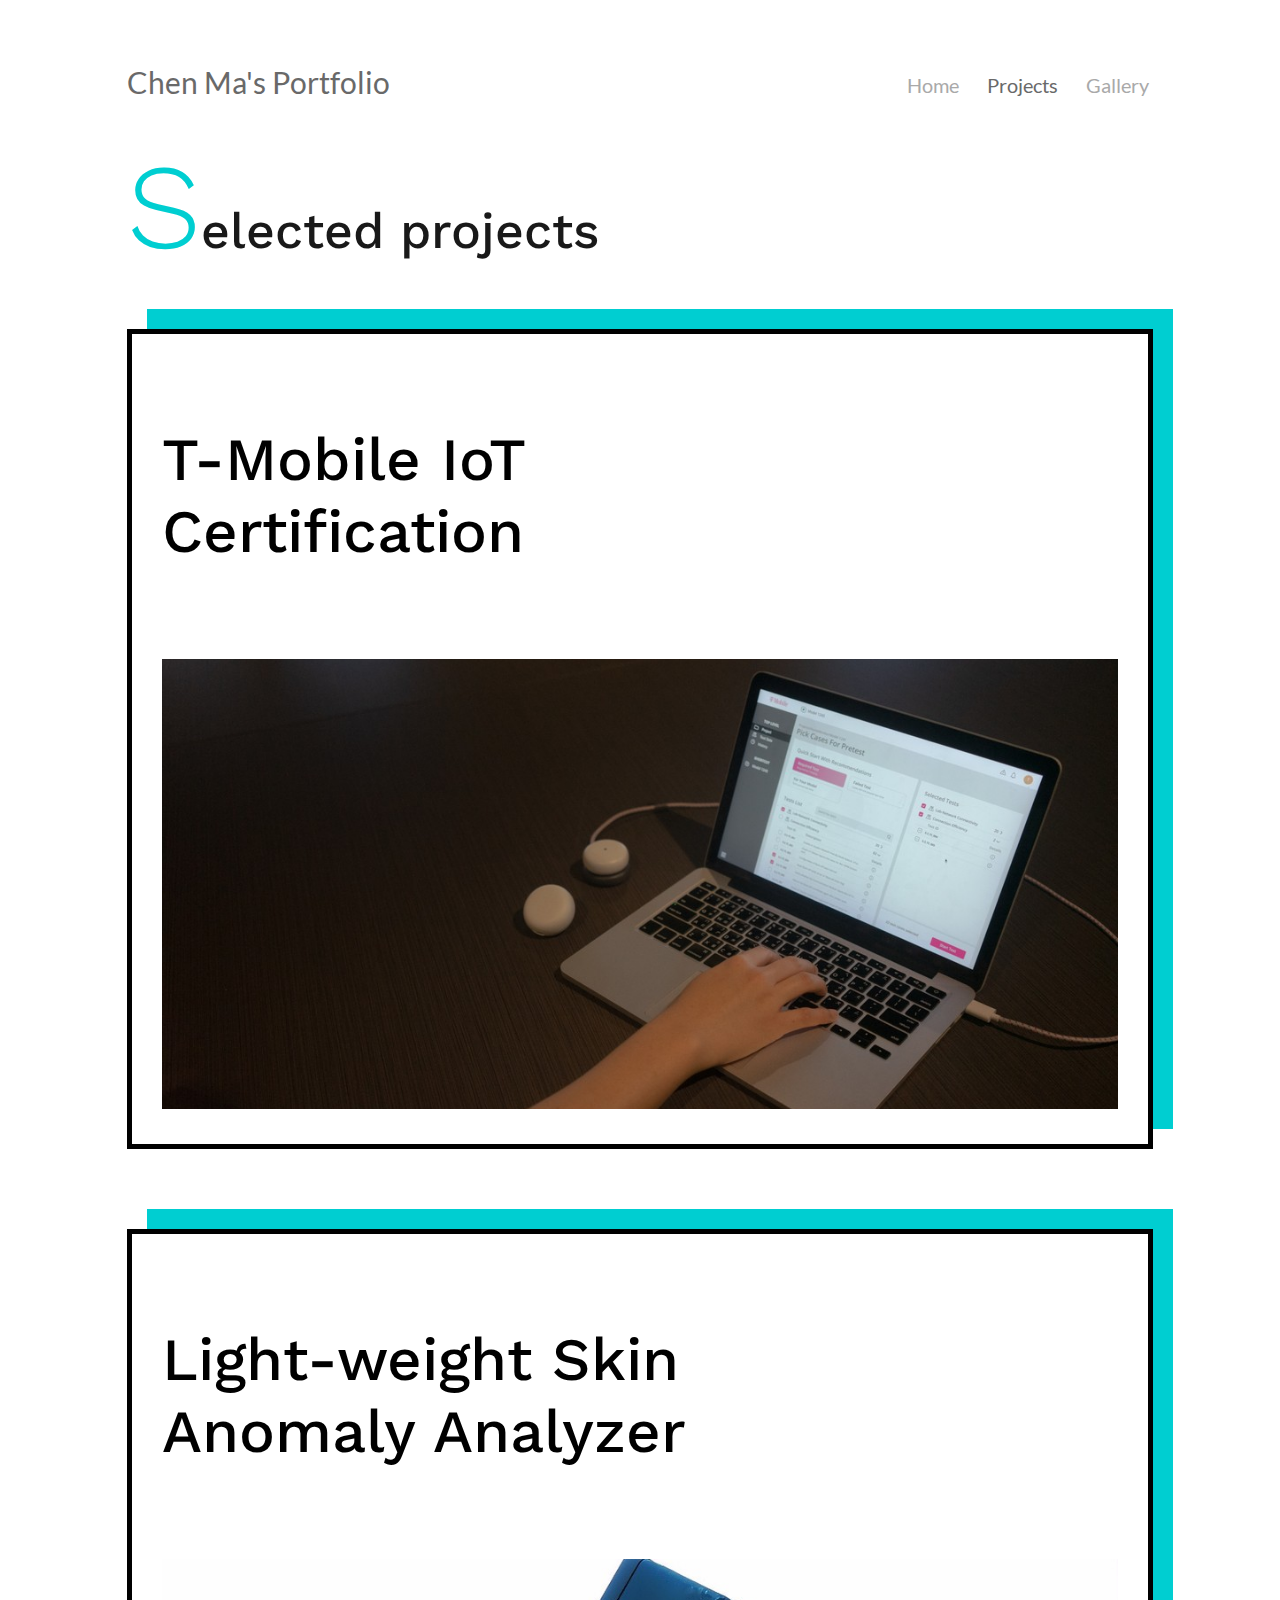
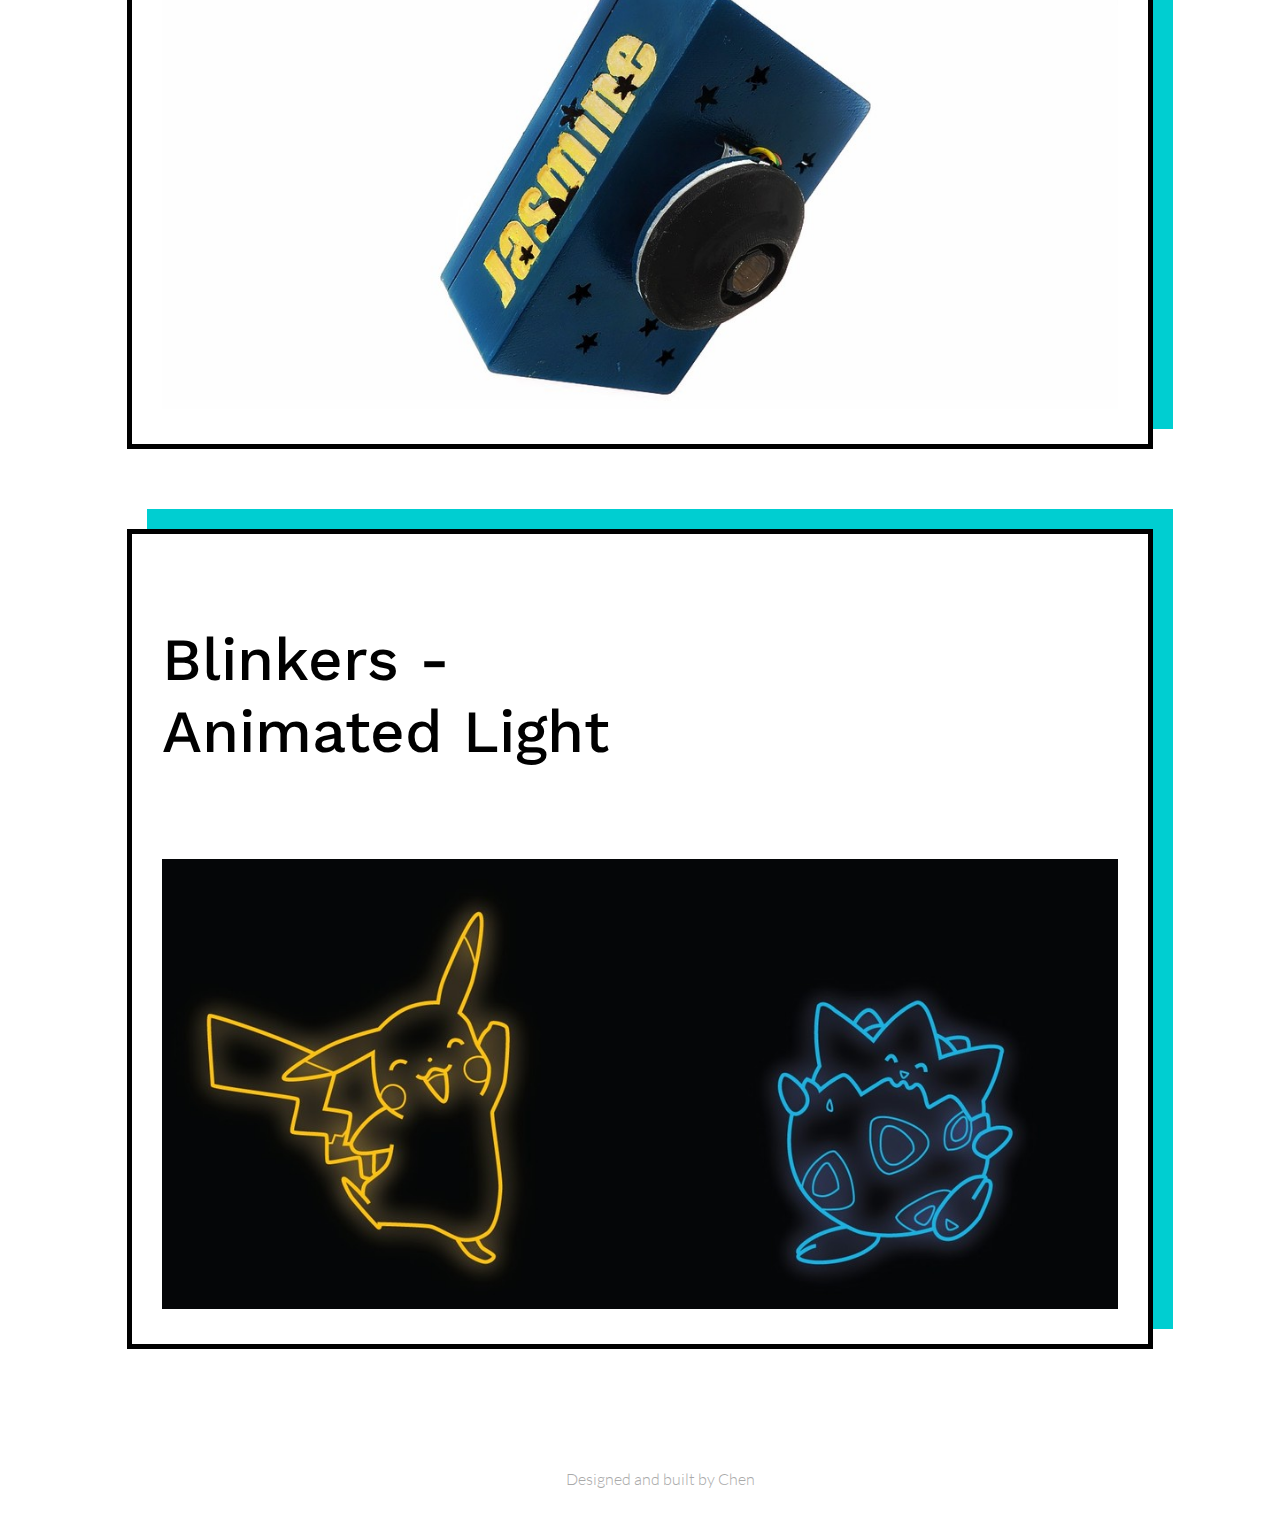
<file: projects/index.html>
<!DOCTYPE html><html><head><meta charSet="utf-8"/><meta http-equiv="x-ua-compatible" content="ie=edge"/><meta name="viewport" content="width=device-width, initial-scale=1, shrink-to-fit=no"/><style id="typography.js">html{font-family:sans-serif;-ms-text-size-adjust:100%;-webkit-text-size-adjust:100%}body{margin:0}article,aside,details,figcaption,figure,footer,header,main,menu,nav,section,summary{display:block}audio,canvas,progress,video{display:inline-block}audio:not([controls]){display:none;height:0}progress{vertical-align:baseline}[hidden],template{display:none}a{background-color:transparent;-webkit-text-decoration-skip:objects}a:active,a:hover{outline-width:0}abbr[title]{border-bottom:none;text-decoration:underline;text-decoration:underline dotted}b,strong{font-weight:inherit;font-weight:bolder}dfn{font-style:italic}h1{font-size:2em;margin:.67em 0}mark{background-color:#ff0;color:#000}small{font-size:80%}sub,sup{font-size:75%;line-height:0;position:relative;vertical-align:baseline}sub{bottom:-.25em}sup{top:-.5em}img{border-style:none}svg:not(:root){overflow:hidden}code,kbd,pre,samp{font-family:monospace,monospace;font-size:1em}figure{margin:1em 40px}hr{box-sizing:content-box;height:0;overflow:visible}button,input,optgroup,select,textarea{font:inherit;margin:0}optgroup{font-weight:700}button,input{overflow:visible}button,select{text-transform:none}[type=reset],[type=submit],button,html [type=button]{-webkit-appearance:button}[type=button]::-moz-focus-inner,[type=reset]::-moz-focus-inner,[type=submit]::-moz-focus-inner,button::-moz-focus-inner{border-style:none;padding:0}[type=button]:-moz-focusring,[type=reset]:-moz-focusring,[type=submit]:-moz-focusring,button:-moz-focusring{outline:1px dotted ButtonText}fieldset{border:1px solid silver;margin:0 2px;padding:.35em .625em .75em}legend{box-sizing:border-box;color:inherit;display:table;max-width:100%;padding:0;white-space:normal}textarea{overflow:auto}[type=checkbox],[type=radio]{box-sizing:border-box;padding:0}[type=number]::-webkit-inner-spin-button,[type=number]::-webkit-outer-spin-button{height:auto}[type=search]{-webkit-appearance:textfield;outline-offset:-2px}[type=search]::-webkit-search-cancel-button,[type=search]::-webkit-search-decoration{-webkit-appearance:none}::-webkit-input-placeholder{color:inherit;opacity:.54}::-webkit-file-upload-button{-webkit-appearance:button;font:inherit}html{font:125%/1.45 'Quattrocento Sans',sans-serif;box-sizing:border-box;overflow-y:scroll;}*{box-sizing:inherit;}*:before{box-sizing:inherit;}*:after{box-sizing:inherit;}body{color:hsla(0,0%,0%,0.8);font-family:'Quattrocento Sans',sans-serif;font-weight:400;word-wrap:break-word;font-kerning:normal;-moz-font-feature-settings:"kern", "liga", "clig", "calt";-ms-font-feature-settings:"kern", "liga", "clig", "calt";-webkit-font-feature-settings:"kern", "liga", "clig", "calt";font-feature-settings:"kern", "liga", "clig", "calt";}img{max-width:100%;margin-left:0;margin-right:0;margin-top:0;padding-bottom:0;padding-left:0;padding-right:0;padding-top:0;margin-bottom:1.45rem;}h1{margin-left:0;margin-right:0;margin-top:0;padding-bottom:0;padding-left:0;padding-right:0;padding-top:0;margin-bottom:1.45rem;color:hsla(0,0%,0%,0.9);font-family:'Work Sans',sans-serif;font-weight:600;text-rendering:optimizeLegibility;font-size:2rem;line-height:1.1;}h2{margin-left:0;margin-right:0;margin-top:0;padding-bottom:0;padding-left:0;padding-right:0;padding-top:0;margin-bottom:1.45rem;color:hsla(0,0%,0%,0.9);font-family:'Work Sans',sans-serif;font-weight:600;text-rendering:optimizeLegibility;font-size:1.51572rem;line-height:1.1;}h3{margin-left:0;margin-right:0;margin-top:0;padding-bottom:0;padding-left:0;padding-right:0;padding-top:0;margin-bottom:1.45rem;color:hsla(0,0%,0%,0.9);font-family:'Work Sans',sans-serif;font-weight:600;text-rendering:optimizeLegibility;font-size:1.31951rem;line-height:1.1;}h4{margin-left:0;margin-right:0;margin-top:0;padding-bottom:0;padding-left:0;padding-right:0;padding-top:0;margin-bottom:1.45rem;color:hsla(0,0%,0%,0.9);font-family:'Work Sans',sans-serif;font-weight:600;text-rendering:optimizeLegibility;font-size:1rem;line-height:1.1;}h5{margin-left:0;margin-right:0;margin-top:0;padding-bottom:0;padding-left:0;padding-right:0;padding-top:0;margin-bottom:1.45rem;color:hsla(0,0%,0%,0.9);font-family:'Work Sans',sans-serif;font-weight:600;text-rendering:optimizeLegibility;font-size:0.87055rem;line-height:1.1;}h6{margin-left:0;margin-right:0;margin-top:0;padding-bottom:0;padding-left:0;padding-right:0;padding-top:0;margin-bottom:1.45rem;color:hsla(0,0%,0%,0.9);font-family:'Work Sans',sans-serif;font-weight:600;text-rendering:optimizeLegibility;font-size:0.81225rem;line-height:1.1;}hgroup{margin-left:0;margin-right:0;margin-top:0;padding-bottom:0;padding-left:0;padding-right:0;padding-top:0;margin-bottom:1.45rem;}ul{margin-left:1.45rem;margin-right:0;margin-top:0;padding-bottom:0;padding-left:0;padding-right:0;padding-top:0;margin-bottom:1.45rem;list-style-position:outside;list-style-image:none;}ol{margin-left:1.45rem;margin-right:0;margin-top:0;padding-bottom:0;padding-left:0;padding-right:0;padding-top:0;margin-bottom:1.45rem;list-style-position:outside;list-style-image:none;}dl{margin-left:0;margin-right:0;margin-top:0;padding-bottom:0;padding-left:0;padding-right:0;padding-top:0;margin-bottom:1.45rem;}dd{margin-left:0;margin-right:0;margin-top:0;padding-bottom:0;padding-left:0;padding-right:0;padding-top:0;margin-bottom:1.45rem;}p{margin-left:0;margin-right:0;margin-top:0;padding-bottom:0;padding-left:0;padding-right:0;padding-top:0;margin-bottom:1.45rem;}figure{margin-left:0;margin-right:0;margin-top:0;padding-bottom:0;padding-left:0;padding-right:0;padding-top:0;margin-bottom:1.45rem;}pre{margin-left:0;margin-right:0;margin-top:0;padding-bottom:0;padding-left:0;padding-right:0;padding-top:0;margin-bottom:1.45rem;font-size:0.85rem;line-height:1.45rem;}table{margin-left:0;margin-right:0;margin-top:0;padding-bottom:0;padding-left:0;padding-right:0;padding-top:0;margin-bottom:1.45rem;font-size:1rem;line-height:1.45rem;border-collapse:collapse;width:100%;}fieldset{margin-left:0;margin-right:0;margin-top:0;padding-bottom:0;padding-left:0;padding-right:0;padding-top:0;margin-bottom:1.45rem;}blockquote{margin-left:0;margin-right:0;margin-top:0;padding-bottom:0;padding-left:0.90625rem;padding-right:0;padding-top:0;margin-bottom:1.45rem;font-size:1.1487rem;line-height:1.45rem;border-left:0.54375rem solid #1ca086;color:hsla(0,0%,0%,0.65);font-style:italic;}form{margin-left:0;margin-right:0;margin-top:0;padding-bottom:0;padding-left:0;padding-right:0;padding-top:0;margin-bottom:1.45rem;}noscript{margin-left:0;margin-right:0;margin-top:0;padding-bottom:0;padding-left:0;padding-right:0;padding-top:0;margin-bottom:1.45rem;}iframe{margin-left:0;margin-right:0;margin-top:0;padding-bottom:0;padding-left:0;padding-right:0;padding-top:0;margin-bottom:1.45rem;}hr{margin-left:0;margin-right:0;margin-top:0;padding-bottom:0;padding-left:0;padding-right:0;padding-top:0;margin-bottom:calc(1.45rem - 1px);background:hsla(0,0%,0%,0.2);border:none;height:1px;}address{margin-left:0;margin-right:0;margin-top:0;padding-bottom:0;padding-left:0;padding-right:0;padding-top:0;margin-bottom:1.45rem;}b{font-weight:700;}strong{font-weight:700;}dt{font-weight:700;}th{font-weight:700;}li{margin-bottom:calc(1.45rem / 2);}ol li{padding-left:0;}ul li{padding-left:0;}li > ol{margin-left:1.45rem;margin-bottom:calc(1.45rem / 2);margin-top:calc(1.45rem / 2);}li > ul{margin-left:1.45rem;margin-bottom:calc(1.45rem / 2);margin-top:calc(1.45rem / 2);}blockquote *:last-child{margin-bottom:0;}li *:last-child{margin-bottom:0;}p *:last-child{margin-bottom:0;}li > p{margin-bottom:calc(1.45rem / 2);}code{font-size:0.85rem;line-height:1.45rem;}kbd{font-size:0.85rem;line-height:1.45rem;}samp{font-size:0.85rem;line-height:1.45rem;}abbr{border-bottom:1px dotted hsla(0,0%,0%,0.5);cursor:help;}acronym{border-bottom:1px dotted hsla(0,0%,0%,0.5);cursor:help;}abbr[title]{border-bottom:1px dotted hsla(0,0%,0%,0.5);cursor:help;text-decoration:none;}thead{text-align:left;}td,th{text-align:left;border-bottom:1px solid hsla(0,0%,0%,0.12);font-feature-settings:"tnum";-moz-font-feature-settings:"tnum";-ms-font-feature-settings:"tnum";-webkit-font-feature-settings:"tnum";padding-left:0.96667rem;padding-right:0.96667rem;padding-top:0.725rem;padding-bottom:calc(0.725rem - 1px);}th:first-child,td:first-child{padding-left:0;}th:last-child,td:last-child{padding-right:0;}a{color:#1ca086;text-decoration:none;text-shadow:none;background-image:none;}a:hover,a:active{text-shadow:none;background-image:none;}h1,h2,h3,h4,h5,h6{margin-top:2.175rem;margin-bottom:0.725rem;}blockquote > :last-child{margin-bottom:0;}blockquote cite{font-size:1rem;line-height:1.45rem;color:hsla(0,0%,0%,0.8);font-style:normal;font-weight:400;}blockquote cite:before{content:"— ";}@media only screen and (max-width:480px){html{font-size:106.25%;line-height:24.65px;}blockquote{border-left:0.27187rem solid #1ca086;color:hsla(0,0%,0%,0.59);padding-left:0.81563rem;font-style:italic;margin-left:-1.0875rem;margin-right:0;}}</style><style data-href="/styles.14fa35fffe460eb9bb4f.css" id="gatsby-global-css">/*!
 * Bootstrap v4.6.0 (https://getbootstrap.com/)
 * Copyright 2011-2021 The Bootstrap Authors
 * Copyright 2011-2021 Twitter, Inc.
 * Licensed under MIT (https://github.com/twbs/bootstrap/blob/main/LICENSE)
 */:root{--blue:#007bff;--indigo:#6610f2;--purple:#6f42c1;--pink:#e83e8c;--red:#dc3545;--orange:#fd7e14;--yellow:#ffc107;--green:#28a745;--teal:#20c997;--cyan:#17a2b8;--white:#fff;--gray:#6c757d;--gray-dark:#343a40;--primary:#007bff;--secondary:#6c757d;--success:#28a745;--info:#17a2b8;--warning:#ffc107;--danger:#dc3545;--light:#f8f9fa;--dark:#343a40;--breakpoint-xs:0;--breakpoint-sm:576px;--breakpoint-md:768px;--breakpoint-lg:992px;--breakpoint-xl:1200px;--font-family-sans-serif:-apple-system,BlinkMacSystemFont,"Segoe UI",Roboto,"Helvetica Neue",Arial,"Noto Sans","Liberation Sans",sans-serif,"Apple Color Emoji","Segoe UI Emoji","Segoe UI Symbol","Noto Color Emoji";--font-family-monospace:SFMono-Regular,Menlo,Monaco,Consolas,"Liberation Mono","Courier New",monospace}*,:after,:before{box-sizing:border-box}html{font-family:sans-serif;line-height:1.15;-webkit-text-size-adjust:100%;-webkit-tap-highlight-color:transparent}article,aside,figcaption,figure,footer,header,hgroup,main,nav,section{display:block}body{margin:0;font-family:-apple-system,BlinkMacSystemFont,Segoe UI,Roboto,Helvetica Neue,Arial,Noto Sans,Liberation Sans,sans-serif,Apple Color Emoji,Segoe UI Emoji,Segoe UI Symbol,Noto Color Emoji;font-size:1rem;font-weight:400;line-height:1.5;color:#212529;text-align:left;background-color:#fff}[tabindex="-1"]:focus:not(:focus-visible){outline:0!important}hr{box-sizing:content-box;height:0;overflow:visible}h1,h2,h3,h4,h5,h6{margin-top:0;margin-bottom:.5rem}p{margin-top:0;margin-bottom:1rem}abbr[data-original-title],abbr[title]{text-decoration:underline;-webkit-text-decoration:underline dotted;text-decoration:underline dotted;cursor:help;border-bottom:0;-webkit-text-decoration-skip-ink:none;text-decoration-skip-ink:none}address{font-style:normal;line-height:inherit}address,dl,ol,ul{margin-bottom:1rem}dl,ol,ul{margin-top:0}ol ol,ol ul,ul ol,ul ul{margin-bottom:0}dt{font-weight:700}dd{margin-bottom:.5rem;margin-left:0}blockquote{margin:0 0 1rem}b,strong{font-weight:bolder}small{font-size:80%}sub,sup{position:relative;font-size:75%;line-height:0;vertical-align:baseline}sub{bottom:-.25em}sup{top:-.5em}a{color:#007bff;text-decoration:none;background-color:transparent}a:hover{color:#0056b3;text-decoration:underline}a:not([href]):not([class]),a:not([href]):not([class]):hover{color:inherit;text-decoration:none}code,kbd,pre,samp{font-family:SFMono-Regular,Menlo,Monaco,Consolas,Liberation Mono,Courier New,monospace;font-size:1em}pre{margin-top:0;margin-bottom:1rem;overflow:auto;-ms-overflow-style:scrollbar}figure{margin:0 0 1rem}img{border-style:none}img,svg{vertical-align:middle}svg{overflow:hidden}table{border-collapse:collapse}caption{padding-top:.75rem;padding-bottom:.75rem;color:#6c757d;text-align:left;caption-side:bottom}th{text-align:inherit;text-align:-webkit-match-parent}label{display:inline-block;margin-bottom:.5rem}button{border-radius:0}button:focus:not(:focus-visible){outline:0}button,input,optgroup,select,textarea{margin:0;font-family:inherit;font-size:inherit;line-height:inherit}button,input{overflow:visible}button,select{text-transform:none}[role=button]{cursor:pointer}select{word-wrap:normal}[type=button],[type=reset],[type=submit],button{-webkit-appearance:button}[type=button]:not(:disabled),[type=reset]:not(:disabled),[type=submit]:not(:disabled),button:not(:disabled){cursor:pointer}[type=button]::-moz-focus-inner,[type=reset]::-moz-focus-inner,[type=submit]::-moz-focus-inner,button::-moz-focus-inner{padding:0;border-style:none}input[type=checkbox],input[type=radio]{box-sizing:border-box;padding:0}textarea{overflow:auto;resize:vertical}fieldset{min-width:0;padding:0;margin:0;border:0}legend{display:block;width:100%;max-width:100%;padding:0;margin-bottom:.5rem;font-size:1.5rem;line-height:inherit;color:inherit;white-space:normal}progress{vertical-align:baseline}[type=number]::-webkit-inner-spin-button,[type=number]::-webkit-outer-spin-button{height:auto}[type=search]{outline-offset:-2px;-webkit-appearance:none}[type=search]::-webkit-search-decoration{-webkit-appearance:none}::-webkit-file-upload-button{font:inherit;-webkit-appearance:button}output{display:inline-block}summary{display:list-item;cursor:pointer}template{display:none}[hidden]{display:none!important}.h1,.h2,.h3,.h4,.h5,.h6,h1,h2,h3,h4,h5,h6{margin-bottom:.5rem;font-weight:500;line-height:1.2}.h1,h1{font-size:2.5rem}.h2,h2{font-size:2rem}.h3,h3{font-size:1.75rem}.h4,h4{font-size:1.5rem}.h5,h5{font-size:1.25rem}.h6,h6{font-size:1rem}.lead{font-size:1.25rem;font-weight:300}.display-1{font-size:6rem}.display-1,.display-2{font-weight:300;line-height:1.2}.display-2{font-size:5.5rem}.display-3{font-size:4.5rem}.display-3,.display-4{font-weight:300;line-height:1.2}.display-4{font-size:3.5rem}hr{margin-top:1rem;margin-bottom:1rem;border:0;border-top:1px solid rgba(0,0,0,.1)}.small,small{font-size:80%;font-weight:400}.mark,mark{padding:.2em;background-color:#fcf8e3}.list-inline,.list-unstyled{padding-left:0;list-style:none}.list-inline-item{display:inline-block}.list-inline-item:not(:last-child){margin-right:.5rem}.initialism{font-size:90%;text-transform:uppercase}.blockquote{margin-bottom:1rem;font-size:1.25rem}.blockquote-footer{display:block;font-size:80%;color:#6c757d}.blockquote-footer:before{content:"\2014\A0"}.img-fluid,.img-thumbnail{max-width:100%;height:auto}.img-thumbnail{padding:.25rem;background-color:#fff;border:1px solid #dee2e6;border-radius:.25rem}.figure{display:inline-block}.figure-img{margin-bottom:.5rem;line-height:1}.figure-caption{font-size:90%;color:#6c757d}code{font-size:87.5%;color:#e83e8c;word-wrap:break-word}a>code{color:inherit}kbd{padding:.2rem .4rem;font-size:87.5%;color:#fff;background-color:#212529;border-radius:.2rem}kbd kbd{padding:0;font-size:100%;font-weight:700}pre{display:block;font-size:87.5%;color:#212529}pre code{font-size:inherit;color:inherit;word-break:normal}.pre-scrollable{max-height:340px;overflow-y:scroll}.container,.container-fluid,.container-lg,.container-md,.container-sm,.container-xl{width:100%;padding-right:15px;padding-left:15px;margin-right:auto;margin-left:auto}@media (min-width:576px){.container,.container-sm{max-width:540px}}@media (min-width:768px){.container,.container-md,.container-sm{max-width:720px}}@media (min-width:992px){.container,.container-lg,.container-md,.container-sm{max-width:960px}}@media (min-width:1200px){.container,.container-lg,.container-md,.container-sm,.container-xl{max-width:1140px}}.row{display:flex;flex-wrap:wrap;margin-right:-15px;margin-left:-15px}.no-gutters{margin-right:0;margin-left:0}.no-gutters>.col,.no-gutters>[class*=col-]{padding-right:0;padding-left:0}.col,.col-1,.col-2,.col-3,.col-4,.col-5,.col-6,.col-7,.col-8,.col-9,.col-10,.col-11,.col-12,.col-auto,.col-lg,.col-lg-1,.col-lg-2,.col-lg-3,.col-lg-4,.col-lg-5,.col-lg-6,.col-lg-7,.col-lg-8,.col-lg-9,.col-lg-10,.col-lg-11,.col-lg-12,.col-lg-auto,.col-md,.col-md-1,.col-md-2,.col-md-3,.col-md-4,.col-md-5,.col-md-6,.col-md-7,.col-md-8,.col-md-9,.col-md-10,.col-md-11,.col-md-12,.col-md-auto,.col-sm,.col-sm-1,.col-sm-2,.col-sm-3,.col-sm-4,.col-sm-5,.col-sm-6,.col-sm-7,.col-sm-8,.col-sm-9,.col-sm-10,.col-sm-11,.col-sm-12,.col-sm-auto,.col-xl,.col-xl-1,.col-xl-2,.col-xl-3,.col-xl-4,.col-xl-5,.col-xl-6,.col-xl-7,.col-xl-8,.col-xl-9,.col-xl-10,.col-xl-11,.col-xl-12,.col-xl-auto{position:relative;width:100%;padding-right:15px;padding-left:15px}.col{flex-basis:0;flex-grow:1;max-width:100%}.row-cols-1>*{flex:0 0 100%;max-width:100%}.row-cols-2>*{flex:0 0 50%;max-width:50%}.row-cols-3>*{flex:0 0 33.333333%;max-width:33.333333%}.row-cols-4>*{flex:0 0 25%;max-width:25%}.row-cols-5>*{flex:0 0 20%;max-width:20%}.row-cols-6>*{flex:0 0 16.666667%;max-width:16.666667%}.col-auto{flex:0 0 auto;width:auto;max-width:100%}.col-1{flex:0 0 8.333333%;max-width:8.333333%}.col-2{flex:0 0 16.666667%;max-width:16.666667%}.col-3{flex:0 0 25%;max-width:25%}.col-4{flex:0 0 33.333333%;max-width:33.333333%}.col-5{flex:0 0 41.666667%;max-width:41.666667%}.col-6{flex:0 0 50%;max-width:50%}.col-7{flex:0 0 58.333333%;max-width:58.333333%}.col-8{flex:0 0 66.666667%;max-width:66.666667%}.col-9{flex:0 0 75%;max-width:75%}.col-10{flex:0 0 83.333333%;max-width:83.333333%}.col-11{flex:0 0 91.666667%;max-width:91.666667%}.col-12{flex:0 0 100%;max-width:100%}.order-first{order:-1}.order-last{order:13}.order-0{order:0}.order-1{order:1}.order-2{order:2}.order-3{order:3}.order-4{order:4}.order-5{order:5}.order-6{order:6}.order-7{order:7}.order-8{order:8}.order-9{order:9}.order-10{order:10}.order-11{order:11}.order-12{order:12}.offset-1{margin-left:8.333333%}.offset-2{margin-left:16.666667%}.offset-3{margin-left:25%}.offset-4{margin-left:33.333333%}.offset-5{margin-left:41.666667%}.offset-6{margin-left:50%}.offset-7{margin-left:58.333333%}.offset-8{margin-left:66.666667%}.offset-9{margin-left:75%}.offset-10{margin-left:83.333333%}.offset-11{margin-left:91.666667%}@media (min-width:576px){.col-sm{flex-basis:0;flex-grow:1;max-width:100%}.row-cols-sm-1>*{flex:0 0 100%;max-width:100%}.row-cols-sm-2>*{flex:0 0 50%;max-width:50%}.row-cols-sm-3>*{flex:0 0 33.333333%;max-width:33.333333%}.row-cols-sm-4>*{flex:0 0 25%;max-width:25%}.row-cols-sm-5>*{flex:0 0 20%;max-width:20%}.row-cols-sm-6>*{flex:0 0 16.666667%;max-width:16.666667%}.col-sm-auto{flex:0 0 auto;width:auto;max-width:100%}.col-sm-1{flex:0 0 8.333333%;max-width:8.333333%}.col-sm-2{flex:0 0 16.666667%;max-width:16.666667%}.col-sm-3{flex:0 0 25%;max-width:25%}.col-sm-4{flex:0 0 33.333333%;max-width:33.333333%}.col-sm-5{flex:0 0 41.666667%;max-width:41.666667%}.col-sm-6{flex:0 0 50%;max-width:50%}.col-sm-7{flex:0 0 58.333333%;max-width:58.333333%}.col-sm-8{flex:0 0 66.666667%;max-width:66.666667%}.col-sm-9{flex:0 0 75%;max-width:75%}.col-sm-10{flex:0 0 83.333333%;max-width:83.333333%}.col-sm-11{flex:0 0 91.666667%;max-width:91.666667%}.col-sm-12{flex:0 0 100%;max-width:100%}.order-sm-first{order:-1}.order-sm-last{order:13}.order-sm-0{order:0}.order-sm-1{order:1}.order-sm-2{order:2}.order-sm-3{order:3}.order-sm-4{order:4}.order-sm-5{order:5}.order-sm-6{order:6}.order-sm-7{order:7}.order-sm-8{order:8}.order-sm-9{order:9}.order-sm-10{order:10}.order-sm-11{order:11}.order-sm-12{order:12}.offset-sm-0{margin-left:0}.offset-sm-1{margin-left:8.333333%}.offset-sm-2{margin-left:16.666667%}.offset-sm-3{margin-left:25%}.offset-sm-4{margin-left:33.333333%}.offset-sm-5{margin-left:41.666667%}.offset-sm-6{margin-left:50%}.offset-sm-7{margin-left:58.333333%}.offset-sm-8{margin-left:66.666667%}.offset-sm-9{margin-left:75%}.offset-sm-10{margin-left:83.333333%}.offset-sm-11{margin-left:91.666667%}}@media (min-width:768px){.col-md{flex-basis:0;flex-grow:1;max-width:100%}.row-cols-md-1>*{flex:0 0 100%;max-width:100%}.row-cols-md-2>*{flex:0 0 50%;max-width:50%}.row-cols-md-3>*{flex:0 0 33.333333%;max-width:33.333333%}.row-cols-md-4>*{flex:0 0 25%;max-width:25%}.row-cols-md-5>*{flex:0 0 20%;max-width:20%}.row-cols-md-6>*{flex:0 0 16.666667%;max-width:16.666667%}.col-md-auto{flex:0 0 auto;width:auto;max-width:100%}.col-md-1{flex:0 0 8.333333%;max-width:8.333333%}.col-md-2{flex:0 0 16.666667%;max-width:16.666667%}.col-md-3{flex:0 0 25%;max-width:25%}.col-md-4{flex:0 0 33.333333%;max-width:33.333333%}.col-md-5{flex:0 0 41.666667%;max-width:41.666667%}.col-md-6{flex:0 0 50%;max-width:50%}.col-md-7{flex:0 0 58.333333%;max-width:58.333333%}.col-md-8{flex:0 0 66.666667%;max-width:66.666667%}.col-md-9{flex:0 0 75%;max-width:75%}.col-md-10{flex:0 0 83.333333%;max-width:83.333333%}.col-md-11{flex:0 0 91.666667%;max-width:91.666667%}.col-md-12{flex:0 0 100%;max-width:100%}.order-md-first{order:-1}.order-md-last{order:13}.order-md-0{order:0}.order-md-1{order:1}.order-md-2{order:2}.order-md-3{order:3}.order-md-4{order:4}.order-md-5{order:5}.order-md-6{order:6}.order-md-7{order:7}.order-md-8{order:8}.order-md-9{order:9}.order-md-10{order:10}.order-md-11{order:11}.order-md-12{order:12}.offset-md-0{margin-left:0}.offset-md-1{margin-left:8.333333%}.offset-md-2{margin-left:16.666667%}.offset-md-3{margin-left:25%}.offset-md-4{margin-left:33.333333%}.offset-md-5{margin-left:41.666667%}.offset-md-6{margin-left:50%}.offset-md-7{margin-left:58.333333%}.offset-md-8{margin-left:66.666667%}.offset-md-9{margin-left:75%}.offset-md-10{margin-left:83.333333%}.offset-md-11{margin-left:91.666667%}}@media (min-width:992px){.col-lg{flex-basis:0;flex-grow:1;max-width:100%}.row-cols-lg-1>*{flex:0 0 100%;max-width:100%}.row-cols-lg-2>*{flex:0 0 50%;max-width:50%}.row-cols-lg-3>*{flex:0 0 33.333333%;max-width:33.333333%}.row-cols-lg-4>*{flex:0 0 25%;max-width:25%}.row-cols-lg-5>*{flex:0 0 20%;max-width:20%}.row-cols-lg-6>*{flex:0 0 16.666667%;max-width:16.666667%}.col-lg-auto{flex:0 0 auto;width:auto;max-width:100%}.col-lg-1{flex:0 0 8.333333%;max-width:8.333333%}.col-lg-2{flex:0 0 16.666667%;max-width:16.666667%}.col-lg-3{flex:0 0 25%;max-width:25%}.col-lg-4{flex:0 0 33.333333%;max-width:33.333333%}.col-lg-5{flex:0 0 41.666667%;max-width:41.666667%}.col-lg-6{flex:0 0 50%;max-width:50%}.col-lg-7{flex:0 0 58.333333%;max-width:58.333333%}.col-lg-8{flex:0 0 66.666667%;max-width:66.666667%}.col-lg-9{flex:0 0 75%;max-width:75%}.col-lg-10{flex:0 0 83.333333%;max-width:83.333333%}.col-lg-11{flex:0 0 91.666667%;max-width:91.666667%}.col-lg-12{flex:0 0 100%;max-width:100%}.order-lg-first{order:-1}.order-lg-last{order:13}.order-lg-0{order:0}.order-lg-1{order:1}.order-lg-2{order:2}.order-lg-3{order:3}.order-lg-4{order:4}.order-lg-5{order:5}.order-lg-6{order:6}.order-lg-7{order:7}.order-lg-8{order:8}.order-lg-9{order:9}.order-lg-10{order:10}.order-lg-11{order:11}.order-lg-12{order:12}.offset-lg-0{margin-left:0}.offset-lg-1{margin-left:8.333333%}.offset-lg-2{margin-left:16.666667%}.offset-lg-3{margin-left:25%}.offset-lg-4{margin-left:33.333333%}.offset-lg-5{margin-left:41.666667%}.offset-lg-6{margin-left:50%}.offset-lg-7{margin-left:58.333333%}.offset-lg-8{margin-left:66.666667%}.offset-lg-9{margin-left:75%}.offset-lg-10{margin-left:83.333333%}.offset-lg-11{margin-left:91.666667%}}@media (min-width:1200px){.col-xl{flex-basis:0;flex-grow:1;max-width:100%}.row-cols-xl-1>*{flex:0 0 100%;max-width:100%}.row-cols-xl-2>*{flex:0 0 50%;max-width:50%}.row-cols-xl-3>*{flex:0 0 33.333333%;max-width:33.333333%}.row-cols-xl-4>*{flex:0 0 25%;max-width:25%}.row-cols-xl-5>*{flex:0 0 20%;max-width:20%}.row-cols-xl-6>*{flex:0 0 16.666667%;max-width:16.666667%}.col-xl-auto{flex:0 0 auto;width:auto;max-width:100%}.col-xl-1{flex:0 0 8.333333%;max-width:8.333333%}.col-xl-2{flex:0 0 16.666667%;max-width:16.666667%}.col-xl-3{flex:0 0 25%;max-width:25%}.col-xl-4{flex:0 0 33.333333%;max-width:33.333333%}.col-xl-5{flex:0 0 41.666667%;max-width:41.666667%}.col-xl-6{flex:0 0 50%;max-width:50%}.col-xl-7{flex:0 0 58.333333%;max-width:58.333333%}.col-xl-8{flex:0 0 66.666667%;max-width:66.666667%}.col-xl-9{flex:0 0 75%;max-width:75%}.col-xl-10{flex:0 0 83.333333%;max-width:83.333333%}.col-xl-11{flex:0 0 91.666667%;max-width:91.666667%}.col-xl-12{flex:0 0 100%;max-width:100%}.order-xl-first{order:-1}.order-xl-last{order:13}.order-xl-0{order:0}.order-xl-1{order:1}.order-xl-2{order:2}.order-xl-3{order:3}.order-xl-4{order:4}.order-xl-5{order:5}.order-xl-6{order:6}.order-xl-7{order:7}.order-xl-8{order:8}.order-xl-9{order:9}.order-xl-10{order:10}.order-xl-11{order:11}.order-xl-12{order:12}.offset-xl-0{margin-left:0}.offset-xl-1{margin-left:8.333333%}.offset-xl-2{margin-left:16.666667%}.offset-xl-3{margin-left:25%}.offset-xl-4{margin-left:33.333333%}.offset-xl-5{margin-left:41.666667%}.offset-xl-6{margin-left:50%}.offset-xl-7{margin-left:58.333333%}.offset-xl-8{margin-left:66.666667%}.offset-xl-9{margin-left:75%}.offset-xl-10{margin-left:83.333333%}.offset-xl-11{margin-left:91.666667%}}.table{width:100%;margin-bottom:1rem;color:#212529}.table td,.table th{padding:.75rem;vertical-align:top;border-top:1px solid #dee2e6}.table thead th{vertical-align:bottom;border-bottom:2px solid #dee2e6}.table tbody+tbody{border-top:2px solid #dee2e6}.table-sm td,.table-sm th{padding:.3rem}.table-bordered,.table-bordered td,.table-bordered th{border:1px solid #dee2e6}.table-bordered thead td,.table-bordered thead th{border-bottom-width:2px}.table-borderless tbody+tbody,.table-borderless td,.table-borderless th,.table-borderless thead th{border:0}.table-striped tbody tr:nth-of-type(odd){background-color:rgba(0,0,0,.05)}.table-hover tbody tr:hover{color:#212529;background-color:rgba(0,0,0,.075)}.table-primary,.table-primary>td,.table-primary>th{background-color:#b8daff}.table-primary tbody+tbody,.table-primary td,.table-primary th,.table-primary thead th{border-color:#7abaff}.table-hover .table-primary:hover,.table-hover .table-primary:hover>td,.table-hover .table-primary:hover>th{background-color:#9fcdff}.table-secondary,.table-secondary>td,.table-secondary>th{background-color:#d6d8db}.table-secondary tbody+tbody,.table-secondary td,.table-secondary th,.table-secondary thead th{border-color:#b3b7bb}.table-hover .table-secondary:hover,.table-hover .table-secondary:hover>td,.table-hover .table-secondary:hover>th{background-color:#c8cbcf}.table-success,.table-success>td,.table-success>th{background-color:#c3e6cb}.table-success tbody+tbody,.table-success td,.table-success th,.table-success thead th{border-color:#8fd19e}.table-hover .table-success:hover,.table-hover .table-success:hover>td,.table-hover .table-success:hover>th{background-color:#b1dfbb}.table-info,.table-info>td,.table-info>th{background-color:#bee5eb}.table-info tbody+tbody,.table-info td,.table-info th,.table-info thead th{border-color:#86cfda}.table-hover .table-info:hover,.table-hover .table-info:hover>td,.table-hover .table-info:hover>th{background-color:#abdde5}.table-warning,.table-warning>td,.table-warning>th{background-color:#ffeeba}.table-warning tbody+tbody,.table-warning td,.table-warning th,.table-warning thead th{border-color:#ffdf7e}.table-hover .table-warning:hover,.table-hover .table-warning:hover>td,.table-hover .table-warning:hover>th{background-color:#ffe8a1}.table-danger,.table-danger>td,.table-danger>th{background-color:#f5c6cb}.table-danger tbody+tbody,.table-danger td,.table-danger th,.table-danger thead th{border-color:#ed969e}.table-hover .table-danger:hover,.table-hover .table-danger:hover>td,.table-hover .table-danger:hover>th{background-color:#f1b0b7}.table-light,.table-light>td,.table-light>th{background-color:#fdfdfe}.table-light tbody+tbody,.table-light td,.table-light th,.table-light thead th{border-color:#fbfcfc}.table-hover .table-light:hover,.table-hover .table-light:hover>td,.table-hover .table-light:hover>th{background-color:#ececf6}.table-dark,.table-dark>td,.table-dark>th{background-color:#c6c8ca}.table-dark tbody+tbody,.table-dark td,.table-dark th,.table-dark thead th{border-color:#95999c}.table-hover .table-dark:hover,.table-hover .table-dark:hover>td,.table-hover .table-dark:hover>th{background-color:#b9bbbe}.table-active,.table-active>td,.table-active>th,.table-hover .table-active:hover,.table-hover .table-active:hover>td,.table-hover .table-active:hover>th{background-color:rgba(0,0,0,.075)}.table .thead-dark th{color:#fff;background-color:#343a40;border-color:#454d55}.table .thead-light th{color:#495057;background-color:#e9ecef;border-color:#dee2e6}.table-dark{color:#fff;background-color:#343a40}.table-dark td,.table-dark th,.table-dark thead th{border-color:#454d55}.table-dark.table-bordered{border:0}.table-dark.table-striped tbody tr:nth-of-type(odd){background-color:hsla(0,0%,100%,.05)}.table-dark.table-hover tbody tr:hover{color:#fff;background-color:hsla(0,0%,100%,.075)}@media (max-width:575.98px){.table-responsive-sm{display:block;width:100%;overflow-x:auto;-webkit-overflow-scrolling:touch}.table-responsive-sm>.table-bordered{border:0}}@media (max-width:767.98px){.table-responsive-md{display:block;width:100%;overflow-x:auto;-webkit-overflow-scrolling:touch}.table-responsive-md>.table-bordered{border:0}}@media (max-width:991.98px){.table-responsive-lg{display:block;width:100%;overflow-x:auto;-webkit-overflow-scrolling:touch}.table-responsive-lg>.table-bordered{border:0}}@media (max-width:1199.98px){.table-responsive-xl{display:block;width:100%;overflow-x:auto;-webkit-overflow-scrolling:touch}.table-responsive-xl>.table-bordered{border:0}}.table-responsive{display:block;width:100%;overflow-x:auto;-webkit-overflow-scrolling:touch}.table-responsive>.table-bordered{border:0}.form-control{display:block;width:100%;height:calc(1.5em + .75rem + 2px);padding:.375rem .75rem;font-size:1rem;font-weight:400;line-height:1.5;color:#495057;background-color:#fff;background-clip:padding-box;border:1px solid #ced4da;border-radius:.25rem;transition:border-color .15s ease-in-out,box-shadow .15s ease-in-out}@media (prefers-reduced-motion:reduce){.form-control{transition:none}}.form-control::-ms-expand{background-color:transparent;border:0}.form-control:-moz-focusring{color:transparent;text-shadow:0 0 0 #495057}.form-control:focus{color:#495057;background-color:#fff;border-color:#80bdff;outline:0;box-shadow:0 0 0 .2rem rgba(0,123,255,.25)}.form-control:-ms-input-placeholder{color:#6c757d;opacity:1}.form-control::placeholder{color:#6c757d;opacity:1}.form-control:disabled,.form-control[readonly]{background-color:#e9ecef;opacity:1}input[type=date].form-control,input[type=datetime-local].form-control,input[type=month].form-control,input[type=time].form-control{-webkit-appearance:none;-moz-appearance:none;appearance:none}select.form-control:focus::-ms-value{color:#495057;background-color:#fff}.form-control-file,.form-control-range{display:block;width:100%}.col-form-label{padding-top:calc(.375rem + 1px);padding-bottom:calc(.375rem + 1px);margin-bottom:0;font-size:inherit;line-height:1.5}.col-form-label-lg{padding-top:calc(.5rem + 1px);padding-bottom:calc(.5rem + 1px);font-size:1.25rem;line-height:1.5}.col-form-label-sm{padding-top:calc(.25rem + 1px);padding-bottom:calc(.25rem + 1px);font-size:.875rem;line-height:1.5}.form-control-plaintext{display:block;width:100%;padding:.375rem 0;margin-bottom:0;font-size:1rem;line-height:1.5;color:#212529;background-color:transparent;border:solid transparent;border-width:1px 0}.form-control-plaintext.form-control-lg,.form-control-plaintext.form-control-sm{padding-right:0;padding-left:0}.form-control-sm{height:calc(1.5em + .5rem + 2px);padding:.25rem .5rem;font-size:.875rem;line-height:1.5;border-radius:.2rem}.form-control-lg{height:calc(1.5em + 1rem + 2px);padding:.5rem 1rem;font-size:1.25rem;line-height:1.5;border-radius:.3rem}select.form-control[multiple],select.form-control[size],textarea.form-control{height:auto}.form-group{margin-bottom:1rem}.form-text{display:block;margin-top:.25rem}.form-row{display:flex;flex-wrap:wrap;margin-right:-5px;margin-left:-5px}.form-row>.col,.form-row>[class*=col-]{padding-right:5px;padding-left:5px}.form-check{position:relative;display:block;padding-left:1.25rem}.form-check-input{position:absolute;margin-top:.3rem;margin-left:-1.25rem}.form-check-input:disabled~.form-check-label,.form-check-input[disabled]~.form-check-label{color:#6c757d}.form-check-label{margin-bottom:0}.form-check-inline{display:inline-flex;align-items:center;padding-left:0;margin-right:.75rem}.form-check-inline .form-check-input{position:static;margin-top:0;margin-right:.3125rem;margin-left:0}.valid-feedback{display:none;width:100%;margin-top:.25rem;font-size:80%;color:#28a745}.valid-tooltip{position:absolute;top:100%;left:0;z-index:5;display:none;max-width:100%;padding:.25rem .5rem;margin-top:.1rem;font-size:.875rem;line-height:1.5;color:#fff;background-color:rgba(40,167,69,.9);border-radius:.25rem}.form-row>.col>.valid-tooltip,.form-row>[class*=col-]>.valid-tooltip{left:5px}.is-valid~.valid-feedback,.is-valid~.valid-tooltip,.was-validated :valid~.valid-feedback,.was-validated :valid~.valid-tooltip{display:block}.form-control.is-valid,.was-validated .form-control:valid{border-color:#28a745;padding-right:calc(1.5em + .75rem);background-image:url("data:image/svg+xml;charset=utf-8,%3Csvg xmlns='http://www.w3.org/2000/svg' width='8' height='8' viewBox='0 0 8 8'%3E%3Cpath fill='%2328a745' d='M2.3 6.73L.6 4.53c-.4-1.04.46-1.4 1.1-.8l1.1 1.4 3.4-3.8c.6-.63 1.6-.27 1.2.7l-4 4.6c-.43.5-.8.4-1.1.1z'/%3E%3C/svg%3E");background-repeat:no-repeat;background-position:right calc(.375em + .1875rem) center;background-size:calc(.75em + .375rem) calc(.75em + .375rem)}.form-control.is-valid:focus,.was-validated .form-control:valid:focus{border-color:#28a745;box-shadow:0 0 0 .2rem rgba(40,167,69,.25)}.was-validated textarea.form-control:valid,textarea.form-control.is-valid{padding-right:calc(1.5em + .75rem);background-position:top calc(.375em + .1875rem) right calc(.375em + .1875rem)}.custom-select.is-valid,.was-validated .custom-select:valid{border-color:#28a745;padding-right:calc(.75em + 2.3125rem);background:url("data:image/svg+xml;charset=utf-8,%3Csvg xmlns='http://www.w3.org/2000/svg' width='4' height='5' viewBox='0 0 4 5'%3E%3Cpath fill='%23343a40' d='M2 0L0 2h4zm0 5L0 3h4z'/%3E%3C/svg%3E") right .75rem center/8px 10px no-repeat,#fff url("data:image/svg+xml;charset=utf-8,%3Csvg xmlns='http://www.w3.org/2000/svg' width='8' height='8' viewBox='0 0 8 8'%3E%3Cpath fill='%2328a745' d='M2.3 6.73L.6 4.53c-.4-1.04.46-1.4 1.1-.8l1.1 1.4 3.4-3.8c.6-.63 1.6-.27 1.2.7l-4 4.6c-.43.5-.8.4-1.1.1z'/%3E%3C/svg%3E") center right 1.75rem/calc(.75em + .375rem) calc(.75em + .375rem) no-repeat}.custom-select.is-valid:focus,.was-validated .custom-select:valid:focus{border-color:#28a745;box-shadow:0 0 0 .2rem rgba(40,167,69,.25)}.form-check-input.is-valid~.form-check-label,.was-validated .form-check-input:valid~.form-check-label{color:#28a745}.form-check-input.is-valid~.valid-feedback,.form-check-input.is-valid~.valid-tooltip,.was-validated .form-check-input:valid~.valid-feedback,.was-validated .form-check-input:valid~.valid-tooltip{display:block}.custom-control-input.is-valid~.custom-control-label,.was-validated .custom-control-input:valid~.custom-control-label{color:#28a745}.custom-control-input.is-valid~.custom-control-label:before,.was-validated .custom-control-input:valid~.custom-control-label:before{border-color:#28a745}.custom-control-input.is-valid:checked~.custom-control-label:before,.was-validated .custom-control-input:valid:checked~.custom-control-label:before{border-color:#34ce57;background-color:#34ce57}.custom-control-input.is-valid:focus~.custom-control-label:before,.was-validated .custom-control-input:valid:focus~.custom-control-label:before{box-shadow:0 0 0 .2rem rgba(40,167,69,.25)}.custom-control-input.is-valid:focus:not(:checked)~.custom-control-label:before,.custom-file-input.is-valid~.custom-file-label,.was-validated .custom-control-input:valid:focus:not(:checked)~.custom-control-label:before,.was-validated .custom-file-input:valid~.custom-file-label{border-color:#28a745}.custom-file-input.is-valid:focus~.custom-file-label,.was-validated .custom-file-input:valid:focus~.custom-file-label{border-color:#28a745;box-shadow:0 0 0 .2rem rgba(40,167,69,.25)}.invalid-feedback{display:none;width:100%;margin-top:.25rem;font-size:80%;color:#dc3545}.invalid-tooltip{position:absolute;top:100%;left:0;z-index:5;display:none;max-width:100%;padding:.25rem .5rem;margin-top:.1rem;font-size:.875rem;line-height:1.5;color:#fff;background-color:rgba(220,53,69,.9);border-radius:.25rem}.form-row>.col>.invalid-tooltip,.form-row>[class*=col-]>.invalid-tooltip{left:5px}.is-invalid~.invalid-feedback,.is-invalid~.invalid-tooltip,.was-validated :invalid~.invalid-feedback,.was-validated :invalid~.invalid-tooltip{display:block}.form-control.is-invalid,.was-validated .form-control:invalid{border-color:#dc3545;padding-right:calc(1.5em + .75rem);background-image:url("data:image/svg+xml;charset=utf-8,%3Csvg xmlns='http://www.w3.org/2000/svg' width='12' height='12' fill='none' stroke='%23dc3545' viewBox='0 0 12 12'%3E%3Ccircle cx='6' cy='6' r='4.5'/%3E%3Cpath stroke-linejoin='round' d='M5.8 3.6h.4L6 6.5z'/%3E%3Ccircle cx='6' cy='8.2' r='.6' fill='%23dc3545' stroke='none'/%3E%3C/svg%3E");background-repeat:no-repeat;background-position:right calc(.375em + .1875rem) center;background-size:calc(.75em + .375rem) calc(.75em + .375rem)}.form-control.is-invalid:focus,.was-validated .form-control:invalid:focus{border-color:#dc3545;box-shadow:0 0 0 .2rem rgba(220,53,69,.25)}.was-validated textarea.form-control:invalid,textarea.form-control.is-invalid{padding-right:calc(1.5em + .75rem);background-position:top calc(.375em + .1875rem) right calc(.375em + .1875rem)}.custom-select.is-invalid,.was-validated .custom-select:invalid{border-color:#dc3545;padding-right:calc(.75em + 2.3125rem);background:url("data:image/svg+xml;charset=utf-8,%3Csvg xmlns='http://www.w3.org/2000/svg' width='4' height='5' viewBox='0 0 4 5'%3E%3Cpath fill='%23343a40' d='M2 0L0 2h4zm0 5L0 3h4z'/%3E%3C/svg%3E") right .75rem center/8px 10px no-repeat,#fff url("data:image/svg+xml;charset=utf-8,%3Csvg xmlns='http://www.w3.org/2000/svg' width='12' height='12' fill='none' stroke='%23dc3545' viewBox='0 0 12 12'%3E%3Ccircle cx='6' cy='6' r='4.5'/%3E%3Cpath stroke-linejoin='round' d='M5.8 3.6h.4L6 6.5z'/%3E%3Ccircle cx='6' cy='8.2' r='.6' fill='%23dc3545' stroke='none'/%3E%3C/svg%3E") center right 1.75rem/calc(.75em + .375rem) calc(.75em + .375rem) no-repeat}.custom-select.is-invalid:focus,.was-validated .custom-select:invalid:focus{border-color:#dc3545;box-shadow:0 0 0 .2rem rgba(220,53,69,.25)}.form-check-input.is-invalid~.form-check-label,.was-validated .form-check-input:invalid~.form-check-label{color:#dc3545}.form-check-input.is-invalid~.invalid-feedback,.form-check-input.is-invalid~.invalid-tooltip,.was-validated .form-check-input:invalid~.invalid-feedback,.was-validated .form-check-input:invalid~.invalid-tooltip{display:block}.custom-control-input.is-invalid~.custom-control-label,.was-validated .custom-control-input:invalid~.custom-control-label{color:#dc3545}.custom-control-input.is-invalid~.custom-control-label:before,.was-validated .custom-control-input:invalid~.custom-control-label:before{border-color:#dc3545}.custom-control-input.is-invalid:checked~.custom-control-label:before,.was-validated .custom-control-input:invalid:checked~.custom-control-label:before{border-color:#e4606d;background-color:#e4606d}.custom-control-input.is-invalid:focus~.custom-control-label:before,.was-validated .custom-control-input:invalid:focus~.custom-control-label:before{box-shadow:0 0 0 .2rem rgba(220,53,69,.25)}.custom-control-input.is-invalid:focus:not(:checked)~.custom-control-label:before,.custom-file-input.is-invalid~.custom-file-label,.was-validated .custom-control-input:invalid:focus:not(:checked)~.custom-control-label:before,.was-validated .custom-file-input:invalid~.custom-file-label{border-color:#dc3545}.custom-file-input.is-invalid:focus~.custom-file-label,.was-validated .custom-file-input:invalid:focus~.custom-file-label{border-color:#dc3545;box-shadow:0 0 0 .2rem rgba(220,53,69,.25)}.form-inline{display:flex;flex-flow:row wrap;align-items:center}.form-inline .form-check{width:100%}@media (min-width:576px){.form-inline label{justify-content:center}.form-inline .form-group,.form-inline label{display:flex;align-items:center;margin-bottom:0}.form-inline .form-group{flex:0 0 auto;flex-flow:row wrap}.form-inline .form-control{display:inline-block;width:auto;vertical-align:middle}.form-inline .form-control-plaintext{display:inline-block}.form-inline .custom-select,.form-inline .input-group{width:auto}.form-inline .form-check{display:flex;align-items:center;justify-content:center;width:auto;padding-left:0}.form-inline .form-check-input{position:relative;flex-shrink:0;margin-top:0;margin-right:.25rem;margin-left:0}.form-inline .custom-control{align-items:center;justify-content:center}.form-inline .custom-control-label{margin-bottom:0}}.btn{display:inline-block;font-weight:400;color:#212529;text-align:center;vertical-align:middle;-webkit-user-select:none;-ms-user-select:none;user-select:none;background-color:transparent;border:1px solid transparent;padding:.375rem .75rem;font-size:1rem;line-height:1.5;border-radius:.25rem;transition:color .15s ease-in-out,background-color .15s ease-in-out,border-color .15s ease-in-out,box-shadow .15s ease-in-out}@media (prefers-reduced-motion:reduce){.btn{transition:none}}.btn:hover{color:#212529;text-decoration:none}.btn.focus,.btn:focus{outline:0;box-shadow:0 0 0 .2rem rgba(0,123,255,.25)}.btn.disabled,.btn:disabled{opacity:.65}.btn:not(:disabled):not(.disabled){cursor:pointer}a.btn.disabled,fieldset:disabled a.btn{pointer-events:none}.btn-primary{color:#fff;background-color:#007bff;border-color:#007bff}.btn-primary.focus,.btn-primary:focus,.btn-primary:hover{color:#fff;background-color:#0069d9;border-color:#0062cc}.btn-primary.focus,.btn-primary:focus{box-shadow:0 0 0 .2rem rgba(38,143,255,.5)}.btn-primary.disabled,.btn-primary:disabled{color:#fff;background-color:#007bff;border-color:#007bff}.btn-primary:not(:disabled):not(.disabled).active,.btn-primary:not(:disabled):not(.disabled):active,.show>.btn-primary.dropdown-toggle{color:#fff;background-color:#0062cc;border-color:#005cbf}.btn-primary:not(:disabled):not(.disabled).active:focus,.btn-primary:not(:disabled):not(.disabled):active:focus,.show>.btn-primary.dropdown-toggle:focus{box-shadow:0 0 0 .2rem rgba(38,143,255,.5)}.btn-secondary{color:#fff;background-color:#6c757d;border-color:#6c757d}.btn-secondary.focus,.btn-secondary:focus,.btn-secondary:hover{color:#fff;background-color:#5a6268;border-color:#545b62}.btn-secondary.focus,.btn-secondary:focus{box-shadow:0 0 0 .2rem rgba(130,138,145,.5)}.btn-secondary.disabled,.btn-secondary:disabled{color:#fff;background-color:#6c757d;border-color:#6c757d}.btn-secondary:not(:disabled):not(.disabled).active,.btn-secondary:not(:disabled):not(.disabled):active,.show>.btn-secondary.dropdown-toggle{color:#fff;background-color:#545b62;border-color:#4e555b}.btn-secondary:not(:disabled):not(.disabled).active:focus,.btn-secondary:not(:disabled):not(.disabled):active:focus,.show>.btn-secondary.dropdown-toggle:focus{box-shadow:0 0 0 .2rem rgba(130,138,145,.5)}.btn-success{color:#fff;background-color:#28a745;border-color:#28a745}.btn-success.focus,.btn-success:focus,.btn-success:hover{color:#fff;background-color:#218838;border-color:#1e7e34}.btn-success.focus,.btn-success:focus{box-shadow:0 0 0 .2rem rgba(72,180,97,.5)}.btn-success.disabled,.btn-success:disabled{color:#fff;background-color:#28a745;border-color:#28a745}.btn-success:not(:disabled):not(.disabled).active,.btn-success:not(:disabled):not(.disabled):active,.show>.btn-success.dropdown-toggle{color:#fff;background-color:#1e7e34;border-color:#1c7430}.btn-success:not(:disabled):not(.disabled).active:focus,.btn-success:not(:disabled):not(.disabled):active:focus,.show>.btn-success.dropdown-toggle:focus{box-shadow:0 0 0 .2rem rgba(72,180,97,.5)}.btn-info{color:#fff;background-color:#17a2b8;border-color:#17a2b8}.btn-info.focus,.btn-info:focus,.btn-info:hover{color:#fff;background-color:#138496;border-color:#117a8b}.btn-info.focus,.btn-info:focus{box-shadow:0 0 0 .2rem rgba(58,176,195,.5)}.btn-info.disabled,.btn-info:disabled{color:#fff;background-color:#17a2b8;border-color:#17a2b8}.btn-info:not(:disabled):not(.disabled).active,.btn-info:not(:disabled):not(.disabled):active,.show>.btn-info.dropdown-toggle{color:#fff;background-color:#117a8b;border-color:#10707f}.btn-info:not(:disabled):not(.disabled).active:focus,.btn-info:not(:disabled):not(.disabled):active:focus,.show>.btn-info.dropdown-toggle:focus{box-shadow:0 0 0 .2rem rgba(58,176,195,.5)}.btn-warning{color:#212529;background-color:#ffc107;border-color:#ffc107}.btn-warning.focus,.btn-warning:focus,.btn-warning:hover{color:#212529;background-color:#e0a800;border-color:#d39e00}.btn-warning.focus,.btn-warning:focus{box-shadow:0 0 0 .2rem rgba(222,170,12,.5)}.btn-warning.disabled,.btn-warning:disabled{color:#212529;background-color:#ffc107;border-color:#ffc107}.btn-warning:not(:disabled):not(.disabled).active,.btn-warning:not(:disabled):not(.disabled):active,.show>.btn-warning.dropdown-toggle{color:#212529;background-color:#d39e00;border-color:#c69500}.btn-warning:not(:disabled):not(.disabled).active:focus,.btn-warning:not(:disabled):not(.disabled):active:focus,.show>.btn-warning.dropdown-toggle:focus{box-shadow:0 0 0 .2rem rgba(222,170,12,.5)}.btn-danger{color:#fff;background-color:#dc3545;border-color:#dc3545}.btn-danger.focus,.btn-danger:focus,.btn-danger:hover{color:#fff;background-color:#c82333;border-color:#bd2130}.btn-danger.focus,.btn-danger:focus{box-shadow:0 0 0 .2rem rgba(225,83,97,.5)}.btn-danger.disabled,.btn-danger:disabled{color:#fff;background-color:#dc3545;border-color:#dc3545}.btn-danger:not(:disabled):not(.disabled).active,.btn-danger:not(:disabled):not(.disabled):active,.show>.btn-danger.dropdown-toggle{color:#fff;background-color:#bd2130;border-color:#b21f2d}.btn-danger:not(:disabled):not(.disabled).active:focus,.btn-danger:not(:disabled):not(.disabled):active:focus,.show>.btn-danger.dropdown-toggle:focus{box-shadow:0 0 0 .2rem rgba(225,83,97,.5)}.btn-light{color:#212529;background-color:#f8f9fa;border-color:#f8f9fa}.btn-light.focus,.btn-light:focus,.btn-light:hover{color:#212529;background-color:#e2e6ea;border-color:#dae0e5}.btn-light.focus,.btn-light:focus{box-shadow:0 0 0 .2rem rgba(216,217,219,.5)}.btn-light.disabled,.btn-light:disabled{color:#212529;background-color:#f8f9fa;border-color:#f8f9fa}.btn-light:not(:disabled):not(.disabled).active,.btn-light:not(:disabled):not(.disabled):active,.show>.btn-light.dropdown-toggle{color:#212529;background-color:#dae0e5;border-color:#d3d9df}.btn-light:not(:disabled):not(.disabled).active:focus,.btn-light:not(:disabled):not(.disabled):active:focus,.show>.btn-light.dropdown-toggle:focus{box-shadow:0 0 0 .2rem rgba(216,217,219,.5)}.btn-dark{color:#fff;background-color:#343a40;border-color:#343a40}.btn-dark.focus,.btn-dark:focus,.btn-dark:hover{color:#fff;background-color:#23272b;border-color:#1d2124}.btn-dark.focus,.btn-dark:focus{box-shadow:0 0 0 .2rem rgba(82,88,93,.5)}.btn-dark.disabled,.btn-dark:disabled{color:#fff;background-color:#343a40;border-color:#343a40}.btn-dark:not(:disabled):not(.disabled).active,.btn-dark:not(:disabled):not(.disabled):active,.show>.btn-dark.dropdown-toggle{color:#fff;background-color:#1d2124;border-color:#171a1d}.btn-dark:not(:disabled):not(.disabled).active:focus,.btn-dark:not(:disabled):not(.disabled):active:focus,.show>.btn-dark.dropdown-toggle:focus{box-shadow:0 0 0 .2rem rgba(82,88,93,.5)}.btn-outline-primary{color:#007bff;border-color:#007bff}.btn-outline-primary:hover{color:#fff;background-color:#007bff;border-color:#007bff}.btn-outline-primary.focus,.btn-outline-primary:focus{box-shadow:0 0 0 .2rem rgba(0,123,255,.5)}.btn-outline-primary.disabled,.btn-outline-primary:disabled{color:#007bff;background-color:transparent}.btn-outline-primary:not(:disabled):not(.disabled).active,.btn-outline-primary:not(:disabled):not(.disabled):active,.show>.btn-outline-primary.dropdown-toggle{color:#fff;background-color:#007bff;border-color:#007bff}.btn-outline-primary:not(:disabled):not(.disabled).active:focus,.btn-outline-primary:not(:disabled):not(.disabled):active:focus,.show>.btn-outline-primary.dropdown-toggle:focus{box-shadow:0 0 0 .2rem rgba(0,123,255,.5)}.btn-outline-secondary{color:#6c757d;border-color:#6c757d}.btn-outline-secondary:hover{color:#fff;background-color:#6c757d;border-color:#6c757d}.btn-outline-secondary.focus,.btn-outline-secondary:focus{box-shadow:0 0 0 .2rem rgba(108,117,125,.5)}.btn-outline-secondary.disabled,.btn-outline-secondary:disabled{color:#6c757d;background-color:transparent}.btn-outline-secondary:not(:disabled):not(.disabled).active,.btn-outline-secondary:not(:disabled):not(.disabled):active,.show>.btn-outline-secondary.dropdown-toggle{color:#fff;background-color:#6c757d;border-color:#6c757d}.btn-outline-secondary:not(:disabled):not(.disabled).active:focus,.btn-outline-secondary:not(:disabled):not(.disabled):active:focus,.show>.btn-outline-secondary.dropdown-toggle:focus{box-shadow:0 0 0 .2rem rgba(108,117,125,.5)}.btn-outline-success{color:#28a745;border-color:#28a745}.btn-outline-success:hover{color:#fff;background-color:#28a745;border-color:#28a745}.btn-outline-success.focus,.btn-outline-success:focus{box-shadow:0 0 0 .2rem rgba(40,167,69,.5)}.btn-outline-success.disabled,.btn-outline-success:disabled{color:#28a745;background-color:transparent}.btn-outline-success:not(:disabled):not(.disabled).active,.btn-outline-success:not(:disabled):not(.disabled):active,.show>.btn-outline-success.dropdown-toggle{color:#fff;background-color:#28a745;border-color:#28a745}.btn-outline-success:not(:disabled):not(.disabled).active:focus,.btn-outline-success:not(:disabled):not(.disabled):active:focus,.show>.btn-outline-success.dropdown-toggle:focus{box-shadow:0 0 0 .2rem rgba(40,167,69,.5)}.btn-outline-info{color:#17a2b8;border-color:#17a2b8}.btn-outline-info:hover{color:#fff;background-color:#17a2b8;border-color:#17a2b8}.btn-outline-info.focus,.btn-outline-info:focus{box-shadow:0 0 0 .2rem rgba(23,162,184,.5)}.btn-outline-info.disabled,.btn-outline-info:disabled{color:#17a2b8;background-color:transparent}.btn-outline-info:not(:disabled):not(.disabled).active,.btn-outline-info:not(:disabled):not(.disabled):active,.show>.btn-outline-info.dropdown-toggle{color:#fff;background-color:#17a2b8;border-color:#17a2b8}.btn-outline-info:not(:disabled):not(.disabled).active:focus,.btn-outline-info:not(:disabled):not(.disabled):active:focus,.show>.btn-outline-info.dropdown-toggle:focus{box-shadow:0 0 0 .2rem rgba(23,162,184,.5)}.btn-outline-warning{color:#ffc107;border-color:#ffc107}.btn-outline-warning:hover{color:#212529;background-color:#ffc107;border-color:#ffc107}.btn-outline-warning.focus,.btn-outline-warning:focus{box-shadow:0 0 0 .2rem rgba(255,193,7,.5)}.btn-outline-warning.disabled,.btn-outline-warning:disabled{color:#ffc107;background-color:transparent}.btn-outline-warning:not(:disabled):not(.disabled).active,.btn-outline-warning:not(:disabled):not(.disabled):active,.show>.btn-outline-warning.dropdown-toggle{color:#212529;background-color:#ffc107;border-color:#ffc107}.btn-outline-warning:not(:disabled):not(.disabled).active:focus,.btn-outline-warning:not(:disabled):not(.disabled):active:focus,.show>.btn-outline-warning.dropdown-toggle:focus{box-shadow:0 0 0 .2rem rgba(255,193,7,.5)}.btn-outline-danger{color:#dc3545;border-color:#dc3545}.btn-outline-danger:hover{color:#fff;background-color:#dc3545;border-color:#dc3545}.btn-outline-danger.focus,.btn-outline-danger:focus{box-shadow:0 0 0 .2rem rgba(220,53,69,.5)}.btn-outline-danger.disabled,.btn-outline-danger:disabled{color:#dc3545;background-color:transparent}.btn-outline-danger:not(:disabled):not(.disabled).active,.btn-outline-danger:not(:disabled):not(.disabled):active,.show>.btn-outline-danger.dropdown-toggle{color:#fff;background-color:#dc3545;border-color:#dc3545}.btn-outline-danger:not(:disabled):not(.disabled).active:focus,.btn-outline-danger:not(:disabled):not(.disabled):active:focus,.show>.btn-outline-danger.dropdown-toggle:focus{box-shadow:0 0 0 .2rem rgba(220,53,69,.5)}.btn-outline-light{color:#f8f9fa;border-color:#f8f9fa}.btn-outline-light:hover{color:#212529;background-color:#f8f9fa;border-color:#f8f9fa}.btn-outline-light.focus,.btn-outline-light:focus{box-shadow:0 0 0 .2rem rgba(248,249,250,.5)}.btn-outline-light.disabled,.btn-outline-light:disabled{color:#f8f9fa;background-color:transparent}.btn-outline-light:not(:disabled):not(.disabled).active,.btn-outline-light:not(:disabled):not(.disabled):active,.show>.btn-outline-light.dropdown-toggle{color:#212529;background-color:#f8f9fa;border-color:#f8f9fa}.btn-outline-light:not(:disabled):not(.disabled).active:focus,.btn-outline-light:not(:disabled):not(.disabled):active:focus,.show>.btn-outline-light.dropdown-toggle:focus{box-shadow:0 0 0 .2rem rgba(248,249,250,.5)}.btn-outline-dark{color:#343a40;border-color:#343a40}.btn-outline-dark:hover{color:#fff;background-color:#343a40;border-color:#343a40}.btn-outline-dark.focus,.btn-outline-dark:focus{box-shadow:0 0 0 .2rem rgba(52,58,64,.5)}.btn-outline-dark.disabled,.btn-outline-dark:disabled{color:#343a40;background-color:transparent}.btn-outline-dark:not(:disabled):not(.disabled).active,.btn-outline-dark:not(:disabled):not(.disabled):active,.show>.btn-outline-dark.dropdown-toggle{color:#fff;background-color:#343a40;border-color:#343a40}.btn-outline-dark:not(:disabled):not(.disabled).active:focus,.btn-outline-dark:not(:disabled):not(.disabled):active:focus,.show>.btn-outline-dark.dropdown-toggle:focus{box-shadow:0 0 0 .2rem rgba(52,58,64,.5)}.btn-link{font-weight:400;color:#007bff;text-decoration:none}.btn-link:hover{color:#0056b3}.btn-link.focus,.btn-link:focus,.btn-link:hover{text-decoration:underline}.btn-link.disabled,.btn-link:disabled{color:#6c757d;pointer-events:none}.btn-group-lg>.btn,.btn-lg{padding:.5rem 1rem;font-size:1.25rem;line-height:1.5;border-radius:.3rem}.btn-group-sm>.btn,.btn-sm{padding:.25rem .5rem;font-size:.875rem;line-height:1.5;border-radius:.2rem}.btn-block{display:block;width:100%}.btn-block+.btn-block{margin-top:.5rem}input[type=button].btn-block,input[type=reset].btn-block,input[type=submit].btn-block{width:100%}.fade{transition:opacity .15s linear}@media (prefers-reduced-motion:reduce){.fade{transition:none}}.fade:not(.show){opacity:0}.collapse:not(.show){display:none}.collapsing{position:relative;height:0;overflow:hidden;transition:height .35s ease}@media (prefers-reduced-motion:reduce){.collapsing{transition:none}}.dropdown,.dropleft,.dropright,.dropup{position:relative}.dropdown-toggle{white-space:nowrap}.dropdown-toggle:after{display:inline-block;margin-left:.255em;vertical-align:.255em;content:"";border-top:.3em solid;border-right:.3em solid transparent;border-bottom:0;border-left:.3em solid transparent}.dropdown-toggle:empty:after{margin-left:0}.dropdown-menu{position:absolute;top:100%;left:0;z-index:1000;display:none;float:left;min-width:10rem;padding:.5rem 0;margin:.125rem 0 0;font-size:1rem;color:#212529;text-align:left;list-style:none;background-color:#fff;background-clip:padding-box;border:1px solid rgba(0,0,0,.15);border-radius:.25rem}.dropdown-menu-left{right:auto;left:0}.dropdown-menu-right{right:0;left:auto}@media (min-width:576px){.dropdown-menu-sm-left{right:auto;left:0}.dropdown-menu-sm-right{right:0;left:auto}}@media (min-width:768px){.dropdown-menu-md-left{right:auto;left:0}.dropdown-menu-md-right{right:0;left:auto}}@media (min-width:992px){.dropdown-menu-lg-left{right:auto;left:0}.dropdown-menu-lg-right{right:0;left:auto}}@media (min-width:1200px){.dropdown-menu-xl-left{right:auto;left:0}.dropdown-menu-xl-right{right:0;left:auto}}.dropup .dropdown-menu{top:auto;bottom:100%;margin-top:0;margin-bottom:.125rem}.dropup .dropdown-toggle:after{display:inline-block;margin-left:.255em;vertical-align:.255em;content:"";border-top:0;border-right:.3em solid transparent;border-bottom:.3em solid;border-left:.3em solid transparent}.dropup .dropdown-toggle:empty:after{margin-left:0}.dropright .dropdown-menu{top:0;right:auto;left:100%;margin-top:0;margin-left:.125rem}.dropright .dropdown-toggle:after{display:inline-block;margin-left:.255em;vertical-align:.255em;content:"";border-top:.3em solid transparent;border-right:0;border-bottom:.3em solid transparent;border-left:.3em solid}.dropright .dropdown-toggle:empty:after{margin-left:0}.dropright .dropdown-toggle:after{vertical-align:0}.dropleft .dropdown-menu{top:0;right:100%;left:auto;margin-top:0;margin-right:.125rem}.dropleft .dropdown-toggle:after{display:inline-block;margin-left:.255em;vertical-align:.255em;content:"";display:none}.dropleft .dropdown-toggle:before{display:inline-block;margin-right:.255em;vertical-align:.255em;content:"";border-top:.3em solid transparent;border-right:.3em solid;border-bottom:.3em solid transparent}.dropleft .dropdown-toggle:empty:after{margin-left:0}.dropleft .dropdown-toggle:before{vertical-align:0}.dropdown-menu[x-placement^=bottom],.dropdown-menu[x-placement^=left],.dropdown-menu[x-placement^=right],.dropdown-menu[x-placement^=top]{right:auto;bottom:auto}.dropdown-divider{height:0;margin:.5rem 0;overflow:hidden;border-top:1px solid #e9ecef}.dropdown-item{display:block;width:100%;padding:.25rem 1.5rem;clear:both;font-weight:400;color:#212529;text-align:inherit;white-space:nowrap;background-color:transparent;border:0}.dropdown-item:focus,.dropdown-item:hover{color:#16181b;text-decoration:none;background-color:#e9ecef}.dropdown-item.active,.dropdown-item:active{color:#fff;text-decoration:none;background-color:#007bff}.dropdown-item.disabled,.dropdown-item:disabled{color:#adb5bd;pointer-events:none;background-color:transparent}.dropdown-menu.show{display:block}.dropdown-header{display:block;padding:.5rem 1.5rem;margin-bottom:0;font-size:.875rem;color:#6c757d;white-space:nowrap}.dropdown-item-text{display:block;padding:.25rem 1.5rem;color:#212529}.btn-group,.btn-group-vertical{position:relative;display:inline-flex;vertical-align:middle}.btn-group-vertical>.btn,.btn-group>.btn{position:relative;flex:1 1 auto}.btn-group-vertical>.btn.active,.btn-group-vertical>.btn:active,.btn-group-vertical>.btn:focus,.btn-group-vertical>.btn:hover,.btn-group>.btn.active,.btn-group>.btn:active,.btn-group>.btn:focus,.btn-group>.btn:hover{z-index:1}.btn-toolbar{display:flex;flex-wrap:wrap;justify-content:flex-start}.btn-toolbar .input-group{width:auto}.btn-group>.btn-group:not(:first-child),.btn-group>.btn:not(:first-child){margin-left:-1px}.btn-group>.btn-group:not(:last-child)>.btn,.btn-group>.btn:not(:last-child):not(.dropdown-toggle){border-top-right-radius:0;border-bottom-right-radius:0}.btn-group>.btn-group:not(:first-child)>.btn,.btn-group>.btn:not(:first-child){border-top-left-radius:0;border-bottom-left-radius:0}.dropdown-toggle-split{padding-right:.5625rem;padding-left:.5625rem}.dropdown-toggle-split:after,.dropright .dropdown-toggle-split:after,.dropup .dropdown-toggle-split:after{margin-left:0}.dropleft .dropdown-toggle-split:before{margin-right:0}.btn-group-sm>.btn+.dropdown-toggle-split,.btn-sm+.dropdown-toggle-split{padding-right:.375rem;padding-left:.375rem}.btn-group-lg>.btn+.dropdown-toggle-split,.btn-lg+.dropdown-toggle-split{padding-right:.75rem;padding-left:.75rem}.btn-group-vertical{flex-direction:column;align-items:flex-start;justify-content:center}.btn-group-vertical>.btn,.btn-group-vertical>.btn-group{width:100%}.btn-group-vertical>.btn-group:not(:first-child),.btn-group-vertical>.btn:not(:first-child){margin-top:-1px}.btn-group-vertical>.btn-group:not(:last-child)>.btn,.btn-group-vertical>.btn:not(:last-child):not(.dropdown-toggle){border-bottom-right-radius:0;border-bottom-left-radius:0}.btn-group-vertical>.btn-group:not(:first-child)>.btn,.btn-group-vertical>.btn:not(:first-child){border-top-left-radius:0;border-top-right-radius:0}.btn-group-toggle>.btn,.btn-group-toggle>.btn-group>.btn{margin-bottom:0}.btn-group-toggle>.btn-group>.btn input[type=checkbox],.btn-group-toggle>.btn-group>.btn input[type=radio],.btn-group-toggle>.btn input[type=checkbox],.btn-group-toggle>.btn input[type=radio]{position:absolute;clip:rect(0,0,0,0);pointer-events:none}.input-group{position:relative;display:flex;flex-wrap:wrap;align-items:stretch;width:100%}.input-group>.custom-file,.input-group>.custom-select,.input-group>.form-control,.input-group>.form-control-plaintext{position:relative;flex:1 1 auto;width:1%;min-width:0;margin-bottom:0}.input-group>.custom-file+.custom-file,.input-group>.custom-file+.custom-select,.input-group>.custom-file+.form-control,.input-group>.custom-select+.custom-file,.input-group>.custom-select+.custom-select,.input-group>.custom-select+.form-control,.input-group>.form-control+.custom-file,.input-group>.form-control+.custom-select,.input-group>.form-control+.form-control,.input-group>.form-control-plaintext+.custom-file,.input-group>.form-control-plaintext+.custom-select,.input-group>.form-control-plaintext+.form-control{margin-left:-1px}.input-group>.custom-file .custom-file-input:focus~.custom-file-label,.input-group>.custom-select:focus,.input-group>.form-control:focus{z-index:3}.input-group>.custom-file .custom-file-input:focus{z-index:4}.input-group>.custom-select:not(:first-child),.input-group>.form-control:not(:first-child){border-top-left-radius:0;border-bottom-left-radius:0}.input-group>.custom-file{display:flex;align-items:center}.input-group>.custom-file:not(:first-child) .custom-file-label,.input-group>.custom-file:not(:last-child) .custom-file-label{border-top-left-radius:0;border-bottom-left-radius:0}.input-group.has-validation>.custom-file:nth-last-child(n+3) .custom-file-label:after,.input-group.has-validation>.custom-select:nth-last-child(n+3),.input-group.has-validation>.form-control:nth-last-child(n+3),.input-group:not(.has-validation)>.custom-file:not(:last-child) .custom-file-label:after,.input-group:not(.has-validation)>.custom-select:not(:last-child),.input-group:not(.has-validation)>.form-control:not(:last-child){border-top-right-radius:0;border-bottom-right-radius:0}.input-group-append,.input-group-prepend{display:flex}.input-group-append .btn,.input-group-prepend .btn{position:relative;z-index:2}.input-group-append .btn:focus,.input-group-prepend .btn:focus{z-index:3}.input-group-append .btn+.btn,.input-group-append .btn+.input-group-text,.input-group-append .input-group-text+.btn,.input-group-append .input-group-text+.input-group-text,.input-group-prepend .btn+.btn,.input-group-prepend .btn+.input-group-text,.input-group-prepend .input-group-text+.btn,.input-group-prepend .input-group-text+.input-group-text{margin-left:-1px}.input-group-prepend{margin-right:-1px}.input-group-append{margin-left:-1px}.input-group-text{display:flex;align-items:center;padding:.375rem .75rem;margin-bottom:0;font-size:1rem;font-weight:400;line-height:1.5;color:#495057;text-align:center;white-space:nowrap;background-color:#e9ecef;border:1px solid #ced4da;border-radius:.25rem}.input-group-text input[type=checkbox],.input-group-text input[type=radio]{margin-top:0}.input-group-lg>.custom-select,.input-group-lg>.form-control:not(textarea){height:calc(1.5em + 1rem + 2px)}.input-group-lg>.custom-select,.input-group-lg>.form-control,.input-group-lg>.input-group-append>.btn,.input-group-lg>.input-group-append>.input-group-text,.input-group-lg>.input-group-prepend>.btn,.input-group-lg>.input-group-prepend>.input-group-text{padding:.5rem 1rem;font-size:1.25rem;line-height:1.5;border-radius:.3rem}.input-group-sm>.custom-select,.input-group-sm>.form-control:not(textarea){height:calc(1.5em + .5rem + 2px)}.input-group-sm>.custom-select,.input-group-sm>.form-control,.input-group-sm>.input-group-append>.btn,.input-group-sm>.input-group-append>.input-group-text,.input-group-sm>.input-group-prepend>.btn,.input-group-sm>.input-group-prepend>.input-group-text{padding:.25rem .5rem;font-size:.875rem;line-height:1.5;border-radius:.2rem}.input-group-lg>.custom-select,.input-group-sm>.custom-select{padding-right:1.75rem}.input-group.has-validation>.input-group-append:nth-last-child(n+3)>.btn,.input-group.has-validation>.input-group-append:nth-last-child(n+3)>.input-group-text,.input-group:not(.has-validation)>.input-group-append:not(:last-child)>.btn,.input-group:not(.has-validation)>.input-group-append:not(:last-child)>.input-group-text,.input-group>.input-group-append:last-child>.btn:not(:last-child):not(.dropdown-toggle),.input-group>.input-group-append:last-child>.input-group-text:not(:last-child),.input-group>.input-group-prepend>.btn,.input-group>.input-group-prepend>.input-group-text{border-top-right-radius:0;border-bottom-right-radius:0}.input-group>.input-group-append>.btn,.input-group>.input-group-append>.input-group-text,.input-group>.input-group-prepend:first-child>.btn:not(:first-child),.input-group>.input-group-prepend:first-child>.input-group-text:not(:first-child),.input-group>.input-group-prepend:not(:first-child)>.btn,.input-group>.input-group-prepend:not(:first-child)>.input-group-text{border-top-left-radius:0;border-bottom-left-radius:0}.custom-control{position:relative;z-index:1;display:block;min-height:1.5rem;padding-left:1.5rem;-webkit-print-color-adjust:exact;color-adjust:exact}.custom-control-inline{display:inline-flex;margin-right:1rem}.custom-control-input{position:absolute;left:0;z-index:-1;width:1rem;height:1.25rem;opacity:0}.custom-control-input:checked~.custom-control-label:before{color:#fff;border-color:#007bff;background-color:#007bff}.custom-control-input:focus~.custom-control-label:before{box-shadow:0 0 0 .2rem rgba(0,123,255,.25)}.custom-control-input:focus:not(:checked)~.custom-control-label:before{border-color:#80bdff}.custom-control-input:not(:disabled):active~.custom-control-label:before{color:#fff;background-color:#b3d7ff;border-color:#b3d7ff}.custom-control-input:disabled~.custom-control-label,.custom-control-input[disabled]~.custom-control-label{color:#6c757d}.custom-control-input:disabled~.custom-control-label:before,.custom-control-input[disabled]~.custom-control-label:before{background-color:#e9ecef}.custom-control-label{position:relative;margin-bottom:0;vertical-align:top}.custom-control-label:before{pointer-events:none;background-color:#fff;border:1px solid #adb5bd}.custom-control-label:after,.custom-control-label:before{position:absolute;top:.25rem;left:-1.5rem;display:block;width:1rem;height:1rem;content:""}.custom-control-label:after{background:50%/50% 50% no-repeat}.custom-checkbox .custom-control-label:before{border-radius:.25rem}.custom-checkbox .custom-control-input:checked~.custom-control-label:after{background-image:url("data:image/svg+xml;charset=utf-8,%3Csvg xmlns='http://www.w3.org/2000/svg' width='8' height='8' viewBox='0 0 8 8'%3E%3Cpath fill='%23fff' d='M6.564.75l-3.59 3.612-1.538-1.55L0 4.26l2.974 2.99L8 2.193z'/%3E%3C/svg%3E")}.custom-checkbox .custom-control-input:indeterminate~.custom-control-label:before{border-color:#007bff;background-color:#007bff}.custom-checkbox .custom-control-input:indeterminate~.custom-control-label:after{background-image:url("data:image/svg+xml;charset=utf-8,%3Csvg xmlns='http://www.w3.org/2000/svg' width='4' height='4' viewBox='0 0 4 4'%3E%3Cpath stroke='%23fff' d='M0 2h4'/%3E%3C/svg%3E")}.custom-checkbox .custom-control-input:disabled:checked~.custom-control-label:before{background-color:rgba(0,123,255,.5)}.custom-checkbox .custom-control-input:disabled:indeterminate~.custom-control-label:before{background-color:rgba(0,123,255,.5)}.custom-radio .custom-control-label:before{border-radius:50%}.custom-radio .custom-control-input:checked~.custom-control-label:after{background-image:url("data:image/svg+xml;charset=utf-8,%3Csvg xmlns='http://www.w3.org/2000/svg' width='12' height='12' viewBox='-4 -4 8 8'%3E%3Ccircle r='3' fill='%23fff'/%3E%3C/svg%3E")}.custom-radio .custom-control-input:disabled:checked~.custom-control-label:before{background-color:rgba(0,123,255,.5)}.custom-switch{padding-left:2.25rem}.custom-switch .custom-control-label:before{left:-2.25rem;width:1.75rem;pointer-events:all;border-radius:.5rem}.custom-switch .custom-control-label:after{top:calc(.25rem + 2px);left:calc(-2.25rem + 2px);width:calc(1rem - 4px);height:calc(1rem - 4px);background-color:#adb5bd;border-radius:.5rem;transition:transform .15s ease-in-out,background-color .15s ease-in-out,border-color .15s ease-in-out,box-shadow .15s ease-in-out}@media (prefers-reduced-motion:reduce){.custom-switch .custom-control-label:after{transition:none}}.custom-switch .custom-control-input:checked~.custom-control-label:after{background-color:#fff;transform:translateX(.75rem)}.custom-switch .custom-control-input:disabled:checked~.custom-control-label:before{background-color:rgba(0,123,255,.5)}.custom-select{display:inline-block;width:100%;height:calc(1.5em + .75rem + 2px);padding:.375rem 1.75rem .375rem .75rem;font-size:1rem;font-weight:400;line-height:1.5;color:#495057;vertical-align:middle;background:#fff url("data:image/svg+xml;charset=utf-8,%3Csvg xmlns='http://www.w3.org/2000/svg' width='4' height='5' viewBox='0 0 4 5'%3E%3Cpath fill='%23343a40' d='M2 0L0 2h4zm0 5L0 3h4z'/%3E%3C/svg%3E") right .75rem center/8px 10px no-repeat;border:1px solid #ced4da;border-radius:.25rem;-webkit-appearance:none;-moz-appearance:none;appearance:none}.custom-select:focus{border-color:#80bdff;outline:0;box-shadow:0 0 0 .2rem rgba(0,123,255,.25)}.custom-select:focus::-ms-value{color:#495057;background-color:#fff}.custom-select[multiple],.custom-select[size]:not([size="1"]){height:auto;padding-right:.75rem;background-image:none}.custom-select:disabled{color:#6c757d;background-color:#e9ecef}.custom-select::-ms-expand{display:none}.custom-select:-moz-focusring{color:transparent;text-shadow:0 0 0 #495057}.custom-select-sm{height:calc(1.5em + .5rem + 2px);padding-top:.25rem;padding-bottom:.25rem;padding-left:.5rem;font-size:.875rem}.custom-select-lg{height:calc(1.5em + 1rem + 2px);padding-top:.5rem;padding-bottom:.5rem;padding-left:1rem;font-size:1.25rem}.custom-file{display:inline-block;margin-bottom:0}.custom-file,.custom-file-input{position:relative;width:100%;height:calc(1.5em + .75rem + 2px)}.custom-file-input{z-index:2;margin:0;overflow:hidden;opacity:0}.custom-file-input:focus~.custom-file-label{border-color:#80bdff;box-shadow:0 0 0 .2rem rgba(0,123,255,.25)}.custom-file-input:disabled~.custom-file-label,.custom-file-input[disabled]~.custom-file-label{background-color:#e9ecef}.custom-file-input:lang(en)~.custom-file-label:after{content:"Browse"}.custom-file-input~.custom-file-label[data-browse]:after{content:attr(data-browse)}.custom-file-label{left:0;z-index:1;height:calc(1.5em + .75rem + 2px);overflow:hidden;font-weight:400;background-color:#fff;border:1px solid #ced4da;border-radius:.25rem}.custom-file-label,.custom-file-label:after{position:absolute;top:0;right:0;padding:.375rem .75rem;line-height:1.5;color:#495057}.custom-file-label:after{bottom:0;z-index:3;display:block;height:calc(1.5em + .75rem);content:"Browse";background-color:#e9ecef;border-left:inherit;border-radius:0 .25rem .25rem 0}.custom-range{width:100%;height:1.4rem;padding:0;background-color:transparent;-webkit-appearance:none;-moz-appearance:none;appearance:none}.custom-range:focus{outline:0}.custom-range:focus::-webkit-slider-thumb{box-shadow:0 0 0 1px #fff,0 0 0 .2rem rgba(0,123,255,.25)}.custom-range:focus::-moz-range-thumb{box-shadow:0 0 0 1px #fff,0 0 0 .2rem rgba(0,123,255,.25)}.custom-range:focus::-ms-thumb{box-shadow:0 0 0 1px #fff,0 0 0 .2rem rgba(0,123,255,.25)}.custom-range::-moz-focus-outer{border:0}.custom-range::-webkit-slider-thumb{width:1rem;height:1rem;margin-top:-.25rem;background-color:#007bff;border:0;border-radius:1rem;-webkit-transition:background-color .15s ease-in-out,border-color .15s ease-in-out,box-shadow .15s ease-in-out;transition:background-color .15s ease-in-out,border-color .15s ease-in-out,box-shadow .15s ease-in-out;-webkit-appearance:none;appearance:none}@media (prefers-reduced-motion:reduce){.custom-range::-webkit-slider-thumb{-webkit-transition:none;transition:none}}.custom-range::-webkit-slider-thumb:active{background-color:#b3d7ff}.custom-range::-webkit-slider-runnable-track{width:100%;height:.5rem;color:transparent;cursor:pointer;background-color:#dee2e6;border-color:transparent;border-radius:1rem}.custom-range::-moz-range-thumb{width:1rem;height:1rem;background-color:#007bff;border:0;border-radius:1rem;-moz-transition:background-color .15s ease-in-out,border-color .15s ease-in-out,box-shadow .15s ease-in-out;transition:background-color .15s ease-in-out,border-color .15s ease-in-out,box-shadow .15s ease-in-out;-moz-appearance:none;appearance:none}@media (prefers-reduced-motion:reduce){.custom-range::-moz-range-thumb{-moz-transition:none;transition:none}}.custom-range::-moz-range-thumb:active{background-color:#b3d7ff}.custom-range::-moz-range-track{width:100%;height:.5rem;color:transparent;cursor:pointer;background-color:#dee2e6;border-color:transparent;border-radius:1rem}.custom-range::-ms-thumb{width:1rem;height:1rem;margin-top:0;margin-right:.2rem;margin-left:.2rem;background-color:#007bff;border:0;border-radius:1rem;-ms-transition:background-color .15s ease-in-out,border-color .15s ease-in-out,box-shadow .15s ease-in-out;transition:background-color .15s ease-in-out,border-color .15s ease-in-out,box-shadow .15s ease-in-out;appearance:none}@media (prefers-reduced-motion:reduce){.custom-range::-ms-thumb{-ms-transition:none;transition:none}}.custom-range::-ms-thumb:active{background-color:#b3d7ff}.custom-range::-ms-track{width:100%;height:.5rem;color:transparent;cursor:pointer;background-color:transparent;border-color:transparent;border-width:.5rem}.custom-range::-ms-fill-lower,.custom-range::-ms-fill-upper{background-color:#dee2e6;border-radius:1rem}.custom-range::-ms-fill-upper{margin-right:15px}.custom-range:disabled::-webkit-slider-thumb{background-color:#adb5bd}.custom-range:disabled::-webkit-slider-runnable-track{cursor:default}.custom-range:disabled::-moz-range-thumb{background-color:#adb5bd}.custom-range:disabled::-moz-range-track{cursor:default}.custom-range:disabled::-ms-thumb{background-color:#adb5bd}.custom-control-label:before,.custom-file-label,.custom-select{transition:background-color .15s ease-in-out,border-color .15s ease-in-out,box-shadow .15s ease-in-out}@media (prefers-reduced-motion:reduce){.custom-control-label:before,.custom-file-label,.custom-select{transition:none}}.nav{display:flex;flex-wrap:wrap;padding-left:0;margin-bottom:0;list-style:none}.nav-link{display:block;padding:.5rem 1rem}.nav-link:focus,.nav-link:hover{text-decoration:none}.nav-link.disabled{color:#6c757d;pointer-events:none;cursor:default}.nav-tabs{border-bottom:1px solid #dee2e6}.nav-tabs .nav-link{margin-bottom:-1px;border:1px solid transparent;border-top-left-radius:.25rem;border-top-right-radius:.25rem}.nav-tabs .nav-link:focus,.nav-tabs .nav-link:hover{border-color:#e9ecef #e9ecef #dee2e6}.nav-tabs .nav-link.disabled{color:#6c757d;background-color:transparent;border-color:transparent}.nav-tabs .nav-item.show .nav-link,.nav-tabs .nav-link.active{color:#495057;background-color:#fff;border-color:#dee2e6 #dee2e6 #fff}.nav-tabs .dropdown-menu{margin-top:-1px;border-top-left-radius:0;border-top-right-radius:0}.nav-pills .nav-link{border-radius:.25rem}.nav-pills .nav-link.active,.nav-pills .show>.nav-link{color:#fff;background-color:#007bff}.nav-fill .nav-item,.nav-fill>.nav-link{flex:1 1 auto;text-align:center}.nav-justified .nav-item,.nav-justified>.nav-link{flex-basis:0;flex-grow:1;text-align:center}.tab-content>.tab-pane{display:none}.tab-content>.active{display:block}.navbar{position:relative;padding:.5rem 1rem}.navbar,.navbar .container,.navbar .container-fluid,.navbar .container-lg,.navbar .container-md,.navbar .container-sm,.navbar .container-xl{display:flex;flex-wrap:wrap;align-items:center;justify-content:space-between}.navbar-brand{display:inline-block;padding-top:.3125rem;padding-bottom:.3125rem;margin-right:1rem;font-size:1.25rem;line-height:inherit;white-space:nowrap}.navbar-brand:focus,.navbar-brand:hover{text-decoration:none}.navbar-nav{display:flex;flex-direction:column;padding-left:0;margin-bottom:0;list-style:none}.navbar-nav .nav-link{padding-right:0;padding-left:0}.navbar-nav .dropdown-menu{position:static;float:none}.navbar-text{display:inline-block;padding-top:.5rem;padding-bottom:.5rem}.navbar-collapse{flex-basis:100%;flex-grow:1;align-items:center}.navbar-toggler{padding:.25rem .75rem;font-size:1.25rem;line-height:1;background-color:transparent;border:1px solid transparent;border-radius:.25rem}.navbar-toggler:focus,.navbar-toggler:hover{text-decoration:none}.navbar-toggler-icon{display:inline-block;width:1.5em;height:1.5em;vertical-align:middle;content:"";background:50%/100% 100% no-repeat}.navbar-nav-scroll{max-height:75vh;overflow-y:auto}@media (max-width:575.98px){.navbar-expand-sm>.container,.navbar-expand-sm>.container-fluid,.navbar-expand-sm>.container-lg,.navbar-expand-sm>.container-md,.navbar-expand-sm>.container-sm,.navbar-expand-sm>.container-xl{padding-right:0;padding-left:0}}@media (min-width:576px){.navbar-expand-sm{flex-flow:row nowrap;justify-content:flex-start}.navbar-expand-sm .navbar-nav{flex-direction:row}.navbar-expand-sm .navbar-nav .dropdown-menu{position:absolute}.navbar-expand-sm .navbar-nav .nav-link{padding-right:.5rem;padding-left:.5rem}.navbar-expand-sm>.container,.navbar-expand-sm>.container-fluid,.navbar-expand-sm>.container-lg,.navbar-expand-sm>.container-md,.navbar-expand-sm>.container-sm,.navbar-expand-sm>.container-xl{flex-wrap:nowrap}.navbar-expand-sm .navbar-nav-scroll{overflow:visible}.navbar-expand-sm .navbar-collapse{display:flex!important;flex-basis:auto}.navbar-expand-sm .navbar-toggler{display:none}}@media (max-width:767.98px){.navbar-expand-md>.container,.navbar-expand-md>.container-fluid,.navbar-expand-md>.container-lg,.navbar-expand-md>.container-md,.navbar-expand-md>.container-sm,.navbar-expand-md>.container-xl{padding-right:0;padding-left:0}}@media (min-width:768px){.navbar-expand-md{flex-flow:row nowrap;justify-content:flex-start}.navbar-expand-md .navbar-nav{flex-direction:row}.navbar-expand-md .navbar-nav .dropdown-menu{position:absolute}.navbar-expand-md .navbar-nav .nav-link{padding-right:.5rem;padding-left:.5rem}.navbar-expand-md>.container,.navbar-expand-md>.container-fluid,.navbar-expand-md>.container-lg,.navbar-expand-md>.container-md,.navbar-expand-md>.container-sm,.navbar-expand-md>.container-xl{flex-wrap:nowrap}.navbar-expand-md .navbar-nav-scroll{overflow:visible}.navbar-expand-md .navbar-collapse{display:flex!important;flex-basis:auto}.navbar-expand-md .navbar-toggler{display:none}}@media (max-width:991.98px){.navbar-expand-lg>.container,.navbar-expand-lg>.container-fluid,.navbar-expand-lg>.container-lg,.navbar-expand-lg>.container-md,.navbar-expand-lg>.container-sm,.navbar-expand-lg>.container-xl{padding-right:0;padding-left:0}}@media (min-width:992px){.navbar-expand-lg{flex-flow:row nowrap;justify-content:flex-start}.navbar-expand-lg .navbar-nav{flex-direction:row}.navbar-expand-lg .navbar-nav .dropdown-menu{position:absolute}.navbar-expand-lg .navbar-nav .nav-link{padding-right:.5rem;padding-left:.5rem}.navbar-expand-lg>.container,.navbar-expand-lg>.container-fluid,.navbar-expand-lg>.container-lg,.navbar-expand-lg>.container-md,.navbar-expand-lg>.container-sm,.navbar-expand-lg>.container-xl{flex-wrap:nowrap}.navbar-expand-lg .navbar-nav-scroll{overflow:visible}.navbar-expand-lg .navbar-collapse{display:flex!important;flex-basis:auto}.navbar-expand-lg .navbar-toggler{display:none}}@media (max-width:1199.98px){.navbar-expand-xl>.container,.navbar-expand-xl>.container-fluid,.navbar-expand-xl>.container-lg,.navbar-expand-xl>.container-md,.navbar-expand-xl>.container-sm,.navbar-expand-xl>.container-xl{padding-right:0;padding-left:0}}@media (min-width:1200px){.navbar-expand-xl{flex-flow:row nowrap;justify-content:flex-start}.navbar-expand-xl .navbar-nav{flex-direction:row}.navbar-expand-xl .navbar-nav .dropdown-menu{position:absolute}.navbar-expand-xl .navbar-nav .nav-link{padding-right:.5rem;padding-left:.5rem}.navbar-expand-xl>.container,.navbar-expand-xl>.container-fluid,.navbar-expand-xl>.container-lg,.navbar-expand-xl>.container-md,.navbar-expand-xl>.container-sm,.navbar-expand-xl>.container-xl{flex-wrap:nowrap}.navbar-expand-xl .navbar-nav-scroll{overflow:visible}.navbar-expand-xl .navbar-collapse{display:flex!important;flex-basis:auto}.navbar-expand-xl .navbar-toggler{display:none}}.navbar-expand{flex-flow:row nowrap;justify-content:flex-start}.navbar-expand>.container,.navbar-expand>.container-fluid,.navbar-expand>.container-lg,.navbar-expand>.container-md,.navbar-expand>.container-sm,.navbar-expand>.container-xl{padding-right:0;padding-left:0}.navbar-expand .navbar-nav{flex-direction:row}.navbar-expand .navbar-nav .dropdown-menu{position:absolute}.navbar-expand .navbar-nav .nav-link{padding-right:.5rem;padding-left:.5rem}.navbar-expand>.container,.navbar-expand>.container-fluid,.navbar-expand>.container-lg,.navbar-expand>.container-md,.navbar-expand>.container-sm,.navbar-expand>.container-xl{flex-wrap:nowrap}.navbar-expand .navbar-nav-scroll{overflow:visible}.navbar-expand .navbar-collapse{display:flex!important;flex-basis:auto}.navbar-expand .navbar-toggler{display:none}.navbar-light .navbar-brand,.navbar-light .navbar-brand:focus,.navbar-light .navbar-brand:hover{color:rgba(0,0,0,.9)}.navbar-light .navbar-nav .nav-link{color:rgba(0,0,0,.5)}.navbar-light .navbar-nav .nav-link:focus,.navbar-light .navbar-nav .nav-link:hover{color:rgba(0,0,0,.7)}.navbar-light .navbar-nav .nav-link.disabled{color:rgba(0,0,0,.3)}.navbar-light .navbar-nav .active>.nav-link,.navbar-light .navbar-nav .nav-link.active,.navbar-light .navbar-nav .nav-link.show,.navbar-light .navbar-nav .show>.nav-link{color:rgba(0,0,0,.9)}.navbar-light .navbar-toggler{color:rgba(0,0,0,.5);border-color:rgba(0,0,0,.1)}.navbar-light .navbar-toggler-icon{background-image:url("data:image/svg+xml;charset=utf-8,%3Csvg xmlns='http://www.w3.org/2000/svg' width='30' height='30' viewBox='0 0 30 30'%3E%3Cpath stroke='rgba(0, 0, 0, 0.5)' stroke-linecap='round' stroke-miterlimit='10' stroke-width='2' d='M4 7h22M4 15h22M4 23h22'/%3E%3C/svg%3E")}.navbar-light .navbar-text{color:rgba(0,0,0,.5)}.navbar-light .navbar-text a,.navbar-light .navbar-text a:focus,.navbar-light .navbar-text a:hover{color:rgba(0,0,0,.9)}.navbar-dark .navbar-brand,.navbar-dark .navbar-brand:focus,.navbar-dark .navbar-brand:hover{color:#fff}.navbar-dark .navbar-nav .nav-link{color:hsla(0,0%,100%,.5)}.navbar-dark .navbar-nav .nav-link:focus,.navbar-dark .navbar-nav .nav-link:hover{color:hsla(0,0%,100%,.75)}.navbar-dark .navbar-nav .nav-link.disabled{color:hsla(0,0%,100%,.25)}.navbar-dark .navbar-nav .active>.nav-link,.navbar-dark .navbar-nav .nav-link.active,.navbar-dark .navbar-nav .nav-link.show,.navbar-dark .navbar-nav .show>.nav-link{color:#fff}.navbar-dark .navbar-toggler{color:hsla(0,0%,100%,.5);border-color:hsla(0,0%,100%,.1)}.navbar-dark .navbar-toggler-icon{background-image:url("data:image/svg+xml;charset=utf-8,%3Csvg xmlns='http://www.w3.org/2000/svg' width='30' height='30' viewBox='0 0 30 30'%3E%3Cpath stroke='rgba(255, 255, 255, 0.5)' stroke-linecap='round' stroke-miterlimit='10' stroke-width='2' d='M4 7h22M4 15h22M4 23h22'/%3E%3C/svg%3E")}.navbar-dark .navbar-text{color:hsla(0,0%,100%,.5)}.navbar-dark .navbar-text a,.navbar-dark .navbar-text a:focus,.navbar-dark .navbar-text a:hover{color:#fff}.card{position:relative;display:flex;flex-direction:column;min-width:0;word-wrap:break-word;background-color:#fff;background-clip:border-box;border:1px solid rgba(0,0,0,.125);border-radius:.25rem}.card>hr{margin-right:0;margin-left:0}.card>.list-group{border-top:inherit;border-bottom:inherit}.card>.list-group:first-child{border-top-width:0;border-top-left-radius:calc(.25rem - 1px);border-top-right-radius:calc(.25rem - 1px)}.card>.list-group:last-child{border-bottom-width:0;border-bottom-right-radius:calc(.25rem - 1px);border-bottom-left-radius:calc(.25rem - 1px)}.card>.card-header+.list-group,.card>.list-group+.card-footer{border-top:0}.card-body{flex:1 1 auto;min-height:1px;padding:1.25rem}.card-title{margin-bottom:.75rem}.card-subtitle{margin-top:-.375rem}.card-subtitle,.card-text:last-child{margin-bottom:0}.card-link:hover{text-decoration:none}.card-link+.card-link{margin-left:1.25rem}.card-header{padding:.75rem 1.25rem;margin-bottom:0;background-color:rgba(0,0,0,.03);border-bottom:1px solid rgba(0,0,0,.125)}.card-header:first-child{border-radius:calc(.25rem - 1px) calc(.25rem - 1px) 0 0}.card-footer{padding:.75rem 1.25rem;background-color:rgba(0,0,0,.03);border-top:1px solid rgba(0,0,0,.125)}.card-footer:last-child{border-radius:0 0 calc(.25rem - 1px) calc(.25rem - 1px)}.card-header-tabs{margin-bottom:-.75rem;border-bottom:0}.card-header-pills,.card-header-tabs{margin-right:-.625rem;margin-left:-.625rem}.card-img-overlay{position:absolute;top:0;right:0;bottom:0;left:0;padding:1.25rem;border-radius:calc(.25rem - 1px)}.card-img,.card-img-bottom,.card-img-top{flex-shrink:0;width:100%}.card-img,.card-img-top{border-top-left-radius:calc(.25rem - 1px);border-top-right-radius:calc(.25rem - 1px)}.card-img,.card-img-bottom{border-bottom-right-radius:calc(.25rem - 1px);border-bottom-left-radius:calc(.25rem - 1px)}.card-deck .card{margin-bottom:15px}@media (min-width:576px){.card-deck{display:flex;flex-flow:row wrap;margin-right:-15px;margin-left:-15px}.card-deck .card{flex:1 0;margin-right:15px;margin-bottom:0;margin-left:15px}}.card-group>.card{margin-bottom:15px}@media (min-width:576px){.card-group{display:flex;flex-flow:row wrap}.card-group>.card{flex:1 0;margin-bottom:0}.card-group>.card+.card{margin-left:0;border-left:0}.card-group>.card:not(:last-child){border-top-right-radius:0;border-bottom-right-radius:0}.card-group>.card:not(:last-child) .card-header,.card-group>.card:not(:last-child) .card-img-top{border-top-right-radius:0}.card-group>.card:not(:last-child) .card-footer,.card-group>.card:not(:last-child) .card-img-bottom{border-bottom-right-radius:0}.card-group>.card:not(:first-child){border-top-left-radius:0;border-bottom-left-radius:0}.card-group>.card:not(:first-child) .card-header,.card-group>.card:not(:first-child) .card-img-top{border-top-left-radius:0}.card-group>.card:not(:first-child) .card-footer,.card-group>.card:not(:first-child) .card-img-bottom{border-bottom-left-radius:0}}.card-columns .card{margin-bottom:.75rem}@media (min-width:576px){.card-columns{column-count:3;column-gap:1.25rem;orphans:1;widows:1}.card-columns .card{display:inline-block;width:100%}}.accordion{overflow-anchor:none}.accordion>.card{overflow:hidden}.accordion>.card:not(:last-of-type){border-bottom:0;border-bottom-right-radius:0;border-bottom-left-radius:0}.accordion>.card:not(:first-of-type){border-top-left-radius:0;border-top-right-radius:0}.accordion>.card>.card-header{border-radius:0;margin-bottom:-1px}.breadcrumb{display:flex;flex-wrap:wrap;padding:.75rem 1rem;margin-bottom:1rem;list-style:none;background-color:#e9ecef;border-radius:.25rem}.breadcrumb-item+.breadcrumb-item{padding-left:.5rem}.breadcrumb-item+.breadcrumb-item:before{float:left;padding-right:.5rem;color:#6c757d;content:"/"}.breadcrumb-item+.breadcrumb-item:hover:before{text-decoration:underline;text-decoration:none}.breadcrumb-item.active{color:#6c757d}.pagination{display:flex;padding-left:0;list-style:none;border-radius:.25rem}.page-link{position:relative;display:block;padding:.5rem .75rem;margin-left:-1px;line-height:1.25;color:#007bff;background-color:#fff;border:1px solid #dee2e6}.page-link:hover{z-index:2;color:#0056b3;text-decoration:none;background-color:#e9ecef;border-color:#dee2e6}.page-link:focus{z-index:3;outline:0;box-shadow:0 0 0 .2rem rgba(0,123,255,.25)}.page-item:first-child .page-link{margin-left:0;border-top-left-radius:.25rem;border-bottom-left-radius:.25rem}.page-item:last-child .page-link{border-top-right-radius:.25rem;border-bottom-right-radius:.25rem}.page-item.active .page-link{z-index:3;color:#fff;background-color:#007bff;border-color:#007bff}.page-item.disabled .page-link{color:#6c757d;pointer-events:none;cursor:auto;background-color:#fff;border-color:#dee2e6}.pagination-lg .page-link{padding:.75rem 1.5rem;font-size:1.25rem;line-height:1.5}.pagination-lg .page-item:first-child .page-link{border-top-left-radius:.3rem;border-bottom-left-radius:.3rem}.pagination-lg .page-item:last-child .page-link{border-top-right-radius:.3rem;border-bottom-right-radius:.3rem}.pagination-sm .page-link{padding:.25rem .5rem;font-size:.875rem;line-height:1.5}.pagination-sm .page-item:first-child .page-link{border-top-left-radius:.2rem;border-bottom-left-radius:.2rem}.pagination-sm .page-item:last-child .page-link{border-top-right-radius:.2rem;border-bottom-right-radius:.2rem}.badge{display:inline-block;padding:.25em .4em;font-size:75%;font-weight:700;line-height:1;text-align:center;white-space:nowrap;vertical-align:baseline;border-radius:.25rem;transition:color .15s ease-in-out,background-color .15s ease-in-out,border-color .15s ease-in-out,box-shadow .15s ease-in-out}@media (prefers-reduced-motion:reduce){.badge{transition:none}}a.badge:focus,a.badge:hover{text-decoration:none}.badge:empty{display:none}.btn .badge{position:relative;top:-1px}.badge-pill{padding-right:.6em;padding-left:.6em;border-radius:10rem}.badge-primary{color:#fff;background-color:#007bff}a.badge-primary:focus,a.badge-primary:hover{color:#fff;background-color:#0062cc}a.badge-primary.focus,a.badge-primary:focus{outline:0;box-shadow:0 0 0 .2rem rgba(0,123,255,.5)}.badge-secondary{color:#fff;background-color:#6c757d}a.badge-secondary:focus,a.badge-secondary:hover{color:#fff;background-color:#545b62}a.badge-secondary.focus,a.badge-secondary:focus{outline:0;box-shadow:0 0 0 .2rem rgba(108,117,125,.5)}.badge-success{color:#fff;background-color:#28a745}a.badge-success:focus,a.badge-success:hover{color:#fff;background-color:#1e7e34}a.badge-success.focus,a.badge-success:focus{outline:0;box-shadow:0 0 0 .2rem rgba(40,167,69,.5)}.badge-info{color:#fff;background-color:#17a2b8}a.badge-info:focus,a.badge-info:hover{color:#fff;background-color:#117a8b}a.badge-info.focus,a.badge-info:focus{outline:0;box-shadow:0 0 0 .2rem rgba(23,162,184,.5)}.badge-warning{color:#212529;background-color:#ffc107}a.badge-warning:focus,a.badge-warning:hover{color:#212529;background-color:#d39e00}a.badge-warning.focus,a.badge-warning:focus{outline:0;box-shadow:0 0 0 .2rem rgba(255,193,7,.5)}.badge-danger{color:#fff;background-color:#dc3545}a.badge-danger:focus,a.badge-danger:hover{color:#fff;background-color:#bd2130}a.badge-danger.focus,a.badge-danger:focus{outline:0;box-shadow:0 0 0 .2rem rgba(220,53,69,.5)}.badge-light{color:#212529;background-color:#f8f9fa}a.badge-light:focus,a.badge-light:hover{color:#212529;background-color:#dae0e5}a.badge-light.focus,a.badge-light:focus{outline:0;box-shadow:0 0 0 .2rem rgba(248,249,250,.5)}.badge-dark{color:#fff;background-color:#343a40}a.badge-dark:focus,a.badge-dark:hover{color:#fff;background-color:#1d2124}a.badge-dark.focus,a.badge-dark:focus{outline:0;box-shadow:0 0 0 .2rem rgba(52,58,64,.5)}.jumbotron{padding:2rem 1rem;margin-bottom:2rem;background-color:#e9ecef;border-radius:.3rem}@media (min-width:576px){.jumbotron{padding:4rem 2rem}}.jumbotron-fluid{padding-right:0;padding-left:0;border-radius:0}.alert{position:relative;padding:.75rem 1.25rem;margin-bottom:1rem;border:1px solid transparent;border-radius:.25rem}.alert-heading{color:inherit}.alert-link{font-weight:700}.alert-dismissible{padding-right:4rem}.alert-dismissible .close{position:absolute;top:0;right:0;z-index:2;padding:.75rem 1.25rem;color:inherit}.alert-primary{color:#004085;background-color:#cce5ff;border-color:#b8daff}.alert-primary hr{border-top-color:#9fcdff}.alert-primary .alert-link{color:#002752}.alert-secondary{color:#383d41;background-color:#e2e3e5;border-color:#d6d8db}.alert-secondary hr{border-top-color:#c8cbcf}.alert-secondary .alert-link{color:#202326}.alert-success{color:#155724;background-color:#d4edda;border-color:#c3e6cb}.alert-success hr{border-top-color:#b1dfbb}.alert-success .alert-link{color:#0b2e13}.alert-info{color:#0c5460;background-color:#d1ecf1;border-color:#bee5eb}.alert-info hr{border-top-color:#abdde5}.alert-info .alert-link{color:#062c33}.alert-warning{color:#856404;background-color:#fff3cd;border-color:#ffeeba}.alert-warning hr{border-top-color:#ffe8a1}.alert-warning .alert-link{color:#533f03}.alert-danger{color:#721c24;background-color:#f8d7da;border-color:#f5c6cb}.alert-danger hr{border-top-color:#f1b0b7}.alert-danger .alert-link{color:#491217}.alert-light{color:#818182;background-color:#fefefe;border-color:#fdfdfe}.alert-light hr{border-top-color:#ececf6}.alert-light .alert-link{color:#686868}.alert-dark{color:#1b1e21;background-color:#d6d8d9;border-color:#c6c8ca}.alert-dark hr{border-top-color:#b9bbbe}.alert-dark .alert-link{color:#040505}@keyframes progress-bar-stripes{0%{background-position:1rem 0}to{background-position:0 0}}.progress{height:1rem;line-height:0;font-size:.75rem;background-color:#e9ecef;border-radius:.25rem}.progress,.progress-bar{display:flex;overflow:hidden}.progress-bar{flex-direction:column;justify-content:center;color:#fff;text-align:center;white-space:nowrap;background-color:#007bff;transition:width .6s ease}@media (prefers-reduced-motion:reduce){.progress-bar{transition:none}}.progress-bar-striped{background-image:linear-gradient(45deg,hsla(0,0%,100%,.15) 25%,transparent 0,transparent 50%,hsla(0,0%,100%,.15) 0,hsla(0,0%,100%,.15) 75%,transparent 0,transparent);background-size:1rem 1rem}.progress-bar-animated{animation:progress-bar-stripes 1s linear infinite}@media (prefers-reduced-motion:reduce){.progress-bar-animated{animation:none}}.media{display:flex;align-items:flex-start}.media-body{flex:1 1}.list-group{display:flex;flex-direction:column;padding-left:0;margin-bottom:0;border-radius:.25rem}.list-group-item-action{width:100%;color:#495057;text-align:inherit}.list-group-item-action:focus,.list-group-item-action:hover{z-index:1;color:#495057;text-decoration:none;background-color:#f8f9fa}.list-group-item-action:active{color:#212529;background-color:#e9ecef}.list-group-item{position:relative;display:block;padding:.75rem 1.25rem;background-color:#fff;border:1px solid rgba(0,0,0,.125)}.list-group-item:first-child{border-top-left-radius:inherit;border-top-right-radius:inherit}.list-group-item:last-child{border-bottom-right-radius:inherit;border-bottom-left-radius:inherit}.list-group-item.disabled,.list-group-item:disabled{color:#6c757d;pointer-events:none;background-color:#fff}.list-group-item.active{z-index:2;color:#fff;background-color:#007bff;border-color:#007bff}.list-group-item+.list-group-item{border-top-width:0}.list-group-item+.list-group-item.active{margin-top:-1px;border-top-width:1px}.list-group-horizontal{flex-direction:row}.list-group-horizontal>.list-group-item:first-child{border-bottom-left-radius:.25rem;border-top-right-radius:0}.list-group-horizontal>.list-group-item:last-child{border-top-right-radius:.25rem;border-bottom-left-radius:0}.list-group-horizontal>.list-group-item.active{margin-top:0}.list-group-horizontal>.list-group-item+.list-group-item{border-top-width:1px;border-left-width:0}.list-group-horizontal>.list-group-item+.list-group-item.active{margin-left:-1px;border-left-width:1px}@media (min-width:576px){.list-group-horizontal-sm{flex-direction:row}.list-group-horizontal-sm>.list-group-item:first-child{border-bottom-left-radius:.25rem;border-top-right-radius:0}.list-group-horizontal-sm>.list-group-item:last-child{border-top-right-radius:.25rem;border-bottom-left-radius:0}.list-group-horizontal-sm>.list-group-item.active{margin-top:0}.list-group-horizontal-sm>.list-group-item+.list-group-item{border-top-width:1px;border-left-width:0}.list-group-horizontal-sm>.list-group-item+.list-group-item.active{margin-left:-1px;border-left-width:1px}}@media (min-width:768px){.list-group-horizontal-md{flex-direction:row}.list-group-horizontal-md>.list-group-item:first-child{border-bottom-left-radius:.25rem;border-top-right-radius:0}.list-group-horizontal-md>.list-group-item:last-child{border-top-right-radius:.25rem;border-bottom-left-radius:0}.list-group-horizontal-md>.list-group-item.active{margin-top:0}.list-group-horizontal-md>.list-group-item+.list-group-item{border-top-width:1px;border-left-width:0}.list-group-horizontal-md>.list-group-item+.list-group-item.active{margin-left:-1px;border-left-width:1px}}@media (min-width:992px){.list-group-horizontal-lg{flex-direction:row}.list-group-horizontal-lg>.list-group-item:first-child{border-bottom-left-radius:.25rem;border-top-right-radius:0}.list-group-horizontal-lg>.list-group-item:last-child{border-top-right-radius:.25rem;border-bottom-left-radius:0}.list-group-horizontal-lg>.list-group-item.active{margin-top:0}.list-group-horizontal-lg>.list-group-item+.list-group-item{border-top-width:1px;border-left-width:0}.list-group-horizontal-lg>.list-group-item+.list-group-item.active{margin-left:-1px;border-left-width:1px}}@media (min-width:1200px){.list-group-horizontal-xl{flex-direction:row}.list-group-horizontal-xl>.list-group-item:first-child{border-bottom-left-radius:.25rem;border-top-right-radius:0}.list-group-horizontal-xl>.list-group-item:last-child{border-top-right-radius:.25rem;border-bottom-left-radius:0}.list-group-horizontal-xl>.list-group-item.active{margin-top:0}.list-group-horizontal-xl>.list-group-item+.list-group-item{border-top-width:1px;border-left-width:0}.list-group-horizontal-xl>.list-group-item+.list-group-item.active{margin-left:-1px;border-left-width:1px}}.list-group-flush{border-radius:0}.list-group-flush>.list-group-item{border-width:0 0 1px}.list-group-flush>.list-group-item:last-child{border-bottom-width:0}.list-group-item-primary{color:#004085;background-color:#b8daff}.list-group-item-primary.list-group-item-action:focus,.list-group-item-primary.list-group-item-action:hover{color:#004085;background-color:#9fcdff}.list-group-item-primary.list-group-item-action.active{color:#fff;background-color:#004085;border-color:#004085}.list-group-item-secondary{color:#383d41;background-color:#d6d8db}.list-group-item-secondary.list-group-item-action:focus,.list-group-item-secondary.list-group-item-action:hover{color:#383d41;background-color:#c8cbcf}.list-group-item-secondary.list-group-item-action.active{color:#fff;background-color:#383d41;border-color:#383d41}.list-group-item-success{color:#155724;background-color:#c3e6cb}.list-group-item-success.list-group-item-action:focus,.list-group-item-success.list-group-item-action:hover{color:#155724;background-color:#b1dfbb}.list-group-item-success.list-group-item-action.active{color:#fff;background-color:#155724;border-color:#155724}.list-group-item-info{color:#0c5460;background-color:#bee5eb}.list-group-item-info.list-group-item-action:focus,.list-group-item-info.list-group-item-action:hover{color:#0c5460;background-color:#abdde5}.list-group-item-info.list-group-item-action.active{color:#fff;background-color:#0c5460;border-color:#0c5460}.list-group-item-warning{color:#856404;background-color:#ffeeba}.list-group-item-warning.list-group-item-action:focus,.list-group-item-warning.list-group-item-action:hover{color:#856404;background-color:#ffe8a1}.list-group-item-warning.list-group-item-action.active{color:#fff;background-color:#856404;border-color:#856404}.list-group-item-danger{color:#721c24;background-color:#f5c6cb}.list-group-item-danger.list-group-item-action:focus,.list-group-item-danger.list-group-item-action:hover{color:#721c24;background-color:#f1b0b7}.list-group-item-danger.list-group-item-action.active{color:#fff;background-color:#721c24;border-color:#721c24}.list-group-item-light{color:#818182;background-color:#fdfdfe}.list-group-item-light.list-group-item-action:focus,.list-group-item-light.list-group-item-action:hover{color:#818182;background-color:#ececf6}.list-group-item-light.list-group-item-action.active{color:#fff;background-color:#818182;border-color:#818182}.list-group-item-dark{color:#1b1e21;background-color:#c6c8ca}.list-group-item-dark.list-group-item-action:focus,.list-group-item-dark.list-group-item-action:hover{color:#1b1e21;background-color:#b9bbbe}.list-group-item-dark.list-group-item-action.active{color:#fff;background-color:#1b1e21;border-color:#1b1e21}.close{float:right;font-size:1.5rem;font-weight:700;line-height:1;color:#000;text-shadow:0 1px 0 #fff;opacity:.5}.close:hover{color:#000;text-decoration:none}.close:not(:disabled):not(.disabled):focus,.close:not(:disabled):not(.disabled):hover{opacity:.75}button.close{padding:0;background-color:transparent;border:0}a.close.disabled{pointer-events:none}.toast{flex-basis:350px;max-width:350px;font-size:.875rem;background-color:hsla(0,0%,100%,.85);background-clip:padding-box;border:1px solid rgba(0,0,0,.1);box-shadow:0 .25rem .75rem rgba(0,0,0,.1);opacity:0;border-radius:.25rem}.toast:not(:last-child){margin-bottom:.75rem}.toast.showing{opacity:1}.toast.show{display:block;opacity:1}.toast.hide{display:none}.toast-header{display:flex;align-items:center;padding:.25rem .75rem;color:#6c757d;background-color:hsla(0,0%,100%,.85);background-clip:padding-box;border-bottom:1px solid rgba(0,0,0,.05);border-top-left-radius:calc(.25rem - 1px);border-top-right-radius:calc(.25rem - 1px)}.toast-body{padding:.75rem}.modal-open{overflow:hidden}.modal-open .modal{overflow-x:hidden;overflow-y:auto}.modal{position:fixed;top:0;left:0;z-index:1050;display:none;width:100%;height:100%;overflow:hidden;outline:0}.modal-dialog{position:relative;width:auto;margin:.5rem;pointer-events:none}.modal.fade .modal-dialog{transition:transform .3s ease-out;transform:translateY(-50px)}@media (prefers-reduced-motion:reduce){.modal.fade .modal-dialog{transition:none}}.modal.show .modal-dialog{transform:none}.modal.modal-static .modal-dialog{transform:scale(1.02)}.modal-dialog-scrollable{display:flex;max-height:calc(100% - 1rem)}.modal-dialog-scrollable .modal-content{max-height:calc(100vh - 1rem);overflow:hidden}.modal-dialog-scrollable .modal-footer,.modal-dialog-scrollable .modal-header{flex-shrink:0}.modal-dialog-scrollable .modal-body{overflow-y:auto}.modal-dialog-centered{display:flex;align-items:center;min-height:calc(100% - 1rem)}.modal-dialog-centered:before{display:block;height:calc(100vh - 1rem);height:-webkit-min-content;height:-moz-min-content;height:min-content;content:""}.modal-dialog-centered.modal-dialog-scrollable{flex-direction:column;justify-content:center;height:100%}.modal-dialog-centered.modal-dialog-scrollable .modal-content{max-height:none}.modal-dialog-centered.modal-dialog-scrollable:before{content:none}.modal-content{position:relative;display:flex;flex-direction:column;width:100%;pointer-events:auto;background-color:#fff;background-clip:padding-box;border:1px solid rgba(0,0,0,.2);border-radius:.3rem;outline:0}.modal-backdrop{position:fixed;top:0;left:0;z-index:1040;width:100vw;height:100vh;background-color:#000}.modal-backdrop.fade{opacity:0}.modal-backdrop.show{opacity:.5}.modal-header{display:flex;align-items:flex-start;justify-content:space-between;padding:1rem;border-bottom:1px solid #dee2e6;border-top-left-radius:calc(.3rem - 1px);border-top-right-radius:calc(.3rem - 1px)}.modal-header .close{padding:1rem;margin:-1rem -1rem -1rem auto}.modal-title{margin-bottom:0;line-height:1.5}.modal-body{position:relative;flex:1 1 auto;padding:1rem}.modal-footer{display:flex;flex-wrap:wrap;align-items:center;justify-content:flex-end;padding:.75rem;border-top:1px solid #dee2e6;border-bottom-right-radius:calc(.3rem - 1px);border-bottom-left-radius:calc(.3rem - 1px)}.modal-footer>*{margin:.25rem}.modal-scrollbar-measure{position:absolute;top:-9999px;width:50px;height:50px;overflow:scroll}@media (min-width:576px){.modal-dialog{max-width:500px;margin:1.75rem auto}.modal-dialog-scrollable{max-height:calc(100% - 3.5rem)}.modal-dialog-scrollable .modal-content{max-height:calc(100vh - 3.5rem)}.modal-dialog-centered{min-height:calc(100% - 3.5rem)}.modal-dialog-centered:before{height:calc(100vh - 3.5rem);height:-webkit-min-content;height:-moz-min-content;height:min-content}.modal-sm{max-width:300px}}@media (min-width:992px){.modal-lg,.modal-xl{max-width:800px}}@media (min-width:1200px){.modal-xl{max-width:1140px}}.tooltip{position:absolute;z-index:1070;display:block;margin:0;font-family:-apple-system,BlinkMacSystemFont,Segoe UI,Roboto,Helvetica Neue,Arial,Noto Sans,Liberation Sans,sans-serif,Apple Color Emoji,Segoe UI Emoji,Segoe UI Symbol,Noto Color Emoji;font-style:normal;font-weight:400;line-height:1.5;text-align:left;text-align:start;text-decoration:none;text-shadow:none;text-transform:none;letter-spacing:normal;word-break:normal;word-spacing:normal;white-space:normal;line-break:auto;font-size:.875rem;word-wrap:break-word;opacity:0}.tooltip.show{opacity:.9}.tooltip .arrow{position:absolute;display:block;width:.8rem;height:.4rem}.tooltip .arrow:before{position:absolute;content:"";border-color:transparent;border-style:solid}.bs-tooltip-auto[x-placement^=top],.bs-tooltip-top{padding:.4rem 0}.bs-tooltip-auto[x-placement^=top] .arrow,.bs-tooltip-top .arrow{bottom:0}.bs-tooltip-auto[x-placement^=top] .arrow:before,.bs-tooltip-top .arrow:before{top:0;border-width:.4rem .4rem 0;border-top-color:#000}.bs-tooltip-auto[x-placement^=right],.bs-tooltip-right{padding:0 .4rem}.bs-tooltip-auto[x-placement^=right] .arrow,.bs-tooltip-right .arrow{left:0;width:.4rem;height:.8rem}.bs-tooltip-auto[x-placement^=right] .arrow:before,.bs-tooltip-right .arrow:before{right:0;border-width:.4rem .4rem .4rem 0;border-right-color:#000}.bs-tooltip-auto[x-placement^=bottom],.bs-tooltip-bottom{padding:.4rem 0}.bs-tooltip-auto[x-placement^=bottom] .arrow,.bs-tooltip-bottom .arrow{top:0}.bs-tooltip-auto[x-placement^=bottom] .arrow:before,.bs-tooltip-bottom .arrow:before{bottom:0;border-width:0 .4rem .4rem;border-bottom-color:#000}.bs-tooltip-auto[x-placement^=left],.bs-tooltip-left{padding:0 .4rem}.bs-tooltip-auto[x-placement^=left] .arrow,.bs-tooltip-left .arrow{right:0;width:.4rem;height:.8rem}.bs-tooltip-auto[x-placement^=left] .arrow:before,.bs-tooltip-left .arrow:before{left:0;border-width:.4rem 0 .4rem .4rem;border-left-color:#000}.tooltip-inner{max-width:200px;padding:.25rem .5rem;color:#fff;text-align:center;background-color:#000;border-radius:.25rem}.popover{top:0;left:0;z-index:1060;max-width:276px;font-family:-apple-system,BlinkMacSystemFont,Segoe UI,Roboto,Helvetica Neue,Arial,Noto Sans,Liberation Sans,sans-serif,Apple Color Emoji,Segoe UI Emoji,Segoe UI Symbol,Noto Color Emoji;font-style:normal;font-weight:400;line-height:1.5;text-align:left;text-align:start;text-decoration:none;text-shadow:none;text-transform:none;letter-spacing:normal;word-break:normal;word-spacing:normal;white-space:normal;line-break:auto;font-size:.875rem;word-wrap:break-word;background-color:#fff;background-clip:padding-box;border:1px solid rgba(0,0,0,.2);border-radius:.3rem}.popover,.popover .arrow{position:absolute;display:block}.popover .arrow{width:1rem;height:.5rem;margin:0 .3rem}.popover .arrow:after,.popover .arrow:before{position:absolute;display:block;content:"";border-color:transparent;border-style:solid}.bs-popover-auto[x-placement^=top],.bs-popover-top{margin-bottom:.5rem}.bs-popover-auto[x-placement^=top]>.arrow,.bs-popover-top>.arrow{bottom:calc(-.5rem - 1px)}.bs-popover-auto[x-placement^=top]>.arrow:before,.bs-popover-top>.arrow:before{bottom:0;border-width:.5rem .5rem 0;border-top-color:rgba(0,0,0,.25)}.bs-popover-auto[x-placement^=top]>.arrow:after,.bs-popover-top>.arrow:after{bottom:1px;border-width:.5rem .5rem 0;border-top-color:#fff}.bs-popover-auto[x-placement^=right],.bs-popover-right{margin-left:.5rem}.bs-popover-auto[x-placement^=right]>.arrow,.bs-popover-right>.arrow{left:calc(-.5rem - 1px);width:.5rem;height:1rem;margin:.3rem 0}.bs-popover-auto[x-placement^=right]>.arrow:before,.bs-popover-right>.arrow:before{left:0;border-width:.5rem .5rem .5rem 0;border-right-color:rgba(0,0,0,.25)}.bs-popover-auto[x-placement^=right]>.arrow:after,.bs-popover-right>.arrow:after{left:1px;border-width:.5rem .5rem .5rem 0;border-right-color:#fff}.bs-popover-auto[x-placement^=bottom],.bs-popover-bottom{margin-top:.5rem}.bs-popover-auto[x-placement^=bottom]>.arrow,.bs-popover-bottom>.arrow{top:calc(-.5rem - 1px)}.bs-popover-auto[x-placement^=bottom]>.arrow:before,.bs-popover-bottom>.arrow:before{top:0;border-width:0 .5rem .5rem;border-bottom-color:rgba(0,0,0,.25)}.bs-popover-auto[x-placement^=bottom]>.arrow:after,.bs-popover-bottom>.arrow:after{top:1px;border-width:0 .5rem .5rem;border-bottom-color:#fff}.bs-popover-auto[x-placement^=bottom] .popover-header:before,.bs-popover-bottom .popover-header:before{position:absolute;top:0;left:50%;display:block;width:1rem;margin-left:-.5rem;content:"";border-bottom:1px solid #f7f7f7}.bs-popover-auto[x-placement^=left],.bs-popover-left{margin-right:.5rem}.bs-popover-auto[x-placement^=left]>.arrow,.bs-popover-left>.arrow{right:calc(-.5rem - 1px);width:.5rem;height:1rem;margin:.3rem 0}.bs-popover-auto[x-placement^=left]>.arrow:before,.bs-popover-left>.arrow:before{right:0;border-width:.5rem 0 .5rem .5rem;border-left-color:rgba(0,0,0,.25)}.bs-popover-auto[x-placement^=left]>.arrow:after,.bs-popover-left>.arrow:after{right:1px;border-width:.5rem 0 .5rem .5rem;border-left-color:#fff}.popover-header{padding:.5rem .75rem;margin-bottom:0;font-size:1rem;background-color:#f7f7f7;border-bottom:1px solid #ebebeb;border-top-left-radius:calc(.3rem - 1px);border-top-right-radius:calc(.3rem - 1px)}.popover-header:empty{display:none}.popover-body{padding:.5rem .75rem;color:#212529}.carousel{position:relative}.carousel.pointer-event{touch-action:pan-y}.carousel-inner{position:relative;width:100%;overflow:hidden}.carousel-inner:after{display:block;clear:both;content:""}.carousel-item{position:relative;display:none;float:left;width:100%;margin-right:-100%;-webkit-backface-visibility:hidden;backface-visibility:hidden;transition:transform .6s ease-in-out}@media (prefers-reduced-motion:reduce){.carousel-item{transition:none}}.carousel-item-next,.carousel-item-prev,.carousel-item.active{display:block}.active.carousel-item-right,.carousel-item-next:not(.carousel-item-left){transform:translateX(100%)}.active.carousel-item-left,.carousel-item-prev:not(.carousel-item-right){transform:translateX(-100%)}.carousel-fade .carousel-item{opacity:0;transition-property:opacity;transform:none}.carousel-fade .carousel-item-next.carousel-item-left,.carousel-fade .carousel-item-prev.carousel-item-right,.carousel-fade .carousel-item.active{z-index:1;opacity:1}.carousel-fade .active.carousel-item-left,.carousel-fade .active.carousel-item-right{z-index:0;opacity:0;transition:opacity 0s .6s}@media (prefers-reduced-motion:reduce){.carousel-fade .active.carousel-item-left,.carousel-fade .active.carousel-item-right{transition:none}}.carousel-control-next,.carousel-control-prev{position:absolute;top:0;bottom:0;z-index:1;display:flex;align-items:center;justify-content:center;width:15%;color:#fff;text-align:center;opacity:.5;transition:opacity .15s ease}@media (prefers-reduced-motion:reduce){.carousel-control-next,.carousel-control-prev{transition:none}}.carousel-control-next:focus,.carousel-control-next:hover,.carousel-control-prev:focus,.carousel-control-prev:hover{color:#fff;text-decoration:none;outline:0;opacity:.9}.carousel-control-prev{left:0}.carousel-control-next{right:0}.carousel-control-next-icon,.carousel-control-prev-icon{display:inline-block;width:20px;height:20px;background:50%/100% 100% no-repeat}.carousel-control-prev-icon{background-image:url("data:image/svg+xml;charset=utf-8,%3Csvg xmlns='http://www.w3.org/2000/svg' fill='%23fff' width='8' height='8' viewBox='0 0 8 8'%3E%3Cpath d='M5.25 0l-4 4 4 4 1.5-1.5L4.25 4l2.5-2.5L5.25 0z'/%3E%3C/svg%3E")}.carousel-control-next-icon{background-image:url("data:image/svg+xml;charset=utf-8,%3Csvg xmlns='http://www.w3.org/2000/svg' fill='%23fff' width='8' height='8' viewBox='0 0 8 8'%3E%3Cpath d='M2.75 0l-1.5 1.5L3.75 4l-2.5 2.5L2.75 8l4-4-4-4z'/%3E%3C/svg%3E")}.carousel-indicators{position:absolute;right:0;bottom:0;left:0;z-index:15;display:flex;justify-content:center;padding-left:0;margin-right:15%;margin-left:15%;list-style:none}.carousel-indicators li{box-sizing:content-box;flex:0 1 auto;width:30px;height:3px;margin-right:3px;margin-left:3px;text-indent:-999px;cursor:pointer;background-color:#fff;background-clip:padding-box;border-top:10px solid transparent;border-bottom:10px solid transparent;opacity:.5;transition:opacity .6s ease}@media (prefers-reduced-motion:reduce){.carousel-indicators li{transition:none}}.carousel-indicators .active{opacity:1}.carousel-caption{position:absolute;right:15%;bottom:20px;left:15%;z-index:10;padding-top:20px;padding-bottom:20px;color:#fff;text-align:center}@keyframes spinner-border{to{transform:rotate(1turn)}}.spinner-border{display:inline-block;width:2rem;height:2rem;vertical-align:text-bottom;border:.25em solid;border-right:.25em solid transparent;border-radius:50%;animation:spinner-border .75s linear infinite}.spinner-border-sm{width:1rem;height:1rem;border-width:.2em}@keyframes spinner-grow{0%{transform:scale(0)}50%{opacity:1;transform:none}}.spinner-grow{display:inline-block;width:2rem;height:2rem;vertical-align:text-bottom;background-color:currentColor;border-radius:50%;opacity:0;animation:spinner-grow .75s linear infinite}.spinner-grow-sm{width:1rem;height:1rem}@media (prefers-reduced-motion:reduce){.spinner-border,.spinner-grow{animation-duration:1.5s}}.align-baseline{vertical-align:baseline!important}.align-top{vertical-align:top!important}.align-middle{vertical-align:middle!important}.align-bottom{vertical-align:bottom!important}.align-text-bottom{vertical-align:text-bottom!important}.align-text-top{vertical-align:text-top!important}.bg-primary{background-color:#007bff!important}a.bg-primary:focus,a.bg-primary:hover,button.bg-primary:focus,button.bg-primary:hover{background-color:#0062cc!important}.bg-secondary{background-color:#6c757d!important}a.bg-secondary:focus,a.bg-secondary:hover,button.bg-secondary:focus,button.bg-secondary:hover{background-color:#545b62!important}.bg-success{background-color:#28a745!important}a.bg-success:focus,a.bg-success:hover,button.bg-success:focus,button.bg-success:hover{background-color:#1e7e34!important}.bg-info{background-color:#17a2b8!important}a.bg-info:focus,a.bg-info:hover,button.bg-info:focus,button.bg-info:hover{background-color:#117a8b!important}.bg-warning{background-color:#ffc107!important}a.bg-warning:focus,a.bg-warning:hover,button.bg-warning:focus,button.bg-warning:hover{background-color:#d39e00!important}.bg-danger{background-color:#dc3545!important}a.bg-danger:focus,a.bg-danger:hover,button.bg-danger:focus,button.bg-danger:hover{background-color:#bd2130!important}.bg-light{background-color:#f8f9fa!important}a.bg-light:focus,a.bg-light:hover,button.bg-light:focus,button.bg-light:hover{background-color:#dae0e5!important}.bg-dark{background-color:#343a40!important}a.bg-dark:focus,a.bg-dark:hover,button.bg-dark:focus,button.bg-dark:hover{background-color:#1d2124!important}.bg-white{background-color:#fff!important}.bg-transparent{background-color:transparent!important}.border{border:1px solid #dee2e6!important}.border-top{border-top:1px solid #dee2e6!important}.border-right{border-right:1px solid #dee2e6!important}.border-bottom{border-bottom:1px solid #dee2e6!important}.border-left{border-left:1px solid #dee2e6!important}.border-0{border:0!important}.border-top-0{border-top:0!important}.border-right-0{border-right:0!important}.border-bottom-0{border-bottom:0!important}.border-left-0{border-left:0!important}.border-primary{border-color:#007bff!important}.border-secondary{border-color:#6c757d!important}.border-success{border-color:#28a745!important}.border-info{border-color:#17a2b8!important}.border-warning{border-color:#ffc107!important}.border-danger{border-color:#dc3545!important}.border-light{border-color:#f8f9fa!important}.border-dark{border-color:#343a40!important}.border-white{border-color:#fff!important}.rounded-sm{border-radius:.2rem!important}.rounded{border-radius:.25rem!important}.rounded-top{border-top-left-radius:.25rem!important}.rounded-right,.rounded-top{border-top-right-radius:.25rem!important}.rounded-bottom,.rounded-right{border-bottom-right-radius:.25rem!important}.rounded-bottom,.rounded-left{border-bottom-left-radius:.25rem!important}.rounded-left{border-top-left-radius:.25rem!important}.rounded-lg{border-radius:.3rem!important}.rounded-circle{border-radius:50%!important}.rounded-pill{border-radius:50rem!important}.rounded-0{border-radius:0!important}.clearfix:after{display:block;clear:both;content:""}.d-none{display:none!important}.d-inline{display:inline!important}.d-inline-block{display:inline-block!important}.d-block{display:block!important}.d-table{display:table!important}.d-table-row{display:table-row!important}.d-table-cell{display:table-cell!important}.d-flex{display:flex!important}.d-inline-flex{display:inline-flex!important}@media (min-width:576px){.d-sm-none{display:none!important}.d-sm-inline{display:inline!important}.d-sm-inline-block{display:inline-block!important}.d-sm-block{display:block!important}.d-sm-table{display:table!important}.d-sm-table-row{display:table-row!important}.d-sm-table-cell{display:table-cell!important}.d-sm-flex{display:flex!important}.d-sm-inline-flex{display:inline-flex!important}}@media (min-width:768px){.d-md-none{display:none!important}.d-md-inline{display:inline!important}.d-md-inline-block{display:inline-block!important}.d-md-block{display:block!important}.d-md-table{display:table!important}.d-md-table-row{display:table-row!important}.d-md-table-cell{display:table-cell!important}.d-md-flex{display:flex!important}.d-md-inline-flex{display:inline-flex!important}}@media (min-width:992px){.d-lg-none{display:none!important}.d-lg-inline{display:inline!important}.d-lg-inline-block{display:inline-block!important}.d-lg-block{display:block!important}.d-lg-table{display:table!important}.d-lg-table-row{display:table-row!important}.d-lg-table-cell{display:table-cell!important}.d-lg-flex{display:flex!important}.d-lg-inline-flex{display:inline-flex!important}}@media (min-width:1200px){.d-xl-none{display:none!important}.d-xl-inline{display:inline!important}.d-xl-inline-block{display:inline-block!important}.d-xl-block{display:block!important}.d-xl-table{display:table!important}.d-xl-table-row{display:table-row!important}.d-xl-table-cell{display:table-cell!important}.d-xl-flex{display:flex!important}.d-xl-inline-flex{display:inline-flex!important}}@media print{.d-print-none{display:none!important}.d-print-inline{display:inline!important}.d-print-inline-block{display:inline-block!important}.d-print-block{display:block!important}.d-print-table{display:table!important}.d-print-table-row{display:table-row!important}.d-print-table-cell{display:table-cell!important}.d-print-flex{display:flex!important}.d-print-inline-flex{display:inline-flex!important}}.embed-responsive{position:relative;display:block;width:100%;padding:0;overflow:hidden}.embed-responsive:before{display:block;content:""}.embed-responsive .embed-responsive-item,.embed-responsive embed,.embed-responsive iframe,.embed-responsive object,.embed-responsive video{position:absolute;top:0;bottom:0;left:0;width:100%;height:100%;border:0}.embed-responsive-21by9:before{padding-top:42.857143%}.embed-responsive-16by9:before{padding-top:56.25%}.embed-responsive-4by3:before{padding-top:75%}.embed-responsive-1by1:before{padding-top:100%}.flex-row{flex-direction:row!important}.flex-column{flex-direction:column!important}.flex-row-reverse{flex-direction:row-reverse!important}.flex-column-reverse{flex-direction:column-reverse!important}.flex-wrap{flex-wrap:wrap!important}.flex-nowrap{flex-wrap:nowrap!important}.flex-wrap-reverse{flex-wrap:wrap-reverse!important}.flex-fill{flex:1 1 auto!important}.flex-grow-0{flex-grow:0!important}.flex-grow-1{flex-grow:1!important}.flex-shrink-0{flex-shrink:0!important}.flex-shrink-1{flex-shrink:1!important}.justify-content-start{justify-content:flex-start!important}.justify-content-end{justify-content:flex-end!important}.justify-content-center{justify-content:center!important}.justify-content-between{justify-content:space-between!important}.justify-content-around{justify-content:space-around!important}.align-items-start{align-items:flex-start!important}.align-items-end{align-items:flex-end!important}.align-items-center{align-items:center!important}.align-items-baseline{align-items:baseline!important}.align-items-stretch{align-items:stretch!important}.align-content-start{align-content:flex-start!important}.align-content-end{align-content:flex-end!important}.align-content-center{align-content:center!important}.align-content-between{align-content:space-between!important}.align-content-around{align-content:space-around!important}.align-content-stretch{align-content:stretch!important}.align-self-auto{align-self:auto!important}.align-self-start{align-self:flex-start!important}.align-self-end{align-self:flex-end!important}.align-self-center{align-self:center!important}.align-self-baseline{align-self:baseline!important}.align-self-stretch{align-self:stretch!important}@media (min-width:576px){.flex-sm-row{flex-direction:row!important}.flex-sm-column{flex-direction:column!important}.flex-sm-row-reverse{flex-direction:row-reverse!important}.flex-sm-column-reverse{flex-direction:column-reverse!important}.flex-sm-wrap{flex-wrap:wrap!important}.flex-sm-nowrap{flex-wrap:nowrap!important}.flex-sm-wrap-reverse{flex-wrap:wrap-reverse!important}.flex-sm-fill{flex:1 1 auto!important}.flex-sm-grow-0{flex-grow:0!important}.flex-sm-grow-1{flex-grow:1!important}.flex-sm-shrink-0{flex-shrink:0!important}.flex-sm-shrink-1{flex-shrink:1!important}.justify-content-sm-start{justify-content:flex-start!important}.justify-content-sm-end{justify-content:flex-end!important}.justify-content-sm-center{justify-content:center!important}.justify-content-sm-between{justify-content:space-between!important}.justify-content-sm-around{justify-content:space-around!important}.align-items-sm-start{align-items:flex-start!important}.align-items-sm-end{align-items:flex-end!important}.align-items-sm-center{align-items:center!important}.align-items-sm-baseline{align-items:baseline!important}.align-items-sm-stretch{align-items:stretch!important}.align-content-sm-start{align-content:flex-start!important}.align-content-sm-end{align-content:flex-end!important}.align-content-sm-center{align-content:center!important}.align-content-sm-between{align-content:space-between!important}.align-content-sm-around{align-content:space-around!important}.align-content-sm-stretch{align-content:stretch!important}.align-self-sm-auto{align-self:auto!important}.align-self-sm-start{align-self:flex-start!important}.align-self-sm-end{align-self:flex-end!important}.align-self-sm-center{align-self:center!important}.align-self-sm-baseline{align-self:baseline!important}.align-self-sm-stretch{align-self:stretch!important}}@media (min-width:768px){.flex-md-row{flex-direction:row!important}.flex-md-column{flex-direction:column!important}.flex-md-row-reverse{flex-direction:row-reverse!important}.flex-md-column-reverse{flex-direction:column-reverse!important}.flex-md-wrap{flex-wrap:wrap!important}.flex-md-nowrap{flex-wrap:nowrap!important}.flex-md-wrap-reverse{flex-wrap:wrap-reverse!important}.flex-md-fill{flex:1 1 auto!important}.flex-md-grow-0{flex-grow:0!important}.flex-md-grow-1{flex-grow:1!important}.flex-md-shrink-0{flex-shrink:0!important}.flex-md-shrink-1{flex-shrink:1!important}.justify-content-md-start{justify-content:flex-start!important}.justify-content-md-end{justify-content:flex-end!important}.justify-content-md-center{justify-content:center!important}.justify-content-md-between{justify-content:space-between!important}.justify-content-md-around{justify-content:space-around!important}.align-items-md-start{align-items:flex-start!important}.align-items-md-end{align-items:flex-end!important}.align-items-md-center{align-items:center!important}.align-items-md-baseline{align-items:baseline!important}.align-items-md-stretch{align-items:stretch!important}.align-content-md-start{align-content:flex-start!important}.align-content-md-end{align-content:flex-end!important}.align-content-md-center{align-content:center!important}.align-content-md-between{align-content:space-between!important}.align-content-md-around{align-content:space-around!important}.align-content-md-stretch{align-content:stretch!important}.align-self-md-auto{align-self:auto!important}.align-self-md-start{align-self:flex-start!important}.align-self-md-end{align-self:flex-end!important}.align-self-md-center{align-self:center!important}.align-self-md-baseline{align-self:baseline!important}.align-self-md-stretch{align-self:stretch!important}}@media (min-width:992px){.flex-lg-row{flex-direction:row!important}.flex-lg-column{flex-direction:column!important}.flex-lg-row-reverse{flex-direction:row-reverse!important}.flex-lg-column-reverse{flex-direction:column-reverse!important}.flex-lg-wrap{flex-wrap:wrap!important}.flex-lg-nowrap{flex-wrap:nowrap!important}.flex-lg-wrap-reverse{flex-wrap:wrap-reverse!important}.flex-lg-fill{flex:1 1 auto!important}.flex-lg-grow-0{flex-grow:0!important}.flex-lg-grow-1{flex-grow:1!important}.flex-lg-shrink-0{flex-shrink:0!important}.flex-lg-shrink-1{flex-shrink:1!important}.justify-content-lg-start{justify-content:flex-start!important}.justify-content-lg-end{justify-content:flex-end!important}.justify-content-lg-center{justify-content:center!important}.justify-content-lg-between{justify-content:space-between!important}.justify-content-lg-around{justify-content:space-around!important}.align-items-lg-start{align-items:flex-start!important}.align-items-lg-end{align-items:flex-end!important}.align-items-lg-center{align-items:center!important}.align-items-lg-baseline{align-items:baseline!important}.align-items-lg-stretch{align-items:stretch!important}.align-content-lg-start{align-content:flex-start!important}.align-content-lg-end{align-content:flex-end!important}.align-content-lg-center{align-content:center!important}.align-content-lg-between{align-content:space-between!important}.align-content-lg-around{align-content:space-around!important}.align-content-lg-stretch{align-content:stretch!important}.align-self-lg-auto{align-self:auto!important}.align-self-lg-start{align-self:flex-start!important}.align-self-lg-end{align-self:flex-end!important}.align-self-lg-center{align-self:center!important}.align-self-lg-baseline{align-self:baseline!important}.align-self-lg-stretch{align-self:stretch!important}}@media (min-width:1200px){.flex-xl-row{flex-direction:row!important}.flex-xl-column{flex-direction:column!important}.flex-xl-row-reverse{flex-direction:row-reverse!important}.flex-xl-column-reverse{flex-direction:column-reverse!important}.flex-xl-wrap{flex-wrap:wrap!important}.flex-xl-nowrap{flex-wrap:nowrap!important}.flex-xl-wrap-reverse{flex-wrap:wrap-reverse!important}.flex-xl-fill{flex:1 1 auto!important}.flex-xl-grow-0{flex-grow:0!important}.flex-xl-grow-1{flex-grow:1!important}.flex-xl-shrink-0{flex-shrink:0!important}.flex-xl-shrink-1{flex-shrink:1!important}.justify-content-xl-start{justify-content:flex-start!important}.justify-content-xl-end{justify-content:flex-end!important}.justify-content-xl-center{justify-content:center!important}.justify-content-xl-between{justify-content:space-between!important}.justify-content-xl-around{justify-content:space-around!important}.align-items-xl-start{align-items:flex-start!important}.align-items-xl-end{align-items:flex-end!important}.align-items-xl-center{align-items:center!important}.align-items-xl-baseline{align-items:baseline!important}.align-items-xl-stretch{align-items:stretch!important}.align-content-xl-start{align-content:flex-start!important}.align-content-xl-end{align-content:flex-end!important}.align-content-xl-center{align-content:center!important}.align-content-xl-between{align-content:space-between!important}.align-content-xl-around{align-content:space-around!important}.align-content-xl-stretch{align-content:stretch!important}.align-self-xl-auto{align-self:auto!important}.align-self-xl-start{align-self:flex-start!important}.align-self-xl-end{align-self:flex-end!important}.align-self-xl-center{align-self:center!important}.align-self-xl-baseline{align-self:baseline!important}.align-self-xl-stretch{align-self:stretch!important}}.float-left{float:left!important}.float-right{float:right!important}.float-none{float:none!important}@media (min-width:576px){.float-sm-left{float:left!important}.float-sm-right{float:right!important}.float-sm-none{float:none!important}}@media (min-width:768px){.float-md-left{float:left!important}.float-md-right{float:right!important}.float-md-none{float:none!important}}@media (min-width:992px){.float-lg-left{float:left!important}.float-lg-right{float:right!important}.float-lg-none{float:none!important}}@media (min-width:1200px){.float-xl-left{float:left!important}.float-xl-right{float:right!important}.float-xl-none{float:none!important}}.user-select-all{-webkit-user-select:all!important;-ms-user-select:all!important;user-select:all!important}.user-select-auto{-webkit-user-select:auto!important;-ms-user-select:auto!important;user-select:auto!important}.user-select-none{-webkit-user-select:none!important;-ms-user-select:none!important;user-select:none!important}.overflow-auto{overflow:auto!important}.overflow-hidden{overflow:hidden!important}.position-static{position:static!important}.position-relative{position:relative!important}.position-absolute{position:absolute!important}.position-fixed{position:fixed!important}.position-sticky{position:-webkit-sticky!important;position:sticky!important}.fixed-top{top:0}.fixed-bottom,.fixed-top{position:fixed;right:0;left:0;z-index:1030}.fixed-bottom{bottom:0}@supports ((position:-webkit-sticky) or (position:sticky)){.sticky-top{position:-webkit-sticky;position:sticky;top:0;z-index:1020}}.sr-only{position:absolute;width:1px;height:1px;padding:0;margin:-1px;overflow:hidden;clip:rect(0,0,0,0);white-space:nowrap;border:0}.sr-only-focusable:active,.sr-only-focusable:focus{position:static;width:auto;height:auto;overflow:visible;clip:auto;white-space:normal}.shadow-sm{box-shadow:0 .125rem .25rem rgba(0,0,0,.075)!important}.shadow{box-shadow:0 .5rem 1rem rgba(0,0,0,.15)!important}.shadow-lg{box-shadow:0 1rem 3rem rgba(0,0,0,.175)!important}.shadow-none{box-shadow:none!important}.w-25{width:25%!important}.w-50{width:50%!important}.w-75{width:75%!important}.w-100{width:100%!important}.w-auto{width:auto!important}.h-25{height:25%!important}.h-50{height:50%!important}.h-75{height:75%!important}.h-100{height:100%!important}.h-auto{height:auto!important}.mw-100{max-width:100%!important}.mh-100{max-height:100%!important}.min-vw-100{min-width:100vw!important}.min-vh-100{min-height:100vh!important}.vw-100{width:100vw!important}.vh-100{height:100vh!important}.m-0{margin:0!important}.mt-0,.my-0{margin-top:0!important}.mr-0,.mx-0{margin-right:0!important}.mb-0,.my-0{margin-bottom:0!important}.ml-0,.mx-0{margin-left:0!important}.m-1{margin:.25rem!important}.mt-1,.my-1{margin-top:.25rem!important}.mr-1,.mx-1{margin-right:.25rem!important}.mb-1,.my-1{margin-bottom:.25rem!important}.ml-1,.mx-1{margin-left:.25rem!important}.m-2{margin:.5rem!important}.mt-2,.my-2{margin-top:.5rem!important}.mr-2,.mx-2{margin-right:.5rem!important}.mb-2,.my-2{margin-bottom:.5rem!important}.ml-2,.mx-2{margin-left:.5rem!important}.m-3{margin:1rem!important}.mt-3,.my-3{margin-top:1rem!important}.mr-3,.mx-3{margin-right:1rem!important}.mb-3,.my-3{margin-bottom:1rem!important}.ml-3,.mx-3{margin-left:1rem!important}.m-4{margin:1.5rem!important}.mt-4,.my-4{margin-top:1.5rem!important}.mr-4,.mx-4{margin-right:1.5rem!important}.mb-4,.my-4{margin-bottom:1.5rem!important}.ml-4,.mx-4{margin-left:1.5rem!important}.m-5{margin:3rem!important}.mt-5,.my-5{margin-top:3rem!important}.mr-5,.mx-5{margin-right:3rem!important}.mb-5,.my-5{margin-bottom:3rem!important}.ml-5,.mx-5{margin-left:3rem!important}.p-0{padding:0!important}.pt-0,.py-0{padding-top:0!important}.pr-0,.px-0{padding-right:0!important}.pb-0,.py-0{padding-bottom:0!important}.pl-0,.px-0{padding-left:0!important}.p-1{padding:.25rem!important}.pt-1,.py-1{padding-top:.25rem!important}.pr-1,.px-1{padding-right:.25rem!important}.pb-1,.py-1{padding-bottom:.25rem!important}.pl-1,.px-1{padding-left:.25rem!important}.p-2{padding:.5rem!important}.pt-2,.py-2{padding-top:.5rem!important}.pr-2,.px-2{padding-right:.5rem!important}.pb-2,.py-2{padding-bottom:.5rem!important}.pl-2,.px-2{padding-left:.5rem!important}.p-3{padding:1rem!important}.pt-3,.py-3{padding-top:1rem!important}.pr-3,.px-3{padding-right:1rem!important}.pb-3,.py-3{padding-bottom:1rem!important}.pl-3,.px-3{padding-left:1rem!important}.p-4{padding:1.5rem!important}.pt-4,.py-4{padding-top:1.5rem!important}.pr-4,.px-4{padding-right:1.5rem!important}.pb-4,.py-4{padding-bottom:1.5rem!important}.pl-4,.px-4{padding-left:1.5rem!important}.p-5{padding:3rem!important}.pt-5,.py-5{padding-top:3rem!important}.pr-5,.px-5{padding-right:3rem!important}.pb-5,.py-5{padding-bottom:3rem!important}.pl-5,.px-5{padding-left:3rem!important}.m-n1{margin:-.25rem!important}.mt-n1,.my-n1{margin-top:-.25rem!important}.mr-n1,.mx-n1{margin-right:-.25rem!important}.mb-n1,.my-n1{margin-bottom:-.25rem!important}.ml-n1,.mx-n1{margin-left:-.25rem!important}.m-n2{margin:-.5rem!important}.mt-n2,.my-n2{margin-top:-.5rem!important}.mr-n2,.mx-n2{margin-right:-.5rem!important}.mb-n2,.my-n2{margin-bottom:-.5rem!important}.ml-n2,.mx-n2{margin-left:-.5rem!important}.m-n3{margin:-1rem!important}.mt-n3,.my-n3{margin-top:-1rem!important}.mr-n3,.mx-n3{margin-right:-1rem!important}.mb-n3,.my-n3{margin-bottom:-1rem!important}.ml-n3,.mx-n3{margin-left:-1rem!important}.m-n4{margin:-1.5rem!important}.mt-n4,.my-n4{margin-top:-1.5rem!important}.mr-n4,.mx-n4{margin-right:-1.5rem!important}.mb-n4,.my-n4{margin-bottom:-1.5rem!important}.ml-n4,.mx-n4{margin-left:-1.5rem!important}.m-n5{margin:-3rem!important}.mt-n5,.my-n5{margin-top:-3rem!important}.mr-n5,.mx-n5{margin-right:-3rem!important}.mb-n5,.my-n5{margin-bottom:-3rem!important}.ml-n5,.mx-n5{margin-left:-3rem!important}.m-auto{margin:auto!important}.mt-auto,.my-auto{margin-top:auto!important}.mr-auto,.mx-auto{margin-right:auto!important}.mb-auto,.my-auto{margin-bottom:auto!important}.ml-auto,.mx-auto{margin-left:auto!important}@media (min-width:576px){.m-sm-0{margin:0!important}.mt-sm-0,.my-sm-0{margin-top:0!important}.mr-sm-0,.mx-sm-0{margin-right:0!important}.mb-sm-0,.my-sm-0{margin-bottom:0!important}.ml-sm-0,.mx-sm-0{margin-left:0!important}.m-sm-1{margin:.25rem!important}.mt-sm-1,.my-sm-1{margin-top:.25rem!important}.mr-sm-1,.mx-sm-1{margin-right:.25rem!important}.mb-sm-1,.my-sm-1{margin-bottom:.25rem!important}.ml-sm-1,.mx-sm-1{margin-left:.25rem!important}.m-sm-2{margin:.5rem!important}.mt-sm-2,.my-sm-2{margin-top:.5rem!important}.mr-sm-2,.mx-sm-2{margin-right:.5rem!important}.mb-sm-2,.my-sm-2{margin-bottom:.5rem!important}.ml-sm-2,.mx-sm-2{margin-left:.5rem!important}.m-sm-3{margin:1rem!important}.mt-sm-3,.my-sm-3{margin-top:1rem!important}.mr-sm-3,.mx-sm-3{margin-right:1rem!important}.mb-sm-3,.my-sm-3{margin-bottom:1rem!important}.ml-sm-3,.mx-sm-3{margin-left:1rem!important}.m-sm-4{margin:1.5rem!important}.mt-sm-4,.my-sm-4{margin-top:1.5rem!important}.mr-sm-4,.mx-sm-4{margin-right:1.5rem!important}.mb-sm-4,.my-sm-4{margin-bottom:1.5rem!important}.ml-sm-4,.mx-sm-4{margin-left:1.5rem!important}.m-sm-5{margin:3rem!important}.mt-sm-5,.my-sm-5{margin-top:3rem!important}.mr-sm-5,.mx-sm-5{margin-right:3rem!important}.mb-sm-5,.my-sm-5{margin-bottom:3rem!important}.ml-sm-5,.mx-sm-5{margin-left:3rem!important}.p-sm-0{padding:0!important}.pt-sm-0,.py-sm-0{padding-top:0!important}.pr-sm-0,.px-sm-0{padding-right:0!important}.pb-sm-0,.py-sm-0{padding-bottom:0!important}.pl-sm-0,.px-sm-0{padding-left:0!important}.p-sm-1{padding:.25rem!important}.pt-sm-1,.py-sm-1{padding-top:.25rem!important}.pr-sm-1,.px-sm-1{padding-right:.25rem!important}.pb-sm-1,.py-sm-1{padding-bottom:.25rem!important}.pl-sm-1,.px-sm-1{padding-left:.25rem!important}.p-sm-2{padding:.5rem!important}.pt-sm-2,.py-sm-2{padding-top:.5rem!important}.pr-sm-2,.px-sm-2{padding-right:.5rem!important}.pb-sm-2,.py-sm-2{padding-bottom:.5rem!important}.pl-sm-2,.px-sm-2{padding-left:.5rem!important}.p-sm-3{padding:1rem!important}.pt-sm-3,.py-sm-3{padding-top:1rem!important}.pr-sm-3,.px-sm-3{padding-right:1rem!important}.pb-sm-3,.py-sm-3{padding-bottom:1rem!important}.pl-sm-3,.px-sm-3{padding-left:1rem!important}.p-sm-4{padding:1.5rem!important}.pt-sm-4,.py-sm-4{padding-top:1.5rem!important}.pr-sm-4,.px-sm-4{padding-right:1.5rem!important}.pb-sm-4,.py-sm-4{padding-bottom:1.5rem!important}.pl-sm-4,.px-sm-4{padding-left:1.5rem!important}.p-sm-5{padding:3rem!important}.pt-sm-5,.py-sm-5{padding-top:3rem!important}.pr-sm-5,.px-sm-5{padding-right:3rem!important}.pb-sm-5,.py-sm-5{padding-bottom:3rem!important}.pl-sm-5,.px-sm-5{padding-left:3rem!important}.m-sm-n1{margin:-.25rem!important}.mt-sm-n1,.my-sm-n1{margin-top:-.25rem!important}.mr-sm-n1,.mx-sm-n1{margin-right:-.25rem!important}.mb-sm-n1,.my-sm-n1{margin-bottom:-.25rem!important}.ml-sm-n1,.mx-sm-n1{margin-left:-.25rem!important}.m-sm-n2{margin:-.5rem!important}.mt-sm-n2,.my-sm-n2{margin-top:-.5rem!important}.mr-sm-n2,.mx-sm-n2{margin-right:-.5rem!important}.mb-sm-n2,.my-sm-n2{margin-bottom:-.5rem!important}.ml-sm-n2,.mx-sm-n2{margin-left:-.5rem!important}.m-sm-n3{margin:-1rem!important}.mt-sm-n3,.my-sm-n3{margin-top:-1rem!important}.mr-sm-n3,.mx-sm-n3{margin-right:-1rem!important}.mb-sm-n3,.my-sm-n3{margin-bottom:-1rem!important}.ml-sm-n3,.mx-sm-n3{margin-left:-1rem!important}.m-sm-n4{margin:-1.5rem!important}.mt-sm-n4,.my-sm-n4{margin-top:-1.5rem!important}.mr-sm-n4,.mx-sm-n4{margin-right:-1.5rem!important}.mb-sm-n4,.my-sm-n4{margin-bottom:-1.5rem!important}.ml-sm-n4,.mx-sm-n4{margin-left:-1.5rem!important}.m-sm-n5{margin:-3rem!important}.mt-sm-n5,.my-sm-n5{margin-top:-3rem!important}.mr-sm-n5,.mx-sm-n5{margin-right:-3rem!important}.mb-sm-n5,.my-sm-n5{margin-bottom:-3rem!important}.ml-sm-n5,.mx-sm-n5{margin-left:-3rem!important}.m-sm-auto{margin:auto!important}.mt-sm-auto,.my-sm-auto{margin-top:auto!important}.mr-sm-auto,.mx-sm-auto{margin-right:auto!important}.mb-sm-auto,.my-sm-auto{margin-bottom:auto!important}.ml-sm-auto,.mx-sm-auto{margin-left:auto!important}}@media (min-width:768px){.m-md-0{margin:0!important}.mt-md-0,.my-md-0{margin-top:0!important}.mr-md-0,.mx-md-0{margin-right:0!important}.mb-md-0,.my-md-0{margin-bottom:0!important}.ml-md-0,.mx-md-0{margin-left:0!important}.m-md-1{margin:.25rem!important}.mt-md-1,.my-md-1{margin-top:.25rem!important}.mr-md-1,.mx-md-1{margin-right:.25rem!important}.mb-md-1,.my-md-1{margin-bottom:.25rem!important}.ml-md-1,.mx-md-1{margin-left:.25rem!important}.m-md-2{margin:.5rem!important}.mt-md-2,.my-md-2{margin-top:.5rem!important}.mr-md-2,.mx-md-2{margin-right:.5rem!important}.mb-md-2,.my-md-2{margin-bottom:.5rem!important}.ml-md-2,.mx-md-2{margin-left:.5rem!important}.m-md-3{margin:1rem!important}.mt-md-3,.my-md-3{margin-top:1rem!important}.mr-md-3,.mx-md-3{margin-right:1rem!important}.mb-md-3,.my-md-3{margin-bottom:1rem!important}.ml-md-3,.mx-md-3{margin-left:1rem!important}.m-md-4{margin:1.5rem!important}.mt-md-4,.my-md-4{margin-top:1.5rem!important}.mr-md-4,.mx-md-4{margin-right:1.5rem!important}.mb-md-4,.my-md-4{margin-bottom:1.5rem!important}.ml-md-4,.mx-md-4{margin-left:1.5rem!important}.m-md-5{margin:3rem!important}.mt-md-5,.my-md-5{margin-top:3rem!important}.mr-md-5,.mx-md-5{margin-right:3rem!important}.mb-md-5,.my-md-5{margin-bottom:3rem!important}.ml-md-5,.mx-md-5{margin-left:3rem!important}.p-md-0{padding:0!important}.pt-md-0,.py-md-0{padding-top:0!important}.pr-md-0,.px-md-0{padding-right:0!important}.pb-md-0,.py-md-0{padding-bottom:0!important}.pl-md-0,.px-md-0{padding-left:0!important}.p-md-1{padding:.25rem!important}.pt-md-1,.py-md-1{padding-top:.25rem!important}.pr-md-1,.px-md-1{padding-right:.25rem!important}.pb-md-1,.py-md-1{padding-bottom:.25rem!important}.pl-md-1,.px-md-1{padding-left:.25rem!important}.p-md-2{padding:.5rem!important}.pt-md-2,.py-md-2{padding-top:.5rem!important}.pr-md-2,.px-md-2{padding-right:.5rem!important}.pb-md-2,.py-md-2{padding-bottom:.5rem!important}.pl-md-2,.px-md-2{padding-left:.5rem!important}.p-md-3{padding:1rem!important}.pt-md-3,.py-md-3{padding-top:1rem!important}.pr-md-3,.px-md-3{padding-right:1rem!important}.pb-md-3,.py-md-3{padding-bottom:1rem!important}.pl-md-3,.px-md-3{padding-left:1rem!important}.p-md-4{padding:1.5rem!important}.pt-md-4,.py-md-4{padding-top:1.5rem!important}.pr-md-4,.px-md-4{padding-right:1.5rem!important}.pb-md-4,.py-md-4{padding-bottom:1.5rem!important}.pl-md-4,.px-md-4{padding-left:1.5rem!important}.p-md-5{padding:3rem!important}.pt-md-5,.py-md-5{padding-top:3rem!important}.pr-md-5,.px-md-5{padding-right:3rem!important}.pb-md-5,.py-md-5{padding-bottom:3rem!important}.pl-md-5,.px-md-5{padding-left:3rem!important}.m-md-n1{margin:-.25rem!important}.mt-md-n1,.my-md-n1{margin-top:-.25rem!important}.mr-md-n1,.mx-md-n1{margin-right:-.25rem!important}.mb-md-n1,.my-md-n1{margin-bottom:-.25rem!important}.ml-md-n1,.mx-md-n1{margin-left:-.25rem!important}.m-md-n2{margin:-.5rem!important}.mt-md-n2,.my-md-n2{margin-top:-.5rem!important}.mr-md-n2,.mx-md-n2{margin-right:-.5rem!important}.mb-md-n2,.my-md-n2{margin-bottom:-.5rem!important}.ml-md-n2,.mx-md-n2{margin-left:-.5rem!important}.m-md-n3{margin:-1rem!important}.mt-md-n3,.my-md-n3{margin-top:-1rem!important}.mr-md-n3,.mx-md-n3{margin-right:-1rem!important}.mb-md-n3,.my-md-n3{margin-bottom:-1rem!important}.ml-md-n3,.mx-md-n3{margin-left:-1rem!important}.m-md-n4{margin:-1.5rem!important}.mt-md-n4,.my-md-n4{margin-top:-1.5rem!important}.mr-md-n4,.mx-md-n4{margin-right:-1.5rem!important}.mb-md-n4,.my-md-n4{margin-bottom:-1.5rem!important}.ml-md-n4,.mx-md-n4{margin-left:-1.5rem!important}.m-md-n5{margin:-3rem!important}.mt-md-n5,.my-md-n5{margin-top:-3rem!important}.mr-md-n5,.mx-md-n5{margin-right:-3rem!important}.mb-md-n5,.my-md-n5{margin-bottom:-3rem!important}.ml-md-n5,.mx-md-n5{margin-left:-3rem!important}.m-md-auto{margin:auto!important}.mt-md-auto,.my-md-auto{margin-top:auto!important}.mr-md-auto,.mx-md-auto{margin-right:auto!important}.mb-md-auto,.my-md-auto{margin-bottom:auto!important}.ml-md-auto,.mx-md-auto{margin-left:auto!important}}@media (min-width:992px){.m-lg-0{margin:0!important}.mt-lg-0,.my-lg-0{margin-top:0!important}.mr-lg-0,.mx-lg-0{margin-right:0!important}.mb-lg-0,.my-lg-0{margin-bottom:0!important}.ml-lg-0,.mx-lg-0{margin-left:0!important}.m-lg-1{margin:.25rem!important}.mt-lg-1,.my-lg-1{margin-top:.25rem!important}.mr-lg-1,.mx-lg-1{margin-right:.25rem!important}.mb-lg-1,.my-lg-1{margin-bottom:.25rem!important}.ml-lg-1,.mx-lg-1{margin-left:.25rem!important}.m-lg-2{margin:.5rem!important}.mt-lg-2,.my-lg-2{margin-top:.5rem!important}.mr-lg-2,.mx-lg-2{margin-right:.5rem!important}.mb-lg-2,.my-lg-2{margin-bottom:.5rem!important}.ml-lg-2,.mx-lg-2{margin-left:.5rem!important}.m-lg-3{margin:1rem!important}.mt-lg-3,.my-lg-3{margin-top:1rem!important}.mr-lg-3,.mx-lg-3{margin-right:1rem!important}.mb-lg-3,.my-lg-3{margin-bottom:1rem!important}.ml-lg-3,.mx-lg-3{margin-left:1rem!important}.m-lg-4{margin:1.5rem!important}.mt-lg-4,.my-lg-4{margin-top:1.5rem!important}.mr-lg-4,.mx-lg-4{margin-right:1.5rem!important}.mb-lg-4,.my-lg-4{margin-bottom:1.5rem!important}.ml-lg-4,.mx-lg-4{margin-left:1.5rem!important}.m-lg-5{margin:3rem!important}.mt-lg-5,.my-lg-5{margin-top:3rem!important}.mr-lg-5,.mx-lg-5{margin-right:3rem!important}.mb-lg-5,.my-lg-5{margin-bottom:3rem!important}.ml-lg-5,.mx-lg-5{margin-left:3rem!important}.p-lg-0{padding:0!important}.pt-lg-0,.py-lg-0{padding-top:0!important}.pr-lg-0,.px-lg-0{padding-right:0!important}.pb-lg-0,.py-lg-0{padding-bottom:0!important}.pl-lg-0,.px-lg-0{padding-left:0!important}.p-lg-1{padding:.25rem!important}.pt-lg-1,.py-lg-1{padding-top:.25rem!important}.pr-lg-1,.px-lg-1{padding-right:.25rem!important}.pb-lg-1,.py-lg-1{padding-bottom:.25rem!important}.pl-lg-1,.px-lg-1{padding-left:.25rem!important}.p-lg-2{padding:.5rem!important}.pt-lg-2,.py-lg-2{padding-top:.5rem!important}.pr-lg-2,.px-lg-2{padding-right:.5rem!important}.pb-lg-2,.py-lg-2{padding-bottom:.5rem!important}.pl-lg-2,.px-lg-2{padding-left:.5rem!important}.p-lg-3{padding:1rem!important}.pt-lg-3,.py-lg-3{padding-top:1rem!important}.pr-lg-3,.px-lg-3{padding-right:1rem!important}.pb-lg-3,.py-lg-3{padding-bottom:1rem!important}.pl-lg-3,.px-lg-3{padding-left:1rem!important}.p-lg-4{padding:1.5rem!important}.pt-lg-4,.py-lg-4{padding-top:1.5rem!important}.pr-lg-4,.px-lg-4{padding-right:1.5rem!important}.pb-lg-4,.py-lg-4{padding-bottom:1.5rem!important}.pl-lg-4,.px-lg-4{padding-left:1.5rem!important}.p-lg-5{padding:3rem!important}.pt-lg-5,.py-lg-5{padding-top:3rem!important}.pr-lg-5,.px-lg-5{padding-right:3rem!important}.pb-lg-5,.py-lg-5{padding-bottom:3rem!important}.pl-lg-5,.px-lg-5{padding-left:3rem!important}.m-lg-n1{margin:-.25rem!important}.mt-lg-n1,.my-lg-n1{margin-top:-.25rem!important}.mr-lg-n1,.mx-lg-n1{margin-right:-.25rem!important}.mb-lg-n1,.my-lg-n1{margin-bottom:-.25rem!important}.ml-lg-n1,.mx-lg-n1{margin-left:-.25rem!important}.m-lg-n2{margin:-.5rem!important}.mt-lg-n2,.my-lg-n2{margin-top:-.5rem!important}.mr-lg-n2,.mx-lg-n2{margin-right:-.5rem!important}.mb-lg-n2,.my-lg-n2{margin-bottom:-.5rem!important}.ml-lg-n2,.mx-lg-n2{margin-left:-.5rem!important}.m-lg-n3{margin:-1rem!important}.mt-lg-n3,.my-lg-n3{margin-top:-1rem!important}.mr-lg-n3,.mx-lg-n3{margin-right:-1rem!important}.mb-lg-n3,.my-lg-n3{margin-bottom:-1rem!important}.ml-lg-n3,.mx-lg-n3{margin-left:-1rem!important}.m-lg-n4{margin:-1.5rem!important}.mt-lg-n4,.my-lg-n4{margin-top:-1.5rem!important}.mr-lg-n4,.mx-lg-n4{margin-right:-1.5rem!important}.mb-lg-n4,.my-lg-n4{margin-bottom:-1.5rem!important}.ml-lg-n4,.mx-lg-n4{margin-left:-1.5rem!important}.m-lg-n5{margin:-3rem!important}.mt-lg-n5,.my-lg-n5{margin-top:-3rem!important}.mr-lg-n5,.mx-lg-n5{margin-right:-3rem!important}.mb-lg-n5,.my-lg-n5{margin-bottom:-3rem!important}.ml-lg-n5,.mx-lg-n5{margin-left:-3rem!important}.m-lg-auto{margin:auto!important}.mt-lg-auto,.my-lg-auto{margin-top:auto!important}.mr-lg-auto,.mx-lg-auto{margin-right:auto!important}.mb-lg-auto,.my-lg-auto{margin-bottom:auto!important}.ml-lg-auto,.mx-lg-auto{margin-left:auto!important}}@media (min-width:1200px){.m-xl-0{margin:0!important}.mt-xl-0,.my-xl-0{margin-top:0!important}.mr-xl-0,.mx-xl-0{margin-right:0!important}.mb-xl-0,.my-xl-0{margin-bottom:0!important}.ml-xl-0,.mx-xl-0{margin-left:0!important}.m-xl-1{margin:.25rem!important}.mt-xl-1,.my-xl-1{margin-top:.25rem!important}.mr-xl-1,.mx-xl-1{margin-right:.25rem!important}.mb-xl-1,.my-xl-1{margin-bottom:.25rem!important}.ml-xl-1,.mx-xl-1{margin-left:.25rem!important}.m-xl-2{margin:.5rem!important}.mt-xl-2,.my-xl-2{margin-top:.5rem!important}.mr-xl-2,.mx-xl-2{margin-right:.5rem!important}.mb-xl-2,.my-xl-2{margin-bottom:.5rem!important}.ml-xl-2,.mx-xl-2{margin-left:.5rem!important}.m-xl-3{margin:1rem!important}.mt-xl-3,.my-xl-3{margin-top:1rem!important}.mr-xl-3,.mx-xl-3{margin-right:1rem!important}.mb-xl-3,.my-xl-3{margin-bottom:1rem!important}.ml-xl-3,.mx-xl-3{margin-left:1rem!important}.m-xl-4{margin:1.5rem!important}.mt-xl-4,.my-xl-4{margin-top:1.5rem!important}.mr-xl-4,.mx-xl-4{margin-right:1.5rem!important}.mb-xl-4,.my-xl-4{margin-bottom:1.5rem!important}.ml-xl-4,.mx-xl-4{margin-left:1.5rem!important}.m-xl-5{margin:3rem!important}.mt-xl-5,.my-xl-5{margin-top:3rem!important}.mr-xl-5,.mx-xl-5{margin-right:3rem!important}.mb-xl-5,.my-xl-5{margin-bottom:3rem!important}.ml-xl-5,.mx-xl-5{margin-left:3rem!important}.p-xl-0{padding:0!important}.pt-xl-0,.py-xl-0{padding-top:0!important}.pr-xl-0,.px-xl-0{padding-right:0!important}.pb-xl-0,.py-xl-0{padding-bottom:0!important}.pl-xl-0,.px-xl-0{padding-left:0!important}.p-xl-1{padding:.25rem!important}.pt-xl-1,.py-xl-1{padding-top:.25rem!important}.pr-xl-1,.px-xl-1{padding-right:.25rem!important}.pb-xl-1,.py-xl-1{padding-bottom:.25rem!important}.pl-xl-1,.px-xl-1{padding-left:.25rem!important}.p-xl-2{padding:.5rem!important}.pt-xl-2,.py-xl-2{padding-top:.5rem!important}.pr-xl-2,.px-xl-2{padding-right:.5rem!important}.pb-xl-2,.py-xl-2{padding-bottom:.5rem!important}.pl-xl-2,.px-xl-2{padding-left:.5rem!important}.p-xl-3{padding:1rem!important}.pt-xl-3,.py-xl-3{padding-top:1rem!important}.pr-xl-3,.px-xl-3{padding-right:1rem!important}.pb-xl-3,.py-xl-3{padding-bottom:1rem!important}.pl-xl-3,.px-xl-3{padding-left:1rem!important}.p-xl-4{padding:1.5rem!important}.pt-xl-4,.py-xl-4{padding-top:1.5rem!important}.pr-xl-4,.px-xl-4{padding-right:1.5rem!important}.pb-xl-4,.py-xl-4{padding-bottom:1.5rem!important}.pl-xl-4,.px-xl-4{padding-left:1.5rem!important}.p-xl-5{padding:3rem!important}.pt-xl-5,.py-xl-5{padding-top:3rem!important}.pr-xl-5,.px-xl-5{padding-right:3rem!important}.pb-xl-5,.py-xl-5{padding-bottom:3rem!important}.pl-xl-5,.px-xl-5{padding-left:3rem!important}.m-xl-n1{margin:-.25rem!important}.mt-xl-n1,.my-xl-n1{margin-top:-.25rem!important}.mr-xl-n1,.mx-xl-n1{margin-right:-.25rem!important}.mb-xl-n1,.my-xl-n1{margin-bottom:-.25rem!important}.ml-xl-n1,.mx-xl-n1{margin-left:-.25rem!important}.m-xl-n2{margin:-.5rem!important}.mt-xl-n2,.my-xl-n2{margin-top:-.5rem!important}.mr-xl-n2,.mx-xl-n2{margin-right:-.5rem!important}.mb-xl-n2,.my-xl-n2{margin-bottom:-.5rem!important}.ml-xl-n2,.mx-xl-n2{margin-left:-.5rem!important}.m-xl-n3{margin:-1rem!important}.mt-xl-n3,.my-xl-n3{margin-top:-1rem!important}.mr-xl-n3,.mx-xl-n3{margin-right:-1rem!important}.mb-xl-n3,.my-xl-n3{margin-bottom:-1rem!important}.ml-xl-n3,.mx-xl-n3{margin-left:-1rem!important}.m-xl-n4{margin:-1.5rem!important}.mt-xl-n4,.my-xl-n4{margin-top:-1.5rem!important}.mr-xl-n4,.mx-xl-n4{margin-right:-1.5rem!important}.mb-xl-n4,.my-xl-n4{margin-bottom:-1.5rem!important}.ml-xl-n4,.mx-xl-n4{margin-left:-1.5rem!important}.m-xl-n5{margin:-3rem!important}.mt-xl-n5,.my-xl-n5{margin-top:-3rem!important}.mr-xl-n5,.mx-xl-n5{margin-right:-3rem!important}.mb-xl-n5,.my-xl-n5{margin-bottom:-3rem!important}.ml-xl-n5,.mx-xl-n5{margin-left:-3rem!important}.m-xl-auto{margin:auto!important}.mt-xl-auto,.my-xl-auto{margin-top:auto!important}.mr-xl-auto,.mx-xl-auto{margin-right:auto!important}.mb-xl-auto,.my-xl-auto{margin-bottom:auto!important}.ml-xl-auto,.mx-xl-auto{margin-left:auto!important}}.stretched-link:after{position:absolute;top:0;right:0;bottom:0;left:0;z-index:1;pointer-events:auto;content:"";background-color:transparent}.text-monospace{font-family:SFMono-Regular,Menlo,Monaco,Consolas,Liberation Mono,Courier New,monospace!important}.text-justify{text-align:justify!important}.text-wrap{white-space:normal!important}.text-nowrap{white-space:nowrap!important}.text-truncate{overflow:hidden;text-overflow:ellipsis;white-space:nowrap}.text-left{text-align:left!important}.text-right{text-align:right!important}.text-center{text-align:center!important}@media (min-width:576px){.text-sm-left{text-align:left!important}.text-sm-right{text-align:right!important}.text-sm-center{text-align:center!important}}@media (min-width:768px){.text-md-left{text-align:left!important}.text-md-right{text-align:right!important}.text-md-center{text-align:center!important}}@media (min-width:992px){.text-lg-left{text-align:left!important}.text-lg-right{text-align:right!important}.text-lg-center{text-align:center!important}}@media (min-width:1200px){.text-xl-left{text-align:left!important}.text-xl-right{text-align:right!important}.text-xl-center{text-align:center!important}}.text-lowercase{text-transform:lowercase!important}.text-uppercase{text-transform:uppercase!important}.text-capitalize{text-transform:capitalize!important}.font-weight-light{font-weight:300!important}.font-weight-lighter{font-weight:lighter!important}.font-weight-normal{font-weight:400!important}.font-weight-bold{font-weight:700!important}.font-weight-bolder{font-weight:bolder!important}.font-italic{font-style:italic!important}.text-white{color:#fff!important}.text-primary{color:#007bff!important}a.text-primary:focus,a.text-primary:hover{color:#0056b3!important}.text-secondary{color:#6c757d!important}a.text-secondary:focus,a.text-secondary:hover{color:#494f54!important}.text-success{color:#28a745!important}a.text-success:focus,a.text-success:hover{color:#19692c!important}.text-info{color:#17a2b8!important}a.text-info:focus,a.text-info:hover{color:#0f6674!important}.text-warning{color:#ffc107!important}a.text-warning:focus,a.text-warning:hover{color:#ba8b00!important}.text-danger{color:#dc3545!important}a.text-danger:focus,a.text-danger:hover{color:#a71d2a!important}.text-light{color:#f8f9fa!important}a.text-light:focus,a.text-light:hover{color:#cbd3da!important}.text-dark{color:#343a40!important}a.text-dark:focus,a.text-dark:hover{color:#121416!important}.text-body{color:#212529!important}.text-muted{color:#6c757d!important}.text-black-50{color:rgba(0,0,0,.5)!important}.text-white-50{color:hsla(0,0%,100%,.5)!important}.text-hide{font:0/0 a;color:transparent;text-shadow:none;background-color:transparent;border:0}.text-decoration-none{text-decoration:none!important}.text-break{word-break:break-word!important;word-wrap:break-word!important}.text-reset{color:inherit!important}.visible{visibility:visible!important}.invisible{visibility:hidden!important}@media print{*,:after,:before{text-shadow:none!important;box-shadow:none!important}a:not(.btn){text-decoration:underline}abbr[title]:after{content:" (" attr(title) ")"}pre{white-space:pre-wrap!important}blockquote,pre{border:1px solid #adb5bd;page-break-inside:avoid}thead{display:table-header-group}img,tr{page-break-inside:avoid}h2,h3,p{orphans:3;widows:3}h2,h3{page-break-after:avoid}@page{size:a3}.container,body{min-width:992px!important}.navbar{display:none}.badge{border:1px solid #000}.table{border-collapse:collapse!important}.table td,.table th{background-color:#fff!important}.table-bordered td,.table-bordered th{border:1px solid #dee2e6!important}.table-dark{color:inherit}.table-dark tbody+tbody,.table-dark td,.table-dark th,.table-dark thead th{border-color:#dee2e6}.table .thead-dark th{color:inherit;border-color:#dee2e6}}*{box-sizing:border-box}html{scroll-behavior:smooth;-ms-scroll-snap-type:y mandatory;scroll-snap-type:y mandatory}body{font-family:Lato;padding-left:1em;padding-right:1em;background-size:15px}.nowrap{white-space:nowrap}.introduction{padding:1.2em;border:3px solid #000;background-color:#fff;box-shadow:14px -14px 0 0 #00ced1;transform:translate(-7px,7px)}.articletitle{border-bottom:20px solid #00ced1;margin-bottom:1em}.articlecontent{margin-top:4em;font-family:Lato;border:5px solid #000;padding:4em;transform:translate(-10px,10px);box-shadow:20px -20px 0 0 #00ced1;width:100%}.articlecontent h2{padding-left:1em;border-left:10px solid #000}.article{position:relative}.summary{background-color:#00ced1;padding:2em 2em 1em;top:2em;left:-2em;max-width:40%}.summary,.tools{color:#fff;position:absolute;z-index:1}.tools{background-color:#000;padding:1em 2em;bottom:2em;right:-2em;max-width:30%}header p{font-size:1.5em;color:#696969}.emphsis{color:#00ced1}.gatsbylink{display:inline-block;margin-left:1rem}.wrapper{width:100%;min-height:100vh;margin:0 auto;max-width:800pt;padding:3rem 1rem;position:relative}.content{padding-bottom:40px}.homepage{text-shadow:none;background-image:none;text-decoration:none}.hometitle{display:inline}a:hover{text-decoration:none}.wrapper .navbar{list-style:none;float:right;padding-right:0}header ul li a,header ul li a:hover{color:#a9a9a9}.navbarlink{text-decoration:none;padding-left:.2em;padding-right:.2em;box-shadow:none}.hometitle:hover,.navbarlink:hover{box-shadow:inset 0 0 0 #fff,inset 0 -15px 0 #afeeee}header ul li [aria-current]:not([aria-current=false]){color:#696969}footer{width:100%;position:absolute;bottom:1em;height:60px;line-height:60px;text-align:center;padding:0}footer p{color:#a9a9a9;font-size:.8em;font-weight:300}.pagetitle{margin-bottom:1em}.projpage .wrapper{padding-top:50px}.projsnap{scroll-snap-align:start;height:10px}.proj{padding:1.5em;margin-bottom:4em;border:5px solid #000;background-color:#fff;height:calc(100vh - 80px);box-shadow:20px -20px 0 0 #00ced1;transition-duration:.1s;scroll-snap-align:center}.proj:hover{transform:translate(-20px,20px);transition-duration:.3s;box-shadow:40px -40px 0 0 #00ced1}.proj h2{font-size:1.5em}.proj h3{font-family:Lato;font-size:1.2em;color:#d3d3d3}.projtitle{position:relative;z-index:1;font-size:3em;color:#000;min-height:30%;margin-top:1em;width:60%;vertical-align:bottom}.description{padding-right:1em}.preview{margin-top:2em;color:#696969}.heroimg{width:100%;max-height:60%}.toolname{font-size:.8em}.gallerytitle{white-space:nowrap;border-bottom:20px solid #00ced1}iframe{display:block;border-style:none;width:100%;margin-top:1em}@media only screen and (max-width:768px){header{padding-bottom:2em}.heroimgwrapper{display:none}.nowrap{white-space:pre-wrap}.chenmaphoto{display:none}}@font-face{font-family:Lato;font-style:normal;font-display:swap;font-weight:100;src:local("Lato Thin "),local("Lato-Thin"),url(/static/lato-latin-100-9ca14b8703044ec44627982d6d0e1e44.woff2) format("woff2"),url(/static/lato-latin-100-4dfdd1c035c641accc4f3fedb7b73055.woff) format("woff")}@font-face{font-family:Lato;font-style:italic;font-display:swap;font-weight:100;src:local("Lato Thin italic"),local("Lato-Thinitalic"),url(/static/lato-latin-100italic-de3428c265cecf1856805f21f274bb82.woff2) format("woff2"),url(/static/lato-latin-100italic-83a45512c894889710e9966b9edddc6d.woff) format("woff")}@font-face{font-family:Lato;font-style:normal;font-display:swap;font-weight:300;src:local("Lato Light "),local("Lato-Light"),url(/static/lato-latin-300-98d8cf792834c0bef59c2be99dc3533d.woff2) format("woff2"),url(/static/lato-latin-300-656963c4beb814e754e38478fcaa0439.woff) format("woff")}@font-face{font-family:Lato;font-style:italic;font-display:swap;font-weight:300;src:local("Lato Light italic"),local("Lato-Lightitalic"),url(/static/lato-latin-300italic-a21767e20d27a9c06007c981a8e5f827.woff2) format("woff2"),url(/static/lato-latin-300italic-8e90b967ea69fc68b130d36cc34d41c0.woff) format("woff")}@font-face{font-family:Lato;font-style:normal;font-display:swap;font-weight:400;src:local("Lato Regular "),local("Lato-Regular"),url(/static/lato-latin-400-b4d2c4c39853ee244272c04999b230ba.woff2) format("woff2"),url(/static/lato-latin-400-b8ee546acd6cc0c49f42ad3d48ef244f.woff) format("woff")}@font-face{font-family:Lato;font-style:italic;font-display:swap;font-weight:400;src:local("Lato Regular italic"),local("Lato-Regularitalic"),url(/static/lato-latin-400italic-117e995c97eab30fb92843616018d1f1.woff2) format("woff2"),url(/static/lato-latin-400italic-e652470b9572b86907b77a97f40dc915.woff) format("woff")}@font-face{font-family:Lato;font-style:normal;font-display:swap;font-weight:700;src:local("Lato Bold "),local("Lato-Bold"),url(/static/lato-latin-700-1efbd38aa76ddae2580fedf378276333.woff2) format("woff2"),url(/static/lato-latin-700-874b8e7bc7e8d1507b50f56bc6c9b536.woff) format("woff")}@font-face{font-family:Lato;font-style:italic;font-display:swap;font-weight:700;src:local("Lato Bold italic"),local("Lato-Bolditalic"),url(/static/lato-latin-700italic-5ce0990b59e1ed40e05327f625a24c4a.woff2) format("woff2"),url(/static/lato-latin-700italic-9e9a574493d4cd2fa62380f376461941.woff) format("woff")}@font-face{font-family:Lato;font-style:normal;font-display:swap;font-weight:900;src:local("Lato Black "),local("Lato-Black"),url(/static/lato-latin-900-947e87c53b5765bfc8982613ccd789e9.woff2) format("woff2"),url(/static/lato-latin-900-a82ff6ac9208656f9a21a65dfacbcae3.woff) format("woff")}@font-face{font-family:Lato;font-style:italic;font-display:swap;font-weight:900;src:local("Lato Black italic"),local("Lato-Blackitalic"),url(/static/lato-latin-900italic-bd86aaa72d23c91de85390a93aa6bef2.woff2) format("woff2"),url(/static/lato-latin-900italic-73d7130e1dc196d25bb35faf2afbbb43.woff) format("woff")}@keyframes closeWindow{0%{opacity:1}to{opacity:0}}.ril__outer{background-color:rgba(0,0,0,.85);outline:none;top:0;left:0;right:0;bottom:0;z-index:1000;width:100%;height:100%;-ms-content-zooming:none;-ms-user-select:none;-ms-touch-select:none;touch-action:none}.ril__outerClosing{opacity:0}.ril__image,.ril__imageNext,.ril__imagePrev,.ril__inner{position:absolute;top:0;left:0;right:0;bottom:0}.ril__image,.ril__imageNext,.ril__imagePrev{margin:auto;max-width:none;-ms-content-zooming:none;-ms-user-select:none;-ms-touch-select:none;touch-action:none}.ril__imageDiscourager{background-repeat:no-repeat;background-position:50%;background-size:contain}.ril__navButtons{border:none;position:absolute;top:0;bottom:0;width:20px;height:34px;padding:40px 30px;margin:auto;cursor:pointer;opacity:.7}.ril__navButtons:hover{opacity:1}.ril__navButtons:active{opacity:.7}.ril__navButtonPrev{left:0;background:rgba(0,0,0,.2) url("[data-uri]") no-repeat 50%}.ril__navButtonNext{right:0;background:rgba(0,0,0,.2) url("[data-uri]") no-repeat 50%}.ril__downloadBlocker{position:absolute;top:0;left:0;right:0;bottom:0;background-image:url("[data-uri]");background-size:cover}.ril__caption,.ril__toolbar{background-color:rgba(0,0,0,.5);position:absolute;left:0;right:0;display:flex;justify-content:space-between}.ril__caption{bottom:0;max-height:150px;overflow:auto}.ril__captionContent{padding:10px 20px;color:#fff}.ril__toolbar{top:0;height:50px}.ril__toolbarSide{height:50px;margin:0}.ril__toolbarLeftSide{padding-left:20px;padding-right:0;flex:0 1 auto;overflow:hidden;text-overflow:ellipsis}.ril__toolbarRightSide{padding-left:0;padding-right:20px;flex:0 0 auto}.ril__toolbarItem{display:inline-block;line-height:50px;padding:0;color:#fff;font-size:120%;max-width:100%;overflow:hidden;text-overflow:ellipsis;white-space:nowrap}.ril__toolbarItemChild{vertical-align:middle}.ril__builtinButton{width:40px;height:35px;cursor:pointer;border:none;opacity:.7}.ril__builtinButton:hover{opacity:1}.ril__builtinButton:active{outline:none}.ril__builtinButtonDisabled{cursor:default;opacity:.5}.ril__builtinButtonDisabled:hover{opacity:.5}.ril__closeButton{background:url("[data-uri]") no-repeat 50%}.ril__zoomInButton{background:url("[data-uri]") no-repeat 50%}.ril__zoomOutButton{background:url("[data-uri]") no-repeat 50%}.ril__outerAnimating{animation-name:closeWindow}@keyframes pointFade{0%,19.999%,to{opacity:0}20%{opacity:1}}.ril__loadingCircle{width:60px;height:60px;position:relative}.ril__loadingCirclePoint{width:100%;height:100%;position:absolute;left:0;top:0}.ril__loadingCirclePoint:before{content:"";display:block;margin:0 auto;width:11%;height:30%;background-color:#fff;border-radius:30%;animation:pointFade .8s ease-in-out infinite both}.ril__loadingCirclePoint:first-of-type{transform:rotate(0deg)}.ril__loadingCirclePoint:first-of-type:before,.ril__loadingCirclePoint:nth-of-type(7):before{animation-delay:-.8s}.ril__loadingCirclePoint:nth-of-type(2){transform:rotate(30deg)}.ril__loadingCirclePoint:nth-of-type(8){transform:rotate(210deg)}.ril__loadingCirclePoint:nth-of-type(2):before,.ril__loadingCirclePoint:nth-of-type(8):before{animation-delay:-666ms}.ril__loadingCirclePoint:nth-of-type(3){transform:rotate(60deg)}.ril__loadingCirclePoint:nth-of-type(9){transform:rotate(240deg)}.ril__loadingCirclePoint:nth-of-type(3):before,.ril__loadingCirclePoint:nth-of-type(9):before{animation-delay:-533ms}.ril__loadingCirclePoint:nth-of-type(4){transform:rotate(90deg)}.ril__loadingCirclePoint:nth-of-type(10){transform:rotate(270deg)}.ril__loadingCirclePoint:nth-of-type(4):before,.ril__loadingCirclePoint:nth-of-type(10):before{animation-delay:-.4s}.ril__loadingCirclePoint:nth-of-type(5){transform:rotate(120deg)}.ril__loadingCirclePoint:nth-of-type(11){transform:rotate(300deg)}.ril__loadingCirclePoint:nth-of-type(5):before,.ril__loadingCirclePoint:nth-of-type(11):before{animation-delay:-266ms}.ril__loadingCirclePoint:nth-of-type(6){transform:rotate(150deg)}.ril__loadingCirclePoint:nth-of-type(12){transform:rotate(330deg)}.ril__loadingCirclePoint:nth-of-type(6):before,.ril__loadingCirclePoint:nth-of-type(12):before{animation-delay:-133ms}.ril__loadingCirclePoint:nth-of-type(7){transform:rotate(180deg)}.ril__loadingCirclePoint:nth-of-type(13){transform:rotate(1turn)}.ril__loadingCirclePoint:nth-of-type(7):before,.ril__loadingCirclePoint:nth-of-type(13):before{animation-delay:0ms}.ril__loadingContainer{position:absolute;top:0;right:0;bottom:0;left:0}.ril__imageNext .ril__loadingContainer,.ril__imagePrev .ril__loadingContainer{display:none}.ril__errorContainer{position:absolute;top:0;right:0;bottom:0;left:0;display:flex;align-items:center;justify-content:center;color:#fff}.ril__imageNext .ril__errorContainer,.ril__imagePrev .ril__errorContainer{display:none}.ril__loadingContainer__icon{color:#fff;position:absolute;top:50%;left:50%;transform:translateX(-50%) translateY(-50%)}</style><meta name="generator" content="Gatsby 2.32.3"/><title data-react-helmet="true"></title><link rel="icon" href="/favicon-32x32.png?v=53aa06cf17e4239d0dba6ffd09854e02" type="image/png"/><link rel="manifest" href="/manifest.webmanifest" crossorigin="anonymous"/><link rel="apple-touch-icon" sizes="48x48" href="/icons/icon-48x48.png?v=53aa06cf17e4239d0dba6ffd09854e02"/><link rel="apple-touch-icon" sizes="72x72" href="/icons/icon-72x72.png?v=53aa06cf17e4239d0dba6ffd09854e02"/><link rel="apple-touch-icon" sizes="96x96" href="/icons/icon-96x96.png?v=53aa06cf17e4239d0dba6ffd09854e02"/><link rel="apple-touch-icon" sizes="144x144" href="/icons/icon-144x144.png?v=53aa06cf17e4239d0dba6ffd09854e02"/><link rel="apple-touch-icon" sizes="192x192" href="/icons/icon-192x192.png?v=53aa06cf17e4239d0dba6ffd09854e02"/><link rel="apple-touch-icon" sizes="256x256" href="/icons/icon-256x256.png?v=53aa06cf17e4239d0dba6ffd09854e02"/><link rel="apple-touch-icon" sizes="384x384" href="/icons/icon-384x384.png?v=53aa06cf17e4239d0dba6ffd09854e02"/><link rel="apple-touch-icon" sizes="512x512" href="/icons/icon-512x512.png?v=53aa06cf17e4239d0dba6ffd09854e02"/><link href="//fonts.googleapis.com/css?family=Work+Sans:600|Quattrocento+Sans:400,400i,700" rel="stylesheet" type="text/css"/><link as="script" rel="preload" href="/webpack-runtime-afb1b03a8fdd1c9450d2.js"/><link as="script" rel="preload" href="/styles-e9d24b1846c7d6eb9685.js"/><link as="script" rel="preload" href="/framework-305b3707783ccc9d7ca6.js"/><link as="script" rel="preload" href="/b637e9a5-2fd7738433d84d6fb666.js"/><link as="script" rel="preload" href="/app-f86a798ff764716054e6.js"/><link as="script" rel="preload" href="/67ab45c742d51832ef458a6bddd1c9b57ad82e2d-43f8a8bd5a0e7e6e7763.js"/><link as="script" rel="preload" href="/component---src-pages-projects-js-5b5e3312aa8709f01b95.js"/><link as="fetch" rel="preload" href="/page-data/projects/page-data.json" crossorigin="anonymous"/><link as="fetch" rel="preload" href="/page-data/app-data.json" crossorigin="anonymous"/></head><body><div id="___gatsby"><div style="outline:none" tabindex="-1" id="gatsby-focus-wrapper"><div><div class="projsnap"></div><div class="projpage"><div class="wrapper"><div class="content"><header class="mb-4"><a class="homepage" href="/"><p class="hometitle">Chen Ma&#x27;s Portfolio</p></a><ul class="navbar"><li class="gatsbylink"><a href="/"><div class="navbarlink">Home</div></a></li><li class="gatsbylink"><a aria-current="page" class="" href="/projects/"><div class="navbarlink">Projects</div></a></li><li class="gatsbylink"><a href="/gallery/"><div class="navbarlink">Gallery</div></a></li></ul></header><h1 class="pagetitle"><span class="emphsis display-1">S</span>elected projects</h1><div><a href="/t-mobile-iot-certification/"><div class="proj"><h1 class="projtitle">T-Mobile IoT Certification</h1><div class="heroimg gatsby-image-wrapper" style="position:relative;overflow:hidden"><div aria-hidden="true" style="width:100%;padding-bottom:66.66666666666667%"></div><img aria-hidden="true" src="[data-uri]" alt="" style="position:absolute;top:0;left:0;width:100%;height:100%;object-fit:cover;object-position:center;opacity:1;transition-delay:500ms"/><noscript><picture><source srcset="/static/13e6517428c7445dce2b1245497fd88a/d722a/hero.jpg 270w,
/static/13e6517428c7445dce2b1245497fd88a/eb2a8/hero.jpg 540w,
/static/13e6517428c7445dce2b1245497fd88a/392b8/hero.jpg 1080w,
/static/13e6517428c7445dce2b1245497fd88a/2075d/hero.jpg 1620w,
/static/13e6517428c7445dce2b1245497fd88a/04d62/hero.jpg 2160w,
/static/13e6517428c7445dce2b1245497fd88a/30a63/hero.jpg 6000w" sizes="(max-width: 1080px) 100vw, 1080px" /><img loading="lazy" sizes="(max-width: 1080px) 100vw, 1080px" srcset="/static/13e6517428c7445dce2b1245497fd88a/d722a/hero.jpg 270w,
/static/13e6517428c7445dce2b1245497fd88a/eb2a8/hero.jpg 540w,
/static/13e6517428c7445dce2b1245497fd88a/392b8/hero.jpg 1080w,
/static/13e6517428c7445dce2b1245497fd88a/2075d/hero.jpg 1620w,
/static/13e6517428c7445dce2b1245497fd88a/04d62/hero.jpg 2160w,
/static/13e6517428c7445dce2b1245497fd88a/30a63/hero.jpg 6000w" src="/static/13e6517428c7445dce2b1245497fd88a/392b8/hero.jpg" alt="" style="position:absolute;top:0;left:0;opacity:1;width:100%;height:100%;object-fit:cover;object-position:center"/></picture></noscript></div></div></a></div><div><a href="/light-weight-skin-anomaly-analyzer/"><div class="proj"><h1 class="projtitle">Light-weight Skin Anomaly Analyzer</h1><div class="heroimg gatsby-image-wrapper" style="position:relative;overflow:hidden"><div aria-hidden="true" style="width:100%;padding-bottom:60%"></div><img aria-hidden="true" src="[data-uri]" alt="" style="position:absolute;top:0;left:0;width:100%;height:100%;object-fit:cover;object-position:center;opacity:1;transition-delay:500ms"/><noscript><picture><source srcset="/static/3aadd4e73cf1608f943964773d47fbd2/d722a/hero.jpg 270w,
/static/3aadd4e73cf1608f943964773d47fbd2/eb2a8/hero.jpg 540w,
/static/3aadd4e73cf1608f943964773d47fbd2/392b8/hero.jpg 1080w,
/static/3aadd4e73cf1608f943964773d47fbd2/b40ef/hero.jpg 1240w" sizes="(max-width: 1080px) 100vw, 1080px" /><img loading="lazy" sizes="(max-width: 1080px) 100vw, 1080px" srcset="/static/3aadd4e73cf1608f943964773d47fbd2/d722a/hero.jpg 270w,
/static/3aadd4e73cf1608f943964773d47fbd2/eb2a8/hero.jpg 540w,
/static/3aadd4e73cf1608f943964773d47fbd2/392b8/hero.jpg 1080w,
/static/3aadd4e73cf1608f943964773d47fbd2/b40ef/hero.jpg 1240w" src="/static/3aadd4e73cf1608f943964773d47fbd2/392b8/hero.jpg" alt="" style="position:absolute;top:0;left:0;opacity:1;width:100%;height:100%;object-fit:cover;object-position:center"/></picture></noscript></div></div></a></div><div><a href="/blinkers/"><div class="proj"><h1 class="projtitle">Blinkers - Animated Light</h1><div class="heroimg gatsby-image-wrapper" style="position:relative;overflow:hidden"><div aria-hidden="true" style="width:100%;padding-bottom:71.48148148148148%"></div><img aria-hidden="true" src="[data-uri]" alt="" style="position:absolute;top:0;left:0;width:100%;height:100%;object-fit:cover;object-position:center;opacity:1;transition-delay:500ms"/><noscript><picture><source srcset="/static/70ea7645ddb7d4362368de4177928999/d722a/hero.jpg 270w,
/static/70ea7645ddb7d4362368de4177928999/eb2a8/hero.jpg 540w,
/static/70ea7645ddb7d4362368de4177928999/392b8/hero.jpg 1080w,
/static/70ea7645ddb7d4362368de4177928999/ff592/hero.jpg 1512w" sizes="(max-width: 1080px) 100vw, 1080px" /><img loading="lazy" sizes="(max-width: 1080px) 100vw, 1080px" srcset="/static/70ea7645ddb7d4362368de4177928999/d722a/hero.jpg 270w,
/static/70ea7645ddb7d4362368de4177928999/eb2a8/hero.jpg 540w,
/static/70ea7645ddb7d4362368de4177928999/392b8/hero.jpg 1080w,
/static/70ea7645ddb7d4362368de4177928999/ff592/hero.jpg 1512w" src="/static/70ea7645ddb7d4362368de4177928999/392b8/hero.jpg" alt="" style="position:absolute;top:0;left:0;opacity:1;width:100%;height:100%;object-fit:cover;object-position:center"/></picture></noscript></div></div></a></div></div><footer><p>Designed and built by Chen</p></footer></div></div></div></div><div id="gatsby-announcer" style="position:absolute;top:0;width:1px;height:1px;padding:0;overflow:hidden;clip:rect(0, 0, 0, 0);white-space:nowrap;border:0" aria-live="assertive" aria-atomic="true"></div></div><script id="gatsby-script-loader">/*<![CDATA[*/window.pagePath="/projects/";/*]]>*/</script><script id="gatsby-chunk-mapping">/*<![CDATA[*/window.___chunkMapping={"polyfill":["/polyfill-d47b21a5737d9524fa70.js"],"app":["/app-f86a798ff764716054e6.js"],"component---cache-caches-gatsby-plugin-offline-app-shell-js":["/component---cache-caches-gatsby-plugin-offline-app-shell-js-ad6431e4664bcf916d19.js"],"component---src-pages-404-js":["/component---src-pages-404-js-3c93111a444937c4463c.js"],"component---src-pages-gallery-js":["/component---src-pages-gallery-js-d0e600c1eb35f4753ed6.js"],"component---src-pages-index-js":["/component---src-pages-index-js-728a88ef3ba7d450bf4d.js"],"component---src-pages-projects-js":["/component---src-pages-projects-js-5b5e3312aa8709f01b95.js"],"component---src-templates-articles-js":["/component---src-templates-articles-js-02b7577712d246d8d835.js"]};/*]]>*/</script><script src="/polyfill-d47b21a5737d9524fa70.js" nomodule=""></script><script src="/component---src-pages-projects-js-5b5e3312aa8709f01b95.js" async=""></script><script src="/67ab45c742d51832ef458a6bddd1c9b57ad82e2d-43f8a8bd5a0e7e6e7763.js" async=""></script><script src="/app-f86a798ff764716054e6.js" async=""></script><script src="/b637e9a5-2fd7738433d84d6fb666.js" async=""></script><script src="/framework-305b3707783ccc9d7ca6.js" async=""></script><script src="/styles-e9d24b1846c7d6eb9685.js" async=""></script><script src="/webpack-runtime-afb1b03a8fdd1c9450d2.js" async=""></script></body></html>
</file>
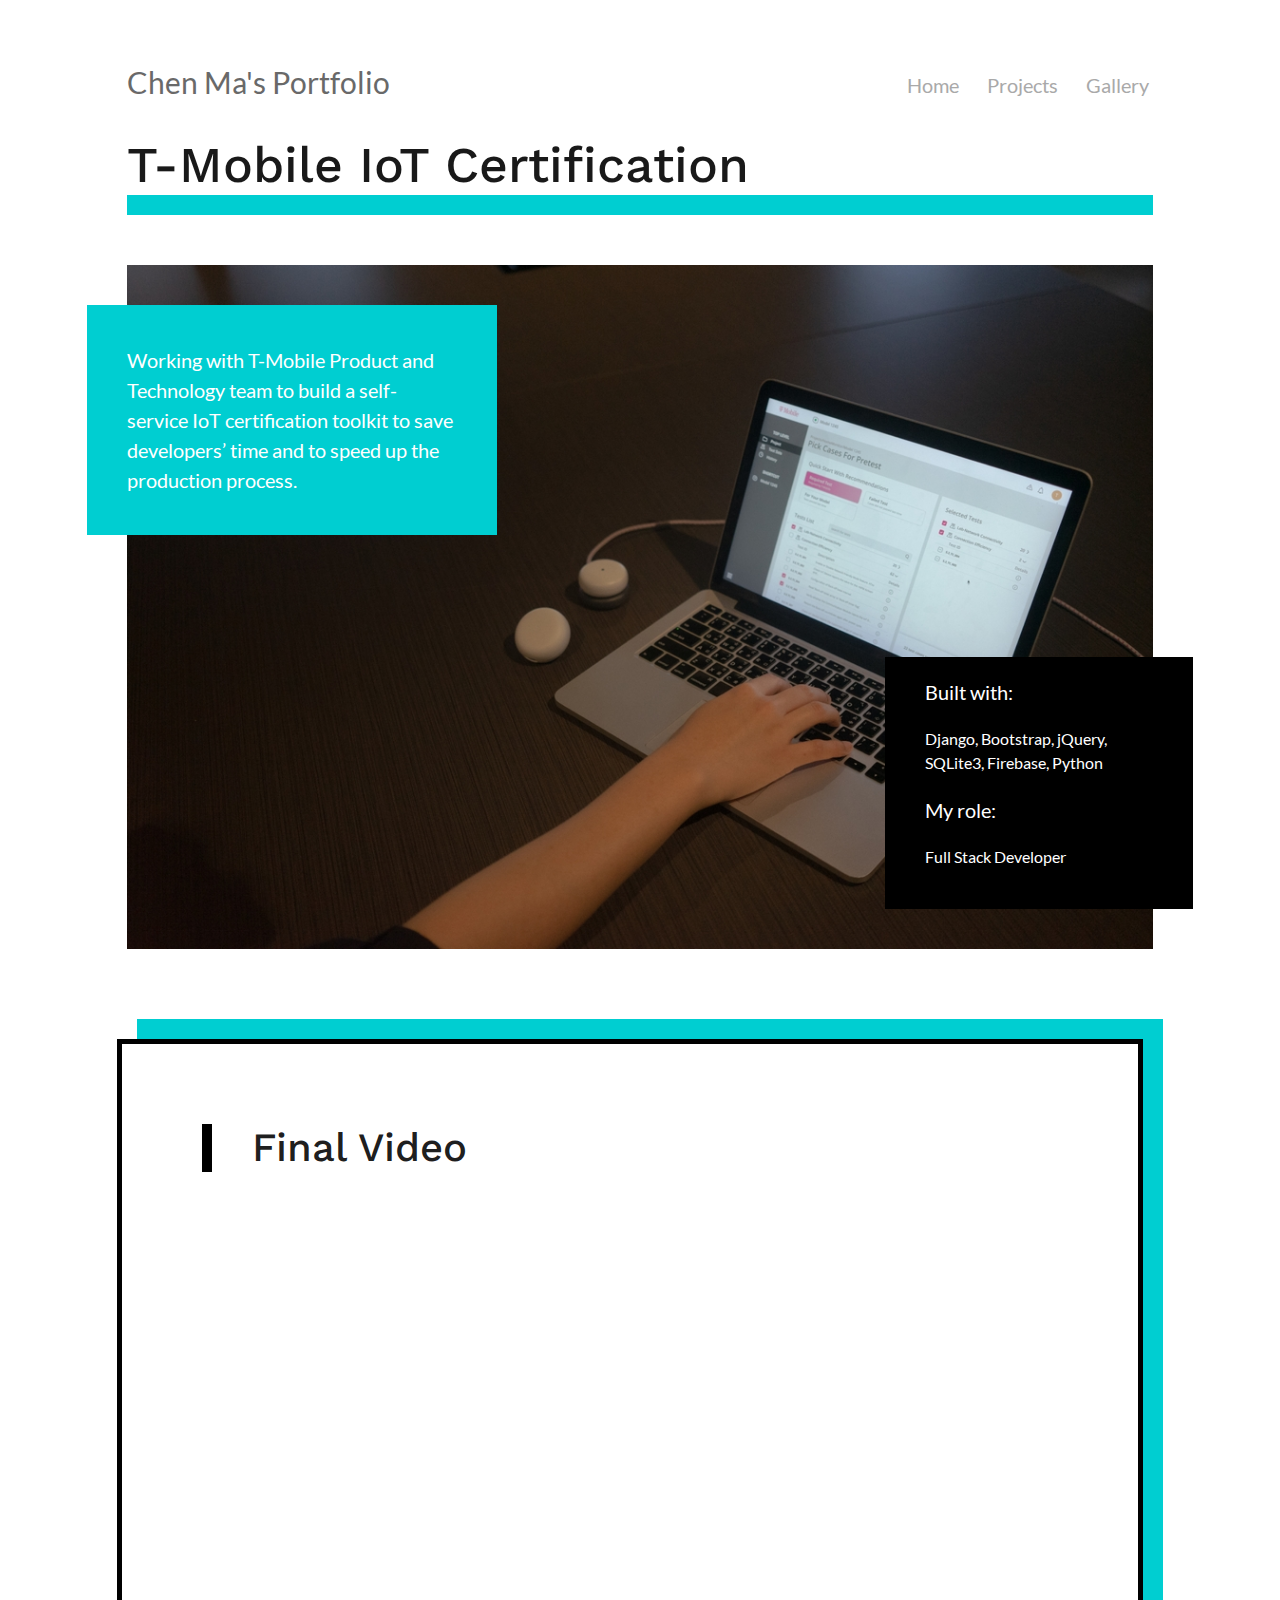
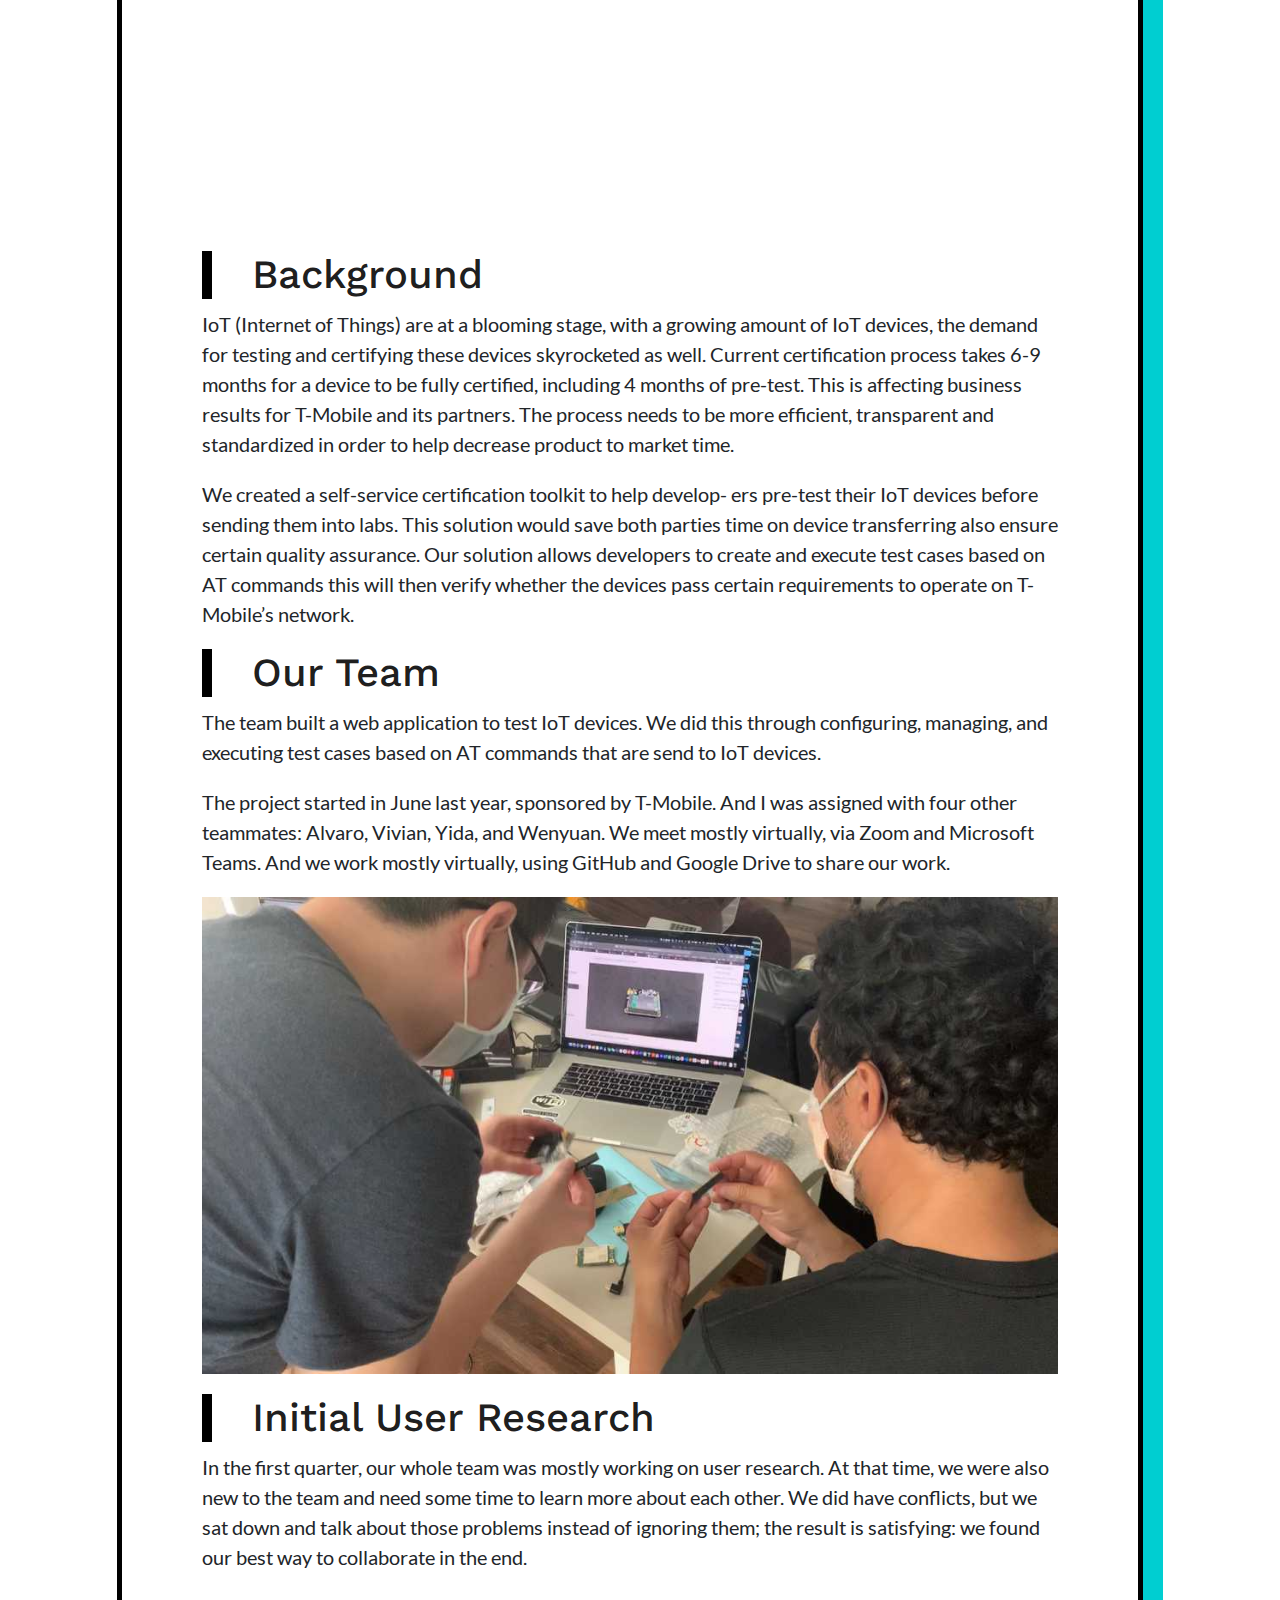
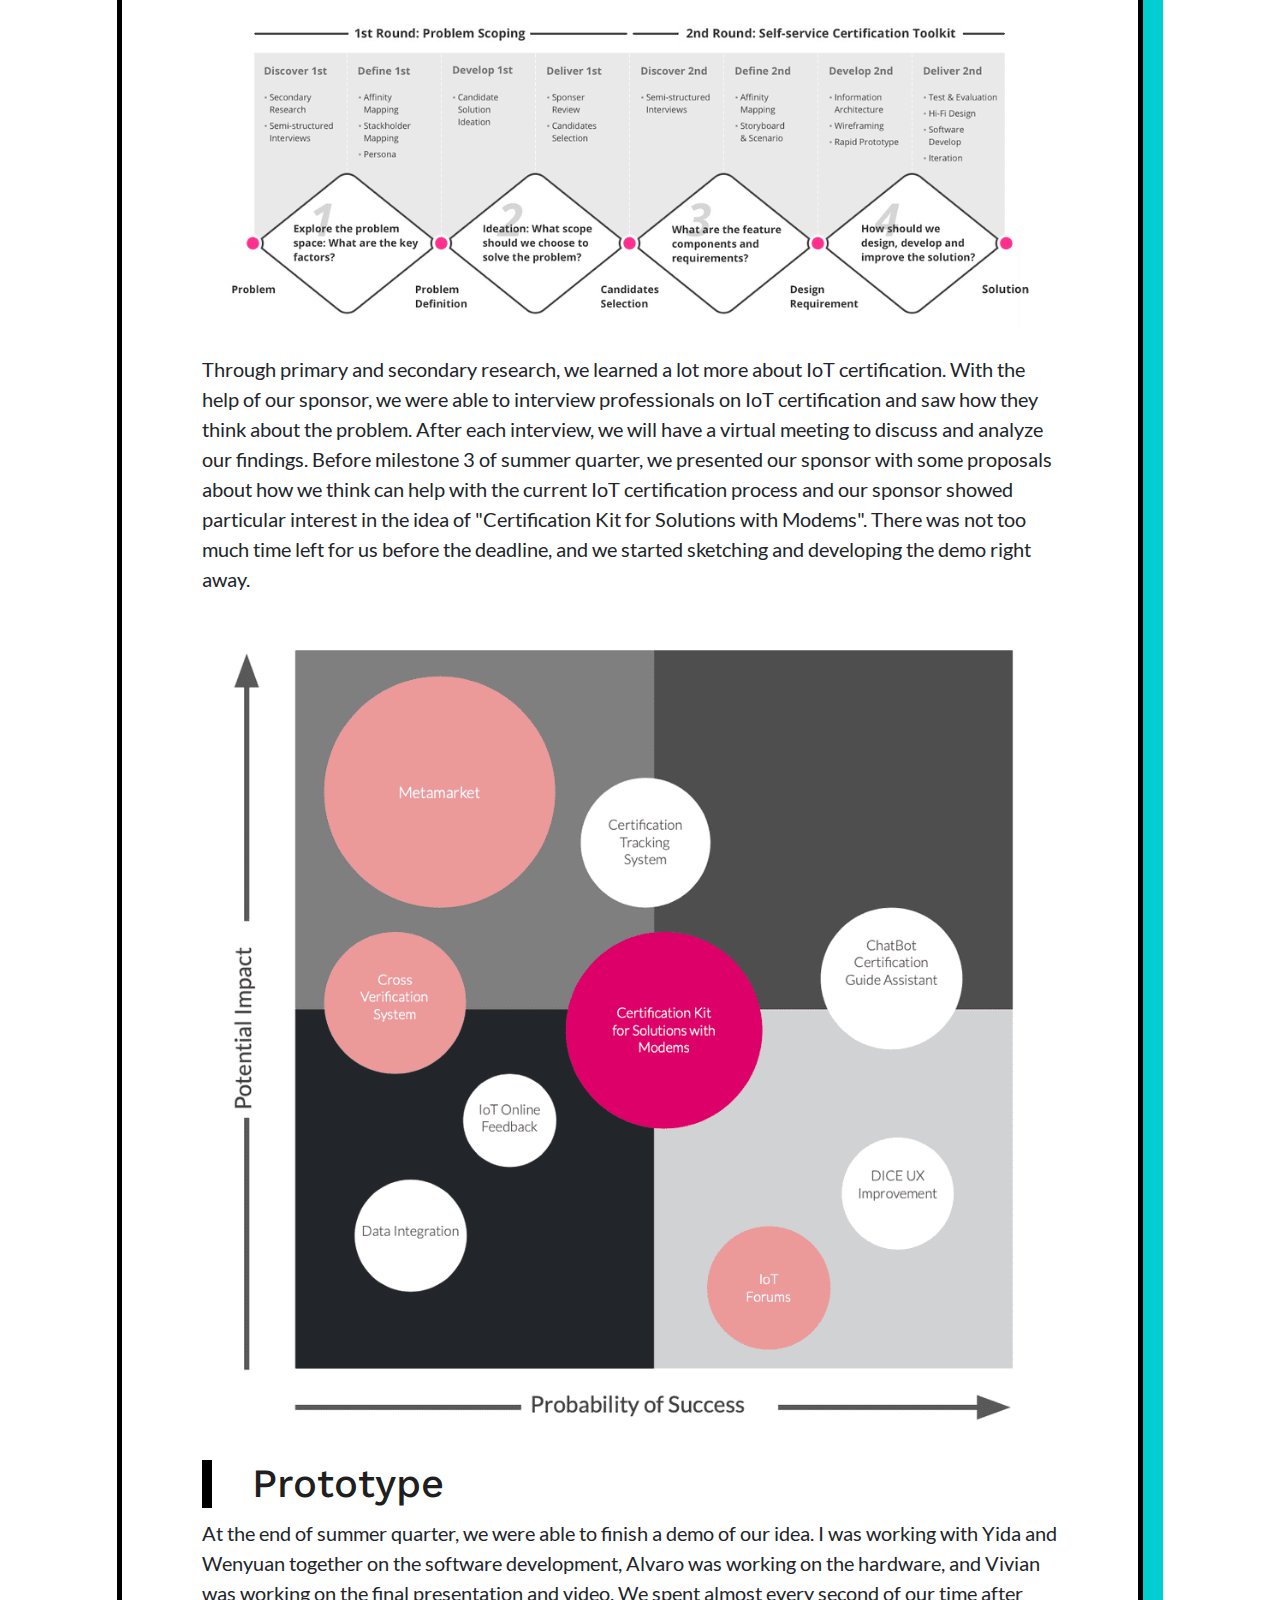
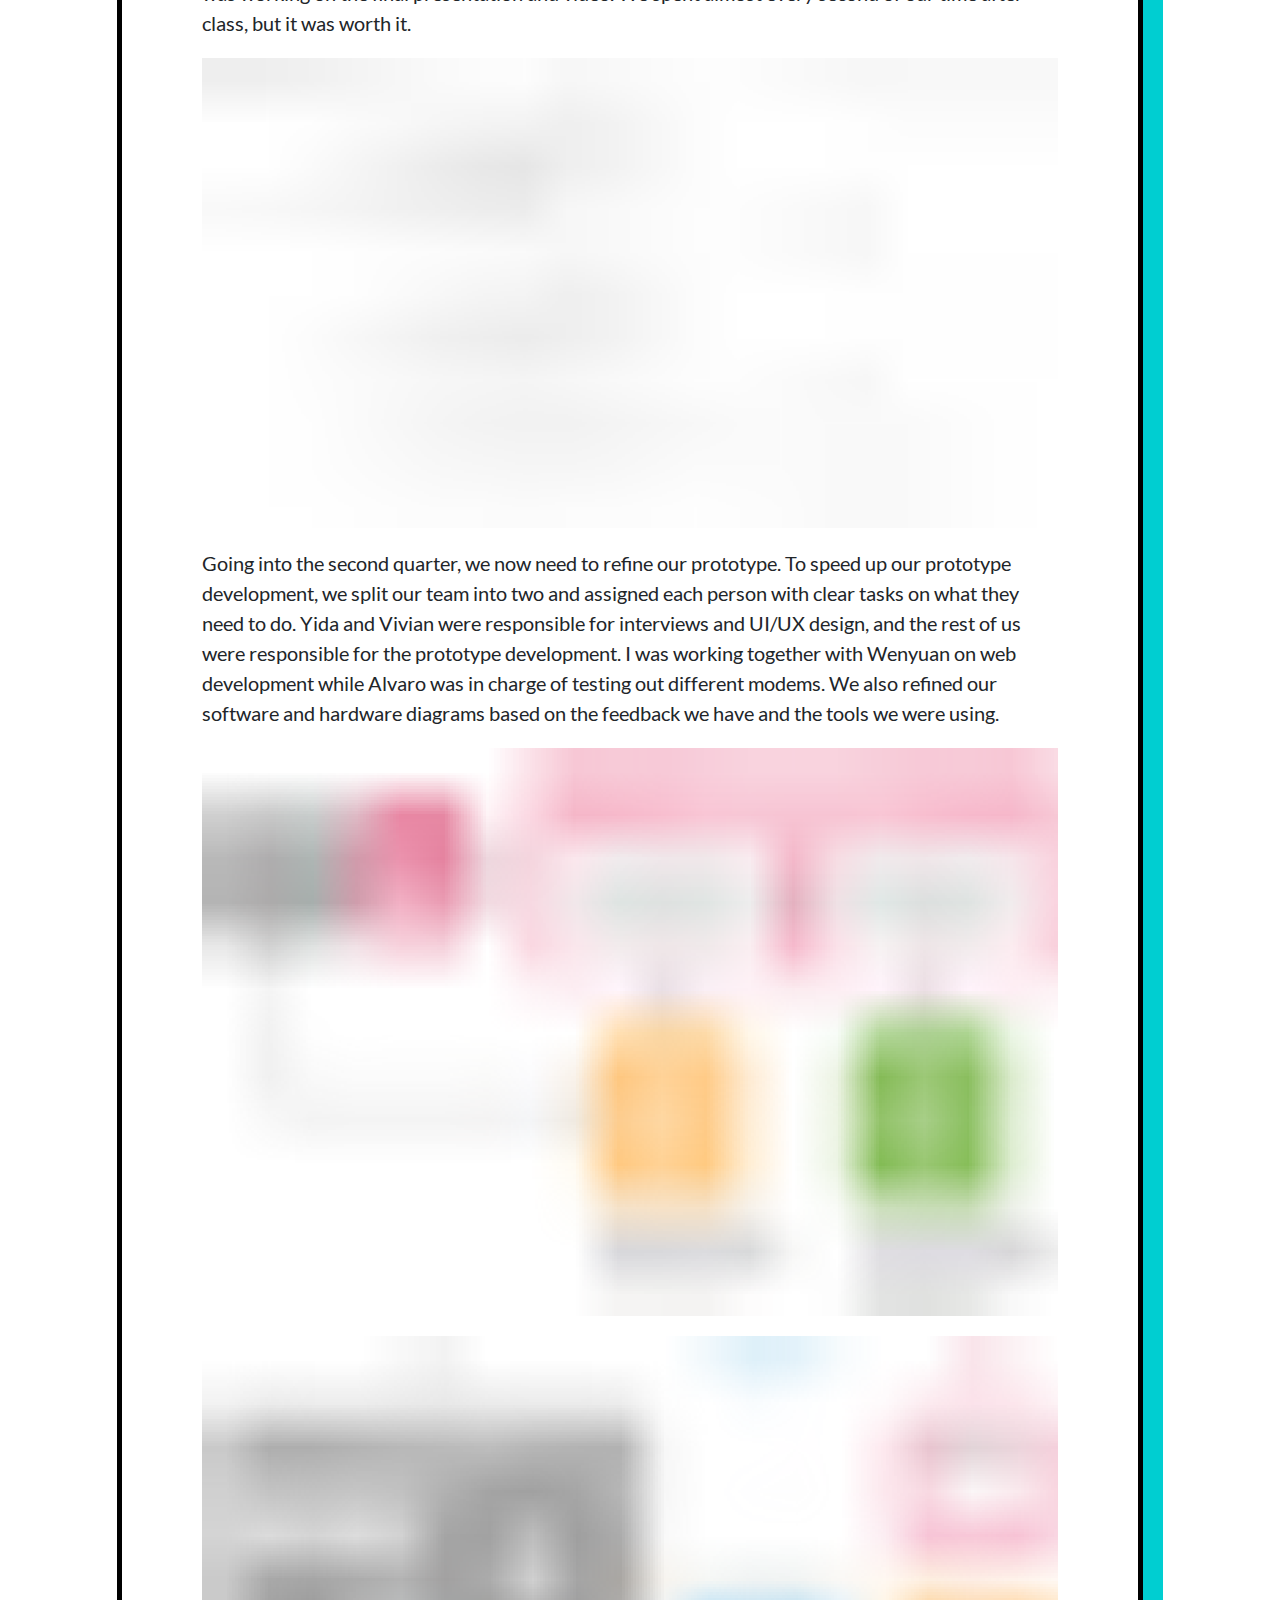
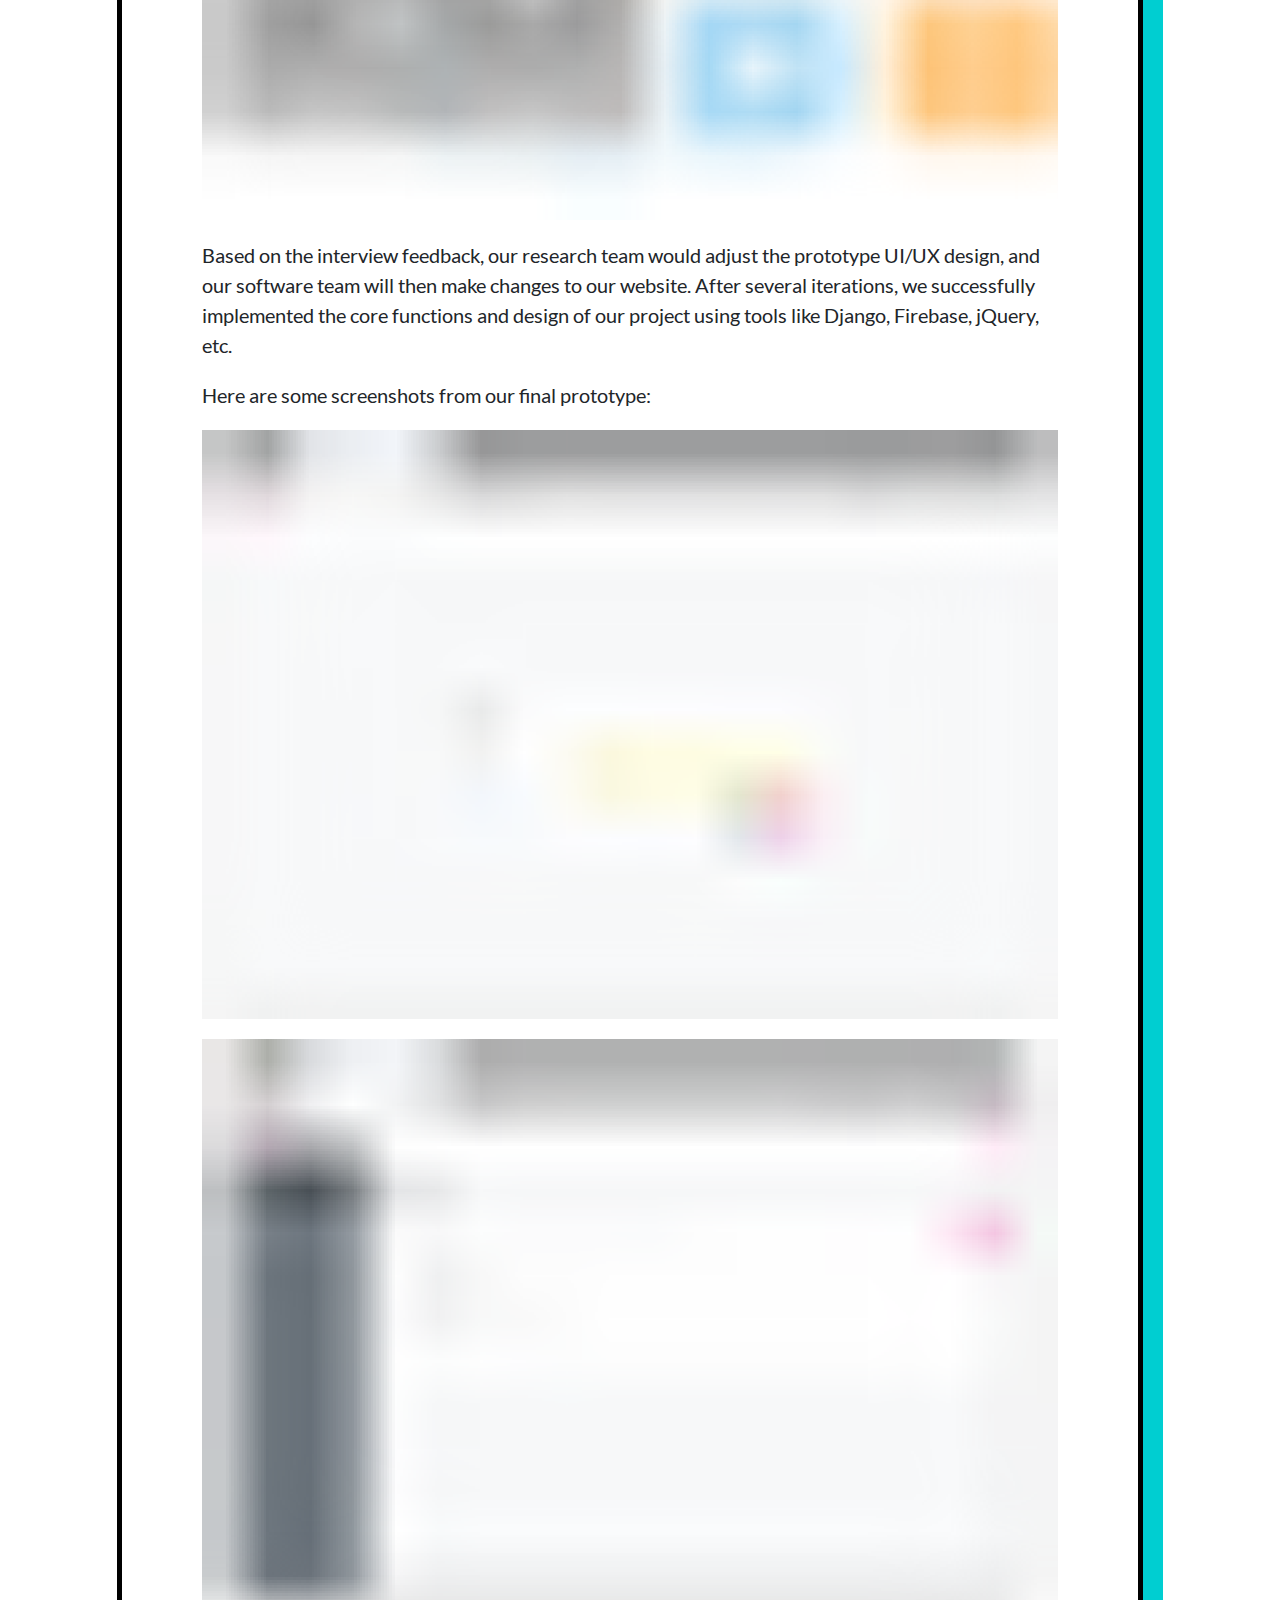
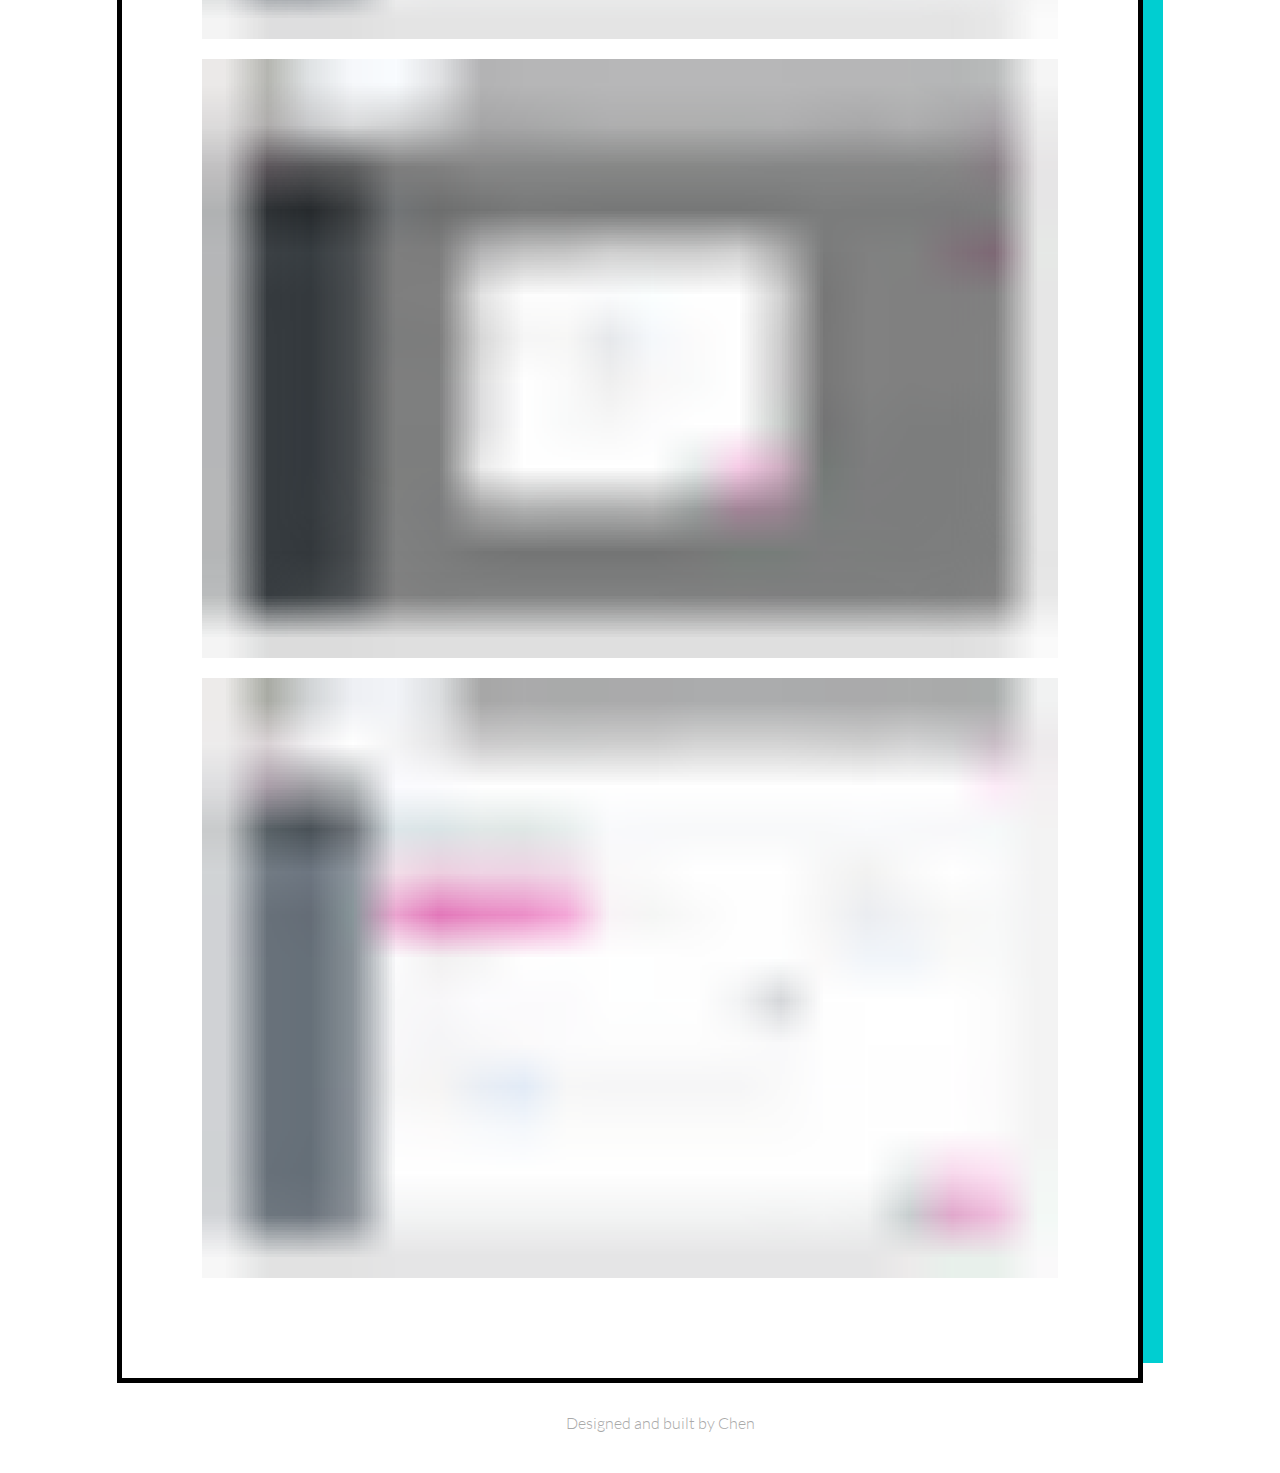
<file: t-mobile-iot-certification/index.html>
<!DOCTYPE html><html><head><meta charSet="utf-8"/><meta http-equiv="x-ua-compatible" content="ie=edge"/><meta name="viewport" content="width=device-width, initial-scale=1, shrink-to-fit=no"/><style id="typography.js">html{font-family:sans-serif;-ms-text-size-adjust:100%;-webkit-text-size-adjust:100%}body{margin:0}article,aside,details,figcaption,figure,footer,header,main,menu,nav,section,summary{display:block}audio,canvas,progress,video{display:inline-block}audio:not([controls]){display:none;height:0}progress{vertical-align:baseline}[hidden],template{display:none}a{background-color:transparent;-webkit-text-decoration-skip:objects}a:active,a:hover{outline-width:0}abbr[title]{border-bottom:none;text-decoration:underline;text-decoration:underline dotted}b,strong{font-weight:inherit;font-weight:bolder}dfn{font-style:italic}h1{font-size:2em;margin:.67em 0}mark{background-color:#ff0;color:#000}small{font-size:80%}sub,sup{font-size:75%;line-height:0;position:relative;vertical-align:baseline}sub{bottom:-.25em}sup{top:-.5em}img{border-style:none}svg:not(:root){overflow:hidden}code,kbd,pre,samp{font-family:monospace,monospace;font-size:1em}figure{margin:1em 40px}hr{box-sizing:content-box;height:0;overflow:visible}button,input,optgroup,select,textarea{font:inherit;margin:0}optgroup{font-weight:700}button,input{overflow:visible}button,select{text-transform:none}[type=reset],[type=submit],button,html [type=button]{-webkit-appearance:button}[type=button]::-moz-focus-inner,[type=reset]::-moz-focus-inner,[type=submit]::-moz-focus-inner,button::-moz-focus-inner{border-style:none;padding:0}[type=button]:-moz-focusring,[type=reset]:-moz-focusring,[type=submit]:-moz-focusring,button:-moz-focusring{outline:1px dotted ButtonText}fieldset{border:1px solid silver;margin:0 2px;padding:.35em .625em .75em}legend{box-sizing:border-box;color:inherit;display:table;max-width:100%;padding:0;white-space:normal}textarea{overflow:auto}[type=checkbox],[type=radio]{box-sizing:border-box;padding:0}[type=number]::-webkit-inner-spin-button,[type=number]::-webkit-outer-spin-button{height:auto}[type=search]{-webkit-appearance:textfield;outline-offset:-2px}[type=search]::-webkit-search-cancel-button,[type=search]::-webkit-search-decoration{-webkit-appearance:none}::-webkit-input-placeholder{color:inherit;opacity:.54}::-webkit-file-upload-button{-webkit-appearance:button;font:inherit}html{font:125%/1.45 'Quattrocento Sans',sans-serif;box-sizing:border-box;overflow-y:scroll;}*{box-sizing:inherit;}*:before{box-sizing:inherit;}*:after{box-sizing:inherit;}body{color:hsla(0,0%,0%,0.8);font-family:'Quattrocento Sans',sans-serif;font-weight:400;word-wrap:break-word;font-kerning:normal;-moz-font-feature-settings:"kern", "liga", "clig", "calt";-ms-font-feature-settings:"kern", "liga", "clig", "calt";-webkit-font-feature-settings:"kern", "liga", "clig", "calt";font-feature-settings:"kern", "liga", "clig", "calt";}img{max-width:100%;margin-left:0;margin-right:0;margin-top:0;padding-bottom:0;padding-left:0;padding-right:0;padding-top:0;margin-bottom:1.45rem;}h1{margin-left:0;margin-right:0;margin-top:0;padding-bottom:0;padding-left:0;padding-right:0;padding-top:0;margin-bottom:1.45rem;color:hsla(0,0%,0%,0.9);font-family:'Work Sans',sans-serif;font-weight:600;text-rendering:optimizeLegibility;font-size:2rem;line-height:1.1;}h2{margin-left:0;margin-right:0;margin-top:0;padding-bottom:0;padding-left:0;padding-right:0;padding-top:0;margin-bottom:1.45rem;color:hsla(0,0%,0%,0.9);font-family:'Work Sans',sans-serif;font-weight:600;text-rendering:optimizeLegibility;font-size:1.51572rem;line-height:1.1;}h3{margin-left:0;margin-right:0;margin-top:0;padding-bottom:0;padding-left:0;padding-right:0;padding-top:0;margin-bottom:1.45rem;color:hsla(0,0%,0%,0.9);font-family:'Work Sans',sans-serif;font-weight:600;text-rendering:optimizeLegibility;font-size:1.31951rem;line-height:1.1;}h4{margin-left:0;margin-right:0;margin-top:0;padding-bottom:0;padding-left:0;padding-right:0;padding-top:0;margin-bottom:1.45rem;color:hsla(0,0%,0%,0.9);font-family:'Work Sans',sans-serif;font-weight:600;text-rendering:optimizeLegibility;font-size:1rem;line-height:1.1;}h5{margin-left:0;margin-right:0;margin-top:0;padding-bottom:0;padding-left:0;padding-right:0;padding-top:0;margin-bottom:1.45rem;color:hsla(0,0%,0%,0.9);font-family:'Work Sans',sans-serif;font-weight:600;text-rendering:optimizeLegibility;font-size:0.87055rem;line-height:1.1;}h6{margin-left:0;margin-right:0;margin-top:0;padding-bottom:0;padding-left:0;padding-right:0;padding-top:0;margin-bottom:1.45rem;color:hsla(0,0%,0%,0.9);font-family:'Work Sans',sans-serif;font-weight:600;text-rendering:optimizeLegibility;font-size:0.81225rem;line-height:1.1;}hgroup{margin-left:0;margin-right:0;margin-top:0;padding-bottom:0;padding-left:0;padding-right:0;padding-top:0;margin-bottom:1.45rem;}ul{margin-left:1.45rem;margin-right:0;margin-top:0;padding-bottom:0;padding-left:0;padding-right:0;padding-top:0;margin-bottom:1.45rem;list-style-position:outside;list-style-image:none;}ol{margin-left:1.45rem;margin-right:0;margin-top:0;padding-bottom:0;padding-left:0;padding-right:0;padding-top:0;margin-bottom:1.45rem;list-style-position:outside;list-style-image:none;}dl{margin-left:0;margin-right:0;margin-top:0;padding-bottom:0;padding-left:0;padding-right:0;padding-top:0;margin-bottom:1.45rem;}dd{margin-left:0;margin-right:0;margin-top:0;padding-bottom:0;padding-left:0;padding-right:0;padding-top:0;margin-bottom:1.45rem;}p{margin-left:0;margin-right:0;margin-top:0;padding-bottom:0;padding-left:0;padding-right:0;padding-top:0;margin-bottom:1.45rem;}figure{margin-left:0;margin-right:0;margin-top:0;padding-bottom:0;padding-left:0;padding-right:0;padding-top:0;margin-bottom:1.45rem;}pre{margin-left:0;margin-right:0;margin-top:0;padding-bottom:0;padding-left:0;padding-right:0;padding-top:0;margin-bottom:1.45rem;font-size:0.85rem;line-height:1.45rem;}table{margin-left:0;margin-right:0;margin-top:0;padding-bottom:0;padding-left:0;padding-right:0;padding-top:0;margin-bottom:1.45rem;font-size:1rem;line-height:1.45rem;border-collapse:collapse;width:100%;}fieldset{margin-left:0;margin-right:0;margin-top:0;padding-bottom:0;padding-left:0;padding-right:0;padding-top:0;margin-bottom:1.45rem;}blockquote{margin-left:0;margin-right:0;margin-top:0;padding-bottom:0;padding-left:0.90625rem;padding-right:0;padding-top:0;margin-bottom:1.45rem;font-size:1.1487rem;line-height:1.45rem;border-left:0.54375rem solid #1ca086;color:hsla(0,0%,0%,0.65);font-style:italic;}form{margin-left:0;margin-right:0;margin-top:0;padding-bottom:0;padding-left:0;padding-right:0;padding-top:0;margin-bottom:1.45rem;}noscript{margin-left:0;margin-right:0;margin-top:0;padding-bottom:0;padding-left:0;padding-right:0;padding-top:0;margin-bottom:1.45rem;}iframe{margin-left:0;margin-right:0;margin-top:0;padding-bottom:0;padding-left:0;padding-right:0;padding-top:0;margin-bottom:1.45rem;}hr{margin-left:0;margin-right:0;margin-top:0;padding-bottom:0;padding-left:0;padding-right:0;padding-top:0;margin-bottom:calc(1.45rem - 1px);background:hsla(0,0%,0%,0.2);border:none;height:1px;}address{margin-left:0;margin-right:0;margin-top:0;padding-bottom:0;padding-left:0;padding-right:0;padding-top:0;margin-bottom:1.45rem;}b{font-weight:700;}strong{font-weight:700;}dt{font-weight:700;}th{font-weight:700;}li{margin-bottom:calc(1.45rem / 2);}ol li{padding-left:0;}ul li{padding-left:0;}li > ol{margin-left:1.45rem;margin-bottom:calc(1.45rem / 2);margin-top:calc(1.45rem / 2);}li > ul{margin-left:1.45rem;margin-bottom:calc(1.45rem / 2);margin-top:calc(1.45rem / 2);}blockquote *:last-child{margin-bottom:0;}li *:last-child{margin-bottom:0;}p *:last-child{margin-bottom:0;}li > p{margin-bottom:calc(1.45rem / 2);}code{font-size:0.85rem;line-height:1.45rem;}kbd{font-size:0.85rem;line-height:1.45rem;}samp{font-size:0.85rem;line-height:1.45rem;}abbr{border-bottom:1px dotted hsla(0,0%,0%,0.5);cursor:help;}acronym{border-bottom:1px dotted hsla(0,0%,0%,0.5);cursor:help;}abbr[title]{border-bottom:1px dotted hsla(0,0%,0%,0.5);cursor:help;text-decoration:none;}thead{text-align:left;}td,th{text-align:left;border-bottom:1px solid hsla(0,0%,0%,0.12);font-feature-settings:"tnum";-moz-font-feature-settings:"tnum";-ms-font-feature-settings:"tnum";-webkit-font-feature-settings:"tnum";padding-left:0.96667rem;padding-right:0.96667rem;padding-top:0.725rem;padding-bottom:calc(0.725rem - 1px);}th:first-child,td:first-child{padding-left:0;}th:last-child,td:last-child{padding-right:0;}a{color:#1ca086;text-decoration:none;text-shadow:none;background-image:none;}a:hover,a:active{text-shadow:none;background-image:none;}h1,h2,h3,h4,h5,h6{margin-top:2.175rem;margin-bottom:0.725rem;}blockquote > :last-child{margin-bottom:0;}blockquote cite{font-size:1rem;line-height:1.45rem;color:hsla(0,0%,0%,0.8);font-style:normal;font-weight:400;}blockquote cite:before{content:"— ";}@media only screen and (max-width:480px){html{font-size:106.25%;line-height:24.65px;}blockquote{border-left:0.27187rem solid #1ca086;color:hsla(0,0%,0%,0.59);padding-left:0.81563rem;font-style:italic;margin-left:-1.0875rem;margin-right:0;}}</style><style data-href="/styles.14fa35fffe460eb9bb4f.css" id="gatsby-global-css">/*!
 * Bootstrap v4.6.0 (https://getbootstrap.com/)
 * Copyright 2011-2021 The Bootstrap Authors
 * Copyright 2011-2021 Twitter, Inc.
 * Licensed under MIT (https://github.com/twbs/bootstrap/blob/main/LICENSE)
 */:root{--blue:#007bff;--indigo:#6610f2;--purple:#6f42c1;--pink:#e83e8c;--red:#dc3545;--orange:#fd7e14;--yellow:#ffc107;--green:#28a745;--teal:#20c997;--cyan:#17a2b8;--white:#fff;--gray:#6c757d;--gray-dark:#343a40;--primary:#007bff;--secondary:#6c757d;--success:#28a745;--info:#17a2b8;--warning:#ffc107;--danger:#dc3545;--light:#f8f9fa;--dark:#343a40;--breakpoint-xs:0;--breakpoint-sm:576px;--breakpoint-md:768px;--breakpoint-lg:992px;--breakpoint-xl:1200px;--font-family-sans-serif:-apple-system,BlinkMacSystemFont,"Segoe UI",Roboto,"Helvetica Neue",Arial,"Noto Sans","Liberation Sans",sans-serif,"Apple Color Emoji","Segoe UI Emoji","Segoe UI Symbol","Noto Color Emoji";--font-family-monospace:SFMono-Regular,Menlo,Monaco,Consolas,"Liberation Mono","Courier New",monospace}*,:after,:before{box-sizing:border-box}html{font-family:sans-serif;line-height:1.15;-webkit-text-size-adjust:100%;-webkit-tap-highlight-color:transparent}article,aside,figcaption,figure,footer,header,hgroup,main,nav,section{display:block}body{margin:0;font-family:-apple-system,BlinkMacSystemFont,Segoe UI,Roboto,Helvetica Neue,Arial,Noto Sans,Liberation Sans,sans-serif,Apple Color Emoji,Segoe UI Emoji,Segoe UI Symbol,Noto Color Emoji;font-size:1rem;font-weight:400;line-height:1.5;color:#212529;text-align:left;background-color:#fff}[tabindex="-1"]:focus:not(:focus-visible){outline:0!important}hr{box-sizing:content-box;height:0;overflow:visible}h1,h2,h3,h4,h5,h6{margin-top:0;margin-bottom:.5rem}p{margin-top:0;margin-bottom:1rem}abbr[data-original-title],abbr[title]{text-decoration:underline;-webkit-text-decoration:underline dotted;text-decoration:underline dotted;cursor:help;border-bottom:0;-webkit-text-decoration-skip-ink:none;text-decoration-skip-ink:none}address{font-style:normal;line-height:inherit}address,dl,ol,ul{margin-bottom:1rem}dl,ol,ul{margin-top:0}ol ol,ol ul,ul ol,ul ul{margin-bottom:0}dt{font-weight:700}dd{margin-bottom:.5rem;margin-left:0}blockquote{margin:0 0 1rem}b,strong{font-weight:bolder}small{font-size:80%}sub,sup{position:relative;font-size:75%;line-height:0;vertical-align:baseline}sub{bottom:-.25em}sup{top:-.5em}a{color:#007bff;text-decoration:none;background-color:transparent}a:hover{color:#0056b3;text-decoration:underline}a:not([href]):not([class]),a:not([href]):not([class]):hover{color:inherit;text-decoration:none}code,kbd,pre,samp{font-family:SFMono-Regular,Menlo,Monaco,Consolas,Liberation Mono,Courier New,monospace;font-size:1em}pre{margin-top:0;margin-bottom:1rem;overflow:auto;-ms-overflow-style:scrollbar}figure{margin:0 0 1rem}img{border-style:none}img,svg{vertical-align:middle}svg{overflow:hidden}table{border-collapse:collapse}caption{padding-top:.75rem;padding-bottom:.75rem;color:#6c757d;text-align:left;caption-side:bottom}th{text-align:inherit;text-align:-webkit-match-parent}label{display:inline-block;margin-bottom:.5rem}button{border-radius:0}button:focus:not(:focus-visible){outline:0}button,input,optgroup,select,textarea{margin:0;font-family:inherit;font-size:inherit;line-height:inherit}button,input{overflow:visible}button,select{text-transform:none}[role=button]{cursor:pointer}select{word-wrap:normal}[type=button],[type=reset],[type=submit],button{-webkit-appearance:button}[type=button]:not(:disabled),[type=reset]:not(:disabled),[type=submit]:not(:disabled),button:not(:disabled){cursor:pointer}[type=button]::-moz-focus-inner,[type=reset]::-moz-focus-inner,[type=submit]::-moz-focus-inner,button::-moz-focus-inner{padding:0;border-style:none}input[type=checkbox],input[type=radio]{box-sizing:border-box;padding:0}textarea{overflow:auto;resize:vertical}fieldset{min-width:0;padding:0;margin:0;border:0}legend{display:block;width:100%;max-width:100%;padding:0;margin-bottom:.5rem;font-size:1.5rem;line-height:inherit;color:inherit;white-space:normal}progress{vertical-align:baseline}[type=number]::-webkit-inner-spin-button,[type=number]::-webkit-outer-spin-button{height:auto}[type=search]{outline-offset:-2px;-webkit-appearance:none}[type=search]::-webkit-search-decoration{-webkit-appearance:none}::-webkit-file-upload-button{font:inherit;-webkit-appearance:button}output{display:inline-block}summary{display:list-item;cursor:pointer}template{display:none}[hidden]{display:none!important}.h1,.h2,.h3,.h4,.h5,.h6,h1,h2,h3,h4,h5,h6{margin-bottom:.5rem;font-weight:500;line-height:1.2}.h1,h1{font-size:2.5rem}.h2,h2{font-size:2rem}.h3,h3{font-size:1.75rem}.h4,h4{font-size:1.5rem}.h5,h5{font-size:1.25rem}.h6,h6{font-size:1rem}.lead{font-size:1.25rem;font-weight:300}.display-1{font-size:6rem}.display-1,.display-2{font-weight:300;line-height:1.2}.display-2{font-size:5.5rem}.display-3{font-size:4.5rem}.display-3,.display-4{font-weight:300;line-height:1.2}.display-4{font-size:3.5rem}hr{margin-top:1rem;margin-bottom:1rem;border:0;border-top:1px solid rgba(0,0,0,.1)}.small,small{font-size:80%;font-weight:400}.mark,mark{padding:.2em;background-color:#fcf8e3}.list-inline,.list-unstyled{padding-left:0;list-style:none}.list-inline-item{display:inline-block}.list-inline-item:not(:last-child){margin-right:.5rem}.initialism{font-size:90%;text-transform:uppercase}.blockquote{margin-bottom:1rem;font-size:1.25rem}.blockquote-footer{display:block;font-size:80%;color:#6c757d}.blockquote-footer:before{content:"\2014\A0"}.img-fluid,.img-thumbnail{max-width:100%;height:auto}.img-thumbnail{padding:.25rem;background-color:#fff;border:1px solid #dee2e6;border-radius:.25rem}.figure{display:inline-block}.figure-img{margin-bottom:.5rem;line-height:1}.figure-caption{font-size:90%;color:#6c757d}code{font-size:87.5%;color:#e83e8c;word-wrap:break-word}a>code{color:inherit}kbd{padding:.2rem .4rem;font-size:87.5%;color:#fff;background-color:#212529;border-radius:.2rem}kbd kbd{padding:0;font-size:100%;font-weight:700}pre{display:block;font-size:87.5%;color:#212529}pre code{font-size:inherit;color:inherit;word-break:normal}.pre-scrollable{max-height:340px;overflow-y:scroll}.container,.container-fluid,.container-lg,.container-md,.container-sm,.container-xl{width:100%;padding-right:15px;padding-left:15px;margin-right:auto;margin-left:auto}@media (min-width:576px){.container,.container-sm{max-width:540px}}@media (min-width:768px){.container,.container-md,.container-sm{max-width:720px}}@media (min-width:992px){.container,.container-lg,.container-md,.container-sm{max-width:960px}}@media (min-width:1200px){.container,.container-lg,.container-md,.container-sm,.container-xl{max-width:1140px}}.row{display:flex;flex-wrap:wrap;margin-right:-15px;margin-left:-15px}.no-gutters{margin-right:0;margin-left:0}.no-gutters>.col,.no-gutters>[class*=col-]{padding-right:0;padding-left:0}.col,.col-1,.col-2,.col-3,.col-4,.col-5,.col-6,.col-7,.col-8,.col-9,.col-10,.col-11,.col-12,.col-auto,.col-lg,.col-lg-1,.col-lg-2,.col-lg-3,.col-lg-4,.col-lg-5,.col-lg-6,.col-lg-7,.col-lg-8,.col-lg-9,.col-lg-10,.col-lg-11,.col-lg-12,.col-lg-auto,.col-md,.col-md-1,.col-md-2,.col-md-3,.col-md-4,.col-md-5,.col-md-6,.col-md-7,.col-md-8,.col-md-9,.col-md-10,.col-md-11,.col-md-12,.col-md-auto,.col-sm,.col-sm-1,.col-sm-2,.col-sm-3,.col-sm-4,.col-sm-5,.col-sm-6,.col-sm-7,.col-sm-8,.col-sm-9,.col-sm-10,.col-sm-11,.col-sm-12,.col-sm-auto,.col-xl,.col-xl-1,.col-xl-2,.col-xl-3,.col-xl-4,.col-xl-5,.col-xl-6,.col-xl-7,.col-xl-8,.col-xl-9,.col-xl-10,.col-xl-11,.col-xl-12,.col-xl-auto{position:relative;width:100%;padding-right:15px;padding-left:15px}.col{flex-basis:0;flex-grow:1;max-width:100%}.row-cols-1>*{flex:0 0 100%;max-width:100%}.row-cols-2>*{flex:0 0 50%;max-width:50%}.row-cols-3>*{flex:0 0 33.333333%;max-width:33.333333%}.row-cols-4>*{flex:0 0 25%;max-width:25%}.row-cols-5>*{flex:0 0 20%;max-width:20%}.row-cols-6>*{flex:0 0 16.666667%;max-width:16.666667%}.col-auto{flex:0 0 auto;width:auto;max-width:100%}.col-1{flex:0 0 8.333333%;max-width:8.333333%}.col-2{flex:0 0 16.666667%;max-width:16.666667%}.col-3{flex:0 0 25%;max-width:25%}.col-4{flex:0 0 33.333333%;max-width:33.333333%}.col-5{flex:0 0 41.666667%;max-width:41.666667%}.col-6{flex:0 0 50%;max-width:50%}.col-7{flex:0 0 58.333333%;max-width:58.333333%}.col-8{flex:0 0 66.666667%;max-width:66.666667%}.col-9{flex:0 0 75%;max-width:75%}.col-10{flex:0 0 83.333333%;max-width:83.333333%}.col-11{flex:0 0 91.666667%;max-width:91.666667%}.col-12{flex:0 0 100%;max-width:100%}.order-first{order:-1}.order-last{order:13}.order-0{order:0}.order-1{order:1}.order-2{order:2}.order-3{order:3}.order-4{order:4}.order-5{order:5}.order-6{order:6}.order-7{order:7}.order-8{order:8}.order-9{order:9}.order-10{order:10}.order-11{order:11}.order-12{order:12}.offset-1{margin-left:8.333333%}.offset-2{margin-left:16.666667%}.offset-3{margin-left:25%}.offset-4{margin-left:33.333333%}.offset-5{margin-left:41.666667%}.offset-6{margin-left:50%}.offset-7{margin-left:58.333333%}.offset-8{margin-left:66.666667%}.offset-9{margin-left:75%}.offset-10{margin-left:83.333333%}.offset-11{margin-left:91.666667%}@media (min-width:576px){.col-sm{flex-basis:0;flex-grow:1;max-width:100%}.row-cols-sm-1>*{flex:0 0 100%;max-width:100%}.row-cols-sm-2>*{flex:0 0 50%;max-width:50%}.row-cols-sm-3>*{flex:0 0 33.333333%;max-width:33.333333%}.row-cols-sm-4>*{flex:0 0 25%;max-width:25%}.row-cols-sm-5>*{flex:0 0 20%;max-width:20%}.row-cols-sm-6>*{flex:0 0 16.666667%;max-width:16.666667%}.col-sm-auto{flex:0 0 auto;width:auto;max-width:100%}.col-sm-1{flex:0 0 8.333333%;max-width:8.333333%}.col-sm-2{flex:0 0 16.666667%;max-width:16.666667%}.col-sm-3{flex:0 0 25%;max-width:25%}.col-sm-4{flex:0 0 33.333333%;max-width:33.333333%}.col-sm-5{flex:0 0 41.666667%;max-width:41.666667%}.col-sm-6{flex:0 0 50%;max-width:50%}.col-sm-7{flex:0 0 58.333333%;max-width:58.333333%}.col-sm-8{flex:0 0 66.666667%;max-width:66.666667%}.col-sm-9{flex:0 0 75%;max-width:75%}.col-sm-10{flex:0 0 83.333333%;max-width:83.333333%}.col-sm-11{flex:0 0 91.666667%;max-width:91.666667%}.col-sm-12{flex:0 0 100%;max-width:100%}.order-sm-first{order:-1}.order-sm-last{order:13}.order-sm-0{order:0}.order-sm-1{order:1}.order-sm-2{order:2}.order-sm-3{order:3}.order-sm-4{order:4}.order-sm-5{order:5}.order-sm-6{order:6}.order-sm-7{order:7}.order-sm-8{order:8}.order-sm-9{order:9}.order-sm-10{order:10}.order-sm-11{order:11}.order-sm-12{order:12}.offset-sm-0{margin-left:0}.offset-sm-1{margin-left:8.333333%}.offset-sm-2{margin-left:16.666667%}.offset-sm-3{margin-left:25%}.offset-sm-4{margin-left:33.333333%}.offset-sm-5{margin-left:41.666667%}.offset-sm-6{margin-left:50%}.offset-sm-7{margin-left:58.333333%}.offset-sm-8{margin-left:66.666667%}.offset-sm-9{margin-left:75%}.offset-sm-10{margin-left:83.333333%}.offset-sm-11{margin-left:91.666667%}}@media (min-width:768px){.col-md{flex-basis:0;flex-grow:1;max-width:100%}.row-cols-md-1>*{flex:0 0 100%;max-width:100%}.row-cols-md-2>*{flex:0 0 50%;max-width:50%}.row-cols-md-3>*{flex:0 0 33.333333%;max-width:33.333333%}.row-cols-md-4>*{flex:0 0 25%;max-width:25%}.row-cols-md-5>*{flex:0 0 20%;max-width:20%}.row-cols-md-6>*{flex:0 0 16.666667%;max-width:16.666667%}.col-md-auto{flex:0 0 auto;width:auto;max-width:100%}.col-md-1{flex:0 0 8.333333%;max-width:8.333333%}.col-md-2{flex:0 0 16.666667%;max-width:16.666667%}.col-md-3{flex:0 0 25%;max-width:25%}.col-md-4{flex:0 0 33.333333%;max-width:33.333333%}.col-md-5{flex:0 0 41.666667%;max-width:41.666667%}.col-md-6{flex:0 0 50%;max-width:50%}.col-md-7{flex:0 0 58.333333%;max-width:58.333333%}.col-md-8{flex:0 0 66.666667%;max-width:66.666667%}.col-md-9{flex:0 0 75%;max-width:75%}.col-md-10{flex:0 0 83.333333%;max-width:83.333333%}.col-md-11{flex:0 0 91.666667%;max-width:91.666667%}.col-md-12{flex:0 0 100%;max-width:100%}.order-md-first{order:-1}.order-md-last{order:13}.order-md-0{order:0}.order-md-1{order:1}.order-md-2{order:2}.order-md-3{order:3}.order-md-4{order:4}.order-md-5{order:5}.order-md-6{order:6}.order-md-7{order:7}.order-md-8{order:8}.order-md-9{order:9}.order-md-10{order:10}.order-md-11{order:11}.order-md-12{order:12}.offset-md-0{margin-left:0}.offset-md-1{margin-left:8.333333%}.offset-md-2{margin-left:16.666667%}.offset-md-3{margin-left:25%}.offset-md-4{margin-left:33.333333%}.offset-md-5{margin-left:41.666667%}.offset-md-6{margin-left:50%}.offset-md-7{margin-left:58.333333%}.offset-md-8{margin-left:66.666667%}.offset-md-9{margin-left:75%}.offset-md-10{margin-left:83.333333%}.offset-md-11{margin-left:91.666667%}}@media (min-width:992px){.col-lg{flex-basis:0;flex-grow:1;max-width:100%}.row-cols-lg-1>*{flex:0 0 100%;max-width:100%}.row-cols-lg-2>*{flex:0 0 50%;max-width:50%}.row-cols-lg-3>*{flex:0 0 33.333333%;max-width:33.333333%}.row-cols-lg-4>*{flex:0 0 25%;max-width:25%}.row-cols-lg-5>*{flex:0 0 20%;max-width:20%}.row-cols-lg-6>*{flex:0 0 16.666667%;max-width:16.666667%}.col-lg-auto{flex:0 0 auto;width:auto;max-width:100%}.col-lg-1{flex:0 0 8.333333%;max-width:8.333333%}.col-lg-2{flex:0 0 16.666667%;max-width:16.666667%}.col-lg-3{flex:0 0 25%;max-width:25%}.col-lg-4{flex:0 0 33.333333%;max-width:33.333333%}.col-lg-5{flex:0 0 41.666667%;max-width:41.666667%}.col-lg-6{flex:0 0 50%;max-width:50%}.col-lg-7{flex:0 0 58.333333%;max-width:58.333333%}.col-lg-8{flex:0 0 66.666667%;max-width:66.666667%}.col-lg-9{flex:0 0 75%;max-width:75%}.col-lg-10{flex:0 0 83.333333%;max-width:83.333333%}.col-lg-11{flex:0 0 91.666667%;max-width:91.666667%}.col-lg-12{flex:0 0 100%;max-width:100%}.order-lg-first{order:-1}.order-lg-last{order:13}.order-lg-0{order:0}.order-lg-1{order:1}.order-lg-2{order:2}.order-lg-3{order:3}.order-lg-4{order:4}.order-lg-5{order:5}.order-lg-6{order:6}.order-lg-7{order:7}.order-lg-8{order:8}.order-lg-9{order:9}.order-lg-10{order:10}.order-lg-11{order:11}.order-lg-12{order:12}.offset-lg-0{margin-left:0}.offset-lg-1{margin-left:8.333333%}.offset-lg-2{margin-left:16.666667%}.offset-lg-3{margin-left:25%}.offset-lg-4{margin-left:33.333333%}.offset-lg-5{margin-left:41.666667%}.offset-lg-6{margin-left:50%}.offset-lg-7{margin-left:58.333333%}.offset-lg-8{margin-left:66.666667%}.offset-lg-9{margin-left:75%}.offset-lg-10{margin-left:83.333333%}.offset-lg-11{margin-left:91.666667%}}@media (min-width:1200px){.col-xl{flex-basis:0;flex-grow:1;max-width:100%}.row-cols-xl-1>*{flex:0 0 100%;max-width:100%}.row-cols-xl-2>*{flex:0 0 50%;max-width:50%}.row-cols-xl-3>*{flex:0 0 33.333333%;max-width:33.333333%}.row-cols-xl-4>*{flex:0 0 25%;max-width:25%}.row-cols-xl-5>*{flex:0 0 20%;max-width:20%}.row-cols-xl-6>*{flex:0 0 16.666667%;max-width:16.666667%}.col-xl-auto{flex:0 0 auto;width:auto;max-width:100%}.col-xl-1{flex:0 0 8.333333%;max-width:8.333333%}.col-xl-2{flex:0 0 16.666667%;max-width:16.666667%}.col-xl-3{flex:0 0 25%;max-width:25%}.col-xl-4{flex:0 0 33.333333%;max-width:33.333333%}.col-xl-5{flex:0 0 41.666667%;max-width:41.666667%}.col-xl-6{flex:0 0 50%;max-width:50%}.col-xl-7{flex:0 0 58.333333%;max-width:58.333333%}.col-xl-8{flex:0 0 66.666667%;max-width:66.666667%}.col-xl-9{flex:0 0 75%;max-width:75%}.col-xl-10{flex:0 0 83.333333%;max-width:83.333333%}.col-xl-11{flex:0 0 91.666667%;max-width:91.666667%}.col-xl-12{flex:0 0 100%;max-width:100%}.order-xl-first{order:-1}.order-xl-last{order:13}.order-xl-0{order:0}.order-xl-1{order:1}.order-xl-2{order:2}.order-xl-3{order:3}.order-xl-4{order:4}.order-xl-5{order:5}.order-xl-6{order:6}.order-xl-7{order:7}.order-xl-8{order:8}.order-xl-9{order:9}.order-xl-10{order:10}.order-xl-11{order:11}.order-xl-12{order:12}.offset-xl-0{margin-left:0}.offset-xl-1{margin-left:8.333333%}.offset-xl-2{margin-left:16.666667%}.offset-xl-3{margin-left:25%}.offset-xl-4{margin-left:33.333333%}.offset-xl-5{margin-left:41.666667%}.offset-xl-6{margin-left:50%}.offset-xl-7{margin-left:58.333333%}.offset-xl-8{margin-left:66.666667%}.offset-xl-9{margin-left:75%}.offset-xl-10{margin-left:83.333333%}.offset-xl-11{margin-left:91.666667%}}.table{width:100%;margin-bottom:1rem;color:#212529}.table td,.table th{padding:.75rem;vertical-align:top;border-top:1px solid #dee2e6}.table thead th{vertical-align:bottom;border-bottom:2px solid #dee2e6}.table tbody+tbody{border-top:2px solid #dee2e6}.table-sm td,.table-sm th{padding:.3rem}.table-bordered,.table-bordered td,.table-bordered th{border:1px solid #dee2e6}.table-bordered thead td,.table-bordered thead th{border-bottom-width:2px}.table-borderless tbody+tbody,.table-borderless td,.table-borderless th,.table-borderless thead th{border:0}.table-striped tbody tr:nth-of-type(odd){background-color:rgba(0,0,0,.05)}.table-hover tbody tr:hover{color:#212529;background-color:rgba(0,0,0,.075)}.table-primary,.table-primary>td,.table-primary>th{background-color:#b8daff}.table-primary tbody+tbody,.table-primary td,.table-primary th,.table-primary thead th{border-color:#7abaff}.table-hover .table-primary:hover,.table-hover .table-primary:hover>td,.table-hover .table-primary:hover>th{background-color:#9fcdff}.table-secondary,.table-secondary>td,.table-secondary>th{background-color:#d6d8db}.table-secondary tbody+tbody,.table-secondary td,.table-secondary th,.table-secondary thead th{border-color:#b3b7bb}.table-hover .table-secondary:hover,.table-hover .table-secondary:hover>td,.table-hover .table-secondary:hover>th{background-color:#c8cbcf}.table-success,.table-success>td,.table-success>th{background-color:#c3e6cb}.table-success tbody+tbody,.table-success td,.table-success th,.table-success thead th{border-color:#8fd19e}.table-hover .table-success:hover,.table-hover .table-success:hover>td,.table-hover .table-success:hover>th{background-color:#b1dfbb}.table-info,.table-info>td,.table-info>th{background-color:#bee5eb}.table-info tbody+tbody,.table-info td,.table-info th,.table-info thead th{border-color:#86cfda}.table-hover .table-info:hover,.table-hover .table-info:hover>td,.table-hover .table-info:hover>th{background-color:#abdde5}.table-warning,.table-warning>td,.table-warning>th{background-color:#ffeeba}.table-warning tbody+tbody,.table-warning td,.table-warning th,.table-warning thead th{border-color:#ffdf7e}.table-hover .table-warning:hover,.table-hover .table-warning:hover>td,.table-hover .table-warning:hover>th{background-color:#ffe8a1}.table-danger,.table-danger>td,.table-danger>th{background-color:#f5c6cb}.table-danger tbody+tbody,.table-danger td,.table-danger th,.table-danger thead th{border-color:#ed969e}.table-hover .table-danger:hover,.table-hover .table-danger:hover>td,.table-hover .table-danger:hover>th{background-color:#f1b0b7}.table-light,.table-light>td,.table-light>th{background-color:#fdfdfe}.table-light tbody+tbody,.table-light td,.table-light th,.table-light thead th{border-color:#fbfcfc}.table-hover .table-light:hover,.table-hover .table-light:hover>td,.table-hover .table-light:hover>th{background-color:#ececf6}.table-dark,.table-dark>td,.table-dark>th{background-color:#c6c8ca}.table-dark tbody+tbody,.table-dark td,.table-dark th,.table-dark thead th{border-color:#95999c}.table-hover .table-dark:hover,.table-hover .table-dark:hover>td,.table-hover .table-dark:hover>th{background-color:#b9bbbe}.table-active,.table-active>td,.table-active>th,.table-hover .table-active:hover,.table-hover .table-active:hover>td,.table-hover .table-active:hover>th{background-color:rgba(0,0,0,.075)}.table .thead-dark th{color:#fff;background-color:#343a40;border-color:#454d55}.table .thead-light th{color:#495057;background-color:#e9ecef;border-color:#dee2e6}.table-dark{color:#fff;background-color:#343a40}.table-dark td,.table-dark th,.table-dark thead th{border-color:#454d55}.table-dark.table-bordered{border:0}.table-dark.table-striped tbody tr:nth-of-type(odd){background-color:hsla(0,0%,100%,.05)}.table-dark.table-hover tbody tr:hover{color:#fff;background-color:hsla(0,0%,100%,.075)}@media (max-width:575.98px){.table-responsive-sm{display:block;width:100%;overflow-x:auto;-webkit-overflow-scrolling:touch}.table-responsive-sm>.table-bordered{border:0}}@media (max-width:767.98px){.table-responsive-md{display:block;width:100%;overflow-x:auto;-webkit-overflow-scrolling:touch}.table-responsive-md>.table-bordered{border:0}}@media (max-width:991.98px){.table-responsive-lg{display:block;width:100%;overflow-x:auto;-webkit-overflow-scrolling:touch}.table-responsive-lg>.table-bordered{border:0}}@media (max-width:1199.98px){.table-responsive-xl{display:block;width:100%;overflow-x:auto;-webkit-overflow-scrolling:touch}.table-responsive-xl>.table-bordered{border:0}}.table-responsive{display:block;width:100%;overflow-x:auto;-webkit-overflow-scrolling:touch}.table-responsive>.table-bordered{border:0}.form-control{display:block;width:100%;height:calc(1.5em + .75rem + 2px);padding:.375rem .75rem;font-size:1rem;font-weight:400;line-height:1.5;color:#495057;background-color:#fff;background-clip:padding-box;border:1px solid #ced4da;border-radius:.25rem;transition:border-color .15s ease-in-out,box-shadow .15s ease-in-out}@media (prefers-reduced-motion:reduce){.form-control{transition:none}}.form-control::-ms-expand{background-color:transparent;border:0}.form-control:-moz-focusring{color:transparent;text-shadow:0 0 0 #495057}.form-control:focus{color:#495057;background-color:#fff;border-color:#80bdff;outline:0;box-shadow:0 0 0 .2rem rgba(0,123,255,.25)}.form-control:-ms-input-placeholder{color:#6c757d;opacity:1}.form-control::placeholder{color:#6c757d;opacity:1}.form-control:disabled,.form-control[readonly]{background-color:#e9ecef;opacity:1}input[type=date].form-control,input[type=datetime-local].form-control,input[type=month].form-control,input[type=time].form-control{-webkit-appearance:none;-moz-appearance:none;appearance:none}select.form-control:focus::-ms-value{color:#495057;background-color:#fff}.form-control-file,.form-control-range{display:block;width:100%}.col-form-label{padding-top:calc(.375rem + 1px);padding-bottom:calc(.375rem + 1px);margin-bottom:0;font-size:inherit;line-height:1.5}.col-form-label-lg{padding-top:calc(.5rem + 1px);padding-bottom:calc(.5rem + 1px);font-size:1.25rem;line-height:1.5}.col-form-label-sm{padding-top:calc(.25rem + 1px);padding-bottom:calc(.25rem + 1px);font-size:.875rem;line-height:1.5}.form-control-plaintext{display:block;width:100%;padding:.375rem 0;margin-bottom:0;font-size:1rem;line-height:1.5;color:#212529;background-color:transparent;border:solid transparent;border-width:1px 0}.form-control-plaintext.form-control-lg,.form-control-plaintext.form-control-sm{padding-right:0;padding-left:0}.form-control-sm{height:calc(1.5em + .5rem + 2px);padding:.25rem .5rem;font-size:.875rem;line-height:1.5;border-radius:.2rem}.form-control-lg{height:calc(1.5em + 1rem + 2px);padding:.5rem 1rem;font-size:1.25rem;line-height:1.5;border-radius:.3rem}select.form-control[multiple],select.form-control[size],textarea.form-control{height:auto}.form-group{margin-bottom:1rem}.form-text{display:block;margin-top:.25rem}.form-row{display:flex;flex-wrap:wrap;margin-right:-5px;margin-left:-5px}.form-row>.col,.form-row>[class*=col-]{padding-right:5px;padding-left:5px}.form-check{position:relative;display:block;padding-left:1.25rem}.form-check-input{position:absolute;margin-top:.3rem;margin-left:-1.25rem}.form-check-input:disabled~.form-check-label,.form-check-input[disabled]~.form-check-label{color:#6c757d}.form-check-label{margin-bottom:0}.form-check-inline{display:inline-flex;align-items:center;padding-left:0;margin-right:.75rem}.form-check-inline .form-check-input{position:static;margin-top:0;margin-right:.3125rem;margin-left:0}.valid-feedback{display:none;width:100%;margin-top:.25rem;font-size:80%;color:#28a745}.valid-tooltip{position:absolute;top:100%;left:0;z-index:5;display:none;max-width:100%;padding:.25rem .5rem;margin-top:.1rem;font-size:.875rem;line-height:1.5;color:#fff;background-color:rgba(40,167,69,.9);border-radius:.25rem}.form-row>.col>.valid-tooltip,.form-row>[class*=col-]>.valid-tooltip{left:5px}.is-valid~.valid-feedback,.is-valid~.valid-tooltip,.was-validated :valid~.valid-feedback,.was-validated :valid~.valid-tooltip{display:block}.form-control.is-valid,.was-validated .form-control:valid{border-color:#28a745;padding-right:calc(1.5em + .75rem);background-image:url("data:image/svg+xml;charset=utf-8,%3Csvg xmlns='http://www.w3.org/2000/svg' width='8' height='8' viewBox='0 0 8 8'%3E%3Cpath fill='%2328a745' d='M2.3 6.73L.6 4.53c-.4-1.04.46-1.4 1.1-.8l1.1 1.4 3.4-3.8c.6-.63 1.6-.27 1.2.7l-4 4.6c-.43.5-.8.4-1.1.1z'/%3E%3C/svg%3E");background-repeat:no-repeat;background-position:right calc(.375em + .1875rem) center;background-size:calc(.75em + .375rem) calc(.75em + .375rem)}.form-control.is-valid:focus,.was-validated .form-control:valid:focus{border-color:#28a745;box-shadow:0 0 0 .2rem rgba(40,167,69,.25)}.was-validated textarea.form-control:valid,textarea.form-control.is-valid{padding-right:calc(1.5em + .75rem);background-position:top calc(.375em + .1875rem) right calc(.375em + .1875rem)}.custom-select.is-valid,.was-validated .custom-select:valid{border-color:#28a745;padding-right:calc(.75em + 2.3125rem);background:url("data:image/svg+xml;charset=utf-8,%3Csvg xmlns='http://www.w3.org/2000/svg' width='4' height='5' viewBox='0 0 4 5'%3E%3Cpath fill='%23343a40' d='M2 0L0 2h4zm0 5L0 3h4z'/%3E%3C/svg%3E") right .75rem center/8px 10px no-repeat,#fff url("data:image/svg+xml;charset=utf-8,%3Csvg xmlns='http://www.w3.org/2000/svg' width='8' height='8' viewBox='0 0 8 8'%3E%3Cpath fill='%2328a745' d='M2.3 6.73L.6 4.53c-.4-1.04.46-1.4 1.1-.8l1.1 1.4 3.4-3.8c.6-.63 1.6-.27 1.2.7l-4 4.6c-.43.5-.8.4-1.1.1z'/%3E%3C/svg%3E") center right 1.75rem/calc(.75em + .375rem) calc(.75em + .375rem) no-repeat}.custom-select.is-valid:focus,.was-validated .custom-select:valid:focus{border-color:#28a745;box-shadow:0 0 0 .2rem rgba(40,167,69,.25)}.form-check-input.is-valid~.form-check-label,.was-validated .form-check-input:valid~.form-check-label{color:#28a745}.form-check-input.is-valid~.valid-feedback,.form-check-input.is-valid~.valid-tooltip,.was-validated .form-check-input:valid~.valid-feedback,.was-validated .form-check-input:valid~.valid-tooltip{display:block}.custom-control-input.is-valid~.custom-control-label,.was-validated .custom-control-input:valid~.custom-control-label{color:#28a745}.custom-control-input.is-valid~.custom-control-label:before,.was-validated .custom-control-input:valid~.custom-control-label:before{border-color:#28a745}.custom-control-input.is-valid:checked~.custom-control-label:before,.was-validated .custom-control-input:valid:checked~.custom-control-label:before{border-color:#34ce57;background-color:#34ce57}.custom-control-input.is-valid:focus~.custom-control-label:before,.was-validated .custom-control-input:valid:focus~.custom-control-label:before{box-shadow:0 0 0 .2rem rgba(40,167,69,.25)}.custom-control-input.is-valid:focus:not(:checked)~.custom-control-label:before,.custom-file-input.is-valid~.custom-file-label,.was-validated .custom-control-input:valid:focus:not(:checked)~.custom-control-label:before,.was-validated .custom-file-input:valid~.custom-file-label{border-color:#28a745}.custom-file-input.is-valid:focus~.custom-file-label,.was-validated .custom-file-input:valid:focus~.custom-file-label{border-color:#28a745;box-shadow:0 0 0 .2rem rgba(40,167,69,.25)}.invalid-feedback{display:none;width:100%;margin-top:.25rem;font-size:80%;color:#dc3545}.invalid-tooltip{position:absolute;top:100%;left:0;z-index:5;display:none;max-width:100%;padding:.25rem .5rem;margin-top:.1rem;font-size:.875rem;line-height:1.5;color:#fff;background-color:rgba(220,53,69,.9);border-radius:.25rem}.form-row>.col>.invalid-tooltip,.form-row>[class*=col-]>.invalid-tooltip{left:5px}.is-invalid~.invalid-feedback,.is-invalid~.invalid-tooltip,.was-validated :invalid~.invalid-feedback,.was-validated :invalid~.invalid-tooltip{display:block}.form-control.is-invalid,.was-validated .form-control:invalid{border-color:#dc3545;padding-right:calc(1.5em + .75rem);background-image:url("data:image/svg+xml;charset=utf-8,%3Csvg xmlns='http://www.w3.org/2000/svg' width='12' height='12' fill='none' stroke='%23dc3545' viewBox='0 0 12 12'%3E%3Ccircle cx='6' cy='6' r='4.5'/%3E%3Cpath stroke-linejoin='round' d='M5.8 3.6h.4L6 6.5z'/%3E%3Ccircle cx='6' cy='8.2' r='.6' fill='%23dc3545' stroke='none'/%3E%3C/svg%3E");background-repeat:no-repeat;background-position:right calc(.375em + .1875rem) center;background-size:calc(.75em + .375rem) calc(.75em + .375rem)}.form-control.is-invalid:focus,.was-validated .form-control:invalid:focus{border-color:#dc3545;box-shadow:0 0 0 .2rem rgba(220,53,69,.25)}.was-validated textarea.form-control:invalid,textarea.form-control.is-invalid{padding-right:calc(1.5em + .75rem);background-position:top calc(.375em + .1875rem) right calc(.375em + .1875rem)}.custom-select.is-invalid,.was-validated .custom-select:invalid{border-color:#dc3545;padding-right:calc(.75em + 2.3125rem);background:url("data:image/svg+xml;charset=utf-8,%3Csvg xmlns='http://www.w3.org/2000/svg' width='4' height='5' viewBox='0 0 4 5'%3E%3Cpath fill='%23343a40' d='M2 0L0 2h4zm0 5L0 3h4z'/%3E%3C/svg%3E") right .75rem center/8px 10px no-repeat,#fff url("data:image/svg+xml;charset=utf-8,%3Csvg xmlns='http://www.w3.org/2000/svg' width='12' height='12' fill='none' stroke='%23dc3545' viewBox='0 0 12 12'%3E%3Ccircle cx='6' cy='6' r='4.5'/%3E%3Cpath stroke-linejoin='round' d='M5.8 3.6h.4L6 6.5z'/%3E%3Ccircle cx='6' cy='8.2' r='.6' fill='%23dc3545' stroke='none'/%3E%3C/svg%3E") center right 1.75rem/calc(.75em + .375rem) calc(.75em + .375rem) no-repeat}.custom-select.is-invalid:focus,.was-validated .custom-select:invalid:focus{border-color:#dc3545;box-shadow:0 0 0 .2rem rgba(220,53,69,.25)}.form-check-input.is-invalid~.form-check-label,.was-validated .form-check-input:invalid~.form-check-label{color:#dc3545}.form-check-input.is-invalid~.invalid-feedback,.form-check-input.is-invalid~.invalid-tooltip,.was-validated .form-check-input:invalid~.invalid-feedback,.was-validated .form-check-input:invalid~.invalid-tooltip{display:block}.custom-control-input.is-invalid~.custom-control-label,.was-validated .custom-control-input:invalid~.custom-control-label{color:#dc3545}.custom-control-input.is-invalid~.custom-control-label:before,.was-validated .custom-control-input:invalid~.custom-control-label:before{border-color:#dc3545}.custom-control-input.is-invalid:checked~.custom-control-label:before,.was-validated .custom-control-input:invalid:checked~.custom-control-label:before{border-color:#e4606d;background-color:#e4606d}.custom-control-input.is-invalid:focus~.custom-control-label:before,.was-validated .custom-control-input:invalid:focus~.custom-control-label:before{box-shadow:0 0 0 .2rem rgba(220,53,69,.25)}.custom-control-input.is-invalid:focus:not(:checked)~.custom-control-label:before,.custom-file-input.is-invalid~.custom-file-label,.was-validated .custom-control-input:invalid:focus:not(:checked)~.custom-control-label:before,.was-validated .custom-file-input:invalid~.custom-file-label{border-color:#dc3545}.custom-file-input.is-invalid:focus~.custom-file-label,.was-validated .custom-file-input:invalid:focus~.custom-file-label{border-color:#dc3545;box-shadow:0 0 0 .2rem rgba(220,53,69,.25)}.form-inline{display:flex;flex-flow:row wrap;align-items:center}.form-inline .form-check{width:100%}@media (min-width:576px){.form-inline label{justify-content:center}.form-inline .form-group,.form-inline label{display:flex;align-items:center;margin-bottom:0}.form-inline .form-group{flex:0 0 auto;flex-flow:row wrap}.form-inline .form-control{display:inline-block;width:auto;vertical-align:middle}.form-inline .form-control-plaintext{display:inline-block}.form-inline .custom-select,.form-inline .input-group{width:auto}.form-inline .form-check{display:flex;align-items:center;justify-content:center;width:auto;padding-left:0}.form-inline .form-check-input{position:relative;flex-shrink:0;margin-top:0;margin-right:.25rem;margin-left:0}.form-inline .custom-control{align-items:center;justify-content:center}.form-inline .custom-control-label{margin-bottom:0}}.btn{display:inline-block;font-weight:400;color:#212529;text-align:center;vertical-align:middle;-webkit-user-select:none;-ms-user-select:none;user-select:none;background-color:transparent;border:1px solid transparent;padding:.375rem .75rem;font-size:1rem;line-height:1.5;border-radius:.25rem;transition:color .15s ease-in-out,background-color .15s ease-in-out,border-color .15s ease-in-out,box-shadow .15s ease-in-out}@media (prefers-reduced-motion:reduce){.btn{transition:none}}.btn:hover{color:#212529;text-decoration:none}.btn.focus,.btn:focus{outline:0;box-shadow:0 0 0 .2rem rgba(0,123,255,.25)}.btn.disabled,.btn:disabled{opacity:.65}.btn:not(:disabled):not(.disabled){cursor:pointer}a.btn.disabled,fieldset:disabled a.btn{pointer-events:none}.btn-primary{color:#fff;background-color:#007bff;border-color:#007bff}.btn-primary.focus,.btn-primary:focus,.btn-primary:hover{color:#fff;background-color:#0069d9;border-color:#0062cc}.btn-primary.focus,.btn-primary:focus{box-shadow:0 0 0 .2rem rgba(38,143,255,.5)}.btn-primary.disabled,.btn-primary:disabled{color:#fff;background-color:#007bff;border-color:#007bff}.btn-primary:not(:disabled):not(.disabled).active,.btn-primary:not(:disabled):not(.disabled):active,.show>.btn-primary.dropdown-toggle{color:#fff;background-color:#0062cc;border-color:#005cbf}.btn-primary:not(:disabled):not(.disabled).active:focus,.btn-primary:not(:disabled):not(.disabled):active:focus,.show>.btn-primary.dropdown-toggle:focus{box-shadow:0 0 0 .2rem rgba(38,143,255,.5)}.btn-secondary{color:#fff;background-color:#6c757d;border-color:#6c757d}.btn-secondary.focus,.btn-secondary:focus,.btn-secondary:hover{color:#fff;background-color:#5a6268;border-color:#545b62}.btn-secondary.focus,.btn-secondary:focus{box-shadow:0 0 0 .2rem rgba(130,138,145,.5)}.btn-secondary.disabled,.btn-secondary:disabled{color:#fff;background-color:#6c757d;border-color:#6c757d}.btn-secondary:not(:disabled):not(.disabled).active,.btn-secondary:not(:disabled):not(.disabled):active,.show>.btn-secondary.dropdown-toggle{color:#fff;background-color:#545b62;border-color:#4e555b}.btn-secondary:not(:disabled):not(.disabled).active:focus,.btn-secondary:not(:disabled):not(.disabled):active:focus,.show>.btn-secondary.dropdown-toggle:focus{box-shadow:0 0 0 .2rem rgba(130,138,145,.5)}.btn-success{color:#fff;background-color:#28a745;border-color:#28a745}.btn-success.focus,.btn-success:focus,.btn-success:hover{color:#fff;background-color:#218838;border-color:#1e7e34}.btn-success.focus,.btn-success:focus{box-shadow:0 0 0 .2rem rgba(72,180,97,.5)}.btn-success.disabled,.btn-success:disabled{color:#fff;background-color:#28a745;border-color:#28a745}.btn-success:not(:disabled):not(.disabled).active,.btn-success:not(:disabled):not(.disabled):active,.show>.btn-success.dropdown-toggle{color:#fff;background-color:#1e7e34;border-color:#1c7430}.btn-success:not(:disabled):not(.disabled).active:focus,.btn-success:not(:disabled):not(.disabled):active:focus,.show>.btn-success.dropdown-toggle:focus{box-shadow:0 0 0 .2rem rgba(72,180,97,.5)}.btn-info{color:#fff;background-color:#17a2b8;border-color:#17a2b8}.btn-info.focus,.btn-info:focus,.btn-info:hover{color:#fff;background-color:#138496;border-color:#117a8b}.btn-info.focus,.btn-info:focus{box-shadow:0 0 0 .2rem rgba(58,176,195,.5)}.btn-info.disabled,.btn-info:disabled{color:#fff;background-color:#17a2b8;border-color:#17a2b8}.btn-info:not(:disabled):not(.disabled).active,.btn-info:not(:disabled):not(.disabled):active,.show>.btn-info.dropdown-toggle{color:#fff;background-color:#117a8b;border-color:#10707f}.btn-info:not(:disabled):not(.disabled).active:focus,.btn-info:not(:disabled):not(.disabled):active:focus,.show>.btn-info.dropdown-toggle:focus{box-shadow:0 0 0 .2rem rgba(58,176,195,.5)}.btn-warning{color:#212529;background-color:#ffc107;border-color:#ffc107}.btn-warning.focus,.btn-warning:focus,.btn-warning:hover{color:#212529;background-color:#e0a800;border-color:#d39e00}.btn-warning.focus,.btn-warning:focus{box-shadow:0 0 0 .2rem rgba(222,170,12,.5)}.btn-warning.disabled,.btn-warning:disabled{color:#212529;background-color:#ffc107;border-color:#ffc107}.btn-warning:not(:disabled):not(.disabled).active,.btn-warning:not(:disabled):not(.disabled):active,.show>.btn-warning.dropdown-toggle{color:#212529;background-color:#d39e00;border-color:#c69500}.btn-warning:not(:disabled):not(.disabled).active:focus,.btn-warning:not(:disabled):not(.disabled):active:focus,.show>.btn-warning.dropdown-toggle:focus{box-shadow:0 0 0 .2rem rgba(222,170,12,.5)}.btn-danger{color:#fff;background-color:#dc3545;border-color:#dc3545}.btn-danger.focus,.btn-danger:focus,.btn-danger:hover{color:#fff;background-color:#c82333;border-color:#bd2130}.btn-danger.focus,.btn-danger:focus{box-shadow:0 0 0 .2rem rgba(225,83,97,.5)}.btn-danger.disabled,.btn-danger:disabled{color:#fff;background-color:#dc3545;border-color:#dc3545}.btn-danger:not(:disabled):not(.disabled).active,.btn-danger:not(:disabled):not(.disabled):active,.show>.btn-danger.dropdown-toggle{color:#fff;background-color:#bd2130;border-color:#b21f2d}.btn-danger:not(:disabled):not(.disabled).active:focus,.btn-danger:not(:disabled):not(.disabled):active:focus,.show>.btn-danger.dropdown-toggle:focus{box-shadow:0 0 0 .2rem rgba(225,83,97,.5)}.btn-light{color:#212529;background-color:#f8f9fa;border-color:#f8f9fa}.btn-light.focus,.btn-light:focus,.btn-light:hover{color:#212529;background-color:#e2e6ea;border-color:#dae0e5}.btn-light.focus,.btn-light:focus{box-shadow:0 0 0 .2rem rgba(216,217,219,.5)}.btn-light.disabled,.btn-light:disabled{color:#212529;background-color:#f8f9fa;border-color:#f8f9fa}.btn-light:not(:disabled):not(.disabled).active,.btn-light:not(:disabled):not(.disabled):active,.show>.btn-light.dropdown-toggle{color:#212529;background-color:#dae0e5;border-color:#d3d9df}.btn-light:not(:disabled):not(.disabled).active:focus,.btn-light:not(:disabled):not(.disabled):active:focus,.show>.btn-light.dropdown-toggle:focus{box-shadow:0 0 0 .2rem rgba(216,217,219,.5)}.btn-dark{color:#fff;background-color:#343a40;border-color:#343a40}.btn-dark.focus,.btn-dark:focus,.btn-dark:hover{color:#fff;background-color:#23272b;border-color:#1d2124}.btn-dark.focus,.btn-dark:focus{box-shadow:0 0 0 .2rem rgba(82,88,93,.5)}.btn-dark.disabled,.btn-dark:disabled{color:#fff;background-color:#343a40;border-color:#343a40}.btn-dark:not(:disabled):not(.disabled).active,.btn-dark:not(:disabled):not(.disabled):active,.show>.btn-dark.dropdown-toggle{color:#fff;background-color:#1d2124;border-color:#171a1d}.btn-dark:not(:disabled):not(.disabled).active:focus,.btn-dark:not(:disabled):not(.disabled):active:focus,.show>.btn-dark.dropdown-toggle:focus{box-shadow:0 0 0 .2rem rgba(82,88,93,.5)}.btn-outline-primary{color:#007bff;border-color:#007bff}.btn-outline-primary:hover{color:#fff;background-color:#007bff;border-color:#007bff}.btn-outline-primary.focus,.btn-outline-primary:focus{box-shadow:0 0 0 .2rem rgba(0,123,255,.5)}.btn-outline-primary.disabled,.btn-outline-primary:disabled{color:#007bff;background-color:transparent}.btn-outline-primary:not(:disabled):not(.disabled).active,.btn-outline-primary:not(:disabled):not(.disabled):active,.show>.btn-outline-primary.dropdown-toggle{color:#fff;background-color:#007bff;border-color:#007bff}.btn-outline-primary:not(:disabled):not(.disabled).active:focus,.btn-outline-primary:not(:disabled):not(.disabled):active:focus,.show>.btn-outline-primary.dropdown-toggle:focus{box-shadow:0 0 0 .2rem rgba(0,123,255,.5)}.btn-outline-secondary{color:#6c757d;border-color:#6c757d}.btn-outline-secondary:hover{color:#fff;background-color:#6c757d;border-color:#6c757d}.btn-outline-secondary.focus,.btn-outline-secondary:focus{box-shadow:0 0 0 .2rem rgba(108,117,125,.5)}.btn-outline-secondary.disabled,.btn-outline-secondary:disabled{color:#6c757d;background-color:transparent}.btn-outline-secondary:not(:disabled):not(.disabled).active,.btn-outline-secondary:not(:disabled):not(.disabled):active,.show>.btn-outline-secondary.dropdown-toggle{color:#fff;background-color:#6c757d;border-color:#6c757d}.btn-outline-secondary:not(:disabled):not(.disabled).active:focus,.btn-outline-secondary:not(:disabled):not(.disabled):active:focus,.show>.btn-outline-secondary.dropdown-toggle:focus{box-shadow:0 0 0 .2rem rgba(108,117,125,.5)}.btn-outline-success{color:#28a745;border-color:#28a745}.btn-outline-success:hover{color:#fff;background-color:#28a745;border-color:#28a745}.btn-outline-success.focus,.btn-outline-success:focus{box-shadow:0 0 0 .2rem rgba(40,167,69,.5)}.btn-outline-success.disabled,.btn-outline-success:disabled{color:#28a745;background-color:transparent}.btn-outline-success:not(:disabled):not(.disabled).active,.btn-outline-success:not(:disabled):not(.disabled):active,.show>.btn-outline-success.dropdown-toggle{color:#fff;background-color:#28a745;border-color:#28a745}.btn-outline-success:not(:disabled):not(.disabled).active:focus,.btn-outline-success:not(:disabled):not(.disabled):active:focus,.show>.btn-outline-success.dropdown-toggle:focus{box-shadow:0 0 0 .2rem rgba(40,167,69,.5)}.btn-outline-info{color:#17a2b8;border-color:#17a2b8}.btn-outline-info:hover{color:#fff;background-color:#17a2b8;border-color:#17a2b8}.btn-outline-info.focus,.btn-outline-info:focus{box-shadow:0 0 0 .2rem rgba(23,162,184,.5)}.btn-outline-info.disabled,.btn-outline-info:disabled{color:#17a2b8;background-color:transparent}.btn-outline-info:not(:disabled):not(.disabled).active,.btn-outline-info:not(:disabled):not(.disabled):active,.show>.btn-outline-info.dropdown-toggle{color:#fff;background-color:#17a2b8;border-color:#17a2b8}.btn-outline-info:not(:disabled):not(.disabled).active:focus,.btn-outline-info:not(:disabled):not(.disabled):active:focus,.show>.btn-outline-info.dropdown-toggle:focus{box-shadow:0 0 0 .2rem rgba(23,162,184,.5)}.btn-outline-warning{color:#ffc107;border-color:#ffc107}.btn-outline-warning:hover{color:#212529;background-color:#ffc107;border-color:#ffc107}.btn-outline-warning.focus,.btn-outline-warning:focus{box-shadow:0 0 0 .2rem rgba(255,193,7,.5)}.btn-outline-warning.disabled,.btn-outline-warning:disabled{color:#ffc107;background-color:transparent}.btn-outline-warning:not(:disabled):not(.disabled).active,.btn-outline-warning:not(:disabled):not(.disabled):active,.show>.btn-outline-warning.dropdown-toggle{color:#212529;background-color:#ffc107;border-color:#ffc107}.btn-outline-warning:not(:disabled):not(.disabled).active:focus,.btn-outline-warning:not(:disabled):not(.disabled):active:focus,.show>.btn-outline-warning.dropdown-toggle:focus{box-shadow:0 0 0 .2rem rgba(255,193,7,.5)}.btn-outline-danger{color:#dc3545;border-color:#dc3545}.btn-outline-danger:hover{color:#fff;background-color:#dc3545;border-color:#dc3545}.btn-outline-danger.focus,.btn-outline-danger:focus{box-shadow:0 0 0 .2rem rgba(220,53,69,.5)}.btn-outline-danger.disabled,.btn-outline-danger:disabled{color:#dc3545;background-color:transparent}.btn-outline-danger:not(:disabled):not(.disabled).active,.btn-outline-danger:not(:disabled):not(.disabled):active,.show>.btn-outline-danger.dropdown-toggle{color:#fff;background-color:#dc3545;border-color:#dc3545}.btn-outline-danger:not(:disabled):not(.disabled).active:focus,.btn-outline-danger:not(:disabled):not(.disabled):active:focus,.show>.btn-outline-danger.dropdown-toggle:focus{box-shadow:0 0 0 .2rem rgba(220,53,69,.5)}.btn-outline-light{color:#f8f9fa;border-color:#f8f9fa}.btn-outline-light:hover{color:#212529;background-color:#f8f9fa;border-color:#f8f9fa}.btn-outline-light.focus,.btn-outline-light:focus{box-shadow:0 0 0 .2rem rgba(248,249,250,.5)}.btn-outline-light.disabled,.btn-outline-light:disabled{color:#f8f9fa;background-color:transparent}.btn-outline-light:not(:disabled):not(.disabled).active,.btn-outline-light:not(:disabled):not(.disabled):active,.show>.btn-outline-light.dropdown-toggle{color:#212529;background-color:#f8f9fa;border-color:#f8f9fa}.btn-outline-light:not(:disabled):not(.disabled).active:focus,.btn-outline-light:not(:disabled):not(.disabled):active:focus,.show>.btn-outline-light.dropdown-toggle:focus{box-shadow:0 0 0 .2rem rgba(248,249,250,.5)}.btn-outline-dark{color:#343a40;border-color:#343a40}.btn-outline-dark:hover{color:#fff;background-color:#343a40;border-color:#343a40}.btn-outline-dark.focus,.btn-outline-dark:focus{box-shadow:0 0 0 .2rem rgba(52,58,64,.5)}.btn-outline-dark.disabled,.btn-outline-dark:disabled{color:#343a40;background-color:transparent}.btn-outline-dark:not(:disabled):not(.disabled).active,.btn-outline-dark:not(:disabled):not(.disabled):active,.show>.btn-outline-dark.dropdown-toggle{color:#fff;background-color:#343a40;border-color:#343a40}.btn-outline-dark:not(:disabled):not(.disabled).active:focus,.btn-outline-dark:not(:disabled):not(.disabled):active:focus,.show>.btn-outline-dark.dropdown-toggle:focus{box-shadow:0 0 0 .2rem rgba(52,58,64,.5)}.btn-link{font-weight:400;color:#007bff;text-decoration:none}.btn-link:hover{color:#0056b3}.btn-link.focus,.btn-link:focus,.btn-link:hover{text-decoration:underline}.btn-link.disabled,.btn-link:disabled{color:#6c757d;pointer-events:none}.btn-group-lg>.btn,.btn-lg{padding:.5rem 1rem;font-size:1.25rem;line-height:1.5;border-radius:.3rem}.btn-group-sm>.btn,.btn-sm{padding:.25rem .5rem;font-size:.875rem;line-height:1.5;border-radius:.2rem}.btn-block{display:block;width:100%}.btn-block+.btn-block{margin-top:.5rem}input[type=button].btn-block,input[type=reset].btn-block,input[type=submit].btn-block{width:100%}.fade{transition:opacity .15s linear}@media (prefers-reduced-motion:reduce){.fade{transition:none}}.fade:not(.show){opacity:0}.collapse:not(.show){display:none}.collapsing{position:relative;height:0;overflow:hidden;transition:height .35s ease}@media (prefers-reduced-motion:reduce){.collapsing{transition:none}}.dropdown,.dropleft,.dropright,.dropup{position:relative}.dropdown-toggle{white-space:nowrap}.dropdown-toggle:after{display:inline-block;margin-left:.255em;vertical-align:.255em;content:"";border-top:.3em solid;border-right:.3em solid transparent;border-bottom:0;border-left:.3em solid transparent}.dropdown-toggle:empty:after{margin-left:0}.dropdown-menu{position:absolute;top:100%;left:0;z-index:1000;display:none;float:left;min-width:10rem;padding:.5rem 0;margin:.125rem 0 0;font-size:1rem;color:#212529;text-align:left;list-style:none;background-color:#fff;background-clip:padding-box;border:1px solid rgba(0,0,0,.15);border-radius:.25rem}.dropdown-menu-left{right:auto;left:0}.dropdown-menu-right{right:0;left:auto}@media (min-width:576px){.dropdown-menu-sm-left{right:auto;left:0}.dropdown-menu-sm-right{right:0;left:auto}}@media (min-width:768px){.dropdown-menu-md-left{right:auto;left:0}.dropdown-menu-md-right{right:0;left:auto}}@media (min-width:992px){.dropdown-menu-lg-left{right:auto;left:0}.dropdown-menu-lg-right{right:0;left:auto}}@media (min-width:1200px){.dropdown-menu-xl-left{right:auto;left:0}.dropdown-menu-xl-right{right:0;left:auto}}.dropup .dropdown-menu{top:auto;bottom:100%;margin-top:0;margin-bottom:.125rem}.dropup .dropdown-toggle:after{display:inline-block;margin-left:.255em;vertical-align:.255em;content:"";border-top:0;border-right:.3em solid transparent;border-bottom:.3em solid;border-left:.3em solid transparent}.dropup .dropdown-toggle:empty:after{margin-left:0}.dropright .dropdown-menu{top:0;right:auto;left:100%;margin-top:0;margin-left:.125rem}.dropright .dropdown-toggle:after{display:inline-block;margin-left:.255em;vertical-align:.255em;content:"";border-top:.3em solid transparent;border-right:0;border-bottom:.3em solid transparent;border-left:.3em solid}.dropright .dropdown-toggle:empty:after{margin-left:0}.dropright .dropdown-toggle:after{vertical-align:0}.dropleft .dropdown-menu{top:0;right:100%;left:auto;margin-top:0;margin-right:.125rem}.dropleft .dropdown-toggle:after{display:inline-block;margin-left:.255em;vertical-align:.255em;content:"";display:none}.dropleft .dropdown-toggle:before{display:inline-block;margin-right:.255em;vertical-align:.255em;content:"";border-top:.3em solid transparent;border-right:.3em solid;border-bottom:.3em solid transparent}.dropleft .dropdown-toggle:empty:after{margin-left:0}.dropleft .dropdown-toggle:before{vertical-align:0}.dropdown-menu[x-placement^=bottom],.dropdown-menu[x-placement^=left],.dropdown-menu[x-placement^=right],.dropdown-menu[x-placement^=top]{right:auto;bottom:auto}.dropdown-divider{height:0;margin:.5rem 0;overflow:hidden;border-top:1px solid #e9ecef}.dropdown-item{display:block;width:100%;padding:.25rem 1.5rem;clear:both;font-weight:400;color:#212529;text-align:inherit;white-space:nowrap;background-color:transparent;border:0}.dropdown-item:focus,.dropdown-item:hover{color:#16181b;text-decoration:none;background-color:#e9ecef}.dropdown-item.active,.dropdown-item:active{color:#fff;text-decoration:none;background-color:#007bff}.dropdown-item.disabled,.dropdown-item:disabled{color:#adb5bd;pointer-events:none;background-color:transparent}.dropdown-menu.show{display:block}.dropdown-header{display:block;padding:.5rem 1.5rem;margin-bottom:0;font-size:.875rem;color:#6c757d;white-space:nowrap}.dropdown-item-text{display:block;padding:.25rem 1.5rem;color:#212529}.btn-group,.btn-group-vertical{position:relative;display:inline-flex;vertical-align:middle}.btn-group-vertical>.btn,.btn-group>.btn{position:relative;flex:1 1 auto}.btn-group-vertical>.btn.active,.btn-group-vertical>.btn:active,.btn-group-vertical>.btn:focus,.btn-group-vertical>.btn:hover,.btn-group>.btn.active,.btn-group>.btn:active,.btn-group>.btn:focus,.btn-group>.btn:hover{z-index:1}.btn-toolbar{display:flex;flex-wrap:wrap;justify-content:flex-start}.btn-toolbar .input-group{width:auto}.btn-group>.btn-group:not(:first-child),.btn-group>.btn:not(:first-child){margin-left:-1px}.btn-group>.btn-group:not(:last-child)>.btn,.btn-group>.btn:not(:last-child):not(.dropdown-toggle){border-top-right-radius:0;border-bottom-right-radius:0}.btn-group>.btn-group:not(:first-child)>.btn,.btn-group>.btn:not(:first-child){border-top-left-radius:0;border-bottom-left-radius:0}.dropdown-toggle-split{padding-right:.5625rem;padding-left:.5625rem}.dropdown-toggle-split:after,.dropright .dropdown-toggle-split:after,.dropup .dropdown-toggle-split:after{margin-left:0}.dropleft .dropdown-toggle-split:before{margin-right:0}.btn-group-sm>.btn+.dropdown-toggle-split,.btn-sm+.dropdown-toggle-split{padding-right:.375rem;padding-left:.375rem}.btn-group-lg>.btn+.dropdown-toggle-split,.btn-lg+.dropdown-toggle-split{padding-right:.75rem;padding-left:.75rem}.btn-group-vertical{flex-direction:column;align-items:flex-start;justify-content:center}.btn-group-vertical>.btn,.btn-group-vertical>.btn-group{width:100%}.btn-group-vertical>.btn-group:not(:first-child),.btn-group-vertical>.btn:not(:first-child){margin-top:-1px}.btn-group-vertical>.btn-group:not(:last-child)>.btn,.btn-group-vertical>.btn:not(:last-child):not(.dropdown-toggle){border-bottom-right-radius:0;border-bottom-left-radius:0}.btn-group-vertical>.btn-group:not(:first-child)>.btn,.btn-group-vertical>.btn:not(:first-child){border-top-left-radius:0;border-top-right-radius:0}.btn-group-toggle>.btn,.btn-group-toggle>.btn-group>.btn{margin-bottom:0}.btn-group-toggle>.btn-group>.btn input[type=checkbox],.btn-group-toggle>.btn-group>.btn input[type=radio],.btn-group-toggle>.btn input[type=checkbox],.btn-group-toggle>.btn input[type=radio]{position:absolute;clip:rect(0,0,0,0);pointer-events:none}.input-group{position:relative;display:flex;flex-wrap:wrap;align-items:stretch;width:100%}.input-group>.custom-file,.input-group>.custom-select,.input-group>.form-control,.input-group>.form-control-plaintext{position:relative;flex:1 1 auto;width:1%;min-width:0;margin-bottom:0}.input-group>.custom-file+.custom-file,.input-group>.custom-file+.custom-select,.input-group>.custom-file+.form-control,.input-group>.custom-select+.custom-file,.input-group>.custom-select+.custom-select,.input-group>.custom-select+.form-control,.input-group>.form-control+.custom-file,.input-group>.form-control+.custom-select,.input-group>.form-control+.form-control,.input-group>.form-control-plaintext+.custom-file,.input-group>.form-control-plaintext+.custom-select,.input-group>.form-control-plaintext+.form-control{margin-left:-1px}.input-group>.custom-file .custom-file-input:focus~.custom-file-label,.input-group>.custom-select:focus,.input-group>.form-control:focus{z-index:3}.input-group>.custom-file .custom-file-input:focus{z-index:4}.input-group>.custom-select:not(:first-child),.input-group>.form-control:not(:first-child){border-top-left-radius:0;border-bottom-left-radius:0}.input-group>.custom-file{display:flex;align-items:center}.input-group>.custom-file:not(:first-child) .custom-file-label,.input-group>.custom-file:not(:last-child) .custom-file-label{border-top-left-radius:0;border-bottom-left-radius:0}.input-group.has-validation>.custom-file:nth-last-child(n+3) .custom-file-label:after,.input-group.has-validation>.custom-select:nth-last-child(n+3),.input-group.has-validation>.form-control:nth-last-child(n+3),.input-group:not(.has-validation)>.custom-file:not(:last-child) .custom-file-label:after,.input-group:not(.has-validation)>.custom-select:not(:last-child),.input-group:not(.has-validation)>.form-control:not(:last-child){border-top-right-radius:0;border-bottom-right-radius:0}.input-group-append,.input-group-prepend{display:flex}.input-group-append .btn,.input-group-prepend .btn{position:relative;z-index:2}.input-group-append .btn:focus,.input-group-prepend .btn:focus{z-index:3}.input-group-append .btn+.btn,.input-group-append .btn+.input-group-text,.input-group-append .input-group-text+.btn,.input-group-append .input-group-text+.input-group-text,.input-group-prepend .btn+.btn,.input-group-prepend .btn+.input-group-text,.input-group-prepend .input-group-text+.btn,.input-group-prepend .input-group-text+.input-group-text{margin-left:-1px}.input-group-prepend{margin-right:-1px}.input-group-append{margin-left:-1px}.input-group-text{display:flex;align-items:center;padding:.375rem .75rem;margin-bottom:0;font-size:1rem;font-weight:400;line-height:1.5;color:#495057;text-align:center;white-space:nowrap;background-color:#e9ecef;border:1px solid #ced4da;border-radius:.25rem}.input-group-text input[type=checkbox],.input-group-text input[type=radio]{margin-top:0}.input-group-lg>.custom-select,.input-group-lg>.form-control:not(textarea){height:calc(1.5em + 1rem + 2px)}.input-group-lg>.custom-select,.input-group-lg>.form-control,.input-group-lg>.input-group-append>.btn,.input-group-lg>.input-group-append>.input-group-text,.input-group-lg>.input-group-prepend>.btn,.input-group-lg>.input-group-prepend>.input-group-text{padding:.5rem 1rem;font-size:1.25rem;line-height:1.5;border-radius:.3rem}.input-group-sm>.custom-select,.input-group-sm>.form-control:not(textarea){height:calc(1.5em + .5rem + 2px)}.input-group-sm>.custom-select,.input-group-sm>.form-control,.input-group-sm>.input-group-append>.btn,.input-group-sm>.input-group-append>.input-group-text,.input-group-sm>.input-group-prepend>.btn,.input-group-sm>.input-group-prepend>.input-group-text{padding:.25rem .5rem;font-size:.875rem;line-height:1.5;border-radius:.2rem}.input-group-lg>.custom-select,.input-group-sm>.custom-select{padding-right:1.75rem}.input-group.has-validation>.input-group-append:nth-last-child(n+3)>.btn,.input-group.has-validation>.input-group-append:nth-last-child(n+3)>.input-group-text,.input-group:not(.has-validation)>.input-group-append:not(:last-child)>.btn,.input-group:not(.has-validation)>.input-group-append:not(:last-child)>.input-group-text,.input-group>.input-group-append:last-child>.btn:not(:last-child):not(.dropdown-toggle),.input-group>.input-group-append:last-child>.input-group-text:not(:last-child),.input-group>.input-group-prepend>.btn,.input-group>.input-group-prepend>.input-group-text{border-top-right-radius:0;border-bottom-right-radius:0}.input-group>.input-group-append>.btn,.input-group>.input-group-append>.input-group-text,.input-group>.input-group-prepend:first-child>.btn:not(:first-child),.input-group>.input-group-prepend:first-child>.input-group-text:not(:first-child),.input-group>.input-group-prepend:not(:first-child)>.btn,.input-group>.input-group-prepend:not(:first-child)>.input-group-text{border-top-left-radius:0;border-bottom-left-radius:0}.custom-control{position:relative;z-index:1;display:block;min-height:1.5rem;padding-left:1.5rem;-webkit-print-color-adjust:exact;color-adjust:exact}.custom-control-inline{display:inline-flex;margin-right:1rem}.custom-control-input{position:absolute;left:0;z-index:-1;width:1rem;height:1.25rem;opacity:0}.custom-control-input:checked~.custom-control-label:before{color:#fff;border-color:#007bff;background-color:#007bff}.custom-control-input:focus~.custom-control-label:before{box-shadow:0 0 0 .2rem rgba(0,123,255,.25)}.custom-control-input:focus:not(:checked)~.custom-control-label:before{border-color:#80bdff}.custom-control-input:not(:disabled):active~.custom-control-label:before{color:#fff;background-color:#b3d7ff;border-color:#b3d7ff}.custom-control-input:disabled~.custom-control-label,.custom-control-input[disabled]~.custom-control-label{color:#6c757d}.custom-control-input:disabled~.custom-control-label:before,.custom-control-input[disabled]~.custom-control-label:before{background-color:#e9ecef}.custom-control-label{position:relative;margin-bottom:0;vertical-align:top}.custom-control-label:before{pointer-events:none;background-color:#fff;border:1px solid #adb5bd}.custom-control-label:after,.custom-control-label:before{position:absolute;top:.25rem;left:-1.5rem;display:block;width:1rem;height:1rem;content:""}.custom-control-label:after{background:50%/50% 50% no-repeat}.custom-checkbox .custom-control-label:before{border-radius:.25rem}.custom-checkbox .custom-control-input:checked~.custom-control-label:after{background-image:url("data:image/svg+xml;charset=utf-8,%3Csvg xmlns='http://www.w3.org/2000/svg' width='8' height='8' viewBox='0 0 8 8'%3E%3Cpath fill='%23fff' d='M6.564.75l-3.59 3.612-1.538-1.55L0 4.26l2.974 2.99L8 2.193z'/%3E%3C/svg%3E")}.custom-checkbox .custom-control-input:indeterminate~.custom-control-label:before{border-color:#007bff;background-color:#007bff}.custom-checkbox .custom-control-input:indeterminate~.custom-control-label:after{background-image:url("data:image/svg+xml;charset=utf-8,%3Csvg xmlns='http://www.w3.org/2000/svg' width='4' height='4' viewBox='0 0 4 4'%3E%3Cpath stroke='%23fff' d='M0 2h4'/%3E%3C/svg%3E")}.custom-checkbox .custom-control-input:disabled:checked~.custom-control-label:before{background-color:rgba(0,123,255,.5)}.custom-checkbox .custom-control-input:disabled:indeterminate~.custom-control-label:before{background-color:rgba(0,123,255,.5)}.custom-radio .custom-control-label:before{border-radius:50%}.custom-radio .custom-control-input:checked~.custom-control-label:after{background-image:url("data:image/svg+xml;charset=utf-8,%3Csvg xmlns='http://www.w3.org/2000/svg' width='12' height='12' viewBox='-4 -4 8 8'%3E%3Ccircle r='3' fill='%23fff'/%3E%3C/svg%3E")}.custom-radio .custom-control-input:disabled:checked~.custom-control-label:before{background-color:rgba(0,123,255,.5)}.custom-switch{padding-left:2.25rem}.custom-switch .custom-control-label:before{left:-2.25rem;width:1.75rem;pointer-events:all;border-radius:.5rem}.custom-switch .custom-control-label:after{top:calc(.25rem + 2px);left:calc(-2.25rem + 2px);width:calc(1rem - 4px);height:calc(1rem - 4px);background-color:#adb5bd;border-radius:.5rem;transition:transform .15s ease-in-out,background-color .15s ease-in-out,border-color .15s ease-in-out,box-shadow .15s ease-in-out}@media (prefers-reduced-motion:reduce){.custom-switch .custom-control-label:after{transition:none}}.custom-switch .custom-control-input:checked~.custom-control-label:after{background-color:#fff;transform:translateX(.75rem)}.custom-switch .custom-control-input:disabled:checked~.custom-control-label:before{background-color:rgba(0,123,255,.5)}.custom-select{display:inline-block;width:100%;height:calc(1.5em + .75rem + 2px);padding:.375rem 1.75rem .375rem .75rem;font-size:1rem;font-weight:400;line-height:1.5;color:#495057;vertical-align:middle;background:#fff url("data:image/svg+xml;charset=utf-8,%3Csvg xmlns='http://www.w3.org/2000/svg' width='4' height='5' viewBox='0 0 4 5'%3E%3Cpath fill='%23343a40' d='M2 0L0 2h4zm0 5L0 3h4z'/%3E%3C/svg%3E") right .75rem center/8px 10px no-repeat;border:1px solid #ced4da;border-radius:.25rem;-webkit-appearance:none;-moz-appearance:none;appearance:none}.custom-select:focus{border-color:#80bdff;outline:0;box-shadow:0 0 0 .2rem rgba(0,123,255,.25)}.custom-select:focus::-ms-value{color:#495057;background-color:#fff}.custom-select[multiple],.custom-select[size]:not([size="1"]){height:auto;padding-right:.75rem;background-image:none}.custom-select:disabled{color:#6c757d;background-color:#e9ecef}.custom-select::-ms-expand{display:none}.custom-select:-moz-focusring{color:transparent;text-shadow:0 0 0 #495057}.custom-select-sm{height:calc(1.5em + .5rem + 2px);padding-top:.25rem;padding-bottom:.25rem;padding-left:.5rem;font-size:.875rem}.custom-select-lg{height:calc(1.5em + 1rem + 2px);padding-top:.5rem;padding-bottom:.5rem;padding-left:1rem;font-size:1.25rem}.custom-file{display:inline-block;margin-bottom:0}.custom-file,.custom-file-input{position:relative;width:100%;height:calc(1.5em + .75rem + 2px)}.custom-file-input{z-index:2;margin:0;overflow:hidden;opacity:0}.custom-file-input:focus~.custom-file-label{border-color:#80bdff;box-shadow:0 0 0 .2rem rgba(0,123,255,.25)}.custom-file-input:disabled~.custom-file-label,.custom-file-input[disabled]~.custom-file-label{background-color:#e9ecef}.custom-file-input:lang(en)~.custom-file-label:after{content:"Browse"}.custom-file-input~.custom-file-label[data-browse]:after{content:attr(data-browse)}.custom-file-label{left:0;z-index:1;height:calc(1.5em + .75rem + 2px);overflow:hidden;font-weight:400;background-color:#fff;border:1px solid #ced4da;border-radius:.25rem}.custom-file-label,.custom-file-label:after{position:absolute;top:0;right:0;padding:.375rem .75rem;line-height:1.5;color:#495057}.custom-file-label:after{bottom:0;z-index:3;display:block;height:calc(1.5em + .75rem);content:"Browse";background-color:#e9ecef;border-left:inherit;border-radius:0 .25rem .25rem 0}.custom-range{width:100%;height:1.4rem;padding:0;background-color:transparent;-webkit-appearance:none;-moz-appearance:none;appearance:none}.custom-range:focus{outline:0}.custom-range:focus::-webkit-slider-thumb{box-shadow:0 0 0 1px #fff,0 0 0 .2rem rgba(0,123,255,.25)}.custom-range:focus::-moz-range-thumb{box-shadow:0 0 0 1px #fff,0 0 0 .2rem rgba(0,123,255,.25)}.custom-range:focus::-ms-thumb{box-shadow:0 0 0 1px #fff,0 0 0 .2rem rgba(0,123,255,.25)}.custom-range::-moz-focus-outer{border:0}.custom-range::-webkit-slider-thumb{width:1rem;height:1rem;margin-top:-.25rem;background-color:#007bff;border:0;border-radius:1rem;-webkit-transition:background-color .15s ease-in-out,border-color .15s ease-in-out,box-shadow .15s ease-in-out;transition:background-color .15s ease-in-out,border-color .15s ease-in-out,box-shadow .15s ease-in-out;-webkit-appearance:none;appearance:none}@media (prefers-reduced-motion:reduce){.custom-range::-webkit-slider-thumb{-webkit-transition:none;transition:none}}.custom-range::-webkit-slider-thumb:active{background-color:#b3d7ff}.custom-range::-webkit-slider-runnable-track{width:100%;height:.5rem;color:transparent;cursor:pointer;background-color:#dee2e6;border-color:transparent;border-radius:1rem}.custom-range::-moz-range-thumb{width:1rem;height:1rem;background-color:#007bff;border:0;border-radius:1rem;-moz-transition:background-color .15s ease-in-out,border-color .15s ease-in-out,box-shadow .15s ease-in-out;transition:background-color .15s ease-in-out,border-color .15s ease-in-out,box-shadow .15s ease-in-out;-moz-appearance:none;appearance:none}@media (prefers-reduced-motion:reduce){.custom-range::-moz-range-thumb{-moz-transition:none;transition:none}}.custom-range::-moz-range-thumb:active{background-color:#b3d7ff}.custom-range::-moz-range-track{width:100%;height:.5rem;color:transparent;cursor:pointer;background-color:#dee2e6;border-color:transparent;border-radius:1rem}.custom-range::-ms-thumb{width:1rem;height:1rem;margin-top:0;margin-right:.2rem;margin-left:.2rem;background-color:#007bff;border:0;border-radius:1rem;-ms-transition:background-color .15s ease-in-out,border-color .15s ease-in-out,box-shadow .15s ease-in-out;transition:background-color .15s ease-in-out,border-color .15s ease-in-out,box-shadow .15s ease-in-out;appearance:none}@media (prefers-reduced-motion:reduce){.custom-range::-ms-thumb{-ms-transition:none;transition:none}}.custom-range::-ms-thumb:active{background-color:#b3d7ff}.custom-range::-ms-track{width:100%;height:.5rem;color:transparent;cursor:pointer;background-color:transparent;border-color:transparent;border-width:.5rem}.custom-range::-ms-fill-lower,.custom-range::-ms-fill-upper{background-color:#dee2e6;border-radius:1rem}.custom-range::-ms-fill-upper{margin-right:15px}.custom-range:disabled::-webkit-slider-thumb{background-color:#adb5bd}.custom-range:disabled::-webkit-slider-runnable-track{cursor:default}.custom-range:disabled::-moz-range-thumb{background-color:#adb5bd}.custom-range:disabled::-moz-range-track{cursor:default}.custom-range:disabled::-ms-thumb{background-color:#adb5bd}.custom-control-label:before,.custom-file-label,.custom-select{transition:background-color .15s ease-in-out,border-color .15s ease-in-out,box-shadow .15s ease-in-out}@media (prefers-reduced-motion:reduce){.custom-control-label:before,.custom-file-label,.custom-select{transition:none}}.nav{display:flex;flex-wrap:wrap;padding-left:0;margin-bottom:0;list-style:none}.nav-link{display:block;padding:.5rem 1rem}.nav-link:focus,.nav-link:hover{text-decoration:none}.nav-link.disabled{color:#6c757d;pointer-events:none;cursor:default}.nav-tabs{border-bottom:1px solid #dee2e6}.nav-tabs .nav-link{margin-bottom:-1px;border:1px solid transparent;border-top-left-radius:.25rem;border-top-right-radius:.25rem}.nav-tabs .nav-link:focus,.nav-tabs .nav-link:hover{border-color:#e9ecef #e9ecef #dee2e6}.nav-tabs .nav-link.disabled{color:#6c757d;background-color:transparent;border-color:transparent}.nav-tabs .nav-item.show .nav-link,.nav-tabs .nav-link.active{color:#495057;background-color:#fff;border-color:#dee2e6 #dee2e6 #fff}.nav-tabs .dropdown-menu{margin-top:-1px;border-top-left-radius:0;border-top-right-radius:0}.nav-pills .nav-link{border-radius:.25rem}.nav-pills .nav-link.active,.nav-pills .show>.nav-link{color:#fff;background-color:#007bff}.nav-fill .nav-item,.nav-fill>.nav-link{flex:1 1 auto;text-align:center}.nav-justified .nav-item,.nav-justified>.nav-link{flex-basis:0;flex-grow:1;text-align:center}.tab-content>.tab-pane{display:none}.tab-content>.active{display:block}.navbar{position:relative;padding:.5rem 1rem}.navbar,.navbar .container,.navbar .container-fluid,.navbar .container-lg,.navbar .container-md,.navbar .container-sm,.navbar .container-xl{display:flex;flex-wrap:wrap;align-items:center;justify-content:space-between}.navbar-brand{display:inline-block;padding-top:.3125rem;padding-bottom:.3125rem;margin-right:1rem;font-size:1.25rem;line-height:inherit;white-space:nowrap}.navbar-brand:focus,.navbar-brand:hover{text-decoration:none}.navbar-nav{display:flex;flex-direction:column;padding-left:0;margin-bottom:0;list-style:none}.navbar-nav .nav-link{padding-right:0;padding-left:0}.navbar-nav .dropdown-menu{position:static;float:none}.navbar-text{display:inline-block;padding-top:.5rem;padding-bottom:.5rem}.navbar-collapse{flex-basis:100%;flex-grow:1;align-items:center}.navbar-toggler{padding:.25rem .75rem;font-size:1.25rem;line-height:1;background-color:transparent;border:1px solid transparent;border-radius:.25rem}.navbar-toggler:focus,.navbar-toggler:hover{text-decoration:none}.navbar-toggler-icon{display:inline-block;width:1.5em;height:1.5em;vertical-align:middle;content:"";background:50%/100% 100% no-repeat}.navbar-nav-scroll{max-height:75vh;overflow-y:auto}@media (max-width:575.98px){.navbar-expand-sm>.container,.navbar-expand-sm>.container-fluid,.navbar-expand-sm>.container-lg,.navbar-expand-sm>.container-md,.navbar-expand-sm>.container-sm,.navbar-expand-sm>.container-xl{padding-right:0;padding-left:0}}@media (min-width:576px){.navbar-expand-sm{flex-flow:row nowrap;justify-content:flex-start}.navbar-expand-sm .navbar-nav{flex-direction:row}.navbar-expand-sm .navbar-nav .dropdown-menu{position:absolute}.navbar-expand-sm .navbar-nav .nav-link{padding-right:.5rem;padding-left:.5rem}.navbar-expand-sm>.container,.navbar-expand-sm>.container-fluid,.navbar-expand-sm>.container-lg,.navbar-expand-sm>.container-md,.navbar-expand-sm>.container-sm,.navbar-expand-sm>.container-xl{flex-wrap:nowrap}.navbar-expand-sm .navbar-nav-scroll{overflow:visible}.navbar-expand-sm .navbar-collapse{display:flex!important;flex-basis:auto}.navbar-expand-sm .navbar-toggler{display:none}}@media (max-width:767.98px){.navbar-expand-md>.container,.navbar-expand-md>.container-fluid,.navbar-expand-md>.container-lg,.navbar-expand-md>.container-md,.navbar-expand-md>.container-sm,.navbar-expand-md>.container-xl{padding-right:0;padding-left:0}}@media (min-width:768px){.navbar-expand-md{flex-flow:row nowrap;justify-content:flex-start}.navbar-expand-md .navbar-nav{flex-direction:row}.navbar-expand-md .navbar-nav .dropdown-menu{position:absolute}.navbar-expand-md .navbar-nav .nav-link{padding-right:.5rem;padding-left:.5rem}.navbar-expand-md>.container,.navbar-expand-md>.container-fluid,.navbar-expand-md>.container-lg,.navbar-expand-md>.container-md,.navbar-expand-md>.container-sm,.navbar-expand-md>.container-xl{flex-wrap:nowrap}.navbar-expand-md .navbar-nav-scroll{overflow:visible}.navbar-expand-md .navbar-collapse{display:flex!important;flex-basis:auto}.navbar-expand-md .navbar-toggler{display:none}}@media (max-width:991.98px){.navbar-expand-lg>.container,.navbar-expand-lg>.container-fluid,.navbar-expand-lg>.container-lg,.navbar-expand-lg>.container-md,.navbar-expand-lg>.container-sm,.navbar-expand-lg>.container-xl{padding-right:0;padding-left:0}}@media (min-width:992px){.navbar-expand-lg{flex-flow:row nowrap;justify-content:flex-start}.navbar-expand-lg .navbar-nav{flex-direction:row}.navbar-expand-lg .navbar-nav .dropdown-menu{position:absolute}.navbar-expand-lg .navbar-nav .nav-link{padding-right:.5rem;padding-left:.5rem}.navbar-expand-lg>.container,.navbar-expand-lg>.container-fluid,.navbar-expand-lg>.container-lg,.navbar-expand-lg>.container-md,.navbar-expand-lg>.container-sm,.navbar-expand-lg>.container-xl{flex-wrap:nowrap}.navbar-expand-lg .navbar-nav-scroll{overflow:visible}.navbar-expand-lg .navbar-collapse{display:flex!important;flex-basis:auto}.navbar-expand-lg .navbar-toggler{display:none}}@media (max-width:1199.98px){.navbar-expand-xl>.container,.navbar-expand-xl>.container-fluid,.navbar-expand-xl>.container-lg,.navbar-expand-xl>.container-md,.navbar-expand-xl>.container-sm,.navbar-expand-xl>.container-xl{padding-right:0;padding-left:0}}@media (min-width:1200px){.navbar-expand-xl{flex-flow:row nowrap;justify-content:flex-start}.navbar-expand-xl .navbar-nav{flex-direction:row}.navbar-expand-xl .navbar-nav .dropdown-menu{position:absolute}.navbar-expand-xl .navbar-nav .nav-link{padding-right:.5rem;padding-left:.5rem}.navbar-expand-xl>.container,.navbar-expand-xl>.container-fluid,.navbar-expand-xl>.container-lg,.navbar-expand-xl>.container-md,.navbar-expand-xl>.container-sm,.navbar-expand-xl>.container-xl{flex-wrap:nowrap}.navbar-expand-xl .navbar-nav-scroll{overflow:visible}.navbar-expand-xl .navbar-collapse{display:flex!important;flex-basis:auto}.navbar-expand-xl .navbar-toggler{display:none}}.navbar-expand{flex-flow:row nowrap;justify-content:flex-start}.navbar-expand>.container,.navbar-expand>.container-fluid,.navbar-expand>.container-lg,.navbar-expand>.container-md,.navbar-expand>.container-sm,.navbar-expand>.container-xl{padding-right:0;padding-left:0}.navbar-expand .navbar-nav{flex-direction:row}.navbar-expand .navbar-nav .dropdown-menu{position:absolute}.navbar-expand .navbar-nav .nav-link{padding-right:.5rem;padding-left:.5rem}.navbar-expand>.container,.navbar-expand>.container-fluid,.navbar-expand>.container-lg,.navbar-expand>.container-md,.navbar-expand>.container-sm,.navbar-expand>.container-xl{flex-wrap:nowrap}.navbar-expand .navbar-nav-scroll{overflow:visible}.navbar-expand .navbar-collapse{display:flex!important;flex-basis:auto}.navbar-expand .navbar-toggler{display:none}.navbar-light .navbar-brand,.navbar-light .navbar-brand:focus,.navbar-light .navbar-brand:hover{color:rgba(0,0,0,.9)}.navbar-light .navbar-nav .nav-link{color:rgba(0,0,0,.5)}.navbar-light .navbar-nav .nav-link:focus,.navbar-light .navbar-nav .nav-link:hover{color:rgba(0,0,0,.7)}.navbar-light .navbar-nav .nav-link.disabled{color:rgba(0,0,0,.3)}.navbar-light .navbar-nav .active>.nav-link,.navbar-light .navbar-nav .nav-link.active,.navbar-light .navbar-nav .nav-link.show,.navbar-light .navbar-nav .show>.nav-link{color:rgba(0,0,0,.9)}.navbar-light .navbar-toggler{color:rgba(0,0,0,.5);border-color:rgba(0,0,0,.1)}.navbar-light .navbar-toggler-icon{background-image:url("data:image/svg+xml;charset=utf-8,%3Csvg xmlns='http://www.w3.org/2000/svg' width='30' height='30' viewBox='0 0 30 30'%3E%3Cpath stroke='rgba(0, 0, 0, 0.5)' stroke-linecap='round' stroke-miterlimit='10' stroke-width='2' d='M4 7h22M4 15h22M4 23h22'/%3E%3C/svg%3E")}.navbar-light .navbar-text{color:rgba(0,0,0,.5)}.navbar-light .navbar-text a,.navbar-light .navbar-text a:focus,.navbar-light .navbar-text a:hover{color:rgba(0,0,0,.9)}.navbar-dark .navbar-brand,.navbar-dark .navbar-brand:focus,.navbar-dark .navbar-brand:hover{color:#fff}.navbar-dark .navbar-nav .nav-link{color:hsla(0,0%,100%,.5)}.navbar-dark .navbar-nav .nav-link:focus,.navbar-dark .navbar-nav .nav-link:hover{color:hsla(0,0%,100%,.75)}.navbar-dark .navbar-nav .nav-link.disabled{color:hsla(0,0%,100%,.25)}.navbar-dark .navbar-nav .active>.nav-link,.navbar-dark .navbar-nav .nav-link.active,.navbar-dark .navbar-nav .nav-link.show,.navbar-dark .navbar-nav .show>.nav-link{color:#fff}.navbar-dark .navbar-toggler{color:hsla(0,0%,100%,.5);border-color:hsla(0,0%,100%,.1)}.navbar-dark .navbar-toggler-icon{background-image:url("data:image/svg+xml;charset=utf-8,%3Csvg xmlns='http://www.w3.org/2000/svg' width='30' height='30' viewBox='0 0 30 30'%3E%3Cpath stroke='rgba(255, 255, 255, 0.5)' stroke-linecap='round' stroke-miterlimit='10' stroke-width='2' d='M4 7h22M4 15h22M4 23h22'/%3E%3C/svg%3E")}.navbar-dark .navbar-text{color:hsla(0,0%,100%,.5)}.navbar-dark .navbar-text a,.navbar-dark .navbar-text a:focus,.navbar-dark .navbar-text a:hover{color:#fff}.card{position:relative;display:flex;flex-direction:column;min-width:0;word-wrap:break-word;background-color:#fff;background-clip:border-box;border:1px solid rgba(0,0,0,.125);border-radius:.25rem}.card>hr{margin-right:0;margin-left:0}.card>.list-group{border-top:inherit;border-bottom:inherit}.card>.list-group:first-child{border-top-width:0;border-top-left-radius:calc(.25rem - 1px);border-top-right-radius:calc(.25rem - 1px)}.card>.list-group:last-child{border-bottom-width:0;border-bottom-right-radius:calc(.25rem - 1px);border-bottom-left-radius:calc(.25rem - 1px)}.card>.card-header+.list-group,.card>.list-group+.card-footer{border-top:0}.card-body{flex:1 1 auto;min-height:1px;padding:1.25rem}.card-title{margin-bottom:.75rem}.card-subtitle{margin-top:-.375rem}.card-subtitle,.card-text:last-child{margin-bottom:0}.card-link:hover{text-decoration:none}.card-link+.card-link{margin-left:1.25rem}.card-header{padding:.75rem 1.25rem;margin-bottom:0;background-color:rgba(0,0,0,.03);border-bottom:1px solid rgba(0,0,0,.125)}.card-header:first-child{border-radius:calc(.25rem - 1px) calc(.25rem - 1px) 0 0}.card-footer{padding:.75rem 1.25rem;background-color:rgba(0,0,0,.03);border-top:1px solid rgba(0,0,0,.125)}.card-footer:last-child{border-radius:0 0 calc(.25rem - 1px) calc(.25rem - 1px)}.card-header-tabs{margin-bottom:-.75rem;border-bottom:0}.card-header-pills,.card-header-tabs{margin-right:-.625rem;margin-left:-.625rem}.card-img-overlay{position:absolute;top:0;right:0;bottom:0;left:0;padding:1.25rem;border-radius:calc(.25rem - 1px)}.card-img,.card-img-bottom,.card-img-top{flex-shrink:0;width:100%}.card-img,.card-img-top{border-top-left-radius:calc(.25rem - 1px);border-top-right-radius:calc(.25rem - 1px)}.card-img,.card-img-bottom{border-bottom-right-radius:calc(.25rem - 1px);border-bottom-left-radius:calc(.25rem - 1px)}.card-deck .card{margin-bottom:15px}@media (min-width:576px){.card-deck{display:flex;flex-flow:row wrap;margin-right:-15px;margin-left:-15px}.card-deck .card{flex:1 0;margin-right:15px;margin-bottom:0;margin-left:15px}}.card-group>.card{margin-bottom:15px}@media (min-width:576px){.card-group{display:flex;flex-flow:row wrap}.card-group>.card{flex:1 0;margin-bottom:0}.card-group>.card+.card{margin-left:0;border-left:0}.card-group>.card:not(:last-child){border-top-right-radius:0;border-bottom-right-radius:0}.card-group>.card:not(:last-child) .card-header,.card-group>.card:not(:last-child) .card-img-top{border-top-right-radius:0}.card-group>.card:not(:last-child) .card-footer,.card-group>.card:not(:last-child) .card-img-bottom{border-bottom-right-radius:0}.card-group>.card:not(:first-child){border-top-left-radius:0;border-bottom-left-radius:0}.card-group>.card:not(:first-child) .card-header,.card-group>.card:not(:first-child) .card-img-top{border-top-left-radius:0}.card-group>.card:not(:first-child) .card-footer,.card-group>.card:not(:first-child) .card-img-bottom{border-bottom-left-radius:0}}.card-columns .card{margin-bottom:.75rem}@media (min-width:576px){.card-columns{column-count:3;column-gap:1.25rem;orphans:1;widows:1}.card-columns .card{display:inline-block;width:100%}}.accordion{overflow-anchor:none}.accordion>.card{overflow:hidden}.accordion>.card:not(:last-of-type){border-bottom:0;border-bottom-right-radius:0;border-bottom-left-radius:0}.accordion>.card:not(:first-of-type){border-top-left-radius:0;border-top-right-radius:0}.accordion>.card>.card-header{border-radius:0;margin-bottom:-1px}.breadcrumb{display:flex;flex-wrap:wrap;padding:.75rem 1rem;margin-bottom:1rem;list-style:none;background-color:#e9ecef;border-radius:.25rem}.breadcrumb-item+.breadcrumb-item{padding-left:.5rem}.breadcrumb-item+.breadcrumb-item:before{float:left;padding-right:.5rem;color:#6c757d;content:"/"}.breadcrumb-item+.breadcrumb-item:hover:before{text-decoration:underline;text-decoration:none}.breadcrumb-item.active{color:#6c757d}.pagination{display:flex;padding-left:0;list-style:none;border-radius:.25rem}.page-link{position:relative;display:block;padding:.5rem .75rem;margin-left:-1px;line-height:1.25;color:#007bff;background-color:#fff;border:1px solid #dee2e6}.page-link:hover{z-index:2;color:#0056b3;text-decoration:none;background-color:#e9ecef;border-color:#dee2e6}.page-link:focus{z-index:3;outline:0;box-shadow:0 0 0 .2rem rgba(0,123,255,.25)}.page-item:first-child .page-link{margin-left:0;border-top-left-radius:.25rem;border-bottom-left-radius:.25rem}.page-item:last-child .page-link{border-top-right-radius:.25rem;border-bottom-right-radius:.25rem}.page-item.active .page-link{z-index:3;color:#fff;background-color:#007bff;border-color:#007bff}.page-item.disabled .page-link{color:#6c757d;pointer-events:none;cursor:auto;background-color:#fff;border-color:#dee2e6}.pagination-lg .page-link{padding:.75rem 1.5rem;font-size:1.25rem;line-height:1.5}.pagination-lg .page-item:first-child .page-link{border-top-left-radius:.3rem;border-bottom-left-radius:.3rem}.pagination-lg .page-item:last-child .page-link{border-top-right-radius:.3rem;border-bottom-right-radius:.3rem}.pagination-sm .page-link{padding:.25rem .5rem;font-size:.875rem;line-height:1.5}.pagination-sm .page-item:first-child .page-link{border-top-left-radius:.2rem;border-bottom-left-radius:.2rem}.pagination-sm .page-item:last-child .page-link{border-top-right-radius:.2rem;border-bottom-right-radius:.2rem}.badge{display:inline-block;padding:.25em .4em;font-size:75%;font-weight:700;line-height:1;text-align:center;white-space:nowrap;vertical-align:baseline;border-radius:.25rem;transition:color .15s ease-in-out,background-color .15s ease-in-out,border-color .15s ease-in-out,box-shadow .15s ease-in-out}@media (prefers-reduced-motion:reduce){.badge{transition:none}}a.badge:focus,a.badge:hover{text-decoration:none}.badge:empty{display:none}.btn .badge{position:relative;top:-1px}.badge-pill{padding-right:.6em;padding-left:.6em;border-radius:10rem}.badge-primary{color:#fff;background-color:#007bff}a.badge-primary:focus,a.badge-primary:hover{color:#fff;background-color:#0062cc}a.badge-primary.focus,a.badge-primary:focus{outline:0;box-shadow:0 0 0 .2rem rgba(0,123,255,.5)}.badge-secondary{color:#fff;background-color:#6c757d}a.badge-secondary:focus,a.badge-secondary:hover{color:#fff;background-color:#545b62}a.badge-secondary.focus,a.badge-secondary:focus{outline:0;box-shadow:0 0 0 .2rem rgba(108,117,125,.5)}.badge-success{color:#fff;background-color:#28a745}a.badge-success:focus,a.badge-success:hover{color:#fff;background-color:#1e7e34}a.badge-success.focus,a.badge-success:focus{outline:0;box-shadow:0 0 0 .2rem rgba(40,167,69,.5)}.badge-info{color:#fff;background-color:#17a2b8}a.badge-info:focus,a.badge-info:hover{color:#fff;background-color:#117a8b}a.badge-info.focus,a.badge-info:focus{outline:0;box-shadow:0 0 0 .2rem rgba(23,162,184,.5)}.badge-warning{color:#212529;background-color:#ffc107}a.badge-warning:focus,a.badge-warning:hover{color:#212529;background-color:#d39e00}a.badge-warning.focus,a.badge-warning:focus{outline:0;box-shadow:0 0 0 .2rem rgba(255,193,7,.5)}.badge-danger{color:#fff;background-color:#dc3545}a.badge-danger:focus,a.badge-danger:hover{color:#fff;background-color:#bd2130}a.badge-danger.focus,a.badge-danger:focus{outline:0;box-shadow:0 0 0 .2rem rgba(220,53,69,.5)}.badge-light{color:#212529;background-color:#f8f9fa}a.badge-light:focus,a.badge-light:hover{color:#212529;background-color:#dae0e5}a.badge-light.focus,a.badge-light:focus{outline:0;box-shadow:0 0 0 .2rem rgba(248,249,250,.5)}.badge-dark{color:#fff;background-color:#343a40}a.badge-dark:focus,a.badge-dark:hover{color:#fff;background-color:#1d2124}a.badge-dark.focus,a.badge-dark:focus{outline:0;box-shadow:0 0 0 .2rem rgba(52,58,64,.5)}.jumbotron{padding:2rem 1rem;margin-bottom:2rem;background-color:#e9ecef;border-radius:.3rem}@media (min-width:576px){.jumbotron{padding:4rem 2rem}}.jumbotron-fluid{padding-right:0;padding-left:0;border-radius:0}.alert{position:relative;padding:.75rem 1.25rem;margin-bottom:1rem;border:1px solid transparent;border-radius:.25rem}.alert-heading{color:inherit}.alert-link{font-weight:700}.alert-dismissible{padding-right:4rem}.alert-dismissible .close{position:absolute;top:0;right:0;z-index:2;padding:.75rem 1.25rem;color:inherit}.alert-primary{color:#004085;background-color:#cce5ff;border-color:#b8daff}.alert-primary hr{border-top-color:#9fcdff}.alert-primary .alert-link{color:#002752}.alert-secondary{color:#383d41;background-color:#e2e3e5;border-color:#d6d8db}.alert-secondary hr{border-top-color:#c8cbcf}.alert-secondary .alert-link{color:#202326}.alert-success{color:#155724;background-color:#d4edda;border-color:#c3e6cb}.alert-success hr{border-top-color:#b1dfbb}.alert-success .alert-link{color:#0b2e13}.alert-info{color:#0c5460;background-color:#d1ecf1;border-color:#bee5eb}.alert-info hr{border-top-color:#abdde5}.alert-info .alert-link{color:#062c33}.alert-warning{color:#856404;background-color:#fff3cd;border-color:#ffeeba}.alert-warning hr{border-top-color:#ffe8a1}.alert-warning .alert-link{color:#533f03}.alert-danger{color:#721c24;background-color:#f8d7da;border-color:#f5c6cb}.alert-danger hr{border-top-color:#f1b0b7}.alert-danger .alert-link{color:#491217}.alert-light{color:#818182;background-color:#fefefe;border-color:#fdfdfe}.alert-light hr{border-top-color:#ececf6}.alert-light .alert-link{color:#686868}.alert-dark{color:#1b1e21;background-color:#d6d8d9;border-color:#c6c8ca}.alert-dark hr{border-top-color:#b9bbbe}.alert-dark .alert-link{color:#040505}@keyframes progress-bar-stripes{0%{background-position:1rem 0}to{background-position:0 0}}.progress{height:1rem;line-height:0;font-size:.75rem;background-color:#e9ecef;border-radius:.25rem}.progress,.progress-bar{display:flex;overflow:hidden}.progress-bar{flex-direction:column;justify-content:center;color:#fff;text-align:center;white-space:nowrap;background-color:#007bff;transition:width .6s ease}@media (prefers-reduced-motion:reduce){.progress-bar{transition:none}}.progress-bar-striped{background-image:linear-gradient(45deg,hsla(0,0%,100%,.15) 25%,transparent 0,transparent 50%,hsla(0,0%,100%,.15) 0,hsla(0,0%,100%,.15) 75%,transparent 0,transparent);background-size:1rem 1rem}.progress-bar-animated{animation:progress-bar-stripes 1s linear infinite}@media (prefers-reduced-motion:reduce){.progress-bar-animated{animation:none}}.media{display:flex;align-items:flex-start}.media-body{flex:1 1}.list-group{display:flex;flex-direction:column;padding-left:0;margin-bottom:0;border-radius:.25rem}.list-group-item-action{width:100%;color:#495057;text-align:inherit}.list-group-item-action:focus,.list-group-item-action:hover{z-index:1;color:#495057;text-decoration:none;background-color:#f8f9fa}.list-group-item-action:active{color:#212529;background-color:#e9ecef}.list-group-item{position:relative;display:block;padding:.75rem 1.25rem;background-color:#fff;border:1px solid rgba(0,0,0,.125)}.list-group-item:first-child{border-top-left-radius:inherit;border-top-right-radius:inherit}.list-group-item:last-child{border-bottom-right-radius:inherit;border-bottom-left-radius:inherit}.list-group-item.disabled,.list-group-item:disabled{color:#6c757d;pointer-events:none;background-color:#fff}.list-group-item.active{z-index:2;color:#fff;background-color:#007bff;border-color:#007bff}.list-group-item+.list-group-item{border-top-width:0}.list-group-item+.list-group-item.active{margin-top:-1px;border-top-width:1px}.list-group-horizontal{flex-direction:row}.list-group-horizontal>.list-group-item:first-child{border-bottom-left-radius:.25rem;border-top-right-radius:0}.list-group-horizontal>.list-group-item:last-child{border-top-right-radius:.25rem;border-bottom-left-radius:0}.list-group-horizontal>.list-group-item.active{margin-top:0}.list-group-horizontal>.list-group-item+.list-group-item{border-top-width:1px;border-left-width:0}.list-group-horizontal>.list-group-item+.list-group-item.active{margin-left:-1px;border-left-width:1px}@media (min-width:576px){.list-group-horizontal-sm{flex-direction:row}.list-group-horizontal-sm>.list-group-item:first-child{border-bottom-left-radius:.25rem;border-top-right-radius:0}.list-group-horizontal-sm>.list-group-item:last-child{border-top-right-radius:.25rem;border-bottom-left-radius:0}.list-group-horizontal-sm>.list-group-item.active{margin-top:0}.list-group-horizontal-sm>.list-group-item+.list-group-item{border-top-width:1px;border-left-width:0}.list-group-horizontal-sm>.list-group-item+.list-group-item.active{margin-left:-1px;border-left-width:1px}}@media (min-width:768px){.list-group-horizontal-md{flex-direction:row}.list-group-horizontal-md>.list-group-item:first-child{border-bottom-left-radius:.25rem;border-top-right-radius:0}.list-group-horizontal-md>.list-group-item:last-child{border-top-right-radius:.25rem;border-bottom-left-radius:0}.list-group-horizontal-md>.list-group-item.active{margin-top:0}.list-group-horizontal-md>.list-group-item+.list-group-item{border-top-width:1px;border-left-width:0}.list-group-horizontal-md>.list-group-item+.list-group-item.active{margin-left:-1px;border-left-width:1px}}@media (min-width:992px){.list-group-horizontal-lg{flex-direction:row}.list-group-horizontal-lg>.list-group-item:first-child{border-bottom-left-radius:.25rem;border-top-right-radius:0}.list-group-horizontal-lg>.list-group-item:last-child{border-top-right-radius:.25rem;border-bottom-left-radius:0}.list-group-horizontal-lg>.list-group-item.active{margin-top:0}.list-group-horizontal-lg>.list-group-item+.list-group-item{border-top-width:1px;border-left-width:0}.list-group-horizontal-lg>.list-group-item+.list-group-item.active{margin-left:-1px;border-left-width:1px}}@media (min-width:1200px){.list-group-horizontal-xl{flex-direction:row}.list-group-horizontal-xl>.list-group-item:first-child{border-bottom-left-radius:.25rem;border-top-right-radius:0}.list-group-horizontal-xl>.list-group-item:last-child{border-top-right-radius:.25rem;border-bottom-left-radius:0}.list-group-horizontal-xl>.list-group-item.active{margin-top:0}.list-group-horizontal-xl>.list-group-item+.list-group-item{border-top-width:1px;border-left-width:0}.list-group-horizontal-xl>.list-group-item+.list-group-item.active{margin-left:-1px;border-left-width:1px}}.list-group-flush{border-radius:0}.list-group-flush>.list-group-item{border-width:0 0 1px}.list-group-flush>.list-group-item:last-child{border-bottom-width:0}.list-group-item-primary{color:#004085;background-color:#b8daff}.list-group-item-primary.list-group-item-action:focus,.list-group-item-primary.list-group-item-action:hover{color:#004085;background-color:#9fcdff}.list-group-item-primary.list-group-item-action.active{color:#fff;background-color:#004085;border-color:#004085}.list-group-item-secondary{color:#383d41;background-color:#d6d8db}.list-group-item-secondary.list-group-item-action:focus,.list-group-item-secondary.list-group-item-action:hover{color:#383d41;background-color:#c8cbcf}.list-group-item-secondary.list-group-item-action.active{color:#fff;background-color:#383d41;border-color:#383d41}.list-group-item-success{color:#155724;background-color:#c3e6cb}.list-group-item-success.list-group-item-action:focus,.list-group-item-success.list-group-item-action:hover{color:#155724;background-color:#b1dfbb}.list-group-item-success.list-group-item-action.active{color:#fff;background-color:#155724;border-color:#155724}.list-group-item-info{color:#0c5460;background-color:#bee5eb}.list-group-item-info.list-group-item-action:focus,.list-group-item-info.list-group-item-action:hover{color:#0c5460;background-color:#abdde5}.list-group-item-info.list-group-item-action.active{color:#fff;background-color:#0c5460;border-color:#0c5460}.list-group-item-warning{color:#856404;background-color:#ffeeba}.list-group-item-warning.list-group-item-action:focus,.list-group-item-warning.list-group-item-action:hover{color:#856404;background-color:#ffe8a1}.list-group-item-warning.list-group-item-action.active{color:#fff;background-color:#856404;border-color:#856404}.list-group-item-danger{color:#721c24;background-color:#f5c6cb}.list-group-item-danger.list-group-item-action:focus,.list-group-item-danger.list-group-item-action:hover{color:#721c24;background-color:#f1b0b7}.list-group-item-danger.list-group-item-action.active{color:#fff;background-color:#721c24;border-color:#721c24}.list-group-item-light{color:#818182;background-color:#fdfdfe}.list-group-item-light.list-group-item-action:focus,.list-group-item-light.list-group-item-action:hover{color:#818182;background-color:#ececf6}.list-group-item-light.list-group-item-action.active{color:#fff;background-color:#818182;border-color:#818182}.list-group-item-dark{color:#1b1e21;background-color:#c6c8ca}.list-group-item-dark.list-group-item-action:focus,.list-group-item-dark.list-group-item-action:hover{color:#1b1e21;background-color:#b9bbbe}.list-group-item-dark.list-group-item-action.active{color:#fff;background-color:#1b1e21;border-color:#1b1e21}.close{float:right;font-size:1.5rem;font-weight:700;line-height:1;color:#000;text-shadow:0 1px 0 #fff;opacity:.5}.close:hover{color:#000;text-decoration:none}.close:not(:disabled):not(.disabled):focus,.close:not(:disabled):not(.disabled):hover{opacity:.75}button.close{padding:0;background-color:transparent;border:0}a.close.disabled{pointer-events:none}.toast{flex-basis:350px;max-width:350px;font-size:.875rem;background-color:hsla(0,0%,100%,.85);background-clip:padding-box;border:1px solid rgba(0,0,0,.1);box-shadow:0 .25rem .75rem rgba(0,0,0,.1);opacity:0;border-radius:.25rem}.toast:not(:last-child){margin-bottom:.75rem}.toast.showing{opacity:1}.toast.show{display:block;opacity:1}.toast.hide{display:none}.toast-header{display:flex;align-items:center;padding:.25rem .75rem;color:#6c757d;background-color:hsla(0,0%,100%,.85);background-clip:padding-box;border-bottom:1px solid rgba(0,0,0,.05);border-top-left-radius:calc(.25rem - 1px);border-top-right-radius:calc(.25rem - 1px)}.toast-body{padding:.75rem}.modal-open{overflow:hidden}.modal-open .modal{overflow-x:hidden;overflow-y:auto}.modal{position:fixed;top:0;left:0;z-index:1050;display:none;width:100%;height:100%;overflow:hidden;outline:0}.modal-dialog{position:relative;width:auto;margin:.5rem;pointer-events:none}.modal.fade .modal-dialog{transition:transform .3s ease-out;transform:translateY(-50px)}@media (prefers-reduced-motion:reduce){.modal.fade .modal-dialog{transition:none}}.modal.show .modal-dialog{transform:none}.modal.modal-static .modal-dialog{transform:scale(1.02)}.modal-dialog-scrollable{display:flex;max-height:calc(100% - 1rem)}.modal-dialog-scrollable .modal-content{max-height:calc(100vh - 1rem);overflow:hidden}.modal-dialog-scrollable .modal-footer,.modal-dialog-scrollable .modal-header{flex-shrink:0}.modal-dialog-scrollable .modal-body{overflow-y:auto}.modal-dialog-centered{display:flex;align-items:center;min-height:calc(100% - 1rem)}.modal-dialog-centered:before{display:block;height:calc(100vh - 1rem);height:-webkit-min-content;height:-moz-min-content;height:min-content;content:""}.modal-dialog-centered.modal-dialog-scrollable{flex-direction:column;justify-content:center;height:100%}.modal-dialog-centered.modal-dialog-scrollable .modal-content{max-height:none}.modal-dialog-centered.modal-dialog-scrollable:before{content:none}.modal-content{position:relative;display:flex;flex-direction:column;width:100%;pointer-events:auto;background-color:#fff;background-clip:padding-box;border:1px solid rgba(0,0,0,.2);border-radius:.3rem;outline:0}.modal-backdrop{position:fixed;top:0;left:0;z-index:1040;width:100vw;height:100vh;background-color:#000}.modal-backdrop.fade{opacity:0}.modal-backdrop.show{opacity:.5}.modal-header{display:flex;align-items:flex-start;justify-content:space-between;padding:1rem;border-bottom:1px solid #dee2e6;border-top-left-radius:calc(.3rem - 1px);border-top-right-radius:calc(.3rem - 1px)}.modal-header .close{padding:1rem;margin:-1rem -1rem -1rem auto}.modal-title{margin-bottom:0;line-height:1.5}.modal-body{position:relative;flex:1 1 auto;padding:1rem}.modal-footer{display:flex;flex-wrap:wrap;align-items:center;justify-content:flex-end;padding:.75rem;border-top:1px solid #dee2e6;border-bottom-right-radius:calc(.3rem - 1px);border-bottom-left-radius:calc(.3rem - 1px)}.modal-footer>*{margin:.25rem}.modal-scrollbar-measure{position:absolute;top:-9999px;width:50px;height:50px;overflow:scroll}@media (min-width:576px){.modal-dialog{max-width:500px;margin:1.75rem auto}.modal-dialog-scrollable{max-height:calc(100% - 3.5rem)}.modal-dialog-scrollable .modal-content{max-height:calc(100vh - 3.5rem)}.modal-dialog-centered{min-height:calc(100% - 3.5rem)}.modal-dialog-centered:before{height:calc(100vh - 3.5rem);height:-webkit-min-content;height:-moz-min-content;height:min-content}.modal-sm{max-width:300px}}@media (min-width:992px){.modal-lg,.modal-xl{max-width:800px}}@media (min-width:1200px){.modal-xl{max-width:1140px}}.tooltip{position:absolute;z-index:1070;display:block;margin:0;font-family:-apple-system,BlinkMacSystemFont,Segoe UI,Roboto,Helvetica Neue,Arial,Noto Sans,Liberation Sans,sans-serif,Apple Color Emoji,Segoe UI Emoji,Segoe UI Symbol,Noto Color Emoji;font-style:normal;font-weight:400;line-height:1.5;text-align:left;text-align:start;text-decoration:none;text-shadow:none;text-transform:none;letter-spacing:normal;word-break:normal;word-spacing:normal;white-space:normal;line-break:auto;font-size:.875rem;word-wrap:break-word;opacity:0}.tooltip.show{opacity:.9}.tooltip .arrow{position:absolute;display:block;width:.8rem;height:.4rem}.tooltip .arrow:before{position:absolute;content:"";border-color:transparent;border-style:solid}.bs-tooltip-auto[x-placement^=top],.bs-tooltip-top{padding:.4rem 0}.bs-tooltip-auto[x-placement^=top] .arrow,.bs-tooltip-top .arrow{bottom:0}.bs-tooltip-auto[x-placement^=top] .arrow:before,.bs-tooltip-top .arrow:before{top:0;border-width:.4rem .4rem 0;border-top-color:#000}.bs-tooltip-auto[x-placement^=right],.bs-tooltip-right{padding:0 .4rem}.bs-tooltip-auto[x-placement^=right] .arrow,.bs-tooltip-right .arrow{left:0;width:.4rem;height:.8rem}.bs-tooltip-auto[x-placement^=right] .arrow:before,.bs-tooltip-right .arrow:before{right:0;border-width:.4rem .4rem .4rem 0;border-right-color:#000}.bs-tooltip-auto[x-placement^=bottom],.bs-tooltip-bottom{padding:.4rem 0}.bs-tooltip-auto[x-placement^=bottom] .arrow,.bs-tooltip-bottom .arrow{top:0}.bs-tooltip-auto[x-placement^=bottom] .arrow:before,.bs-tooltip-bottom .arrow:before{bottom:0;border-width:0 .4rem .4rem;border-bottom-color:#000}.bs-tooltip-auto[x-placement^=left],.bs-tooltip-left{padding:0 .4rem}.bs-tooltip-auto[x-placement^=left] .arrow,.bs-tooltip-left .arrow{right:0;width:.4rem;height:.8rem}.bs-tooltip-auto[x-placement^=left] .arrow:before,.bs-tooltip-left .arrow:before{left:0;border-width:.4rem 0 .4rem .4rem;border-left-color:#000}.tooltip-inner{max-width:200px;padding:.25rem .5rem;color:#fff;text-align:center;background-color:#000;border-radius:.25rem}.popover{top:0;left:0;z-index:1060;max-width:276px;font-family:-apple-system,BlinkMacSystemFont,Segoe UI,Roboto,Helvetica Neue,Arial,Noto Sans,Liberation Sans,sans-serif,Apple Color Emoji,Segoe UI Emoji,Segoe UI Symbol,Noto Color Emoji;font-style:normal;font-weight:400;line-height:1.5;text-align:left;text-align:start;text-decoration:none;text-shadow:none;text-transform:none;letter-spacing:normal;word-break:normal;word-spacing:normal;white-space:normal;line-break:auto;font-size:.875rem;word-wrap:break-word;background-color:#fff;background-clip:padding-box;border:1px solid rgba(0,0,0,.2);border-radius:.3rem}.popover,.popover .arrow{position:absolute;display:block}.popover .arrow{width:1rem;height:.5rem;margin:0 .3rem}.popover .arrow:after,.popover .arrow:before{position:absolute;display:block;content:"";border-color:transparent;border-style:solid}.bs-popover-auto[x-placement^=top],.bs-popover-top{margin-bottom:.5rem}.bs-popover-auto[x-placement^=top]>.arrow,.bs-popover-top>.arrow{bottom:calc(-.5rem - 1px)}.bs-popover-auto[x-placement^=top]>.arrow:before,.bs-popover-top>.arrow:before{bottom:0;border-width:.5rem .5rem 0;border-top-color:rgba(0,0,0,.25)}.bs-popover-auto[x-placement^=top]>.arrow:after,.bs-popover-top>.arrow:after{bottom:1px;border-width:.5rem .5rem 0;border-top-color:#fff}.bs-popover-auto[x-placement^=right],.bs-popover-right{margin-left:.5rem}.bs-popover-auto[x-placement^=right]>.arrow,.bs-popover-right>.arrow{left:calc(-.5rem - 1px);width:.5rem;height:1rem;margin:.3rem 0}.bs-popover-auto[x-placement^=right]>.arrow:before,.bs-popover-right>.arrow:before{left:0;border-width:.5rem .5rem .5rem 0;border-right-color:rgba(0,0,0,.25)}.bs-popover-auto[x-placement^=right]>.arrow:after,.bs-popover-right>.arrow:after{left:1px;border-width:.5rem .5rem .5rem 0;border-right-color:#fff}.bs-popover-auto[x-placement^=bottom],.bs-popover-bottom{margin-top:.5rem}.bs-popover-auto[x-placement^=bottom]>.arrow,.bs-popover-bottom>.arrow{top:calc(-.5rem - 1px)}.bs-popover-auto[x-placement^=bottom]>.arrow:before,.bs-popover-bottom>.arrow:before{top:0;border-width:0 .5rem .5rem;border-bottom-color:rgba(0,0,0,.25)}.bs-popover-auto[x-placement^=bottom]>.arrow:after,.bs-popover-bottom>.arrow:after{top:1px;border-width:0 .5rem .5rem;border-bottom-color:#fff}.bs-popover-auto[x-placement^=bottom] .popover-header:before,.bs-popover-bottom .popover-header:before{position:absolute;top:0;left:50%;display:block;width:1rem;margin-left:-.5rem;content:"";border-bottom:1px solid #f7f7f7}.bs-popover-auto[x-placement^=left],.bs-popover-left{margin-right:.5rem}.bs-popover-auto[x-placement^=left]>.arrow,.bs-popover-left>.arrow{right:calc(-.5rem - 1px);width:.5rem;height:1rem;margin:.3rem 0}.bs-popover-auto[x-placement^=left]>.arrow:before,.bs-popover-left>.arrow:before{right:0;border-width:.5rem 0 .5rem .5rem;border-left-color:rgba(0,0,0,.25)}.bs-popover-auto[x-placement^=left]>.arrow:after,.bs-popover-left>.arrow:after{right:1px;border-width:.5rem 0 .5rem .5rem;border-left-color:#fff}.popover-header{padding:.5rem .75rem;margin-bottom:0;font-size:1rem;background-color:#f7f7f7;border-bottom:1px solid #ebebeb;border-top-left-radius:calc(.3rem - 1px);border-top-right-radius:calc(.3rem - 1px)}.popover-header:empty{display:none}.popover-body{padding:.5rem .75rem;color:#212529}.carousel{position:relative}.carousel.pointer-event{touch-action:pan-y}.carousel-inner{position:relative;width:100%;overflow:hidden}.carousel-inner:after{display:block;clear:both;content:""}.carousel-item{position:relative;display:none;float:left;width:100%;margin-right:-100%;-webkit-backface-visibility:hidden;backface-visibility:hidden;transition:transform .6s ease-in-out}@media (prefers-reduced-motion:reduce){.carousel-item{transition:none}}.carousel-item-next,.carousel-item-prev,.carousel-item.active{display:block}.active.carousel-item-right,.carousel-item-next:not(.carousel-item-left){transform:translateX(100%)}.active.carousel-item-left,.carousel-item-prev:not(.carousel-item-right){transform:translateX(-100%)}.carousel-fade .carousel-item{opacity:0;transition-property:opacity;transform:none}.carousel-fade .carousel-item-next.carousel-item-left,.carousel-fade .carousel-item-prev.carousel-item-right,.carousel-fade .carousel-item.active{z-index:1;opacity:1}.carousel-fade .active.carousel-item-left,.carousel-fade .active.carousel-item-right{z-index:0;opacity:0;transition:opacity 0s .6s}@media (prefers-reduced-motion:reduce){.carousel-fade .active.carousel-item-left,.carousel-fade .active.carousel-item-right{transition:none}}.carousel-control-next,.carousel-control-prev{position:absolute;top:0;bottom:0;z-index:1;display:flex;align-items:center;justify-content:center;width:15%;color:#fff;text-align:center;opacity:.5;transition:opacity .15s ease}@media (prefers-reduced-motion:reduce){.carousel-control-next,.carousel-control-prev{transition:none}}.carousel-control-next:focus,.carousel-control-next:hover,.carousel-control-prev:focus,.carousel-control-prev:hover{color:#fff;text-decoration:none;outline:0;opacity:.9}.carousel-control-prev{left:0}.carousel-control-next{right:0}.carousel-control-next-icon,.carousel-control-prev-icon{display:inline-block;width:20px;height:20px;background:50%/100% 100% no-repeat}.carousel-control-prev-icon{background-image:url("data:image/svg+xml;charset=utf-8,%3Csvg xmlns='http://www.w3.org/2000/svg' fill='%23fff' width='8' height='8' viewBox='0 0 8 8'%3E%3Cpath d='M5.25 0l-4 4 4 4 1.5-1.5L4.25 4l2.5-2.5L5.25 0z'/%3E%3C/svg%3E")}.carousel-control-next-icon{background-image:url("data:image/svg+xml;charset=utf-8,%3Csvg xmlns='http://www.w3.org/2000/svg' fill='%23fff' width='8' height='8' viewBox='0 0 8 8'%3E%3Cpath d='M2.75 0l-1.5 1.5L3.75 4l-2.5 2.5L2.75 8l4-4-4-4z'/%3E%3C/svg%3E")}.carousel-indicators{position:absolute;right:0;bottom:0;left:0;z-index:15;display:flex;justify-content:center;padding-left:0;margin-right:15%;margin-left:15%;list-style:none}.carousel-indicators li{box-sizing:content-box;flex:0 1 auto;width:30px;height:3px;margin-right:3px;margin-left:3px;text-indent:-999px;cursor:pointer;background-color:#fff;background-clip:padding-box;border-top:10px solid transparent;border-bottom:10px solid transparent;opacity:.5;transition:opacity .6s ease}@media (prefers-reduced-motion:reduce){.carousel-indicators li{transition:none}}.carousel-indicators .active{opacity:1}.carousel-caption{position:absolute;right:15%;bottom:20px;left:15%;z-index:10;padding-top:20px;padding-bottom:20px;color:#fff;text-align:center}@keyframes spinner-border{to{transform:rotate(1turn)}}.spinner-border{display:inline-block;width:2rem;height:2rem;vertical-align:text-bottom;border:.25em solid;border-right:.25em solid transparent;border-radius:50%;animation:spinner-border .75s linear infinite}.spinner-border-sm{width:1rem;height:1rem;border-width:.2em}@keyframes spinner-grow{0%{transform:scale(0)}50%{opacity:1;transform:none}}.spinner-grow{display:inline-block;width:2rem;height:2rem;vertical-align:text-bottom;background-color:currentColor;border-radius:50%;opacity:0;animation:spinner-grow .75s linear infinite}.spinner-grow-sm{width:1rem;height:1rem}@media (prefers-reduced-motion:reduce){.spinner-border,.spinner-grow{animation-duration:1.5s}}.align-baseline{vertical-align:baseline!important}.align-top{vertical-align:top!important}.align-middle{vertical-align:middle!important}.align-bottom{vertical-align:bottom!important}.align-text-bottom{vertical-align:text-bottom!important}.align-text-top{vertical-align:text-top!important}.bg-primary{background-color:#007bff!important}a.bg-primary:focus,a.bg-primary:hover,button.bg-primary:focus,button.bg-primary:hover{background-color:#0062cc!important}.bg-secondary{background-color:#6c757d!important}a.bg-secondary:focus,a.bg-secondary:hover,button.bg-secondary:focus,button.bg-secondary:hover{background-color:#545b62!important}.bg-success{background-color:#28a745!important}a.bg-success:focus,a.bg-success:hover,button.bg-success:focus,button.bg-success:hover{background-color:#1e7e34!important}.bg-info{background-color:#17a2b8!important}a.bg-info:focus,a.bg-info:hover,button.bg-info:focus,button.bg-info:hover{background-color:#117a8b!important}.bg-warning{background-color:#ffc107!important}a.bg-warning:focus,a.bg-warning:hover,button.bg-warning:focus,button.bg-warning:hover{background-color:#d39e00!important}.bg-danger{background-color:#dc3545!important}a.bg-danger:focus,a.bg-danger:hover,button.bg-danger:focus,button.bg-danger:hover{background-color:#bd2130!important}.bg-light{background-color:#f8f9fa!important}a.bg-light:focus,a.bg-light:hover,button.bg-light:focus,button.bg-light:hover{background-color:#dae0e5!important}.bg-dark{background-color:#343a40!important}a.bg-dark:focus,a.bg-dark:hover,button.bg-dark:focus,button.bg-dark:hover{background-color:#1d2124!important}.bg-white{background-color:#fff!important}.bg-transparent{background-color:transparent!important}.border{border:1px solid #dee2e6!important}.border-top{border-top:1px solid #dee2e6!important}.border-right{border-right:1px solid #dee2e6!important}.border-bottom{border-bottom:1px solid #dee2e6!important}.border-left{border-left:1px solid #dee2e6!important}.border-0{border:0!important}.border-top-0{border-top:0!important}.border-right-0{border-right:0!important}.border-bottom-0{border-bottom:0!important}.border-left-0{border-left:0!important}.border-primary{border-color:#007bff!important}.border-secondary{border-color:#6c757d!important}.border-success{border-color:#28a745!important}.border-info{border-color:#17a2b8!important}.border-warning{border-color:#ffc107!important}.border-danger{border-color:#dc3545!important}.border-light{border-color:#f8f9fa!important}.border-dark{border-color:#343a40!important}.border-white{border-color:#fff!important}.rounded-sm{border-radius:.2rem!important}.rounded{border-radius:.25rem!important}.rounded-top{border-top-left-radius:.25rem!important}.rounded-right,.rounded-top{border-top-right-radius:.25rem!important}.rounded-bottom,.rounded-right{border-bottom-right-radius:.25rem!important}.rounded-bottom,.rounded-left{border-bottom-left-radius:.25rem!important}.rounded-left{border-top-left-radius:.25rem!important}.rounded-lg{border-radius:.3rem!important}.rounded-circle{border-radius:50%!important}.rounded-pill{border-radius:50rem!important}.rounded-0{border-radius:0!important}.clearfix:after{display:block;clear:both;content:""}.d-none{display:none!important}.d-inline{display:inline!important}.d-inline-block{display:inline-block!important}.d-block{display:block!important}.d-table{display:table!important}.d-table-row{display:table-row!important}.d-table-cell{display:table-cell!important}.d-flex{display:flex!important}.d-inline-flex{display:inline-flex!important}@media (min-width:576px){.d-sm-none{display:none!important}.d-sm-inline{display:inline!important}.d-sm-inline-block{display:inline-block!important}.d-sm-block{display:block!important}.d-sm-table{display:table!important}.d-sm-table-row{display:table-row!important}.d-sm-table-cell{display:table-cell!important}.d-sm-flex{display:flex!important}.d-sm-inline-flex{display:inline-flex!important}}@media (min-width:768px){.d-md-none{display:none!important}.d-md-inline{display:inline!important}.d-md-inline-block{display:inline-block!important}.d-md-block{display:block!important}.d-md-table{display:table!important}.d-md-table-row{display:table-row!important}.d-md-table-cell{display:table-cell!important}.d-md-flex{display:flex!important}.d-md-inline-flex{display:inline-flex!important}}@media (min-width:992px){.d-lg-none{display:none!important}.d-lg-inline{display:inline!important}.d-lg-inline-block{display:inline-block!important}.d-lg-block{display:block!important}.d-lg-table{display:table!important}.d-lg-table-row{display:table-row!important}.d-lg-table-cell{display:table-cell!important}.d-lg-flex{display:flex!important}.d-lg-inline-flex{display:inline-flex!important}}@media (min-width:1200px){.d-xl-none{display:none!important}.d-xl-inline{display:inline!important}.d-xl-inline-block{display:inline-block!important}.d-xl-block{display:block!important}.d-xl-table{display:table!important}.d-xl-table-row{display:table-row!important}.d-xl-table-cell{display:table-cell!important}.d-xl-flex{display:flex!important}.d-xl-inline-flex{display:inline-flex!important}}@media print{.d-print-none{display:none!important}.d-print-inline{display:inline!important}.d-print-inline-block{display:inline-block!important}.d-print-block{display:block!important}.d-print-table{display:table!important}.d-print-table-row{display:table-row!important}.d-print-table-cell{display:table-cell!important}.d-print-flex{display:flex!important}.d-print-inline-flex{display:inline-flex!important}}.embed-responsive{position:relative;display:block;width:100%;padding:0;overflow:hidden}.embed-responsive:before{display:block;content:""}.embed-responsive .embed-responsive-item,.embed-responsive embed,.embed-responsive iframe,.embed-responsive object,.embed-responsive video{position:absolute;top:0;bottom:0;left:0;width:100%;height:100%;border:0}.embed-responsive-21by9:before{padding-top:42.857143%}.embed-responsive-16by9:before{padding-top:56.25%}.embed-responsive-4by3:before{padding-top:75%}.embed-responsive-1by1:before{padding-top:100%}.flex-row{flex-direction:row!important}.flex-column{flex-direction:column!important}.flex-row-reverse{flex-direction:row-reverse!important}.flex-column-reverse{flex-direction:column-reverse!important}.flex-wrap{flex-wrap:wrap!important}.flex-nowrap{flex-wrap:nowrap!important}.flex-wrap-reverse{flex-wrap:wrap-reverse!important}.flex-fill{flex:1 1 auto!important}.flex-grow-0{flex-grow:0!important}.flex-grow-1{flex-grow:1!important}.flex-shrink-0{flex-shrink:0!important}.flex-shrink-1{flex-shrink:1!important}.justify-content-start{justify-content:flex-start!important}.justify-content-end{justify-content:flex-end!important}.justify-content-center{justify-content:center!important}.justify-content-between{justify-content:space-between!important}.justify-content-around{justify-content:space-around!important}.align-items-start{align-items:flex-start!important}.align-items-end{align-items:flex-end!important}.align-items-center{align-items:center!important}.align-items-baseline{align-items:baseline!important}.align-items-stretch{align-items:stretch!important}.align-content-start{align-content:flex-start!important}.align-content-end{align-content:flex-end!important}.align-content-center{align-content:center!important}.align-content-between{align-content:space-between!important}.align-content-around{align-content:space-around!important}.align-content-stretch{align-content:stretch!important}.align-self-auto{align-self:auto!important}.align-self-start{align-self:flex-start!important}.align-self-end{align-self:flex-end!important}.align-self-center{align-self:center!important}.align-self-baseline{align-self:baseline!important}.align-self-stretch{align-self:stretch!important}@media (min-width:576px){.flex-sm-row{flex-direction:row!important}.flex-sm-column{flex-direction:column!important}.flex-sm-row-reverse{flex-direction:row-reverse!important}.flex-sm-column-reverse{flex-direction:column-reverse!important}.flex-sm-wrap{flex-wrap:wrap!important}.flex-sm-nowrap{flex-wrap:nowrap!important}.flex-sm-wrap-reverse{flex-wrap:wrap-reverse!important}.flex-sm-fill{flex:1 1 auto!important}.flex-sm-grow-0{flex-grow:0!important}.flex-sm-grow-1{flex-grow:1!important}.flex-sm-shrink-0{flex-shrink:0!important}.flex-sm-shrink-1{flex-shrink:1!important}.justify-content-sm-start{justify-content:flex-start!important}.justify-content-sm-end{justify-content:flex-end!important}.justify-content-sm-center{justify-content:center!important}.justify-content-sm-between{justify-content:space-between!important}.justify-content-sm-around{justify-content:space-around!important}.align-items-sm-start{align-items:flex-start!important}.align-items-sm-end{align-items:flex-end!important}.align-items-sm-center{align-items:center!important}.align-items-sm-baseline{align-items:baseline!important}.align-items-sm-stretch{align-items:stretch!important}.align-content-sm-start{align-content:flex-start!important}.align-content-sm-end{align-content:flex-end!important}.align-content-sm-center{align-content:center!important}.align-content-sm-between{align-content:space-between!important}.align-content-sm-around{align-content:space-around!important}.align-content-sm-stretch{align-content:stretch!important}.align-self-sm-auto{align-self:auto!important}.align-self-sm-start{align-self:flex-start!important}.align-self-sm-end{align-self:flex-end!important}.align-self-sm-center{align-self:center!important}.align-self-sm-baseline{align-self:baseline!important}.align-self-sm-stretch{align-self:stretch!important}}@media (min-width:768px){.flex-md-row{flex-direction:row!important}.flex-md-column{flex-direction:column!important}.flex-md-row-reverse{flex-direction:row-reverse!important}.flex-md-column-reverse{flex-direction:column-reverse!important}.flex-md-wrap{flex-wrap:wrap!important}.flex-md-nowrap{flex-wrap:nowrap!important}.flex-md-wrap-reverse{flex-wrap:wrap-reverse!important}.flex-md-fill{flex:1 1 auto!important}.flex-md-grow-0{flex-grow:0!important}.flex-md-grow-1{flex-grow:1!important}.flex-md-shrink-0{flex-shrink:0!important}.flex-md-shrink-1{flex-shrink:1!important}.justify-content-md-start{justify-content:flex-start!important}.justify-content-md-end{justify-content:flex-end!important}.justify-content-md-center{justify-content:center!important}.justify-content-md-between{justify-content:space-between!important}.justify-content-md-around{justify-content:space-around!important}.align-items-md-start{align-items:flex-start!important}.align-items-md-end{align-items:flex-end!important}.align-items-md-center{align-items:center!important}.align-items-md-baseline{align-items:baseline!important}.align-items-md-stretch{align-items:stretch!important}.align-content-md-start{align-content:flex-start!important}.align-content-md-end{align-content:flex-end!important}.align-content-md-center{align-content:center!important}.align-content-md-between{align-content:space-between!important}.align-content-md-around{align-content:space-around!important}.align-content-md-stretch{align-content:stretch!important}.align-self-md-auto{align-self:auto!important}.align-self-md-start{align-self:flex-start!important}.align-self-md-end{align-self:flex-end!important}.align-self-md-center{align-self:center!important}.align-self-md-baseline{align-self:baseline!important}.align-self-md-stretch{align-self:stretch!important}}@media (min-width:992px){.flex-lg-row{flex-direction:row!important}.flex-lg-column{flex-direction:column!important}.flex-lg-row-reverse{flex-direction:row-reverse!important}.flex-lg-column-reverse{flex-direction:column-reverse!important}.flex-lg-wrap{flex-wrap:wrap!important}.flex-lg-nowrap{flex-wrap:nowrap!important}.flex-lg-wrap-reverse{flex-wrap:wrap-reverse!important}.flex-lg-fill{flex:1 1 auto!important}.flex-lg-grow-0{flex-grow:0!important}.flex-lg-grow-1{flex-grow:1!important}.flex-lg-shrink-0{flex-shrink:0!important}.flex-lg-shrink-1{flex-shrink:1!important}.justify-content-lg-start{justify-content:flex-start!important}.justify-content-lg-end{justify-content:flex-end!important}.justify-content-lg-center{justify-content:center!important}.justify-content-lg-between{justify-content:space-between!important}.justify-content-lg-around{justify-content:space-around!important}.align-items-lg-start{align-items:flex-start!important}.align-items-lg-end{align-items:flex-end!important}.align-items-lg-center{align-items:center!important}.align-items-lg-baseline{align-items:baseline!important}.align-items-lg-stretch{align-items:stretch!important}.align-content-lg-start{align-content:flex-start!important}.align-content-lg-end{align-content:flex-end!important}.align-content-lg-center{align-content:center!important}.align-content-lg-between{align-content:space-between!important}.align-content-lg-around{align-content:space-around!important}.align-content-lg-stretch{align-content:stretch!important}.align-self-lg-auto{align-self:auto!important}.align-self-lg-start{align-self:flex-start!important}.align-self-lg-end{align-self:flex-end!important}.align-self-lg-center{align-self:center!important}.align-self-lg-baseline{align-self:baseline!important}.align-self-lg-stretch{align-self:stretch!important}}@media (min-width:1200px){.flex-xl-row{flex-direction:row!important}.flex-xl-column{flex-direction:column!important}.flex-xl-row-reverse{flex-direction:row-reverse!important}.flex-xl-column-reverse{flex-direction:column-reverse!important}.flex-xl-wrap{flex-wrap:wrap!important}.flex-xl-nowrap{flex-wrap:nowrap!important}.flex-xl-wrap-reverse{flex-wrap:wrap-reverse!important}.flex-xl-fill{flex:1 1 auto!important}.flex-xl-grow-0{flex-grow:0!important}.flex-xl-grow-1{flex-grow:1!important}.flex-xl-shrink-0{flex-shrink:0!important}.flex-xl-shrink-1{flex-shrink:1!important}.justify-content-xl-start{justify-content:flex-start!important}.justify-content-xl-end{justify-content:flex-end!important}.justify-content-xl-center{justify-content:center!important}.justify-content-xl-between{justify-content:space-between!important}.justify-content-xl-around{justify-content:space-around!important}.align-items-xl-start{align-items:flex-start!important}.align-items-xl-end{align-items:flex-end!important}.align-items-xl-center{align-items:center!important}.align-items-xl-baseline{align-items:baseline!important}.align-items-xl-stretch{align-items:stretch!important}.align-content-xl-start{align-content:flex-start!important}.align-content-xl-end{align-content:flex-end!important}.align-content-xl-center{align-content:center!important}.align-content-xl-between{align-content:space-between!important}.align-content-xl-around{align-content:space-around!important}.align-content-xl-stretch{align-content:stretch!important}.align-self-xl-auto{align-self:auto!important}.align-self-xl-start{align-self:flex-start!important}.align-self-xl-end{align-self:flex-end!important}.align-self-xl-center{align-self:center!important}.align-self-xl-baseline{align-self:baseline!important}.align-self-xl-stretch{align-self:stretch!important}}.float-left{float:left!important}.float-right{float:right!important}.float-none{float:none!important}@media (min-width:576px){.float-sm-left{float:left!important}.float-sm-right{float:right!important}.float-sm-none{float:none!important}}@media (min-width:768px){.float-md-left{float:left!important}.float-md-right{float:right!important}.float-md-none{float:none!important}}@media (min-width:992px){.float-lg-left{float:left!important}.float-lg-right{float:right!important}.float-lg-none{float:none!important}}@media (min-width:1200px){.float-xl-left{float:left!important}.float-xl-right{float:right!important}.float-xl-none{float:none!important}}.user-select-all{-webkit-user-select:all!important;-ms-user-select:all!important;user-select:all!important}.user-select-auto{-webkit-user-select:auto!important;-ms-user-select:auto!important;user-select:auto!important}.user-select-none{-webkit-user-select:none!important;-ms-user-select:none!important;user-select:none!important}.overflow-auto{overflow:auto!important}.overflow-hidden{overflow:hidden!important}.position-static{position:static!important}.position-relative{position:relative!important}.position-absolute{position:absolute!important}.position-fixed{position:fixed!important}.position-sticky{position:-webkit-sticky!important;position:sticky!important}.fixed-top{top:0}.fixed-bottom,.fixed-top{position:fixed;right:0;left:0;z-index:1030}.fixed-bottom{bottom:0}@supports ((position:-webkit-sticky) or (position:sticky)){.sticky-top{position:-webkit-sticky;position:sticky;top:0;z-index:1020}}.sr-only{position:absolute;width:1px;height:1px;padding:0;margin:-1px;overflow:hidden;clip:rect(0,0,0,0);white-space:nowrap;border:0}.sr-only-focusable:active,.sr-only-focusable:focus{position:static;width:auto;height:auto;overflow:visible;clip:auto;white-space:normal}.shadow-sm{box-shadow:0 .125rem .25rem rgba(0,0,0,.075)!important}.shadow{box-shadow:0 .5rem 1rem rgba(0,0,0,.15)!important}.shadow-lg{box-shadow:0 1rem 3rem rgba(0,0,0,.175)!important}.shadow-none{box-shadow:none!important}.w-25{width:25%!important}.w-50{width:50%!important}.w-75{width:75%!important}.w-100{width:100%!important}.w-auto{width:auto!important}.h-25{height:25%!important}.h-50{height:50%!important}.h-75{height:75%!important}.h-100{height:100%!important}.h-auto{height:auto!important}.mw-100{max-width:100%!important}.mh-100{max-height:100%!important}.min-vw-100{min-width:100vw!important}.min-vh-100{min-height:100vh!important}.vw-100{width:100vw!important}.vh-100{height:100vh!important}.m-0{margin:0!important}.mt-0,.my-0{margin-top:0!important}.mr-0,.mx-0{margin-right:0!important}.mb-0,.my-0{margin-bottom:0!important}.ml-0,.mx-0{margin-left:0!important}.m-1{margin:.25rem!important}.mt-1,.my-1{margin-top:.25rem!important}.mr-1,.mx-1{margin-right:.25rem!important}.mb-1,.my-1{margin-bottom:.25rem!important}.ml-1,.mx-1{margin-left:.25rem!important}.m-2{margin:.5rem!important}.mt-2,.my-2{margin-top:.5rem!important}.mr-2,.mx-2{margin-right:.5rem!important}.mb-2,.my-2{margin-bottom:.5rem!important}.ml-2,.mx-2{margin-left:.5rem!important}.m-3{margin:1rem!important}.mt-3,.my-3{margin-top:1rem!important}.mr-3,.mx-3{margin-right:1rem!important}.mb-3,.my-3{margin-bottom:1rem!important}.ml-3,.mx-3{margin-left:1rem!important}.m-4{margin:1.5rem!important}.mt-4,.my-4{margin-top:1.5rem!important}.mr-4,.mx-4{margin-right:1.5rem!important}.mb-4,.my-4{margin-bottom:1.5rem!important}.ml-4,.mx-4{margin-left:1.5rem!important}.m-5{margin:3rem!important}.mt-5,.my-5{margin-top:3rem!important}.mr-5,.mx-5{margin-right:3rem!important}.mb-5,.my-5{margin-bottom:3rem!important}.ml-5,.mx-5{margin-left:3rem!important}.p-0{padding:0!important}.pt-0,.py-0{padding-top:0!important}.pr-0,.px-0{padding-right:0!important}.pb-0,.py-0{padding-bottom:0!important}.pl-0,.px-0{padding-left:0!important}.p-1{padding:.25rem!important}.pt-1,.py-1{padding-top:.25rem!important}.pr-1,.px-1{padding-right:.25rem!important}.pb-1,.py-1{padding-bottom:.25rem!important}.pl-1,.px-1{padding-left:.25rem!important}.p-2{padding:.5rem!important}.pt-2,.py-2{padding-top:.5rem!important}.pr-2,.px-2{padding-right:.5rem!important}.pb-2,.py-2{padding-bottom:.5rem!important}.pl-2,.px-2{padding-left:.5rem!important}.p-3{padding:1rem!important}.pt-3,.py-3{padding-top:1rem!important}.pr-3,.px-3{padding-right:1rem!important}.pb-3,.py-3{padding-bottom:1rem!important}.pl-3,.px-3{padding-left:1rem!important}.p-4{padding:1.5rem!important}.pt-4,.py-4{padding-top:1.5rem!important}.pr-4,.px-4{padding-right:1.5rem!important}.pb-4,.py-4{padding-bottom:1.5rem!important}.pl-4,.px-4{padding-left:1.5rem!important}.p-5{padding:3rem!important}.pt-5,.py-5{padding-top:3rem!important}.pr-5,.px-5{padding-right:3rem!important}.pb-5,.py-5{padding-bottom:3rem!important}.pl-5,.px-5{padding-left:3rem!important}.m-n1{margin:-.25rem!important}.mt-n1,.my-n1{margin-top:-.25rem!important}.mr-n1,.mx-n1{margin-right:-.25rem!important}.mb-n1,.my-n1{margin-bottom:-.25rem!important}.ml-n1,.mx-n1{margin-left:-.25rem!important}.m-n2{margin:-.5rem!important}.mt-n2,.my-n2{margin-top:-.5rem!important}.mr-n2,.mx-n2{margin-right:-.5rem!important}.mb-n2,.my-n2{margin-bottom:-.5rem!important}.ml-n2,.mx-n2{margin-left:-.5rem!important}.m-n3{margin:-1rem!important}.mt-n3,.my-n3{margin-top:-1rem!important}.mr-n3,.mx-n3{margin-right:-1rem!important}.mb-n3,.my-n3{margin-bottom:-1rem!important}.ml-n3,.mx-n3{margin-left:-1rem!important}.m-n4{margin:-1.5rem!important}.mt-n4,.my-n4{margin-top:-1.5rem!important}.mr-n4,.mx-n4{margin-right:-1.5rem!important}.mb-n4,.my-n4{margin-bottom:-1.5rem!important}.ml-n4,.mx-n4{margin-left:-1.5rem!important}.m-n5{margin:-3rem!important}.mt-n5,.my-n5{margin-top:-3rem!important}.mr-n5,.mx-n5{margin-right:-3rem!important}.mb-n5,.my-n5{margin-bottom:-3rem!important}.ml-n5,.mx-n5{margin-left:-3rem!important}.m-auto{margin:auto!important}.mt-auto,.my-auto{margin-top:auto!important}.mr-auto,.mx-auto{margin-right:auto!important}.mb-auto,.my-auto{margin-bottom:auto!important}.ml-auto,.mx-auto{margin-left:auto!important}@media (min-width:576px){.m-sm-0{margin:0!important}.mt-sm-0,.my-sm-0{margin-top:0!important}.mr-sm-0,.mx-sm-0{margin-right:0!important}.mb-sm-0,.my-sm-0{margin-bottom:0!important}.ml-sm-0,.mx-sm-0{margin-left:0!important}.m-sm-1{margin:.25rem!important}.mt-sm-1,.my-sm-1{margin-top:.25rem!important}.mr-sm-1,.mx-sm-1{margin-right:.25rem!important}.mb-sm-1,.my-sm-1{margin-bottom:.25rem!important}.ml-sm-1,.mx-sm-1{margin-left:.25rem!important}.m-sm-2{margin:.5rem!important}.mt-sm-2,.my-sm-2{margin-top:.5rem!important}.mr-sm-2,.mx-sm-2{margin-right:.5rem!important}.mb-sm-2,.my-sm-2{margin-bottom:.5rem!important}.ml-sm-2,.mx-sm-2{margin-left:.5rem!important}.m-sm-3{margin:1rem!important}.mt-sm-3,.my-sm-3{margin-top:1rem!important}.mr-sm-3,.mx-sm-3{margin-right:1rem!important}.mb-sm-3,.my-sm-3{margin-bottom:1rem!important}.ml-sm-3,.mx-sm-3{margin-left:1rem!important}.m-sm-4{margin:1.5rem!important}.mt-sm-4,.my-sm-4{margin-top:1.5rem!important}.mr-sm-4,.mx-sm-4{margin-right:1.5rem!important}.mb-sm-4,.my-sm-4{margin-bottom:1.5rem!important}.ml-sm-4,.mx-sm-4{margin-left:1.5rem!important}.m-sm-5{margin:3rem!important}.mt-sm-5,.my-sm-5{margin-top:3rem!important}.mr-sm-5,.mx-sm-5{margin-right:3rem!important}.mb-sm-5,.my-sm-5{margin-bottom:3rem!important}.ml-sm-5,.mx-sm-5{margin-left:3rem!important}.p-sm-0{padding:0!important}.pt-sm-0,.py-sm-0{padding-top:0!important}.pr-sm-0,.px-sm-0{padding-right:0!important}.pb-sm-0,.py-sm-0{padding-bottom:0!important}.pl-sm-0,.px-sm-0{padding-left:0!important}.p-sm-1{padding:.25rem!important}.pt-sm-1,.py-sm-1{padding-top:.25rem!important}.pr-sm-1,.px-sm-1{padding-right:.25rem!important}.pb-sm-1,.py-sm-1{padding-bottom:.25rem!important}.pl-sm-1,.px-sm-1{padding-left:.25rem!important}.p-sm-2{padding:.5rem!important}.pt-sm-2,.py-sm-2{padding-top:.5rem!important}.pr-sm-2,.px-sm-2{padding-right:.5rem!important}.pb-sm-2,.py-sm-2{padding-bottom:.5rem!important}.pl-sm-2,.px-sm-2{padding-left:.5rem!important}.p-sm-3{padding:1rem!important}.pt-sm-3,.py-sm-3{padding-top:1rem!important}.pr-sm-3,.px-sm-3{padding-right:1rem!important}.pb-sm-3,.py-sm-3{padding-bottom:1rem!important}.pl-sm-3,.px-sm-3{padding-left:1rem!important}.p-sm-4{padding:1.5rem!important}.pt-sm-4,.py-sm-4{padding-top:1.5rem!important}.pr-sm-4,.px-sm-4{padding-right:1.5rem!important}.pb-sm-4,.py-sm-4{padding-bottom:1.5rem!important}.pl-sm-4,.px-sm-4{padding-left:1.5rem!important}.p-sm-5{padding:3rem!important}.pt-sm-5,.py-sm-5{padding-top:3rem!important}.pr-sm-5,.px-sm-5{padding-right:3rem!important}.pb-sm-5,.py-sm-5{padding-bottom:3rem!important}.pl-sm-5,.px-sm-5{padding-left:3rem!important}.m-sm-n1{margin:-.25rem!important}.mt-sm-n1,.my-sm-n1{margin-top:-.25rem!important}.mr-sm-n1,.mx-sm-n1{margin-right:-.25rem!important}.mb-sm-n1,.my-sm-n1{margin-bottom:-.25rem!important}.ml-sm-n1,.mx-sm-n1{margin-left:-.25rem!important}.m-sm-n2{margin:-.5rem!important}.mt-sm-n2,.my-sm-n2{margin-top:-.5rem!important}.mr-sm-n2,.mx-sm-n2{margin-right:-.5rem!important}.mb-sm-n2,.my-sm-n2{margin-bottom:-.5rem!important}.ml-sm-n2,.mx-sm-n2{margin-left:-.5rem!important}.m-sm-n3{margin:-1rem!important}.mt-sm-n3,.my-sm-n3{margin-top:-1rem!important}.mr-sm-n3,.mx-sm-n3{margin-right:-1rem!important}.mb-sm-n3,.my-sm-n3{margin-bottom:-1rem!important}.ml-sm-n3,.mx-sm-n3{margin-left:-1rem!important}.m-sm-n4{margin:-1.5rem!important}.mt-sm-n4,.my-sm-n4{margin-top:-1.5rem!important}.mr-sm-n4,.mx-sm-n4{margin-right:-1.5rem!important}.mb-sm-n4,.my-sm-n4{margin-bottom:-1.5rem!important}.ml-sm-n4,.mx-sm-n4{margin-left:-1.5rem!important}.m-sm-n5{margin:-3rem!important}.mt-sm-n5,.my-sm-n5{margin-top:-3rem!important}.mr-sm-n5,.mx-sm-n5{margin-right:-3rem!important}.mb-sm-n5,.my-sm-n5{margin-bottom:-3rem!important}.ml-sm-n5,.mx-sm-n5{margin-left:-3rem!important}.m-sm-auto{margin:auto!important}.mt-sm-auto,.my-sm-auto{margin-top:auto!important}.mr-sm-auto,.mx-sm-auto{margin-right:auto!important}.mb-sm-auto,.my-sm-auto{margin-bottom:auto!important}.ml-sm-auto,.mx-sm-auto{margin-left:auto!important}}@media (min-width:768px){.m-md-0{margin:0!important}.mt-md-0,.my-md-0{margin-top:0!important}.mr-md-0,.mx-md-0{margin-right:0!important}.mb-md-0,.my-md-0{margin-bottom:0!important}.ml-md-0,.mx-md-0{margin-left:0!important}.m-md-1{margin:.25rem!important}.mt-md-1,.my-md-1{margin-top:.25rem!important}.mr-md-1,.mx-md-1{margin-right:.25rem!important}.mb-md-1,.my-md-1{margin-bottom:.25rem!important}.ml-md-1,.mx-md-1{margin-left:.25rem!important}.m-md-2{margin:.5rem!important}.mt-md-2,.my-md-2{margin-top:.5rem!important}.mr-md-2,.mx-md-2{margin-right:.5rem!important}.mb-md-2,.my-md-2{margin-bottom:.5rem!important}.ml-md-2,.mx-md-2{margin-left:.5rem!important}.m-md-3{margin:1rem!important}.mt-md-3,.my-md-3{margin-top:1rem!important}.mr-md-3,.mx-md-3{margin-right:1rem!important}.mb-md-3,.my-md-3{margin-bottom:1rem!important}.ml-md-3,.mx-md-3{margin-left:1rem!important}.m-md-4{margin:1.5rem!important}.mt-md-4,.my-md-4{margin-top:1.5rem!important}.mr-md-4,.mx-md-4{margin-right:1.5rem!important}.mb-md-4,.my-md-4{margin-bottom:1.5rem!important}.ml-md-4,.mx-md-4{margin-left:1.5rem!important}.m-md-5{margin:3rem!important}.mt-md-5,.my-md-5{margin-top:3rem!important}.mr-md-5,.mx-md-5{margin-right:3rem!important}.mb-md-5,.my-md-5{margin-bottom:3rem!important}.ml-md-5,.mx-md-5{margin-left:3rem!important}.p-md-0{padding:0!important}.pt-md-0,.py-md-0{padding-top:0!important}.pr-md-0,.px-md-0{padding-right:0!important}.pb-md-0,.py-md-0{padding-bottom:0!important}.pl-md-0,.px-md-0{padding-left:0!important}.p-md-1{padding:.25rem!important}.pt-md-1,.py-md-1{padding-top:.25rem!important}.pr-md-1,.px-md-1{padding-right:.25rem!important}.pb-md-1,.py-md-1{padding-bottom:.25rem!important}.pl-md-1,.px-md-1{padding-left:.25rem!important}.p-md-2{padding:.5rem!important}.pt-md-2,.py-md-2{padding-top:.5rem!important}.pr-md-2,.px-md-2{padding-right:.5rem!important}.pb-md-2,.py-md-2{padding-bottom:.5rem!important}.pl-md-2,.px-md-2{padding-left:.5rem!important}.p-md-3{padding:1rem!important}.pt-md-3,.py-md-3{padding-top:1rem!important}.pr-md-3,.px-md-3{padding-right:1rem!important}.pb-md-3,.py-md-3{padding-bottom:1rem!important}.pl-md-3,.px-md-3{padding-left:1rem!important}.p-md-4{padding:1.5rem!important}.pt-md-4,.py-md-4{padding-top:1.5rem!important}.pr-md-4,.px-md-4{padding-right:1.5rem!important}.pb-md-4,.py-md-4{padding-bottom:1.5rem!important}.pl-md-4,.px-md-4{padding-left:1.5rem!important}.p-md-5{padding:3rem!important}.pt-md-5,.py-md-5{padding-top:3rem!important}.pr-md-5,.px-md-5{padding-right:3rem!important}.pb-md-5,.py-md-5{padding-bottom:3rem!important}.pl-md-5,.px-md-5{padding-left:3rem!important}.m-md-n1{margin:-.25rem!important}.mt-md-n1,.my-md-n1{margin-top:-.25rem!important}.mr-md-n1,.mx-md-n1{margin-right:-.25rem!important}.mb-md-n1,.my-md-n1{margin-bottom:-.25rem!important}.ml-md-n1,.mx-md-n1{margin-left:-.25rem!important}.m-md-n2{margin:-.5rem!important}.mt-md-n2,.my-md-n2{margin-top:-.5rem!important}.mr-md-n2,.mx-md-n2{margin-right:-.5rem!important}.mb-md-n2,.my-md-n2{margin-bottom:-.5rem!important}.ml-md-n2,.mx-md-n2{margin-left:-.5rem!important}.m-md-n3{margin:-1rem!important}.mt-md-n3,.my-md-n3{margin-top:-1rem!important}.mr-md-n3,.mx-md-n3{margin-right:-1rem!important}.mb-md-n3,.my-md-n3{margin-bottom:-1rem!important}.ml-md-n3,.mx-md-n3{margin-left:-1rem!important}.m-md-n4{margin:-1.5rem!important}.mt-md-n4,.my-md-n4{margin-top:-1.5rem!important}.mr-md-n4,.mx-md-n4{margin-right:-1.5rem!important}.mb-md-n4,.my-md-n4{margin-bottom:-1.5rem!important}.ml-md-n4,.mx-md-n4{margin-left:-1.5rem!important}.m-md-n5{margin:-3rem!important}.mt-md-n5,.my-md-n5{margin-top:-3rem!important}.mr-md-n5,.mx-md-n5{margin-right:-3rem!important}.mb-md-n5,.my-md-n5{margin-bottom:-3rem!important}.ml-md-n5,.mx-md-n5{margin-left:-3rem!important}.m-md-auto{margin:auto!important}.mt-md-auto,.my-md-auto{margin-top:auto!important}.mr-md-auto,.mx-md-auto{margin-right:auto!important}.mb-md-auto,.my-md-auto{margin-bottom:auto!important}.ml-md-auto,.mx-md-auto{margin-left:auto!important}}@media (min-width:992px){.m-lg-0{margin:0!important}.mt-lg-0,.my-lg-0{margin-top:0!important}.mr-lg-0,.mx-lg-0{margin-right:0!important}.mb-lg-0,.my-lg-0{margin-bottom:0!important}.ml-lg-0,.mx-lg-0{margin-left:0!important}.m-lg-1{margin:.25rem!important}.mt-lg-1,.my-lg-1{margin-top:.25rem!important}.mr-lg-1,.mx-lg-1{margin-right:.25rem!important}.mb-lg-1,.my-lg-1{margin-bottom:.25rem!important}.ml-lg-1,.mx-lg-1{margin-left:.25rem!important}.m-lg-2{margin:.5rem!important}.mt-lg-2,.my-lg-2{margin-top:.5rem!important}.mr-lg-2,.mx-lg-2{margin-right:.5rem!important}.mb-lg-2,.my-lg-2{margin-bottom:.5rem!important}.ml-lg-2,.mx-lg-2{margin-left:.5rem!important}.m-lg-3{margin:1rem!important}.mt-lg-3,.my-lg-3{margin-top:1rem!important}.mr-lg-3,.mx-lg-3{margin-right:1rem!important}.mb-lg-3,.my-lg-3{margin-bottom:1rem!important}.ml-lg-3,.mx-lg-3{margin-left:1rem!important}.m-lg-4{margin:1.5rem!important}.mt-lg-4,.my-lg-4{margin-top:1.5rem!important}.mr-lg-4,.mx-lg-4{margin-right:1.5rem!important}.mb-lg-4,.my-lg-4{margin-bottom:1.5rem!important}.ml-lg-4,.mx-lg-4{margin-left:1.5rem!important}.m-lg-5{margin:3rem!important}.mt-lg-5,.my-lg-5{margin-top:3rem!important}.mr-lg-5,.mx-lg-5{margin-right:3rem!important}.mb-lg-5,.my-lg-5{margin-bottom:3rem!important}.ml-lg-5,.mx-lg-5{margin-left:3rem!important}.p-lg-0{padding:0!important}.pt-lg-0,.py-lg-0{padding-top:0!important}.pr-lg-0,.px-lg-0{padding-right:0!important}.pb-lg-0,.py-lg-0{padding-bottom:0!important}.pl-lg-0,.px-lg-0{padding-left:0!important}.p-lg-1{padding:.25rem!important}.pt-lg-1,.py-lg-1{padding-top:.25rem!important}.pr-lg-1,.px-lg-1{padding-right:.25rem!important}.pb-lg-1,.py-lg-1{padding-bottom:.25rem!important}.pl-lg-1,.px-lg-1{padding-left:.25rem!important}.p-lg-2{padding:.5rem!important}.pt-lg-2,.py-lg-2{padding-top:.5rem!important}.pr-lg-2,.px-lg-2{padding-right:.5rem!important}.pb-lg-2,.py-lg-2{padding-bottom:.5rem!important}.pl-lg-2,.px-lg-2{padding-left:.5rem!important}.p-lg-3{padding:1rem!important}.pt-lg-3,.py-lg-3{padding-top:1rem!important}.pr-lg-3,.px-lg-3{padding-right:1rem!important}.pb-lg-3,.py-lg-3{padding-bottom:1rem!important}.pl-lg-3,.px-lg-3{padding-left:1rem!important}.p-lg-4{padding:1.5rem!important}.pt-lg-4,.py-lg-4{padding-top:1.5rem!important}.pr-lg-4,.px-lg-4{padding-right:1.5rem!important}.pb-lg-4,.py-lg-4{padding-bottom:1.5rem!important}.pl-lg-4,.px-lg-4{padding-left:1.5rem!important}.p-lg-5{padding:3rem!important}.pt-lg-5,.py-lg-5{padding-top:3rem!important}.pr-lg-5,.px-lg-5{padding-right:3rem!important}.pb-lg-5,.py-lg-5{padding-bottom:3rem!important}.pl-lg-5,.px-lg-5{padding-left:3rem!important}.m-lg-n1{margin:-.25rem!important}.mt-lg-n1,.my-lg-n1{margin-top:-.25rem!important}.mr-lg-n1,.mx-lg-n1{margin-right:-.25rem!important}.mb-lg-n1,.my-lg-n1{margin-bottom:-.25rem!important}.ml-lg-n1,.mx-lg-n1{margin-left:-.25rem!important}.m-lg-n2{margin:-.5rem!important}.mt-lg-n2,.my-lg-n2{margin-top:-.5rem!important}.mr-lg-n2,.mx-lg-n2{margin-right:-.5rem!important}.mb-lg-n2,.my-lg-n2{margin-bottom:-.5rem!important}.ml-lg-n2,.mx-lg-n2{margin-left:-.5rem!important}.m-lg-n3{margin:-1rem!important}.mt-lg-n3,.my-lg-n3{margin-top:-1rem!important}.mr-lg-n3,.mx-lg-n3{margin-right:-1rem!important}.mb-lg-n3,.my-lg-n3{margin-bottom:-1rem!important}.ml-lg-n3,.mx-lg-n3{margin-left:-1rem!important}.m-lg-n4{margin:-1.5rem!important}.mt-lg-n4,.my-lg-n4{margin-top:-1.5rem!important}.mr-lg-n4,.mx-lg-n4{margin-right:-1.5rem!important}.mb-lg-n4,.my-lg-n4{margin-bottom:-1.5rem!important}.ml-lg-n4,.mx-lg-n4{margin-left:-1.5rem!important}.m-lg-n5{margin:-3rem!important}.mt-lg-n5,.my-lg-n5{margin-top:-3rem!important}.mr-lg-n5,.mx-lg-n5{margin-right:-3rem!important}.mb-lg-n5,.my-lg-n5{margin-bottom:-3rem!important}.ml-lg-n5,.mx-lg-n5{margin-left:-3rem!important}.m-lg-auto{margin:auto!important}.mt-lg-auto,.my-lg-auto{margin-top:auto!important}.mr-lg-auto,.mx-lg-auto{margin-right:auto!important}.mb-lg-auto,.my-lg-auto{margin-bottom:auto!important}.ml-lg-auto,.mx-lg-auto{margin-left:auto!important}}@media (min-width:1200px){.m-xl-0{margin:0!important}.mt-xl-0,.my-xl-0{margin-top:0!important}.mr-xl-0,.mx-xl-0{margin-right:0!important}.mb-xl-0,.my-xl-0{margin-bottom:0!important}.ml-xl-0,.mx-xl-0{margin-left:0!important}.m-xl-1{margin:.25rem!important}.mt-xl-1,.my-xl-1{margin-top:.25rem!important}.mr-xl-1,.mx-xl-1{margin-right:.25rem!important}.mb-xl-1,.my-xl-1{margin-bottom:.25rem!important}.ml-xl-1,.mx-xl-1{margin-left:.25rem!important}.m-xl-2{margin:.5rem!important}.mt-xl-2,.my-xl-2{margin-top:.5rem!important}.mr-xl-2,.mx-xl-2{margin-right:.5rem!important}.mb-xl-2,.my-xl-2{margin-bottom:.5rem!important}.ml-xl-2,.mx-xl-2{margin-left:.5rem!important}.m-xl-3{margin:1rem!important}.mt-xl-3,.my-xl-3{margin-top:1rem!important}.mr-xl-3,.mx-xl-3{margin-right:1rem!important}.mb-xl-3,.my-xl-3{margin-bottom:1rem!important}.ml-xl-3,.mx-xl-3{margin-left:1rem!important}.m-xl-4{margin:1.5rem!important}.mt-xl-4,.my-xl-4{margin-top:1.5rem!important}.mr-xl-4,.mx-xl-4{margin-right:1.5rem!important}.mb-xl-4,.my-xl-4{margin-bottom:1.5rem!important}.ml-xl-4,.mx-xl-4{margin-left:1.5rem!important}.m-xl-5{margin:3rem!important}.mt-xl-5,.my-xl-5{margin-top:3rem!important}.mr-xl-5,.mx-xl-5{margin-right:3rem!important}.mb-xl-5,.my-xl-5{margin-bottom:3rem!important}.ml-xl-5,.mx-xl-5{margin-left:3rem!important}.p-xl-0{padding:0!important}.pt-xl-0,.py-xl-0{padding-top:0!important}.pr-xl-0,.px-xl-0{padding-right:0!important}.pb-xl-0,.py-xl-0{padding-bottom:0!important}.pl-xl-0,.px-xl-0{padding-left:0!important}.p-xl-1{padding:.25rem!important}.pt-xl-1,.py-xl-1{padding-top:.25rem!important}.pr-xl-1,.px-xl-1{padding-right:.25rem!important}.pb-xl-1,.py-xl-1{padding-bottom:.25rem!important}.pl-xl-1,.px-xl-1{padding-left:.25rem!important}.p-xl-2{padding:.5rem!important}.pt-xl-2,.py-xl-2{padding-top:.5rem!important}.pr-xl-2,.px-xl-2{padding-right:.5rem!important}.pb-xl-2,.py-xl-2{padding-bottom:.5rem!important}.pl-xl-2,.px-xl-2{padding-left:.5rem!important}.p-xl-3{padding:1rem!important}.pt-xl-3,.py-xl-3{padding-top:1rem!important}.pr-xl-3,.px-xl-3{padding-right:1rem!important}.pb-xl-3,.py-xl-3{padding-bottom:1rem!important}.pl-xl-3,.px-xl-3{padding-left:1rem!important}.p-xl-4{padding:1.5rem!important}.pt-xl-4,.py-xl-4{padding-top:1.5rem!important}.pr-xl-4,.px-xl-4{padding-right:1.5rem!important}.pb-xl-4,.py-xl-4{padding-bottom:1.5rem!important}.pl-xl-4,.px-xl-4{padding-left:1.5rem!important}.p-xl-5{padding:3rem!important}.pt-xl-5,.py-xl-5{padding-top:3rem!important}.pr-xl-5,.px-xl-5{padding-right:3rem!important}.pb-xl-5,.py-xl-5{padding-bottom:3rem!important}.pl-xl-5,.px-xl-5{padding-left:3rem!important}.m-xl-n1{margin:-.25rem!important}.mt-xl-n1,.my-xl-n1{margin-top:-.25rem!important}.mr-xl-n1,.mx-xl-n1{margin-right:-.25rem!important}.mb-xl-n1,.my-xl-n1{margin-bottom:-.25rem!important}.ml-xl-n1,.mx-xl-n1{margin-left:-.25rem!important}.m-xl-n2{margin:-.5rem!important}.mt-xl-n2,.my-xl-n2{margin-top:-.5rem!important}.mr-xl-n2,.mx-xl-n2{margin-right:-.5rem!important}.mb-xl-n2,.my-xl-n2{margin-bottom:-.5rem!important}.ml-xl-n2,.mx-xl-n2{margin-left:-.5rem!important}.m-xl-n3{margin:-1rem!important}.mt-xl-n3,.my-xl-n3{margin-top:-1rem!important}.mr-xl-n3,.mx-xl-n3{margin-right:-1rem!important}.mb-xl-n3,.my-xl-n3{margin-bottom:-1rem!important}.ml-xl-n3,.mx-xl-n3{margin-left:-1rem!important}.m-xl-n4{margin:-1.5rem!important}.mt-xl-n4,.my-xl-n4{margin-top:-1.5rem!important}.mr-xl-n4,.mx-xl-n4{margin-right:-1.5rem!important}.mb-xl-n4,.my-xl-n4{margin-bottom:-1.5rem!important}.ml-xl-n4,.mx-xl-n4{margin-left:-1.5rem!important}.m-xl-n5{margin:-3rem!important}.mt-xl-n5,.my-xl-n5{margin-top:-3rem!important}.mr-xl-n5,.mx-xl-n5{margin-right:-3rem!important}.mb-xl-n5,.my-xl-n5{margin-bottom:-3rem!important}.ml-xl-n5,.mx-xl-n5{margin-left:-3rem!important}.m-xl-auto{margin:auto!important}.mt-xl-auto,.my-xl-auto{margin-top:auto!important}.mr-xl-auto,.mx-xl-auto{margin-right:auto!important}.mb-xl-auto,.my-xl-auto{margin-bottom:auto!important}.ml-xl-auto,.mx-xl-auto{margin-left:auto!important}}.stretched-link:after{position:absolute;top:0;right:0;bottom:0;left:0;z-index:1;pointer-events:auto;content:"";background-color:transparent}.text-monospace{font-family:SFMono-Regular,Menlo,Monaco,Consolas,Liberation Mono,Courier New,monospace!important}.text-justify{text-align:justify!important}.text-wrap{white-space:normal!important}.text-nowrap{white-space:nowrap!important}.text-truncate{overflow:hidden;text-overflow:ellipsis;white-space:nowrap}.text-left{text-align:left!important}.text-right{text-align:right!important}.text-center{text-align:center!important}@media (min-width:576px){.text-sm-left{text-align:left!important}.text-sm-right{text-align:right!important}.text-sm-center{text-align:center!important}}@media (min-width:768px){.text-md-left{text-align:left!important}.text-md-right{text-align:right!important}.text-md-center{text-align:center!important}}@media (min-width:992px){.text-lg-left{text-align:left!important}.text-lg-right{text-align:right!important}.text-lg-center{text-align:center!important}}@media (min-width:1200px){.text-xl-left{text-align:left!important}.text-xl-right{text-align:right!important}.text-xl-center{text-align:center!important}}.text-lowercase{text-transform:lowercase!important}.text-uppercase{text-transform:uppercase!important}.text-capitalize{text-transform:capitalize!important}.font-weight-light{font-weight:300!important}.font-weight-lighter{font-weight:lighter!important}.font-weight-normal{font-weight:400!important}.font-weight-bold{font-weight:700!important}.font-weight-bolder{font-weight:bolder!important}.font-italic{font-style:italic!important}.text-white{color:#fff!important}.text-primary{color:#007bff!important}a.text-primary:focus,a.text-primary:hover{color:#0056b3!important}.text-secondary{color:#6c757d!important}a.text-secondary:focus,a.text-secondary:hover{color:#494f54!important}.text-success{color:#28a745!important}a.text-success:focus,a.text-success:hover{color:#19692c!important}.text-info{color:#17a2b8!important}a.text-info:focus,a.text-info:hover{color:#0f6674!important}.text-warning{color:#ffc107!important}a.text-warning:focus,a.text-warning:hover{color:#ba8b00!important}.text-danger{color:#dc3545!important}a.text-danger:focus,a.text-danger:hover{color:#a71d2a!important}.text-light{color:#f8f9fa!important}a.text-light:focus,a.text-light:hover{color:#cbd3da!important}.text-dark{color:#343a40!important}a.text-dark:focus,a.text-dark:hover{color:#121416!important}.text-body{color:#212529!important}.text-muted{color:#6c757d!important}.text-black-50{color:rgba(0,0,0,.5)!important}.text-white-50{color:hsla(0,0%,100%,.5)!important}.text-hide{font:0/0 a;color:transparent;text-shadow:none;background-color:transparent;border:0}.text-decoration-none{text-decoration:none!important}.text-break{word-break:break-word!important;word-wrap:break-word!important}.text-reset{color:inherit!important}.visible{visibility:visible!important}.invisible{visibility:hidden!important}@media print{*,:after,:before{text-shadow:none!important;box-shadow:none!important}a:not(.btn){text-decoration:underline}abbr[title]:after{content:" (" attr(title) ")"}pre{white-space:pre-wrap!important}blockquote,pre{border:1px solid #adb5bd;page-break-inside:avoid}thead{display:table-header-group}img,tr{page-break-inside:avoid}h2,h3,p{orphans:3;widows:3}h2,h3{page-break-after:avoid}@page{size:a3}.container,body{min-width:992px!important}.navbar{display:none}.badge{border:1px solid #000}.table{border-collapse:collapse!important}.table td,.table th{background-color:#fff!important}.table-bordered td,.table-bordered th{border:1px solid #dee2e6!important}.table-dark{color:inherit}.table-dark tbody+tbody,.table-dark td,.table-dark th,.table-dark thead th{border-color:#dee2e6}.table .thead-dark th{color:inherit;border-color:#dee2e6}}*{box-sizing:border-box}html{scroll-behavior:smooth;-ms-scroll-snap-type:y mandatory;scroll-snap-type:y mandatory}body{font-family:Lato;padding-left:1em;padding-right:1em;background-size:15px}.nowrap{white-space:nowrap}.introduction{padding:1.2em;border:3px solid #000;background-color:#fff;box-shadow:14px -14px 0 0 #00ced1;transform:translate(-7px,7px)}.articletitle{border-bottom:20px solid #00ced1;margin-bottom:1em}.articlecontent{margin-top:4em;font-family:Lato;border:5px solid #000;padding:4em;transform:translate(-10px,10px);box-shadow:20px -20px 0 0 #00ced1;width:100%}.articlecontent h2{padding-left:1em;border-left:10px solid #000}.article{position:relative}.summary{background-color:#00ced1;padding:2em 2em 1em;top:2em;left:-2em;max-width:40%}.summary,.tools{color:#fff;position:absolute;z-index:1}.tools{background-color:#000;padding:1em 2em;bottom:2em;right:-2em;max-width:30%}header p{font-size:1.5em;color:#696969}.emphsis{color:#00ced1}.gatsbylink{display:inline-block;margin-left:1rem}.wrapper{width:100%;min-height:100vh;margin:0 auto;max-width:800pt;padding:3rem 1rem;position:relative}.content{padding-bottom:40px}.homepage{text-shadow:none;background-image:none;text-decoration:none}.hometitle{display:inline}a:hover{text-decoration:none}.wrapper .navbar{list-style:none;float:right;padding-right:0}header ul li a,header ul li a:hover{color:#a9a9a9}.navbarlink{text-decoration:none;padding-left:.2em;padding-right:.2em;box-shadow:none}.hometitle:hover,.navbarlink:hover{box-shadow:inset 0 0 0 #fff,inset 0 -15px 0 #afeeee}header ul li [aria-current]:not([aria-current=false]){color:#696969}footer{width:100%;position:absolute;bottom:1em;height:60px;line-height:60px;text-align:center;padding:0}footer p{color:#a9a9a9;font-size:.8em;font-weight:300}.pagetitle{margin-bottom:1em}.projpage .wrapper{padding-top:50px}.projsnap{scroll-snap-align:start;height:10px}.proj{padding:1.5em;margin-bottom:4em;border:5px solid #000;background-color:#fff;height:calc(100vh - 80px);box-shadow:20px -20px 0 0 #00ced1;transition-duration:.1s;scroll-snap-align:center}.proj:hover{transform:translate(-20px,20px);transition-duration:.3s;box-shadow:40px -40px 0 0 #00ced1}.proj h2{font-size:1.5em}.proj h3{font-family:Lato;font-size:1.2em;color:#d3d3d3}.projtitle{position:relative;z-index:1;font-size:3em;color:#000;min-height:30%;margin-top:1em;width:60%;vertical-align:bottom}.description{padding-right:1em}.preview{margin-top:2em;color:#696969}.heroimg{width:100%;max-height:60%}.toolname{font-size:.8em}.gallerytitle{white-space:nowrap;border-bottom:20px solid #00ced1}iframe{display:block;border-style:none;width:100%;margin-top:1em}@media only screen and (max-width:768px){header{padding-bottom:2em}.heroimgwrapper{display:none}.nowrap{white-space:pre-wrap}.chenmaphoto{display:none}}@font-face{font-family:Lato;font-style:normal;font-display:swap;font-weight:100;src:local("Lato Thin "),local("Lato-Thin"),url(/static/lato-latin-100-9ca14b8703044ec44627982d6d0e1e44.woff2) format("woff2"),url(/static/lato-latin-100-4dfdd1c035c641accc4f3fedb7b73055.woff) format("woff")}@font-face{font-family:Lato;font-style:italic;font-display:swap;font-weight:100;src:local("Lato Thin italic"),local("Lato-Thinitalic"),url(/static/lato-latin-100italic-de3428c265cecf1856805f21f274bb82.woff2) format("woff2"),url(/static/lato-latin-100italic-83a45512c894889710e9966b9edddc6d.woff) format("woff")}@font-face{font-family:Lato;font-style:normal;font-display:swap;font-weight:300;src:local("Lato Light "),local("Lato-Light"),url(/static/lato-latin-300-98d8cf792834c0bef59c2be99dc3533d.woff2) format("woff2"),url(/static/lato-latin-300-656963c4beb814e754e38478fcaa0439.woff) format("woff")}@font-face{font-family:Lato;font-style:italic;font-display:swap;font-weight:300;src:local("Lato Light italic"),local("Lato-Lightitalic"),url(/static/lato-latin-300italic-a21767e20d27a9c06007c981a8e5f827.woff2) format("woff2"),url(/static/lato-latin-300italic-8e90b967ea69fc68b130d36cc34d41c0.woff) format("woff")}@font-face{font-family:Lato;font-style:normal;font-display:swap;font-weight:400;src:local("Lato Regular "),local("Lato-Regular"),url(/static/lato-latin-400-b4d2c4c39853ee244272c04999b230ba.woff2) format("woff2"),url(/static/lato-latin-400-b8ee546acd6cc0c49f42ad3d48ef244f.woff) format("woff")}@font-face{font-family:Lato;font-style:italic;font-display:swap;font-weight:400;src:local("Lato Regular italic"),local("Lato-Regularitalic"),url(/static/lato-latin-400italic-117e995c97eab30fb92843616018d1f1.woff2) format("woff2"),url(/static/lato-latin-400italic-e652470b9572b86907b77a97f40dc915.woff) format("woff")}@font-face{font-family:Lato;font-style:normal;font-display:swap;font-weight:700;src:local("Lato Bold "),local("Lato-Bold"),url(/static/lato-latin-700-1efbd38aa76ddae2580fedf378276333.woff2) format("woff2"),url(/static/lato-latin-700-874b8e7bc7e8d1507b50f56bc6c9b536.woff) format("woff")}@font-face{font-family:Lato;font-style:italic;font-display:swap;font-weight:700;src:local("Lato Bold italic"),local("Lato-Bolditalic"),url(/static/lato-latin-700italic-5ce0990b59e1ed40e05327f625a24c4a.woff2) format("woff2"),url(/static/lato-latin-700italic-9e9a574493d4cd2fa62380f376461941.woff) format("woff")}@font-face{font-family:Lato;font-style:normal;font-display:swap;font-weight:900;src:local("Lato Black "),local("Lato-Black"),url(/static/lato-latin-900-947e87c53b5765bfc8982613ccd789e9.woff2) format("woff2"),url(/static/lato-latin-900-a82ff6ac9208656f9a21a65dfacbcae3.woff) format("woff")}@font-face{font-family:Lato;font-style:italic;font-display:swap;font-weight:900;src:local("Lato Black italic"),local("Lato-Blackitalic"),url(/static/lato-latin-900italic-bd86aaa72d23c91de85390a93aa6bef2.woff2) format("woff2"),url(/static/lato-latin-900italic-73d7130e1dc196d25bb35faf2afbbb43.woff) format("woff")}@keyframes closeWindow{0%{opacity:1}to{opacity:0}}.ril__outer{background-color:rgba(0,0,0,.85);outline:none;top:0;left:0;right:0;bottom:0;z-index:1000;width:100%;height:100%;-ms-content-zooming:none;-ms-user-select:none;-ms-touch-select:none;touch-action:none}.ril__outerClosing{opacity:0}.ril__image,.ril__imageNext,.ril__imagePrev,.ril__inner{position:absolute;top:0;left:0;right:0;bottom:0}.ril__image,.ril__imageNext,.ril__imagePrev{margin:auto;max-width:none;-ms-content-zooming:none;-ms-user-select:none;-ms-touch-select:none;touch-action:none}.ril__imageDiscourager{background-repeat:no-repeat;background-position:50%;background-size:contain}.ril__navButtons{border:none;position:absolute;top:0;bottom:0;width:20px;height:34px;padding:40px 30px;margin:auto;cursor:pointer;opacity:.7}.ril__navButtons:hover{opacity:1}.ril__navButtons:active{opacity:.7}.ril__navButtonPrev{left:0;background:rgba(0,0,0,.2) url("[data-uri]") no-repeat 50%}.ril__navButtonNext{right:0;background:rgba(0,0,0,.2) url("[data-uri]") no-repeat 50%}.ril__downloadBlocker{position:absolute;top:0;left:0;right:0;bottom:0;background-image:url("[data-uri]");background-size:cover}.ril__caption,.ril__toolbar{background-color:rgba(0,0,0,.5);position:absolute;left:0;right:0;display:flex;justify-content:space-between}.ril__caption{bottom:0;max-height:150px;overflow:auto}.ril__captionContent{padding:10px 20px;color:#fff}.ril__toolbar{top:0;height:50px}.ril__toolbarSide{height:50px;margin:0}.ril__toolbarLeftSide{padding-left:20px;padding-right:0;flex:0 1 auto;overflow:hidden;text-overflow:ellipsis}.ril__toolbarRightSide{padding-left:0;padding-right:20px;flex:0 0 auto}.ril__toolbarItem{display:inline-block;line-height:50px;padding:0;color:#fff;font-size:120%;max-width:100%;overflow:hidden;text-overflow:ellipsis;white-space:nowrap}.ril__toolbarItemChild{vertical-align:middle}.ril__builtinButton{width:40px;height:35px;cursor:pointer;border:none;opacity:.7}.ril__builtinButton:hover{opacity:1}.ril__builtinButton:active{outline:none}.ril__builtinButtonDisabled{cursor:default;opacity:.5}.ril__builtinButtonDisabled:hover{opacity:.5}.ril__closeButton{background:url("[data-uri]") no-repeat 50%}.ril__zoomInButton{background:url("[data-uri]") no-repeat 50%}.ril__zoomOutButton{background:url("[data-uri]") no-repeat 50%}.ril__outerAnimating{animation-name:closeWindow}@keyframes pointFade{0%,19.999%,to{opacity:0}20%{opacity:1}}.ril__loadingCircle{width:60px;height:60px;position:relative}.ril__loadingCirclePoint{width:100%;height:100%;position:absolute;left:0;top:0}.ril__loadingCirclePoint:before{content:"";display:block;margin:0 auto;width:11%;height:30%;background-color:#fff;border-radius:30%;animation:pointFade .8s ease-in-out infinite both}.ril__loadingCirclePoint:first-of-type{transform:rotate(0deg)}.ril__loadingCirclePoint:first-of-type:before,.ril__loadingCirclePoint:nth-of-type(7):before{animation-delay:-.8s}.ril__loadingCirclePoint:nth-of-type(2){transform:rotate(30deg)}.ril__loadingCirclePoint:nth-of-type(8){transform:rotate(210deg)}.ril__loadingCirclePoint:nth-of-type(2):before,.ril__loadingCirclePoint:nth-of-type(8):before{animation-delay:-666ms}.ril__loadingCirclePoint:nth-of-type(3){transform:rotate(60deg)}.ril__loadingCirclePoint:nth-of-type(9){transform:rotate(240deg)}.ril__loadingCirclePoint:nth-of-type(3):before,.ril__loadingCirclePoint:nth-of-type(9):before{animation-delay:-533ms}.ril__loadingCirclePoint:nth-of-type(4){transform:rotate(90deg)}.ril__loadingCirclePoint:nth-of-type(10){transform:rotate(270deg)}.ril__loadingCirclePoint:nth-of-type(4):before,.ril__loadingCirclePoint:nth-of-type(10):before{animation-delay:-.4s}.ril__loadingCirclePoint:nth-of-type(5){transform:rotate(120deg)}.ril__loadingCirclePoint:nth-of-type(11){transform:rotate(300deg)}.ril__loadingCirclePoint:nth-of-type(5):before,.ril__loadingCirclePoint:nth-of-type(11):before{animation-delay:-266ms}.ril__loadingCirclePoint:nth-of-type(6){transform:rotate(150deg)}.ril__loadingCirclePoint:nth-of-type(12){transform:rotate(330deg)}.ril__loadingCirclePoint:nth-of-type(6):before,.ril__loadingCirclePoint:nth-of-type(12):before{animation-delay:-133ms}.ril__loadingCirclePoint:nth-of-type(7){transform:rotate(180deg)}.ril__loadingCirclePoint:nth-of-type(13){transform:rotate(1turn)}.ril__loadingCirclePoint:nth-of-type(7):before,.ril__loadingCirclePoint:nth-of-type(13):before{animation-delay:0ms}.ril__loadingContainer{position:absolute;top:0;right:0;bottom:0;left:0}.ril__imageNext .ril__loadingContainer,.ril__imagePrev .ril__loadingContainer{display:none}.ril__errorContainer{position:absolute;top:0;right:0;bottom:0;left:0;display:flex;align-items:center;justify-content:center;color:#fff}.ril__imageNext .ril__errorContainer,.ril__imagePrev .ril__errorContainer{display:none}.ril__loadingContainer__icon{color:#fff;position:absolute;top:50%;left:50%;transform:translateX(-50%) translateY(-50%)}</style><meta name="generator" content="Gatsby 2.32.3"/><title data-react-helmet="true"></title><link rel="icon" href="/favicon-32x32.png?v=53aa06cf17e4239d0dba6ffd09854e02" type="image/png"/><link rel="manifest" href="/manifest.webmanifest" crossorigin="anonymous"/><link rel="apple-touch-icon" sizes="48x48" href="/icons/icon-48x48.png?v=53aa06cf17e4239d0dba6ffd09854e02"/><link rel="apple-touch-icon" sizes="72x72" href="/icons/icon-72x72.png?v=53aa06cf17e4239d0dba6ffd09854e02"/><link rel="apple-touch-icon" sizes="96x96" href="/icons/icon-96x96.png?v=53aa06cf17e4239d0dba6ffd09854e02"/><link rel="apple-touch-icon" sizes="144x144" href="/icons/icon-144x144.png?v=53aa06cf17e4239d0dba6ffd09854e02"/><link rel="apple-touch-icon" sizes="192x192" href="/icons/icon-192x192.png?v=53aa06cf17e4239d0dba6ffd09854e02"/><link rel="apple-touch-icon" sizes="256x256" href="/icons/icon-256x256.png?v=53aa06cf17e4239d0dba6ffd09854e02"/><link rel="apple-touch-icon" sizes="384x384" href="/icons/icon-384x384.png?v=53aa06cf17e4239d0dba6ffd09854e02"/><link rel="apple-touch-icon" sizes="512x512" href="/icons/icon-512x512.png?v=53aa06cf17e4239d0dba6ffd09854e02"/><link href="//fonts.googleapis.com/css?family=Work+Sans:600|Quattrocento+Sans:400,400i,700" rel="stylesheet" type="text/css"/><link as="script" rel="preload" href="/webpack-runtime-afb1b03a8fdd1c9450d2.js"/><link as="script" rel="preload" href="/styles-e9d24b1846c7d6eb9685.js"/><link as="script" rel="preload" href="/framework-305b3707783ccc9d7ca6.js"/><link as="script" rel="preload" href="/b637e9a5-2fd7738433d84d6fb666.js"/><link as="script" rel="preload" href="/app-f86a798ff764716054e6.js"/><link as="script" rel="preload" href="/67ab45c742d51832ef458a6bddd1c9b57ad82e2d-43f8a8bd5a0e7e6e7763.js"/><link as="script" rel="preload" href="/component---src-templates-articles-js-02b7577712d246d8d835.js"/><link as="fetch" rel="preload" href="/page-data/t-mobile-iot-certification/page-data.json" crossorigin="anonymous"/><link as="fetch" rel="preload" href="/page-data/app-data.json" crossorigin="anonymous"/></head><body><div id="___gatsby"><div style="outline:none" tabindex="-1" id="gatsby-focus-wrapper"><div class="wrapper"><div class="content"><header class="mb-4"><a class="homepage" href="/"><p class="hometitle">Chen Ma&#x27;s Portfolio</p></a><ul class="navbar"><li class="gatsbylink"><a href="/"><div class="navbarlink">Home</div></a></li><li class="gatsbylink"><a href="/projects/"><div class="navbarlink">Projects</div></a></li><li class="gatsbylink"><a href="/gallery/"><div class="navbarlink">Gallery</div></a></li></ul></header><div><h1 class="articletitle">T-Mobile IoT Certification</h1><div class="article"><div class="summary"><p>Working with T-Mobile Product and Technology team to build a self-service IoT certification toolkit to save developers’ time and to speed up the production process.</p></div><div class="tools"><p>Built with:</p><p class="toolname">Django, Bootstrap, jQuery, SQLite3, Firebase, Python</p><p>My role:</p><p class="toolname">Full Stack Developer</p></div><div class="heroimg gatsby-image-wrapper" style="position:relative;overflow:hidden"><div aria-hidden="true" style="width:100%;padding-bottom:66.66666666666667%"></div><img aria-hidden="true" src="[data-uri]" alt="" style="position:absolute;top:0;left:0;width:100%;height:100%;object-fit:cover;object-position:center;opacity:1;transition-delay:500ms"/><noscript><picture><source srcset="/static/13e6517428c7445dce2b1245497fd88a/dfef2/hero.jpg 270w,
/static/13e6517428c7445dce2b1245497fd88a/4ecf2/hero.jpg 540w,
/static/13e6517428c7445dce2b1245497fd88a/1920d/hero.jpg 1080w,
/static/13e6517428c7445dce2b1245497fd88a/846d5/hero.jpg 1620w,
/static/13e6517428c7445dce2b1245497fd88a/a1f64/hero.jpg 2160w,
/static/13e6517428c7445dce2b1245497fd88a/39dd0/hero.jpg 6000w" sizes="(max-width: 1080px) 100vw, 1080px" /><img loading="lazy" sizes="(max-width: 1080px) 100vw, 1080px" srcset="/static/13e6517428c7445dce2b1245497fd88a/dfef2/hero.jpg 270w,
/static/13e6517428c7445dce2b1245497fd88a/4ecf2/hero.jpg 540w,
/static/13e6517428c7445dce2b1245497fd88a/1920d/hero.jpg 1080w,
/static/13e6517428c7445dce2b1245497fd88a/846d5/hero.jpg 1620w,
/static/13e6517428c7445dce2b1245497fd88a/a1f64/hero.jpg 2160w,
/static/13e6517428c7445dce2b1245497fd88a/39dd0/hero.jpg 6000w" src="/static/13e6517428c7445dce2b1245497fd88a/1920d/hero.jpg" alt="" style="position:absolute;top:0;left:0;opacity:1;width:100%;height:100%;object-fit:cover;object-position:center"/></picture></noscript></div></div><div class="articlecontent"><div><h2>Final Video</h2>
<iframe width="1120" height="630" src="https://www.youtube.com/embed/Jfd6agBT-iU" frameborder="0" allow="accelerometer; autoplay; clipboard-write; encrypted-media; gyroscope; picture-in-picture" allowfullscreen></iframe>
<h2>Background</h2>
<p>IoT (Internet of Things) are at a blooming stage, with a growing amount of IoT devices, the demand for testing and certifying these devices skyrocketed as well. Current certification process takes 6-9 months for a device to be fully certified, including 4 months of pre-test. This is affecting business results for T-Mobile and its partners. The process needs to be more efficient, transparent and standardized in order to help decrease product to market time.</p>
<p>We created a self-service certification toolkit to help develop- ers pre-test their IoT devices before sending them into labs. This solution would save both parties time on device transferring also ensure certain quality assurance. Our solution allows developers to create and execute test cases based on AT commands this will then verify whether the devices pass certain requirements to operate on T-Mobile’s network.</p>
<h2>Our Team</h2>
<p>The team built a web application to test IoT devices. We did this through configuring, managing, and executing test cases based on AT commands that are send to IoT devices.</p>
<p>The project started in June last year, sponsored by T-Mobile. And I was assigned with four other teammates: Alvaro, Vivian, Yida, and Wenyuan. We meet mostly virtually, via Zoom and Microsoft Teams. And we work mostly virtually, using GitHub and Google Drive to share our work.</p>
<p><span
      class="gatsby-resp-image-wrapper"
      style="position: relative; display: block; margin-left: auto; margin-right: auto; max-width: 1000px; "
    >
      <a
    class="gatsby-resp-image-link"
    href="/static/44791ef030ff74c1c2c1767c2049cb7f/1ef88/teamwork.jpg"
    style="display: block"
    target="_blank"
    rel="noopener"
  >
    <span
    class="gatsby-resp-image-background-image"
    style="padding-bottom: 55.60000000000001%; position: relative; bottom: 0; left: 0; background-image: url('[data-uri]'); background-size: cover; display: block;"
  ></span>
  <img
        class="gatsby-resp-image-image"
        alt="teamwork"
        title="teamwork"
        src="/static/44791ef030ff74c1c2c1767c2049cb7f/a2510/teamwork.jpg"
        srcset="/static/44791ef030ff74c1c2c1767c2049cb7f/0479a/teamwork.jpg 250w,
/static/44791ef030ff74c1c2c1767c2049cb7f/41099/teamwork.jpg 500w,
/static/44791ef030ff74c1c2c1767c2049cb7f/a2510/teamwork.jpg 1000w,
/static/44791ef030ff74c1c2c1767c2049cb7f/1ef88/teamwork.jpg 1242w"
        sizes="(max-width: 1000px) 100vw, 1000px"
        style="width:100%;height:100%;margin:0;vertical-align:middle;position:absolute;top:0;left:0;"
        loading="lazy"
      />
  </a>
    </span></p>
<h2>Initial User Research</h2>
<p>In the first quarter, our whole team was mostly working on user research. At that time, we were also new to the team and need some time to learn more about each other. We did have conflicts, but we sat down and talk about those problems instead of ignoring them; the result is satisfying: we found our best way to collaborate in the end.</p>
<p><span
      class="gatsby-resp-image-wrapper"
      style="position: relative; display: block; margin-left: auto; margin-right: auto; max-width: 1000px; "
    >
      <a
    class="gatsby-resp-image-link"
    href="/static/d8152824b8a05e4630e4778581f1d0e6/29007/approach.png"
    style="display: block"
    target="_blank"
    rel="noopener"
  >
    <span
    class="gatsby-resp-image-background-image"
    style="padding-bottom: 40%; position: relative; bottom: 0; left: 0; background-image: url('[data-uri]'); background-size: cover; display: block;"
  ></span>
  <img
        class="gatsby-resp-image-image"
        alt="approach"
        title="approach"
        src="/static/d8152824b8a05e4630e4778581f1d0e6/00d43/approach.png"
        srcset="/static/d8152824b8a05e4630e4778581f1d0e6/63868/approach.png 250w,
/static/d8152824b8a05e4630e4778581f1d0e6/0b533/approach.png 500w,
/static/d8152824b8a05e4630e4778581f1d0e6/00d43/approach.png 1000w,
/static/d8152824b8a05e4630e4778581f1d0e6/aa440/approach.png 1500w,
/static/d8152824b8a05e4630e4778581f1d0e6/29007/approach.png 1600w"
        sizes="(max-width: 1000px) 100vw, 1000px"
        style="width:100%;height:100%;margin:0;vertical-align:middle;position:absolute;top:0;left:0;"
        loading="lazy"
      />
  </a>
    </span></p>
<p>Through primary and secondary research, we learned a lot more about IoT certification. With the help of our sponsor, we were able to interview professionals on IoT certification and saw how they think about the problem. After each interview, we will have a virtual meeting to discuss and analyze our findings. Before milestone 3 of summer quarter, we presented our sponsor with some proposals about how we think can help with the current IoT certification process and our sponsor showed particular interest in the idea of "Certification Kit for Solutions with Modems". There was not too much time left for us before the deadline, and we started sketching and developing the demo right away.</p>
<p><span
      class="gatsby-resp-image-wrapper"
      style="position: relative; display: block; margin-left: auto; margin-right: auto; max-width: 1000px; "
    >
      <a
    class="gatsby-resp-image-link"
    href="/static/abd8f089b930bd1ef36a8638cc848937/ea64c/impactsuccess.png"
    style="display: block"
    target="_blank"
    rel="noopener"
  >
    <span
    class="gatsby-resp-image-background-image"
    style="padding-bottom: 96.39999999999999%; position: relative; bottom: 0; left: 0; background-image: url('[data-uri]'); background-size: cover; display: block;"
  ></span>
  <img
        class="gatsby-resp-image-image"
        alt="impact"
        title="impact"
        src="/static/abd8f089b930bd1ef36a8638cc848937/00d43/impactsuccess.png"
        srcset="/static/abd8f089b930bd1ef36a8638cc848937/63868/impactsuccess.png 250w,
/static/abd8f089b930bd1ef36a8638cc848937/0b533/impactsuccess.png 500w,
/static/abd8f089b930bd1ef36a8638cc848937/00d43/impactsuccess.png 1000w,
/static/abd8f089b930bd1ef36a8638cc848937/ea64c/impactsuccess.png 1116w"
        sizes="(max-width: 1000px) 100vw, 1000px"
        style="width:100%;height:100%;margin:0;vertical-align:middle;position:absolute;top:0;left:0;"
        loading="lazy"
      />
  </a>
    </span></p>
<h2>Prototype</h2>
<p>At the end of summer quarter, we were able to finish a demo of our idea. I was working with Yida and Wenyuan together on the software development, Alvaro was working on the hardware, and Vivian was working on the final presentation and video. We spent almost every second of our time after class, but it was worth it.</p>
<p><span
      class="gatsby-resp-image-wrapper"
      style="position: relative; display: block; margin-left: auto; margin-right: auto; max-width: 1000px; "
    >
      <a
    class="gatsby-resp-image-link"
    href="/static/a65b31d2c8282987ab3d5f6798b15c5b/c5e37/first.jpg"
    style="display: block"
    target="_blank"
    rel="noopener"
  >
    <span
    class="gatsby-resp-image-background-image"
    style="padding-bottom: 54.800000000000004%; position: relative; bottom: 0; left: 0; background-image: url('[data-uri]'); background-size: cover; display: block;"
  ></span>
  <img
        class="gatsby-resp-image-image"
        alt="first"
        title="first"
        src="/static/a65b31d2c8282987ab3d5f6798b15c5b/a2510/first.jpg"
        srcset="/static/a65b31d2c8282987ab3d5f6798b15c5b/0479a/first.jpg 250w,
/static/a65b31d2c8282987ab3d5f6798b15c5b/41099/first.jpg 500w,
/static/a65b31d2c8282987ab3d5f6798b15c5b/a2510/first.jpg 1000w,
/static/a65b31d2c8282987ab3d5f6798b15c5b/c5e37/first.jpg 1189w"
        sizes="(max-width: 1000px) 100vw, 1000px"
        style="width:100%;height:100%;margin:0;vertical-align:middle;position:absolute;top:0;left:0;"
        loading="lazy"
      />
  </a>
    </span></p>
<p>Going into the second quarter, we now need to refine our prototype. To speed up our prototype development, we split our team into two and assigned each person with clear tasks on what they need to do. Yida and Vivian were responsible for interviews and UI/UX design, and the rest of us were responsible for the prototype development. I was working together with Wenyuan on web development while Alvaro was in charge of testing out different modems. We also refined our software and hardware diagrams based on the feedback we have and the tools we were using.</p>
<p><span
      class="gatsby-resp-image-wrapper"
      style="position: relative; display: block; margin-left: auto; margin-right: auto; max-width: 957px; "
    >
      <a
    class="gatsby-resp-image-link"
    href="/static/a49b4a808326c62608838e97e9159ea9/6bff2/software.png"
    style="display: block"
    target="_blank"
    rel="noopener"
  >
    <span
    class="gatsby-resp-image-background-image"
    style="padding-bottom: 66.39999999999999%; position: relative; bottom: 0; left: 0; background-image: url('[data-uri]'); background-size: cover; display: block;"
  ></span>
  <img
        class="gatsby-resp-image-image"
        alt="software"
        title="software"
        src="/static/a49b4a808326c62608838e97e9159ea9/6bff2/software.png"
        srcset="/static/a49b4a808326c62608838e97e9159ea9/63868/software.png 250w,
/static/a49b4a808326c62608838e97e9159ea9/0b533/software.png 500w,
/static/a49b4a808326c62608838e97e9159ea9/6bff2/software.png 957w"
        sizes="(max-width: 957px) 100vw, 957px"
        style="width:100%;height:100%;margin:0;vertical-align:middle;position:absolute;top:0;left:0;"
        loading="lazy"
      />
  </a>
    </span></p>
<p><span
      class="gatsby-resp-image-wrapper"
      style="position: relative; display: block; margin-left: auto; margin-right: auto; max-width: 1000px; "
    >
      <a
    class="gatsby-resp-image-link"
    href="/static/b456b08390bd1bbf536a201513a0e866/29007/hardware.png"
    style="display: block"
    target="_blank"
    rel="noopener"
  >
    <span
    class="gatsby-resp-image-background-image"
    style="padding-bottom: 56.400000000000006%; position: relative; bottom: 0; left: 0; background-image: url('[data-uri]'); background-size: cover; display: block;"
  ></span>
  <img
        class="gatsby-resp-image-image"
        alt="hardware"
        title="hardware"
        src="/static/b456b08390bd1bbf536a201513a0e866/00d43/hardware.png"
        srcset="/static/b456b08390bd1bbf536a201513a0e866/63868/hardware.png 250w,
/static/b456b08390bd1bbf536a201513a0e866/0b533/hardware.png 500w,
/static/b456b08390bd1bbf536a201513a0e866/00d43/hardware.png 1000w,
/static/b456b08390bd1bbf536a201513a0e866/aa440/hardware.png 1500w,
/static/b456b08390bd1bbf536a201513a0e866/29007/hardware.png 1600w"
        sizes="(max-width: 1000px) 100vw, 1000px"
        style="width:100%;height:100%;margin:0;vertical-align:middle;position:absolute;top:0;left:0;"
        loading="lazy"
      />
  </a>
    </span></p>
<p>Based on the interview feedback, our research team would adjust the prototype UI/UX design, and our software team will then make changes to our website. After several iterations, we successfully implemented the core functions and design of our project using tools like Django, Firebase, jQuery, etc.</p>
<p>Here are some screenshots from our final prototype:</p>
<p><span
      class="gatsby-resp-image-wrapper"
      style="position: relative; display: block; margin-left: auto; margin-right: auto; max-width: 1000px; "
    >
      <a
    class="gatsby-resp-image-link"
    href="/static/69199de9834f83e8789aa69f012bf535/1cb21/login.png"
    style="display: block"
    target="_blank"
    rel="noopener"
  >
    <span
    class="gatsby-resp-image-background-image"
    style="padding-bottom: 68.80000000000001%; position: relative; bottom: 0; left: 0; background-image: url('[data-uri]'); background-size: cover; display: block;"
  ></span>
  <img
        class="gatsby-resp-image-image"
        alt="login"
        title="login"
        src="/static/69199de9834f83e8789aa69f012bf535/00d43/login.png"
        srcset="/static/69199de9834f83e8789aa69f012bf535/63868/login.png 250w,
/static/69199de9834f83e8789aa69f012bf535/0b533/login.png 500w,
/static/69199de9834f83e8789aa69f012bf535/00d43/login.png 1000w,
/static/69199de9834f83e8789aa69f012bf535/aa440/login.png 1500w,
/static/69199de9834f83e8789aa69f012bf535/e8950/login.png 2000w,
/static/69199de9834f83e8789aa69f012bf535/1cb21/login.png 2586w"
        sizes="(max-width: 1000px) 100vw, 1000px"
        style="width:100%;height:100%;margin:0;vertical-align:middle;position:absolute;top:0;left:0;"
        loading="lazy"
      />
  </a>
    </span></p>
<p><span
      class="gatsby-resp-image-wrapper"
      style="position: relative; display: block; margin-left: auto; margin-right: auto; max-width: 1000px; "
    >
      <a
    class="gatsby-resp-image-link"
    href="/static/7408119a191e45a4ad751aa38b9b73f0/fde9a/projects.png"
    style="display: block"
    target="_blank"
    rel="noopener"
  >
    <span
    class="gatsby-resp-image-background-image"
    style="padding-bottom: 70%; position: relative; bottom: 0; left: 0; background-image: url('[data-uri]'); background-size: cover; display: block;"
  ></span>
  <img
        class="gatsby-resp-image-image"
        alt="projects"
        title="projects"
        src="/static/7408119a191e45a4ad751aa38b9b73f0/00d43/projects.png"
        srcset="/static/7408119a191e45a4ad751aa38b9b73f0/63868/projects.png 250w,
/static/7408119a191e45a4ad751aa38b9b73f0/0b533/projects.png 500w,
/static/7408119a191e45a4ad751aa38b9b73f0/00d43/projects.png 1000w,
/static/7408119a191e45a4ad751aa38b9b73f0/aa440/projects.png 1500w,
/static/7408119a191e45a4ad751aa38b9b73f0/e8950/projects.png 2000w,
/static/7408119a191e45a4ad751aa38b9b73f0/fde9a/projects.png 2674w"
        sizes="(max-width: 1000px) 100vw, 1000px"
        style="width:100%;height:100%;margin:0;vertical-align:middle;position:absolute;top:0;left:0;"
        loading="lazy"
      />
  </a>
    </span></p>
<p><span
      class="gatsby-resp-image-wrapper"
      style="position: relative; display: block; margin-left: auto; margin-right: auto; max-width: 1000px; "
    >
      <a
    class="gatsby-resp-image-link"
    href="/static/4e69e9148fbcbb3ab9b79f797303fac8/fde9a/newdevice.png"
    style="display: block"
    target="_blank"
    rel="noopener"
  >
    <span
    class="gatsby-resp-image-background-image"
    style="padding-bottom: 70%; position: relative; bottom: 0; left: 0; background-image: url('[data-uri]'); background-size: cover; display: block;"
  ></span>
  <img
        class="gatsby-resp-image-image"
        alt="newdevice"
        title="newdevice"
        src="/static/4e69e9148fbcbb3ab9b79f797303fac8/00d43/newdevice.png"
        srcset="/static/4e69e9148fbcbb3ab9b79f797303fac8/63868/newdevice.png 250w,
/static/4e69e9148fbcbb3ab9b79f797303fac8/0b533/newdevice.png 500w,
/static/4e69e9148fbcbb3ab9b79f797303fac8/00d43/newdevice.png 1000w,
/static/4e69e9148fbcbb3ab9b79f797303fac8/aa440/newdevice.png 1500w,
/static/4e69e9148fbcbb3ab9b79f797303fac8/e8950/newdevice.png 2000w,
/static/4e69e9148fbcbb3ab9b79f797303fac8/fde9a/newdevice.png 2674w"
        sizes="(max-width: 1000px) 100vw, 1000px"
        style="width:100%;height:100%;margin:0;vertical-align:middle;position:absolute;top:0;left:0;"
        loading="lazy"
      />
  </a>
    </span></p>
<p><span
      class="gatsby-resp-image-wrapper"
      style="position: relative; display: block; margin-left: auto; margin-right: auto; max-width: 1000px; "
    >
      <a
    class="gatsby-resp-image-link"
    href="/static/cd4da9dc1a195ddd322f7464082883b7/fde9a/select.png"
    style="display: block"
    target="_blank"
    rel="noopener"
  >
    <span
    class="gatsby-resp-image-background-image"
    style="padding-bottom: 70%; position: relative; bottom: 0; left: 0; background-image: url('[data-uri]'); background-size: cover; display: block;"
  ></span>
  <img
        class="gatsby-resp-image-image"
        alt="select"
        title="select"
        src="/static/cd4da9dc1a195ddd322f7464082883b7/00d43/select.png"
        srcset="/static/cd4da9dc1a195ddd322f7464082883b7/63868/select.png 250w,
/static/cd4da9dc1a195ddd322f7464082883b7/0b533/select.png 500w,
/static/cd4da9dc1a195ddd322f7464082883b7/00d43/select.png 1000w,
/static/cd4da9dc1a195ddd322f7464082883b7/aa440/select.png 1500w,
/static/cd4da9dc1a195ddd322f7464082883b7/e8950/select.png 2000w,
/static/cd4da9dc1a195ddd322f7464082883b7/fde9a/select.png 2674w"
        sizes="(max-width: 1000px) 100vw, 1000px"
        style="width:100%;height:100%;margin:0;vertical-align:middle;position:absolute;top:0;left:0;"
        loading="lazy"
      />
  </a>
    </span></p></div></div></div></div><footer><p>Designed and built by Chen</p></footer></div></div><div id="gatsby-announcer" style="position:absolute;top:0;width:1px;height:1px;padding:0;overflow:hidden;clip:rect(0, 0, 0, 0);white-space:nowrap;border:0" aria-live="assertive" aria-atomic="true"></div></div><script id="gatsby-script-loader">/*<![CDATA[*/window.pagePath="/t-mobile-iot-certification/";/*]]>*/</script><script id="gatsby-chunk-mapping">/*<![CDATA[*/window.___chunkMapping={"polyfill":["/polyfill-d47b21a5737d9524fa70.js"],"app":["/app-f86a798ff764716054e6.js"],"component---cache-caches-gatsby-plugin-offline-app-shell-js":["/component---cache-caches-gatsby-plugin-offline-app-shell-js-ad6431e4664bcf916d19.js"],"component---src-pages-404-js":["/component---src-pages-404-js-3c93111a444937c4463c.js"],"component---src-pages-gallery-js":["/component---src-pages-gallery-js-d0e600c1eb35f4753ed6.js"],"component---src-pages-index-js":["/component---src-pages-index-js-728a88ef3ba7d450bf4d.js"],"component---src-pages-projects-js":["/component---src-pages-projects-js-5b5e3312aa8709f01b95.js"],"component---src-templates-articles-js":["/component---src-templates-articles-js-02b7577712d246d8d835.js"]};/*]]>*/</script><script src="/polyfill-d47b21a5737d9524fa70.js" nomodule=""></script><script src="/component---src-templates-articles-js-02b7577712d246d8d835.js" async=""></script><script src="/67ab45c742d51832ef458a6bddd1c9b57ad82e2d-43f8a8bd5a0e7e6e7763.js" async=""></script><script src="/app-f86a798ff764716054e6.js" async=""></script><script src="/b637e9a5-2fd7738433d84d6fb666.js" async=""></script><script src="/framework-305b3707783ccc9d7ca6.js" async=""></script><script src="/styles-e9d24b1846c7d6eb9685.js" async=""></script><script src="/webpack-runtime-afb1b03a8fdd1c9450d2.js" async=""></script></body></html>
</file>
